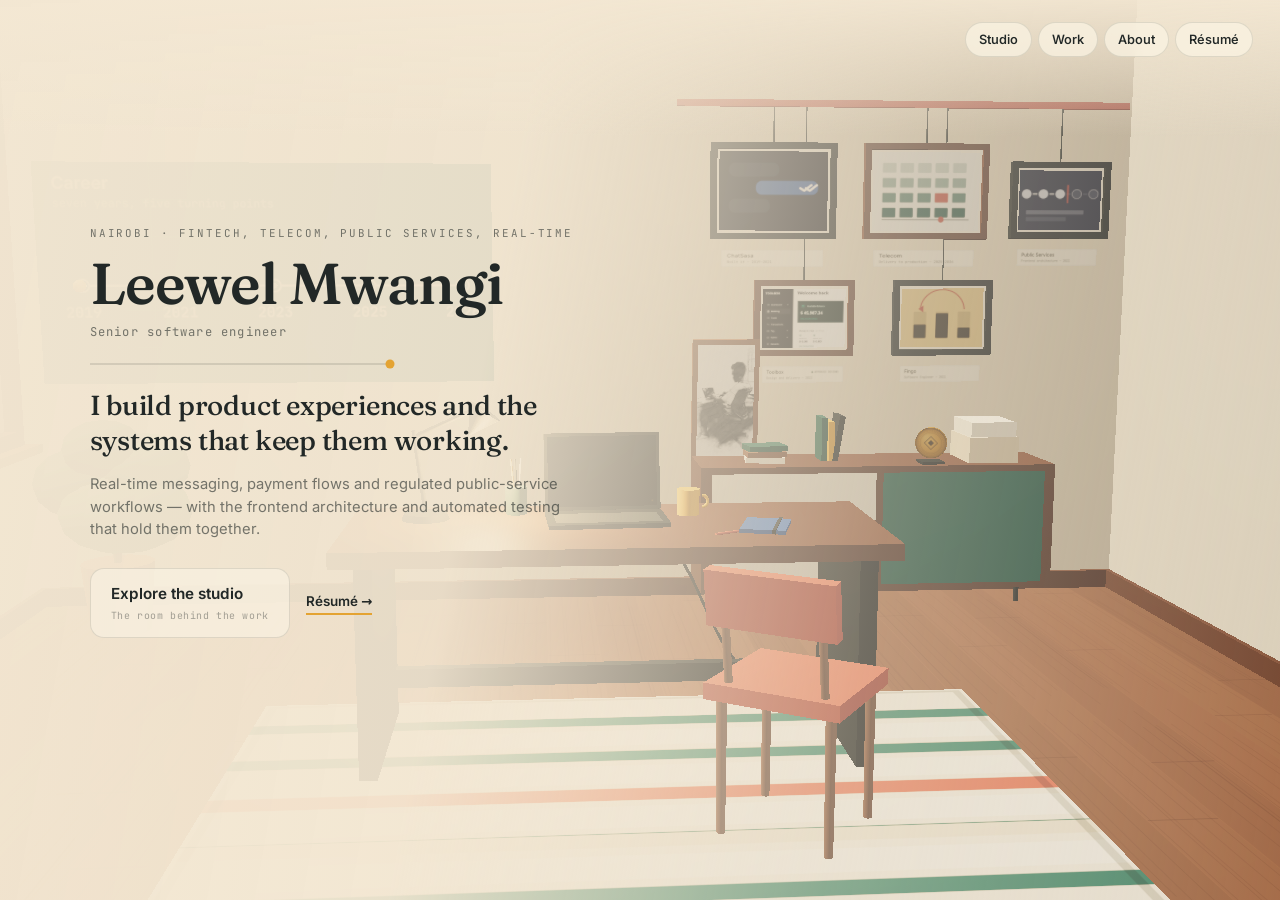
<file: index.html>
<!DOCTYPE html><html lang="en"><head><meta charSet="utf-8"/><meta name="viewport" content="width=device-width, initial-scale=1"/><link rel="stylesheet" href="/_next/static/css/dda6ed43df173816.css" data-precedence="next"/><link rel="stylesheet" href="/_next/static/css/31bce136018fc36a.css" data-precedence="next"/><link rel="stylesheet" href="/_next/static/css/b18c43d97103b0ef.css" data-precedence="next"/><link rel="stylesheet" href="/_next/static/css/24539f4addccb46e.css" data-precedence="next"/><link rel="stylesheet" href="/_next/static/css/39bd261ce0619094.css" data-precedence="next"/><link rel="stylesheet" href="/_next/static/css/f38aee37905703e0.css" data-precedence="next"/><link rel="preload" as="script" fetchPriority="low" href="/_next/static/chunks/webpack-2099aaf30e9140ea.js"/><script src="/_next/static/chunks/fd9d1056-462349e6a029f87e.js" async=""></script><script src="/_next/static/chunks/2117-c3ad4d7d2342abe8.js" async=""></script><script src="/_next/static/chunks/main-app-011ec1527de2dac9.js" async=""></script><script src="/_next/static/chunks/2972-194d198fec74020e.js" async=""></script><script src="/_next/static/chunks/5726-321fecac9c1182ab.js" async=""></script><script src="/_next/static/chunks/2225-bf3eab88cabf53c5.js" async=""></script><script src="/_next/static/chunks/787-8568f65dedabfa6e.js" async=""></script><script src="/_next/static/chunks/8281-7dc2cb63730da8fa.js" async=""></script><script src="/_next/static/chunks/9128-c7b6d7492a2e07e2.js" async=""></script><script src="/_next/static/chunks/1323-945424904b777ddf.js" async=""></script><script src="/_next/static/chunks/app/(en)/page-5c1670e83986356b.js" async=""></script><script src="/_next/static/chunks/592-7f3bfb9130a3bf20.js" async=""></script><script src="/_next/static/chunks/6845-509de89170e55fdf.js" async=""></script><script src="/_next/static/chunks/4430-9ac88a2e98d08e55.js" async=""></script><script src="/_next/static/chunks/app/(en)/layout-405a98cb6a3655e0.js" async=""></script><script src="/_next/static/chunks/215-0a4afc60eec959ce.js" async=""></script><script src="/_next/static/chunks/app/(en)/template-c9d6f056e0727e8b.js" async=""></script><script src="/_next/static/chunks/app/(en)/not-found-2d0ebe01b32d57c5.js" async=""></script><meta name="theme-color" content="#F3E7D2"/><title>Leewel Mwangi — Senior Software Engineer, Nairobi</title><meta name="description" content="Senior software engineer and full-stack product engineer in Nairobi. I build product experiences and the systems that keep them working — real-time messaging, payment flows and public-service workflows, with the frontend architecture and automated testing behind them."/><link rel="canonical" href="/"/><meta property="og:title" content="Leewel Mwangi — Senior Software Engineer, Nairobi"/><meta property="og:description" content="Selected work: a real-time messaging SDK published to npm, telecom order systems from requirements to production, a public services platform built in a National Government collaboration, and a business banking redesign."/><meta property="og:url" content="/"/><meta property="og:type" content="website"/><meta name="twitter:card" content="summary_large_image"/><meta name="twitter:title" content="Leewel Mwangi — Senior Software Engineer, Nairobi"/><meta name="twitter:description" content="Five examples of what I built and owned — real-time systems, public-service workflows, frontend architecture and release quality."/><link rel="icon" href="/favicon.ico"/><script src="/_next/static/chunks/polyfills-42372ed130431b0a.js" noModule=""></script></head><body class="font-sans antialiased"><style data-project-themes="">:root:has([data-project-page][data-project-theme="chatsasa"]){color-scheme:dark;--paper:11 22 48;--surface:22 33 58;--raised:31 41 66;--ink:233 238 247;--muted:144 152 167;--faint:109 117 136;--line:51 61 84;--accent:79 131 255;--accent-soft:22 39 81;--accent-ink:79 131 255;--accent-2:79 131 255;--ink-paper:11 22 48;--ink-accent:79 131 255;--residue:79 131 255}
:root:has([data-project-page][data-project-theme="telecom"]){color-scheme:dark;--paper:36 22 48;--surface:46 33 58;--raised:55 41 66;--ink:243 238 252;--muted:160 152 170;--faint:129 119 140;--line:73 61 85;--accent:169 125 255;--accent-soft:57 38 81;--accent-ink:169 125 255;--accent-2:255 94 58;--ink-paper:36 22 48;--ink-accent:169 125 255;--residue:169 125 255}
:root:has([data-project-page][data-project-theme="publicServices"]){color-scheme:light;--paper:230 218 184;--surface:241 235 216;--raised:250 247 239;--ink:22 38 28;--muted:91 97 79;--faint:120 123 101;--line:188 182 153;--accent:14 92 51;--accent-soft:195 198 163;--accent-ink:14 92 51;--accent-2:212 163 38;--ink-paper:230 218 184;--ink-accent:14 92 51;--residue:14 92 51}
:root:has([data-project-page][data-project-theme="cards"]){color-scheme:dark;--paper:12 58 43;--surface:23 68 53;--raised:33 75 61;--ink:240 250 243;--muted:160 183 173;--faint:124 152 141;--line:53 93 79;--accent:155 227 184;--accent-soft:35 85 66;--accent-ink:155 227 184;--accent-2:155 227 184;--ink-paper:12 58 43;--ink-accent:155 227 184;--residue:155 227 184}
:root:has([data-project-page][data-project-theme="fingo"]){color-scheme:dark;--paper:111 47 242;--surface:118 57 243;--raised:124 66 243;--ink:255 255 255;--muted:242 236 254;--faint:209 188 251;--line:137 84 244;--accent:216 255 61;--accent-soft:128 80 213;--accent-ink:216 255 61;--accent-2:22 10 44;--ink-paper:111 47 242;--ink-accent:216 255 61;--residue:216 255 61}
:root:has([data-project-residue="chatsasa"]){--residue:79 131 255}
:root:has([data-project-residue="telecom"]){--residue:169 125 255}
:root:has([data-project-residue="publicServices"]){--residue:14 92 51}
:root:has([data-project-residue="cards"]){--residue:155 227 184}
:root:has([data-project-residue="fingo"]){--residue:216 255 61}</style><a href="#main" class="sr-only focus:not-sr-only focus:fixed focus:left-4 focus:top-4 focus:z-[100] focus:rounded-full focus:bg-ink focus:px-4 focus:py-2 focus:text-paper">Skip to content</a><header data-site-chrome="true" class="sticky top-0 z-40 border-b border-line/70 bg-paper/80 backdrop-blur-md"><nav class="container-content flex h-16 items-center justify-between gap-2"><a class="group flex min-h-[44px] shrink-0 items-center gap-2 whitespace-nowrap font-display text-[15.5px] font-semibold tracking-tight focus-visible:outline focus-visible:outline-2 focus-visible:outline-offset-2 focus-visible:outline-accent xs:text-[17px] sm:text-lg" href="/"><span>Leewel<span class="max-[399px]:sr-only"> Mwangi</span></span> <span class="hidden font-mono text-[10px] font-medium uppercase tracking-eyebrow text-faint sm:inline">Engineer</span><span class="sr-only">, <!-- -->Home</span></a><div class="-mr-2 flex min-w-0 items-center gap-0.5 overflow-x-auto [-ms-overflow-style:none] [scrollbar-width:none] sm:mr-0 sm:gap-1 [&amp;::-webkit-scrollbar]:hidden"><a class="inline-flex min-h-[44px] items-center shrink-0 whitespace-nowrap rounded-full px-2 py-1.5 text-[13px] max-[399px]:px-1.5 font-medium transition-colors focus-visible:outline focus-visible:outline-2 focus-visible:outline-offset-2 focus-visible:outline-accent sm:px-3 sm:text-sm text-muted hover:text-ink" href="/?path=studio">Studio</a><a class="inline-flex min-h-[44px] items-center shrink-0 whitespace-nowrap rounded-full px-2 py-1.5 text-[13px] max-[399px]:px-1.5 font-medium transition-colors focus-visible:outline focus-visible:outline-2 focus-visible:outline-offset-2 focus-visible:outline-accent sm:px-3 sm:text-sm text-muted hover:text-ink" href="/work/">Work</a><a class="inline-flex min-h-[44px] items-center shrink-0 whitespace-nowrap rounded-full px-2 py-1.5 text-[13px] max-[399px]:px-1.5 font-medium transition-colors focus-visible:outline focus-visible:outline-2 focus-visible:outline-offset-2 focus-visible:outline-accent sm:px-3 sm:text-sm text-muted hover:text-ink" href="/about/">About</a><a class="inline-flex min-h-[44px] items-center shrink-0 whitespace-nowrap rounded-full px-2 py-1.5 text-[13px] max-[399px]:px-1.5 font-medium transition-colors focus-visible:outline focus-visible:outline-2 focus-visible:outline-offset-2 focus-visible:outline-accent sm:px-3 sm:text-sm text-muted hover:text-ink" href="/resume/">Résumé</a></div></nav></header><main id="main"><script data-legacy-work-redirect-script="">(function(){try{var r={"chatsasa":"/work/chatsasa-sdk/","telecom":"/work/telecom/","publicServices":"/work/public-services/","cards":"/work/cards/","fingo":"/work/fingo/"},g={"chatsasa":"#0b1630","telecom":"#241630","publicServices":"#e6dab8","cards":"#0c3a2b","fingo":"#6f2ff2"},w="/work/",q=new URLSearchParams(location.search);if(q.get("path")!=="work")return;var c=q.get("case"),k=!!c&&Object.prototype.hasOwnProperty.call(r,c);var d=document.documentElement;d.setAttribute("data-legacy-work-redirect",k?c:"work");if(k)d.style.background=g[c];var s=document.createElement("style");s.textContent="html[data-legacy-work-redirect] body{visibility:hidden}";document.head.appendChild(s);setTimeout(function(){d.removeAttribute("data-legacy-work-redirect");d.style.background=""},5000);location.replace((k?r[c]:w)+location.hash)}catch(e){}})();</script><div data-home-v3-root="true" data-home-v3-boot-state="SHELL_READY" data-home-v3-entry-pending="false" data-home-v3-interactive="false" data-home-v3-boot-slow="false" data-home-v3-attempt="0" data-home-v3-degraded-reasons="" data-home-v3-decorative="loading" data-home-v3-mode="landing" data-home-v3-phase="boot" data-home-v3-view="entry" data-home-v3-world="none" data-home-v3-project-world="none" data-home-v3-project-world-phase="none" data-home-v3-stop="0" data-home-v3-quality="medium" data-home-v3-taught="false" data-home-v3-reduced-motion="false" data-home-v3-canvas-ready="false" data-setout-act="set-out" data-setout-view="entry" data-home-v3-launcher-ready="false" data-studio-register="closed" class="StudioExperience_root__RGOuc" style="--setout-desk-y:0.5586"><div class="StudioExperience_stage__MHNcr" data-veiled="false" data-coherent="false" style="cursor:auto"></div><div class="StudioExperience_setOutLayer__g60lM" data-setout-drawing="true" data-setout-reveal="instant" aria-hidden="true"><div class="StudioExperience_setOutInk__ccNI9"><svg class="StudioExperience_setOutSvg__hZ8I4" data-setout-pose="desktop" viewBox="-1.0125 -0.3375 2.0251 0.675" preserveAspectRatio="xMidYMid meet" aria-hidden="true" focusable="false" style="aspect-ratio:3"><g data-setout-release="shell"><g data-setout-group="shell"><path d="M-0.4473 0.1167L0.3509 0.1019L0.373 -0.3371L-0.4773 -0.3499L-0.4473 0.1167" data-setout-mark="shell-back-wall" data-setout-role="shell" stroke-width="0.9" vector-effect="non-scaling-stroke" fill="none"></path><path d="M-0.4767 -0.0135L-0.5894 0.0225L-0.6191 -0.3317L-0.4953 -0.2884L-0.4767 -0.0135" data-setout-mark="shell-window" data-setout-role="shell" data-room-occludes="" stroke-width="0.9" vector-effect="non-scaling-stroke"></path><path d="M-0.4473 0.1167L-48.8567 33.7933" data-setout-mark="shell-floor-left" data-setout-role="shell" stroke-width="0.9" vector-effect="non-scaling-stroke" fill="none"></path><path d="M-0.4773 -0.3499L-49.4852 -25.7947" data-setout-mark="shell-ceiling-left" data-setout-role="shell" stroke-width="0.9" vector-effect="non-scaling-stroke" fill="none"></path><path d="M0.3509 0.1019L59.4488 33.7933" data-setout-mark="shell-floor-right" data-setout-role="shell" stroke-width="0.9" vector-effect="non-scaling-stroke" fill="none"></path><path d="M0.373 -0.3371L58.8203 -25.7947" data-setout-mark="shell-ceiling-right" data-setout-role="shell" stroke-width="0.9" vector-effect="non-scaling-stroke" fill="none"></path></g></g><g data-setout-release="route"><g data-setout-group="route"><path d="M-0.4466 -0.0494L-0.1094 -0.0516L-0.1119 -0.2147L-0.4571 -0.2165L-0.4466 -0.0494" data-setout-mark="mural-panel" data-setout-role="route" data-room-occludes="" stroke-width="1.15" vector-effect="non-scaling-stroke"></path><path d="M-0.4189 -0.1231L-0.3463 -0.1232L-0.2745 -0.1233L-0.2034 -0.1234L-0.1331 -0.1234" data-setout-mark="mural-route" data-setout-role="route" stroke-width="1.15" vector-effect="non-scaling-stroke" fill="none"></path><path d="M-0.4189 -0.1231L-0.4189 -0.1231" data-setout-mark="mural-node-0" data-setout-role="node" stroke-width="6" vector-effect="non-scaling-stroke" fill="none"></path><path d="M-0.3463 -0.1232L-0.3463 -0.1232" data-setout-mark="mural-node-1" data-setout-role="node" stroke-width="6" vector-effect="non-scaling-stroke" fill="none"></path><path d="M-0.2745 -0.1233L-0.2745 -0.1233" data-setout-mark="mural-node-2" data-setout-role="node" stroke-width="6" vector-effect="non-scaling-stroke" fill="none"></path><path d="M-0.2034 -0.1234L-0.2034 -0.1234" data-setout-mark="mural-node-3" data-setout-role="node" stroke-width="6" vector-effect="non-scaling-stroke" fill="none"></path><path d="M-0.1331 -0.1234L-0.1331 -0.1234" data-setout-mark="mural-node-4" data-setout-role="node" stroke-width="6" vector-effect="non-scaling-stroke" fill="none"></path></g></g><g data-setout-release="work"><g data-setout-group="work"><path d="M0.0527 -0.1582L0.1463 -0.158L0.1478 -0.2303L0.0533 -0.2309L0.0527 -0.1582" data-setout-mark="frame-chatsasa" data-setout-role="work" data-room-occludes="" stroke-width="1.35" vector-effect="non-scaling-stroke"></path><path d="M0.061 -0.1375L0.1375 -0.1375" data-setout-mark="plate-chatsasa" data-setout-role="plate" stroke-width="1" vector-effect="non-scaling-stroke" fill="none"></path><path d="M0.1673 -0.158L0.2593 -0.1579L0.2618 -0.2295L0.1689 -0.2301L0.1673 -0.158" data-setout-mark="frame-telecom" data-setout-role="work" data-room-occludes="" stroke-width="1.35" vector-effect="non-scaling-stroke"></path><path d="M0.1751 -0.1375L0.2503 -0.1375" data-setout-mark="plate-telecom" data-setout-role="plate" stroke-width="1" vector-effect="non-scaling-stroke" fill="none"></path><path d="M0.2769 -0.1586L0.35 -0.1585L0.3528 -0.2158L0.2792 -0.2162L0.2769 -0.1586" data-setout-mark="frame-publicServices" data-setout-role="work" data-room-occludes="" stroke-width="1.35" vector-effect="non-scaling-stroke"></path><path d="M0.2828 -0.1383L0.3425 -0.1383" data-setout-mark="plate-publicServices" data-setout-role="plate" stroke-width="1" vector-effect="non-scaling-stroke" fill="none"></path><path d="M0.085 -0.0703L0.1593 -0.0707L0.1606 -0.1274L0.0857 -0.1273L0.085 -0.0703" data-setout-mark="frame-cards" data-setout-role="work" data-room-occludes="" stroke-width="1.35" vector-effect="non-scaling-stroke"></path><path d="M0.0915 -0.0502L0.1523 -0.0506" data-setout-mark="plate-cards" data-setout-role="plate" stroke-width="1" vector-effect="non-scaling-stroke" fill="none"></path><path d="M0.1888 -0.0709L0.262 -0.0713L0.264 -0.1275L0.1903 -0.1274L0.1888 -0.0709" data-setout-mark="frame-fingo" data-setout-role="work" data-room-occludes="" stroke-width="1.35" vector-effect="non-scaling-stroke"></path><path d="M0.1949 -0.0509L0.2547 -0.0513" data-setout-mark="plate-fingo" data-setout-role="plate" stroke-width="1" vector-effect="non-scaling-stroke" fill="none"></path></g></g><g data-setout-release="furniture"><g data-setout-group="furniture"><path d="M-0.2802 0.192L0.2414 0.1793L0.4241 0.3641L-0.4053 0.3963L-0.2802 0.192" data-setout-mark="rug" data-setout-role="furniture" data-room-occludes="" stroke-width="1.6" vector-effect="non-scaling-stroke"></path><path d="M0.0454 0.1259L0.3065 0.1207L0.3114 0.0107L0.0461 0.0138L0.0454 0.1259" data-setout-mark="credenza-front" data-setout-role="furniture" data-room-occludes="" stroke-width="1.6" vector-effect="non-scaling-stroke"></path><path d="M0.0385 0.0041L0.2877 0.0014L0.3114 0.0107L0.0461 0.0138L0.0385 0.0041" data-setout-mark="credenza-top" data-setout-role="furniture" data-room-occludes="" stroke-width="1.6" vector-effect="non-scaling-stroke"></path></g></g><g data-setout-release="work"><g data-setout-group="work"><path d="M0.0419 0.0043L0.0837 0.0039L0.086 -0.0794L0.0434 -0.0792L0.0419 0.0043" data-setout-mark="sketch-frame" data-setout-role="work" data-room-occludes="" stroke-width="2" vector-effect="non-scaling-stroke"></path></g></g><g data-setout-release="furniture"><g data-setout-group="furniture"><path d="M-0.2085 0.0872L-0.2036 0.2494" data-setout-mark="desk-leg-left" data-setout-role="furniture" stroke-width="1.6" vector-effect="non-scaling-stroke" fill="none"></path><path d="M0.1724 0.0808L0.1685 0.2387" data-setout-mark="desk-leg-right" data-setout-role="furniture" stroke-width="1.6" vector-effect="non-scaling-stroke" fill="none"></path><path d="M-0.2107 0.0436L0.1573 0.0386L0.1989 0.0707L-0.2355 0.0776L-0.2107 0.0436" data-setout-mark="desk-top" data-setout-role="furniture" data-room-occludes="" stroke-width="1.6" vector-effect="non-scaling-stroke"></path><path d="M-0.235 0.0905L0.1985 0.0831" data-setout-mark="desk-front" data-setout-role="furniture" stroke-width="1.6" vector-effect="non-scaling-stroke" fill="none"></path></g></g><g data-setout-release="instruments"><g data-setout-group="instruments"><path d="M0.0806 0.0503L0.1136 0.0516L0.1091 0.0606L0.0746 0.0592L0.0806 0.0503" data-setout-mark="notebook" data-setout-role="instrument" data-room-occludes="" stroke-width="1.6" vector-effect="non-scaling-stroke"></path><path d="M-0.0713 0.0456L0.0151 0.0436L0.0236 0.0547L-0.0679 0.0569L-0.0713 0.0456" data-setout-mark="laptop-base" data-setout-role="instrument" data-room-occludes="" stroke-width="1.6" vector-effect="non-scaling-stroke"></path><path d="M-0.0713 0.0456L0.0151 0.0436L0.0135 -0.0138L-0.0725 -0.0124L-0.0713 0.0456" data-setout-mark="laptop-screen" data-setout-role="instrument" data-room-occludes="" stroke-width="1.6" vector-effect="non-scaling-stroke"></path><path d="M-0.1608 0.052L-0.1628 -0.0362" data-setout-mark="lamp-arm" data-setout-role="instrument" stroke-width="1.6" vector-effect="non-scaling-stroke" fill="none"></path><path d="M-0.1624 -0.0192L-0.1227 -0.0196" data-setout-mark="lamp-head" data-setout-role="instrument" stroke-width="1.6" vector-effect="non-scaling-stroke" fill="none"></path><path d="M-0.1291 -0.0196L-0.1163 -0.0196L-0.106 -0.0045L-0.1394 -0.0045Z" data-setout-mark="lamp-shade" data-setout-role="shade" data-room-occludes="" stroke-width="1.6" vector-effect="non-scaling-stroke"></path></g></g><g data-setout-release="furniture"><g data-setout-group="furniture"><path d="M0.1481 0.1461L0.0498 0.1315L0.0475 0.0897L0.1468 0.1022L0.1481 0.1461" data-setout-mark="chair-back" data-setout-role="furniture" data-room-occludes="" stroke-width="1.6" vector-effect="non-scaling-stroke"></path><path d="M0.15 0.1921L0.0476 0.1744L0.0906 0.1486L0.1864 0.1634L0.15 0.1921" data-setout-mark="chair-seat" data-setout-role="furniture" data-room-occludes="" stroke-width="1.6" vector-effect="non-scaling-stroke"></path></g></g><g data-setout-release="leaders"><g data-setout-group="leaders"><path d="M-0.0199 0.0562L-0.0199 0.1662" data-setout-role="leader" vector-effect="non-scaling-stroke" fill="none"></path><path d="M0.1966 -0.1415L0.3566 -0.2015" data-setout-role="leader" vector-effect="non-scaling-stroke" fill="none"></path><path d="M0.0944 0.0553L0.2244 0.1053" data-setout-role="leader" vector-effect="non-scaling-stroke" fill="none"></path></g></g></svg><svg class="StudioExperience_setOutSvg__hZ8I4" data-setout-pose="mobile" viewBox="-1.2827 -0.4276 2.5654 0.8551" preserveAspectRatio="xMidYMid meet" aria-hidden="true" focusable="false" style="aspect-ratio:3"><g data-setout-release="shell"><g data-setout-group="shell"><path d="M-0.4118 0.1075L0.3246 0.0942L0.3434 -0.3104L-0.4372 -0.3205L-0.4118 0.1075" data-setout-mark="shell-back-wall" data-setout-role="shell" stroke-width="0.9" vector-effect="non-scaling-stroke" fill="none"></path><path d="M-0.4362 -0.0123L-0.5266 0.0201L-0.5502 -0.2948L-0.4516 -0.263L-0.4362 -0.0123" data-setout-mark="shell-window" data-setout-role="shell" data-room-occludes="" stroke-width="0.9" vector-effect="non-scaling-stroke"></path><path d="M-0.4118 0.1075L-47.9974 35.3931" data-setout-mark="shell-floor-left" data-setout-role="shell" stroke-width="0.9" vector-effect="non-scaling-stroke" fill="none"></path><path d="M-0.4372 -0.3205L-48.626 -24.1949" data-setout-mark="shell-ceiling-left" data-setout-role="shell" stroke-width="0.9" vector-effect="non-scaling-stroke" fill="none"></path><path d="M0.3246 0.0942L13.0539 7.5851" data-setout-mark="shell-floor-right" data-setout-role="shell" stroke-width="0.9" vector-effect="non-scaling-stroke" fill="none"></path><path d="M0.3434 -0.3104L59.6795 -24.1949" data-setout-mark="shell-ceiling-right" data-setout-role="shell" stroke-width="0.9" vector-effect="non-scaling-stroke" fill="none"></path></g></g><g data-setout-release="route"><g data-setout-group="route"><path d="M-0.4104 -0.0454L-0.1007 -0.0475L-0.1029 -0.1973L-0.4193 -0.1986L-0.4104 -0.0454" data-setout-mark="mural-panel" data-setout-role="route" data-room-occludes="" stroke-width="1.15" vector-effect="non-scaling-stroke"></path><path d="M-0.3846 -0.113L-0.3181 -0.1131L-0.2523 -0.1133L-0.187 -0.1134L-0.1224 -0.1135" data-setout-mark="mural-route" data-setout-role="route" stroke-width="1.15" vector-effect="non-scaling-stroke" fill="none"></path><path d="M-0.3846 -0.113L-0.3846 -0.113" data-setout-mark="mural-node-0" data-setout-role="node" stroke-width="6" vector-effect="non-scaling-stroke" fill="none"></path><path d="M-0.3181 -0.1131L-0.3181 -0.1131" data-setout-mark="mural-node-1" data-setout-role="node" stroke-width="6" vector-effect="non-scaling-stroke" fill="none"></path><path d="M-0.2523 -0.1133L-0.2523 -0.1133" data-setout-mark="mural-node-2" data-setout-role="node" stroke-width="6" vector-effect="non-scaling-stroke" fill="none"></path><path d="M-0.187 -0.1134L-0.187 -0.1134" data-setout-mark="mural-node-3" data-setout-role="node" stroke-width="6" vector-effect="non-scaling-stroke" fill="none"></path><path d="M-0.1224 -0.1135L-0.1224 -0.1135" data-setout-mark="mural-node-4" data-setout-role="node" stroke-width="6" vector-effect="non-scaling-stroke" fill="none"></path></g></g><g data-setout-release="work"><g data-setout-group="work"><path d="M0.0485 -0.1456L0.1347 -0.1455L0.136 -0.2119L0.049 -0.2124L0.0485 -0.1456" data-setout-mark="frame-chatsasa" data-setout-role="work" data-room-occludes="" stroke-width="1.35" vector-effect="non-scaling-stroke"></path><path d="M0.0562 -0.1265L0.1267 -0.1266" data-setout-mark="plate-chatsasa" data-setout-role="plate" stroke-width="1" vector-effect="non-scaling-stroke" fill="none"></path><path d="M0.1541 -0.1455L0.2389 -0.1455L0.2411 -0.2113L0.1555 -0.2118L0.1541 -0.1455" data-setout-mark="frame-telecom" data-setout-role="work" data-room-occludes="" stroke-width="1.35" vector-effect="non-scaling-stroke"></path><path d="M0.1613 -0.1267L0.2307 -0.1267" data-setout-mark="plate-telecom" data-setout-role="plate" stroke-width="1" vector-effect="non-scaling-stroke" fill="none"></path><path d="M0.2552 -0.1462L0.3227 -0.1462L0.3251 -0.1989L0.2571 -0.1991L0.2552 -0.1462" data-setout-mark="frame-publicServices" data-setout-role="work" data-room-occludes="" stroke-width="1.35" vector-effect="non-scaling-stroke"></path><path d="M0.2607 -0.1275L0.3159 -0.1275" data-setout-mark="plate-publicServices" data-setout-role="plate" stroke-width="1" vector-effect="non-scaling-stroke" fill="none"></path><path d="M0.0784 -0.0648L0.1469 -0.0652L0.148 -0.1174L0.0789 -0.1173L0.0784 -0.0648" data-setout-mark="frame-cards" data-setout-role="work" data-room-occludes="" stroke-width="1.35" vector-effect="non-scaling-stroke"></path><path d="M0.0843 -0.0463L0.1404 -0.0467" data-setout-mark="plate-cards" data-setout-role="plate" stroke-width="1" vector-effect="non-scaling-stroke" fill="none"></path><path d="M0.1741 -0.0654L0.2416 -0.0657L0.2434 -0.1176L0.1754 -0.1174L0.1741 -0.0654" data-setout-mark="frame-fingo" data-setout-role="work" data-room-occludes="" stroke-width="1.35" vector-effect="non-scaling-stroke"></path><path d="M0.1797 -0.047L0.235 -0.0474" data-setout-mark="plate-fingo" data-setout-role="plate" stroke-width="1" vector-effect="non-scaling-stroke" fill="none"></path></g></g><g data-setout-release="furniture"><g data-setout-group="furniture"><path d="M-0.2521 0.1728L0.218 0.162L0.3628 0.3114L-0.3436 0.3359L-0.2521 0.1728" data-setout-mark="rug" data-setout-role="furniture" data-room-occludes="" stroke-width="1.6" vector-effect="non-scaling-stroke"></path><path d="M0.0417 0.1156L0.2819 0.111L0.286 0.0098L0.0423 0.0126L0.0417 0.1156" data-setout-mark="credenza-front" data-setout-role="furniture" data-room-occludes="" stroke-width="1.6" vector-effect="non-scaling-stroke"></path><path d="M0.0355 0.0038L0.2655 0.0013L0.286 0.0098L0.0423 0.0126L0.0355 0.0038" data-setout-mark="credenza-top" data-setout-role="furniture" data-room-occludes="" stroke-width="1.6" vector-effect="non-scaling-stroke"></path></g></g><g data-setout-release="work"><g data-setout-group="work"><path d="M0.0386 0.004L0.0771 0.0036L0.0792 -0.0731L0.0399 -0.0729L0.0386 0.004" data-setout-mark="sketch-frame" data-setout-role="work" data-room-occludes="" stroke-width="2" vector-effect="non-scaling-stroke"></path></g></g><g data-setout-release="furniture"><g data-setout-group="furniture"><path d="M-0.1839 0.0769L-0.1801 0.2207" data-setout-mark="desk-leg-left" data-setout-role="furniture" stroke-width="1.6" vector-effect="non-scaling-stroke" fill="none"></path><path d="M0.1526 0.0715L0.1495 0.2119" data-setout-mark="desk-leg-right" data-setout-role="furniture" stroke-width="1.6" vector-effect="non-scaling-stroke" fill="none"></path><path d="M-0.1891 0.0391L0.1416 0.0347L0.1759 0.0625L-0.2075 0.0684L-0.1891 0.0391" data-setout-mark="desk-top" data-setout-role="furniture" data-room-occludes="" stroke-width="1.6" vector-effect="non-scaling-stroke"></path><path d="M-0.2071 0.0797L0.1756 0.0735" data-setout-mark="desk-front" data-setout-role="furniture" stroke-width="1.6" vector-effect="non-scaling-stroke" fill="none"></path></g></g><g data-setout-release="instruments"><g data-setout-group="instruments"><path d="M0.0719 0.0449L0.1013 0.046L0.0968 0.0538L0.0662 0.0526L0.0719 0.0449" data-setout-mark="notebook" data-setout-role="instrument" data-room-occludes="" stroke-width="1.6" vector-effect="non-scaling-stroke"></path><path d="M-0.0638 0.0408L0.0135 0.039L0.021 0.0487L-0.0604 0.0506L-0.0638 0.0408" data-setout-mark="laptop-base" data-setout-role="instrument" data-room-occludes="" stroke-width="1.6" vector-effect="non-scaling-stroke"></path><path d="M-0.0638 0.0408L0.0135 0.039L0.0121 -0.0123L-0.0649 -0.0111L-0.0638 0.0408" data-setout-mark="laptop-screen" data-setout-role="instrument" data-room-occludes="" stroke-width="1.6" vector-effect="non-scaling-stroke"></path><path d="M-0.1436 0.0465L-0.1452 -0.0323" data-setout-mark="lamp-arm" data-setout-role="instrument" stroke-width="1.6" vector-effect="non-scaling-stroke" fill="none"></path><path d="M-0.1449 -0.0171L-0.1095 -0.0175" data-setout-mark="lamp-head" data-setout-role="instrument" stroke-width="1.6" vector-effect="non-scaling-stroke" fill="none"></path><path d="M-0.1152 -0.0175L-0.1038 -0.0175L-0.0946 -0.004L-0.1244 -0.004Z" data-setout-mark="lamp-shade" data-setout-role="shade" data-room-occludes="" stroke-width="1.6" vector-effect="non-scaling-stroke"></path></g></g><g data-setout-release="furniture"><g data-setout-group="furniture"><path d="M0.1282 0.1265L0.0434 0.1146L0.0414 0.078L0.1269 0.0884L0.1282 0.1265" data-setout-mark="chair-back" data-setout-role="furniture" data-room-occludes="" stroke-width="1.6" vector-effect="non-scaling-stroke"></path><path d="M0.13 0.1664L0.0416 0.1522L0.0799 0.131L0.1634 0.1432L0.13 0.1664" data-setout-mark="chair-seat" data-setout-role="furniture" data-room-occludes="" stroke-width="1.6" vector-effect="non-scaling-stroke"></path></g></g><g data-setout-release="leaders"><g data-setout-group="leaders"><path d="M-0.0177 0.0501L-0.0177 0.1401" data-setout-role="leader" vector-effect="non-scaling-stroke" fill="none"></path><path d="M0.1812 -0.1304L0.1112 -0.0804" data-setout-role="leader" vector-effect="non-scaling-stroke" fill="none"></path></g></g></svg></div><div class="StudioExperience_setOutAnnotations__hY09_" data-setout-pose="desktop"><span class="StudioExperience_setOutAnnotation__zioan" data-setout-annotation="desk" data-setout-mobile="true" style="left:calc(50% + -2.9453%);top:calc(50% - -24.6187%)">desk — the laptop opens selected work</span><span class="StudioExperience_setOutAnnotation__zioan" data-setout-annotation="work" data-setout-mobile="true" style="left:calc(50% + 52.8326%);top:calc(50% - 29.8563%)">work wall — five pieces</span><span class="StudioExperience_setOutAnnotation__zioan" data-setout-annotation="notebook" data-setout-mobile="false" style="left:calc(50% + 33.2485%);top:calc(50% - -15.6066%)">notebook — practice</span></div><div class="StudioExperience_setOutAnnotations__hY09_" data-setout-pose="mobile"><span class="StudioExperience_setOutAnnotation__zioan" data-setout-annotation="desk" data-setout-mobile="true" style="left:calc(50% + -2.0724%);top:calc(50% - -16.3809%)">desk — the laptop opens selected work</span><span class="StudioExperience_setOutAnnotation__zioan" data-setout-annotation="work" data-setout-mobile="true" style="left:calc(50% + 12.9996%);top:calc(50% - 9.4024%)">work wall — five pieces</span></div></div><header class="StudioExperience_topBar__8bl0g" data-quiet="true"><div class="StudioExperience_identity__zrdt8"></div><nav class="StudioExperience_directNav__oXhms" aria-label="Direct navigation"><a href="/?path=studio">Studio</a><a href="/work/">Work</a><a href="/about/">About</a><a href="/resume/">Résumé</a></nav></header><aside class="StudioExperience_bootSurface__XAESB" data-home-v3-boot-surface="true" data-setout-sheet="true" aria-label="Studio preparation"><div class="StudioExperience_setOutBandSpacer__KSkDy" aria-hidden="true"></div><div class="StudioExperience_setOutTitleBlock__cjOmB" data-setout-title-block="true"><p class="StudioExperience_eyebrow__XBVMQ" data-setout-variant="desktop">The studio</p><div role="status" aria-live="polite" aria-atomic="true"><p class="StudioExperience_bootTitle__JJC5X" data-setout-variant="desktop">Setting out the room</p><p class="StudioExperience_setOutBody__J_v9S" data-setout-variant="desktop">Selected work and the résumé are ready while the room is built.</p><p class="StudioExperience_setOutBody__J_v9S" data-setout-variant="mobile">Setting out the room</p></div><a class="StudioExperience_setOutLink__1dKyx" href="/work/">Go directly to selected work<!-- --> →</a></div></aside><p class="StudioExperience_srOnly__YA4Yv" data-home-v3-ready-status="true" role="status" aria-live="polite" aria-atomic="true"></p><section class="StudioExperience_landing__gT4QW" data-reveal="instant" aria-label="Introduction"><div class="StudioExperience_landingInner__Jli5K"><p class="StudioExperience_landingEyebrow__coasp">Nairobi · fintech, telecom, public services, real-time</p><h1 class="StudioExperience_landingName__KJSaF" data-studio-shell-heading="true">Leewel Mwangi</h1><p class="StudioExperience_landingRole__cEdr7">Senior software engineer</p><div class="StudioExperience_landingRule__U3sVk" aria-hidden="true"><i></i></div><p class="StudioExperience_landingHeadline__6gM1Y" data-studio-shell-copy="true">I build product experiences and the systems that keep them working.</p><p class="StudioExperience_landingSupport__xhcL5">Real-time messaging, payment flows and regulated public-service workflows — with the frontend architecture and automated testing that hold them together.</p><div class="StudioExperience_landingActions__WKgPL" data-studio-shell-actions="true"><button type="button" class="StudioExperience_landingSecondary__THF5Q"><strong>Explore the studio</strong><span>The room behind the work</span></button><a class="StudioExperience_landingResume__MdnnR" href="/resume/">Résumé<!-- --> →</a></div><p class="StudioExperience_landingPreparing__WOaJh" data-ready="false" aria-hidden="true">Preparing the studio</p></div></section><p class="StudioExperience_srOnly__YA4Yv" role="status" aria-live="polite"></p><div class="StudioExperience_veil__PfI4M" data-state="open" aria-hidden="true"></div><noscript><style>header[data-site-chrome], footer[data-site-chrome] { display: block !important; }
[data-home-v3-root] { position: relative !important; inset: auto !important; display: flow-root !important; min-height: 100vh; height: auto !important; overflow: visible !important; }
[data-home-v3-root] &gt; .StudioExperience_stage__MHNcr, [data-home-v3-root] &gt; .StudioExperience_landing__gT4QW, [data-home-v3-root] &gt; .StudioExperience_bootSurface__XAESB, [data-setout-drawing] { bottom: auto !important; height: 100vh !important; }
body:has([data-home-v3-root]) { overflow-y: auto !important; }</style><div class="StudioExperience_noscriptDoc__ghRNJ"><section class="StudioExperience_registerDocument__B_bro" aria-label="The Studio · drawing register"><p class="StudioExperience_registerKicker__jjyxv">The Studio · drawing register<!-- --> · <!-- -->3<!-- --> <!-- -->sheets</p><p class="StudioExperience_registerSign__Bl3or">Tried, dated, kept.</p><ol><li><b>01<!-- --> · <!-- -->The room, v01</b><span>How does a room read when the renderer is slow, absent, or asked for less motion?</span><small>study<!-- --> · <!-- -->Aug–Oct 2026<!-- --> · <!-- -->as built</small></li><li><b>02<!-- --> · <!-- -->Setting out</b><span>Can the loader be the room itself, drawn by its own camera? (This drawing is it.)</span><small>method<!-- --> · this sheet<!-- --> · <!-- -->Sep 2026<!-- --> · <!-- -->as built</small></li><li><b>03<!-- --> · <!-- -->The plate is the door</b><span>Can the thing you touched become the first frame of where you land?</span><small>prototype<!-- --> · <!-- -->Sep 2026<!-- --> · <!-- -->in Work</small></li></ol></section><p class="StudioExperience_noscript__bpjwx">JavaScript is required for the studio. Continue with the standard<!-- --> <a href="/work">work</a>,<!-- --> <a href="/about">about</a>, or<!-- --> <a href="/resume">résumé</a> <!-- -->pages.</p></div></noscript></div></main><footer data-site-chrome="true" data-closing="true" class="SiteFooter_footer__aUaTs relative z-[4]"><div class="SiteFooter_field__5oJLe" data-register="house-dark"><span class="SiteFooter_grain__4ZVbu" aria-hidden="true"></span><span class="SiteFooter_point__iR7EN" data-continuing-point="" aria-hidden="true"></span><div class="SiteFooter_inner__23SNm container-content"><p class="SiteFooter_closing__SZSpd">Shipped is just the <span class="SiteFooter_last__a9MtR">start<span class="SiteFooter_stop__ehSUl" data-closing-stop=""><span class="SiteFooter_origin__tza6L" aria-hidden="true"></span>.</span></span></p><nav class="SiteFooter_contact__U2eQQ" aria-label="Contact"><ul class="SiteFooter_destinations__Xp1TN"><li><a href="mailto:leewelkarani@gmail.com?subject=Portfolio%20enquiry" class="SiteFooter_destination__ayheC" data-contact="email"><span class="SiteFooter_word__EVHhw" data-word="">Email</span><span class="SiteFooter_slot__i1JA1" data-slot="" aria-hidden="true"></span></a></li><li><a href="https://www.linkedin.com/in/leewelmwangi" target="_blank" rel="noopener noreferrer" class="SiteFooter_destination__ayheC" data-contact="linkedin"><span class="SiteFooter_word__EVHhw" data-word="">LinkedIn</span><span class="SiteFooter_slot__i1JA1" data-slot="" aria-hidden="true"></span></a></li></ul></nav><p class="SiteFooter_signature__ZsR8R"><span class="SiteFooter_name__1U2ET">Leewel Mwangi</span><span class="SiteFooter_year__Ht8Qt">© <!-- -->2026</span></p><p class="SiteFooter_quiet__xKCQO"><a class="SiteFooter_privacy__caNSS" href="/about/#privacy">Privacy</a></p></div></div></footer><div class="entrance_host__TCyYn" data-entrance-host="" aria-hidden="true"></div><script src="/_next/static/chunks/webpack-2099aaf30e9140ea.js" async=""></script><script>(self.__next_f=self.__next_f||[]).push([0]);self.__next_f.push([2,null])</script><script>self.__next_f.push([1,"1:HL[\"/_next/static/css/dda6ed43df173816.css\",\"style\"]\n2:HL[\"/_next/static/css/31bce136018fc36a.css\",\"style\"]\n3:HL[\"/_next/static/css/b18c43d97103b0ef.css\",\"style\"]\n4:HL[\"/_next/static/css/24539f4addccb46e.css\",\"style\"]\n5:HL[\"/_next/static/css/39bd261ce0619094.css\",\"style\"]\n6:HL[\"/_next/static/css/f38aee37905703e0.css\",\"style\"]\n"])</script><script>self.__next_f.push([1,"7:I[2846,[],\"\"]\n9:I[9275,[\"2972\",\"static/chunks/2972-194d198fec74020e.js\",\"5726\",\"static/chunks/5726-321fecac9c1182ab.js\",\"2225\",\"static/chunks/2225-bf3eab88cabf53c5.js\",\"787\",\"static/chunks/787-8568f65dedabfa6e.js\",\"8281\",\"static/chunks/8281-7dc2cb63730da8fa.js\",\"9128\",\"static/chunks/9128-c7b6d7492a2e07e2.js\",\"1323\",\"static/chunks/1323-945424904b777ddf.js\",\"5200\",\"static/chunks/app/(en)/page-5c1670e83986356b.js\"],\"StudioExperience\"]\nb:I[3339,[\"2972\",\"static/chunks/2972-194d198fec74020e.js\",\"2225\",\"static/chunks/2225-bf3eab88cabf53c5.js\",\"592\",\"static/chunks/592-7f3bfb9130a3bf20.js\",\"8281\",\"static/chunks/8281-7dc2cb63730da8fa.js\",\"9128\",\"static/chunks/9128-c7b6d7492a2e07e2.js\",\"6845\",\"static/chunks/6845-509de89170e55fdf.js\",\"4430\",\"static/chunks/4430-9ac88a2e98d08e55.js\",\"1439\",\"static/chunks/app/(en)/layout-405a98cb6a3655e0.js\"],\"SiteNav\"]\nc:I[4707,[],\"\"]\nd:I[4752,[\"215\",\"static/chunks/215-0a4afc60eec959ce.js\",\"592\",\"static/chunks/592-7f3bfb9130a3bf20.js\",\"787\",\"static/chunks/787-8568f65dedabfa6e.js\",\"6845\",\"static/chunks/6845-509de89170e55fdf.js\",\"59\",\"static/chunks/app/(en)/template-c9d6f056e0727e8b.js\"],\"default\"]\ne:I[6423,[],\"\"]\nf:I[2972,[\"2972\",\"static/chunks/2972-194d198fec74020e.js\",\"2238\",\"static/chunks/app/(en)/not-found-2d0ebe01b32d57c5.js\"],\"\"]\n10:I[5127,[\"2972\",\"static/chunks/2972-194d198fec74020e.js\",\"2225\",\"static/chunks/2225-bf3eab88cabf53c5.js\",\"592\",\"static/chunks/592-7f3bfb9130a3bf20.js\",\"8281\",\"static/chunks/8281-7dc2cb63730da8fa.js\",\"9128\",\"static/chunks/9128-c7b6d7492a2e07e2.js\",\"6845\",\"static/chunks/6845-509de89170e55fdf.js\",\"4430\",\"static/chunks/4430-9ac88a2e98d08e55.js\",\"1439\",\"static/chunks/app/(en)/layout-405a98cb6a3655e0.js\"],\"SiteFooter\"]\n11:I[2803,[\"2972\",\"static/chunks/2972-194d198fec74020e.js\",\"2225\",\"static/chunks/2225-bf3eab88cabf53c5.js\",\"592\",\"static/chunks/592-7f3bfb9130a3bf20.js\",\"8281\",\"static/chunks/8281-7dc2cb63730da8fa.js\",\"9128\",\"static/chunks/9128-c7b6d7492a2e07e2.js\",\"6845\",\"static/chunks/6845-509de89170e55fdf.js\",\"4430\",\"static/chunks/4430-9ac88a2e98d08e55.js\",\"1439\","])</script><script>self.__next_f.push([1,"\"static/chunks/app/(en)/layout-405a98cb6a3655e0.js\"],\"EntranceHost\"]\n12:I[6082,[\"2972\",\"static/chunks/2972-194d198fec74020e.js\",\"2225\",\"static/chunks/2225-bf3eab88cabf53c5.js\",\"592\",\"static/chunks/592-7f3bfb9130a3bf20.js\",\"8281\",\"static/chunks/8281-7dc2cb63730da8fa.js\",\"9128\",\"static/chunks/9128-c7b6d7492a2e07e2.js\",\"6845\",\"static/chunks/6845-509de89170e55fdf.js\",\"4430\",\"static/chunks/4430-9ac88a2e98d08e55.js\",\"1439\",\"static/chunks/app/(en)/layout-405a98cb6a3655e0.js\"],\"IntentCursor\"]\n13:I[9439,[\"2972\",\"static/chunks/2972-194d198fec74020e.js\",\"2225\",\"static/chunks/2225-bf3eab88cabf53c5.js\",\"592\",\"static/chunks/592-7f3bfb9130a3bf20.js\",\"8281\",\"static/chunks/8281-7dc2cb63730da8fa.js\",\"9128\",\"static/chunks/9128-c7b6d7492a2e07e2.js\",\"6845\",\"static/chunks/6845-509de89170e55fdf.js\",\"4430\",\"static/chunks/4430-9ac88a2e98d08e55.js\",\"1439\",\"static/chunks/app/(en)/layout-405a98cb6a3655e0.js\"],\"AnalyticsProvider\"]\n15:I[1060,[],\"\"]\na:T87f,"])</script><script>self.__next_f.push([1,":root:has([data-project-page][data-project-theme=\"chatsasa\"]){color-scheme:dark;--paper:11 22 48;--surface:22 33 58;--raised:31 41 66;--ink:233 238 247;--muted:144 152 167;--faint:109 117 136;--line:51 61 84;--accent:79 131 255;--accent-soft:22 39 81;--accent-ink:79 131 255;--accent-2:79 131 255;--ink-paper:11 22 48;--ink-accent:79 131 255;--residue:79 131 255}\n:root:has([data-project-page][data-project-theme=\"telecom\"]){color-scheme:dark;--paper:36 22 48;--surface:46 33 58;--raised:55 41 66;--ink:243 238 252;--muted:160 152 170;--faint:129 119 140;--line:73 61 85;--accent:169 125 255;--accent-soft:57 38 81;--accent-ink:169 125 255;--accent-2:255 94 58;--ink-paper:36 22 48;--ink-accent:169 125 255;--residue:169 125 255}\n:root:has([data-project-page][data-project-theme=\"publicServices\"]){color-scheme:light;--paper:230 218 184;--surface:241 235 216;--raised:250 247 239;--ink:22 38 28;--muted:91 97 79;--faint:120 123 101;--line:188 182 153;--accent:14 92 51;--accent-soft:195 198 163;--accent-ink:14 92 51;--accent-2:212 163 38;--ink-paper:230 218 184;--ink-accent:14 92 51;--residue:14 92 51}\n:root:has([data-project-page][data-project-theme=\"cards\"]){color-scheme:dark;--paper:12 58 43;--surface:23 68 53;--raised:33 75 61;--ink:240 250 243;--muted:160 183 173;--faint:124 152 141;--line:53 93 79;--accent:155 227 184;--accent-soft:35 85 66;--accent-ink:155 227 184;--accent-2:155 227 184;--ink-paper:12 58 43;--ink-accent:155 227 184;--residue:155 227 184}\n:root:has([data-project-page][data-project-theme=\"fingo\"]){color-scheme:dark;--paper:111 47 242;--surface:118 57 243;--raised:124 66 243;--ink:255 255 255;--muted:242 236 254;--faint:209 188 251;--line:137 84 244;--accent:216 255 61;--accent-soft:128 80 213;--accent-ink:216 255 61;--accent-2:22 10 44;--ink-paper:111 47 242;--ink-accent:216 255 61;--residue:216 255 61}\n:root:has([data-project-residue=\"chatsasa\"]){--residue:79 131 255}\n:root:has([data-project-residue=\"telecom\"]){--residue:169 125 255}\n:root:has([data-project-residue=\"publicServices\"]){--residue:14 92 51}\n:root:has([data-project-residue=\"cards\"]){--residue:155 227 184}\n:root:has([data-project-residue=\"fingo\"]){--residue:216 255 61}"])</script><script>self.__next_f.push([1,"16:[]\n"])</script><script>self.__next_f.push([1,"0:[\"$\",\"$L7\",null,{\"buildId\":\"ngNyyrtBb7WEHQNGa5Lel\",\"assetPrefix\":\"\",\"urlParts\":[\"\",\"\"],\"initialTree\":[\"\",{\"children\":[\"(en)\",{\"children\":[\"__PAGE__\",{}]},\"$undefined\",\"$undefined\",true]}],\"initialSeedData\":[\"\",{\"children\":[\"(en)\",{\"children\":[\"__PAGE__\",{},[[\"$L8\",[[\"$\",\"script\",null,{\"data-legacy-work-redirect-script\":\"\",\"dangerouslySetInnerHTML\":{\"__html\":\"(function(){try{var r={\\\"chatsasa\\\":\\\"/work/chatsasa-sdk/\\\",\\\"telecom\\\":\\\"/work/telecom/\\\",\\\"publicServices\\\":\\\"/work/public-services/\\\",\\\"cards\\\":\\\"/work/cards/\\\",\\\"fingo\\\":\\\"/work/fingo/\\\"},g={\\\"chatsasa\\\":\\\"#0b1630\\\",\\\"telecom\\\":\\\"#241630\\\",\\\"publicServices\\\":\\\"#e6dab8\\\",\\\"cards\\\":\\\"#0c3a2b\\\",\\\"fingo\\\":\\\"#6f2ff2\\\"},w=\\\"/work/\\\",q=new URLSearchParams(location.search);if(q.get(\\\"path\\\")!==\\\"work\\\")return;var c=q.get(\\\"case\\\"),k=!!c\u0026\u0026Object.prototype.hasOwnProperty.call(r,c);var d=document.documentElement;d.setAttribute(\\\"data-legacy-work-redirect\\\",k?c:\\\"work\\\");if(k)d.style.background=g[c];var s=document.createElement(\\\"style\\\");s.textContent=\\\"html[data-legacy-work-redirect] body{visibility:hidden}\\\";document.head.appendChild(s);setTimeout(function(){d.removeAttribute(\\\"data-legacy-work-redirect\\\");d.style.background=\\\"\\\"},5000);location.replace((k?r[c]:w)+location.hash)}catch(e){}})();\"}}],[\"$\",\"$L9\",null,{\"copy\":{\"locale\":\"en\",\"landing\":{\"eyebrow\":\"Nairobi · fintech, telecom, public services, real-time\",\"identityRole\":\"Senior software engineer\",\"headline\":\"I build product experiences and the systems that keep them working.\",\"support\":\"Real-time messaging, payment flows and regulated public-service workflows — with the frontend architecture and automated testing that hold them together.\",\"primaryLabel\":\"View selected work\",\"primaryDetail\":\"Five examples, with the evidence\",\"secondaryLabel\":\"Explore the studio\",\"secondaryDetail\":\"The room behind the work\",\"resumeLabel\":\"Résumé\",\"preparing\":\"Preparing the studio\",\"entryPending\":\"The studio will open when the room is ready. You can browse selected work while you wait.\",\"cancelEntry\":\"Cancel studio entry\",\"regionLabel\":\"Introduction\"},\"boot\":{\"regionLabel\":\"Studio preparation\",\"eyebrow\":\"The studio\",\"preparing\":\"Preparing the room\",\"restoring\":\"Restoring the studio\",\"slow\":\"This is taking longer than usual. Your work and résumé are ready to read.\",\"readyWhilePreparing\":\"Selected work and the résumé are ready while the room prepares.\",\"workLink\":\"Go directly to selected work\",\"ready\":\"The studio is ready.\",\"pendingEntry\":\"The studio will open when the room is ready.\",\"stayWork\":\"Stay with selected work\",\"fallback\":\"The interactive studio is unavailable. The standard portfolio is ready.\"},\"setout\":{\"title\":\"Setting out the room\",\"titleRebuild\":\"Rebuilding the room\",\"body\":\"Selected work and the résumé are ready while the room is built.\",\"bodySlow\":\"This is taking longer than usual on this connection. Your selected work and résumé are ready to read now.\",\"bodyRebuild\":\"The renderer was reset. Selected work and the résumé are unaffected.\",\"captionDefault\":\"Setting out the room\",\"captionSlow\":\"Taking longer than usual · Selected work is ready\",\"captionRebuild\":\"Rebuilding the room\",\"annDesk\":\"desk — the laptop opens selected work\",\"annWork\":\"work wall — five pieces\",\"annMural\":\"mural — five years\",\"annNotebook\":\"notebook — practice\",\"annWindow\":\"window — daylight\"},\"zones\":{\"laptop\":{\"label\":\"The desk\",\"hint\":\"The laptop — open selected work\"},\"projects\":{\"label\":\"Work wall\",\"hint\":\"The wall — five selected projects\"},\"timeline\":{\"label\":\"Timeline\",\"hint\":\"The mural — five years that turned the work\"},\"practice\":{\"label\":\"Practice\",\"hint\":\"The notebook — testing and AI tools\"}},\"laptopPanel\":{\"eyebrow\":\"On the desk\",\"openCase\":\"Open case\",\"allWork\":\"View all selected work\",\"openPractice\":\"Open engineering practice\",\"readEvidence\":\"Read the evidence\"},\"libraryHeader\":{\"eyebrow\":\"Selected work\",\"title\":\"Five examples of what I built and owned\",\"line\":\"Each one answers a different question. Open any of them.\",\"regionLabel\":\"Selected work\"},\"libraryEnding\":{\"eyebrow\":\"That is the strongest evidence I have\",\"title\":\"If this is the engineer you need, let's talk.\",\"emailLabel\":\"Email me\",\"resumeLabel\":\"View résumé\"},\"launcher\":{\"title\":\"Selected work\",\"subtitle\":\"Four systems. Open one.\",\"onScreen\":\"Four systems, on the screen. Open one.\",\"wakeHint\":\"Select an application\",\"empty\":\"Choose a project\",\"emptyHint\":\"Four systems on the screen. Select one to see what it was.\",\"switch\":\"Switch application\",\"more\":\"More work\",\"back\":\"← Studio\"},\"timelineHeader\":{\"title\":\"Career\",\"line\":\"seven years, five turning points\"},\"directNavLabel\":\"Direct navigation\",\"homeLabel\":\"Home\",\"studio\":{\"identityRole\":\"Senior software engineer\",\"skip\":\"Skip\",\"hintExplore\":\"Select an object to explore.\",\"hintWorld\":\"Toolbox, on the work wall, opens its approved designs.\",\"focusedObject\":\"Focused object\",\"expandDetails\":\"Expand the details\",\"collapseDetails\":\"Collapse the details\"},\"directNav\":[{\"href\":\"/\",\"search\":\"?path=studio\",\"label\":\"Studio\"},{\"href\":\"/work\",\"label\":\"Work\"},{\"href\":\"/about\",\"label\":\"About\"},{\"href\":\"/resume\",\"label\":\"Résumé\"}],\"noscript\":{\"lead\":\"JavaScript is required for the studio. Continue with the standard\",\"work\":\"work\",\"about\":\"about\",\"resume\":\"résumé\",\"trailer\":\"pages.\"},\"register\":{\"label\":\"The Studio · drawing register\",\"sign\":\"Tried, dated, kept.\",\"latest\":\"latest\",\"sheets\":\"sheets\",\"open\":\"open\",\"close\":\"close\",\"cols\":[\"No.\",\"Title · the question\",\"Kind\",\"Date · state\"],\"showInRoom\":\"Show in room\",\"onPaper\":\"on paper\",\"thisSheet\":\"this sheet\",\"studyHere\":\"study here\",\"studiesHere\":\"studies here\",\"objects\":{\"laptop\":\"laptop\",\"wall\":\"wall\"},\"noWebgl\":\"no WebGL · the room is its own drawing\",\"drawn\":\"The Studio · drawn\",\"room\":\"Room\",\"phoneHead\":\"Drawing register\",\"rows\":{\"room\":{\"title\":\"The room, v01\",\"question\":\"How does a room read when the renderer is slow, absent, or asked for less motion?\",\"kind\":\"study\",\"when\":\"Aug–Oct 2026\",\"state\":\"as built\"},\"settingOut\":{\"title\":\"Setting out\",\"question\":\"Can the loader be the room itself, drawn by its own camera? (This drawing is it.)\",\"kind\":\"method\",\"when\":\"Sep 2026\",\"state\":\"as built\"},\"plateDoor\":{\"title\":\"The plate is the door\",\"question\":\"Can the thing you touched become the first frame of where you land?\",\"kind\":\"prototype\",\"when\":\"Sep 2026\",\"state\":\"in Work\"}}},\"recovery\":{\"navLabel\":\"Studio navigation\",\"open\":\"Navigate\",\"close\":\"Close\",\"openWork\":\"Open selected work\",\"recentre\":\"Recentre the room\",\"resume\":\"Résumé →\",\"privacy\":\"Privacy\"},\"projectsPanel\":{\"title\":\"Five pieces of evidence\",\"line\":\"One picture per project — what the system did, drawn. Focus a piece to read it.\"},\"framePanel\":{\"wholeWall\":\"← The whole wall\",\"ask\":\"Ask me about this work\",\"enterWorld\":\"Browse the approved designs\",\"worldMark\":\"Approved designs\"},\"projectWorld\":{\"label\":\"Toolbox, inside the work\",\"back\":\"Studio\",\"escKey\":\"Esc\",\"eyebrow\":\"Toolbox · Business banking\",\"claimLead\":\"I rebuilt how\",\"claimEmphasis\":\"money moves\",\"claimTail\":\"through it.\",\"meta\":\"Design and delivery\",\"productionMark\":\"Approved design · cleared\",\"rebuiltMark\":\"Rebuilt by Leewel · invented data\",\"surface\":{\"method\":\"Add funds\",\"bank\":\"Bank\",\"failed\":\"Link failed\",\"amount\":\"Amount\",\"confirm\":\"Confirm\",\"initiated\":\"Initiated\",\"cards\":\"Cards\",\"atm\":\"ATM locator\"},\"provenance\":{\"method\":\"Add funds · cleared\",\"bank\":\"Bank selection · cleared\",\"failed\":\"Link failure · cleared\",\"amount\":\"Transfer amount · cleared\",\"confirm\":\"Confirmation · cleared\",\"initiated\":\"Transfer initiated · cleared\",\"cards\":\"Card states and credit · cleared\",\"atm\":\"ATM locator · cleared\"},\"cueAddFunds\":\"Add Funds\",\"cueAtm\":\"ATM Locator\",\"cueAdmin\":\"Admin — Cards and credit\",\"controlTransfer\":\"ACH Debit / Direct Bank Transfer\",\"bankGroup\":\"Bank\",\"banks\":[\"Gingham Bank\",\"Herringbone Treasury\",\"Bank of Brocade\",\"Ikat Financial\",\"Jacquard Credit Union\",\"Tattersall \u0026 Co\",\"Checker Bank\",\"National Gingham\",\"Chartered Herringbone\",\"Brocade Mutual\"],\"goBack\":\"Go Back\",\"bankBack\":\"Go Back to funding methods\",\"linkBank\":\"Next — link selected bank\",\"chooseBank\":\"Choose another bank\",\"cancelFunding\":\"Cancel funding\",\"amountBack\":\"Go Back to bank selection\",\"amountNext\":\"Next — confirm the transfer\",\"confirmBack\":\"Go Back to the amount\",\"confirmGo\":\"Confirm \u0026 Transfer\",\"viewTransactions\":\"View in Transactions\",\"freeze\":\"Freeze card\",\"unfreeze\":\"Unfreeze card\",\"chipVirtual\":\"Virtual\",\"chipDebit\":\"Debit\",\"chipActive\":\"Active\",\"chipFrozen\":\"Frozen\",\"cardHolder\":\"Card Holder name\",\"cardHolderName\":\"Jordan Avery\",\"cardNumber\":\"Card number ending 0042\",\"cardAvailable\":\"Available\",\"cardUsed\":\"Used balance\",\"status\":{\"focus\":\"Toolbox dashboard. Add Funds and ATM Locator are in the open Actions menu; Admin opens cards and credit.\",\"method\":\"Choose a funding method. ACH Debit / Direct Bank Transfer is available here.\",\"bank\":\"Select your bank.\",\"bankSelected\":\"{bank} selected.\",\"failed\":\"Bank link failed. Choose another bank or Cancel.\",\"amount\":\"Bank transfer: $2,000.00 from External Checking to Toolbox Checking. Next to confirm.\",\"confirm\":\"Confirm the transfer. Transfer from and transfer to are shown side by side.\",\"initiated\":\"Success. The $2,000.00 bank transfer has been initiated. View in Transactions returns to the dashboard.\",\"cards\":\"Cards: three cleared card faces with their states, the credit application under review, and a rebuilt card. Freeze card toggles its state.\",\"atm\":\"ATM locator: the map, the desktop list of locations, and the same locator on a phone.\",\"frozen\":\"Card frozen.\",\"active\":\"Card active.\"},\"alt\":{\"dashboard\":\"Toolbox banking dashboard, with Add Funds in the open Actions menu.\",\"method\":\"Add funds to your accounts. Choose a funding method.\",\"bank\":\"Select your bank in Plaid.\",\"failure\":\"Plaid reports that linking the bank account failed, and offers another bank or cancellation.\",\"amount\":\"Bank Transfer: an amount of $2,000.00, from External Checking **1234 to Toolbox Checking **0297, under ACH limits of $25,000 a day and $100,000 a month.\",\"confirmDesk\":\"Desktop confirmation: transfer-from and transfer-to columns listing account number, beneficiary name, account type and address.\",\"confirmPhone\":\"Account Info on a phone: transfer from and transfer to side by side, the instant-settlement note, Go Back and Confirm \u0026 Transfer.\",\"initiated\":\"Success: your $2,000.00 bank transfer has been successfully initiated; funds will be available in 3–5 business days. The dashboard is behind it.\",\"cardsBand\":\"Three card faces, each labelled with type and state above it, showing available and used balance.\",\"credit\":\"The Credit section of Toolbox: a card application under review, with a Contact Support action.\",\"atmMap\":\"A street map of central Birmingham with five ATM pins and the user’s position.\",\"atm\":\"Find ATMs Near You: withdrawal and deposit limits, a ZIP-code search, and a list of locations.\",\"atmPhone\":\"The ATM locator on a phone: limits and search on top, the map beneath, and the locations as a row that scrolls sideways.\"}},\"timelinePanel\":{\"kind\":{\"role\":\"Role\",\"transition\":\"Move\",\"project\":\"Work\"},\"earlierYear\":\"Earlier year\",\"years\":\"Years\",\"laterYear\":\"Later year\",\"chronology\":\"Full chronology on the résumé →\"},\"practicePanel\":{\"eyebrow\":\"On the desk\",\"title\":\"Engineering practice\",\"line\":\"Testing, release validation and the AI tools I use in daily work.\"},\"library\":{\"backToStudio\":\"Studio\",\"back\":\"Back\",\"casesLabel\":\"Cases\",\"proves\":\"What this proves\",\"exportNote\":\"Approved design · sanitised export · invented demonstration data\",\"nextCase\":\"Next case →\",\"endOfShortlist\":\"End of the shortlist.\",\"allCases\":\"← All cases\"},\"fallback\":{\"selectProject\":\"Select a project to inspect its evidence\",\"muralTitle\":\"Five years that turned the work\",\"portraitAlt\":\"Graphite profile drawing of Leewel seated at a desk, working on a laptop.\",\"portraitCaption\":\"Graphite study — the studio's origin image.\",\"note\":\"The 3D studio needs WebGL, which this device or browser has turned off. Everything it holds is below.\"},\"world\":{\"label\":\"Fingo world\",\"previous\":\"Previous\",\"chapters\":\"World chapters\",\"next\":\"Next\",\"returnToStudio\":\"← Return to the studio\",\"openCase\":\"Open case study →\"},\"practice\":{\"title\":\"Testing, release validation and the AI tools I use in daily work\",\"items\":[{\"title\":\"Browser test architecture\",\"summary\":\"Playwright across seven enterprise CRM modules.\",\"body\":\"I built and maintained the Playwright architecture behind those modules: page objects, deterministic waits and environment-aware execution, so a red run means a defect rather than a flake.\"},{\"title\":\"Test data as infrastructure\",\"summary\":\"Parallel suites that stop competing for the same records.\",\"body\":\"A database-driven test-data orchestrator with retries, circuit breakers and concurrency-safe records.\"},{\"title\":\"Release validation\",\"summary\":\"Regression runs wired into the release path.\",\"body\":\"A change is judged on evidence before it ships, instead of after a customer finds it. SIT and UAT are where that judgement gets made.\"},{\"title\":\"AI-assisted engineering\",\"question\":\"How do I use it without outsourcing judgment?\",\"summary\":\"Claude and Codex in the loop; the outcome still mine.\",\"body\":\"Reading unfamiliar systems, planning and reviewing changes, generating tests, and a second opinion under review pressure. I read every generated change before it ships and own the result either way.\",\"stages\":[{\"label\":\"Context\",\"body\":\"Read the system first. A tool that has not seen the deployment will confidently describe a different one.\"},{\"label\":\"Planning\",\"body\":\"Decide the change and its boundaries before generating anything, so the plan is mine and the typing is not.\"},{\"label\":\"Review\",\"body\":\"Every generated line read as if a colleague wrote it — which means rejected as readily.\"},{\"label\":\"Verification\",\"body\":\"Tests and a run, not a plausible diff. Generated code is a hypothesis until something executes it.\"},{\"label\":\"Responsibility\",\"body\":\"It ships under my name. Where it came from is not a defence and I do not offer it as one.\"}]}]},\"timeline\":[{\"year\":\"2019\",\"headline\":\"Started as an engineer, then took the frontend lead.\",\"domain\":\"Software delivery → real-time\",\"accent\":\"#98aebf\",\"entries\":[{\"kind\":\"role\",\"title\":\"Andela — Junior Software Engineer\",\"detail\":\"Features shipped into existing applications, and defects tracked down in code someone else wrote.\"},{\"kind\":\"transition\",\"title\":\"Andela → Ideas Come to Life Limited\",\"detail\":\"From delivering features to owning the frontend.\"},{\"kind\":\"role\",\"title\":\"Ideas Come to Life Limited — Lead Frontend Engineer\",\"detail\":\"Frontend architecture and UI design from scratch, on a real-time communication product.\"},{\"kind\":\"project\",\"title\":\"ChatSasa begins\",\"detail\":\"The messaging SDK and its transport, built over the next two years.\"}]},{\"year\":\"2021\",\"headline\":\"Into regulated money, and into public-service workflows.\",\"domain\":\"Fintech · public services\",\"accent\":\"#9d70f1\",\"entries\":[{\"kind\":\"role\",\"title\":\"Fingo (Y Combinator S21) — Software Engineer\",\"detail\":\"Savings pots, transaction reversals, notifications and support chat in a Y Combinator S21 neobank.\"},{\"kind\":\"project\",\"title\":\"Public Services Platform\",\"detail\":\"Regulated public-service workflows modelled into reusable components and shared state.\"},{\"kind\":\"project\",\"title\":\"ChatSasa published\",\"detail\":\"Released to npm as chatsasa-react-sdk, with TypeScript types.\"}]},{\"year\":\"2023\",\"headline\":\"Left the neobank; audited and redesigned a banking platform.\",\"domain\":\"Fintech\",\"accent\":\"#806ceb\",\"entries\":[{\"kind\":\"transition\",\"title\":\"Fingo → Neostream Technology Group\",\"detail\":\"Two years at the neobank, then a senior role.\"},{\"kind\":\"role\",\"title\":\"Neostream Technology Group — Senior Software Engineer\",\"detail\":\"Business banking, USSD, operational dashboards, and release validation.\"},{\"kind\":\"project\",\"title\":\"Toolbox redesign\",\"detail\":\"A business banking platform redesigned across its workflows, then shipped into a React monorepo.\"}]},{\"year\":\"2025\",\"headline\":\"Into enterprise telecom, and requirements-to-production ownership.\",\"domain\":\"Telecom\",\"accent\":\"#36b6d5\",\"entries\":[{\"kind\":\"transition\",\"title\":\"Neostream → Skyvera\",\"detail\":\"From product engineering to enterprise change delivery.\"},{\"kind\":\"role\",\"title\":\"Skyvera — AI-First Software Engineer\",\"detail\":\"Change requests and production defects across enterprise order-management and CRM systems.\"},{\"kind\":\"project\",\"title\":\"Browser-test architecture\",\"detail\":\"Playwright across seven enterprise CRM modules, with test data managed as infrastructure.\"}]},{\"year\":\"2026\",\"headline\":\"Owning changes after they ship, not only up to merge.\",\"domain\":\"Telecom\",\"accent\":\"#2C5E50\",\"entries\":[{\"kind\":\"role\",\"title\":\"Skyvera — through April 2026\",\"detail\":\"SIT, UAT, production deployment, then monitoring and the fixes that followed.\"},{\"kind\":\"project\",\"title\":\"Release validation\",\"detail\":\"Regression runs wired into the release path, so a change is judged on evidence before it ships.\"}]}],\"wall\":[{\"slug\":\"chatsasa\",\"title\":\"ChatSasa — real-time communication made reusable\",\"accent\":\"cobalt\",\"evidence\":\"A message thread carrying its delivery receipts — sent, delivered, read.\",\"plateTitle\":\"ChatSasa\",\"plateRole\":\"Built it — 2019→2021\",\"attribution\":\"I built it — transport, backend, SDK, interface and docs\",\"line\":\"Real-time communication and a reusable React SDK.\",\"route\":\"/work/chatsasa-sdk\"},{\"slug\":\"telecom\",\"title\":\"Telecom order systems — requirements to production\",\"accent\":\"mineral\",\"evidence\":\"A regression grid: modules across, runs down, and the one defect it caught.\",\"plateTitle\":\"Telecom\",\"plateRole\":\"Delivery to production — 2025→2026\",\"attribution\":\"Delivery and production ownership across the order stack\",\"line\":\"Enterprise order systems, carried from requirement to production.\",\"route\":\"/work/telecom\"},{\"slug\":\"publicServices\",\"title\":\"Public Services Platform\",\"accent\":\"indigo\",\"evidence\":\"A governed record, mid-workflow, stopped at its validation gate.\",\"plateTitle\":\"Public Services\",\"plateRole\":\"Frontend architecture — 2021\",\"attribution\":\"Frontend technical ownership across architecture, delivery and production support\",\"line\":\"Public-service process turned into workflows that survive their own regulations.\",\"route\":\"/work/public-services\"},{\"slug\":\"cards\",\"title\":\"Toolbox — redesigning a business banking platform\",\"accent\":\"evergreen\",\"evidence\":\"The approved platform design itself — dashboard, balances, transactions.\",\"plateTitle\":\"Toolbox\",\"plateRole\":\"Design and delivery — 2023\",\"attribution\":\"Design and frontend delivery across the redesign\",\"line\":\"A business banking platform redesigned, then shipped into production.\",\"route\":\"/work/cards\"},{\"slug\":\"fingo\",\"title\":\"Fingo — early software engineering on a neobank\",\"accent\":\"marigold\",\"evidence\":\"Savings pots filling, and the reversal arc that returns money to the first.\",\"plateTitle\":\"Fingo\",\"plateRole\":\"Software Engineer — 2021\",\"attribution\":\"Software Engineer\",\"line\":\"Regulated money flows in a mobile banking app, React Native then Flutter.\",\"route\":\"/work/fingo\"}],\"caseActions\":{\"ask\":\"Ask me about this work\",\"askDetail\":\"Opens your mail app\",\"resume\":\"Résumé\",\"resumeDetail\":\"Full history\"},\"apps\":{\"chatsasa\":{\"name\":\"ChatSasa\",\"hint\":\"Real-time communication and a reusable React SDK.\"},\"telecom\":{\"name\":\"Telecom\",\"hint\":\"Enterprise order systems, carried from requirement to production.\"},\"publicServices\":{\"name\":\"Public Services\",\"hint\":\"Public-service process turned into workflows that survive their own regulations.\"},\"cards\":{\"name\":\"Toolbox\",\"hint\":\"A business banking platform redesigned, then shipped into production.\"},\"fingo\":{\"name\":\"Fingo\",\"hint\":\"Regulated money flows in a mobile banking app, React Native then Flutter.\"},\"practice\":{\"name\":\"Practice\",\"hint\":\"Testing, release validation and AI tools\"}},\"contact\":{\"emailLabel\":\"Email me\",\"copyLabel\":\"Copy email address\",\"copied\":\"Copied\",\"copiedMessage\":\"Copied: leewelkarani@gmail.com\",\"copyPrompt\":\"Copy the email address\"}},\"locale\":\"en\",\"available\":[\"en\"],\"language\":{\"groupLabel\":\"Language\",\"current\":\"Current language\",\"switchTo\":\"Switch to {language}\",\"openSheet\":\"Change language\",\"sheetTitle\":\"Language\",\"sheetClose\":\"Close\",\"perspectiveLabel\":\"Language / Perspective\"}}]],[[\"$\",\"link\",\"0\",{\"rel\":\"stylesheet\",\"href\":\"/_next/static/css/39bd261ce0619094.css\",\"precedence\":\"next\",\"crossOrigin\":\"$undefined\"}],[\"$\",\"link\",\"1\",{\"rel\":\"stylesheet\",\"href\":\"/_next/static/css/f38aee37905703e0.css\",\"precedence\":\"next\",\"crossOrigin\":\"$undefined\"}]]],null],null]},[[[[\"$\",\"link\",\"0\",{\"rel\":\"stylesheet\",\"href\":\"/_next/static/css/dda6ed43df173816.css\",\"precedence\":\"next\",\"crossOrigin\":\"$undefined\"}],[\"$\",\"link\",\"1\",{\"rel\":\"stylesheet\",\"href\":\"/_next/static/css/31bce136018fc36a.css\",\"precedence\":\"next\",\"crossOrigin\":\"$undefined\"}],[\"$\",\"link\",\"2\",{\"rel\":\"stylesheet\",\"href\":\"/_next/static/css/b18c43d97103b0ef.css\",\"precedence\":\"next\",\"crossOrigin\":\"$undefined\"}],[\"$\",\"link\",\"3\",{\"rel\":\"stylesheet\",\"href\":\"/_next/static/css/24539f4addccb46e.css\",\"precedence\":\"next\",\"crossOrigin\":\"$undefined\"}]],[\"$\",\"html\",null,{\"lang\":\"en\",\"children\":[\"$\",\"body\",null,{\"className\":\"font-sans antialiased\",\"children\":[[\"$\",\"style\",null,{\"data-project-themes\":\"\",\"dangerouslySetInnerHTML\":{\"__html\":\"$a\"}}],[\"$\",\"a\",null,{\"href\":\"#main\",\"className\":\"sr-only focus:not-sr-only focus:fixed focus:left-4 focus:top-4 focus:z-[100] focus:rounded-full focus:bg-ink focus:px-4 focus:py-2 focus:text-paper\",\"children\":\"Skip to content\"}],[\"$\",\"$Lb\",null,{\"locale\":\"en\",\"available\":[\"en\"],\"strings\":{\"home\":\"Home\",\"studio\":\"Studio\",\"work\":\"Work\",\"resume\":\"Résumé\",\"about\":\"About\",\"brandRole\":\"Engineer\",\"language\":{\"groupLabel\":\"Language\",\"current\":\"Current language\",\"switchTo\":\"Switch to {language}\",\"openSheet\":\"Change language\",\"sheetTitle\":\"Language\",\"sheetClose\":\"Close\",\"perspectiveLabel\":\"Language / Perspective\"}}}],[\"$\",\"main\",null,{\"id\":\"main\",\"children\":[\"$\",\"$Lc\",null,{\"parallelRouterKey\":\"children\",\"segmentPath\":[\"children\",\"(en)\",\"children\"],\"error\":\"$undefined\",\"errorStyles\":\"$undefined\",\"errorScripts\":\"$undefined\",\"template\":[\"$\",\"$Ld\",null,{\"children\":[\"$\",\"$Le\",null,{}]}],\"templateStyles\":[],\"templateScripts\":[],\"notFound\":[\"$\",\"div\",null,{\"className\":\"container-content flex min-h-[60vh] flex-col items-center justify-center py-24 text-center\",\"children\":[[\"$\",\"div\",null,{\"className\":\"eyebrow\",\"children\":\"404\"}],[\"$\",\"h1\",null,{\"className\":\"display mt-4 text-[clamp(2rem,5vw,3rem)]\",\"children\":\"This page hasn't been built yet.\"}],[\"$\",\"p\",null,{\"className\":\"mt-4 max-w-prose text-muted\",\"children\":\"The link may be a placeholder, or the page has moved. Head back to the story.\"}],[\"$\",\"div\",null,{\"className\":\"mt-8 flex flex-wrap justify-center gap-3\",\"children\":[[\"$\",\"$Lf\",null,{\"href\":\"/\",\"className\":\"btn btn-primary\",\"children\":\"← Home\"}],[\"$\",\"$Lf\",null,{\"href\":\"/work\",\"className\":\"btn\",\"children\":\"See the work\"}]]}]]}],\"notFoundStyles\":[]}]}],[\"$\",\"$L10\",null,{\"locale\":\"en\",\"strings\":{\"closing\":\"Shipped is just the start.\",\"contact\":\"Contact\",\"privacy\":\"Privacy\"}}],[\"$\",\"$L11\",null,{}],[\"$\",\"$L12\",null,{}],[\"$\",\"$L13\",null,{}]]}]}]],null],null]},[null,[\"$\",\"$Lc\",null,{\"parallelRouterKey\":\"children\",\"segmentPath\":[\"children\"],\"error\":\"$undefined\",\"errorStyles\":\"$undefined\",\"errorScripts\":\"$undefined\",\"template\":[\"$\",\"$Le\",null,{}],\"templateStyles\":\"$undefined\",\"templateScripts\":\"$undefined\",\"notFound\":[[\"$\",\"title\",null,{\"children\":\"404: This page could not be found.\"}],[\"$\",\"div\",null,{\"style\":{\"fontFamily\":\"system-ui,\\\"Segoe UI\\\",Roboto,Helvetica,Arial,sans-serif,\\\"Apple Color Emoji\\\",\\\"Segoe UI Emoji\\\"\",\"height\":\"100vh\",\"textAlign\":\"center\",\"display\":\"flex\",\"flexDirection\":\"column\",\"alignItems\":\"center\",\"justifyContent\":\"center\"},\"children\":[\"$\",\"div\",null,{\"children\":[[\"$\",\"style\",null,{\"dangerouslySetInnerHTML\":{\"__html\":\"body{color:#000;background:#fff;margin:0}.next-error-h1{border-right:1px solid rgba(0,0,0,.3)}@media (prefers-color-scheme:dark){body{color:#fff;background:#000}.next-error-h1{border-right:1px solid rgba(255,255,255,.3)}}\"}}],[\"$\",\"h1\",null,{\"className\":\"next-error-h1\",\"style\":{\"display\":\"inline-block\",\"margin\":\"0 20px 0 0\",\"padding\":\"0 23px 0 0\",\"fontSize\":24,\"fontWeight\":500,\"verticalAlign\":\"top\",\"lineHeight\":\"49px\"},\"children\":\"404\"}],[\"$\",\"div\",null,{\"style\":{\"display\":\"inline-block\"},\"children\":[\"$\",\"h2\",null,{\"style\":{\"fontSize\":14,\"fontWeight\":400,\"lineHeight\":\"49px\",\"margin\":0},\"children\":\"This page could not be found.\"}]}]]}]}]],\"notFoundStyles\":[]}]],null],\"couldBeIntercepted\":false,\"initialHead\":[null,\"$L14\"],\"globalErrorComponent\":\"$15\",\"missingSlots\":\"$W16\"}]\n"])</script><script>self.__next_f.push([1,"14:[[\"$\",\"meta\",\"0\",{\"name\":\"viewport\",\"content\":\"width=device-width, initial-scale=1\"}],[\"$\",\"meta\",\"1\",{\"name\":\"theme-color\",\"content\":\"#F3E7D2\"}],[\"$\",\"meta\",\"2\",{\"charSet\":\"utf-8\"}],[\"$\",\"title\",\"3\",{\"children\":\"Leewel Mwangi — Senior Software Engineer, Nairobi\"}],[\"$\",\"meta\",\"4\",{\"name\":\"description\",\"content\":\"Senior software engineer and full-stack product engineer in Nairobi. I build product experiences and the systems that keep them working — real-time messaging, payment flows and public-service workflows, with the frontend architecture and automated testing behind them.\"}],[\"$\",\"link\",\"5\",{\"rel\":\"canonical\",\"href\":\"/\"}],[\"$\",\"meta\",\"6\",{\"property\":\"og:title\",\"content\":\"Leewel Mwangi — Senior Software Engineer, Nairobi\"}],[\"$\",\"meta\",\"7\",{\"property\":\"og:description\",\"content\":\"Selected work: a real-time messaging SDK published to npm, telecom order systems from requirements to production, a public services platform built in a National Government collaboration, and a business banking redesign.\"}],[\"$\",\"meta\",\"8\",{\"property\":\"og:url\",\"content\":\"/\"}],[\"$\",\"meta\",\"9\",{\"property\":\"og:type\",\"content\":\"website\"}],[\"$\",\"meta\",\"10\",{\"name\":\"twitter:card\",\"content\":\"summary_large_image\"}],[\"$\",\"meta\",\"11\",{\"name\":\"twitter:title\",\"content\":\"Leewel Mwangi — Senior Software Engineer, Nairobi\"}],[\"$\",\"meta\",\"12\",{\"name\":\"twitter:description\",\"content\":\"Five examples of what I built and owned — real-time systems, public-service workflows, frontend architecture and release quality.\"}],[\"$\",\"link\",\"13\",{\"rel\":\"icon\",\"href\":\"/favicon.ico\"}]]\n8:null\n"])</script></body></html>
</file>
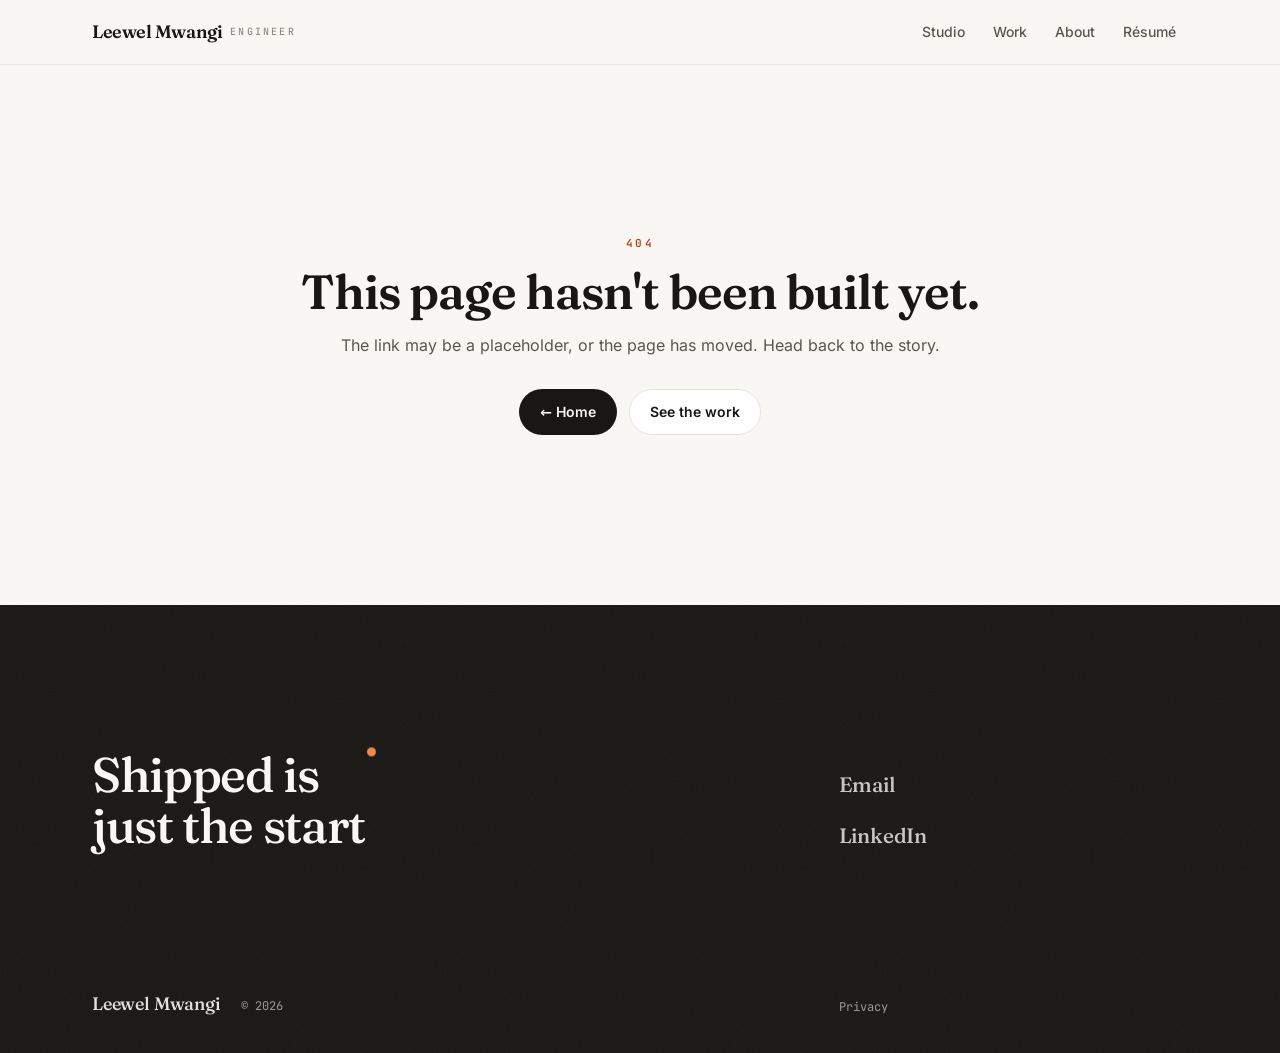
<file: 404/index.html>
<!DOCTYPE html><html lang="en"><head><meta charSet="utf-8"/><meta name="viewport" content="width=device-width, initial-scale=1"/><link rel="stylesheet" href="/_next/static/css/dda6ed43df173816.css" data-precedence="next"/><link rel="stylesheet" href="/_next/static/css/31bce136018fc36a.css" data-precedence="next"/><link rel="stylesheet" href="/_next/static/css/b18c43d97103b0ef.css" data-precedence="next"/><link rel="stylesheet" href="/_next/static/css/24539f4addccb46e.css" data-precedence="next"/><link rel="preload" as="script" fetchPriority="low" href="/_next/static/chunks/webpack-2099aaf30e9140ea.js"/><script src="/_next/static/chunks/fd9d1056-462349e6a029f87e.js" async=""></script><script src="/_next/static/chunks/2117-c3ad4d7d2342abe8.js" async=""></script><script src="/_next/static/chunks/main-app-011ec1527de2dac9.js" async=""></script><script src="/_next/static/chunks/2972-194d198fec74020e.js" async=""></script><script src="/_next/static/chunks/app/(en)/404/page-be017ae2c95e5752.js" async=""></script><script src="/_next/static/chunks/2225-bf3eab88cabf53c5.js" async=""></script><script src="/_next/static/chunks/592-7f3bfb9130a3bf20.js" async=""></script><script src="/_next/static/chunks/8281-7dc2cb63730da8fa.js" async=""></script><script src="/_next/static/chunks/9128-c7b6d7492a2e07e2.js" async=""></script><script src="/_next/static/chunks/6845-509de89170e55fdf.js" async=""></script><script src="/_next/static/chunks/4430-9ac88a2e98d08e55.js" async=""></script><script src="/_next/static/chunks/app/(en)/layout-405a98cb6a3655e0.js" async=""></script><script src="/_next/static/chunks/215-0a4afc60eec959ce.js" async=""></script><script src="/_next/static/chunks/787-8568f65dedabfa6e.js" async=""></script><script src="/_next/static/chunks/app/(en)/template-c9d6f056e0727e8b.js" async=""></script><meta name="robots" content="noindex"/><title>Leewel Mwangi — Senior Software Engineer | Full-Stack Product Engineer</title><meta name="description" content="Seven years of production engineering across fintech, telecom, public-service platforms and real-time communication. I work across frontend architecture, backend and API integration, technical design, testing, releases and production troubleshooting — taking a change from an unclear request through to what happens after it is deployed."/><meta property="og:title" content="Leewel Mwangi — Senior Software Engineer | Full-Stack Product Engineer"/><meta property="og:description" content="Seven years of production engineering across fintech, telecom, public-service platforms and real-time communication, in Nairobi."/><meta property="og:type" content="website"/><meta name="twitter:card" content="summary"/><meta name="twitter:title" content="Leewel Mwangi — Senior Software Engineer | Full-Stack Product Engineer"/><meta name="twitter:description" content="Seven years of production engineering across fintech, telecom, public-service platforms and real-time communication, in Nairobi."/><link rel="icon" href="/favicon.ico"/><script src="/_next/static/chunks/polyfills-42372ed130431b0a.js" noModule=""></script></head><body class="font-sans antialiased"><style data-project-themes="">:root:has([data-project-page][data-project-theme="chatsasa"]){color-scheme:dark;--paper:11 22 48;--surface:22 33 58;--raised:31 41 66;--ink:233 238 247;--muted:144 152 167;--faint:109 117 136;--line:51 61 84;--accent:79 131 255;--accent-soft:22 39 81;--accent-ink:79 131 255;--accent-2:79 131 255;--ink-paper:11 22 48;--ink-accent:79 131 255;--residue:79 131 255}
:root:has([data-project-page][data-project-theme="telecom"]){color-scheme:dark;--paper:36 22 48;--surface:46 33 58;--raised:55 41 66;--ink:243 238 252;--muted:160 152 170;--faint:129 119 140;--line:73 61 85;--accent:169 125 255;--accent-soft:57 38 81;--accent-ink:169 125 255;--accent-2:255 94 58;--ink-paper:36 22 48;--ink-accent:169 125 255;--residue:169 125 255}
:root:has([data-project-page][data-project-theme="publicServices"]){color-scheme:light;--paper:230 218 184;--surface:241 235 216;--raised:250 247 239;--ink:22 38 28;--muted:91 97 79;--faint:120 123 101;--line:188 182 153;--accent:14 92 51;--accent-soft:195 198 163;--accent-ink:14 92 51;--accent-2:212 163 38;--ink-paper:230 218 184;--ink-accent:14 92 51;--residue:14 92 51}
:root:has([data-project-page][data-project-theme="cards"]){color-scheme:dark;--paper:12 58 43;--surface:23 68 53;--raised:33 75 61;--ink:240 250 243;--muted:160 183 173;--faint:124 152 141;--line:53 93 79;--accent:155 227 184;--accent-soft:35 85 66;--accent-ink:155 227 184;--accent-2:155 227 184;--ink-paper:12 58 43;--ink-accent:155 227 184;--residue:155 227 184}
:root:has([data-project-page][data-project-theme="fingo"]){color-scheme:dark;--paper:111 47 242;--surface:118 57 243;--raised:124 66 243;--ink:255 255 255;--muted:242 236 254;--faint:209 188 251;--line:137 84 244;--accent:216 255 61;--accent-soft:128 80 213;--accent-ink:216 255 61;--accent-2:22 10 44;--ink-paper:111 47 242;--ink-accent:216 255 61;--residue:216 255 61}
:root:has([data-project-residue="chatsasa"]){--residue:79 131 255}
:root:has([data-project-residue="telecom"]){--residue:169 125 255}
:root:has([data-project-residue="publicServices"]){--residue:14 92 51}
:root:has([data-project-residue="cards"]){--residue:155 227 184}
:root:has([data-project-residue="fingo"]){--residue:216 255 61}</style><a href="#main" class="sr-only focus:not-sr-only focus:fixed focus:left-4 focus:top-4 focus:z-[100] focus:rounded-full focus:bg-ink focus:px-4 focus:py-2 focus:text-paper">Skip to content</a><header data-site-chrome="true" class="sticky top-0 z-40 border-b border-line/70 bg-paper/80 backdrop-blur-md"><nav class="container-content flex h-16 items-center justify-between gap-2"><a class="group flex min-h-[44px] shrink-0 items-center gap-2 whitespace-nowrap font-display text-[15.5px] font-semibold tracking-tight focus-visible:outline focus-visible:outline-2 focus-visible:outline-offset-2 focus-visible:outline-accent xs:text-[17px] sm:text-lg" href="/"><span>Leewel<span class="max-[399px]:sr-only"> Mwangi</span></span> <span class="hidden font-mono text-[10px] font-medium uppercase tracking-eyebrow text-faint sm:inline">Engineer</span><span class="sr-only">, <!-- -->Home</span></a><div class="-mr-2 flex min-w-0 items-center gap-0.5 overflow-x-auto [-ms-overflow-style:none] [scrollbar-width:none] sm:mr-0 sm:gap-1 [&amp;::-webkit-scrollbar]:hidden"><a class="inline-flex min-h-[44px] items-center shrink-0 whitespace-nowrap rounded-full px-2 py-1.5 text-[13px] max-[399px]:px-1.5 font-medium transition-colors focus-visible:outline focus-visible:outline-2 focus-visible:outline-offset-2 focus-visible:outline-accent sm:px-3 sm:text-sm text-muted hover:text-ink" href="/?path=studio">Studio</a><a class="inline-flex min-h-[44px] items-center shrink-0 whitespace-nowrap rounded-full px-2 py-1.5 text-[13px] max-[399px]:px-1.5 font-medium transition-colors focus-visible:outline focus-visible:outline-2 focus-visible:outline-offset-2 focus-visible:outline-accent sm:px-3 sm:text-sm text-muted hover:text-ink" href="/work/">Work</a><a class="inline-flex min-h-[44px] items-center shrink-0 whitespace-nowrap rounded-full px-2 py-1.5 text-[13px] max-[399px]:px-1.5 font-medium transition-colors focus-visible:outline focus-visible:outline-2 focus-visible:outline-offset-2 focus-visible:outline-accent sm:px-3 sm:text-sm text-muted hover:text-ink" href="/about/">About</a><a class="inline-flex min-h-[44px] items-center shrink-0 whitespace-nowrap rounded-full px-2 py-1.5 text-[13px] max-[399px]:px-1.5 font-medium transition-colors focus-visible:outline focus-visible:outline-2 focus-visible:outline-offset-2 focus-visible:outline-accent sm:px-3 sm:text-sm text-muted hover:text-ink" href="/resume/">Résumé</a></div></nav></header><main id="main"><div class="container-content flex min-h-[60vh] flex-col items-center justify-center py-24 text-center"><div class="eyebrow">404</div><h1 class="display mt-4 text-[clamp(2rem,5vw,3rem)]">This page hasn&#x27;t been built yet.</h1><p class="mt-4 max-w-prose text-muted">The link may be a placeholder, or the page has moved. Head back to the story.</p><div class="mt-8 flex flex-wrap justify-center gap-3"><a class="btn btn-primary" href="/">← Home</a><a class="btn" href="/work/">See the work</a></div></div></main><footer data-site-chrome="true" data-closing="true" class="SiteFooter_footer__aUaTs relative z-[4]"><div class="SiteFooter_field__5oJLe" data-register="house-dark"><span class="SiteFooter_grain__4ZVbu" aria-hidden="true"></span><span class="SiteFooter_point__iR7EN" data-continuing-point="" aria-hidden="true"></span><div class="SiteFooter_inner__23SNm container-content"><p class="SiteFooter_closing__SZSpd">Shipped is just the <span class="SiteFooter_last__a9MtR">start<span class="SiteFooter_stop__ehSUl" data-closing-stop=""><span class="SiteFooter_origin__tza6L" aria-hidden="true"></span>.</span></span></p><nav class="SiteFooter_contact__U2eQQ" aria-label="Contact"><ul class="SiteFooter_destinations__Xp1TN"><li><a href="mailto:leewelkarani@gmail.com?subject=Portfolio%20enquiry" class="SiteFooter_destination__ayheC" data-contact="email"><span class="SiteFooter_word__EVHhw" data-word="">Email</span><span class="SiteFooter_slot__i1JA1" data-slot="" aria-hidden="true"></span></a></li><li><a href="https://www.linkedin.com/in/leewelmwangi" target="_blank" rel="noopener noreferrer" class="SiteFooter_destination__ayheC" data-contact="linkedin"><span class="SiteFooter_word__EVHhw" data-word="">LinkedIn</span><span class="SiteFooter_slot__i1JA1" data-slot="" aria-hidden="true"></span></a></li></ul></nav><p class="SiteFooter_signature__ZsR8R"><span class="SiteFooter_name__1U2ET">Leewel Mwangi</span><span class="SiteFooter_year__Ht8Qt">© <!-- -->2026</span></p><p class="SiteFooter_quiet__xKCQO"><a class="SiteFooter_privacy__caNSS" href="/about/#privacy">Privacy</a></p></div></div></footer><div class="entrance_host__TCyYn" data-entrance-host="" aria-hidden="true"></div><script src="/_next/static/chunks/webpack-2099aaf30e9140ea.js" async=""></script><script>(self.__next_f=self.__next_f||[]).push([0]);self.__next_f.push([2,null])</script><script>self.__next_f.push([1,"1:HL[\"/_next/static/css/dda6ed43df173816.css\",\"style\"]\n2:HL[\"/_next/static/css/31bce136018fc36a.css\",\"style\"]\n3:HL[\"/_next/static/css/b18c43d97103b0ef.css\",\"style\"]\n4:HL[\"/_next/static/css/24539f4addccb46e.css\",\"style\"]\n"])</script><script>self.__next_f.push([1,"5:I[2846,[],\"\"]\n7:I[2972,[\"2972\",\"static/chunks/2972-194d198fec74020e.js\",\"1139\",\"static/chunks/app/(en)/404/page-be017ae2c95e5752.js\"],\"\"]\n8:I[4707,[],\"\"]\n9:I[6423,[],\"\"]\nb:I[3339,[\"2972\",\"static/chunks/2972-194d198fec74020e.js\",\"2225\",\"static/chunks/2225-bf3eab88cabf53c5.js\",\"592\",\"static/chunks/592-7f3bfb9130a3bf20.js\",\"8281\",\"static/chunks/8281-7dc2cb63730da8fa.js\",\"9128\",\"static/chunks/9128-c7b6d7492a2e07e2.js\",\"6845\",\"static/chunks/6845-509de89170e55fdf.js\",\"4430\",\"static/chunks/4430-9ac88a2e98d08e55.js\",\"1439\",\"static/chunks/app/(en)/layout-405a98cb6a3655e0.js\"],\"SiteNav\"]\nc:I[4752,[\"215\",\"static/chunks/215-0a4afc60eec959ce.js\",\"592\",\"static/chunks/592-7f3bfb9130a3bf20.js\",\"787\",\"static/chunks/787-8568f65dedabfa6e.js\",\"6845\",\"static/chunks/6845-509de89170e55fdf.js\",\"59\",\"static/chunks/app/(en)/template-c9d6f056e0727e8b.js\"],\"default\"]\nd:I[5127,[\"2972\",\"static/chunks/2972-194d198fec74020e.js\",\"2225\",\"static/chunks/2225-bf3eab88cabf53c5.js\",\"592\",\"static/chunks/592-7f3bfb9130a3bf20.js\",\"8281\",\"static/chunks/8281-7dc2cb63730da8fa.js\",\"9128\",\"static/chunks/9128-c7b6d7492a2e07e2.js\",\"6845\",\"static/chunks/6845-509de89170e55fdf.js\",\"4430\",\"static/chunks/4430-9ac88a2e98d08e55.js\",\"1439\",\"static/chunks/app/(en)/layout-405a98cb6a3655e0.js\"],\"SiteFooter\"]\ne:I[2803,[\"2972\",\"static/chunks/2972-194d198fec74020e.js\",\"2225\",\"static/chunks/2225-bf3eab88cabf53c5.js\",\"592\",\"static/chunks/592-7f3bfb9130a3bf20.js\",\"8281\",\"static/chunks/8281-7dc2cb63730da8fa.js\",\"9128\",\"static/chunks/9128-c7b6d7492a2e07e2.js\",\"6845\",\"static/chunks/6845-509de89170e55fdf.js\",\"4430\",\"static/chunks/4430-9ac88a2e98d08e55.js\",\"1439\",\"static/chunks/app/(en)/layout-405a98cb6a3655e0.js\"],\"EntranceHost\"]\nf:I[6082,[\"2972\",\"static/chunks/2972-194d198fec74020e.js\",\"2225\",\"static/chunks/2225-bf3eab88cabf53c5.js\",\"592\",\"static/chunks/592-7f3bfb9130a3bf20.js\",\"8281\",\"static/chunks/8281-7dc2cb63730da8fa.js\",\"9128\",\"static/chunks/9128-c7b6d7492a2e07e2.js\",\"6845\",\"static/chunks/6845-509de89170e55fdf.js\",\"4430\",\"static/chunks/4430-9ac88a2e98d08e55.js\",\"1439\",\"stat"])</script><script>self.__next_f.push([1,"ic/chunks/app/(en)/layout-405a98cb6a3655e0.js\"],\"IntentCursor\"]\n10:I[9439,[\"2972\",\"static/chunks/2972-194d198fec74020e.js\",\"2225\",\"static/chunks/2225-bf3eab88cabf53c5.js\",\"592\",\"static/chunks/592-7f3bfb9130a3bf20.js\",\"8281\",\"static/chunks/8281-7dc2cb63730da8fa.js\",\"9128\",\"static/chunks/9128-c7b6d7492a2e07e2.js\",\"6845\",\"static/chunks/6845-509de89170e55fdf.js\",\"4430\",\"static/chunks/4430-9ac88a2e98d08e55.js\",\"1439\",\"static/chunks/app/(en)/layout-405a98cb6a3655e0.js\"],\"AnalyticsProvider\"]\n12:I[1060,[],\"\"]\na:T87f,"])</script><script>self.__next_f.push([1,":root:has([data-project-page][data-project-theme=\"chatsasa\"]){color-scheme:dark;--paper:11 22 48;--surface:22 33 58;--raised:31 41 66;--ink:233 238 247;--muted:144 152 167;--faint:109 117 136;--line:51 61 84;--accent:79 131 255;--accent-soft:22 39 81;--accent-ink:79 131 255;--accent-2:79 131 255;--ink-paper:11 22 48;--ink-accent:79 131 255;--residue:79 131 255}\n:root:has([data-project-page][data-project-theme=\"telecom\"]){color-scheme:dark;--paper:36 22 48;--surface:46 33 58;--raised:55 41 66;--ink:243 238 252;--muted:160 152 170;--faint:129 119 140;--line:73 61 85;--accent:169 125 255;--accent-soft:57 38 81;--accent-ink:169 125 255;--accent-2:255 94 58;--ink-paper:36 22 48;--ink-accent:169 125 255;--residue:169 125 255}\n:root:has([data-project-page][data-project-theme=\"publicServices\"]){color-scheme:light;--paper:230 218 184;--surface:241 235 216;--raised:250 247 239;--ink:22 38 28;--muted:91 97 79;--faint:120 123 101;--line:188 182 153;--accent:14 92 51;--accent-soft:195 198 163;--accent-ink:14 92 51;--accent-2:212 163 38;--ink-paper:230 218 184;--ink-accent:14 92 51;--residue:14 92 51}\n:root:has([data-project-page][data-project-theme=\"cards\"]){color-scheme:dark;--paper:12 58 43;--surface:23 68 53;--raised:33 75 61;--ink:240 250 243;--muted:160 183 173;--faint:124 152 141;--line:53 93 79;--accent:155 227 184;--accent-soft:35 85 66;--accent-ink:155 227 184;--accent-2:155 227 184;--ink-paper:12 58 43;--ink-accent:155 227 184;--residue:155 227 184}\n:root:has([data-project-page][data-project-theme=\"fingo\"]){color-scheme:dark;--paper:111 47 242;--surface:118 57 243;--raised:124 66 243;--ink:255 255 255;--muted:242 236 254;--faint:209 188 251;--line:137 84 244;--accent:216 255 61;--accent-soft:128 80 213;--accent-ink:216 255 61;--accent-2:22 10 44;--ink-paper:111 47 242;--ink-accent:216 255 61;--residue:216 255 61}\n:root:has([data-project-residue=\"chatsasa\"]){--residue:79 131 255}\n:root:has([data-project-residue=\"telecom\"]){--residue:169 125 255}\n:root:has([data-project-residue=\"publicServices\"]){--residue:14 92 51}\n:root:has([data-project-residue=\"cards\"]){--residue:155 227 184}\n:root:has([data-project-residue=\"fingo\"]){--residue:216 255 61}"])</script><script>self.__next_f.push([1,"13:[]\n"])</script><script>self.__next_f.push([1,"0:[\"$\",\"$L5\",null,{\"buildId\":\"ngNyyrtBb7WEHQNGa5Lel\",\"assetPrefix\":\"\",\"urlParts\":[\"\",\"404\",\"\"],\"initialTree\":[\"\",{\"children\":[\"(en)\",{\"children\":[\"404\",{\"children\":[\"__PAGE__\",{}]}]},\"$undefined\",\"$undefined\",true]}],\"initialSeedData\":[\"\",{\"children\":[\"(en)\",{\"children\":[\"404\",{\"children\":[\"__PAGE__\",{},[[\"$L6\",[\"$\",\"div\",null,{\"className\":\"container-content flex min-h-[60vh] flex-col items-center justify-center py-24 text-center\",\"children\":[[\"$\",\"div\",null,{\"className\":\"eyebrow\",\"children\":\"404\"}],[\"$\",\"h1\",null,{\"className\":\"display mt-4 text-[clamp(2rem,5vw,3rem)]\",\"children\":\"This page hasn't been built yet.\"}],[\"$\",\"p\",null,{\"className\":\"mt-4 max-w-prose text-muted\",\"children\":\"The link may be a placeholder, or the page has moved. Head back to the story.\"}],[\"$\",\"div\",null,{\"className\":\"mt-8 flex flex-wrap justify-center gap-3\",\"children\":[[\"$\",\"$L7\",null,{\"href\":\"/\",\"className\":\"btn btn-primary\",\"children\":\"← Home\"}],[\"$\",\"$L7\",null,{\"href\":\"/work\",\"className\":\"btn\",\"children\":\"See the work\"}]]}]]}],null],null],null]},[null,[\"$\",\"$L8\",null,{\"parallelRouterKey\":\"children\",\"segmentPath\":[\"children\",\"(en)\",\"children\",\"404\",\"children\"],\"error\":\"$undefined\",\"errorStyles\":\"$undefined\",\"errorScripts\":\"$undefined\",\"template\":[\"$\",\"$L9\",null,{}],\"templateStyles\":\"$undefined\",\"templateScripts\":\"$undefined\",\"notFound\":\"$undefined\",\"notFoundStyles\":\"$undefined\"}]],null]},[[[[\"$\",\"link\",\"0\",{\"rel\":\"stylesheet\",\"href\":\"/_next/static/css/dda6ed43df173816.css\",\"precedence\":\"next\",\"crossOrigin\":\"$undefined\"}],[\"$\",\"link\",\"1\",{\"rel\":\"stylesheet\",\"href\":\"/_next/static/css/31bce136018fc36a.css\",\"precedence\":\"next\",\"crossOrigin\":\"$undefined\"}],[\"$\",\"link\",\"2\",{\"rel\":\"stylesheet\",\"href\":\"/_next/static/css/b18c43d97103b0ef.css\",\"precedence\":\"next\",\"crossOrigin\":\"$undefined\"}],[\"$\",\"link\",\"3\",{\"rel\":\"stylesheet\",\"href\":\"/_next/static/css/24539f4addccb46e.css\",\"precedence\":\"next\",\"crossOrigin\":\"$undefined\"}]],[\"$\",\"html\",null,{\"lang\":\"en\",\"children\":[\"$\",\"body\",null,{\"className\":\"font-sans antialiased\",\"children\":[[\"$\",\"style\",null,{\"data-project-themes\":\"\",\"dangerouslySetInnerHTML\":{\"__html\":\"$a\"}}],[\"$\",\"a\",null,{\"href\":\"#main\",\"className\":\"sr-only focus:not-sr-only focus:fixed focus:left-4 focus:top-4 focus:z-[100] focus:rounded-full focus:bg-ink focus:px-4 focus:py-2 focus:text-paper\",\"children\":\"Skip to content\"}],[\"$\",\"$Lb\",null,{\"locale\":\"en\",\"available\":[\"en\"],\"strings\":{\"home\":\"Home\",\"studio\":\"Studio\",\"work\":\"Work\",\"resume\":\"Résumé\",\"about\":\"About\",\"brandRole\":\"Engineer\",\"language\":{\"groupLabel\":\"Language\",\"current\":\"Current language\",\"switchTo\":\"Switch to {language}\",\"openSheet\":\"Change language\",\"sheetTitle\":\"Language\",\"sheetClose\":\"Close\",\"perspectiveLabel\":\"Language / Perspective\"}}}],[\"$\",\"main\",null,{\"id\":\"main\",\"children\":[\"$\",\"$L8\",null,{\"parallelRouterKey\":\"children\",\"segmentPath\":[\"children\",\"(en)\",\"children\"],\"error\":\"$undefined\",\"errorStyles\":\"$undefined\",\"errorScripts\":\"$undefined\",\"template\":[\"$\",\"$Lc\",null,{\"children\":[\"$\",\"$L9\",null,{}]}],\"templateStyles\":[],\"templateScripts\":[],\"notFound\":[\"$\",\"div\",null,{\"className\":\"container-content flex min-h-[60vh] flex-col items-center justify-center py-24 text-center\",\"children\":[[\"$\",\"div\",null,{\"className\":\"eyebrow\",\"children\":\"404\"}],[\"$\",\"h1\",null,{\"className\":\"display mt-4 text-[clamp(2rem,5vw,3rem)]\",\"children\":\"This page hasn't been built yet.\"}],[\"$\",\"p\",null,{\"className\":\"mt-4 max-w-prose text-muted\",\"children\":\"The link may be a placeholder, or the page has moved. Head back to the story.\"}],[\"$\",\"div\",null,{\"className\":\"mt-8 flex flex-wrap justify-center gap-3\",\"children\":[[\"$\",\"$L7\",null,{\"href\":\"/\",\"className\":\"btn btn-primary\",\"children\":\"← Home\"}],[\"$\",\"$L7\",null,{\"href\":\"/work\",\"className\":\"btn\",\"children\":\"See the work\"}]]}]]}],\"notFoundStyles\":[]}]}],[\"$\",\"$Ld\",null,{\"locale\":\"en\",\"strings\":{\"closing\":\"Shipped is just the start.\",\"contact\":\"Contact\",\"privacy\":\"Privacy\"}}],[\"$\",\"$Le\",null,{}],[\"$\",\"$Lf\",null,{}],[\"$\",\"$L10\",null,{}]]}]}]],null],null]},[null,[\"$\",\"$L8\",null,{\"parallelRouterKey\":\"children\",\"segmentPath\":[\"children\"],\"error\":\"$undefined\",\"errorStyles\":\"$undefined\",\"errorScripts\":\"$undefined\",\"template\":[\"$\",\"$L9\",null,{}],\"templateStyles\":\"$undefined\",\"templateScripts\":\"$undefined\",\"notFound\":[[\"$\",\"title\",null,{\"children\":\"404: This page could not be found.\"}],[\"$\",\"div\",null,{\"style\":{\"fontFamily\":\"system-ui,\\\"Segoe UI\\\",Roboto,Helvetica,Arial,sans-serif,\\\"Apple Color Emoji\\\",\\\"Segoe UI Emoji\\\"\",\"height\":\"100vh\",\"textAlign\":\"center\",\"display\":\"flex\",\"flexDirection\":\"column\",\"alignItems\":\"center\",\"justifyContent\":\"center\"},\"children\":[\"$\",\"div\",null,{\"children\":[[\"$\",\"style\",null,{\"dangerouslySetInnerHTML\":{\"__html\":\"body{color:#000;background:#fff;margin:0}.next-error-h1{border-right:1px solid rgba(0,0,0,.3)}@media (prefers-color-scheme:dark){body{color:#fff;background:#000}.next-error-h1{border-right:1px solid rgba(255,255,255,.3)}}\"}}],[\"$\",\"h1\",null,{\"className\":\"next-error-h1\",\"style\":{\"display\":\"inline-block\",\"margin\":\"0 20px 0 0\",\"padding\":\"0 23px 0 0\",\"fontSize\":24,\"fontWeight\":500,\"verticalAlign\":\"top\",\"lineHeight\":\"49px\"},\"children\":\"404\"}],[\"$\",\"div\",null,{\"style\":{\"display\":\"inline-block\"},\"children\":[\"$\",\"h2\",null,{\"style\":{\"fontSize\":14,\"fontWeight\":400,\"lineHeight\":\"49px\",\"margin\":0},\"children\":\"This page could not be found.\"}]}]]}]}]],\"notFoundStyles\":[]}]],null],\"couldBeIntercepted\":false,\"initialHead\":[[\"$\",\"meta\",null,{\"name\":\"robots\",\"content\":\"noindex\"}],\"$L11\"],\"globalErrorComponent\":\"$12\",\"missingSlots\":\"$W13\"}]\n"])</script><script>self.__next_f.push([1,"11:[[\"$\",\"meta\",\"0\",{\"name\":\"viewport\",\"content\":\"width=device-width, initial-scale=1\"}],[\"$\",\"meta\",\"1\",{\"charSet\":\"utf-8\"}],[\"$\",\"title\",\"2\",{\"children\":\"Leewel Mwangi — Senior Software Engineer | Full-Stack Product Engineer\"}],[\"$\",\"meta\",\"3\",{\"name\":\"description\",\"content\":\"Seven years of production engineering across fintech, telecom, public-service platforms and real-time communication. I work across frontend architecture, backend and API integration, technical design, testing, releases and production troubleshooting — taking a change from an unclear request through to what happens after it is deployed.\"}],[\"$\",\"meta\",\"4\",{\"property\":\"og:title\",\"content\":\"Leewel Mwangi — Senior Software Engineer | Full-Stack Product Engineer\"}],[\"$\",\"meta\",\"5\",{\"property\":\"og:description\",\"content\":\"Seven years of production engineering across fintech, telecom, public-service platforms and real-time communication, in Nairobi.\"}],[\"$\",\"meta\",\"6\",{\"property\":\"og:type\",\"content\":\"website\"}],[\"$\",\"meta\",\"7\",{\"name\":\"twitter:card\",\"content\":\"summary\"}],[\"$\",\"meta\",\"8\",{\"name\":\"twitter:title\",\"content\":\"Leewel Mwangi — Senior Software Engineer | Full-Stack Product Engineer\"}],[\"$\",\"meta\",\"9\",{\"name\":\"twitter:description\",\"content\":\"Seven years of production engineering across fintech, telecom, public-service platforms and real-time communication, in Nairobi.\"}],[\"$\",\"link\",\"10\",{\"rel\":\"icon\",\"href\":\"/favicon.ico\"}]]\n6:null\n"])</script></body></html>
</file>
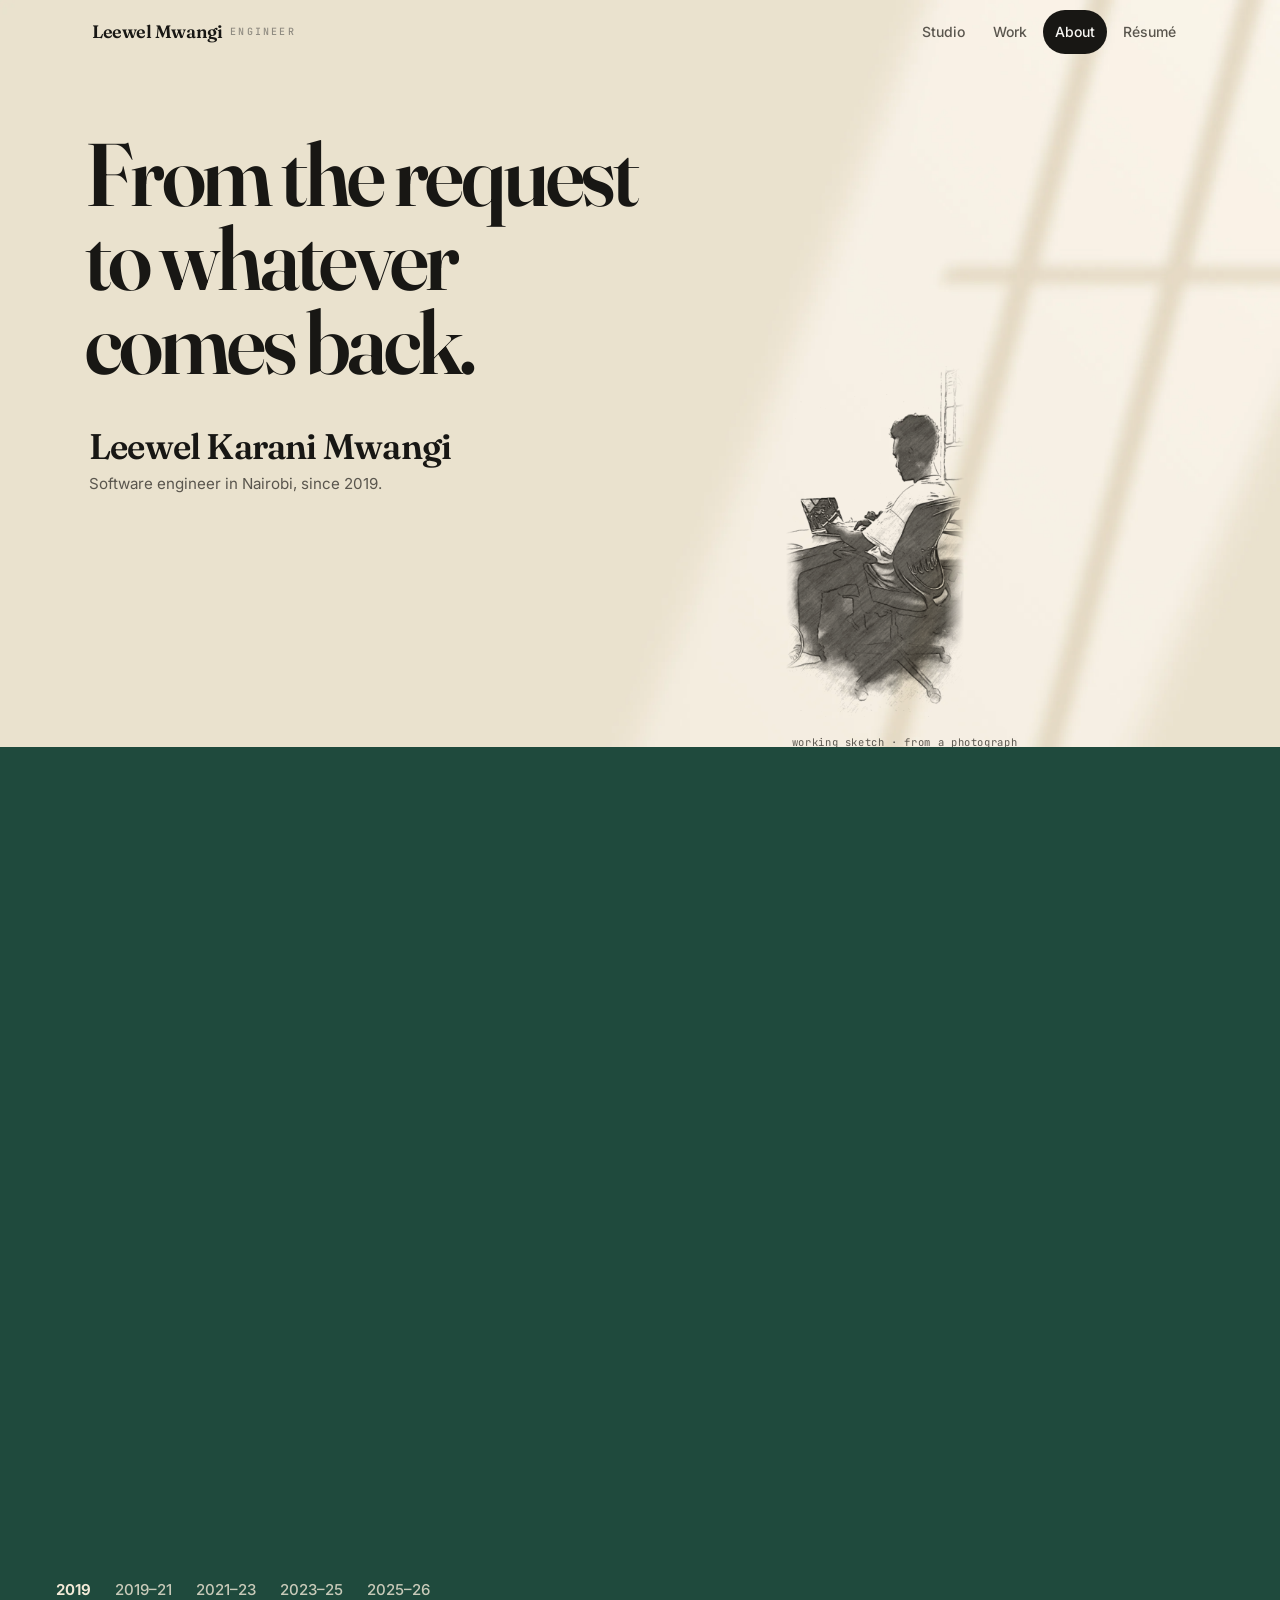
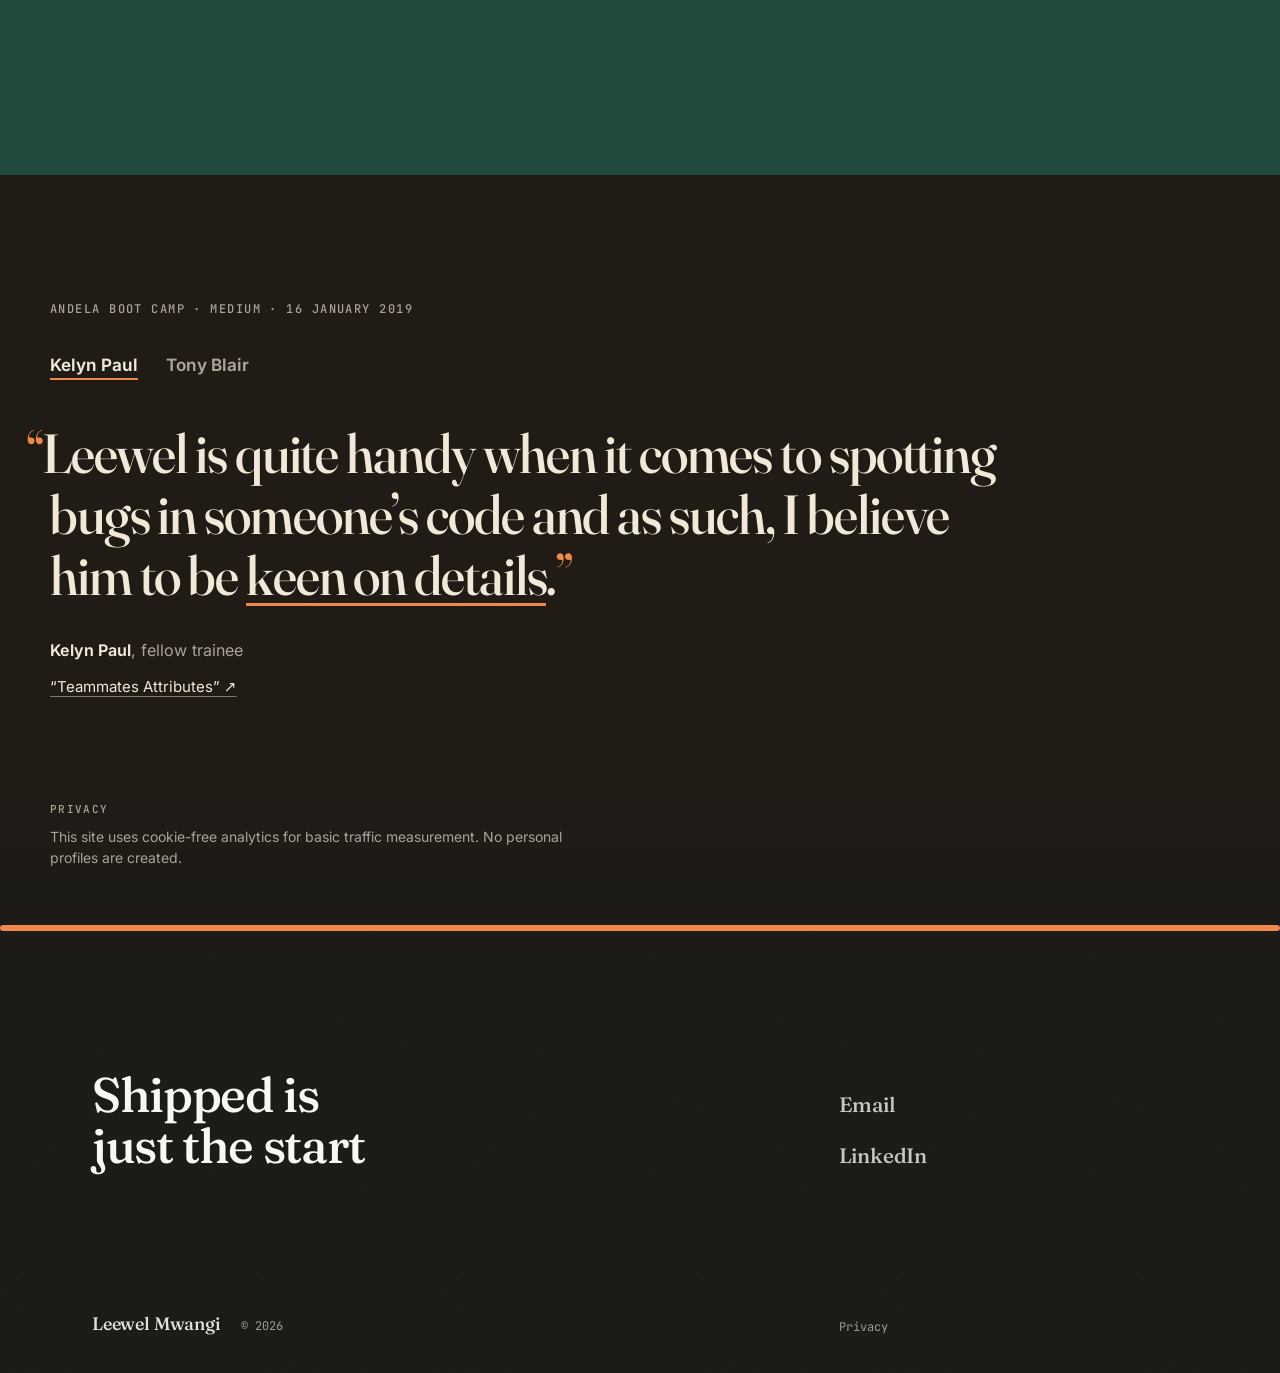
<file: about/index.html>
<!DOCTYPE html><html lang="en"><head><meta charSet="utf-8"/><meta name="viewport" content="width=device-width, initial-scale=1"/><link rel="preload" href="/_next/static/media/ee130f78dcd136da.p.woff2" as="font" crossorigin="" type="font/woff2"/><link rel="preload" as="image" href="/about/sketch-alpha.webp"/><link rel="stylesheet" href="/_next/static/css/dda6ed43df173816.css" data-precedence="next"/><link rel="stylesheet" href="/_next/static/css/31bce136018fc36a.css" data-precedence="next"/><link rel="stylesheet" href="/_next/static/css/b18c43d97103b0ef.css" data-precedence="next"/><link rel="stylesheet" href="/_next/static/css/24539f4addccb46e.css" data-precedence="next"/><link rel="stylesheet" href="/_next/static/css/65f4b69d9a3f80ac.css" data-precedence="next"/><link rel="preload" as="script" fetchPriority="low" href="/_next/static/chunks/webpack-2099aaf30e9140ea.js"/><script src="/_next/static/chunks/fd9d1056-462349e6a029f87e.js" async=""></script><script src="/_next/static/chunks/2117-c3ad4d7d2342abe8.js" async=""></script><script src="/_next/static/chunks/main-app-011ec1527de2dac9.js" async=""></script><script src="/_next/static/chunks/6263-a6e820fae84618b6.js" async=""></script><script src="/_next/static/chunks/app/(en)/about/page-e875132b730702b0.js" async=""></script><script src="/_next/static/chunks/2972-194d198fec74020e.js" async=""></script><script src="/_next/static/chunks/2225-bf3eab88cabf53c5.js" async=""></script><script src="/_next/static/chunks/592-7f3bfb9130a3bf20.js" async=""></script><script src="/_next/static/chunks/8281-7dc2cb63730da8fa.js" async=""></script><script src="/_next/static/chunks/9128-c7b6d7492a2e07e2.js" async=""></script><script src="/_next/static/chunks/6845-509de89170e55fdf.js" async=""></script><script src="/_next/static/chunks/4430-9ac88a2e98d08e55.js" async=""></script><script src="/_next/static/chunks/app/(en)/layout-405a98cb6a3655e0.js" async=""></script><script src="/_next/static/chunks/215-0a4afc60eec959ce.js" async=""></script><script src="/_next/static/chunks/787-8568f65dedabfa6e.js" async=""></script><script src="/_next/static/chunks/app/(en)/template-c9d6f056e0727e8b.js" async=""></script><script src="/_next/static/chunks/app/(en)/not-found-2d0ebe01b32d57c5.js" async=""></script><title>About · Leewel Mwangi</title><meta name="description" content="How I work: product engineering across the full stack, technical design, delivery and production ownership."/><meta property="og:title" content="Leewel Mwangi — Senior Software Engineer | Full-Stack Product Engineer"/><meta property="og:description" content="Seven years of production engineering across fintech, telecom, public-service platforms and real-time communication, in Nairobi."/><meta property="og:type" content="website"/><meta name="twitter:card" content="summary"/><meta name="twitter:title" content="Leewel Mwangi — Senior Software Engineer | Full-Stack Product Engineer"/><meta name="twitter:description" content="Seven years of production engineering across fintech, telecom, public-service platforms and real-time communication, in Nairobi."/><link rel="icon" href="/favicon.ico"/><script src="/_next/static/chunks/polyfills-42372ed130431b0a.js" noModule=""></script></head><body class="font-sans antialiased"><style data-project-themes="">:root:has([data-project-page][data-project-theme="chatsasa"]){color-scheme:dark;--paper:11 22 48;--surface:22 33 58;--raised:31 41 66;--ink:233 238 247;--muted:144 152 167;--faint:109 117 136;--line:51 61 84;--accent:79 131 255;--accent-soft:22 39 81;--accent-ink:79 131 255;--accent-2:79 131 255;--ink-paper:11 22 48;--ink-accent:79 131 255;--residue:79 131 255}
:root:has([data-project-page][data-project-theme="telecom"]){color-scheme:dark;--paper:36 22 48;--surface:46 33 58;--raised:55 41 66;--ink:243 238 252;--muted:160 152 170;--faint:129 119 140;--line:73 61 85;--accent:169 125 255;--accent-soft:57 38 81;--accent-ink:169 125 255;--accent-2:255 94 58;--ink-paper:36 22 48;--ink-accent:169 125 255;--residue:169 125 255}
:root:has([data-project-page][data-project-theme="publicServices"]){color-scheme:light;--paper:230 218 184;--surface:241 235 216;--raised:250 247 239;--ink:22 38 28;--muted:91 97 79;--faint:120 123 101;--line:188 182 153;--accent:14 92 51;--accent-soft:195 198 163;--accent-ink:14 92 51;--accent-2:212 163 38;--ink-paper:230 218 184;--ink-accent:14 92 51;--residue:14 92 51}
:root:has([data-project-page][data-project-theme="cards"]){color-scheme:dark;--paper:12 58 43;--surface:23 68 53;--raised:33 75 61;--ink:240 250 243;--muted:160 183 173;--faint:124 152 141;--line:53 93 79;--accent:155 227 184;--accent-soft:35 85 66;--accent-ink:155 227 184;--accent-2:155 227 184;--ink-paper:12 58 43;--ink-accent:155 227 184;--residue:155 227 184}
:root:has([data-project-page][data-project-theme="fingo"]){color-scheme:dark;--paper:111 47 242;--surface:118 57 243;--raised:124 66 243;--ink:255 255 255;--muted:242 236 254;--faint:209 188 251;--line:137 84 244;--accent:216 255 61;--accent-soft:128 80 213;--accent-ink:216 255 61;--accent-2:22 10 44;--ink-paper:111 47 242;--ink-accent:216 255 61;--residue:216 255 61}
:root:has([data-project-residue="chatsasa"]){--residue:79 131 255}
:root:has([data-project-residue="telecom"]){--residue:169 125 255}
:root:has([data-project-residue="publicServices"]){--residue:14 92 51}
:root:has([data-project-residue="cards"]){--residue:155 227 184}
:root:has([data-project-residue="fingo"]){--residue:216 255 61}</style><a href="#main" class="sr-only focus:not-sr-only focus:fixed focus:left-4 focus:top-4 focus:z-[100] focus:rounded-full focus:bg-ink focus:px-4 focus:py-2 focus:text-paper">Skip to content</a><header data-site-chrome="true" class="sticky top-0 z-40 border-b border-line/70 bg-paper/80 backdrop-blur-md"><nav class="container-content flex h-16 items-center justify-between gap-2"><a class="group flex min-h-[44px] shrink-0 items-center gap-2 whitespace-nowrap font-display text-[15.5px] font-semibold tracking-tight focus-visible:outline focus-visible:outline-2 focus-visible:outline-offset-2 focus-visible:outline-accent xs:text-[17px] sm:text-lg" href="/"><span>Leewel<span class="max-[399px]:sr-only"> Mwangi</span></span> <span class="hidden font-mono text-[10px] font-medium uppercase tracking-eyebrow text-faint sm:inline">Engineer</span><span class="sr-only">, <!-- -->Home</span></a><div class="-mr-2 flex min-w-0 items-center gap-0.5 overflow-x-auto [-ms-overflow-style:none] [scrollbar-width:none] sm:mr-0 sm:gap-1 [&amp;::-webkit-scrollbar]:hidden"><a class="inline-flex min-h-[44px] items-center shrink-0 whitespace-nowrap rounded-full px-2 py-1.5 text-[13px] max-[399px]:px-1.5 font-medium transition-colors focus-visible:outline focus-visible:outline-2 focus-visible:outline-offset-2 focus-visible:outline-accent sm:px-3 sm:text-sm text-muted hover:text-ink" href="/?path=studio">Studio</a><a class="inline-flex min-h-[44px] items-center shrink-0 whitespace-nowrap rounded-full px-2 py-1.5 text-[13px] max-[399px]:px-1.5 font-medium transition-colors focus-visible:outline focus-visible:outline-2 focus-visible:outline-offset-2 focus-visible:outline-accent sm:px-3 sm:text-sm text-muted hover:text-ink" href="/work/">Work</a><a aria-current="page" class="inline-flex min-h-[44px] items-center shrink-0 whitespace-nowrap rounded-full px-2 py-1.5 text-[13px] max-[399px]:px-1.5 font-medium transition-colors focus-visible:outline focus-visible:outline-2 focus-visible:outline-offset-2 focus-visible:outline-accent sm:px-3 sm:text-sm bg-ink text-paper" href="/about/">About</a><a class="inline-flex min-h-[44px] items-center shrink-0 whitespace-nowrap rounded-full px-2 py-1.5 text-[13px] max-[399px]:px-1.5 font-medium transition-colors focus-visible:outline focus-visible:outline-2 focus-visible:outline-offset-2 focus-visible:outline-accent sm:px-3 sm:text-sm text-muted hover:text-ink" href="/resume/">Résumé</a></div></nav></header><main id="main"><div class="About_root__TMh3e __variable_ec7b47" data-about-root="true"><section class="About_hero__voqoR" data-about-act="hero" data-portrait="sketch"><div class="About_heroLight__UxTYt" aria-hidden="true"></div><div class="About_heroFrame__Zlx9N"><h1 class="About_heroLine__stQBO"><span>From the request<!-- --> </span><span>to whatever<!-- --> </span><span>comes back.</span></h1><p class="About_heroName__BG_Ne"><b>Leewel Karani Mwangi</b><span class="About_srOnly__dbvsy"> — </span><span class="About_heroRole__4tavY">Software engineer in Nairobi, since 2019.</span></p><figure class="About_figure__FLPb7" data-about-figure="true" style="aspect-ratio:486 / 1000"><img class="About_figureSketch__wqWts" src="/about/sketch-alpha.webp" width="486" height="1000" alt="Leewel at a laptop, seen from behind." decoding="async"/><figcaption class="About_figureLabel__OB1O7">working sketch · from a photograph</figcaption></figure></div></section><section class="About_career__cAy_T" data-about-act="career" aria-labelledby="about-career"><h2 id="about-career" class="sr-only">Career</h2><ol class="sr-only" data-career-list="true"><li data-career-sentence="0">2019, Andela. From the design to the release.</li><li data-career-sentence="1">2019–21, Ideas Come to Life. From the design to the production.</li><li data-career-sentence="2">2021–23, Fingo, with the team. From the build to the production.</li><li>2021, Public Services, a project alongside, not an employer. From the design to the production.</li><li data-career-sentence="3">2023–25, Neostream. From the audit to the production, on some client projects.</li><li data-career-sentence="4">2025–26, Skyvera. From the request to whatever comes back.</li><li>Handing over at merge is not ownership.</li></ol><div class="About_film__Pc_z_" data-career-film="true" style="--len:192"><div class="About_riderTrack__H6liU" data-rider-track="true" data-holds="7.00 42.20 72.20 102.20 174.48"><div class="About_riderStage__Vu_ND" data-rider-stage="true"><div class="About_riderArt__9DE4B" data-rider-art="true" aria-hidden="true"><div class="About_riderAfter__QvTGw" data-rider-after="true"></div><div class="About_riderWords__U2p7i" style="font-family:&#x27;__aboutDisplay_ec7b47&#x27;, Georgia, Times New Roman, serif"><span class="About_riderWord__HhEGw" data-rider-word="0">request</span><span class="About_riderWord__HhEGw" data-rider-word="1"><span class="About_riderSlot__u4f3Z">design</span><span class="About_riderAlt__SRW_P" data-rider-alt="true">audit</span></span><span class="About_riderWord__HhEGw" data-rider-word="2">build</span><span class="About_riderWord__HhEGw" data-rider-word="3">test</span><span class="About_riderWord__HhEGw" data-rider-word="4">release</span><span class="About_riderWord__HhEGw" data-rider-word="5">production</span><span class="About_riderWord__HhEGw" data-rider-word="6">whatever comes back</span></div><span class="About_riderMerge__MufKY" data-rider-merge="true">merge</span><i class="About_riderDatum__BhY_S" data-rider-datum="true"></i><div class="About_riderAlong___xeP9" data-rider-along="true"><i class="About_riderAlongBar__dFbl6" data-rider-along-bar="true"></i><span class="About_riderAlongLabel__uUJ_p" data-rider-along-label="true">2021 · Public Services, a project alongside</span></div><div class="About_riderBar__rKRwQ" data-rider-bar="true"><i class="About_riderPre__teYHF" data-rider-pre="true"></i><i class="About_riderPost__RRb3A" data-rider-post="true"></i></div><i class="About_riderCap__FpFV3" data-rider-cap="from"></i><i class="About_riderCap__FpFV3" data-rider-cap="to"></i><div class="About_rider__BNebB" data-rider="true"><i class="About_riderTie__8XOUZ" data-rider-tie="true"></i><div class="About_riderYear__lSYfr" style="font-family:&#x27;__aboutDisplay_ec7b47&#x27;, Georgia, Times New Roman, serif"><span data-rider-year="a">2019</span><span data-rider-year="b"></span></div><div class="About_riderWho__mmQH0"><span data-rider-who="a"><b>Andela</b></span><span data-rider-who="b"></span></div><div class="About_riderRole__a5Fl_"><span data-rider-role="a">Junior Software Engineer</span><span data-rider-role="b"></span></div><p class="About_riderPhoneAlong__Eis5D" data-rider-phone-along="true">2021 · Public Services, a project alongside</p></div><span class="About_riderHint__B6zyW" style="font-family:&#x27;__aboutDisplay_ec7b47&#x27;, Georgia, Times New Roman, serif" data-rider-hint="true">the line is what that role owned</span><p class="About_riderJudgment__XWQY6" data-rider-judgment="before" style="font-family:&#x27;__aboutDisplay_ec7b47&#x27;, Georgia, Times New Roman, serif"><span>Handing over</span> <span>at merge</span></p><p class="About_riderJudgment__XWQY6" data-rider-judgment="after" style="font-family:&#x27;__aboutDisplay_ec7b47&#x27;, Georgia, Times New Roman, serif"><span>is not</span> <span>ownership.</span></p><span class="About_riderDot__82ZcI" data-rider-dot="true"></span><div class="About_riderNight__G9u8b" data-rider-night="true"></div></div><ol class="About_yearRail__MOADE" aria-label="Years" data-career-index="rail"><li><button type="button" data-career-jump="0" aria-current="true" aria-label="2019, Andela" tabindex="0">2019</button></li><li><button type="button" data-career-jump="1" aria-label="2019–21, Ideas Come to Life" tabindex="-1">2019–21</button></li><li><button type="button" data-career-jump="2" aria-label="2021–23, Fingo" tabindex="-1">2021–23</button></li><li><button type="button" data-career-jump="3" aria-label="2023–25, Neostream" tabindex="-1">2023–25</button></li><li><button type="button" data-career-jump="4" aria-label="2025–26, Skyvera" tabindex="-1">2025–26</button></li></ol></div></div><p class="sr-only" role="status" aria-live="polite" aria-atomic="true" data-career-live="true"></p></div><div class="About_chart__d8Kvj" data-career-chart="true" aria-hidden="true"><div class="About_chartHead__HHyEw"><span></span><ol class="About_chartStages__8NtWL" style="font-family:&#x27;__aboutDisplay_ec7b47&#x27;, Georgia, Times New Roman, serif"><li>request</li><li>design</li><li>build</li><li>test</li><li>release</li><li>production</li><li data-last="">whatever comes back</li></ol></div><div class="About_chartBody__Kx_Pg"><p class="About_chartMerge___ni8F">merge</p><ol class="About_chartRows__dAtI3"><li class="About_chartRow__Y_CBH"><span class="About_chartYears__8iFG5">2019</span><span class="About_chartWho__HaI9f"><b>Andela</b><span>Junior Software Engineer</span></span><span class="About_chartTrack___2CGD" style="--from:1;--to:5;--datum:3"><i class="About_chartBefore__Cdc2Q"></i><i class="About_chartAfter__m6vEb"></i><span class="About_chartEnds__uF4Fe" style="font-family:&#x27;__aboutDisplay_ec7b47&#x27;, Georgia, Times New Roman, serif"><span>design</span><span data-after="">release</span></span></span></li><li class="About_chartRow__Y_CBH"><span class="About_chartYears__8iFG5">2019–21</span><span class="About_chartWho__HaI9f"><b>Ideas Come to Life</b><span>Lead Frontend Engineer</span></span><span class="About_chartTrack___2CGD" style="--from:1;--to:6;--datum:3"><i class="About_chartBefore__Cdc2Q"></i><i class="About_chartAfter__m6vEb"></i><span class="About_chartEnds__uF4Fe" style="font-family:&#x27;__aboutDisplay_ec7b47&#x27;, Georgia, Times New Roman, serif"><span>design</span><span data-after="">production</span></span></span></li><li class="About_chartRow__Y_CBH" data-project=""><span class="About_chartYears__8iFG5">2021</span><span class="About_chartWho__HaI9f"><b>Public Services</b><span>project alongside · not an employer</span></span><span class="About_chartTrack___2CGD" style="--from:1;--to:6;--datum:3"><i class="About_chartBefore__Cdc2Q"></i><i class="About_chartAfter__m6vEb"></i></span></li><li class="About_chartRow__Y_CBH"><span class="About_chartYears__8iFG5">2021–23</span><span class="About_chartWho__HaI9f"><b>Fingo</b><span>Software Engineer · with the team</span></span><span class="About_chartTrack___2CGD" style="--from:2;--to:6;--datum:3"><i class="About_chartBefore__Cdc2Q"></i><i class="About_chartAfter__m6vEb"></i><span class="About_chartEnds__uF4Fe" style="font-family:&#x27;__aboutDisplay_ec7b47&#x27;, Georgia, Times New Roman, serif"><span>build</span><span data-after="">production</span></span></span></li><li class="About_chartRow__Y_CBH"><span class="About_chartYears__8iFG5">2023–25</span><span class="About_chartWho__HaI9f"><b>Neostream</b><span>Senior Software Engineer · production on some client projects</span></span><span class="About_chartTrack___2CGD" style="--from:1;--to:6;--datum:3"><i class="About_chartBefore__Cdc2Q"></i><i class="About_chartAfter__m6vEb"></i><em class="About_chartStartWord___KXFn">↳ <!-- -->audit</em><span class="About_chartEnds__uF4Fe" style="font-family:&#x27;__aboutDisplay_ec7b47&#x27;, Georgia, Times New Roman, serif"><span>audit</span><span data-after="">production</span></span></span></li><li class="About_chartRow__Y_CBH"><span class="About_chartYears__8iFG5">2025–26</span><span class="About_chartWho__HaI9f"><b>Skyvera</b><span>AI-First Software Engineer</span></span><span class="About_chartTrack___2CGD" style="--from:0;--to:7;--datum:3"><i class="About_chartBefore__Cdc2Q"></i><i class="About_chartAfter__m6vEb"></i><span class="About_chartEnds__uF4Fe" style="font-family:&#x27;__aboutDisplay_ec7b47&#x27;, Georgia, Times New Roman, serif"><span>request</span><span data-after="">whatever comes back</span></span></span></li></ol><p class="About_chartStatement__ZKESl" style="font-family:&#x27;__aboutDisplay_ec7b47&#x27;, Georgia, Times New Roman, serif"><span class="About_chartStatementBefore__qH75R"><span>Handing over</span> <span>at merge</span></span><i class="About_chartDot__07mcP"></i><span class="About_chartStatementAfter__WB7DL"><span>is not</span> <span>ownership.</span></span></p></div></div></section><section class="About_voices__sdP1j" data-about-act="voices" aria-labelledby="about-voices"><h2 id="about-voices" class="About_voicesWhen__illi4">Andela boot camp · Medium<!-- --> · <time dateTime="2019-01-16">16 January 2019</time></h2><div class="About_voiceTabs__O6mop" role="tablist" aria-labelledby="about-voices" data-voice-tabs="true"><button type="button" role="tab" id="voice-tab-kelyn" class="About_voiceTab__dKbNW" aria-selected="true" aria-controls="voice-kelyn" tabindex="0" data-voice-tab="0">Kelyn Paul</button><button type="button" role="tab" id="voice-tab-tony" class="About_voiceTab__dKbNW" aria-selected="false" aria-controls="voice-tony" tabindex="-1" data-voice-tab="1">Tony Blair</button></div><div class="About_voicePanels__yDi1k" data-voice-panels="true"><figure id="voice-kelyn" role="tabpanel" aria-labelledby="voice-tab-kelyn" class="About_voice__RhI3A" data-voice="0" data-active="true"><blockquote class="About_voiceQuote__tohz4" cite="https://medium.com/@KelynPaul/teammates-attributes-c761e0d11b82" data-voice-quote="true" style="font-family:&#x27;__aboutDisplay_ec7b47&#x27;, Georgia, Times New Roman, serif"><p><span class="About_voiceMarkQ__vvfCO">“</span>Leewel is quite handy when it comes to spotting bugs in someone’s code and as such, I believe him to be <span class="About_voiceMark__9hhex" data-voice-mark="true">keen on details</span>.<span class="About_voiceMarkQ__vvfCO">”</span></p></blockquote><figcaption class="About_voiceCite__2XbYZ" data-voice-cite="true"><b>Kelyn Paul</b>, <!-- -->fellow trainee<a class="About_voiceSourceLink__uM7gj" href="https://medium.com/@KelynPaul/teammates-attributes-c761e0d11b82" target="_blank" rel="noopener noreferrer" data-voice-link="true">“<!-- -->Teammates Attributes<!-- -->” <span aria-hidden="true">↗</span><span class="sr-only"> (<!-- -->opens in a new tab<!-- -->)</span></a></figcaption></figure><figure id="voice-tony" role="tabpanel" aria-labelledby="voice-tab-tony" class="About_voice__RhI3A" data-voice="1" data-active="false"><blockquote class="About_voiceQuote__tohz4" cite="https://medium.com/@blairt371.dev/andela-bootcamp-day-3-my-interactions-adb4b5950346" data-voice-quote="true" style="font-family:&#x27;__aboutDisplay_ec7b47&#x27;, Georgia, Times New Roman, serif"><p><span class="About_voiceMarkQ__vvfCO">“</span>Being in his second year of study and having the knowledge just <span class="About_voiceMark__9hhex" data-voice-mark="true">like an experienced software engineer</span> just shows how ambitious he is.<span class="About_voiceMarkQ__vvfCO">”</span></p></blockquote><figcaption class="About_voiceCite__2XbYZ" data-voice-cite="true"><b>Tony Blair</b>, <!-- -->fellow trainee<a class="About_voiceSourceLink__uM7gj" href="https://medium.com/@blairt371.dev/andela-bootcamp-day-3-my-interactions-adb4b5950346" target="_blank" rel="noopener noreferrer" data-voice-link="true">“<!-- -->My Interactions at Andela<!-- -->” <span aria-hidden="true">↗</span><span class="sr-only"> (<!-- -->opens in a new tab<!-- -->)</span></a></figcaption></figure></div></section><section id="privacy" class="About_privacy__wp1AA" aria-labelledby="privacy-title"><h2 id="privacy-title" class="About_privacyTitle__Abnyf">Privacy</h2><p class="About_privacyBody__svq5Y">This site uses cookie-free analytics for basic traffic measurement. No personal profiles are created.</p></section></div></main><footer data-site-chrome="true" data-closing="true" class="SiteFooter_footer__aUaTs relative z-[4]"><div class="SiteFooter_field__5oJLe" data-register="house-dark"><span class="SiteFooter_grain__4ZVbu" aria-hidden="true"></span><span class="SiteFooter_point__iR7EN" data-continuing-point="" aria-hidden="true"></span><div class="SiteFooter_inner__23SNm container-content"><p class="SiteFooter_closing__SZSpd">Shipped is just the <span class="SiteFooter_last__a9MtR">start<span class="SiteFooter_stop__ehSUl" data-closing-stop=""><span class="SiteFooter_origin__tza6L" aria-hidden="true"></span>.</span></span></p><nav class="SiteFooter_contact__U2eQQ" aria-label="Contact"><ul class="SiteFooter_destinations__Xp1TN"><li><a href="mailto:leewelkarani@gmail.com?subject=Portfolio%20enquiry" class="SiteFooter_destination__ayheC" data-contact="email"><span class="SiteFooter_word__EVHhw" data-word="">Email</span><span class="SiteFooter_slot__i1JA1" data-slot="" aria-hidden="true"></span></a></li><li><a href="https://www.linkedin.com/in/leewelmwangi" target="_blank" rel="noopener noreferrer" class="SiteFooter_destination__ayheC" data-contact="linkedin"><span class="SiteFooter_word__EVHhw" data-word="">LinkedIn</span><span class="SiteFooter_slot__i1JA1" data-slot="" aria-hidden="true"></span></a></li></ul></nav><p class="SiteFooter_signature__ZsR8R"><span class="SiteFooter_name__1U2ET">Leewel Mwangi</span><span class="SiteFooter_year__Ht8Qt">© <!-- -->2026</span></p><p class="SiteFooter_quiet__xKCQO"><a class="SiteFooter_privacy__caNSS" href="/about/#privacy">Privacy</a></p></div></div></footer><div class="entrance_host__TCyYn" data-entrance-host="" aria-hidden="true"></div><script src="/_next/static/chunks/webpack-2099aaf30e9140ea.js" async=""></script><script>(self.__next_f=self.__next_f||[]).push([0]);self.__next_f.push([2,null])</script><script>self.__next_f.push([1,"1:HL[\"/_next/static/css/dda6ed43df173816.css\",\"style\"]\n2:HL[\"/_next/static/css/31bce136018fc36a.css\",\"style\"]\n3:HL[\"/_next/static/css/b18c43d97103b0ef.css\",\"style\"]\n4:HL[\"/_next/static/css/24539f4addccb46e.css\",\"style\"]\n5:HL[\"/_next/static/media/ee130f78dcd136da.p.woff2\",\"font\",{\"crossOrigin\":\"\",\"type\":\"font/woff2\"}]\n6:HL[\"/_next/static/css/65f4b69d9a3f80ac.css\",\"style\"]\n"])</script><script>self.__next_f.push([1,"7:I[2846,[],\"\"]\n9:I[7625,[\"6263\",\"static/chunks/6263-a6e820fae84618b6.js\",\"7011\",\"static/chunks/app/(en)/about/page-e875132b730702b0.js\"],\"AboutScrollMemory\"]\na:I[8019,[\"6263\",\"static/chunks/6263-a6e820fae84618b6.js\",\"7011\",\"static/chunks/app/(en)/about/page-e875132b730702b0.js\"],\"AboutHeadroom\"]\nb:I[3298,[\"6263\",\"static/chunks/6263-a6e820fae84618b6.js\",\"7011\",\"static/chunks/app/(en)/about/page-e875132b730702b0.js\"],\"CareerFilm\"]\nc:I[1351,[\"6263\",\"static/chunks/6263-a6e820fae84618b6.js\",\"7011\",\"static/chunks/app/(en)/about/page-e875132b730702b0.js\"],\"VoicesSwitch\"]\nd:I[4707,[],\"\"]\ne:I[6423,[],\"\"]\n10:I[3339,[\"2972\",\"static/chunks/2972-194d198fec74020e.js\",\"2225\",\"static/chunks/2225-bf3eab88cabf53c5.js\",\"592\",\"static/chunks/592-7f3bfb9130a3bf20.js\",\"8281\",\"static/chunks/8281-7dc2cb63730da8fa.js\",\"9128\",\"static/chunks/9128-c7b6d7492a2e07e2.js\",\"6845\",\"static/chunks/6845-509de89170e55fdf.js\",\"4430\",\"static/chunks/4430-9ac88a2e98d08e55.js\",\"1439\",\"static/chunks/app/(en)/layout-405a98cb6a3655e0.js\"],\"SiteNav\"]\n11:I[4752,[\"215\",\"static/chunks/215-0a4afc60eec959ce.js\",\"592\",\"static/chunks/592-7f3bfb9130a3bf20.js\",\"787\",\"static/chunks/787-8568f65dedabfa6e.js\",\"6845\",\"static/chunks/6845-509de89170e55fdf.js\",\"59\",\"static/chunks/app/(en)/template-c9d6f056e0727e8b.js\"],\"default\"]\n12:I[2972,[\"2972\",\"static/chunks/2972-194d198fec74020e.js\",\"2238\",\"static/chunks/app/(en)/not-found-2d0ebe01b32d57c5.js\"],\"\"]\n13:I[5127,[\"2972\",\"static/chunks/2972-194d198fec74020e.js\",\"2225\",\"static/chunks/2225-bf3eab88cabf53c5.js\",\"592\",\"static/chunks/592-7f3bfb9130a3bf20.js\",\"8281\",\"static/chunks/8281-7dc2cb63730da8fa.js\",\"9128\",\"static/chunks/9128-c7b6d7492a2e07e2.js\",\"6845\",\"static/chunks/6845-509de89170e55fdf.js\",\"4430\",\"static/chunks/4430-9ac88a2e98d08e55.js\",\"1439\",\"static/chunks/app/(en)/layout-405a98cb6a3655e0.js\"],\"SiteFooter\"]\n14:I[2803,[\"2972\",\"static/chunks/2972-194d198fec74020e.js\",\"2225\",\"static/chunks/2225-bf3eab88cabf53c5.js\",\"592\",\"static/chunks/592-7f3bfb9130a3bf20.js\",\"8281\",\"static/chunks/8281-7dc2cb63730da8fa.js\",\"9128\",\"static"])</script><script>self.__next_f.push([1,"/chunks/9128-c7b6d7492a2e07e2.js\",\"6845\",\"static/chunks/6845-509de89170e55fdf.js\",\"4430\",\"static/chunks/4430-9ac88a2e98d08e55.js\",\"1439\",\"static/chunks/app/(en)/layout-405a98cb6a3655e0.js\"],\"EntranceHost\"]\n15:I[6082,[\"2972\",\"static/chunks/2972-194d198fec74020e.js\",\"2225\",\"static/chunks/2225-bf3eab88cabf53c5.js\",\"592\",\"static/chunks/592-7f3bfb9130a3bf20.js\",\"8281\",\"static/chunks/8281-7dc2cb63730da8fa.js\",\"9128\",\"static/chunks/9128-c7b6d7492a2e07e2.js\",\"6845\",\"static/chunks/6845-509de89170e55fdf.js\",\"4430\",\"static/chunks/4430-9ac88a2e98d08e55.js\",\"1439\",\"static/chunks/app/(en)/layout-405a98cb6a3655e0.js\"],\"IntentCursor\"]\n16:I[9439,[\"2972\",\"static/chunks/2972-194d198fec74020e.js\",\"2225\",\"static/chunks/2225-bf3eab88cabf53c5.js\",\"592\",\"static/chunks/592-7f3bfb9130a3bf20.js\",\"8281\",\"static/chunks/8281-7dc2cb63730da8fa.js\",\"9128\",\"static/chunks/9128-c7b6d7492a2e07e2.js\",\"6845\",\"static/chunks/6845-509de89170e55fdf.js\",\"4430\",\"static/chunks/4430-9ac88a2e98d08e55.js\",\"1439\",\"static/chunks/app/(en)/layout-405a98cb6a3655e0.js\"],\"AnalyticsProvider\"]\n18:I[1060,[],\"\"]\nf:T87f,"])</script><script>self.__next_f.push([1,":root:has([data-project-page][data-project-theme=\"chatsasa\"]){color-scheme:dark;--paper:11 22 48;--surface:22 33 58;--raised:31 41 66;--ink:233 238 247;--muted:144 152 167;--faint:109 117 136;--line:51 61 84;--accent:79 131 255;--accent-soft:22 39 81;--accent-ink:79 131 255;--accent-2:79 131 255;--ink-paper:11 22 48;--ink-accent:79 131 255;--residue:79 131 255}\n:root:has([data-project-page][data-project-theme=\"telecom\"]){color-scheme:dark;--paper:36 22 48;--surface:46 33 58;--raised:55 41 66;--ink:243 238 252;--muted:160 152 170;--faint:129 119 140;--line:73 61 85;--accent:169 125 255;--accent-soft:57 38 81;--accent-ink:169 125 255;--accent-2:255 94 58;--ink-paper:36 22 48;--ink-accent:169 125 255;--residue:169 125 255}\n:root:has([data-project-page][data-project-theme=\"publicServices\"]){color-scheme:light;--paper:230 218 184;--surface:241 235 216;--raised:250 247 239;--ink:22 38 28;--muted:91 97 79;--faint:120 123 101;--line:188 182 153;--accent:14 92 51;--accent-soft:195 198 163;--accent-ink:14 92 51;--accent-2:212 163 38;--ink-paper:230 218 184;--ink-accent:14 92 51;--residue:14 92 51}\n:root:has([data-project-page][data-project-theme=\"cards\"]){color-scheme:dark;--paper:12 58 43;--surface:23 68 53;--raised:33 75 61;--ink:240 250 243;--muted:160 183 173;--faint:124 152 141;--line:53 93 79;--accent:155 227 184;--accent-soft:35 85 66;--accent-ink:155 227 184;--accent-2:155 227 184;--ink-paper:12 58 43;--ink-accent:155 227 184;--residue:155 227 184}\n:root:has([data-project-page][data-project-theme=\"fingo\"]){color-scheme:dark;--paper:111 47 242;--surface:118 57 243;--raised:124 66 243;--ink:255 255 255;--muted:242 236 254;--faint:209 188 251;--line:137 84 244;--accent:216 255 61;--accent-soft:128 80 213;--accent-ink:216 255 61;--accent-2:22 10 44;--ink-paper:111 47 242;--ink-accent:216 255 61;--residue:216 255 61}\n:root:has([data-project-residue=\"chatsasa\"]){--residue:79 131 255}\n:root:has([data-project-residue=\"telecom\"]){--residue:169 125 255}\n:root:has([data-project-residue=\"publicServices\"]){--residue:14 92 51}\n:root:has([data-project-residue=\"cards\"]){--residue:155 227 184}\n:root:has([data-project-residue=\"fingo\"]){--residue:216 255 61}"])</script><script>self.__next_f.push([1,"19:[]\n"])</script><script>self.__next_f.push([1,"0:[\"$\",\"$L7\",null,{\"buildId\":\"ngNyyrtBb7WEHQNGa5Lel\",\"assetPrefix\":\"\",\"urlParts\":[\"\",\"about\",\"\"],\"initialTree\":[\"\",{\"children\":[\"(en)\",{\"children\":[\"about\",{\"children\":[\"__PAGE__\",{}]}]},\"$undefined\",\"$undefined\",true]}],\"initialSeedData\":[\"\",{\"children\":[\"(en)\",{\"children\":[\"about\",{\"children\":[\"__PAGE__\",{},[[\"$L8\",[\"$\",\"div\",null,{\"className\":\"About_root__TMh3e __variable_ec7b47\",\"data-about-root\":true,\"children\":[[\"$\",\"$L9\",null,{}],[\"$\",\"$La\",null,{}],[\"$\",\"section\",null,{\"className\":\"About_hero__voqoR\",\"data-about-act\":\"hero\",\"data-portrait\":\"sketch\",\"children\":[[\"$\",\"div\",null,{\"className\":\"About_heroLight__UxTYt\",\"aria-hidden\":\"true\"}],[\"$\",\"div\",null,{\"className\":\"About_heroFrame__Zlx9N\",\"children\":[[\"$\",\"h1\",null,{\"className\":\"About_heroLine__stQBO\",\"children\":[[\"$\",\"span\",\"From the request\",{\"children\":[\"From the request\",\" \"]}],[\"$\",\"span\",\"to whatever\",{\"children\":[\"to whatever\",\" \"]}],[\"$\",\"span\",\"comes back.\",{\"children\":[\"comes back.\",null]}]]}],[\"$\",\"p\",null,{\"className\":\"About_heroName__BG_Ne\",\"children\":[[\"$\",\"b\",null,{\"children\":\"Leewel Karani Mwangi\"}],[\"$\",\"span\",null,{\"className\":\"About_srOnly__dbvsy\",\"children\":\" — \"}],[\"$\",\"span\",null,{\"className\":\"About_heroRole__4tavY\",\"children\":\"Software engineer in Nairobi, since 2019.\"}]]}],[\"$\",\"figure\",null,{\"className\":\"About_figure__FLPb7\",\"data-about-figure\":true,\"style\":{\"aspectRatio\":\"486 / 1000\"},\"children\":[[\"$\",\"img\",null,{\"className\":\"About_figureSketch__wqWts\",\"src\":\"/about/sketch-alpha.webp\",\"width\":486,\"height\":1000,\"alt\":\"Leewel at a laptop, seen from behind.\",\"decoding\":\"async\"}],[\"$\",\"figcaption\",null,{\"className\":\"About_figureLabel__OB1O7\",\"children\":\"working sketch · from a photograph\"}]]}]]}]]}],[\"$\",\"section\",null,{\"className\":\"About_career__cAy_T\",\"data-about-act\":\"career\",\"aria-labelledby\":\"about-career\",\"children\":[[\"$\",\"h2\",null,{\"id\":\"about-career\",\"className\":\"sr-only\",\"children\":\"Career\"}],[\"$\",\"ol\",null,{\"className\":\"sr-only\",\"data-career-list\":true,\"children\":[[[\"$\",\"li\",\"andela\",{\"data-career-sentence\":0,\"children\":\"2019, Andela. From the design to the release.\"}],[\"$\",\"li\",\"ictlife\",{\"data-career-sentence\":1,\"children\":\"2019–21, Ideas Come to Life. From the design to the production.\"}],[\"$\",\"li\",\"fingo\",{\"data-career-sentence\":2,\"children\":\"2021–23, Fingo, with the team. From the build to the production.\"}],[\"$\",\"li\",\"publicServices\",{\"children\":\"2021, Public Services, a project alongside, not an employer. From the design to the production.\"}],[\"$\",\"li\",\"neostream\",{\"data-career-sentence\":3,\"children\":\"2023–25, Neostream. From the audit to the production, on some client projects.\"}],[\"$\",\"li\",\"skyvera\",{\"data-career-sentence\":4,\"children\":\"2025–26, Skyvera. From the request to whatever comes back.\"}]],[\"$\",\"li\",null,{\"children\":\"Handing over at merge is not ownership.\"}]]}],[\"$\",\"$Lb\",null,{\"displayFamily\":\"'__aboutDisplay_ec7b47', Georgia, Times New Roman, serif\",\"lengthVh\":192,\"children\":[\"$\",\"div\",null,{\"className\":\"About_riderTrack__H6liU\",\"data-rider-track\":true,\"data-holds\":\"7.00 42.20 72.20 102.20 174.48\",\"children\":[\"$\",\"div\",null,{\"className\":\"About_riderStage__Vu_ND\",\"data-rider-stage\":true,\"children\":[[\"$\",\"div\",null,{\"className\":\"About_riderArt__9DE4B\",\"data-rider-art\":true,\"aria-hidden\":\"true\",\"children\":[[\"$\",\"div\",null,{\"className\":\"About_riderAfter__QvTGw\",\"data-rider-after\":true}],[\"$\",\"div\",null,{\"className\":\"About_riderWords__U2p7i\",\"style\":{\"fontFamily\":\"'__aboutDisplay_ec7b47', Georgia, Times New Roman, serif\"},\"children\":[[\"$\",\"span\",\"request\",{\"className\":\"About_riderWord__HhEGw\",\"data-rider-word\":0,\"children\":\"request\"}],[\"$\",\"span\",\"design\",{\"className\":\"About_riderWord__HhEGw\",\"data-rider-word\":1,\"children\":[[\"$\",\"span\",null,{\"className\":\"About_riderSlot__u4f3Z\",\"children\":\"design\"}],[\"$\",\"span\",null,{\"className\":\"About_riderAlt__SRW_P\",\"data-rider-alt\":true,\"children\":\"audit\"}]]}],[\"$\",\"span\",\"build\",{\"className\":\"About_riderWord__HhEGw\",\"data-rider-word\":2,\"children\":\"build\"}],[\"$\",\"span\",\"test\",{\"className\":\"About_riderWord__HhEGw\",\"data-rider-word\":3,\"children\":\"test\"}],[\"$\",\"span\",\"release\",{\"className\":\"About_riderWord__HhEGw\",\"data-rider-word\":4,\"children\":\"release\"}],[\"$\",\"span\",\"production\",{\"className\":\"About_riderWord__HhEGw\",\"data-rider-word\":5,\"children\":\"production\"}],[\"$\",\"span\",\"whatever comes back\",{\"className\":\"About_riderWord__HhEGw\",\"data-rider-word\":6,\"children\":\"whatever comes back\"}]]}],[\"$\",\"span\",null,{\"className\":\"About_riderMerge__MufKY\",\"data-rider-merge\":true,\"children\":\"merge\"}],[\"$\",\"i\",null,{\"className\":\"About_riderDatum__BhY_S\",\"data-rider-datum\":true}],[\"$\",\"div\",null,{\"className\":\"About_riderAlong___xeP9\",\"data-rider-along\":true,\"children\":[[\"$\",\"i\",null,{\"className\":\"About_riderAlongBar__dFbl6\",\"data-rider-along-bar\":true}],[\"$\",\"span\",null,{\"className\":\"About_riderAlongLabel__uUJ_p\",\"data-rider-along-label\":true,\"children\":\"2021 · Public Services, a project alongside\"}]]}],[\"$\",\"div\",null,{\"className\":\"About_riderBar__rKRwQ\",\"data-rider-bar\":true,\"children\":[[\"$\",\"i\",null,{\"className\":\"About_riderPre__teYHF\",\"data-rider-pre\":true}],[\"$\",\"i\",null,{\"className\":\"About_riderPost__RRb3A\",\"data-rider-post\":true}]]}],[\"$\",\"i\",null,{\"className\":\"About_riderCap__FpFV3\",\"data-rider-cap\":\"from\"}],[\"$\",\"i\",null,{\"className\":\"About_riderCap__FpFV3\",\"data-rider-cap\":\"to\"}],[\"$\",\"div\",null,{\"className\":\"About_rider__BNebB\",\"data-rider\":true,\"children\":[[\"$\",\"i\",null,{\"className\":\"About_riderTie__8XOUZ\",\"data-rider-tie\":true}],[\"$\",\"div\",null,{\"className\":\"About_riderYear__lSYfr\",\"style\":{\"fontFamily\":\"'__aboutDisplay_ec7b47', Georgia, Times New Roman, serif\"},\"children\":[[\"$\",\"span\",null,{\"data-rider-year\":\"a\",\"children\":\"2019\"}],[\"$\",\"span\",null,{\"data-rider-year\":\"b\"}]]}],[\"$\",\"div\",null,{\"className\":\"About_riderWho__mmQH0\",\"children\":[[\"$\",\"span\",null,{\"data-rider-who\":\"a\",\"children\":[[\"$\",\"b\",null,{\"children\":\"Andela\"}],null]}],[\"$\",\"span\",null,{\"data-rider-who\":\"b\"}]]}],[\"$\",\"div\",null,{\"className\":\"About_riderRole__a5Fl_\",\"children\":[[\"$\",\"span\",null,{\"data-rider-role\":\"a\",\"children\":\"Junior Software Engineer\"}],[\"$\",\"span\",null,{\"data-rider-role\":\"b\"}]]}],[\"$\",\"p\",null,{\"className\":\"About_riderPhoneAlong__Eis5D\",\"data-rider-phone-along\":true,\"children\":\"2021 · Public Services, a project alongside\"}]]}],[\"$\",\"span\",null,{\"className\":\"About_riderHint__B6zyW\",\"style\":{\"fontFamily\":\"'__aboutDisplay_ec7b47', Georgia, Times New Roman, serif\"},\"data-rider-hint\":true,\"children\":\"the line is what that role owned\"}],[\"$\",\"p\",null,{\"className\":\"About_riderJudgment__XWQY6\",\"data-rider-judgment\":\"before\",\"style\":{\"fontFamily\":\"'__aboutDisplay_ec7b47', Georgia, Times New Roman, serif\"},\"children\":[[\"$\",\"span\",null,{\"children\":\"Handing over\"}],\" \",[\"$\",\"span\",null,{\"children\":\"at merge\"}]]}],[\"$\",\"p\",null,{\"className\":\"About_riderJudgment__XWQY6\",\"data-rider-judgment\":\"after\",\"style\":{\"fontFamily\":\"'__aboutDisplay_ec7b47', Georgia, Times New Roman, serif\"},\"children\":[[\"$\",\"span\",null,{\"children\":\"is not\"}],\" \",[\"$\",\"span\",null,{\"children\":\"ownership.\"}]]}],[\"$\",\"span\",null,{\"className\":\"About_riderDot__82ZcI\",\"data-rider-dot\":true}],[\"$\",\"div\",null,{\"className\":\"About_riderNight__G9u8b\",\"data-rider-night\":true}]]}],[\"$\",\"ol\",null,{\"className\":\"About_yearRail__MOADE\",\"aria-label\":\"Years\",\"data-career-index\":\"rail\",\"children\":[[\"$\",\"li\",\"andela\",{\"children\":[\"$\",\"button\",null,{\"type\":\"button\",\"data-career-jump\":0,\"aria-current\":\"true\",\"aria-label\":\"2019, Andela\",\"tabIndex\":0,\"children\":\"2019\"}]}],[\"$\",\"li\",\"ictlife\",{\"children\":[\"$\",\"button\",null,{\"type\":\"button\",\"data-career-jump\":1,\"aria-current\":\"$undefined\",\"aria-label\":\"2019–21, Ideas Come to Life\",\"tabIndex\":-1,\"children\":\"2019–21\"}]}],[\"$\",\"li\",\"fingo\",{\"children\":[\"$\",\"button\",null,{\"type\":\"button\",\"data-career-jump\":2,\"aria-current\":\"$undefined\",\"aria-label\":\"2021–23, Fingo\",\"tabIndex\":-1,\"children\":\"2021–23\"}]}],[\"$\",\"li\",\"neostream\",{\"children\":[\"$\",\"button\",null,{\"type\":\"button\",\"data-career-jump\":3,\"aria-current\":\"$undefined\",\"aria-label\":\"2023–25, Neostream\",\"tabIndex\":-1,\"children\":\"2023–25\"}]}],[\"$\",\"li\",\"skyvera\",{\"children\":[\"$\",\"button\",null,{\"type\":\"button\",\"data-career-jump\":4,\"aria-current\":\"$undefined\",\"aria-label\":\"2025–26, Skyvera\",\"tabIndex\":-1,\"children\":\"2025–26\"}]}]]}]]}]}]}],[\"$\",\"div\",null,{\"className\":\"About_chart__d8Kvj\",\"data-career-chart\":true,\"aria-hidden\":\"true\",\"children\":[[\"$\",\"div\",null,{\"className\":\"About_chartHead__HHyEw\",\"children\":[[\"$\",\"span\",null,{}],[\"$\",\"ol\",null,{\"className\":\"About_chartStages__8NtWL\",\"style\":{\"fontFamily\":\"'__aboutDisplay_ec7b47', Georgia, Times New Roman, serif\"},\"children\":[[\"$\",\"li\",\"request\",{\"data-last\":\"$undefined\",\"children\":\"request\"}],[\"$\",\"li\",\"design\",{\"data-last\":\"$undefined\",\"children\":\"design\"}],[\"$\",\"li\",\"build\",{\"data-last\":\"$undefined\",\"children\":\"build\"}],[\"$\",\"li\",\"test\",{\"data-last\":\"$undefined\",\"children\":\"test\"}],[\"$\",\"li\",\"release\",{\"data-last\":\"$undefined\",\"children\":\"release\"}],[\"$\",\"li\",\"production\",{\"data-last\":\"$undefined\",\"children\":\"production\"}],[\"$\",\"li\",\"whatever comes back\",{\"data-last\":\"\",\"children\":\"whatever comes back\"}]]}]]}],[\"$\",\"div\",null,{\"className\":\"About_chartBody__Kx_Pg\",\"children\":[[\"$\",\"p\",null,{\"className\":\"About_chartMerge___ni8F\",\"children\":\"merge\"}],[\"$\",\"ol\",null,{\"className\":\"About_chartRows__dAtI3\",\"children\":[[\"$\",\"li\",null,{\"className\":\"About_chartRow__Y_CBH\",\"data-project\":\"$undefined\",\"children\":[[\"$\",\"span\",null,{\"className\":\"About_chartYears__8iFG5\",\"children\":\"2019\"}],[\"$\",\"span\",null,{\"className\":\"About_chartWho__HaI9f\",\"children\":[[\"$\",\"b\",null,{\"children\":\"Andela\"}],[\"$\",\"span\",null,{\"children\":\"Junior Software Engineer\"}]]}],[\"$\",\"span\",null,{\"className\":\"About_chartTrack___2CGD\",\"style\":{\"--from\":1,\"--to\":5,\"--datum\":3},\"children\":[[\"$\",\"i\",null,{\"className\":\"About_chartBefore__Cdc2Q\",\"data-to-datum\":\"$undefined\"}],[\"$\",\"i\",null,{\"className\":\"About_chartAfter__m6vEb\"}],null,[\"$\",\"span\",null,{\"className\":\"About_chartEnds__uF4Fe\",\"style\":{\"fontFamily\":\"'__aboutDisplay_ec7b47', Georgia, Times New Roman, serif\"},\"children\":[[\"$\",\"span\",null,{\"children\":\"design\"}],[\"$\",\"span\",null,{\"data-after\":\"\",\"data-merge\":\"$undefined\",\"children\":\"release\"}]]}]]}]]}],[\"$\",\"li\",null,{\"className\":\"About_chartRow__Y_CBH\",\"data-project\":\"$undefined\",\"children\":[[\"$\",\"span\",null,{\"className\":\"About_chartYears__8iFG5\",\"children\":\"2019–21\"}],[\"$\",\"span\",null,{\"className\":\"About_chartWho__HaI9f\",\"children\":[[\"$\",\"b\",null,{\"children\":\"Ideas Come to Life\"}],[\"$\",\"span\",null,{\"children\":\"Lead Frontend Engineer\"}]]}],[\"$\",\"span\",null,{\"className\":\"About_chartTrack___2CGD\",\"style\":{\"--from\":1,\"--to\":6,\"--datum\":3},\"children\":[[\"$\",\"i\",null,{\"className\":\"About_chartBefore__Cdc2Q\",\"data-to-datum\":\"$undefined\"}],[\"$\",\"i\",null,{\"className\":\"About_chartAfter__m6vEb\"}],null,[\"$\",\"span\",null,{\"className\":\"About_chartEnds__uF4Fe\",\"style\":{\"fontFamily\":\"'__aboutDisplay_ec7b47', Georgia, Times New Roman, serif\"},\"children\":[[\"$\",\"span\",null,{\"children\":\"design\"}],[\"$\",\"span\",null,{\"data-after\":\"\",\"data-merge\":\"$undefined\",\"children\":\"production\"}]]}]]}]]}],[\"$\",\"li\",null,{\"className\":\"About_chartRow__Y_CBH\",\"data-project\":\"\",\"children\":[[\"$\",\"span\",null,{\"className\":\"About_chartYears__8iFG5\",\"children\":\"2021\"}],[\"$\",\"span\",null,{\"className\":\"About_chartWho__HaI9f\",\"children\":[[\"$\",\"b\",null,{\"children\":\"Public Services\"}],[\"$\",\"span\",null,{\"children\":\"project alongside · not an employer\"}]]}],[\"$\",\"span\",null,{\"className\":\"About_chartTrack___2CGD\",\"style\":{\"--from\":1,\"--to\":6,\"--datum\":3},\"children\":[[\"$\",\"i\",null,{\"className\":\"About_chartBefore__Cdc2Q\",\"data-to-datum\":\"$undefined\"}],[\"$\",\"i\",null,{\"className\":\"About_chartAfter__m6vEb\"}],null,null]}]]}],[\"$\",\"li\",null,{\"className\":\"About_chartRow__Y_CBH\",\"data-project\":\"$undefined\",\"children\":[[\"$\",\"span\",null,{\"className\":\"About_chartYears__8iFG5\",\"children\":\"2021–23\"}],[\"$\",\"span\",null,{\"className\":\"About_chartWho__HaI9f\",\"children\":[[\"$\",\"b\",null,{\"children\":\"Fingo\"}],[\"$\",\"span\",null,{\"children\":\"Software Engineer · with the team\"}]]}],[\"$\",\"span\",null,{\"className\":\"About_chartTrack___2CGD\",\"style\":{\"--from\":2,\"--to\":6,\"--datum\":3},\"children\":[[\"$\",\"i\",null,{\"className\":\"About_chartBefore__Cdc2Q\",\"data-to-datum\":\"$undefined\"}],[\"$\",\"i\",null,{\"className\":\"About_chartAfter__m6vEb\"}],null,[\"$\",\"span\",null,{\"className\":\"About_chartEnds__uF4Fe\",\"style\":{\"fontFamily\":\"'__aboutDisplay_ec7b47', Georgia, Times New Roman, serif\"},\"children\":[[\"$\",\"span\",null,{\"children\":\"build\"}],[\"$\",\"span\",null,{\"data-after\":\"\",\"data-merge\":\"$undefined\",\"children\":\"production\"}]]}]]}]]}],[\"$\",\"li\",null,{\"className\":\"About_chartRow__Y_CBH\",\"data-project\":\"$undefined\",\"children\":[[\"$\",\"span\",null,{\"className\":\"About_chartYears__8iFG5\",\"children\":\"2023–25\"}],[\"$\",\"span\",null,{\"className\":\"About_chartWho__HaI9f\",\"children\":[[\"$\",\"b\",null,{\"children\":\"Neostream\"}],[\"$\",\"span\",null,{\"children\":\"Senior Software Engineer · production on some client projects\"}]]}],[\"$\",\"span\",null,{\"className\":\"About_chartTrack___2CGD\",\"style\":{\"--from\":1,\"--to\":6,\"--datum\":3},\"children\":[[\"$\",\"i\",null,{\"className\":\"About_chartBefore__Cdc2Q\",\"data-to-datum\":\"$undefined\"}],[\"$\",\"i\",null,{\"className\":\"About_chartAfter__m6vEb\"}],[\"$\",\"em\",null,{\"className\":\"About_chartStartWord___KXFn\",\"children\":[\"↳ \",\"audit\"]}],[\"$\",\"span\",null,{\"className\":\"About_chartEnds__uF4Fe\",\"style\":{\"fontFamily\":\"'__aboutDisplay_ec7b47', Georgia, Times New Roman, serif\"},\"children\":[[\"$\",\"span\",null,{\"children\":\"audit\"}],[\"$\",\"span\",null,{\"data-after\":\"\",\"data-merge\":\"$undefined\",\"children\":\"production\"}]]}]]}]]}],[\"$\",\"li\",null,{\"className\":\"About_chartRow__Y_CBH\",\"data-project\":\"$undefined\",\"children\":[[\"$\",\"span\",null,{\"className\":\"About_chartYears__8iFG5\",\"children\":\"2025–26\"}],[\"$\",\"span\",null,{\"className\":\"About_chartWho__HaI9f\",\"children\":[[\"$\",\"b\",null,{\"children\":\"Skyvera\"}],[\"$\",\"span\",null,{\"children\":\"AI-First Software Engineer\"}]]}],[\"$\",\"span\",null,{\"className\":\"About_chartTrack___2CGD\",\"style\":{\"--from\":0,\"--to\":7,\"--datum\":3},\"children\":[[\"$\",\"i\",null,{\"className\":\"About_chartBefore__Cdc2Q\",\"data-to-datum\":\"$undefined\"}],[\"$\",\"i\",null,{\"className\":\"About_chartAfter__m6vEb\"}],null,[\"$\",\"span\",null,{\"className\":\"About_chartEnds__uF4Fe\",\"style\":{\"fontFamily\":\"'__aboutDisplay_ec7b47', Georgia, Times New Roman, serif\"},\"children\":[[\"$\",\"span\",null,{\"children\":\"request\"}],[\"$\",\"span\",null,{\"data-after\":\"\",\"data-merge\":\"$undefined\",\"children\":\"whatever comes back\"}]]}]]}]]}]]}],[\"$\",\"p\",null,{\"className\":\"About_chartStatement__ZKESl\",\"style\":{\"fontFamily\":\"'__aboutDisplay_ec7b47', Georgia, Times New Roman, serif\"},\"children\":[[\"$\",\"span\",null,{\"className\":\"About_chartStatementBefore__qH75R\",\"children\":[[\"$\",\"span\",null,{\"children\":\"Handing over\"}],\" \",[\"$\",\"span\",null,{\"children\":\"at merge\"}]]}],[\"$\",\"i\",null,{\"className\":\"About_chartDot__07mcP\"}],[\"$\",\"span\",null,{\"className\":\"About_chartStatementAfter__WB7DL\",\"children\":[[\"$\",\"span\",null,{\"children\":\"is not\"}],\" \",[\"$\",\"span\",null,{\"children\":\"ownership.\"}]]}]]}]]}]]}]]}],[\"$\",\"section\",null,{\"className\":\"About_voices__sdP1j\",\"data-about-act\":\"voices\",\"aria-labelledby\":\"about-voices\",\"children\":[[\"$\",\"h2\",null,{\"id\":\"about-voices\",\"className\":\"About_voicesWhen__illi4\",\"children\":[\"Andela boot camp · Medium\",\" · \",[\"$\",\"time\",null,{\"dateTime\":\"2019-01-16\",\"children\":\"16 January 2019\"}]]}],[\"$\",\"$Lc\",null,{\"voices\":[{\"id\":\"kelyn\",\"author\":\"Kelyn Paul\",\"relation\":\"fellow trainee\",\"title\":\"Teammates Attributes\",\"href\":\"https://medium.com/@KelynPaul/teammates-attributes-c761e0d11b82\",\"pre\":\"Leewel is quite handy when it comes to spotting bugs in someone’s code and as such, I believe him to be \",\"mark\":\"keen on details\",\"post\":\".\"},{\"id\":\"tony\",\"author\":\"Tony Blair\",\"relation\":\"fellow trainee\",\"title\":\"My Interactions at Andela\",\"href\":\"https://medium.com/@blairt371.dev/andela-bootcamp-day-3-my-interactions-adb4b5950346\",\"pre\":\"Being in his second year of study and having the knowledge just \",\"mark\":\"like an experienced software engineer\",\"post\":\" just shows how ambitious he is.\"}],\"displayFamily\":\"'__aboutDisplay_ec7b47', Georgia, Times New Roman, serif\",\"opensInNewTab\":\"opens in a new tab\"}]]}],[\"$\",\"section\",null,{\"id\":\"privacy\",\"className\":\"About_privacy__wp1AA\",\"aria-labelledby\":\"privacy-title\",\"children\":[[\"$\",\"h2\",null,{\"id\":\"privacy-title\",\"className\":\"About_privacyTitle__Abnyf\",\"children\":\"Privacy\"}],[\"$\",\"p\",null,{\"className\":\"About_privacyBody__svq5Y\",\"children\":\"This site uses cookie-free analytics for basic traffic measurement. No personal profiles are created.\"}]]}]]}],[[\"$\",\"link\",\"0\",{\"rel\":\"stylesheet\",\"href\":\"/_next/static/css/65f4b69d9a3f80ac.css\",\"precedence\":\"next\",\"crossOrigin\":\"$undefined\"}]]],null],null]},[null,[\"$\",\"$Ld\",null,{\"parallelRouterKey\":\"children\",\"segmentPath\":[\"children\",\"(en)\",\"children\",\"about\",\"children\"],\"error\":\"$undefined\",\"errorStyles\":\"$undefined\",\"errorScripts\":\"$undefined\",\"template\":[\"$\",\"$Le\",null,{}],\"templateStyles\":\"$undefined\",\"templateScripts\":\"$undefined\",\"notFound\":\"$undefined\",\"notFoundStyles\":\"$undefined\"}]],null]},[[[[\"$\",\"link\",\"0\",{\"rel\":\"stylesheet\",\"href\":\"/_next/static/css/dda6ed43df173816.css\",\"precedence\":\"next\",\"crossOrigin\":\"$undefined\"}],[\"$\",\"link\",\"1\",{\"rel\":\"stylesheet\",\"href\":\"/_next/static/css/31bce136018fc36a.css\",\"precedence\":\"next\",\"crossOrigin\":\"$undefined\"}],[\"$\",\"link\",\"2\",{\"rel\":\"stylesheet\",\"href\":\"/_next/static/css/b18c43d97103b0ef.css\",\"precedence\":\"next\",\"crossOrigin\":\"$undefined\"}],[\"$\",\"link\",\"3\",{\"rel\":\"stylesheet\",\"href\":\"/_next/static/css/24539f4addccb46e.css\",\"precedence\":\"next\",\"crossOrigin\":\"$undefined\"}]],[\"$\",\"html\",null,{\"lang\":\"en\",\"children\":[\"$\",\"body\",null,{\"className\":\"font-sans antialiased\",\"children\":[[\"$\",\"style\",null,{\"data-project-themes\":\"\",\"dangerouslySetInnerHTML\":{\"__html\":\"$f\"}}],[\"$\",\"a\",null,{\"href\":\"#main\",\"className\":\"sr-only focus:not-sr-only focus:fixed focus:left-4 focus:top-4 focus:z-[100] focus:rounded-full focus:bg-ink focus:px-4 focus:py-2 focus:text-paper\",\"children\":\"Skip to content\"}],[\"$\",\"$L10\",null,{\"locale\":\"en\",\"available\":[\"en\"],\"strings\":{\"home\":\"Home\",\"studio\":\"Studio\",\"work\":\"Work\",\"resume\":\"Résumé\",\"about\":\"About\",\"brandRole\":\"Engineer\",\"language\":{\"groupLabel\":\"Language\",\"current\":\"Current language\",\"switchTo\":\"Switch to {language}\",\"openSheet\":\"Change language\",\"sheetTitle\":\"Language\",\"sheetClose\":\"Close\",\"perspectiveLabel\":\"Language / Perspective\"}}}],[\"$\",\"main\",null,{\"id\":\"main\",\"children\":[\"$\",\"$Ld\",null,{\"parallelRouterKey\":\"children\",\"segmentPath\":[\"children\",\"(en)\",\"children\"],\"error\":\"$undefined\",\"errorStyles\":\"$undefined\",\"errorScripts\":\"$undefined\",\"template\":[\"$\",\"$L11\",null,{\"children\":[\"$\",\"$Le\",null,{}]}],\"templateStyles\":[],\"templateScripts\":[],\"notFound\":[\"$\",\"div\",null,{\"className\":\"container-content flex min-h-[60vh] flex-col items-center justify-center py-24 text-center\",\"children\":[[\"$\",\"div\",null,{\"className\":\"eyebrow\",\"children\":\"404\"}],[\"$\",\"h1\",null,{\"className\":\"display mt-4 text-[clamp(2rem,5vw,3rem)]\",\"children\":\"This page hasn't been built yet.\"}],[\"$\",\"p\",null,{\"className\":\"mt-4 max-w-prose text-muted\",\"children\":\"The link may be a placeholder, or the page has moved. Head back to the story.\"}],[\"$\",\"div\",null,{\"className\":\"mt-8 flex flex-wrap justify-center gap-3\",\"children\":[[\"$\",\"$L12\",null,{\"href\":\"/\",\"className\":\"btn btn-primary\",\"children\":\"← Home\"}],[\"$\",\"$L12\",null,{\"href\":\"/work\",\"className\":\"btn\",\"children\":\"See the work\"}]]}]]}],\"notFoundStyles\":[]}]}],[\"$\",\"$L13\",null,{\"locale\":\"en\",\"strings\":{\"closing\":\"Shipped is just the start.\",\"contact\":\"Contact\",\"privacy\":\"Privacy\"}}],[\"$\",\"$L14\",null,{}],[\"$\",\"$L15\",null,{}],[\"$\",\"$L16\",null,{}]]}]}]],null],null]},[null,[\"$\",\"$Ld\",null,{\"parallelRouterKey\":\"children\",\"segmentPath\":[\"children\"],\"error\":\"$undefined\",\"errorStyles\":\"$undefined\",\"errorScripts\":\"$undefined\",\"template\":[\"$\",\"$Le\",null,{}],\"templateStyles\":\"$undefined\",\"templateScripts\":\"$undefined\",\"notFound\":[[\"$\",\"title\",null,{\"children\":\"404: This page could not be found.\"}],[\"$\",\"div\",null,{\"style\":{\"fontFamily\":\"system-ui,\\\"Segoe UI\\\",Roboto,Helvetica,Arial,sans-serif,\\\"Apple Color Emoji\\\",\\\"Segoe UI Emoji\\\"\",\"height\":\"100vh\",\"textAlign\":\"center\",\"display\":\"flex\",\"flexDirection\":\"column\",\"alignItems\":\"center\",\"justifyContent\":\"center\"},\"children\":[\"$\",\"div\",null,{\"children\":[[\"$\",\"style\",null,{\"dangerouslySetInnerHTML\":{\"__html\":\"body{color:#000;background:#fff;margin:0}.next-error-h1{border-right:1px solid rgba(0,0,0,.3)}@media (prefers-color-scheme:dark){body{color:#fff;background:#000}.next-error-h1{border-right:1px solid rgba(255,255,255,.3)}}\"}}],[\"$\",\"h1\",null,{\"className\":\"next-error-h1\",\"style\":{\"display\":\"inline-block\",\"margin\":\"0 20px 0 0\",\"padding\":\"0 23px 0 0\",\"fontSize\":24,\"fontWeight\":500,\"verticalAlign\":\"top\",\"lineHeight\":\"49px\"},\"children\":\"404\"}],[\"$\",\"div\",null,{\"style\":{\"display\":\"inline-block\"},\"children\":[\"$\",\"h2\",null,{\"style\":{\"fontSize\":14,\"fontWeight\":400,\"lineHeight\":\"49px\",\"margin\":0},\"children\":\"This page could not be found.\"}]}]]}]}]],\"notFoundStyles\":[]}]],null],\"couldBeIntercepted\":false,\"initialHead\":[null,\"$L17\"],\"globalErrorComponent\":\"$18\",\"missingSlots\":\"$W19\"}]\n"])</script><script>self.__next_f.push([1,"17:[[\"$\",\"meta\",\"0\",{\"name\":\"viewport\",\"content\":\"width=device-width, initial-scale=1\"}],[\"$\",\"meta\",\"1\",{\"charSet\":\"utf-8\"}],[\"$\",\"title\",\"2\",{\"children\":\"About · Leewel Mwangi\"}],[\"$\",\"meta\",\"3\",{\"name\":\"description\",\"content\":\"How I work: product engineering across the full stack, technical design, delivery and production ownership.\"}],[\"$\",\"meta\",\"4\",{\"property\":\"og:title\",\"content\":\"Leewel Mwangi — Senior Software Engineer | Full-Stack Product Engineer\"}],[\"$\",\"meta\",\"5\",{\"property\":\"og:description\",\"content\":\"Seven years of production engineering across fintech, telecom, public-service platforms and real-time communication, in Nairobi.\"}],[\"$\",\"meta\",\"6\",{\"property\":\"og:type\",\"content\":\"website\"}],[\"$\",\"meta\",\"7\",{\"name\":\"twitter:card\",\"content\":\"summary\"}],[\"$\",\"meta\",\"8\",{\"name\":\"twitter:title\",\"content\":\"Leewel Mwangi — Senior Software Engineer | Full-Stack Product Engineer\"}],[\"$\",\"meta\",\"9\",{\"name\":\"twitter:description\",\"content\":\"Seven years of production engineering across fintech, telecom, public-service platforms and real-time communication, in Nairobi.\"}],[\"$\",\"link\",\"10\",{\"rel\":\"icon\",\"href\":\"/favicon.ico\"}]]\n8:null\n"])</script></body></html>
</file>
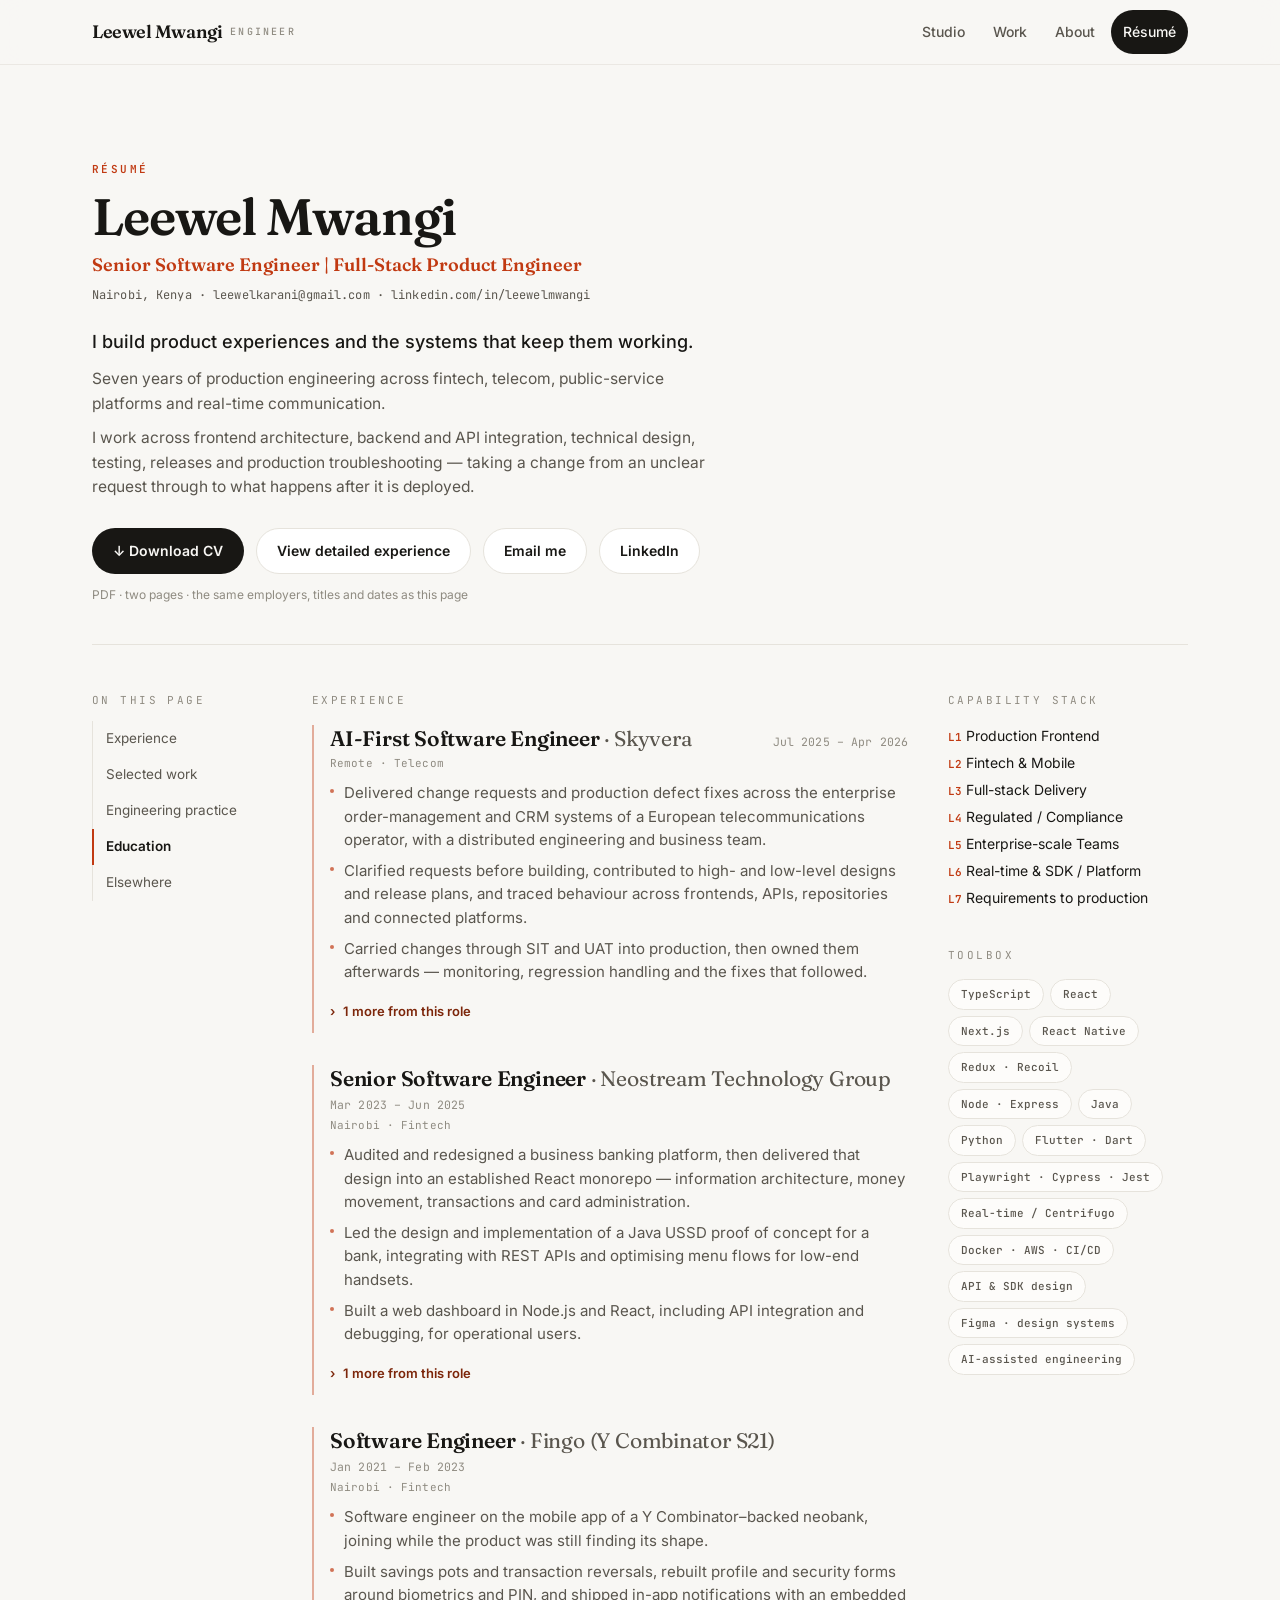
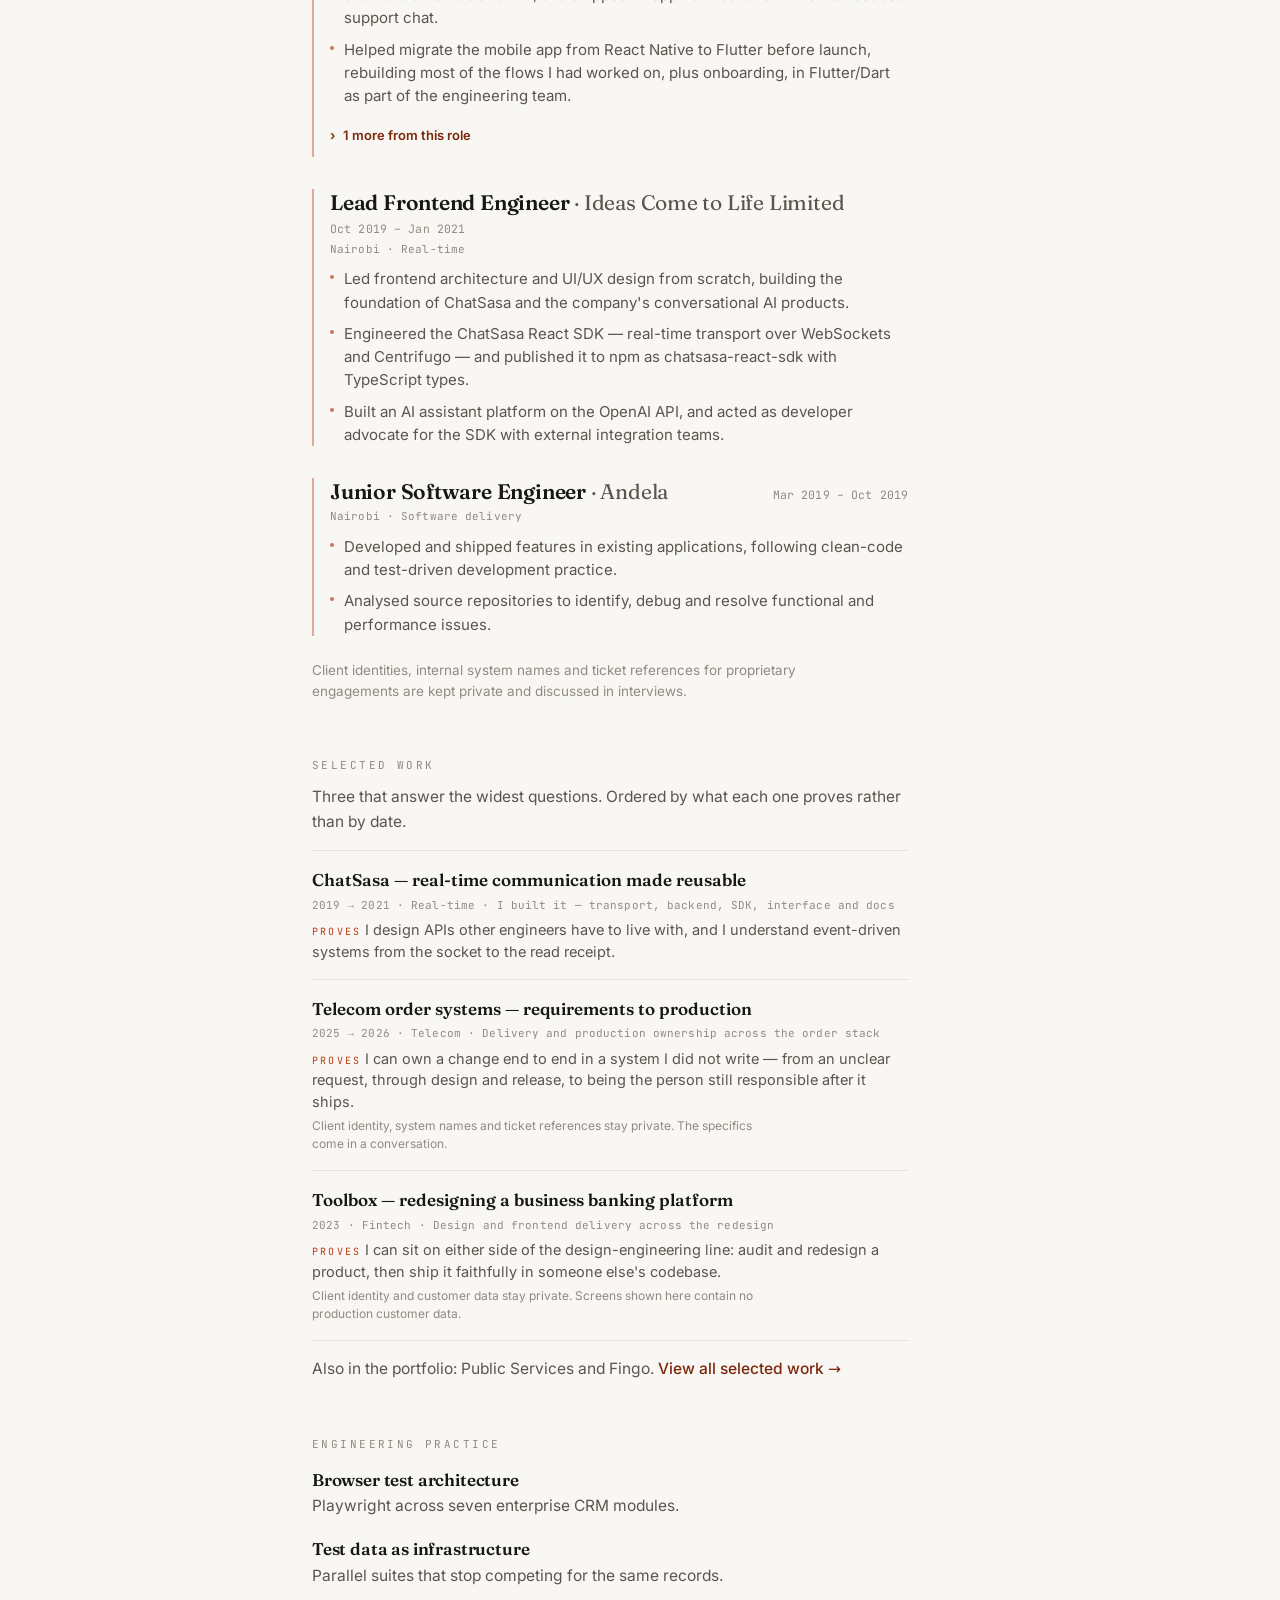
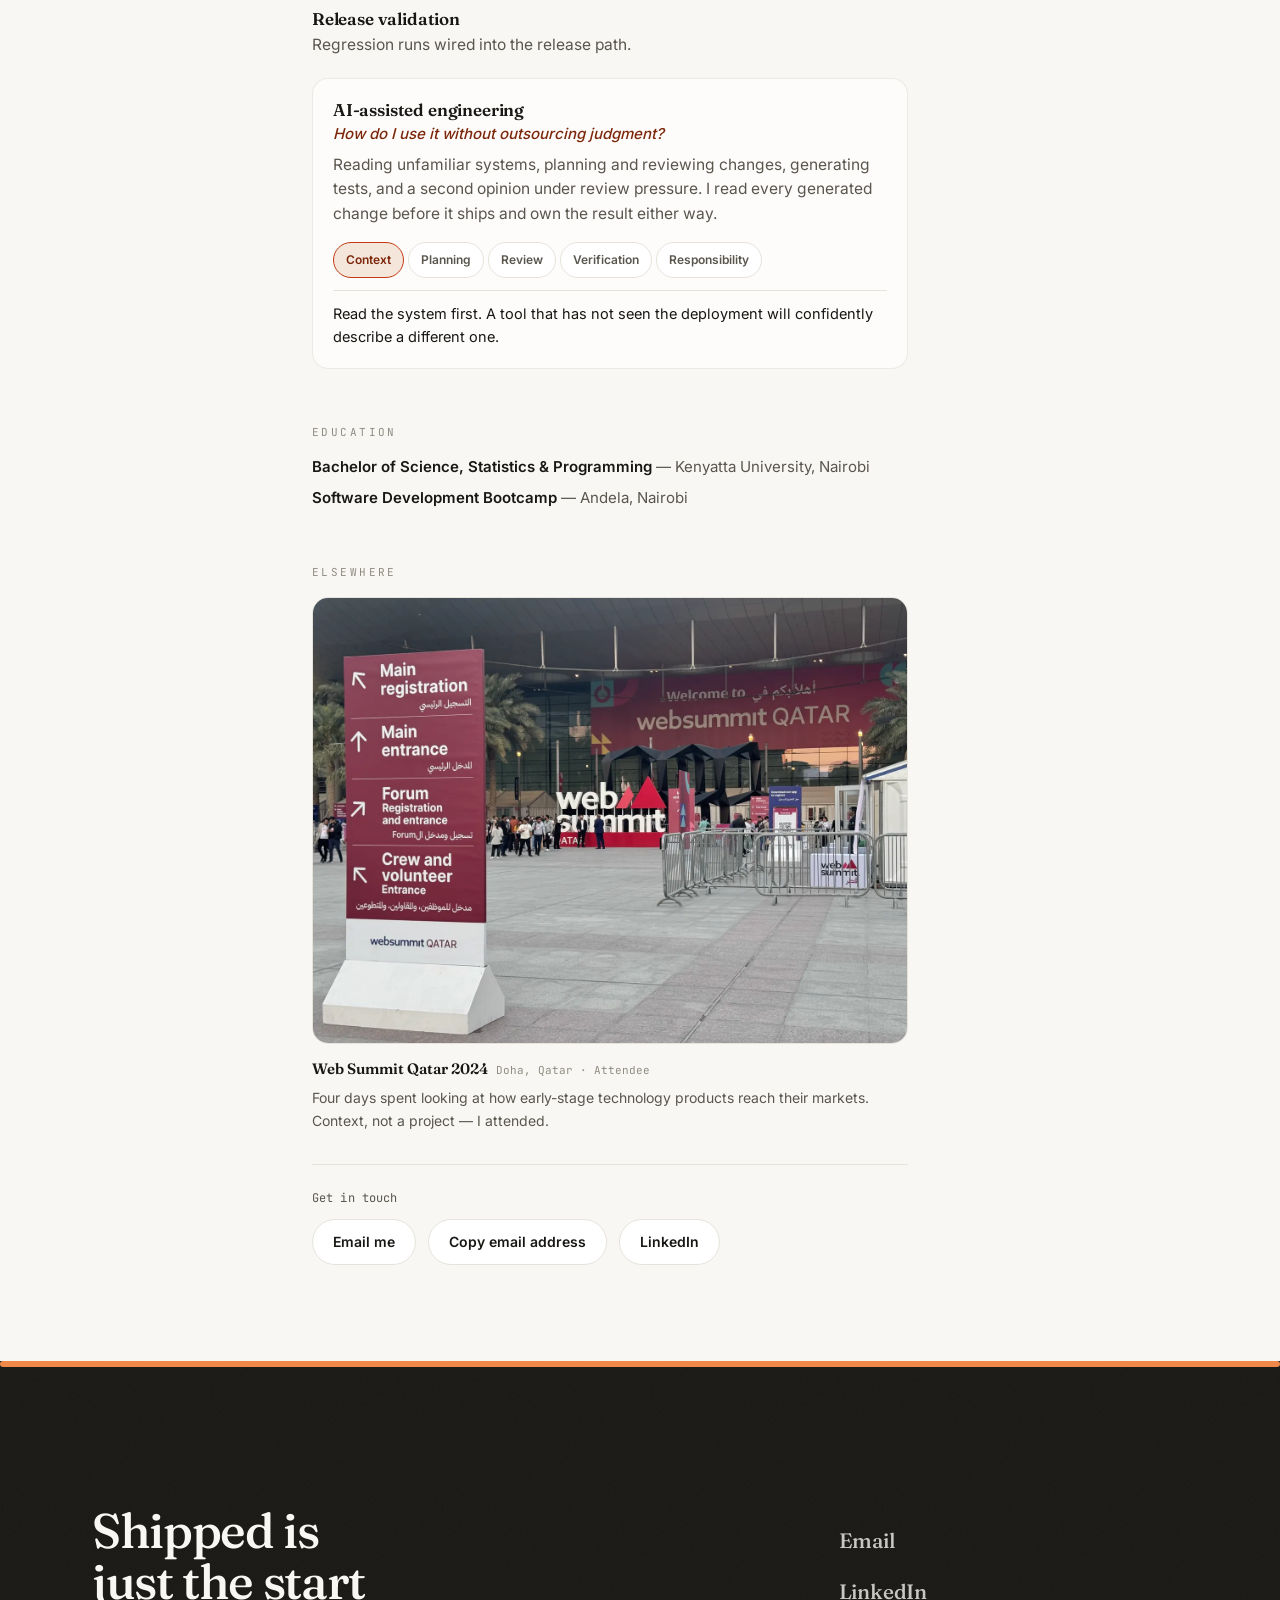
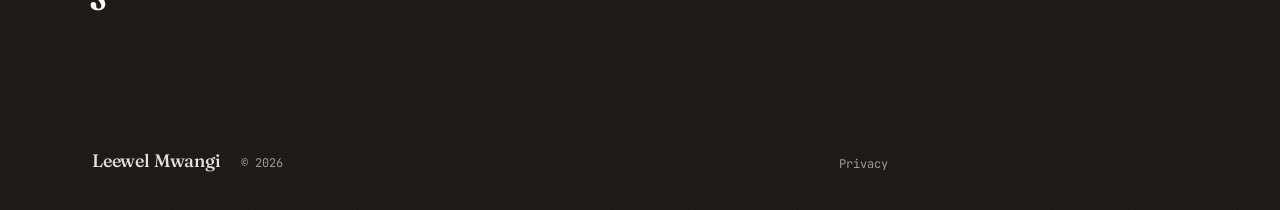
<file: resume/index.html>
<!DOCTYPE html><html lang="en"><head><meta charSet="utf-8"/><meta name="viewport" content="width=device-width, initial-scale=1"/><link rel="stylesheet" href="/_next/static/css/dda6ed43df173816.css" data-precedence="next"/><link rel="stylesheet" href="/_next/static/css/31bce136018fc36a.css" data-precedence="next"/><link rel="stylesheet" href="/_next/static/css/b18c43d97103b0ef.css" data-precedence="next"/><link rel="stylesheet" href="/_next/static/css/24539f4addccb46e.css" data-precedence="next"/><link rel="preload" as="script" fetchPriority="low" href="/_next/static/chunks/webpack-2099aaf30e9140ea.js"/><script src="/_next/static/chunks/fd9d1056-462349e6a029f87e.js" async=""></script><script src="/_next/static/chunks/2117-c3ad4d7d2342abe8.js" async=""></script><script src="/_next/static/chunks/main-app-011ec1527de2dac9.js" async=""></script><script src="/_next/static/chunks/2972-194d198fec74020e.js" async=""></script><script src="/_next/static/chunks/2225-bf3eab88cabf53c5.js" async=""></script><script src="/_next/static/chunks/1354-85c9fcbe353b76fa.js" async=""></script><script src="/_next/static/chunks/app/(en)/resume/page-9ff1fecac3fe56d0.js" async=""></script><script src="/_next/static/chunks/592-7f3bfb9130a3bf20.js" async=""></script><script src="/_next/static/chunks/8281-7dc2cb63730da8fa.js" async=""></script><script src="/_next/static/chunks/9128-c7b6d7492a2e07e2.js" async=""></script><script src="/_next/static/chunks/6845-509de89170e55fdf.js" async=""></script><script src="/_next/static/chunks/4430-9ac88a2e98d08e55.js" async=""></script><script src="/_next/static/chunks/app/(en)/layout-405a98cb6a3655e0.js" async=""></script><script src="/_next/static/chunks/215-0a4afc60eec959ce.js" async=""></script><script src="/_next/static/chunks/787-8568f65dedabfa6e.js" async=""></script><script src="/_next/static/chunks/app/(en)/template-c9d6f056e0727e8b.js" async=""></script><title>Résumé · Leewel Mwangi</title><meta name="description" content="Seven years of production engineering across fintech, telecom, public-service platforms and real-time communication. I work across frontend architecture, backend and API integration, technical design, testing, releases and production troubleshooting — taking a change from an unclear request through to what happens after it is deployed."/><link rel="canonical" href="/resume"/><meta property="og:title" content="Leewel Mwangi — Senior Software Engineer | Full-Stack Product Engineer"/><meta property="og:description" content="Seven years of production engineering across fintech, telecom, public-service platforms and real-time communication, in Nairobi."/><meta property="og:type" content="website"/><meta name="twitter:card" content="summary"/><meta name="twitter:title" content="Leewel Mwangi — Senior Software Engineer | Full-Stack Product Engineer"/><meta name="twitter:description" content="Seven years of production engineering across fintech, telecom, public-service platforms and real-time communication, in Nairobi."/><link rel="icon" href="/favicon.ico"/><script src="/_next/static/chunks/polyfills-42372ed130431b0a.js" noModule=""></script></head><body class="font-sans antialiased"><style data-project-themes="">:root:has([data-project-page][data-project-theme="chatsasa"]){color-scheme:dark;--paper:11 22 48;--surface:22 33 58;--raised:31 41 66;--ink:233 238 247;--muted:144 152 167;--faint:109 117 136;--line:51 61 84;--accent:79 131 255;--accent-soft:22 39 81;--accent-ink:79 131 255;--accent-2:79 131 255;--ink-paper:11 22 48;--ink-accent:79 131 255;--residue:79 131 255}
:root:has([data-project-page][data-project-theme="telecom"]){color-scheme:dark;--paper:36 22 48;--surface:46 33 58;--raised:55 41 66;--ink:243 238 252;--muted:160 152 170;--faint:129 119 140;--line:73 61 85;--accent:169 125 255;--accent-soft:57 38 81;--accent-ink:169 125 255;--accent-2:255 94 58;--ink-paper:36 22 48;--ink-accent:169 125 255;--residue:169 125 255}
:root:has([data-project-page][data-project-theme="publicServices"]){color-scheme:light;--paper:230 218 184;--surface:241 235 216;--raised:250 247 239;--ink:22 38 28;--muted:91 97 79;--faint:120 123 101;--line:188 182 153;--accent:14 92 51;--accent-soft:195 198 163;--accent-ink:14 92 51;--accent-2:212 163 38;--ink-paper:230 218 184;--ink-accent:14 92 51;--residue:14 92 51}
:root:has([data-project-page][data-project-theme="cards"]){color-scheme:dark;--paper:12 58 43;--surface:23 68 53;--raised:33 75 61;--ink:240 250 243;--muted:160 183 173;--faint:124 152 141;--line:53 93 79;--accent:155 227 184;--accent-soft:35 85 66;--accent-ink:155 227 184;--accent-2:155 227 184;--ink-paper:12 58 43;--ink-accent:155 227 184;--residue:155 227 184}
:root:has([data-project-page][data-project-theme="fingo"]){color-scheme:dark;--paper:111 47 242;--surface:118 57 243;--raised:124 66 243;--ink:255 255 255;--muted:242 236 254;--faint:209 188 251;--line:137 84 244;--accent:216 255 61;--accent-soft:128 80 213;--accent-ink:216 255 61;--accent-2:22 10 44;--ink-paper:111 47 242;--ink-accent:216 255 61;--residue:216 255 61}
:root:has([data-project-residue="chatsasa"]){--residue:79 131 255}
:root:has([data-project-residue="telecom"]){--residue:169 125 255}
:root:has([data-project-residue="publicServices"]){--residue:14 92 51}
:root:has([data-project-residue="cards"]){--residue:155 227 184}
:root:has([data-project-residue="fingo"]){--residue:216 255 61}</style><a href="#main" class="sr-only focus:not-sr-only focus:fixed focus:left-4 focus:top-4 focus:z-[100] focus:rounded-full focus:bg-ink focus:px-4 focus:py-2 focus:text-paper">Skip to content</a><header data-site-chrome="true" class="sticky top-0 z-40 border-b border-line/70 bg-paper/80 backdrop-blur-md"><nav class="container-content flex h-16 items-center justify-between gap-2"><a class="group flex min-h-[44px] shrink-0 items-center gap-2 whitespace-nowrap font-display text-[15.5px] font-semibold tracking-tight focus-visible:outline focus-visible:outline-2 focus-visible:outline-offset-2 focus-visible:outline-accent xs:text-[17px] sm:text-lg" href="/"><span>Leewel<span class="max-[399px]:sr-only"> Mwangi</span></span> <span class="hidden font-mono text-[10px] font-medium uppercase tracking-eyebrow text-faint sm:inline">Engineer</span><span class="sr-only">, <!-- -->Home</span></a><div class="-mr-2 flex min-w-0 items-center gap-0.5 overflow-x-auto [-ms-overflow-style:none] [scrollbar-width:none] sm:mr-0 sm:gap-1 [&amp;::-webkit-scrollbar]:hidden"><a class="inline-flex min-h-[44px] items-center shrink-0 whitespace-nowrap rounded-full px-2 py-1.5 text-[13px] max-[399px]:px-1.5 font-medium transition-colors focus-visible:outline focus-visible:outline-2 focus-visible:outline-offset-2 focus-visible:outline-accent sm:px-3 sm:text-sm text-muted hover:text-ink" href="/?path=studio">Studio</a><a class="inline-flex min-h-[44px] items-center shrink-0 whitespace-nowrap rounded-full px-2 py-1.5 text-[13px] max-[399px]:px-1.5 font-medium transition-colors focus-visible:outline focus-visible:outline-2 focus-visible:outline-offset-2 focus-visible:outline-accent sm:px-3 sm:text-sm text-muted hover:text-ink" href="/work/">Work</a><a class="inline-flex min-h-[44px] items-center shrink-0 whitespace-nowrap rounded-full px-2 py-1.5 text-[13px] max-[399px]:px-1.5 font-medium transition-colors focus-visible:outline focus-visible:outline-2 focus-visible:outline-offset-2 focus-visible:outline-accent sm:px-3 sm:text-sm text-muted hover:text-ink" href="/about/">About</a><a aria-current="page" class="inline-flex min-h-[44px] items-center shrink-0 whitespace-nowrap rounded-full px-2 py-1.5 text-[13px] max-[399px]:px-1.5 font-medium transition-colors focus-visible:outline focus-visible:outline-2 focus-visible:outline-offset-2 focus-visible:outline-accent sm:px-3 sm:text-sm bg-ink text-paper" href="/resume/">Résumé</a></div></nav></header><main id="main"><div class="container-content py-16 md:py-24"><header class="border-b border-line pb-10"><p class="eyebrow">Résumé</p><h1 class="t-display mt-3">Leewel Mwangi</h1><p class="mt-2 font-display text-[18px] font-semibold text-accent">Senior Software Engineer | Full-Stack Product Engineer</p><p class="t-meta mt-2">Nairobi, Kenya · leewelkarani@gmail.com · linkedin.com/in/leewelmwangi</p><p class="measure mt-6 text-[18px] font-medium leading-[1.5] text-ink">I build product experiences and the systems that keep them working.</p><div class="mt-3 space-y-2.5"><p class="t-compact">Seven years of production engineering across fintech, telecom, public-service platforms and real-time communication.</p><p class="t-compact">I work across frontend architecture, backend and API integration, technical design, testing, releases and production troubleshooting — taking a change from an unclear request through to what happens after it is deployed.</p></div><div class="mt-7 flex flex-wrap items-center gap-3 print:hidden"><a class="btn btn-primary" href="/resume/leewel-mwangi.pdf" download="leewel-mwangi.pdf">↓ <!-- -->Download CV</a><a class="btn" href="#experience">View detailed experience</a><a class="btn" href="mailto:leewelkarani@gmail.com?subject=Portfolio%20enquiry">Email me</a><a href="https://www.linkedin.com/in/leewelmwangi" class="btn" target="_blank" rel="noopener noreferrer">LinkedIn</a></div><p class="t-evidence mt-3 text-[12px] print:hidden">PDF · two pages · the same employers, titles and dates as this page</p></header><div class="mt-12 grid grid-cols-1 gap-x-10 gap-y-12 lg:grid-cols-[minmax(0,180px)_minmax(0,1fr)_minmax(0,240px)]"><nav aria-label="On this page" class="sticky top-24 hidden self-start lg:block print:hidden"><p class="t-caption">On this page</p><ul class="mt-3 list-none border-l border-line p-0"><li><a href="#experience" aria-current="true" class="-ml-px flex min-h-[36px] items-center border-l-2 pl-3 text-[13.5px] leading-snug no-underline transition-colors duration-200 motion-reduce:transition-none border-accent font-semibold text-ink">Experience</a></li><li><a href="#selected-work" class="-ml-px flex min-h-[36px] items-center border-l-2 pl-3 text-[13.5px] leading-snug no-underline transition-colors duration-200 motion-reduce:transition-none border-transparent text-muted hover:border-line hover:text-ink">Selected work</a></li><li><a href="#practice" class="-ml-px flex min-h-[36px] items-center border-l-2 pl-3 text-[13.5px] leading-snug no-underline transition-colors duration-200 motion-reduce:transition-none border-transparent text-muted hover:border-line hover:text-ink">Engineering practice</a></li><li><a href="#education" class="-ml-px flex min-h-[36px] items-center border-l-2 pl-3 text-[13.5px] leading-snug no-underline transition-colors duration-200 motion-reduce:transition-none border-transparent text-muted hover:border-line hover:text-ink">Education</a></li><li><a href="#elsewhere" class="-ml-px flex min-h-[36px] items-center border-l-2 pl-3 text-[13.5px] leading-snug no-underline transition-colors duration-200 motion-reduce:transition-none border-transparent text-muted hover:border-line hover:text-ink">Elsewhere</a></li></ul></nav><div class="space-y-14"><section id="experience" class="scroll-mt-24"><h2 class="t-caption">Experience</h2><div class="mt-4"><ol class="space-y-8"><li class="border-l-2 border-accent/40 pl-4 print:border-l-0 print:pl-0"><div class="flex flex-wrap items-baseline justify-between gap-x-4 gap-y-1"><h3 class="t-section">AI-First Software Engineer<span class="font-normal text-muted"> · <!-- -->Skyvera</span></h3><span class="t-meta text-[11.5px] text-faint">Jul 2025<!-- --> – <!-- -->Apr 2026</span></div><p class="t-meta mt-1 text-[11px] text-faint">Remote<!-- --> · <!-- -->Telecom</p><ul class="measure-tight mt-2.5 space-y-2"><li class="flex gap-2.5 text-[15px] leading-[1.55] text-muted"><span aria-hidden="true" class="mt-[8px] h-1 w-1 shrink-0 rounded-full bg-accent/70"></span><span>Delivered change requests and production defect fixes across the enterprise order-management and CRM systems of a European telecommunications operator, with a distributed engineering and business team.</span></li><li class="flex gap-2.5 text-[15px] leading-[1.55] text-muted"><span aria-hidden="true" class="mt-[8px] h-1 w-1 shrink-0 rounded-full bg-accent/70"></span><span>Clarified requests before building, contributed to high- and low-level designs and release plans, and traced behaviour across frontends, APIs, repositories and connected platforms.</span></li><li class="flex gap-2.5 text-[15px] leading-[1.55] text-muted"><span aria-hidden="true" class="mt-[8px] h-1 w-1 shrink-0 rounded-full bg-accent/70"></span><span>Carried changes through SIT and UAT into production, then owned them afterwards — monitoring, regression handling and the fixes that followed.</span></li></ul><button type="button" aria-expanded="false" aria-controls="role-skyvera-detail" class="t-nav mt-1.5 text-[13px] text-accent-ink hover:text-accent print:hidden"><span aria-hidden="true" class="inline-block transition-transform duration-200 motion-reduce:transition-none ">›</span>1 more from this role</button><ul id="role-skyvera-detail" hidden="" class="measure-tight mt-1 space-y-2 print:!block"><li class="flex gap-2.5 text-[15px] leading-[1.55] text-muted"><span aria-hidden="true" class="mt-[8px] h-1 w-1 shrink-0 rounded-full bg-line"></span><span>Built and maintained the Playwright browser-test architecture used across seven enterprise CRM modules.</span></li></ul></li><li class="border-l-2 border-accent/40 pl-4 print:border-l-0 print:pl-0"><div class="flex flex-wrap items-baseline justify-between gap-x-4 gap-y-1"><h3 class="t-section">Senior Software Engineer<span class="font-normal text-muted"> · <!-- -->Neostream Technology Group</span></h3><span class="t-meta text-[11.5px] text-faint">Mar 2023<!-- --> – <!-- -->Jun 2025</span></div><p class="t-meta mt-1 text-[11px] text-faint">Nairobi<!-- --> · <!-- -->Fintech</p><ul class="measure-tight mt-2.5 space-y-2"><li class="flex gap-2.5 text-[15px] leading-[1.55] text-muted"><span aria-hidden="true" class="mt-[8px] h-1 w-1 shrink-0 rounded-full bg-accent/70"></span><span>Audited and redesigned a business banking platform, then delivered that design into an established React monorepo — information architecture, money movement, transactions and card administration.</span></li><li class="flex gap-2.5 text-[15px] leading-[1.55] text-muted"><span aria-hidden="true" class="mt-[8px] h-1 w-1 shrink-0 rounded-full bg-accent/70"></span><span>Led the design and implementation of a Java USSD proof of concept for a bank, integrating with REST APIs and optimising menu flows for low-end handsets.</span></li><li class="flex gap-2.5 text-[15px] leading-[1.55] text-muted"><span aria-hidden="true" class="mt-[8px] h-1 w-1 shrink-0 rounded-full bg-accent/70"></span><span>Built a web dashboard in Node.js and React, including API integration and debugging, for operational users.</span></li></ul><button type="button" aria-expanded="false" aria-controls="role-neostream-detail" class="t-nav mt-1.5 text-[13px] text-accent-ink hover:text-accent print:hidden"><span aria-hidden="true" class="inline-block transition-transform duration-200 motion-reduce:transition-none ">›</span>1 more from this role</button><ul id="role-neostream-detail" hidden="" class="measure-tight mt-1 space-y-2 print:!block"><li class="flex gap-2.5 text-[15px] leading-[1.55] text-muted"><span aria-hidden="true" class="mt-[8px] h-1 w-1 shrink-0 rounded-full bg-line"></span><span>Led UAT and production release validation for an agricultural banking solution, and supported a data governance and fraud prevention programme.</span></li></ul></li><li class="border-l-2 border-accent/40 pl-4 print:border-l-0 print:pl-0"><div class="flex flex-wrap items-baseline justify-between gap-x-4 gap-y-1"><h3 class="t-section">Software Engineer<span class="font-normal text-muted"> · <!-- -->Fingo (Y Combinator S21)</span></h3><span class="t-meta text-[11.5px] text-faint">Jan 2021<!-- --> – <!-- -->Feb 2023</span></div><p class="t-meta mt-1 text-[11px] text-faint">Nairobi<!-- --> · <!-- -->Fintech</p><ul class="measure-tight mt-2.5 space-y-2"><li class="flex gap-2.5 text-[15px] leading-[1.55] text-muted"><span aria-hidden="true" class="mt-[8px] h-1 w-1 shrink-0 rounded-full bg-accent/70"></span><span>Software engineer on the mobile app of a Y Combinator–backed neobank, joining while the product was still finding its shape.</span></li><li class="flex gap-2.5 text-[15px] leading-[1.55] text-muted"><span aria-hidden="true" class="mt-[8px] h-1 w-1 shrink-0 rounded-full bg-accent/70"></span><span>Built savings pots and transaction reversals, rebuilt profile and security forms around biometrics and PIN, and shipped in-app notifications with an embedded support chat.</span></li><li class="flex gap-2.5 text-[15px] leading-[1.55] text-muted"><span aria-hidden="true" class="mt-[8px] h-1 w-1 shrink-0 rounded-full bg-accent/70"></span><span>Helped migrate the mobile app from React Native to Flutter before launch, rebuilding most of the flows I had worked on, plus onboarding, in Flutter/Dart as part of the engineering team.</span></li></ul><button type="button" aria-expanded="false" aria-controls="role-fingo-detail" class="t-nav mt-1.5 text-[13px] text-accent-ink hover:text-accent print:hidden"><span aria-hidden="true" class="inline-block transition-transform duration-200 motion-reduce:transition-none ">›</span>1 more from this role</button><ul id="role-fingo-detail" hidden="" class="measure-tight mt-1 space-y-2 print:!block"><li class="flex gap-2.5 text-[15px] leading-[1.55] text-muted"><span aria-hidden="true" class="mt-[8px] h-1 w-1 shrink-0 rounded-full bg-line"></span><span>Implemented product analytics instrumentation and a proactive outage notification system.</span></li></ul></li><li class="border-l-2 border-accent/40 pl-4 print:border-l-0 print:pl-0"><div class="flex flex-wrap items-baseline justify-between gap-x-4 gap-y-1"><h3 class="t-section">Lead Frontend Engineer<span class="font-normal text-muted"> · <!-- -->Ideas Come to Life Limited</span></h3><span class="t-meta text-[11.5px] text-faint">Oct 2019<!-- --> – <!-- -->Jan 2021</span></div><p class="t-meta mt-1 text-[11px] text-faint">Nairobi<!-- --> · <!-- -->Real-time</p><ul class="measure-tight mt-2.5 space-y-2"><li class="flex gap-2.5 text-[15px] leading-[1.55] text-muted"><span aria-hidden="true" class="mt-[8px] h-1 w-1 shrink-0 rounded-full bg-accent/70"></span><span>Led frontend architecture and UI/UX design from scratch, building the foundation of ChatSasa and the company&#x27;s conversational AI products.</span></li><li class="flex gap-2.5 text-[15px] leading-[1.55] text-muted"><span aria-hidden="true" class="mt-[8px] h-1 w-1 shrink-0 rounded-full bg-accent/70"></span><span>Engineered the ChatSasa React SDK — real-time transport over WebSockets and Centrifugo — and published it to npm as chatsasa-react-sdk with TypeScript types.</span></li><li class="flex gap-2.5 text-[15px] leading-[1.55] text-muted"><span aria-hidden="true" class="mt-[8px] h-1 w-1 shrink-0 rounded-full bg-accent/70"></span><span>Built an AI assistant platform on the OpenAI API, and acted as developer advocate for the SDK with external integration teams.</span></li></ul></li><li class="border-l-2 border-accent/40 pl-4 print:border-l-0 print:pl-0"><div class="flex flex-wrap items-baseline justify-between gap-x-4 gap-y-1"><h3 class="t-section">Junior Software Engineer<span class="font-normal text-muted"> · <!-- -->Andela</span></h3><span class="t-meta text-[11.5px] text-faint">Mar 2019<!-- --> – <!-- -->Oct 2019</span></div><p class="t-meta mt-1 text-[11px] text-faint">Nairobi<!-- --> · <!-- -->Software delivery</p><ul class="measure-tight mt-2.5 space-y-2"><li class="flex gap-2.5 text-[15px] leading-[1.55] text-muted"><span aria-hidden="true" class="mt-[8px] h-1 w-1 shrink-0 rounded-full bg-accent/70"></span><span>Developed and shipped features in existing applications, following clean-code and test-driven development practice.</span></li><li class="flex gap-2.5 text-[15px] leading-[1.55] text-muted"><span aria-hidden="true" class="mt-[8px] h-1 w-1 shrink-0 rounded-full bg-accent/70"></span><span>Analysed source repositories to identify, debug and resolve functional and performance issues.</span></li></ul></li></ol><p class="t-evidence mt-6">Client identities, internal system names and ticket references for proprietary engagements are kept private and discussed in interviews.</p></div></section><section id="selected-work" class="scroll-mt-24"><h2 class="t-caption">Selected work</h2><div class="mt-4"><p class="t-compact -mt-1 mb-4">Three that answer the widest questions. Ordered by what each one proves rather than by date.</p><ul class="list-none space-y-0 border-t border-line p-0"><li class="border-b border-line py-4"><div class="flex flex-wrap items-baseline gap-x-3 gap-y-1"><a class="font-display text-[17px] font-semibold hover:text-accent" href="/work/chatsasa-sdk/">ChatSasa — real-time communication made reusable</a><span class="t-meta text-[11px] text-faint">2019 → 2021<!-- --> · <!-- -->Real-time<!-- --> · <!-- -->I built it — transport, backend, SDK, interface and docs</span></div><p class="mt-1.5 text-[14.5px] leading-[1.5] text-muted"><span class="font-mono text-[10px] uppercase tracking-eyebrow text-accent">Proves</span> <!-- -->I design APIs other engineers have to live with, and I understand event-driven systems from the socket to the read receipt.</p></li><li class="border-b border-line py-4"><div class="flex flex-wrap items-baseline gap-x-3 gap-y-1"><a class="font-display text-[17px] font-semibold hover:text-accent" href="/work/telecom/">Telecom order systems — requirements to production</a><span class="t-meta text-[11px] text-faint">2025 → 2026<!-- --> · <!-- -->Telecom<!-- --> · <!-- -->Delivery and production ownership across the order stack</span></div><p class="mt-1.5 text-[14.5px] leading-[1.5] text-muted"><span class="font-mono text-[10px] uppercase tracking-eyebrow text-accent">Proves</span> <!-- -->I can own a change end to end in a system I did not write — from an unclear request, through design and release, to being the person still responsible after it ships.</p><p class="t-evidence mt-1 text-[12px]">Client identity, system names and ticket references stay private. The specifics come in a conversation.</p></li><li class="border-b border-line py-4"><div class="flex flex-wrap items-baseline gap-x-3 gap-y-1"><a class="font-display text-[17px] font-semibold hover:text-accent" href="/work/cards/">Toolbox — redesigning a business banking platform</a><span class="t-meta text-[11px] text-faint">2023<!-- --> · <!-- -->Fintech<!-- --> · <!-- -->Design and frontend delivery across the redesign</span></div><p class="mt-1.5 text-[14.5px] leading-[1.5] text-muted"><span class="font-mono text-[10px] uppercase tracking-eyebrow text-accent">Proves</span> <!-- -->I can sit on either side of the design-engineering line: audit and redesign a product, then ship it faithfully in someone else&#x27;s codebase.</p><p class="t-evidence mt-1 text-[12px]">Client identity and customer data stay private. Screens shown here contain no production customer data.</p></li></ul><p class="t-compact mt-4">Also in the portfolio: Public Services and Fingo.<!-- --> <a class="font-medium text-accent-ink hover:text-accent" href="/work/">View all selected work →</a></p></div></section><section id="practice" class="scroll-mt-24"><h2 class="t-caption">Engineering practice</h2><div class="mt-4"><ul class="list-none space-y-5 p-0"><li><h3 class="t-section text-[16px] md:text-[17px]">Browser test architecture</h3><p class="t-compact mt-1">Playwright across seven enterprise CRM modules.</p></li><li><h3 class="t-section text-[16px] md:text-[17px]">Test data as infrastructure</h3><p class="t-compact mt-1">Parallel suites that stop competing for the same records.</p></li><li><h3 class="t-section text-[16px] md:text-[17px]">Release validation</h3><p class="t-compact mt-1">Regression runs wired into the release path.</p></li><li class="panel-inset p-5"><h3 class="t-section text-[16px] md:text-[17px]">AI-assisted engineering</h3><p class="mt-1 text-[15px] font-medium italic leading-snug text-accent-ink">How do I use it without outsourcing judgment?</p><p class="t-compact mt-2">Reading unfamiliar systems, planning and reviewing changes, generating tests, and a second opinion under review pressure. I read every generated change before it ships and own the result either way.</p><div role="tablist" aria-label="AI-assisted engineering — stages" class="-mx-0.5 mt-4 flex flex-wrap gap-1 px-0.5"><button type="button" role="tab" id="ai-assisted-engineering-tab-0" aria-selected="true" aria-controls="ai-assisted-engineering-panel" tabindex="0" class="flex min-h-[36px] items-center rounded-full border px-3 text-[12px] font-semibold transition-colors duration-200 motion-reduce:transition-none border-accent bg-accent-soft text-accent-ink">Context</button><button type="button" role="tab" id="ai-assisted-engineering-tab-1" aria-selected="false" aria-controls="ai-assisted-engineering-panel" tabindex="-1" class="flex min-h-[36px] items-center rounded-full border px-3 text-[12px] font-semibold transition-colors duration-200 motion-reduce:transition-none border-line bg-raised text-muted hover:border-accent/45 hover:text-ink">Planning</button><button type="button" role="tab" id="ai-assisted-engineering-tab-2" aria-selected="false" aria-controls="ai-assisted-engineering-panel" tabindex="-1" class="flex min-h-[36px] items-center rounded-full border px-3 text-[12px] font-semibold transition-colors duration-200 motion-reduce:transition-none border-line bg-raised text-muted hover:border-accent/45 hover:text-ink">Review</button><button type="button" role="tab" id="ai-assisted-engineering-tab-3" aria-selected="false" aria-controls="ai-assisted-engineering-panel" tabindex="-1" class="flex min-h-[36px] items-center rounded-full border px-3 text-[12px] font-semibold transition-colors duration-200 motion-reduce:transition-none border-line bg-raised text-muted hover:border-accent/45 hover:text-ink">Verification</button><button type="button" role="tab" id="ai-assisted-engineering-tab-4" aria-selected="false" aria-controls="ai-assisted-engineering-panel" tabindex="-1" class="flex min-h-[36px] items-center rounded-full border px-3 text-[12px] font-semibold transition-colors duration-200 motion-reduce:transition-none border-line bg-raised text-muted hover:border-accent/45 hover:text-ink">Responsibility</button></div><div role="tabpanel" id="ai-assisted-engineering-panel" aria-labelledby="ai-assisted-engineering-tab-0" tabindex="0" class="mt-3 border-t border-line pt-3"><p class="text-[14.5px] leading-[1.55] text-ink">Read the system first. A tool that has not seen the deployment will confidently describe a different one.</p></div></li></ul></div></section><section id="education" class="scroll-mt-24"><h2 class="t-caption">Education</h2><div class="mt-4"><ul class="space-y-2"><li class="text-[15px] text-ink"><span class="font-semibold">Bachelor of Science, Statistics &amp; Programming</span><span class="text-muted"> — <!-- -->Kenyatta University, Nairobi</span></li><li class="text-[15px] text-ink"><span class="font-semibold">Software Development Bootcamp</span><span class="text-muted"> — <!-- -->Andela, Nairobi</span></li></ul></div></section><section id="elsewhere" class="scroll-mt-24"><h2 class="t-caption">Elsewhere</h2><div class="mt-4"><div class="space-y-6"><figure class="m-0"><div class="relative overflow-hidden rounded-2xl border border-line bg-surface"><img src="/presence/web-summit-qatar-2024.webp" width="1400" height="1050" alt="The main entrance of Web Summit Qatar 2024 in Doha: event wayfinding signage in front of the convention centre at dusk." loading="lazy" class="block h-auto w-full" style="opacity:1;transition:opacity 420ms ease"/><canvas aria-hidden="true" class="pointer-events-none absolute inset-0 h-full w-full" style="opacity:0;transition:opacity 420ms ease"></canvas></div><figcaption class="mt-3"><span class="font-display text-[15px] font-semibold">Web Summit Qatar 2024</span><span class="ml-2 font-mono text-[11px] text-faint">Doha, Qatar · Attendee</span><p class="mt-1.5 max-w-prose text-[14px] leading-relaxed text-muted">Four days spent looking at how early-stage technology products reach their markets. Context, not a project — I attended.</p></figcaption></figure></div><div class="mt-8 border-t border-line pt-6 print:hidden"><p class="t-meta">Get in touch</p><div class="mt-3 flex flex-wrap items-center gap-3"><a class="btn" href="mailto:leewelkarani@gmail.com?subject=Portfolio%20enquiry">Email me</a><button type="button" class="btn" aria-label="Copy email address">Copy email address</button><p role="status" aria-live="polite" class="sr-only"></p><a href="https://www.linkedin.com/in/leewelmwangi" class="btn" target="_blank" rel="noopener noreferrer">LinkedIn</a></div></div></div></section></div><aside class="space-y-10 lg:sticky lg:top-24 lg:self-start"><section class="scroll-mt-24"><h2 class="t-caption">Capability stack</h2><div class="mt-4"><ol class="space-y-1.5"><li class="text-[14px] text-ink"><span class="font-mono text-[11px] font-semibold text-accent">L<!-- -->1</span> <!-- -->Production Frontend</li><li class="text-[14px] text-ink"><span class="font-mono text-[11px] font-semibold text-accent">L<!-- -->2</span> <!-- -->Fintech &amp; Mobile</li><li class="text-[14px] text-ink"><span class="font-mono text-[11px] font-semibold text-accent">L<!-- -->3</span> <!-- -->Full-stack Delivery</li><li class="text-[14px] text-ink"><span class="font-mono text-[11px] font-semibold text-accent">L<!-- -->4</span> <!-- -->Regulated / Compliance</li><li class="text-[14px] text-ink"><span class="font-mono text-[11px] font-semibold text-accent">L<!-- -->5</span> <!-- -->Enterprise-scale Teams</li><li class="text-[14px] text-ink"><span class="font-mono text-[11px] font-semibold text-accent">L<!-- -->6</span> <!-- -->Real-time &amp; SDK / Platform</li><li class="text-[14px] text-ink"><span class="font-mono text-[11px] font-semibold text-accent">L<!-- -->7</span> <!-- -->Requirements to production</li></ol></div></section><section class="scroll-mt-24"><h2 class="t-caption">Toolbox</h2><div class="mt-4"><div class="flex flex-wrap gap-1.5"><span class="chip">TypeScript</span><span class="chip">React</span><span class="chip">Next.js</span><span class="chip">React Native</span><span class="chip">Redux · Recoil</span><span class="chip">Node · Express</span><span class="chip">Java</span><span class="chip">Python</span><span class="chip">Flutter · Dart</span><span class="chip">Playwright · Cypress · Jest</span><span class="chip">Real-time / Centrifugo</span><span class="chip">Docker · AWS · CI/CD</span><span class="chip">API &amp; SDK design</span><span class="chip">Figma · design systems</span><span class="chip">AI-assisted engineering</span></div></div></section></aside></div></div></main><footer data-site-chrome="true" data-closing="true" class="SiteFooter_footer__aUaTs relative z-[4]"><div class="SiteFooter_field__5oJLe" data-register="house-dark"><span class="SiteFooter_grain__4ZVbu" aria-hidden="true"></span><span class="SiteFooter_point__iR7EN" data-continuing-point="" aria-hidden="true"></span><div class="SiteFooter_inner__23SNm container-content"><p class="SiteFooter_closing__SZSpd">Shipped is just the <span class="SiteFooter_last__a9MtR">start<span class="SiteFooter_stop__ehSUl" data-closing-stop=""><span class="SiteFooter_origin__tza6L" aria-hidden="true"></span>.</span></span></p><nav class="SiteFooter_contact__U2eQQ" aria-label="Contact"><ul class="SiteFooter_destinations__Xp1TN"><li><a href="mailto:leewelkarani@gmail.com?subject=Portfolio%20enquiry" class="SiteFooter_destination__ayheC" data-contact="email"><span class="SiteFooter_word__EVHhw" data-word="">Email</span><span class="SiteFooter_slot__i1JA1" data-slot="" aria-hidden="true"></span></a></li><li><a href="https://www.linkedin.com/in/leewelmwangi" target="_blank" rel="noopener noreferrer" class="SiteFooter_destination__ayheC" data-contact="linkedin"><span class="SiteFooter_word__EVHhw" data-word="">LinkedIn</span><span class="SiteFooter_slot__i1JA1" data-slot="" aria-hidden="true"></span></a></li></ul></nav><p class="SiteFooter_signature__ZsR8R"><span class="SiteFooter_name__1U2ET">Leewel Mwangi</span><span class="SiteFooter_year__Ht8Qt">© <!-- -->2026</span></p><p class="SiteFooter_quiet__xKCQO"><a class="SiteFooter_privacy__caNSS" href="/about/#privacy">Privacy</a></p></div></div></footer><div class="entrance_host__TCyYn" data-entrance-host="" aria-hidden="true"></div><script src="/_next/static/chunks/webpack-2099aaf30e9140ea.js" async=""></script><script>(self.__next_f=self.__next_f||[]).push([0]);self.__next_f.push([2,null])</script><script>self.__next_f.push([1,"1:HL[\"/_next/static/css/dda6ed43df173816.css\",\"style\"]\n2:HL[\"/_next/static/css/31bce136018fc36a.css\",\"style\"]\n3:HL[\"/_next/static/css/b18c43d97103b0ef.css\",\"style\"]\n4:HL[\"/_next/static/css/24539f4addccb46e.css\",\"style\"]\n"])</script><script>self.__next_f.push([1,"5:I[2846,[],\"\"]\n7:I[1006,[\"2972\",\"static/chunks/2972-194d198fec74020e.js\",\"2225\",\"static/chunks/2225-bf3eab88cabf53c5.js\",\"1354\",\"static/chunks/1354-85c9fcbe353b76fa.js\",\"7413\",\"static/chunks/app/(en)/resume/page-9ff1fecac3fe56d0.js\"],\"TrackedAnchor\"]\n8:I[6080,[\"2972\",\"static/chunks/2972-194d198fec74020e.js\",\"2225\",\"static/chunks/2225-bf3eab88cabf53c5.js\",\"1354\",\"static/chunks/1354-85c9fcbe353b76fa.js\",\"7413\",\"static/chunks/app/(en)/resume/page-9ff1fecac3fe56d0.js\"],\"SectionIndex\"]\n9:I[1366,[\"2972\",\"static/chunks/2972-194d198fec74020e.js\",\"2225\",\"static/chunks/2225-bf3eab88cabf53c5.js\",\"1354\",\"static/chunks/1354-85c9fcbe353b76fa.js\",\"7413\",\"static/chunks/app/(en)/resume/page-9ff1fecac3fe56d0.js\"],\"EmploymentEntry\"]\nb:I[2972,[\"2972\",\"static/chunks/2972-194d198fec74020e.js\",\"2225\",\"static/chunks/2225-bf3eab88cabf53c5.js\",\"1354\",\"static/chunks/1354-85c9fcbe353b76fa.js\",\"7413\",\"static/chunks/app/(en)/resume/page-9ff1fecac3fe56d0.js\"],\"\"]\nc:I[2863,[\"2972\",\"static/chunks/2972-194d198fec74020e.js\",\"2225\",\"static/chunks/2225-bf3eab88cabf53c5.js\",\"1354\",\"static/chunks/1354-85c9fcbe353b76fa.js\",\"7413\",\"static/chunks/app/(en)/resume/page-9ff1fecac3fe56d0.js\"],\"PracticeItem\"]\nd:I[9486,[\"2972\",\"static/chunks/2972-194d198fec74020e.js\",\"2225\",\"static/chunks/2225-bf3eab88cabf53c5.js\",\"1354\",\"static/chunks/1354-85c9fcbe353b76fa.js\",\"7413\",\"static/chunks/app/(en)/resume/page-9ff1fecac3fe56d0.js\"],\"PublicPresence\"]\ne:I[3509,[\"2972\",\"static/chunks/2972-194d198fec74020e.js\",\"2225\",\"static/chunks/2225-bf3eab88cabf53c5.js\",\"1354\",\"static/chunks/1354-85c9fcbe353b76fa.js\",\"7413\",\"static/chunks/app/(en)/resume/page-9ff1fecac3fe56d0.js\"],\"CopyEmailButton\"]\nf:I[4707,[],\"\"]\n10:I[6423,[],\"\"]\n12:I[3339,[\"2972\",\"static/chunks/2972-194d198fec74020e.js\",\"2225\",\"static/chunks/2225-bf3eab88cabf53c5.js\",\"592\",\"static/chunks/592-7f3bfb9130a3bf20.js\",\"8281\",\"static/chunks/8281-7dc2cb63730da8fa.js\",\"9128\",\"static/chunks/9128-c7b6d7492a2e07e2.js\",\"6845\",\"static/chunks/6845-509de89170e55fdf.js\",\"4430\",\"static/chunks/4430-9ac88a2e98d08e55.js\",\"1439\",\"stat"])</script><script>self.__next_f.push([1,"ic/chunks/app/(en)/layout-405a98cb6a3655e0.js\"],\"SiteNav\"]\n13:I[4752,[\"215\",\"static/chunks/215-0a4afc60eec959ce.js\",\"592\",\"static/chunks/592-7f3bfb9130a3bf20.js\",\"787\",\"static/chunks/787-8568f65dedabfa6e.js\",\"6845\",\"static/chunks/6845-509de89170e55fdf.js\",\"59\",\"static/chunks/app/(en)/template-c9d6f056e0727e8b.js\"],\"default\"]\n14:I[5127,[\"2972\",\"static/chunks/2972-194d198fec74020e.js\",\"2225\",\"static/chunks/2225-bf3eab88cabf53c5.js\",\"592\",\"static/chunks/592-7f3bfb9130a3bf20.js\",\"8281\",\"static/chunks/8281-7dc2cb63730da8fa.js\",\"9128\",\"static/chunks/9128-c7b6d7492a2e07e2.js\",\"6845\",\"static/chunks/6845-509de89170e55fdf.js\",\"4430\",\"static/chunks/4430-9ac88a2e98d08e55.js\",\"1439\",\"static/chunks/app/(en)/layout-405a98cb6a3655e0.js\"],\"SiteFooter\"]\n15:I[2803,[\"2972\",\"static/chunks/2972-194d198fec74020e.js\",\"2225\",\"static/chunks/2225-bf3eab88cabf53c5.js\",\"592\",\"static/chunks/592-7f3bfb9130a3bf20.js\",\"8281\",\"static/chunks/8281-7dc2cb63730da8fa.js\",\"9128\",\"static/chunks/9128-c7b6d7492a2e07e2.js\",\"6845\",\"static/chunks/6845-509de89170e55fdf.js\",\"4430\",\"static/chunks/4430-9ac88a2e98d08e55.js\",\"1439\",\"static/chunks/app/(en)/layout-405a98cb6a3655e0.js\"],\"EntranceHost\"]\n16:I[6082,[\"2972\",\"static/chunks/2972-194d198fec74020e.js\",\"2225\",\"static/chunks/2225-bf3eab88cabf53c5.js\",\"592\",\"static/chunks/592-7f3bfb9130a3bf20.js\",\"8281\",\"static/chunks/8281-7dc2cb63730da8fa.js\",\"9128\",\"static/chunks/9128-c7b6d7492a2e07e2.js\",\"6845\",\"static/chunks/6845-509de89170e55fdf.js\",\"4430\",\"static/chunks/4430-9ac88a2e98d08e55.js\",\"1439\",\"static/chunks/app/(en)/layout-405a98cb6a3655e0.js\"],\"IntentCursor\"]\n17:I[9439,[\"2972\",\"static/chunks/2972-194d198fec74020e.js\",\"2225\",\"static/chunks/2225-bf3eab88cabf53c5.js\",\"592\",\"static/chunks/592-7f3bfb9130a3bf20.js\",\"8281\",\"static/chunks/8281-7dc2cb63730da8fa.js\",\"9128\",\"static/chunks/9128-c7b6d7492a2e07e2.js\",\"6845\",\"static/chunks/6845-509de89170e55fdf.js\",\"4430\",\"static/chunks/4430-9ac88a2e98d08e55.js\",\"1439\",\"static/chunks/app/(en)/layout-405a98cb6a3655e0.js\"],\"AnalyticsProvider\"]\n19:I[1060,[],\"\"]\na:{\"more\":\"{count"])</script><script>self.__next_f.push([1,"} more from this role\",\"less\":\"Less\"}\n11:T87f,"])</script><script>self.__next_f.push([1,":root:has([data-project-page][data-project-theme=\"chatsasa\"]){color-scheme:dark;--paper:11 22 48;--surface:22 33 58;--raised:31 41 66;--ink:233 238 247;--muted:144 152 167;--faint:109 117 136;--line:51 61 84;--accent:79 131 255;--accent-soft:22 39 81;--accent-ink:79 131 255;--accent-2:79 131 255;--ink-paper:11 22 48;--ink-accent:79 131 255;--residue:79 131 255}\n:root:has([data-project-page][data-project-theme=\"telecom\"]){color-scheme:dark;--paper:36 22 48;--surface:46 33 58;--raised:55 41 66;--ink:243 238 252;--muted:160 152 170;--faint:129 119 140;--line:73 61 85;--accent:169 125 255;--accent-soft:57 38 81;--accent-ink:169 125 255;--accent-2:255 94 58;--ink-paper:36 22 48;--ink-accent:169 125 255;--residue:169 125 255}\n:root:has([data-project-page][data-project-theme=\"publicServices\"]){color-scheme:light;--paper:230 218 184;--surface:241 235 216;--raised:250 247 239;--ink:22 38 28;--muted:91 97 79;--faint:120 123 101;--line:188 182 153;--accent:14 92 51;--accent-soft:195 198 163;--accent-ink:14 92 51;--accent-2:212 163 38;--ink-paper:230 218 184;--ink-accent:14 92 51;--residue:14 92 51}\n:root:has([data-project-page][data-project-theme=\"cards\"]){color-scheme:dark;--paper:12 58 43;--surface:23 68 53;--raised:33 75 61;--ink:240 250 243;--muted:160 183 173;--faint:124 152 141;--line:53 93 79;--accent:155 227 184;--accent-soft:35 85 66;--accent-ink:155 227 184;--accent-2:155 227 184;--ink-paper:12 58 43;--ink-accent:155 227 184;--residue:155 227 184}\n:root:has([data-project-page][data-project-theme=\"fingo\"]){color-scheme:dark;--paper:111 47 242;--surface:118 57 243;--raised:124 66 243;--ink:255 255 255;--muted:242 236 254;--faint:209 188 251;--line:137 84 244;--accent:216 255 61;--accent-soft:128 80 213;--accent-ink:216 255 61;--accent-2:22 10 44;--ink-paper:111 47 242;--ink-accent:216 255 61;--residue:216 255 61}\n:root:has([data-project-residue=\"chatsasa\"]){--residue:79 131 255}\n:root:has([data-project-residue=\"telecom\"]){--residue:169 125 255}\n:root:has([data-project-residue=\"publicServices\"]){--residue:14 92 51}\n:root:has([data-project-residue=\"cards\"]){--residue:155 227 184}\n:root:has([data-project-residue=\"fingo\"]){--residue:216 255 61}"])</script><script>self.__next_f.push([1,"1a:[]\n"])</script><script>self.__next_f.push([1,"0:[\"$\",\"$L5\",null,{\"buildId\":\"ngNyyrtBb7WEHQNGa5Lel\",\"assetPrefix\":\"\",\"urlParts\":[\"\",\"resume\",\"\"],\"initialTree\":[\"\",{\"children\":[\"(en)\",{\"children\":[\"resume\",{\"children\":[\"__PAGE__\",{}]}]},\"$undefined\",\"$undefined\",true]}],\"initialSeedData\":[\"\",{\"children\":[\"(en)\",{\"children\":[\"resume\",{\"children\":[\"__PAGE__\",{},[[\"$L6\",[\"$\",\"div\",null,{\"className\":\"container-content py-16 md:py-24\",\"children\":[[\"$\",\"header\",null,{\"className\":\"border-b border-line pb-10\",\"children\":[[\"$\",\"p\",null,{\"className\":\"eyebrow\",\"children\":\"Résumé\"}],[\"$\",\"h1\",null,{\"className\":\"t-display mt-3\",\"children\":\"Leewel Mwangi\"}],[\"$\",\"p\",null,{\"className\":\"mt-2 font-display text-[18px] font-semibold text-accent\",\"children\":\"Senior Software Engineer | Full-Stack Product Engineer\"}],[\"$\",\"p\",null,{\"className\":\"t-meta mt-2\",\"children\":\"Nairobi, Kenya · leewelkarani@gmail.com · linkedin.com/in/leewelmwangi\"}],[\"$\",\"p\",null,{\"className\":\"measure mt-6 text-[18px] font-medium leading-[1.5] text-ink\",\"children\":\"I build product experiences and the systems that keep them working.\"}],[\"$\",\"div\",null,{\"className\":\"mt-3 space-y-2.5\",\"children\":[[\"$\",\"p\",\"Seven years of production engineering across fintech, telecom, public-service platforms and real-time communication.\",{\"className\":\"t-compact\",\"children\":\"Seven years of production engineering across fintech, telecom, public-service platforms and real-time communication.\"}],[\"$\",\"p\",\"I work across frontend architecture, backend and API integration, technical design, testing, releases and production troubleshooting — taking a change from an unclear request through to what happens after it is deployed.\",{\"className\":\"t-compact\",\"children\":\"I work across frontend architecture, backend and API integration, technical design, testing, releases and production troubleshooting — taking a change from an unclear request through to what happens after it is deployed.\"}]]}],[\"$\",\"div\",null,{\"className\":\"mt-7 flex flex-wrap items-center gap-3 print:hidden\",\"children\":[[\"$\",\"$L7\",null,{\"className\":\"btn btn-primary\",\"href\":\"/resume/leewel-mwangi.pdf\",\"download\":\"leewel-mwangi.pdf\",\"event\":\"resume-download\",\"children\":[\"↓ \",\"Download CV\"]}],[\"$\",\"a\",null,{\"className\":\"btn\",\"href\":\"#experience\",\"children\":\"View detailed experience\"}],[\"$\",\"$L7\",null,{\"className\":\"btn\",\"href\":\"mailto:leewelkarani@gmail.com?subject=Portfolio%20enquiry\",\"event\":\"email-click\",\"children\":\"Email me\"}],[[\"$\",\"$L7\",\"LinkedIn\",{\"href\":\"https://www.linkedin.com/in/leewelmwangi\",\"className\":\"btn\",\"target\":\"_blank\",\"rel\":\"noopener noreferrer\",\"event\":\"linkedin-click\",\"children\":\"LinkedIn\"}]]]}],[\"$\",\"p\",null,{\"className\":\"t-evidence mt-3 text-[12px] print:hidden\",\"children\":\"PDF · two pages · the same employers, titles and dates as this page\"}],null]}],[\"$\",\"div\",null,{\"className\":\"mt-12 grid grid-cols-1 gap-x-10 gap-y-12 lg:grid-cols-[minmax(0,180px)_minmax(0,1fr)_minmax(0,240px)]\",\"children\":[[\"$\",\"$L8\",null,{\"sections\":[{\"id\":\"experience\",\"label\":\"Experience\"},{\"id\":\"selected-work\",\"label\":\"Selected work\"},{\"id\":\"practice\",\"label\":\"Engineering practice\"},{\"id\":\"education\",\"label\":\"Education\"},{\"id\":\"elsewhere\",\"label\":\"Elsewhere\"}],\"label\":\"On this page\"}],[\"$\",\"div\",null,{\"className\":\"space-y-14\",\"children\":[[\"$\",\"section\",null,{\"id\":\"experience\",\"className\":\"scroll-mt-24\",\"children\":[[\"$\",\"h2\",null,{\"className\":\"t-caption\",\"children\":\"Experience\"}],[\"$\",\"div\",null,{\"className\":\"mt-4\",\"children\":[[\"$\",\"ol\",null,{\"className\":\"space-y-8\",\"children\":[[\"$\",\"$L9\",\"skyvera\",{\"role\":{\"id\":\"skyvera\",\"title\":\"AI-First Software Engineer\",\"employer\":\"Skyvera\",\"location\":\"Remote\",\"start\":\"Jul 2025\",\"end\":\"Apr 2026\",\"domain\":\"Telecom\",\"lines\":[\"Delivered change requests and production defect fixes across the enterprise order-management and CRM systems of a European telecommunications operator, with a distributed engineering and business team.\",\"Clarified requests before building, contributed to high- and low-level designs and release plans, and traced behaviour across frontends, APIs, repositories and connected platforms.\",\"Carried changes through SIT and UAT into production, then owned them afterwards — monitoring, regression handling and the fixes that followed.\",\"Built and maintained the Playwright browser-test architecture used across seven enterprise CRM modules.\"]},\"copy\":{\"more\":\"{count} more from this role\",\"less\":\"Less\"}}],[\"$\",\"$L9\",\"neostream\",{\"role\":{\"id\":\"neostream\",\"title\":\"Senior Software Engineer\",\"employer\":\"Neostream Technology Group\",\"location\":\"Nairobi\",\"start\":\"Mar 2023\",\"end\":\"Jun 2025\",\"domain\":\"Fintech\",\"lines\":[\"Audited and redesigned a business banking platform, then delivered that design into an established React monorepo — information architecture, money movement, transactions and card administration.\",\"Led the design and implementation of a Java USSD proof of concept for a bank, integrating with REST APIs and optimising menu flows for low-end handsets.\",\"Built a web dashboard in Node.js and React, including API integration and debugging, for operational users.\",\"Led UAT and production release validation for an agricultural banking solution, and supported a data governance and fraud prevention programme.\"]},\"copy\":\"$a\"}],[\"$\",\"$L9\",\"fingo\",{\"role\":{\"id\":\"fingo\",\"title\":\"Software Engineer\",\"employer\":\"Fingo (Y Combinator S21)\",\"location\":\"Nairobi\",\"start\":\"Jan 2021\",\"end\":\"Feb 2023\",\"domain\":\"Fintech\",\"lines\":[\"Software engineer on the mobile app of a Y Combinator–backed neobank, joining while the product was still finding its shape.\",\"Built savings pots and transaction reversals, rebuilt profile and security forms around biometrics and PIN, and shipped in-app notifications with an embedded support chat.\",\"Helped migrate the mobile app from React Native to Flutter before launch, rebuilding most of the flows I had worked on, plus onboarding, in Flutter/Dart as part of the engineering team.\",\"Implemented product analytics instrumentation and a proactive outage notification system.\"]},\"copy\":\"$a\"}],[\"$\",\"$L9\",\"ictlife\",{\"role\":{\"id\":\"ictlife\",\"title\":\"Lead Frontend Engineer\",\"employer\":\"Ideas Come to Life Limited\",\"location\":\"Nairobi\",\"start\":\"Oct 2019\",\"end\":\"Jan 2021\",\"domain\":\"Real-time\",\"lines\":[\"Led frontend architecture and UI/UX design from scratch, building the foundation of ChatSasa and the company's conversational AI products.\",\"Engineered the ChatSasa React SDK — real-time transport over WebSockets and Centrifugo — and published it to npm as chatsasa-react-sdk with TypeScript types.\",\"Built an AI assistant platform on the OpenAI API, and acted as developer advocate for the SDK with external integration teams.\"]},\"copy\":\"$a\"}],[\"$\",\"$L9\",\"andela\",{\"role\":{\"id\":\"andela\",\"title\":\"Junior Software Engineer\",\"employer\":\"Andela\",\"location\":\"Nairobi\",\"start\":\"Mar 2019\",\"end\":\"Oct 2019\",\"domain\":\"Software delivery\",\"lines\":[\"Developed and shipped features in existing applications, following clean-code and test-driven development practice.\",\"Analysed source repositories to identify, debug and resolve functional and performance issues.\"]},\"copy\":\"$a\"}]]}],[\"$\",\"p\",null,{\"className\":\"t-evidence mt-6\",\"children\":\"Client identities, internal system names and ticket references for proprietary engagements are kept private and discussed in interviews.\"}]]}]]}],[\"$\",\"section\",null,{\"id\":\"selected-work\",\"className\":\"scroll-mt-24\",\"children\":[[\"$\",\"h2\",null,{\"className\":\"t-caption\",\"children\":\"Selected work\"}],[\"$\",\"div\",null,{\"className\":\"mt-4\",\"children\":[[\"$\",\"p\",null,{\"className\":\"t-compact -mt-1 mb-4\",\"children\":\"Three that answer the widest questions. Ordered by what each one proves rather than by date.\"}],[\"$\",\"ul\",null,{\"className\":\"list-none space-y-0 border-t border-line p-0\",\"children\":[[\"$\",\"li\",\"chatsasa\",{\"className\":\"border-b border-line py-4\",\"children\":[[\"$\",\"div\",null,{\"className\":\"flex flex-wrap items-baseline gap-x-3 gap-y-1\",\"children\":[[\"$\",\"$Lb\",null,{\"href\":\"/work/chatsasa-sdk\",\"className\":\"font-display text-[17px] font-semibold hover:text-accent\",\"children\":\"ChatSasa — real-time communication made reusable\"}],[\"$\",\"span\",null,{\"className\":\"t-meta text-[11px] text-faint\",\"children\":[\"2019 → 2021\",\" · \",\"Real-time\",\" · \",\"I built it — transport, backend, SDK, interface and docs\"]}]]}],[\"$\",\"p\",null,{\"className\":\"mt-1.5 text-[14.5px] leading-[1.5] text-muted\",\"children\":[[\"$\",\"span\",null,{\"className\":\"font-mono text-[10px] uppercase tracking-eyebrow text-accent\",\"children\":\"Proves\"}],\" \",\"I design APIs other engineers have to live with, and I understand event-driven systems from the socket to the read receipt.\"]}],null]}],[\"$\",\"li\",\"telecom\",{\"className\":\"border-b border-line py-4\",\"children\":[[\"$\",\"div\",null,{\"className\":\"flex flex-wrap items-baseline gap-x-3 gap-y-1\",\"children\":[[\"$\",\"$Lb\",null,{\"href\":\"/work/telecom\",\"className\":\"font-display text-[17px] font-semibold hover:text-accent\",\"children\":\"Telecom order systems — requirements to production\"}],[\"$\",\"span\",null,{\"className\":\"t-meta text-[11px] text-faint\",\"children\":[\"2025 → 2026\",\" · \",\"Telecom\",\" · \",\"Delivery and production ownership across the order stack\"]}]]}],[\"$\",\"p\",null,{\"className\":\"mt-1.5 text-[14.5px] leading-[1.5] text-muted\",\"children\":[[\"$\",\"span\",null,{\"className\":\"font-mono text-[10px] uppercase tracking-eyebrow text-accent\",\"children\":\"Proves\"}],\" \",\"I can own a change end to end in a system I did not write — from an unclear request, through design and release, to being the person still responsible after it ships.\"]}],[\"$\",\"p\",null,{\"className\":\"t-evidence mt-1 text-[12px]\",\"children\":\"Client identity, system names and ticket references stay private. The specifics come in a conversation.\"}]]}],[\"$\",\"li\",\"cards\",{\"className\":\"border-b border-line py-4\",\"children\":[[\"$\",\"div\",null,{\"className\":\"flex flex-wrap items-baseline gap-x-3 gap-y-1\",\"children\":[[\"$\",\"$Lb\",null,{\"href\":\"/work/cards\",\"className\":\"font-display text-[17px] font-semibold hover:text-accent\",\"children\":\"Toolbox — redesigning a business banking platform\"}],[\"$\",\"span\",null,{\"className\":\"t-meta text-[11px] text-faint\",\"children\":[\"2023\",\" · \",\"Fintech\",\" · \",\"Design and frontend delivery across the redesign\"]}]]}],[\"$\",\"p\",null,{\"className\":\"mt-1.5 text-[14.5px] leading-[1.5] text-muted\",\"children\":[[\"$\",\"span\",null,{\"className\":\"font-mono text-[10px] uppercase tracking-eyebrow text-accent\",\"children\":\"Proves\"}],\" \",\"I can sit on either side of the design-engineering line: audit and redesign a product, then ship it faithfully in someone else's codebase.\"]}],[\"$\",\"p\",null,{\"className\":\"t-evidence mt-1 text-[12px]\",\"children\":\"Client identity and customer data stay private. Screens shown here contain no production customer data.\"}]]}]]}],[\"$\",\"p\",null,{\"className\":\"t-compact mt-4\",\"children\":[\"Also in the portfolio: Public Services and Fingo.\",\" \",[\"$\",\"$Lb\",null,{\"href\":\"/work\",\"className\":\"font-medium text-accent-ink hover:text-accent\",\"children\":\"View all selected work →\"}]]}]]}]]}],[\"$\",\"section\",null,{\"id\":\"practice\",\"className\":\"scroll-mt-24\",\"children\":[[\"$\",\"h2\",null,{\"className\":\"t-caption\",\"children\":\"Engineering practice\"}],[\"$\",\"div\",null,{\"className\":\"mt-4\",\"children\":[\"$\",\"ul\",null,{\"className\":\"list-none space-y-5 p-0\",\"children\":[[\"$\",\"$Lc\",\"Browser test architecture\",{\"title\":\"Browser test architecture\",\"question\":\"$undefined\",\"summary\":\"Playwright across seven enterprise CRM modules.\",\"body\":\"I built and maintained the Playwright architecture behind those modules: page objects, deterministic waits and environment-aware execution, so a red run means a defect rather than a flake.\",\"stages\":\"$undefined\",\"stagesLabel\":\"{title} — stages\"}],[\"$\",\"$Lc\",\"Test data as infrastructure\",{\"title\":\"Test data as infrastructure\",\"question\":\"$undefined\",\"summary\":\"Parallel suites that stop competing for the same records.\",\"body\":\"A database-driven test-data orchestrator with retries, circuit breakers and concurrency-safe records.\",\"stages\":\"$undefined\",\"stagesLabel\":\"{title} — stages\"}],[\"$\",\"$Lc\",\"Release validation\",{\"title\":\"Release validation\",\"question\":\"$undefined\",\"summary\":\"Regression runs wired into the release path.\",\"body\":\"A change is judged on evidence before it ships, instead of after a customer finds it. SIT and UAT are where that judgement gets made.\",\"stages\":\"$undefined\",\"stagesLabel\":\"{title} — stages\"}],[\"$\",\"$Lc\",\"AI-assisted engineering\",{\"title\":\"AI-assisted engineering\",\"question\":\"How do I use it without outsourcing judgment?\",\"summary\":\"Claude and Codex in the loop; the outcome still mine.\",\"body\":\"Reading unfamiliar systems, planning and reviewing changes, generating tests, and a second opinion under review pressure. I read every generated change before it ships and own the result either way.\",\"stages\":[{\"label\":\"Context\",\"body\":\"Read the system first. A tool that has not seen the deployment will confidently describe a different one.\"},{\"label\":\"Planning\",\"body\":\"Decide the change and its boundaries before generating anything, so the plan is mine and the typing is not.\"},{\"label\":\"Review\",\"body\":\"Every generated line read as if a colleague wrote it — which means rejected as readily.\"},{\"label\":\"Verification\",\"body\":\"Tests and a run, not a plausible diff. Generated code is a hypothesis until something executes it.\"},{\"label\":\"Responsibility\",\"body\":\"It ships under my name. Where it came from is not a defence and I do not offer it as one.\"}],\"stagesLabel\":\"{title} — stages\"}]]}]}]]}],[\"$\",\"section\",null,{\"id\":\"education\",\"className\":\"scroll-mt-24\",\"children\":[[\"$\",\"h2\",null,{\"className\":\"t-caption\",\"children\":\"Education\"}],[\"$\",\"div\",null,{\"className\":\"mt-4\",\"children\":[\"$\",\"ul\",null,{\"className\":\"space-y-2\",\"children\":[[\"$\",\"li\",\"Bachelor of Science, Statistics \u0026 Programming\",{\"className\":\"text-[15px] text-ink\",\"children\":[[\"$\",\"span\",null,{\"className\":\"font-semibold\",\"children\":\"Bachelor of Science, Statistics \u0026 Programming\"}],[\"$\",\"span\",null,{\"className\":\"text-muted\",\"children\":[\" — \",\"Kenyatta University, Nairobi\"]}]]}],[\"$\",\"li\",\"Software Development Bootcamp\",{\"className\":\"text-[15px] text-ink\",\"children\":[[\"$\",\"span\",null,{\"className\":\"font-semibold\",\"children\":\"Software Development Bootcamp\"}],[\"$\",\"span\",null,{\"className\":\"text-muted\",\"children\":[\" — \",\"Andela, Nairobi\"]}]]}]]}]}]]}],[\"$\",\"section\",null,{\"id\":\"elsewhere\",\"className\":\"scroll-mt-24\",\"children\":[[\"$\",\"h2\",null,{\"className\":\"t-caption\",\"children\":\"Elsewhere\"}],[\"$\",\"div\",null,{\"className\":\"mt-4\",\"children\":[[\"$\",\"$Ld\",null,{\"copy\":{\"eventName\":\"Web Summit Qatar 2024\",\"locationRole\":\"Doha, Qatar · Attendee\",\"note\":\"Four days spent looking at how early-stage technology products reach their markets. Context, not a project — I attended.\",\"photoAlt\":\"The main entrance of Web Summit Qatar 2024 in Doha: event wayfinding signage in front of the convention centre at dusk.\"}}],[\"$\",\"div\",null,{\"className\":\"mt-8 border-t border-line pt-6 print:hidden\",\"children\":[[\"$\",\"p\",null,{\"className\":\"t-meta\",\"children\":\"Get in touch\"}],[\"$\",\"div\",null,{\"className\":\"mt-3 flex flex-wrap items-center gap-3\",\"children\":[[\"$\",\"$L7\",null,{\"className\":\"btn\",\"href\":\"mailto:leewelkarani@gmail.com?subject=Portfolio%20enquiry\",\"event\":\"email-click\",\"children\":\"Email me\"}],[\"$\",\"$Le\",null,{\"copy\":{\"emailLabel\":\"Email me\",\"copyLabel\":\"Copy email address\",\"copied\":\"Copied\",\"copiedMessage\":\"Copied: leewelkarani@gmail.com\",\"copyPrompt\":\"Copy the email address\"}}],[[\"$\",\"$L7\",\"LinkedIn\",{\"href\":\"https://www.linkedin.com/in/leewelmwangi\",\"className\":\"btn\",\"target\":\"_blank\",\"rel\":\"noopener noreferrer\",\"event\":\"linkedin-click\",\"children\":\"LinkedIn\"}]]]}]]}]]}]]}]]}],[\"$\",\"aside\",null,{\"className\":\"space-y-10 lg:sticky lg:top-24 lg:self-start\",\"children\":[[\"$\",\"section\",null,{\"id\":\"$undefined\",\"className\":\"scroll-mt-24\",\"children\":[[\"$\",\"h2\",null,{\"className\":\"t-caption\",\"children\":\"Capability stack\"}],[\"$\",\"div\",null,{\"className\":\"mt-4\",\"children\":[\"$\",\"ol\",null,{\"className\":\"space-y-1.5\",\"children\":[[\"$\",\"li\",\"0\",{\"className\":\"text-[14px] text-ink\",\"children\":[[\"$\",\"span\",null,{\"className\":\"font-mono text-[11px] font-semibold text-accent\",\"children\":[\"L\",1]}],\" \",\"Production Frontend\"]}],[\"$\",\"li\",\"1\",{\"className\":\"text-[14px] text-ink\",\"children\":[[\"$\",\"span\",null,{\"className\":\"font-mono text-[11px] font-semibold text-accent\",\"children\":[\"L\",2]}],\" \",\"Fintech \u0026 Mobile\"]}],[\"$\",\"li\",\"2\",{\"className\":\"text-[14px] text-ink\",\"children\":[[\"$\",\"span\",null,{\"className\":\"font-mono text-[11px] font-semibold text-accent\",\"children\":[\"L\",3]}],\" \",\"Full-stack Delivery\"]}],[\"$\",\"li\",\"3\",{\"className\":\"text-[14px] text-ink\",\"children\":[[\"$\",\"span\",null,{\"className\":\"font-mono text-[11px] font-semibold text-accent\",\"children\":[\"L\",4]}],\" \",\"Regulated / Compliance\"]}],[\"$\",\"li\",\"4\",{\"className\":\"text-[14px] text-ink\",\"children\":[[\"$\",\"span\",null,{\"className\":\"font-mono text-[11px] font-semibold text-accent\",\"children\":[\"L\",5]}],\" \",\"Enterprise-scale Teams\"]}],[\"$\",\"li\",\"5\",{\"className\":\"text-[14px] text-ink\",\"children\":[[\"$\",\"span\",null,{\"className\":\"font-mono text-[11px] font-semibold text-accent\",\"children\":[\"L\",6]}],\" \",\"Real-time \u0026 SDK / Platform\"]}],[\"$\",\"li\",\"6\",{\"className\":\"text-[14px] text-ink\",\"children\":[[\"$\",\"span\",null,{\"className\":\"font-mono text-[11px] font-semibold text-accent\",\"children\":[\"L\",7]}],\" \",\"Requirements to production\"]}]]}]}]]}],[\"$\",\"section\",null,{\"id\":\"$undefined\",\"className\":\"scroll-mt-24\",\"children\":[[\"$\",\"h2\",null,{\"className\":\"t-caption\",\"children\":\"Toolbox\"}],[\"$\",\"div\",null,{\"className\":\"mt-4\",\"children\":[\"$\",\"div\",null,{\"className\":\"flex flex-wrap gap-1.5\",\"children\":[[\"$\",\"span\",\"TypeScript\",{\"className\":\"chip\",\"children\":\"TypeScript\"}],[\"$\",\"span\",\"React\",{\"className\":\"chip\",\"children\":\"React\"}],[\"$\",\"span\",\"Next.js\",{\"className\":\"chip\",\"children\":\"Next.js\"}],[\"$\",\"span\",\"React Native\",{\"className\":\"chip\",\"children\":\"React Native\"}],[\"$\",\"span\",\"Redux · Recoil\",{\"className\":\"chip\",\"children\":\"Redux · Recoil\"}],[\"$\",\"span\",\"Node · Express\",{\"className\":\"chip\",\"children\":\"Node · Express\"}],[\"$\",\"span\",\"Java\",{\"className\":\"chip\",\"children\":\"Java\"}],[\"$\",\"span\",\"Python\",{\"className\":\"chip\",\"children\":\"Python\"}],[\"$\",\"span\",\"Flutter · Dart\",{\"className\":\"chip\",\"children\":\"Flutter · Dart\"}],[\"$\",\"span\",\"Playwright · Cypress · Jest\",{\"className\":\"chip\",\"children\":\"Playwright · Cypress · Jest\"}],[\"$\",\"span\",\"Real-time / Centrifugo\",{\"className\":\"chip\",\"children\":\"Real-time / Centrifugo\"}],[\"$\",\"span\",\"Docker · AWS · CI/CD\",{\"className\":\"chip\",\"children\":\"Docker · AWS · CI/CD\"}],[\"$\",\"span\",\"API \u0026 SDK design\",{\"className\":\"chip\",\"children\":\"API \u0026 SDK design\"}],[\"$\",\"span\",\"Figma · design systems\",{\"className\":\"chip\",\"children\":\"Figma · design systems\"}],[\"$\",\"span\",\"AI-assisted engineering\",{\"className\":\"chip\",\"children\":\"AI-assisted engineering\"}]]}]}]]}]]}]]}]]}],null],null],null]},[null,[\"$\",\"$Lf\",null,{\"parallelRouterKey\":\"children\",\"segmentPath\":[\"children\",\"(en)\",\"children\",\"resume\",\"children\"],\"error\":\"$undefined\",\"errorStyles\":\"$undefined\",\"errorScripts\":\"$undefined\",\"template\":[\"$\",\"$L10\",null,{}],\"templateStyles\":\"$undefined\",\"templateScripts\":\"$undefined\",\"notFound\":\"$undefined\",\"notFoundStyles\":\"$undefined\"}]],null]},[[[[\"$\",\"link\",\"0\",{\"rel\":\"stylesheet\",\"href\":\"/_next/static/css/dda6ed43df173816.css\",\"precedence\":\"next\",\"crossOrigin\":\"$undefined\"}],[\"$\",\"link\",\"1\",{\"rel\":\"stylesheet\",\"href\":\"/_next/static/css/31bce136018fc36a.css\",\"precedence\":\"next\",\"crossOrigin\":\"$undefined\"}],[\"$\",\"link\",\"2\",{\"rel\":\"stylesheet\",\"href\":\"/_next/static/css/b18c43d97103b0ef.css\",\"precedence\":\"next\",\"crossOrigin\":\"$undefined\"}],[\"$\",\"link\",\"3\",{\"rel\":\"stylesheet\",\"href\":\"/_next/static/css/24539f4addccb46e.css\",\"precedence\":\"next\",\"crossOrigin\":\"$undefined\"}]],[\"$\",\"html\",null,{\"lang\":\"en\",\"children\":[\"$\",\"body\",null,{\"className\":\"font-sans antialiased\",\"children\":[[\"$\",\"style\",null,{\"data-project-themes\":\"\",\"dangerouslySetInnerHTML\":{\"__html\":\"$11\"}}],[\"$\",\"a\",null,{\"href\":\"#main\",\"className\":\"sr-only focus:not-sr-only focus:fixed focus:left-4 focus:top-4 focus:z-[100] focus:rounded-full focus:bg-ink focus:px-4 focus:py-2 focus:text-paper\",\"children\":\"Skip to content\"}],[\"$\",\"$L12\",null,{\"locale\":\"en\",\"available\":[\"en\"],\"strings\":{\"home\":\"Home\",\"studio\":\"Studio\",\"work\":\"Work\",\"resume\":\"Résumé\",\"about\":\"About\",\"brandRole\":\"Engineer\",\"language\":{\"groupLabel\":\"Language\",\"current\":\"Current language\",\"switchTo\":\"Switch to {language}\",\"openSheet\":\"Change language\",\"sheetTitle\":\"Language\",\"sheetClose\":\"Close\",\"perspectiveLabel\":\"Language / Perspective\"}}}],[\"$\",\"main\",null,{\"id\":\"main\",\"children\":[\"$\",\"$Lf\",null,{\"parallelRouterKey\":\"children\",\"segmentPath\":[\"children\",\"(en)\",\"children\"],\"error\":\"$undefined\",\"errorStyles\":\"$undefined\",\"errorScripts\":\"$undefined\",\"template\":[\"$\",\"$L13\",null,{\"children\":[\"$\",\"$L10\",null,{}]}],\"templateStyles\":[],\"templateScripts\":[],\"notFound\":[\"$\",\"div\",null,{\"className\":\"container-content flex min-h-[60vh] flex-col items-center justify-center py-24 text-center\",\"children\":[[\"$\",\"div\",null,{\"className\":\"eyebrow\",\"children\":\"404\"}],[\"$\",\"h1\",null,{\"className\":\"display mt-4 text-[clamp(2rem,5vw,3rem)]\",\"children\":\"This page hasn't been built yet.\"}],[\"$\",\"p\",null,{\"className\":\"mt-4 max-w-prose text-muted\",\"children\":\"The link may be a placeholder, or the page has moved. Head back to the story.\"}],[\"$\",\"div\",null,{\"className\":\"mt-8 flex flex-wrap justify-center gap-3\",\"children\":[[\"$\",\"$Lb\",null,{\"href\":\"/\",\"className\":\"btn btn-primary\",\"children\":\"← Home\"}],[\"$\",\"$Lb\",null,{\"href\":\"/work\",\"className\":\"btn\",\"children\":\"See the work\"}]]}]]}],\"notFoundStyles\":[]}]}],[\"$\",\"$L14\",null,{\"locale\":\"en\",\"strings\":{\"closing\":\"Shipped is just the start.\",\"contact\":\"Contact\",\"privacy\":\"Privacy\"}}],[\"$\",\"$L15\",null,{}],[\"$\",\"$L16\",null,{}],[\"$\",\"$L17\",null,{}]]}]}]],null],null]},[null,[\"$\",\"$Lf\",null,{\"parallelRouterKey\":\"children\",\"segmentPath\":[\"children\"],\"error\":\"$undefined\",\"errorStyles\":\"$undefined\",\"errorScripts\":\"$undefined\",\"template\":[\"$\",\"$L10\",null,{}],\"templateStyles\":\"$undefined\",\"templateScripts\":\"$undefined\",\"notFound\":[[\"$\",\"title\",null,{\"children\":\"404: This page could not be found.\"}],[\"$\",\"div\",null,{\"style\":{\"fontFamily\":\"system-ui,\\\"Segoe UI\\\",Roboto,Helvetica,Arial,sans-serif,\\\"Apple Color Emoji\\\",\\\"Segoe UI Emoji\\\"\",\"height\":\"100vh\",\"textAlign\":\"center\",\"display\":\"flex\",\"flexDirection\":\"column\",\"alignItems\":\"center\",\"justifyContent\":\"center\"},\"children\":[\"$\",\"div\",null,{\"children\":[[\"$\",\"style\",null,{\"dangerouslySetInnerHTML\":{\"__html\":\"body{color:#000;background:#fff;margin:0}.next-error-h1{border-right:1px solid rgba(0,0,0,.3)}@media (prefers-color-scheme:dark){body{color:#fff;background:#000}.next-error-h1{border-right:1px solid rgba(255,255,255,.3)}}\"}}],[\"$\",\"h1\",null,{\"className\":\"next-error-h1\",\"style\":{\"display\":\"inline-block\",\"margin\":\"0 20px 0 0\",\"padding\":\"0 23px 0 0\",\"fontSize\":24,\"fontWeight\":500,\"verticalAlign\":\"top\",\"lineHeight\":\"49px\"},\"children\":\"404\"}],[\"$\",\"div\",null,{\"style\":{\"display\":\"inline-block\"},\"children\":[\"$\",\"h2\",null,{\"style\":{\"fontSize\":14,\"fontWeight\":400,\"lineHeight\":\"49px\",\"margin\":0},\"children\":\"This page could not be found.\"}]}]]}]}]],\"notFoundStyles\":[]}]],null],\"couldBeIntercepted\":false,\"initialHead\":[null,\"$L18\"],\"globalErrorComponent\":\"$19\",\"missingSlots\":\"$W1a\"}]\n"])</script><script>self.__next_f.push([1,"18:[[\"$\",\"meta\",\"0\",{\"name\":\"viewport\",\"content\":\"width=device-width, initial-scale=1\"}],[\"$\",\"meta\",\"1\",{\"charSet\":\"utf-8\"}],[\"$\",\"title\",\"2\",{\"children\":\"Résumé · Leewel Mwangi\"}],[\"$\",\"meta\",\"3\",{\"name\":\"description\",\"content\":\"Seven years of production engineering across fintech, telecom, public-service platforms and real-time communication. I work across frontend architecture, backend and API integration, technical design, testing, releases and production troubleshooting — taking a change from an unclear request through to what happens after it is deployed.\"}],[\"$\",\"link\",\"4\",{\"rel\":\"canonical\",\"href\":\"/resume\"}],[\"$\",\"meta\",\"5\",{\"property\":\"og:title\",\"content\":\"Leewel Mwangi — Senior Software Engineer | Full-Stack Product Engineer\"}],[\"$\",\"meta\",\"6\",{\"property\":\"og:description\",\"content\":\"Seven years of production engineering across fintech, telecom, public-service platforms and real-time communication, in Nairobi.\"}],[\"$\",\"meta\",\"7\",{\"property\":\"og:type\",\"content\":\"website\"}],[\"$\",\"meta\",\"8\",{\"name\":\"twitter:card\",\"content\":\"summary\"}],[\"$\",\"meta\",\"9\",{\"name\":\"twitter:title\",\"content\":\"Leewel Mwangi — Senior Software Engineer | Full-Stack Product Engineer\"}],[\"$\",\"meta\",\"10\",{\"name\":\"twitter:description\",\"content\":\"Seven years of production engineering across fintech, telecom, public-service platforms and real-time communication, in Nairobi.\"}],[\"$\",\"link\",\"11\",{\"rel\":\"icon\",\"href\":\"/favicon.ico\"}]]\n6:null\n"])</script></body></html>
</file>
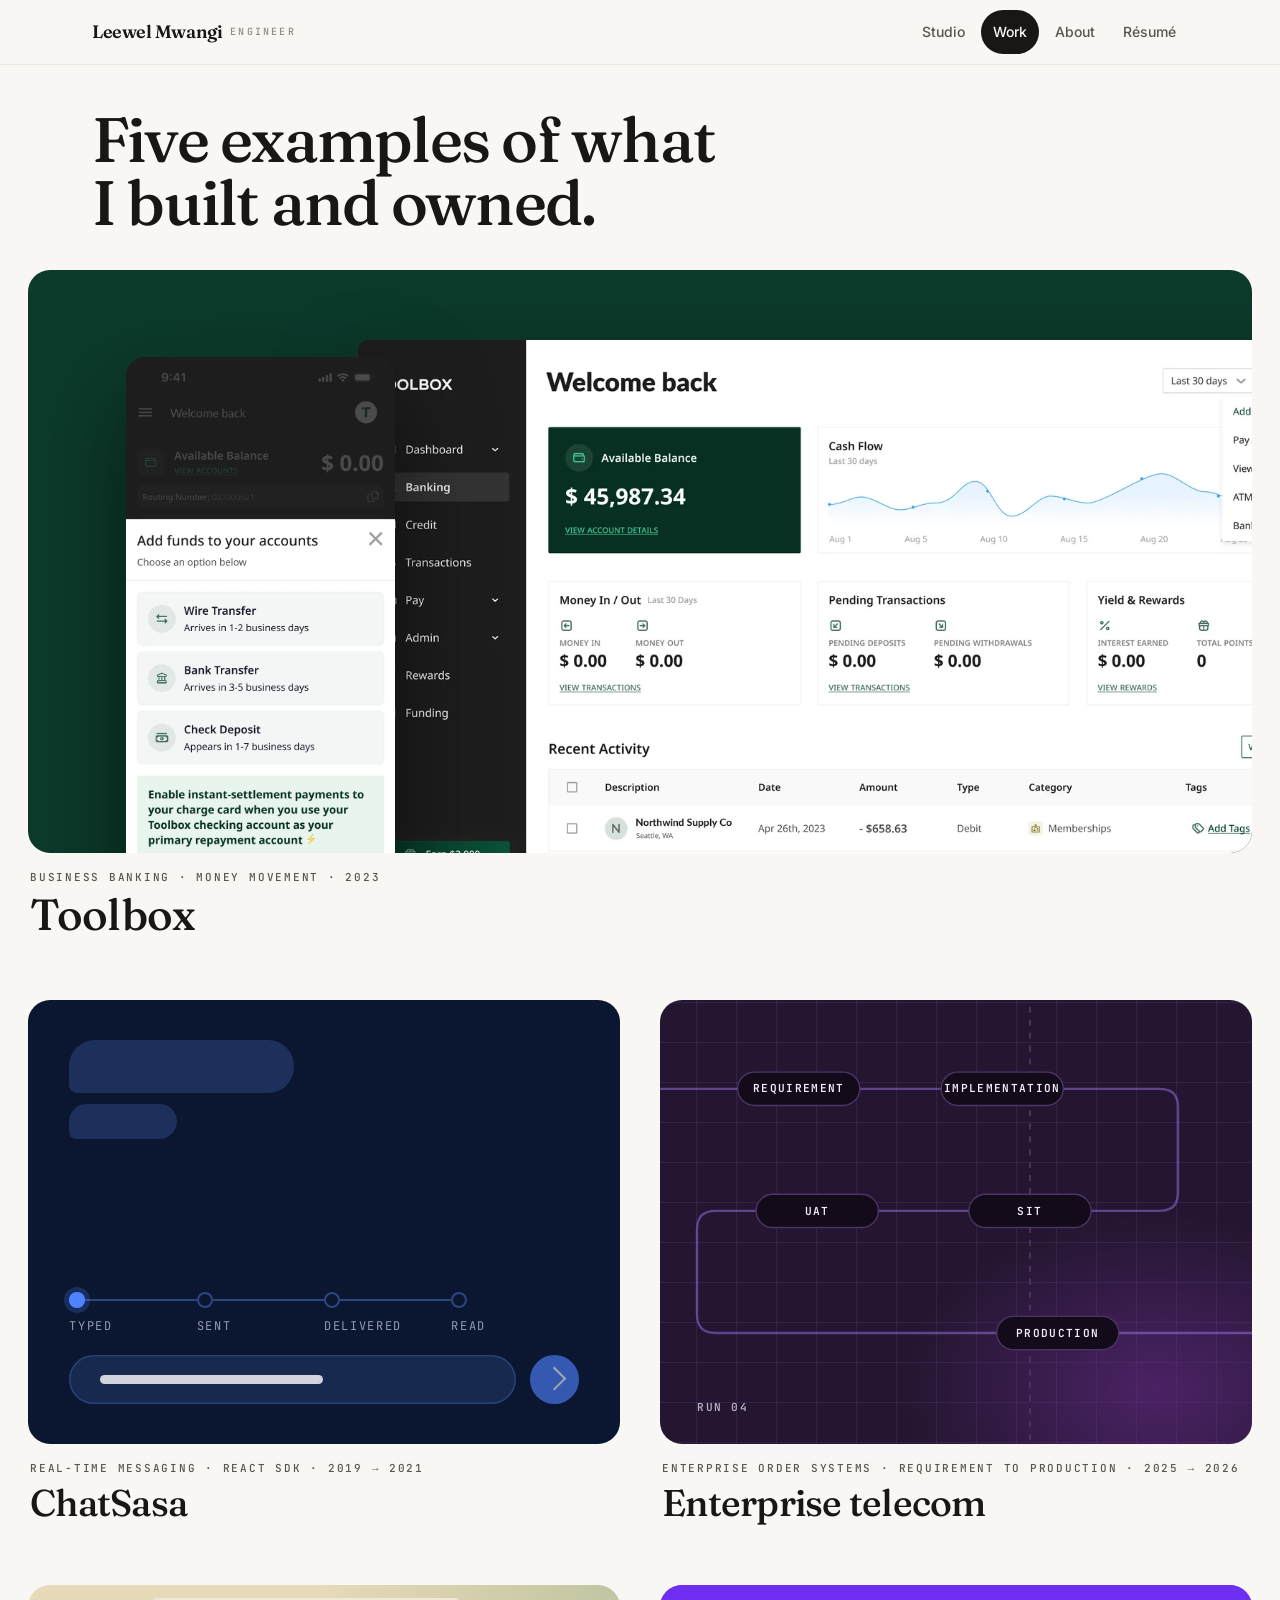
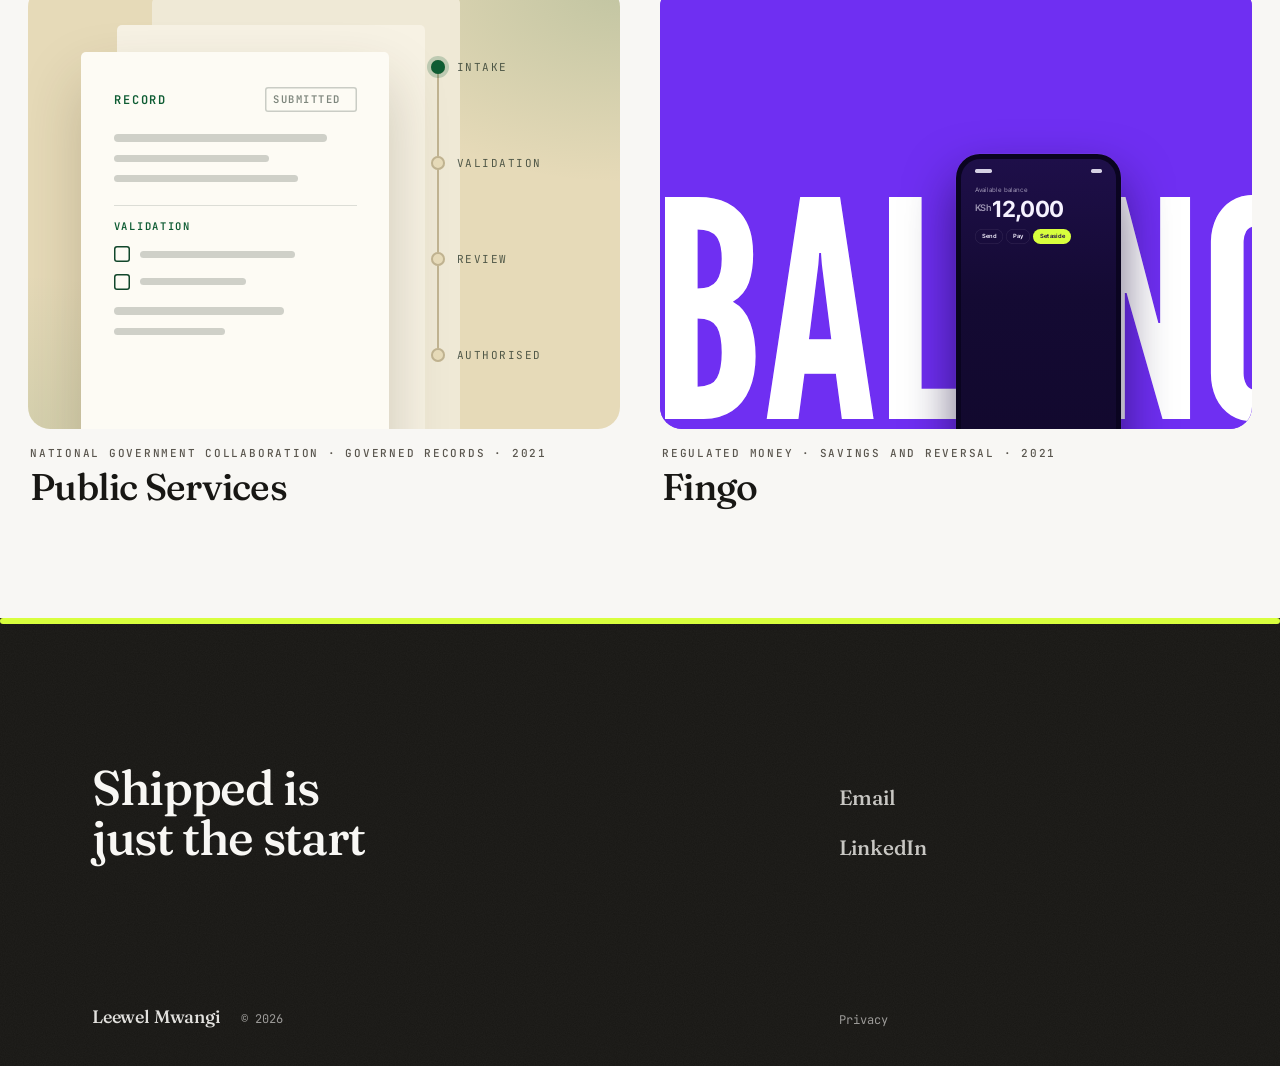
<file: work/index.html>
<!DOCTYPE html><html lang="en"><head><meta charSet="utf-8"/><meta name="viewport" content="width=device-width, initial-scale=1"/><link rel="preload" as="image" imageSrcSet="/work/toolbox/platform-overview@1400.webp 1400w, /work/toolbox/platform-overview.webp 2000w" imageSizes="(min-width: 900px) 1100px, 160vw"/><link rel="preload" as="image" href="/work/toolbox/funding-01-method-mobile.webp"/><link rel="stylesheet" href="/_next/static/css/dda6ed43df173816.css" data-precedence="next"/><link rel="stylesheet" href="/_next/static/css/31bce136018fc36a.css" data-precedence="next"/><link rel="stylesheet" href="/_next/static/css/b18c43d97103b0ef.css" data-precedence="next"/><link rel="stylesheet" href="/_next/static/css/24539f4addccb46e.css" data-precedence="next"/><link rel="preload" as="script" fetchPriority="low" href="/_next/static/chunks/webpack-2099aaf30e9140ea.js"/><script src="/_next/static/chunks/fd9d1056-462349e6a029f87e.js" async=""></script><script src="/_next/static/chunks/2117-c3ad4d7d2342abe8.js" async=""></script><script src="/_next/static/chunks/main-app-011ec1527de2dac9.js" async=""></script><script src="/_next/static/chunks/2225-bf3eab88cabf53c5.js" async=""></script><script src="/_next/static/chunks/592-7f3bfb9130a3bf20.js" async=""></script><script src="/_next/static/chunks/787-8568f65dedabfa6e.js" async=""></script><script src="/_next/static/chunks/8281-7dc2cb63730da8fa.js" async=""></script><script src="/_next/static/chunks/9722-2aca74b6327bba99.js" async=""></script><script src="/_next/static/chunks/4706-90792b9ccecb2f42.js" async=""></script><script src="/_next/static/chunks/app/(en)/work/page-379b207c616f78bf.js" async=""></script><script src="/_next/static/chunks/2972-194d198fec74020e.js" async=""></script><script src="/_next/static/chunks/9128-c7b6d7492a2e07e2.js" async=""></script><script src="/_next/static/chunks/6845-509de89170e55fdf.js" async=""></script><script src="/_next/static/chunks/4430-9ac88a2e98d08e55.js" async=""></script><script src="/_next/static/chunks/app/(en)/layout-405a98cb6a3655e0.js" async=""></script><script src="/_next/static/chunks/215-0a4afc60eec959ce.js" async=""></script><script src="/_next/static/chunks/app/(en)/template-c9d6f056e0727e8b.js" async=""></script><script src="/_next/static/chunks/app/(en)/not-found-2d0ebe01b32d57c5.js" async=""></script><title>Work · Leewel Mwangi</title><meta name="description" content="Case studies you can open — a real-time messaging SDK, a business banking redesign, and early engineering on a Y Combinator–backed neobank."/><meta property="og:title" content="Leewel Mwangi — Senior Software Engineer | Full-Stack Product Engineer"/><meta property="og:description" content="Seven years of production engineering across fintech, telecom, public-service platforms and real-time communication, in Nairobi."/><meta property="og:type" content="website"/><meta name="twitter:card" content="summary"/><meta name="twitter:title" content="Leewel Mwangi — Senior Software Engineer | Full-Stack Product Engineer"/><meta name="twitter:description" content="Seven years of production engineering across fintech, telecom, public-service platforms and real-time communication, in Nairobi."/><link rel="icon" href="/favicon.ico"/><script src="/_next/static/chunks/polyfills-42372ed130431b0a.js" noModule=""></script></head><body class="font-sans antialiased"><style data-project-themes="">:root:has([data-project-page][data-project-theme="chatsasa"]){color-scheme:dark;--paper:11 22 48;--surface:22 33 58;--raised:31 41 66;--ink:233 238 247;--muted:144 152 167;--faint:109 117 136;--line:51 61 84;--accent:79 131 255;--accent-soft:22 39 81;--accent-ink:79 131 255;--accent-2:79 131 255;--ink-paper:11 22 48;--ink-accent:79 131 255;--residue:79 131 255}
:root:has([data-project-page][data-project-theme="telecom"]){color-scheme:dark;--paper:36 22 48;--surface:46 33 58;--raised:55 41 66;--ink:243 238 252;--muted:160 152 170;--faint:129 119 140;--line:73 61 85;--accent:169 125 255;--accent-soft:57 38 81;--accent-ink:169 125 255;--accent-2:255 94 58;--ink-paper:36 22 48;--ink-accent:169 125 255;--residue:169 125 255}
:root:has([data-project-page][data-project-theme="publicServices"]){color-scheme:light;--paper:230 218 184;--surface:241 235 216;--raised:250 247 239;--ink:22 38 28;--muted:91 97 79;--faint:120 123 101;--line:188 182 153;--accent:14 92 51;--accent-soft:195 198 163;--accent-ink:14 92 51;--accent-2:212 163 38;--ink-paper:230 218 184;--ink-accent:14 92 51;--residue:14 92 51}
:root:has([data-project-page][data-project-theme="cards"]){color-scheme:dark;--paper:12 58 43;--surface:23 68 53;--raised:33 75 61;--ink:240 250 243;--muted:160 183 173;--faint:124 152 141;--line:53 93 79;--accent:155 227 184;--accent-soft:35 85 66;--accent-ink:155 227 184;--accent-2:155 227 184;--ink-paper:12 58 43;--ink-accent:155 227 184;--residue:155 227 184}
:root:has([data-project-page][data-project-theme="fingo"]){color-scheme:dark;--paper:111 47 242;--surface:118 57 243;--raised:124 66 243;--ink:255 255 255;--muted:242 236 254;--faint:209 188 251;--line:137 84 244;--accent:216 255 61;--accent-soft:128 80 213;--accent-ink:216 255 61;--accent-2:22 10 44;--ink-paper:111 47 242;--ink-accent:216 255 61;--residue:216 255 61}
:root:has([data-project-residue="chatsasa"]){--residue:79 131 255}
:root:has([data-project-residue="telecom"]){--residue:169 125 255}
:root:has([data-project-residue="publicServices"]){--residue:14 92 51}
:root:has([data-project-residue="cards"]){--residue:155 227 184}
:root:has([data-project-residue="fingo"]){--residue:216 255 61}</style><a href="#main" class="sr-only focus:not-sr-only focus:fixed focus:left-4 focus:top-4 focus:z-[100] focus:rounded-full focus:bg-ink focus:px-4 focus:py-2 focus:text-paper">Skip to content</a><header data-site-chrome="true" class="sticky top-0 z-40 border-b border-line/70 bg-paper/80 backdrop-blur-md"><nav class="container-content flex h-16 items-center justify-between gap-2"><a class="group flex min-h-[44px] shrink-0 items-center gap-2 whitespace-nowrap font-display text-[15.5px] font-semibold tracking-tight focus-visible:outline focus-visible:outline-2 focus-visible:outline-offset-2 focus-visible:outline-accent xs:text-[17px] sm:text-lg" href="/"><span>Leewel<span class="max-[399px]:sr-only"> Mwangi</span></span> <span class="hidden font-mono text-[10px] font-medium uppercase tracking-eyebrow text-faint sm:inline">Engineer</span><span class="sr-only">, <!-- -->Home</span></a><div class="-mr-2 flex min-w-0 items-center gap-0.5 overflow-x-auto [-ms-overflow-style:none] [scrollbar-width:none] sm:mr-0 sm:gap-1 [&amp;::-webkit-scrollbar]:hidden"><a class="inline-flex min-h-[44px] items-center shrink-0 whitespace-nowrap rounded-full px-2 py-1.5 text-[13px] max-[399px]:px-1.5 font-medium transition-colors focus-visible:outline focus-visible:outline-2 focus-visible:outline-offset-2 focus-visible:outline-accent sm:px-3 sm:text-sm text-muted hover:text-ink" href="/?path=studio">Studio</a><a aria-current="page" class="inline-flex min-h-[44px] items-center shrink-0 whitespace-nowrap rounded-full px-2 py-1.5 text-[13px] max-[399px]:px-1.5 font-medium transition-colors focus-visible:outline focus-visible:outline-2 focus-visible:outline-offset-2 focus-visible:outline-accent sm:px-3 sm:text-sm bg-ink text-paper" href="/work/">Work</a><a class="inline-flex min-h-[44px] items-center shrink-0 whitespace-nowrap rounded-full px-2 py-1.5 text-[13px] max-[399px]:px-1.5 font-medium transition-colors focus-visible:outline focus-visible:outline-2 focus-visible:outline-offset-2 focus-visible:outline-accent sm:px-3 sm:text-sm text-muted hover:text-ink" href="/about/">About</a><a class="inline-flex min-h-[44px] items-center shrink-0 whitespace-nowrap rounded-full px-2 py-1.5 text-[13px] max-[399px]:px-1.5 font-medium transition-colors focus-visible:outline focus-visible:outline-2 focus-visible:outline-offset-2 focus-visible:outline-accent sm:px-3 sm:text-sm text-muted hover:text-ink" href="/resume/">Résumé</a></div></nav></header><main id="main"><div class="container-content pb-20 md:pb-28"><header class="workListing_head__nOVly"><h1 class="workListing_title__KL4M5">Five examples of what I built and owned.</h1></header><ol class="workListing_list__jqnHT" aria-label="Five projects" data-work-listing="" data-project-residue="fingo"><li class="workListing_item__jehHN" data-plate="cards" data-project="cards" data-project-theme="cards" data-span="wide" style="--p-ground:#0c3a2b;--p-ink:#f0faf3;--p-accent:#9be3b8;--p-dim:#2d6b52;--p-mark:#17603f"><a class="workListing_plate__6oQie" href="/work/cards" data-cursor="open" data-destination="route" data-entrance="cards"><span class="workListing_media__oZpnc" aria-hidden="true" data-entrance-plate=""><div class="workListing_tb__oZS67"><div class="workListing_layer__t62NX" style="--depth:6"><img class="workListing_tbPlatform__k30XO" data-entrance-part="dashboard" src="/work/toolbox/platform-overview@1400.webp" srcSet="/work/toolbox/platform-overview@1400.webp 1400w, /work/toolbox/platform-overview.webp 2000w" sizes="(min-width: 900px) 1100px, 160vw" width="1400" height="875" alt="" loading="eager" decoding="async"/><span class="workListing_tbDim__Knn8_" data-entrance-part="dim"></span></div><div class="workListing_layer__t62NX" data-role="dialog" style="--depth:10"><span class="workListing_tbDialog__Xkd9N" data-entrance-part="dialog" style="aspect-ratio:308 / 208;background-image:url(/work/toolbox/funding-06-initiated.webp);background-size:324.7% auto;background-position:50% 50%"></span></div><div class="workListing_layer__t62NX" style="--depth:16"><img class="workListing_tbPhone__c_RMg" data-entrance-part="phone" src="/work/toolbox/funding-01-method-mobile.webp" width="760" height="1645" alt="" loading="eager" decoding="async"/></div></div></span><span class="workListing_caption__EFHiK"><span class="workListing_line__dDxw4">Business banking · money movement<!-- --> · <!-- -->2023</span><span class="workListing_name__2CLo4">Toolbox</span><span class="sr-only">The Toolbox dashboard: a dark navigation rail listing Dashboard, Banking, Credit, Transactions, Pay, Admin, Rewards and Funding; an available-balance card and a cash-flow chart across the top; money-in/out, pending-transaction and yield summaries below; and a recent-activity table with description, date, amount, type, category and tag columns.</span></span></a></li><li class="workListing_item__jehHN" data-plate="chatsasa" data-project="chatsasa" data-project-theme="chatsasa" data-span="half" style="--p-ground:#0b1630;--p-ink:#e9eef7;--p-accent:#4f83ff;--p-dim:#2b4680;--p-mark:#3b6ae0"><a class="workListing_plate__6oQie" href="/work/chatsasa-sdk" data-cursor="open" data-destination="route" data-entrance="chatsasa"><span class="workListing_media__oZpnc" aria-hidden="true" data-entrance-plate=""><div class="workListing_cs__4_qR7"><div class="workListing_layer__t62NX" style="--depth:4"><span class="workListing_csIn__BZz42" data-entrance-part="incoming"></span></div><div class="workListing_layer__t62NX" style="--depth:12"><span class="workListing_csOut__sWw1r" data-entrance-part="message"><span class="workListing_csBar__yx4nQ" style="width:82%"></span><span class="workListing_csBar__yx4nQ" style="width:56%"></span><span class="workListing_csReceipt__t3_oV"><span data-receipt="0">○</span><span data-receipt="1">✓</span><span data-receipt="2">✓✓</span></span></span></div><div class="workListing_layer__t62NX" style="--depth:7"><span class="workListing_csCompose__kWDUE" data-entrance-part="composer"><span class="workListing_csDraft__rYTLv"><span class="workListing_csBar__yx4nQ" style="width:58%"></span></span><span class="workListing_csSend__Pa4R_" data-entrance-part="send"></span></span></div><ol class="workListing_csRail__FrKsr" data-entrance-part="rail"><li style="--i:0"><span class="workListing_csNode__iNB9g"></span><span>Typed</span></li><li style="--i:1"><span class="workListing_csNode__iNB9g"></span><span>Sent</span></li><li style="--i:2"><span class="workListing_csNode__iNB9g"></span><span>Delivered</span></li><li style="--i:3"><span class="workListing_csNode__iNB9g"></span><span>Read</span></li></ol></div></span><span class="workListing_caption__EFHiK"><span class="workListing_line__dDxw4">Real-time messaging · React SDK<!-- --> · <!-- -->2019 → 2021</span><span class="workListing_name__2CLo4">ChatSasa</span><span class="sr-only">A drawn message thread. One message moves through typed, sent, delivered, read, failed and recovered.</span></span></a></li><li class="workListing_item__jehHN" data-plate="telecom" data-project="telecom" data-project-theme="telecom" data-span="half" style="--p-ground:#241630;--p-ink:#f3eefc;--p-accent:#a97dff;--p-dim:#4b3566;--p-mark:#6b2c91;--p-second:#ff5e3a"><a class="workListing_plate__6oQie" href="/work/telecom" data-cursor="open" data-destination="route" data-entrance="telecom"><span class="workListing_media__oZpnc" aria-hidden="true" data-entrance-plate=""><div class="workListing_te__IJH6f"><div class="workListing_layer__t62NX" style="--depth:6"><svg class="workListing_teSvg__GMP0_" viewBox="0 0 640 480" preserveAspectRatio="xMidYMid slice" data-layout="desktop"><defs><radialGradient id="te-glow-Rat7pt4va"><stop offset="0" stop-color="var(--p-accent)" stop-opacity="0.55"></stop><stop offset="1" stop-color="var(--p-accent)" stop-opacity="0"></stop></radialGradient></defs><path class="workListing_teCross__H1c_B" d="M 400 -20 V 500" data-entrance-part="crossing"></path><path class="workListing_tePath__tKagA" d="M -20 96 H 540 Q 560 96 560 116 V 208 Q 560 228 540 228 H 400" data-entrance-part="route-to-sit"></path><path class="workListing_tePath__tKagA" d="M 400 228 H 60 Q 40 228 40 248 V 340 Q 40 360 60 360 H 660" data-entrance-part="route-from-sit"></path><circle class="workListing_teGlow___rG49" cx="430" cy="360" r="118.8" fill="url(#te-glow-Rat7pt4va)" data-entrance-part="glow"></circle><path class="workListing_teSignal__bNPHy" data-leg="to-sit" pathLength="1000" d="M -20 96 H 540 Q 560 96 560 116 V 208 Q 560 228 540 228 H 400"></path><path class="workListing_teSignal__bNPHy" data-leg="from-sit" pathLength="1000" d="M 400 228 H 60 Q 40 228 40 248 V 340 Q 40 360 60 360 H 660"></path><rect class="workListing_teBurst__KtTi7" data-entrance-part="burst" x="328" y="204" width="144" height="48" rx="24"></rect><rect class="workListing_teContained__FiemZ" data-entrance-part="contained" x="327" y="203" width="146" height="50" rx="25"></rect><g class="workListing_teNode__c_5GI" data-stop="requirement"><rect x="84" y="78" width="132" height="36" rx="18"></rect><text x="150" y="100" text-anchor="middle">REQUIREMENT</text></g><g class="workListing_teNode__c_5GI" data-stop="implementation"><rect x="304" y="78" width="132" height="36" rx="18"></rect><text x="370" y="100" text-anchor="middle">IMPLEMENTATION</text></g><g class="workListing_teNode__c_5GI" data-stop="sit"><rect x="334" y="210" width="132" height="36" rx="18"></rect><text x="400" y="232" text-anchor="middle">SIT</text></g><g class="workListing_teNode__c_5GI" data-stop="uat"><rect x="104" y="210" width="132" height="36" rx="18"></rect><text x="170" y="232" text-anchor="middle">UAT</text></g><g class="workListing_teNode__c_5GI" data-stop="production"><rect x="364" y="342" width="132" height="36" rx="18"></rect><text x="430" y="364" text-anchor="middle">PRODUCTION</text></g><text class="workListing_teReadout__vD1Ut" x="40" y="444" data-entrance-part="readout">RUN 04<tspan class="workListing_teReadoutEnd__vWgcd"> · <!-- -->PRODUCTION</tspan></text></svg><svg class="workListing_teSvg__GMP0_" viewBox="0 0 400 500" preserveAspectRatio="xMidYMid slice" data-layout="phone"><defs><radialGradient id="te-glow-Rit7pt4va"><stop offset="0" stop-color="var(--p-accent)" stop-opacity="0.55"></stop><stop offset="1" stop-color="var(--p-accent)" stop-opacity="0"></stop></radialGradient></defs><path class="workListing_teCross__H1c_B" d="M 280 -20 V 520" data-entrance-part="crossing"></path><path class="workListing_tePath__tKagA" d="M -20 90 H 352 Q 372 90 372 110 V 230 Q 372 250 352 250 H 280" data-entrance-part="route-to-sit"></path><path class="workListing_tePath__tKagA" d="M 280 250 H 48 Q 28 250 28 270 V 390 Q 28 410 48 410 H 420" data-entrance-part="route-from-sit"></path><circle class="workListing_teGlow___rG49" cx="252" cy="410" r="106.2" fill="url(#te-glow-Rit7pt4va)" data-entrance-part="glow"></circle><path class="workListing_teSignal__bNPHy" data-leg="to-sit" pathLength="1000" d="M -20 90 H 352 Q 372 90 372 110 V 230 Q 372 250 352 250 H 280"></path><path class="workListing_teSignal__bNPHy" data-leg="from-sit" pathLength="1000" d="M 280 250 H 48 Q 28 250 28 270 V 390 Q 28 410 48 410 H 420"></path><rect class="workListing_teBurst__KtTi7" data-entrance-part="burst" x="215" y="227" width="130" height="46" rx="23"></rect><rect class="workListing_teContained__FiemZ" data-entrance-part="contained" x="214" y="226" width="132" height="48" rx="24"></rect><g class="workListing_teNode__c_5GI" data-stop="requirement"><rect x="53" y="73" width="118" height="34" rx="17"></rect><text x="112" y="94" text-anchor="middle">REQUIREMENT</text></g><g class="workListing_teNode__c_5GI" data-stop="implementation"><rect x="217" y="73" width="118" height="34" rx="17"></rect><text x="276" y="94" text-anchor="middle">IMPLEMENTATION</text></g><g class="workListing_teNode__c_5GI" data-stop="sit"><rect x="221" y="233" width="118" height="34" rx="17"></rect><text x="280" y="254" text-anchor="middle">SIT</text></g><g class="workListing_teNode__c_5GI" data-stop="uat"><rect x="57" y="233" width="118" height="34" rx="17"></rect><text x="116" y="254" text-anchor="middle">UAT</text></g><g class="workListing_teNode__c_5GI" data-stop="production"><rect x="193" y="393" width="118" height="34" rx="17"></rect><text x="252" y="414" text-anchor="middle">PRODUCTION</text></g><text class="workListing_teReadout__vD1Ut" x="28" y="476" data-entrance-part="readout">RUN 04<tspan class="workListing_teReadoutEnd__vWgcd"> · <!-- -->PRODUCTION</tspan></text></svg></div></div></span><span class="workListing_caption__EFHiK"><span class="workListing_line__dDxw4">Enterprise order systems · requirement to production<!-- --> · <!-- -->2025 → 2026</span><span class="workListing_name__2CLo4">Enterprise telecom</span><span class="sr-only">A drawn regression grid. Seven delivery gates across, successive runs down, and one defect caught at system integration.</span></span></a></li><li class="workListing_item__jehHN" data-plate="publicServices" data-project="publicServices" data-project-theme="publicServices" data-span="half" style="--p-ground:#e6dab8;--p-ink:#16261c;--p-accent:#0e5c33;--p-dim:#bfb290;--p-mark:#0e5c33;--p-second:#d4a326"><a class="workListing_plate__6oQie" href="/work/public-services" data-cursor="open" data-destination="route" data-entrance="publicServices"><span class="workListing_media__oZpnc" aria-hidden="true" data-entrance-plate=""><div class="workListing_co__3av_i"><div class="workListing_layer__t62NX" style="--depth:3"><span class="workListing_coSheet__4rtS0" data-depth="2" data-entrance-part="sheet"></span></div><div class="workListing_layer__t62NX" style="--depth:7"><span class="workListing_coSheet__4rtS0" data-depth="1" data-entrance-part="sheet"><span class="workListing_coLine__1_Ylo" style="width:72%"></span><span class="workListing_coLine__1_Ylo" style="width:48%"></span><span class="workListing_coLine__1_Ylo" style="width:60%"></span></span></div><div class="workListing_layer__t62NX" style="--depth:13"><span class="workListing_coSheet__4rtS0" data-depth="0" data-entrance-part="record"><span class="workListing_coHead__wc777"><span data-entrance-part="word">RECORD</span><span class="workListing_coStatus__WFSC4"><span data-state="rest">SUBMITTED</span><span data-state="on">AUTHORISED</span><span data-state="received">RECEIVED</span></span></span><span class="workListing_coLine__1_Ylo" style="width:88%"></span><span class="workListing_coLine__1_Ylo" style="width:64%"></span><span class="workListing_coLine__1_Ylo" style="width:76%"></span><span class="workListing_coChecks__5doZp"><span class="workListing_coChecksLabel__peu62" data-entrance-part="word">VALIDATION</span><span class="workListing_coCheck__YGwIq" style="--i:0"><span class="workListing_coBox__1nCKi"><svg viewBox="0 0 12 12" aria-hidden="true" data-entrance-part="tick"><path d="M2.5 6.5 L5 9 L9.5 3.5"></path></svg></span><span class="workListing_coLine__1_Ylo" style="width:64%"></span></span><span class="workListing_coCheck__YGwIq" style="--i:1"><span class="workListing_coBox__1nCKi"><svg viewBox="0 0 12 12" aria-hidden="true" data-entrance-part="tick"><path d="M2.5 6.5 L5 9 L9.5 3.5"></path></svg></span><span class="workListing_coLine__1_Ylo" style="width:44%"></span></span></span><span class="workListing_coLine__1_Ylo" style="width:70%"></span><span class="workListing_coLine__1_Ylo" style="width:46%"></span><span class="workListing_coReceipt__tZKTj" data-entrance-part="receipt"><svg viewBox="0 0 64 64" aria-hidden="true"><circle cx="32" cy="32" r="29"></circle><circle cx="32" cy="32" r="22"></circle></svg></span><span class="workListing_coSeal__S70HT" data-entrance-part="seal"><svg viewBox="0 0 64 64" aria-hidden="true"><circle cx="32" cy="32" r="29"></circle><circle cx="32" cy="32" r="22"></circle><path d="M21 33 L28.5 40.5 L43.5 25"></path></svg></span></span></div><ol class="workListing_coRail__EpSbr" data-entrance-part="rail"><li data-stop="intake" style="--i:0"><span class="workListing_coNode__lq9fZ"></span><span>Intake</span></li><li data-stop="validation" style="--i:1"><span class="workListing_coNode__lq9fZ"></span><span>Validation</span></li><li data-stop="review" style="--i:2"><span class="workListing_coNode__lq9fZ"></span><span>Review</span></li><li data-stop="authorised" style="--i:3"><span class="workListing_coNode__lq9fZ"></span><span>Authorised</span></li></ol></div></span><span class="workListing_caption__EFHiK"><span class="workListing_line__dDxw4">National Government collaboration · governed records<!-- --> · <!-- -->2021</span><span class="workListing_name__2CLo4">Public Services</span><span class="sr-only">Three drawn sheets of one governed record. The top one is stopped at its validation gate, beside a ledger of who holds each document.</span></span></a></li><li class="workListing_item__jehHN" data-plate="fingo" data-project="fingo" data-project-theme="fingo" data-span="half" style="--p-ground:#6f2ff2;--p-ink:#ffffff;--p-accent:#d8ff3d;--p-dim:#9a6cf5;--p-mark:#6f2ff2;--p-second:#160a2c"><a class="workListing_plate__6oQie" href="/work/fingo" data-cursor="open" data-destination="route" data-entrance="fingo"><span class="workListing_media__oZpnc" aria-hidden="true" data-entrance-plate=""><div class="workListing_fd__MgnBb"><div class="workListing_layer__t62NX" style="--depth:4"><span class="workListing_fdWord__8jRgS" data-entrance-part="word"><span class="workListing_fdEmpty__Edzmz">BALANCE</span><span class="workListing_fdLit__Rjaov">BALANCE</span><span class="workListing_fdLit__Rjaov workListing_fdOut__8eYMc">BALANCE</span><span class="workListing_fdLit__Rjaov workListing_fdIn__Dwt5D">BALANCE</span></span></div><div class="workListing_layer__t62NX" style="--depth:12"><span class="workListing_fdPhone__0n6k1" data-entrance-part="phone"><span class="workListing_fdScr__WkeDB"><span class="workListing_fdStatus__SSCeP"><i></i><i></i></span><span class="workListing_fdHead__EeFcB"><small>Available balance</small><span class="workListing_fdBal__UdRSI" data-figure="12,000"><b>KSh</b>1<span class="workListing_fdDigit__hgyte"><span>2<br/>1<br/>2</span></span>,000</span></span><span class="workListing_fdPills__Y_sTq"><i data-pill="">Send</i><i data-pill="">Pay</i><i data-pill="">Set aside</i></span><span class="workListing_fdRow__amZ0z" data-entrance-part="row"><i class="workListing_fdIco__bPFAK">S</i><span class="workListing_fdName__lUWVj"><b>Supermarket</b><em>Reversed</em></span><span class="workListing_fdAmt__iO_jX">− <!-- -->1,000</span></span></span></span></div></div></span><span class="workListing_caption__EFHiK"><span class="workListing_line__dDxw4">Regulated money · savings and reversal<!-- --> · <!-- -->2021</span><span class="workListing_name__2CLo4">Fingo</span><span class="sr-only">A phone showing KSh 12,000 in front of the word BALANCE. A purchase lowers the balance to KSh 11,000; its reversal restores KSh 12,000.</span></span></a></li></ol></div></main><footer data-site-chrome="true" data-closing="true" class="SiteFooter_footer__aUaTs relative z-[4]"><div class="SiteFooter_field__5oJLe" data-register="house-dark"><span class="SiteFooter_grain__4ZVbu" aria-hidden="true"></span><span class="SiteFooter_point__iR7EN" data-continuing-point="" aria-hidden="true"></span><div class="SiteFooter_inner__23SNm container-content"><p class="SiteFooter_closing__SZSpd">Shipped is just the <span class="SiteFooter_last__a9MtR">start<span class="SiteFooter_stop__ehSUl" data-closing-stop=""><span class="SiteFooter_origin__tza6L" aria-hidden="true"></span>.</span></span></p><nav class="SiteFooter_contact__U2eQQ" aria-label="Contact"><ul class="SiteFooter_destinations__Xp1TN"><li><a href="mailto:leewelkarani@gmail.com?subject=Portfolio%20enquiry" class="SiteFooter_destination__ayheC" data-contact="email"><span class="SiteFooter_word__EVHhw" data-word="">Email</span><span class="SiteFooter_slot__i1JA1" data-slot="" aria-hidden="true"></span></a></li><li><a href="https://www.linkedin.com/in/leewelmwangi" target="_blank" rel="noopener noreferrer" class="SiteFooter_destination__ayheC" data-contact="linkedin"><span class="SiteFooter_word__EVHhw" data-word="">LinkedIn</span><span class="SiteFooter_slot__i1JA1" data-slot="" aria-hidden="true"></span></a></li></ul></nav><p class="SiteFooter_signature__ZsR8R"><span class="SiteFooter_name__1U2ET">Leewel Mwangi</span><span class="SiteFooter_year__Ht8Qt">© <!-- -->2026</span></p><p class="SiteFooter_quiet__xKCQO"><a class="SiteFooter_privacy__caNSS" href="/about/#privacy">Privacy</a></p></div></div></footer><div class="entrance_host__TCyYn" data-entrance-host="" aria-hidden="true"></div><script src="/_next/static/chunks/webpack-2099aaf30e9140ea.js" async=""></script><script>(self.__next_f=self.__next_f||[]).push([0]);self.__next_f.push([2,null])</script><script>self.__next_f.push([1,"1:HL[\"/_next/static/css/dda6ed43df173816.css\",\"style\"]\n2:HL[\"/_next/static/css/31bce136018fc36a.css\",\"style\"]\n3:HL[\"/_next/static/css/b18c43d97103b0ef.css\",\"style\"]\n4:HL[\"/_next/static/css/24539f4addccb46e.css\",\"style\"]\n"])</script><script>self.__next_f.push([1,"5:I[2846,[],\"\"]\n7:I[6732,[\"2225\",\"static/chunks/2225-bf3eab88cabf53c5.js\",\"592\",\"static/chunks/592-7f3bfb9130a3bf20.js\",\"787\",\"static/chunks/787-8568f65dedabfa6e.js\",\"8281\",\"static/chunks/8281-7dc2cb63730da8fa.js\",\"9722\",\"static/chunks/9722-2aca74b6327bba99.js\",\"4706\",\"static/chunks/4706-90792b9ccecb2f42.js\",\"9773\",\"static/chunks/app/(en)/work/page-379b207c616f78bf.js\"],\"WorkListing\"]\n8:I[4707,[],\"\"]\n9:I[6423,[],\"\"]\nb:I[3339,[\"2972\",\"static/chunks/2972-194d198fec74020e.js\",\"2225\",\"static/chunks/2225-bf3eab88cabf53c5.js\",\"592\",\"static/chunks/592-7f3bfb9130a3bf20.js\",\"8281\",\"static/chunks/8281-7dc2cb63730da8fa.js\",\"9128\",\"static/chunks/9128-c7b6d7492a2e07e2.js\",\"6845\",\"static/chunks/6845-509de89170e55fdf.js\",\"4430\",\"static/chunks/4430-9ac88a2e98d08e55.js\",\"1439\",\"static/chunks/app/(en)/layout-405a98cb6a3655e0.js\"],\"SiteNav\"]\nc:I[4752,[\"215\",\"static/chunks/215-0a4afc60eec959ce.js\",\"592\",\"static/chunks/592-7f3bfb9130a3bf20.js\",\"787\",\"static/chunks/787-8568f65dedabfa6e.js\",\"6845\",\"static/chunks/6845-509de89170e55fdf.js\",\"59\",\"static/chunks/app/(en)/template-c9d6f056e0727e8b.js\"],\"default\"]\nd:I[2972,[\"2972\",\"static/chunks/2972-194d198fec74020e.js\",\"2238\",\"static/chunks/app/(en)/not-found-2d0ebe01b32d57c5.js\"],\"\"]\ne:I[5127,[\"2972\",\"static/chunks/2972-194d198fec74020e.js\",\"2225\",\"static/chunks/2225-bf3eab88cabf53c5.js\",\"592\",\"static/chunks/592-7f3bfb9130a3bf20.js\",\"8281\",\"static/chunks/8281-7dc2cb63730da8fa.js\",\"9128\",\"static/chunks/9128-c7b6d7492a2e07e2.js\",\"6845\",\"static/chunks/6845-509de89170e55fdf.js\",\"4430\",\"static/chunks/4430-9ac88a2e98d08e55.js\",\"1439\",\"static/chunks/app/(en)/layout-405a98cb6a3655e0.js\"],\"SiteFooter\"]\nf:I[2803,[\"2972\",\"static/chunks/2972-194d198fec74020e.js\",\"2225\",\"static/chunks/2225-bf3eab88cabf53c5.js\",\"592\",\"static/chunks/592-7f3bfb9130a3bf20.js\",\"8281\",\"static/chunks/8281-7dc2cb63730da8fa.js\",\"9128\",\"static/chunks/9128-c7b6d7492a2e07e2.js\",\"6845\",\"static/chunks/6845-509de89170e55fdf.js\",\"4430\",\"static/chunks/4430-9ac88a2e98d08e55.js\",\"1439\",\"static/chunks/app/(en)/layout-405a98cb6a3655e0.js\"]"])</script><script>self.__next_f.push([1,",\"EntranceHost\"]\n10:I[6082,[\"2972\",\"static/chunks/2972-194d198fec74020e.js\",\"2225\",\"static/chunks/2225-bf3eab88cabf53c5.js\",\"592\",\"static/chunks/592-7f3bfb9130a3bf20.js\",\"8281\",\"static/chunks/8281-7dc2cb63730da8fa.js\",\"9128\",\"static/chunks/9128-c7b6d7492a2e07e2.js\",\"6845\",\"static/chunks/6845-509de89170e55fdf.js\",\"4430\",\"static/chunks/4430-9ac88a2e98d08e55.js\",\"1439\",\"static/chunks/app/(en)/layout-405a98cb6a3655e0.js\"],\"IntentCursor\"]\n11:I[9439,[\"2972\",\"static/chunks/2972-194d198fec74020e.js\",\"2225\",\"static/chunks/2225-bf3eab88cabf53c5.js\",\"592\",\"static/chunks/592-7f3bfb9130a3bf20.js\",\"8281\",\"static/chunks/8281-7dc2cb63730da8fa.js\",\"9128\",\"static/chunks/9128-c7b6d7492a2e07e2.js\",\"6845\",\"static/chunks/6845-509de89170e55fdf.js\",\"4430\",\"static/chunks/4430-9ac88a2e98d08e55.js\",\"1439\",\"static/chunks/app/(en)/layout-405a98cb6a3655e0.js\"],\"AnalyticsProvider\"]\n13:I[1060,[],\"\"]\na:T87f,"])</script><script>self.__next_f.push([1,":root:has([data-project-page][data-project-theme=\"chatsasa\"]){color-scheme:dark;--paper:11 22 48;--surface:22 33 58;--raised:31 41 66;--ink:233 238 247;--muted:144 152 167;--faint:109 117 136;--line:51 61 84;--accent:79 131 255;--accent-soft:22 39 81;--accent-ink:79 131 255;--accent-2:79 131 255;--ink-paper:11 22 48;--ink-accent:79 131 255;--residue:79 131 255}\n:root:has([data-project-page][data-project-theme=\"telecom\"]){color-scheme:dark;--paper:36 22 48;--surface:46 33 58;--raised:55 41 66;--ink:243 238 252;--muted:160 152 170;--faint:129 119 140;--line:73 61 85;--accent:169 125 255;--accent-soft:57 38 81;--accent-ink:169 125 255;--accent-2:255 94 58;--ink-paper:36 22 48;--ink-accent:169 125 255;--residue:169 125 255}\n:root:has([data-project-page][data-project-theme=\"publicServices\"]){color-scheme:light;--paper:230 218 184;--surface:241 235 216;--raised:250 247 239;--ink:22 38 28;--muted:91 97 79;--faint:120 123 101;--line:188 182 153;--accent:14 92 51;--accent-soft:195 198 163;--accent-ink:14 92 51;--accent-2:212 163 38;--ink-paper:230 218 184;--ink-accent:14 92 51;--residue:14 92 51}\n:root:has([data-project-page][data-project-theme=\"cards\"]){color-scheme:dark;--paper:12 58 43;--surface:23 68 53;--raised:33 75 61;--ink:240 250 243;--muted:160 183 173;--faint:124 152 141;--line:53 93 79;--accent:155 227 184;--accent-soft:35 85 66;--accent-ink:155 227 184;--accent-2:155 227 184;--ink-paper:12 58 43;--ink-accent:155 227 184;--residue:155 227 184}\n:root:has([data-project-page][data-project-theme=\"fingo\"]){color-scheme:dark;--paper:111 47 242;--surface:118 57 243;--raised:124 66 243;--ink:255 255 255;--muted:242 236 254;--faint:209 188 251;--line:137 84 244;--accent:216 255 61;--accent-soft:128 80 213;--accent-ink:216 255 61;--accent-2:22 10 44;--ink-paper:111 47 242;--ink-accent:216 255 61;--residue:216 255 61}\n:root:has([data-project-residue=\"chatsasa\"]){--residue:79 131 255}\n:root:has([data-project-residue=\"telecom\"]){--residue:169 125 255}\n:root:has([data-project-residue=\"publicServices\"]){--residue:14 92 51}\n:root:has([data-project-residue=\"cards\"]){--residue:155 227 184}\n:root:has([data-project-residue=\"fingo\"]){--residue:216 255 61}"])</script><script>self.__next_f.push([1,"14:[]\n"])</script><script>self.__next_f.push([1,"0:[\"$\",\"$L5\",null,{\"buildId\":\"ngNyyrtBb7WEHQNGa5Lel\",\"assetPrefix\":\"\",\"urlParts\":[\"\",\"work\",\"\"],\"initialTree\":[\"\",{\"children\":[\"(en)\",{\"children\":[\"work\",{\"children\":[\"__PAGE__\",{}]}]},\"$undefined\",\"$undefined\",true]}],\"initialSeedData\":[\"\",{\"children\":[\"(en)\",{\"children\":[\"work\",{\"children\":[\"__PAGE__\",{},[[\"$L6\",[\"$\",\"div\",null,{\"className\":\"container-content pb-20 md:pb-28\",\"children\":[[\"$\",\"header\",null,{\"className\":\"workListing_head__nOVly\",\"children\":[\"$\",\"h1\",null,{\"className\":\"workListing_title__KL4M5\",\"children\":\"Five examples of what I built and owned.\"}]}],[\"$\",\"$L7\",null,{\"copy\":{\"title\":\"Five examples of what I built and owned.\",\"listLabel\":\"Five projects\",\"plates\":{\"chatsasa\":{\"title\":\"ChatSasa\",\"line\":\"Real-time messaging · React SDK\",\"figure\":\"A drawn message thread. One message moves through typed, sent, delivered, read, failed and recovered.\"},\"telecom\":{\"title\":\"Enterprise telecom\",\"line\":\"Enterprise order systems · requirement to production\",\"figure\":\"A drawn regression grid. Seven delivery gates across, successive runs down, and one defect caught at system integration.\"},\"publicServices\":{\"title\":\"Public Services\",\"line\":\"National Government collaboration · governed records\",\"figure\":\"Three drawn sheets of one governed record. The top one is stopped at its validation gate, beside a ledger of who holds each document.\"},\"cards\":{\"title\":\"Toolbox\",\"line\":\"Business banking · money movement\",\"figure\":\"The Toolbox dashboard: a dark navigation rail listing Dashboard, Banking, Credit, Transactions, Pay, Admin, Rewards and Funding; an available-balance card and a cash-flow chart across the top; money-in/out, pending-transaction and yield summaries below; and a recent-activity table with description, date, amount, type, category and tag columns.\"},\"fingo\":{\"title\":\"Fingo\",\"line\":\"Regulated money · savings and reversal\",\"figure\":\"A phone showing KSh 12,000 in front of the word BALANCE. A purchase lowers the balance to KSh 11,000; its reversal restores KSh 12,000.\"}},\"stages\":{\"chatsasa\":[{\"id\":\"typed\",\"label\":\"Typed\",\"tone\":\"normal\",\"receipt\":\"typing…\"},{\"id\":\"sent\",\"label\":\"Sent\",\"tone\":\"normal\",\"receipt\":\"○\"},{\"id\":\"delivered\",\"label\":\"Delivered\",\"tone\":\"normal\",\"receipt\":\"✓\"},{\"id\":\"read\",\"label\":\"Read\",\"tone\":\"normal\",\"receipt\":\"✓✓\"},{\"id\":\"failed\",\"label\":\"Failed\",\"tone\":\"fault\",\"receipt\":\"!\"},{\"id\":\"recovered\",\"label\":\"Recovered\",\"tone\":\"recovered\",\"receipt\":\"✓✓\"}],\"telecom\":[{\"id\":\"requirement\",\"label\":\"Requirement\",\"tone\":\"normal\"},{\"id\":\"design\",\"label\":\"HLD / LLD\",\"tone\":\"normal\"},{\"id\":\"implementation\",\"label\":\"Implementation\",\"tone\":\"normal\"},{\"id\":\"sit\",\"label\":\"SIT\",\"tone\":\"normal\"},{\"id\":\"uat\",\"label\":\"UAT\",\"tone\":\"normal\"},{\"id\":\"production\",\"label\":\"Production\",\"tone\":\"normal\"},{\"id\":\"monitoring\",\"label\":\"Monitoring\",\"tone\":\"recovered\"}],\"publicServices\":[{\"id\":\"intake\",\"label\":\"Intake\",\"tone\":\"normal\",\"status\":\"Submitted\"},{\"id\":\"validation\",\"label\":\"Validation\",\"tone\":\"fault\",\"status\":\"Returned or admitted\"},{\"id\":\"review\",\"label\":\"Review\",\"tone\":\"normal\",\"status\":\"Under review\"},{\"id\":\"authorised\",\"label\":\"Authorised\",\"tone\":\"recovered\",\"status\":\"Authorised\"}],\"fingo\":[{\"id\":\"contribution\",\"label\":\"2021 — early contribution\",\"tone\":\"normal\",\"mine\":true},{\"id\":\"yc\",\"label\":\"Y Combinator S21\",\"tone\":\"normal\",\"mine\":false},{\"id\":\"cbk\",\"label\":\"Feb 2023 — CBK approval\",\"tone\":\"normal\",\"mine\":false},{\"id\":\"today\",\"label\":\"Today\",\"tone\":\"recovered\",\"mine\":false}]},\"drawing\":{\"telecomRun\":\"Run {n}\",\"fingoPots\":\"Savings pots\",\"fingoReversal\":\"Reversal\",\"fingo\":{\"word\":\"BALANCE\",\"available\":\"Available balance\",\"currency\":\"KSh\",\"pills\":[\"Send\",\"Pay\",\"Set aside\"],\"supermarket\":\"Supermarket\",\"reversed\":\"Reversed\"},\"recordHead\":\"Record\",\"recordReceived\":\"Received\"}},\"locale\":\"en\"}]]}],null],null],null]},[null,[\"$\",\"$L8\",null,{\"parallelRouterKey\":\"children\",\"segmentPath\":[\"children\",\"(en)\",\"children\",\"work\",\"children\"],\"error\":\"$undefined\",\"errorStyles\":\"$undefined\",\"errorScripts\":\"$undefined\",\"template\":[\"$\",\"$L9\",null,{}],\"templateStyles\":\"$undefined\",\"templateScripts\":\"$undefined\",\"notFound\":\"$undefined\",\"notFoundStyles\":\"$undefined\"}]],null]},[[[[\"$\",\"link\",\"0\",{\"rel\":\"stylesheet\",\"href\":\"/_next/static/css/dda6ed43df173816.css\",\"precedence\":\"next\",\"crossOrigin\":\"$undefined\"}],[\"$\",\"link\",\"1\",{\"rel\":\"stylesheet\",\"href\":\"/_next/static/css/31bce136018fc36a.css\",\"precedence\":\"next\",\"crossOrigin\":\"$undefined\"}],[\"$\",\"link\",\"2\",{\"rel\":\"stylesheet\",\"href\":\"/_next/static/css/b18c43d97103b0ef.css\",\"precedence\":\"next\",\"crossOrigin\":\"$undefined\"}],[\"$\",\"link\",\"3\",{\"rel\":\"stylesheet\",\"href\":\"/_next/static/css/24539f4addccb46e.css\",\"precedence\":\"next\",\"crossOrigin\":\"$undefined\"}]],[\"$\",\"html\",null,{\"lang\":\"en\",\"children\":[\"$\",\"body\",null,{\"className\":\"font-sans antialiased\",\"children\":[[\"$\",\"style\",null,{\"data-project-themes\":\"\",\"dangerouslySetInnerHTML\":{\"__html\":\"$a\"}}],[\"$\",\"a\",null,{\"href\":\"#main\",\"className\":\"sr-only focus:not-sr-only focus:fixed focus:left-4 focus:top-4 focus:z-[100] focus:rounded-full focus:bg-ink focus:px-4 focus:py-2 focus:text-paper\",\"children\":\"Skip to content\"}],[\"$\",\"$Lb\",null,{\"locale\":\"en\",\"available\":[\"en\"],\"strings\":{\"home\":\"Home\",\"studio\":\"Studio\",\"work\":\"Work\",\"resume\":\"Résumé\",\"about\":\"About\",\"brandRole\":\"Engineer\",\"language\":{\"groupLabel\":\"Language\",\"current\":\"Current language\",\"switchTo\":\"Switch to {language}\",\"openSheet\":\"Change language\",\"sheetTitle\":\"Language\",\"sheetClose\":\"Close\",\"perspectiveLabel\":\"Language / Perspective\"}}}],[\"$\",\"main\",null,{\"id\":\"main\",\"children\":[\"$\",\"$L8\",null,{\"parallelRouterKey\":\"children\",\"segmentPath\":[\"children\",\"(en)\",\"children\"],\"error\":\"$undefined\",\"errorStyles\":\"$undefined\",\"errorScripts\":\"$undefined\",\"template\":[\"$\",\"$Lc\",null,{\"children\":[\"$\",\"$L9\",null,{}]}],\"templateStyles\":[],\"templateScripts\":[],\"notFound\":[\"$\",\"div\",null,{\"className\":\"container-content flex min-h-[60vh] flex-col items-center justify-center py-24 text-center\",\"children\":[[\"$\",\"div\",null,{\"className\":\"eyebrow\",\"children\":\"404\"}],[\"$\",\"h1\",null,{\"className\":\"display mt-4 text-[clamp(2rem,5vw,3rem)]\",\"children\":\"This page hasn't been built yet.\"}],[\"$\",\"p\",null,{\"className\":\"mt-4 max-w-prose text-muted\",\"children\":\"The link may be a placeholder, or the page has moved. Head back to the story.\"}],[\"$\",\"div\",null,{\"className\":\"mt-8 flex flex-wrap justify-center gap-3\",\"children\":[[\"$\",\"$Ld\",null,{\"href\":\"/\",\"className\":\"btn btn-primary\",\"children\":\"← Home\"}],[\"$\",\"$Ld\",null,{\"href\":\"/work\",\"className\":\"btn\",\"children\":\"See the work\"}]]}]]}],\"notFoundStyles\":[]}]}],[\"$\",\"$Le\",null,{\"locale\":\"en\",\"strings\":{\"closing\":\"Shipped is just the start.\",\"contact\":\"Contact\",\"privacy\":\"Privacy\"}}],[\"$\",\"$Lf\",null,{}],[\"$\",\"$L10\",null,{}],[\"$\",\"$L11\",null,{}]]}]}]],null],null]},[null,[\"$\",\"$L8\",null,{\"parallelRouterKey\":\"children\",\"segmentPath\":[\"children\"],\"error\":\"$undefined\",\"errorStyles\":\"$undefined\",\"errorScripts\":\"$undefined\",\"template\":[\"$\",\"$L9\",null,{}],\"templateStyles\":\"$undefined\",\"templateScripts\":\"$undefined\",\"notFound\":[[\"$\",\"title\",null,{\"children\":\"404: This page could not be found.\"}],[\"$\",\"div\",null,{\"style\":{\"fontFamily\":\"system-ui,\\\"Segoe UI\\\",Roboto,Helvetica,Arial,sans-serif,\\\"Apple Color Emoji\\\",\\\"Segoe UI Emoji\\\"\",\"height\":\"100vh\",\"textAlign\":\"center\",\"display\":\"flex\",\"flexDirection\":\"column\",\"alignItems\":\"center\",\"justifyContent\":\"center\"},\"children\":[\"$\",\"div\",null,{\"children\":[[\"$\",\"style\",null,{\"dangerouslySetInnerHTML\":{\"__html\":\"body{color:#000;background:#fff;margin:0}.next-error-h1{border-right:1px solid rgba(0,0,0,.3)}@media (prefers-color-scheme:dark){body{color:#fff;background:#000}.next-error-h1{border-right:1px solid rgba(255,255,255,.3)}}\"}}],[\"$\",\"h1\",null,{\"className\":\"next-error-h1\",\"style\":{\"display\":\"inline-block\",\"margin\":\"0 20px 0 0\",\"padding\":\"0 23px 0 0\",\"fontSize\":24,\"fontWeight\":500,\"verticalAlign\":\"top\",\"lineHeight\":\"49px\"},\"children\":\"404\"}],[\"$\",\"div\",null,{\"style\":{\"display\":\"inline-block\"},\"children\":[\"$\",\"h2\",null,{\"style\":{\"fontSize\":14,\"fontWeight\":400,\"lineHeight\":\"49px\",\"margin\":0},\"children\":\"This page could not be found.\"}]}]]}]}]],\"notFoundStyles\":[]}]],null],\"couldBeIntercepted\":false,\"initialHead\":[null,\"$L12\"],\"globalErrorComponent\":\"$13\",\"missingSlots\":\"$W14\"}]\n"])</script><script>self.__next_f.push([1,"12:[[\"$\",\"meta\",\"0\",{\"name\":\"viewport\",\"content\":\"width=device-width, initial-scale=1\"}],[\"$\",\"meta\",\"1\",{\"charSet\":\"utf-8\"}],[\"$\",\"title\",\"2\",{\"children\":\"Work · Leewel Mwangi\"}],[\"$\",\"meta\",\"3\",{\"name\":\"description\",\"content\":\"Case studies you can open — a real-time messaging SDK, a business banking redesign, and early engineering on a Y Combinator–backed neobank.\"}],[\"$\",\"meta\",\"4\",{\"property\":\"og:title\",\"content\":\"Leewel Mwangi — Senior Software Engineer | Full-Stack Product Engineer\"}],[\"$\",\"meta\",\"5\",{\"property\":\"og:description\",\"content\":\"Seven years of production engineering across fintech, telecom, public-service platforms and real-time communication, in Nairobi.\"}],[\"$\",\"meta\",\"6\",{\"property\":\"og:type\",\"content\":\"website\"}],[\"$\",\"meta\",\"7\",{\"name\":\"twitter:card\",\"content\":\"summary\"}],[\"$\",\"meta\",\"8\",{\"name\":\"twitter:title\",\"content\":\"Leewel Mwangi — Senior Software Engineer | Full-Stack Product Engineer\"}],[\"$\",\"meta\",\"9\",{\"name\":\"twitter:description\",\"content\":\"Seven years of production engineering across fintech, telecom, public-service platforms and real-time communication, in Nairobi.\"}],[\"$\",\"link\",\"10\",{\"rel\":\"icon\",\"href\":\"/favicon.ico\"}]]\n6:null\n"])</script></body></html>
</file>
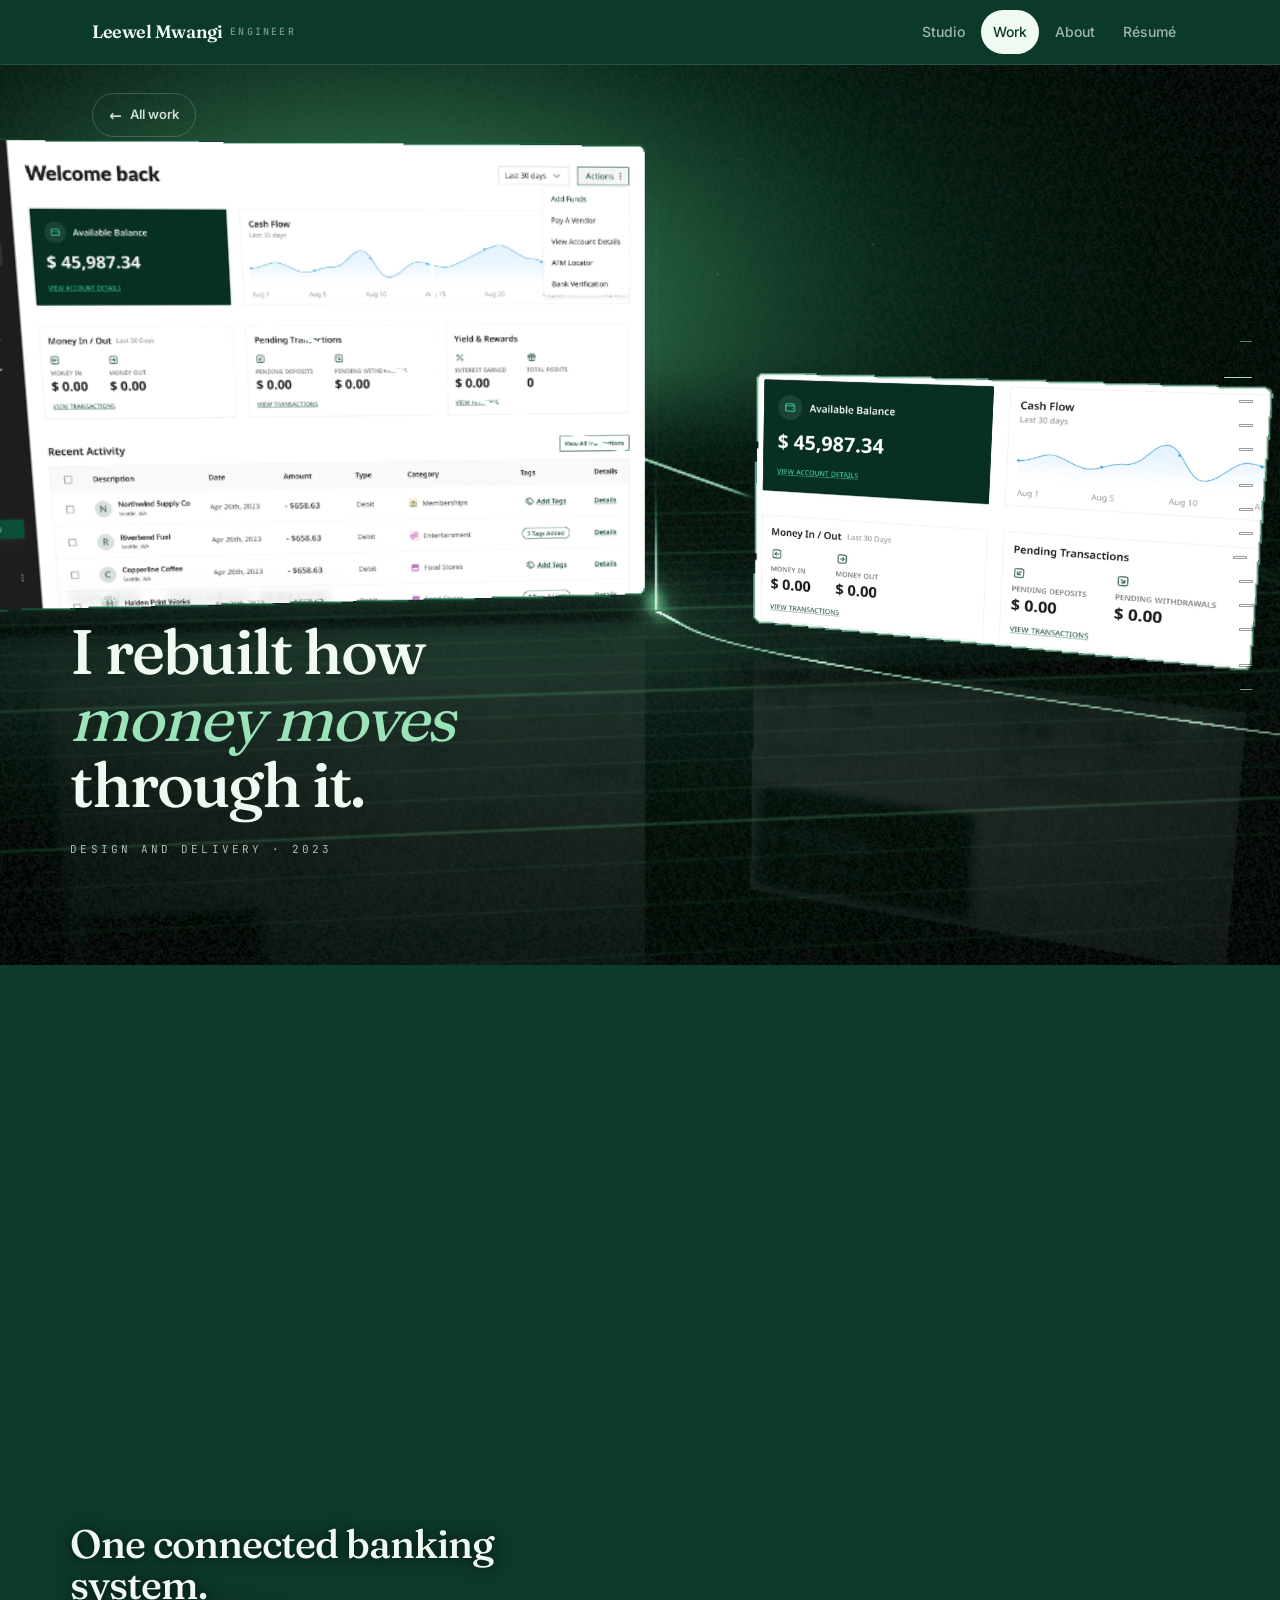
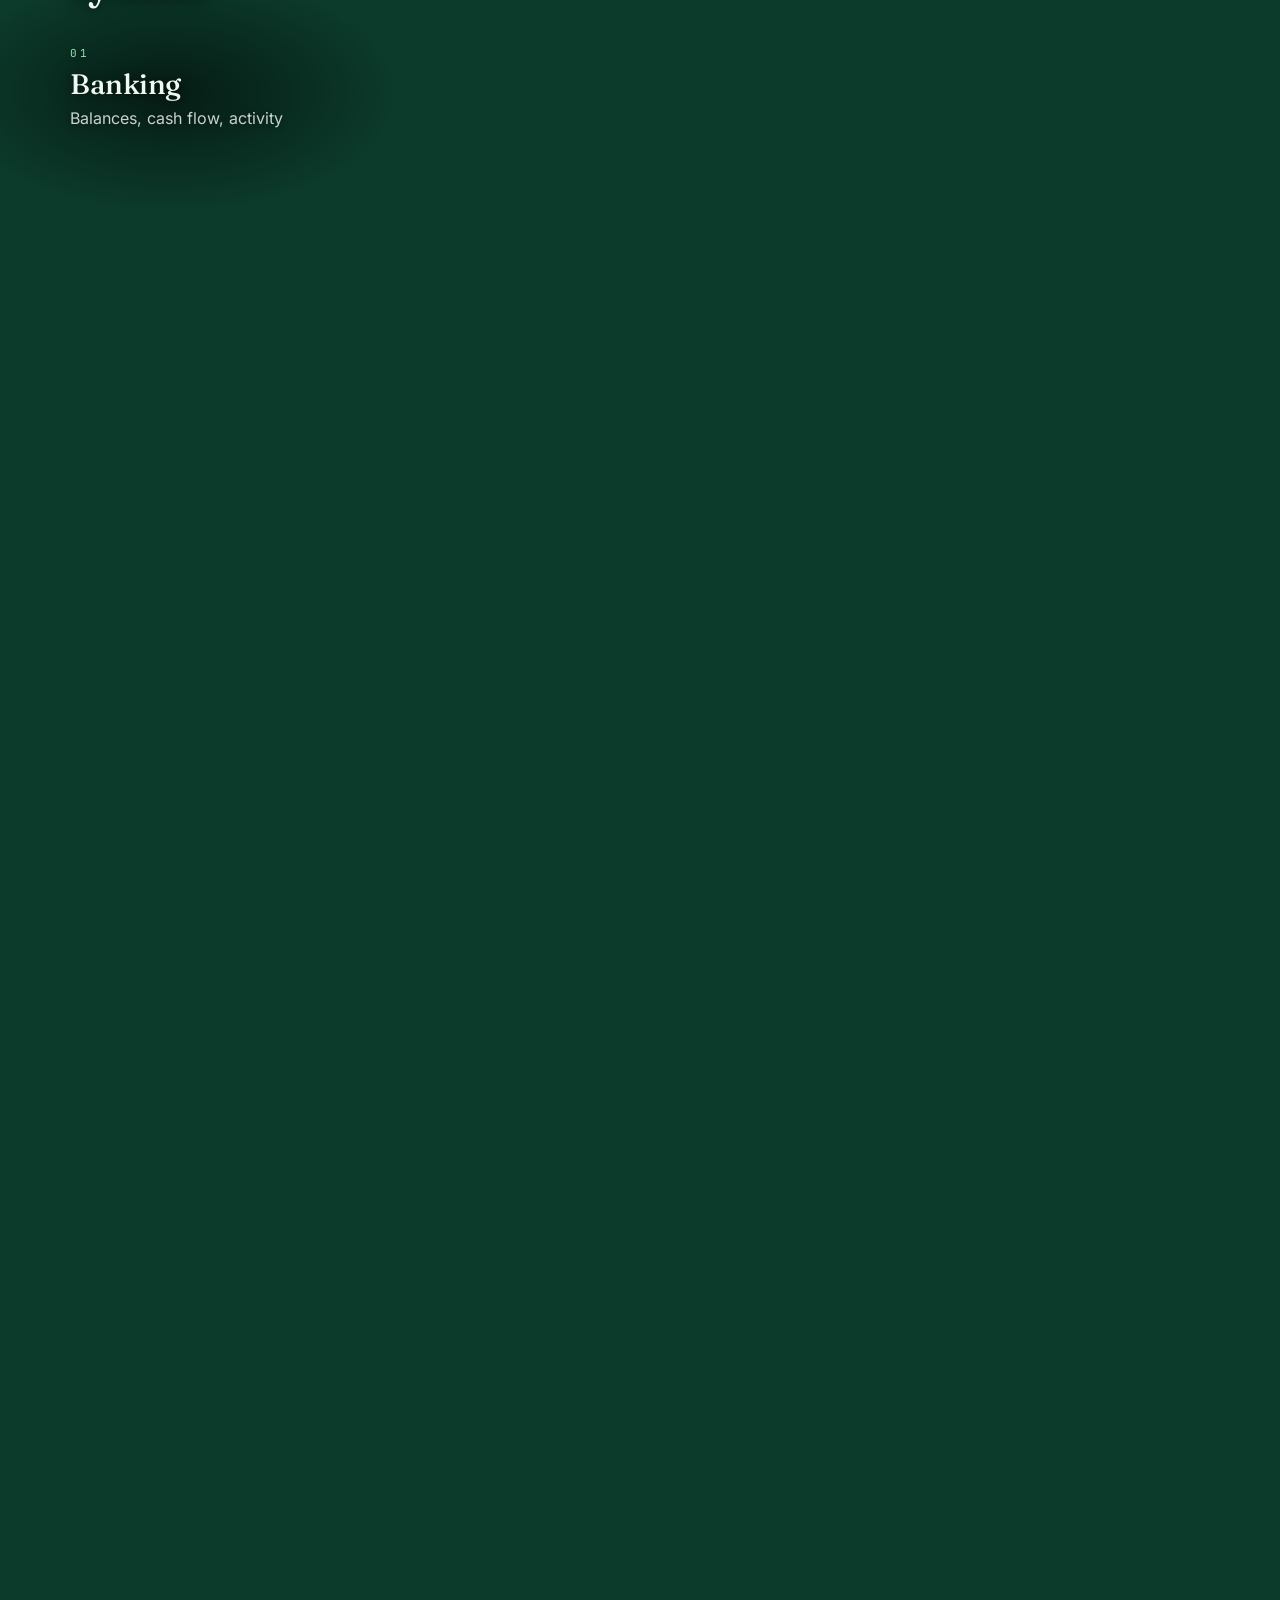
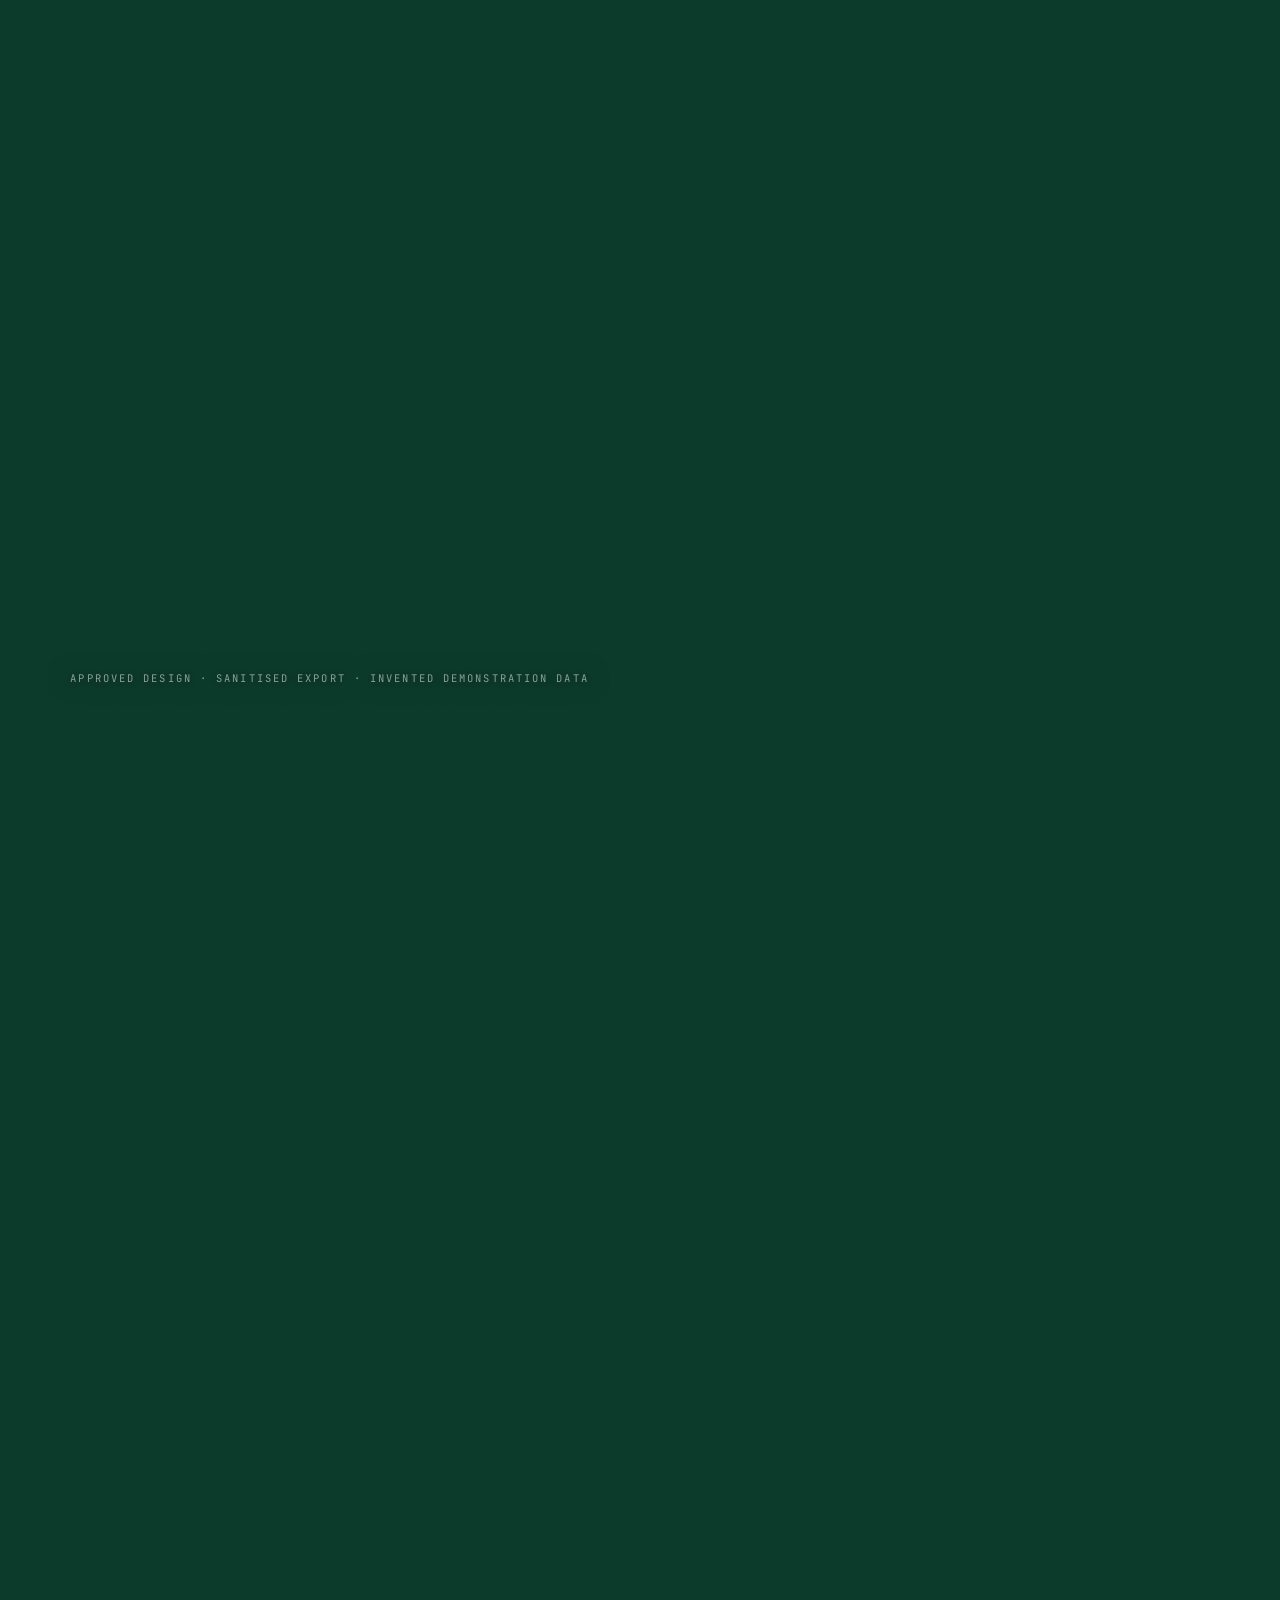
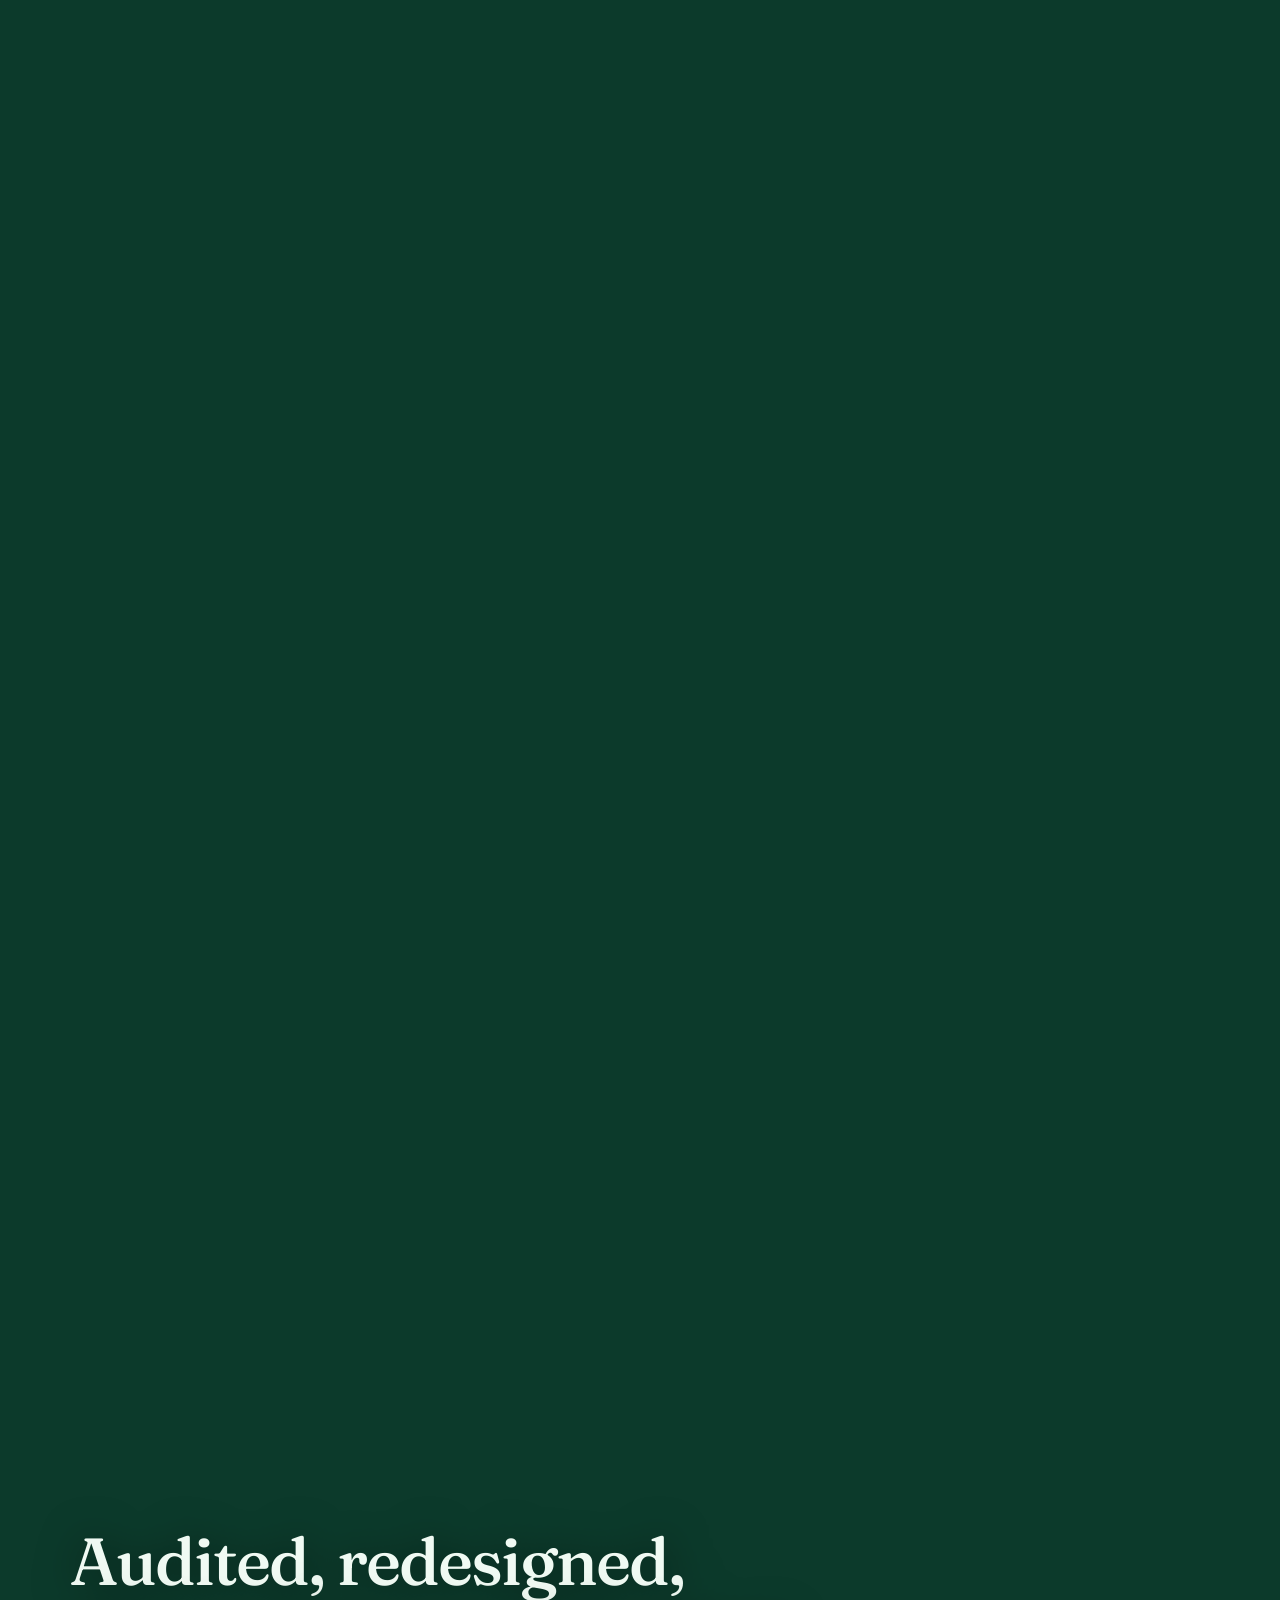
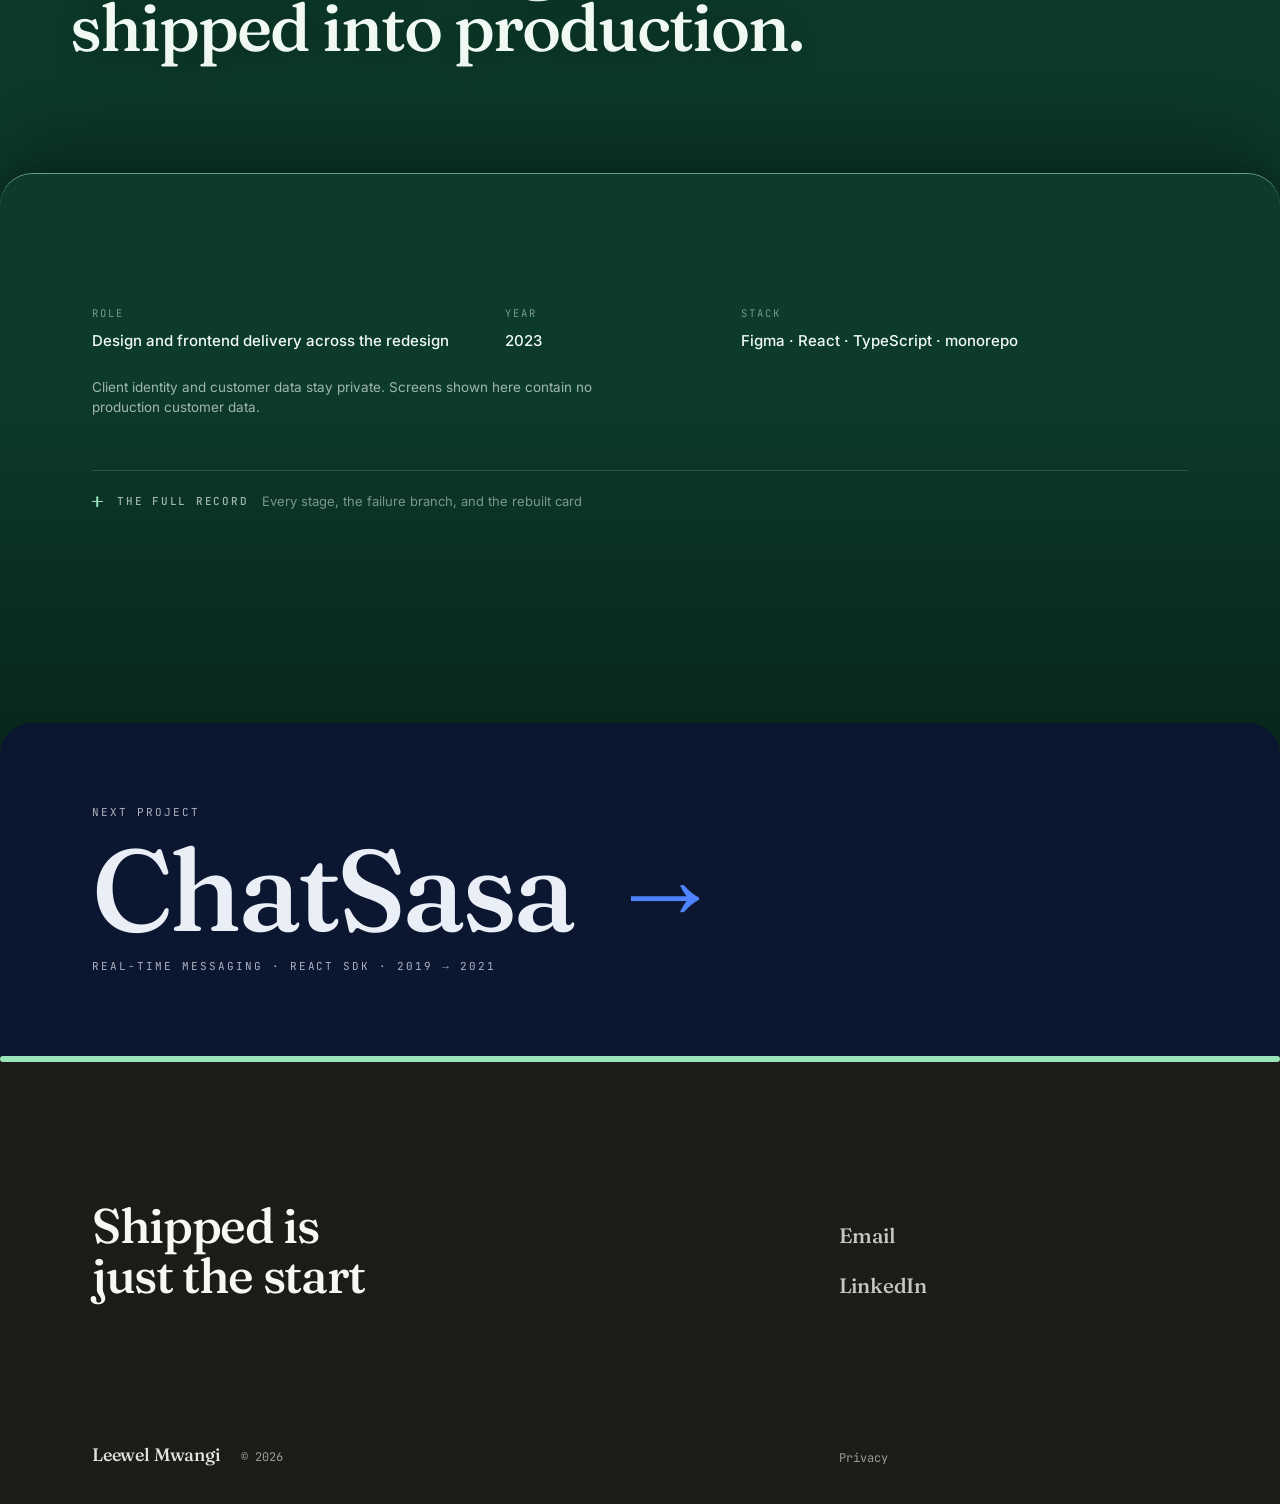
<file: work/cards/index.html>
<!DOCTYPE html><html lang="en"><head><meta charSet="utf-8"/><meta name="viewport" content="width=device-width, initial-scale=1"/><link rel="preload" as="image" href="/work/toolbox/platform-overview.webp"/><link rel="stylesheet" href="/_next/static/css/dda6ed43df173816.css" data-precedence="next"/><link rel="stylesheet" href="/_next/static/css/31bce136018fc36a.css" data-precedence="next"/><link rel="stylesheet" href="/_next/static/css/b18c43d97103b0ef.css" data-precedence="next"/><link rel="stylesheet" href="/_next/static/css/24539f4addccb46e.css" data-precedence="next"/><link rel="stylesheet" href="/_next/static/css/61da9e2c5ded161c.css" data-precedence="next"/><link rel="stylesheet" href="/_next/static/css/77312ead7b3ea104.css" data-precedence="next"/><link rel="stylesheet" href="/_next/static/css/c4691c928c4bac59.css" data-precedence="next"/><link rel="preload" as="script" fetchPriority="low" href="/_next/static/chunks/webpack-2099aaf30e9140ea.js"/><script src="/_next/static/chunks/fd9d1056-462349e6a029f87e.js" async=""></script><script src="/_next/static/chunks/2117-c3ad4d7d2342abe8.js" async=""></script><script src="/_next/static/chunks/main-app-011ec1527de2dac9.js" async=""></script><script src="/_next/static/chunks/2972-194d198fec74020e.js" async=""></script><script src="/_next/static/chunks/5726-321fecac9c1182ab.js" async=""></script><script src="/_next/static/chunks/215-0a4afc60eec959ce.js" async=""></script><script src="/_next/static/chunks/6240-56ded23cb5dfcbb0.js" async=""></script><script src="/_next/static/chunks/2225-bf3eab88cabf53c5.js" async=""></script><script src="/_next/static/chunks/592-7f3bfb9130a3bf20.js" async=""></script><script src="/_next/static/chunks/787-8568f65dedabfa6e.js" async=""></script><script src="/_next/static/chunks/9722-2aca74b6327bba99.js" async=""></script><script src="/_next/static/chunks/8102-3cd572a08eb81100.js" async=""></script><script src="/_next/static/chunks/app/(en)/work/%5Bslug%5D/page-48322d4c2c2264c6.js" async=""></script><script src="/_next/static/chunks/8281-7dc2cb63730da8fa.js" async=""></script><script src="/_next/static/chunks/9128-c7b6d7492a2e07e2.js" async=""></script><script src="/_next/static/chunks/6845-509de89170e55fdf.js" async=""></script><script src="/_next/static/chunks/4430-9ac88a2e98d08e55.js" async=""></script><script src="/_next/static/chunks/app/(en)/layout-405a98cb6a3655e0.js" async=""></script><script src="/_next/static/chunks/app/(en)/template-c9d6f056e0727e8b.js" async=""></script><meta name="theme-color" content="#0c3a2b"/><title>Toolbox — redesigning a business banking platform · Leewel Mwangi</title><meta name="description" content="A business banking platform audited and redesigned across its core workflows — information architecture, money movement, payables, transactions and card administration — then delivered into an established React product."/><meta property="og:title" content="Leewel Mwangi — Senior Software Engineer | Full-Stack Product Engineer"/><meta property="og:description" content="Seven years of production engineering across fintech, telecom, public-service platforms and real-time communication, in Nairobi."/><meta property="og:type" content="website"/><meta name="twitter:card" content="summary"/><meta name="twitter:title" content="Leewel Mwangi — Senior Software Engineer | Full-Stack Product Engineer"/><meta name="twitter:description" content="Seven years of production engineering across fintech, telecom, public-service platforms and real-time communication, in Nairobi."/><link rel="icon" href="/favicon.ico"/><script src="/_next/static/chunks/polyfills-42372ed130431b0a.js" noModule=""></script></head><body class="font-sans antialiased"><style data-project-themes="">:root:has([data-project-page][data-project-theme="chatsasa"]){color-scheme:dark;--paper:11 22 48;--surface:22 33 58;--raised:31 41 66;--ink:233 238 247;--muted:144 152 167;--faint:109 117 136;--line:51 61 84;--accent:79 131 255;--accent-soft:22 39 81;--accent-ink:79 131 255;--accent-2:79 131 255;--ink-paper:11 22 48;--ink-accent:79 131 255;--residue:79 131 255}
:root:has([data-project-page][data-project-theme="telecom"]){color-scheme:dark;--paper:36 22 48;--surface:46 33 58;--raised:55 41 66;--ink:243 238 252;--muted:160 152 170;--faint:129 119 140;--line:73 61 85;--accent:169 125 255;--accent-soft:57 38 81;--accent-ink:169 125 255;--accent-2:255 94 58;--ink-paper:36 22 48;--ink-accent:169 125 255;--residue:169 125 255}
:root:has([data-project-page][data-project-theme="publicServices"]){color-scheme:light;--paper:230 218 184;--surface:241 235 216;--raised:250 247 239;--ink:22 38 28;--muted:91 97 79;--faint:120 123 101;--line:188 182 153;--accent:14 92 51;--accent-soft:195 198 163;--accent-ink:14 92 51;--accent-2:212 163 38;--ink-paper:230 218 184;--ink-accent:14 92 51;--residue:14 92 51}
:root:has([data-project-page][data-project-theme="cards"]){color-scheme:dark;--paper:12 58 43;--surface:23 68 53;--raised:33 75 61;--ink:240 250 243;--muted:160 183 173;--faint:124 152 141;--line:53 93 79;--accent:155 227 184;--accent-soft:35 85 66;--accent-ink:155 227 184;--accent-2:155 227 184;--ink-paper:12 58 43;--ink-accent:155 227 184;--residue:155 227 184}
:root:has([data-project-page][data-project-theme="fingo"]){color-scheme:dark;--paper:111 47 242;--surface:118 57 243;--raised:124 66 243;--ink:255 255 255;--muted:242 236 254;--faint:209 188 251;--line:137 84 244;--accent:216 255 61;--accent-soft:128 80 213;--accent-ink:216 255 61;--accent-2:22 10 44;--ink-paper:111 47 242;--ink-accent:216 255 61;--residue:216 255 61}
:root:has([data-project-residue="chatsasa"]){--residue:79 131 255}
:root:has([data-project-residue="telecom"]){--residue:169 125 255}
:root:has([data-project-residue="publicServices"]){--residue:14 92 51}
:root:has([data-project-residue="cards"]){--residue:155 227 184}
:root:has([data-project-residue="fingo"]){--residue:216 255 61}</style><a href="#main" class="sr-only focus:not-sr-only focus:fixed focus:left-4 focus:top-4 focus:z-[100] focus:rounded-full focus:bg-ink focus:px-4 focus:py-2 focus:text-paper">Skip to content</a><header data-site-chrome="true" class="sticky top-0 z-40 border-b border-line/70 bg-paper/80 backdrop-blur-md"><nav class="container-content flex h-16 items-center justify-between gap-2"><a class="group flex min-h-[44px] shrink-0 items-center gap-2 whitespace-nowrap font-display text-[15.5px] font-semibold tracking-tight focus-visible:outline focus-visible:outline-2 focus-visible:outline-offset-2 focus-visible:outline-accent xs:text-[17px] sm:text-lg" href="/"><span>Leewel<span class="max-[399px]:sr-only"> Mwangi</span></span> <span class="hidden font-mono text-[10px] font-medium uppercase tracking-eyebrow text-faint sm:inline">Engineer</span><span class="sr-only">, <!-- -->Home</span></a><div class="-mr-2 flex min-w-0 items-center gap-0.5 overflow-x-auto [-ms-overflow-style:none] [scrollbar-width:none] sm:mr-0 sm:gap-1 [&amp;::-webkit-scrollbar]:hidden"><a class="inline-flex min-h-[44px] items-center shrink-0 whitespace-nowrap rounded-full px-2 py-1.5 text-[13px] max-[399px]:px-1.5 font-medium transition-colors focus-visible:outline focus-visible:outline-2 focus-visible:outline-offset-2 focus-visible:outline-accent sm:px-3 sm:text-sm text-muted hover:text-ink" href="/?path=studio">Studio</a><a aria-current="page" class="inline-flex min-h-[44px] items-center shrink-0 whitespace-nowrap rounded-full px-2 py-1.5 text-[13px] max-[399px]:px-1.5 font-medium transition-colors focus-visible:outline focus-visible:outline-2 focus-visible:outline-offset-2 focus-visible:outline-accent sm:px-3 sm:text-sm bg-ink text-paper" href="/work/">Work</a><a class="inline-flex min-h-[44px] items-center shrink-0 whitespace-nowrap rounded-full px-2 py-1.5 text-[13px] max-[399px]:px-1.5 font-medium transition-colors focus-visible:outline focus-visible:outline-2 focus-visible:outline-offset-2 focus-visible:outline-accent sm:px-3 sm:text-sm text-muted hover:text-ink" href="/about/">About</a><a class="inline-flex min-h-[44px] items-center shrink-0 whitespace-nowrap rounded-full px-2 py-1.5 text-[13px] max-[399px]:px-1.5 font-medium transition-colors focus-visible:outline focus-visible:outline-2 focus-visible:outline-offset-2 focus-visible:outline-accent sm:px-3 sm:text-sm text-muted hover:text-ink" href="/resume/">Résumé</a></div></nav></header><main id="main"><article data-project-page="" data-project-theme="cards" data-project="cards" data-project-route="cards" data-project-layout="bleed" class="relative"><div data-case-back="true" data-variant="inline" class="container-content pointer-events-none absolute inset-x-0 top-5 z-30 print:hidden md:top-7"><a data-cursor="back" class="group pointer-events-auto inline-flex min-h-[44px] items-center gap-2 rounded-full border border-ink/20 px-4 text-[13px] font-semibold text-ink/85 transition-colors duration-200 hover:border-ink/45 hover:text-ink focus-visible:outline focus-visible:outline-2 focus-visible:outline-offset-2 focus-visible:outline-accent motion-reduce:transition-none" href="/work/"><span aria-hidden="true" class="text-[15px] leading-none transition-transform duration-200 group-hover:-translate-x-0.5 motion-reduce:transition-none">←</span>All work</a></div><style data-project-registers="cards">[data-project-page][data-project-theme="cards"] [data-register="base"]{color-scheme:dark;--paper:12 58 43;--surface:23 68 53;--raised:33 75 61;--ink:240 250 243;--muted:160 183 173;--faint:124 152 141;--line:53 93 79;--accent:155 227 184;--accent-soft:35 85 66;--accent-ink:155 227 184;--accent-2:155 227 184;--ink-paper:12 58 43;--ink-accent:155 227 184;background-color:rgb(var(--paper));color:rgb(var(--ink))}
[data-project-page][data-project-theme="cards"] [data-register="deep"]{color-scheme:dark;--paper:4 19 14;--surface:16 31 25;--raised:25 40 35;--ink:240 250 243;--muted:146 158 151;--faint:103 116 110;--line:46 61 55;--accent:155 227 184;--accent-soft:28 52 41;--accent-ink:155 227 184;--accent-2:155 227 184;--ink-paper:4 19 14;--ink-accent:155 227 184;background-color:rgb(var(--paper));color:rgb(var(--ink))}
:root:has([data-project-page][data-project-theme="cards"][data-chrome="deep"]){color-scheme:dark;--paper:4 19 14;--surface:16 31 25;--raised:25 40 35;--ink:240 250 243;--muted:146 158 151;--faint:103 116 110;--line:46 61 55;--accent:155 227 184;--accent-soft:28 52 41;--accent-ink:155 227 184;--accent-2:155 227 184;--ink-paper:4 19 14;--ink-accent:155 227 184}
[data-project-page][data-project-theme="cards"] [data-register="surface"]{color-scheme:light;--paper:249 253 250;--surface:252 254 252;--raised:254 255 254;--ink:4 19 14;--muted:102 113 108;--faint:136 145 141;--line:200 206 203;--accent:23 96 63;--accent-soft:213 228 220;--accent-ink:23 96 63;--accent-2:23 96 63;--ink-paper:249 253 250;--ink-accent:23 96 63;background-color:rgb(var(--paper));color:rgb(var(--ink))}
:root:has([data-project-page][data-project-theme="cards"][data-chrome="surface"]){color-scheme:light;--paper:249 253 250;--surface:252 254 252;--raised:254 255 254;--ink:4 19 14;--muted:102 113 108;--faint:136 145 141;--line:200 206 203;--accent:23 96 63;--accent-soft:213 228 220;--accent-ink:23 96 63;--accent-2:23 96 63;--ink-paper:249 253 250;--ink-accent:23 96 63}
[data-project-page][data-project-theme="cards"] [data-register="signal"]{color-scheme:light;--paper:155 227 184;--surface:200 240 216;--raised:233 249 239;--ink:4 19 14;--muted:61 98 79;--faint:81 125 101;--line:125 185 150;--accent:12 58 43;--accent-soft:132 200 161;--accent-ink:12 58 43;--accent-2:12 58 43;--ink-paper:155 227 184;--ink-accent:12 58 43;background-color:rgb(var(--paper));color:rgb(var(--ink))}
:root:has([data-project-page][data-project-theme="cards"][data-chrome="signal"]){color-scheme:light;--paper:155 227 184;--surface:200 240 216;--raised:233 249 239;--ink:4 19 14;--muted:61 98 79;--faint:81 125 101;--line:125 185 150;--accent:12 58 43;--accent-soft:132 200 161;--accent-ink:12 58 43;--accent-2:12 58 43;--ink-paper:155 227 184;--ink-accent:12 58 43}
@media (prefers-reduced-motion: no-preference){:root:has([data-project-page][data-project-theme="cards"]) header[data-site-chrome]{transition:background-color .32s ease,border-color .32s ease}:root:has([data-project-page][data-project-theme="cards"]) header[data-site-chrome] a{transition:background-color .32s ease,color .16s ease,border-color .32s ease}}</style><div class="toolboxWorld_case__ZJomH" data-toolbox-case=""><div class="toolboxWorld_stage__Xumip" data-world-stage=""><div class="toolboxWorld_ground__l6WmA" aria-hidden="true"></div><div class="toolboxWorld_planes__ayuU_"><figure class="toolboxWorld_plane__z2uEg" data-plane="dash" data-entrance-evidence="" style="--radius:10px"><img src="/work/toolbox/platform-overview.webp" alt="The Toolbox dashboard: a dark navigation rail listing Dashboard, Banking, Credit, Transactions, Pay, Admin, Rewards and Funding; an available-balance card and a cash-flow chart across the top; money-in/out, pending-transaction and yield summaries below; and a recent-activity table with description, date, amount, type, category and tag columns." width="2000" height="1250" loading="eager" decoding="async" draggable="false"/><span class="toolboxWorld_air__1NsZb" data-air="" aria-hidden="true"></span></figure><figure class="toolboxWorld_plane__z2uEg" data-plane="part-banking" aria-hidden="true" style="--radius:8px"><div class="toolboxWorld_face__3j5me" data-face=""><span class="toolboxCase_crop__TEBlN " style="aspect-ratio:735 / 400" data-evidence="platform-overview.webp"><img src="/work/toolbox/platform-overview.webp" alt="" width="2000" height="1250" loading="lazy" decoding="async" draggable="false" style="width:190.47619047619045%;left:-34.69387755102041%;top:-28.000000000000004%"/></span><span class="toolboxWorld_air__1NsZb" data-air=""></span></div></figure><figure class="toolboxWorld_plane__z2uEg" data-plane="part-funding" aria-hidden="true" style="--radius:8px"><div class="toolboxWorld_face__3j5me" data-face=""><span class="toolboxCase_crop__TEBlN " style="aspect-ratio:514 / 274" data-evidence="funding-01-method.webp"><img src="/work/toolbox/funding-01-method.webp" alt="" width="1600" height="1000" loading="lazy" decoding="async" draggable="false" style="width:194.55252918287937%;left:-47.276264591439684%;top:-43.06569343065693%"/></span><span class="toolboxWorld_air__1NsZb" data-air=""></span></div></figure><figure class="toolboxWorld_plane__z2uEg" data-plane="part-cards" aria-hidden="true" style="--radius:8px"><div class="toolboxWorld_face__3j5me" data-face=""><span class="toolboxCase_crop__TEBlN " style="aspect-ratio:745 / 270" data-evidence="cards-active.webp"><img src="/work/toolbox/cards-active.webp" alt="" width="2000" height="1250" loading="lazy" decoding="async" draggable="false" style="width:187.91946308724832%;left:-34.22818791946309%;top:-85.92592592592592%"/></span><span class="toolboxWorld_air__1NsZb" data-air=""></span></div></figure><figure class="toolboxWorld_plane__z2uEg" data-plane="part-atm" aria-hidden="true" style="--radius:8px"><div class="toolboxWorld_face__3j5me" data-face=""><span class="toolboxCase_crop__TEBlN " style="aspect-ratio:756 / 368" data-evidence="atm-locator.webp"><img src="/work/toolbox/atm-locator.webp" alt="" width="1600" height="1000" loading="lazy" decoding="async" draggable="false" style="width:132.27513227513228%;left:-16.137566137566136%;top:-27.445652173913043%"/></span><span class="toolboxWorld_air__1NsZb" data-air=""></span></div></figure><figure class="toolboxWorld_plane__z2uEg" data-plane="dlg-method" aria-hidden="true" style="--radius:6px"><div class="toolboxWorld_face__3j5me" data-face=""><span class="toolboxCase_crop__TEBlN " style="aspect-ratio:514 / 274" data-evidence="funding-01-method.webp"><img src="/work/toolbox/funding-01-method.webp" alt="" width="1600" height="1000" loading="lazy" decoding="async" draggable="false" style="width:194.55252918287937%;left:-47.276264591439684%;top:-43.06569343065693%"/></span><span class="toolboxWorld_air__1NsZb" data-air=""></span></div></figure><figure class="toolboxWorld_plane__z2uEg" data-plane="dlg-bank" aria-hidden="true" style="--radius:6px"><div class="toolboxWorld_face__3j5me" data-face=""><span class="toolboxCase_crop__TEBlN " style="aspect-ratio:470 / 345" data-evidence="funding-02-select-bank.webp"><img src="/work/toolbox/funding-02-select-bank.webp" alt="" width="1600" height="1000" loading="lazy" decoding="async" draggable="false" style="width:212.7659574468085%;left:-56.38297872340425%;top:-29.855072463768117%"/></span><span class="toolboxWorld_air__1NsZb" data-air=""></span></div></figure><figure class="toolboxWorld_plane__z2uEg" data-plane="dlg-failed" aria-hidden="true" style="--radius:6px"><div class="toolboxWorld_face__3j5me" data-face=""><span class="toolboxCase_crop__TEBlN " style="aspect-ratio:308 / 265" data-evidence="funding-03-link-failed.webp"><img src="/work/toolbox/funding-03-link-failed.webp" alt="" width="1600" height="1000" loading="lazy" decoding="async" draggable="false" style="width:324.67532467532465%;left:-112.33766233766234%;top:-67.9245283018868%"/></span><span class="toolboxWorld_air__1NsZb" data-air=""></span></div></figure><figure class="toolboxWorld_plane__z2uEg" data-plane="dlg-amount" aria-hidden="true" style="--radius:6px"><div class="toolboxWorld_face__3j5me" data-face=""><span class="toolboxCase_crop__TEBlN " style="aspect-ratio:470 / 396" data-evidence="funding-04-amount.webp"><img src="/work/toolbox/funding-04-amount.webp" alt="" width="1600" height="1000" loading="lazy" decoding="async" draggable="false" style="width:212.7659574468085%;left:-56.38297872340425%;top:-18.181818181818183%"/></span><span class="toolboxWorld_air__1NsZb" data-air=""></span></div></figure><figure class="toolboxWorld_plane__z2uEg" data-plane="dlg-confirm" aria-hidden="true" style="--radius:6px"><div class="toolboxWorld_face__3j5me" data-face=""><span class="toolboxCase_crop__TEBlN " style="aspect-ratio:514 / 222" data-evidence="funding-05-confirm.webp"><img src="/work/toolbox/funding-05-confirm.webp" alt="" width="1600" height="1000" loading="lazy" decoding="async" draggable="false" style="width:194.55252918287937%;left:-47.276264591439684%;top:-81.98198198198197%"/></span><span class="toolboxWorld_air__1NsZb" data-air=""></span></div></figure><figure class="toolboxWorld_plane__z2uEg" data-plane="dlg-initiated" aria-hidden="true" style="--radius:6px"><div class="toolboxWorld_face__3j5me" data-face=""><span class="toolboxCase_crop__TEBlN " style="aspect-ratio:308 / 208" data-evidence="funding-06-initiated.webp"><img src="/work/toolbox/funding-06-initiated.webp" alt="" width="1600" height="1000" loading="lazy" decoding="async" draggable="false" style="width:324.67532467532465%;left:-112.33766233766234%;top:-100%"/></span><span class="toolboxWorld_air__1NsZb" data-air=""></span></div></figure><figure class="toolboxWorld_plane__z2uEg" data-plane="twice-confirm" aria-hidden="true" style="--radius:6px"><div class="toolboxWorld_face__3j5me" data-face=""><span class="toolboxCase_crop__TEBlN " style="aspect-ratio:514 / 345" data-evidence="funding-05-confirm.webp"><img src="/work/toolbox/funding-05-confirm.webp" alt="" width="1600" height="1000" loading="lazy" decoding="async" draggable="false" style="width:194.55252918287937%;left:-47.276264591439684%;top:-17.391304347826086%"/></span><span class="toolboxWorld_air__1NsZb" data-air=""></span></div></figure><figure class="toolboxWorld_plane__z2uEg" data-plane="phone" aria-hidden="true" style="--radius:22px"><div class="toolboxWorld_face__3j5me" data-face=""><img src="/work/toolbox/funding-05-confirm-mobile.webp" alt="" width="760" height="1645" loading="lazy" decoding="async" draggable="false"/><span class="toolboxWorld_air__1NsZb" data-air=""></span></div></figure></div><canvas class="toolboxWorld_canvas__Hj3eP" data-world-canvas="" aria-hidden="true"></canvas><div class="toolboxWorld_rail__YFGca"><button type="button" data-rail-beat="0" data-cursor="next"><span>Toolbox · Business banking</span><i aria-hidden="true"></i></button><ol aria-label="Parts of the system"><li data-rail-beat="1"><button type="button" data-cursor="next"><span>Banking</span><i aria-hidden="true"></i></button></li><li data-rail-beat="2"><button type="button" data-cursor="next"><span>Funding</span><i aria-hidden="true"></i></button></li><li data-rail-beat="3"><button type="button" data-cursor="next"><span>Cards</span><i aria-hidden="true"></i></button></li><li data-rail-beat="4"><button type="button" data-cursor="next"><span>ATM</span><i aria-hidden="true"></i></button></li></ol><ol aria-label="Funding states"><li data-rail-beat="5"><button type="button" data-cursor="next"><span>Entry</span><i aria-hidden="true"></i></button></li><li data-rail-beat="6"><button type="button" data-cursor="next"><span>Method</span><i aria-hidden="true"></i></button></li><li data-rail-beat="7"><button type="button" data-cursor="next"><span>Bank</span><i aria-hidden="true"></i></button></li><li data-rail-beat="8" data-branch=""><button type="button" data-cursor="next"><span>Link failed</span><i aria-hidden="true"></i></button></li><li data-rail-beat="9"><button type="button" data-cursor="next"><span>Amount</span><i aria-hidden="true"></i></button></li><li data-rail-beat="10"><button type="button" data-cursor="next"><span>Confirm</span><i aria-hidden="true"></i></button></li><li data-rail-beat="11"><button type="button" data-cursor="next"><span>Initiated</span><i aria-hidden="true"></i></button></li></ol><ol aria-label="The same task, composed twice."><li data-rail-beat="12"><button type="button" data-cursor="next"><span>Desktop · a modal</span><i aria-hidden="true"></i></button></li><li data-rail-beat="13"><button type="button" data-cursor="next"><span>Phone · a full screen</span><i aria-hidden="true"></i></button></li></ol></div></div><div class="toolboxWorld_document___Ch9Q"><section class="toolboxWorld_arrival__3X8Ou" data-scene="arrival" aria-labelledby="toolbox-claim"><div class="toolboxWorld_arrivalWords__Zoo_m" data-cam="0"><p class="toolboxWorld_eyebrow__q0NmY">Toolbox · Business banking</p><h1 id="toolbox-claim" class="toolboxWorld_claim__RAVuH"><span class="toolboxWorld_claimLine__G2o_B"><span>I rebuilt how</span></span> <span class="toolboxWorld_claimLine__G2o_B"><em>money moves</em></span> <span class="toolboxWorld_claimLine__G2o_B"><span>through it.</span></span></h1><p class="toolboxWorld_meta__q38Up">Design and delivery · 2023</p></div><p class="toolboxWorld_scrollCue__Pvefq" aria-hidden="true"><span></span>Scroll</p></section><section class="toolboxWorld_chapter__bU8Xe" data-scene="system" aria-labelledby="toolbox-system-title"><div class="toolboxWorld_step__abnYb" data-cam="1"><h2 id="toolbox-system-title" class="toolboxWorld_chapterTitle__dNS7o">One connected banking system.</h2><figure id="toolbox-part-banking" class="toolboxWorld_beat__hAGyJ" data-part="banking"><div class="toolboxWorld_still__jjwBu"><span class="toolboxCase_crop__TEBlN " style="aspect-ratio:735 / 400" data-evidence="platform-overview.webp"><img src="/work/toolbox/platform-overview.webp" alt="The Toolbox dashboard: a dark navigation rail listing Dashboard, Banking, Credit, Transactions, Pay, Admin, Rewards and Funding; an available-balance card and a cash-flow chart across the top; money-in/out, pending-transaction and yield summaries below; and a recent-activity table with description, date, amount, type, category and tag columns." width="2000" height="1250" loading="lazy" decoding="async" draggable="false" style="width:190.47619047619045%;left:-34.69387755102041%;top:-28.000000000000004%"/></span></div><figcaption><span>01</span><strong>Banking</strong><em>Balances, cash flow, activity</em></figcaption></figure></div><div class="toolboxWorld_step__abnYb" data-cam="2"><figure id="toolbox-part-funding" class="toolboxWorld_beat__hAGyJ" data-part="funding"><div class="toolboxWorld_still__jjwBu"><span class="toolboxCase_crop__TEBlN " style="aspect-ratio:514 / 274" data-evidence="funding-01-method.webp"><img src="/work/toolbox/funding-01-method.webp" alt="An Add funds dialog offering three options — fund by ACH or wire in 1–2 business days, ACH debit or direct bank transfer in 3–5 days, and check deposit in 1–7 days — above a highlighted note about instant-settlement repayment." width="1600" height="1000" loading="lazy" decoding="async" draggable="false" style="width:194.55252918287937%;left:-47.276264591439684%;top:-43.06569343065693%"/></span></div><figcaption><span>02</span><strong>Funding</strong><em>Money in, from any bank</em></figcaption></figure></div><div class="toolboxWorld_step__abnYb" data-cam="3"><figure id="toolbox-part-cards" class="toolboxWorld_beat__hAGyJ" data-part="cards"><div class="toolboxWorld_still__jjwBu"><span class="toolboxCase_crop__TEBlN " style="aspect-ratio:745 / 270" data-evidence="cards-active.webp"><img src="/work/toolbox/cards-active.webp" alt="The Cards screen with tabs for active, pending-activation and cancelled cards; three card faces each labelled with their type and state — virtual/debit/active, physical/charge/frozen, physical/debit/active — each showing available and used balance; a capability list for administrator, bookkeeper and employee roles; and an invite-team-member panel." width="2000" height="1250" loading="lazy" decoding="async" draggable="false" style="width:187.91946308724832%;left:-34.22818791946309%;top:-85.92592592592592%"/></span></div><figcaption><span>03</span><strong>Cards</strong><em>Every card state, visible</em></figcaption></figure></div><div class="toolboxWorld_step__abnYb" data-cam="4"><figure id="toolbox-part-atm" class="toolboxWorld_beat__hAGyJ" data-part="atm"><div class="toolboxWorld_still__jjwBu"><span class="toolboxCase_crop__TEBlN " style="aspect-ratio:756 / 368" data-evidence="atm-locator.webp"><img src="/work/toolbox/atm-locator.webp" alt="A Find ATMs Near You dialog: withdrawal and deposit limits across the top, a ZIP-code search, a list of ATM locations on the left and an embedded Google map with pins on the right." width="1600" height="1000" loading="lazy" decoding="async" draggable="false" style="width:132.27513227513228%;left:-16.137566137566136%;top:-27.445652173913043%"/></span></div><figcaption><span>04</span><strong>ATM</strong><em>Cash, located</em></figcaption></figure></div></section><section class="toolboxWorld_chapter__bU8Xe" data-scene="money" aria-labelledby="toolbox-money-title"><div class="toolboxWorld_step__abnYb" data-cam="5"><h2 id="toolbox-money-title" class="toolboxWorld_chapterTitle__dNS7o">Funding an account, end to end.</h2><figure id="toolbox-state-entry" class="toolboxWorld_beat__hAGyJ" data-state-id="entry"><figcaption><span>01</span><strong>Entry</strong><em>It starts on the dashboard.</em></figcaption></figure></div><div class="toolboxWorld_step__abnYb" data-cam="6"><figure id="toolbox-state-method" class="toolboxWorld_beat__hAGyJ" data-dialog="method" data-state-id="method"><div class="toolboxWorld_still__jjwBu"><span class="toolboxCase_crop__TEBlN " style="aspect-ratio:514 / 274" data-evidence="funding-01-method.webp"><img src="/work/toolbox/funding-01-method.webp" alt="An Add funds dialog offering three options — fund by ACH or wire in 1–2 business days, ACH debit or direct bank transfer in 3–5 days, and check deposit in 1–7 days — above a highlighted note about instant-settlement repayment." width="1600" height="1000" loading="lazy" decoding="async" draggable="false" style="width:194.55252918287937%;left:-47.276264591439684%;top:-43.06569343065693%"/></span></div><figcaption><span>02</span><strong>Method</strong><em>Each method says when money lands.</em></figcaption></figure></div><div class="toolboxWorld_step__abnYb" data-cam="7"><figure id="toolbox-state-bank" class="toolboxWorld_beat__hAGyJ" data-dialog="bank" data-state-id="bank"><div class="toolboxWorld_still__jjwBu"><span class="toolboxCase_crop__TEBlN " style="aspect-ratio:470 / 345" data-evidence="funding-02-select-bank.webp"><img src="/work/toolbox/funding-02-select-bank.webp" alt="A Plaid-branded Select your bank dialog with a search field and a grid of ten institutions from Plaid&#x27;s fictional sandbox set, the first of them selected." width="1600" height="1000" loading="lazy" decoding="async" draggable="false" style="width:212.7659574468085%;left:-56.38297872340425%;top:-29.855072463768117%"/></span></div><figcaption><span>03</span><strong>Bank</strong><em>Plaid’s surface, framed as Plaid’s.</em><small>Plaid Link · third party</small></figcaption></figure></div><div class="toolboxWorld_step__abnYb" data-cam="8"><figure id="toolbox-state-failed" class="toolboxWorld_beat__hAGyJ" data-dialog="failed" data-state-id="failed"><div class="toolboxWorld_still__jjwBu"><span class="toolboxCase_crop__TEBlN " style="aspect-ratio:308 / 265" data-evidence="funding-03-link-failed.webp"><img src="/work/toolbox/funding-03-link-failed.webp" alt="A Plaid-branded failure dialog reading Fail, explaining that the bank account could not be linked, with Choose another bank as the primary action and Cancel beneath it." width="1600" height="1000" loading="lazy" decoding="async" draggable="false" style="width:324.67532467532465%;left:-112.33766233766234%;top:-67.9245283018868%"/></span></div><figcaption><span>04</span><strong>Link failed</strong><em>When the link fails, a way forward.</em><small>Plaid Link · third party</small></figcaption></figure></div><div class="toolboxWorld_step__abnYb" data-cam="9"><figure id="toolbox-state-amount" class="toolboxWorld_beat__hAGyJ" data-dialog="amount" data-state-id="amount"><div class="toolboxWorld_still__jjwBu"><span class="toolboxCase_crop__TEBlN " style="aspect-ratio:470 / 396" data-evidence="funding-04-amount.webp"><img src="/work/toolbox/funding-04-amount.webp" alt="A Bank Transfer dialog with a large 2,000.00 amount field, a note giving ACH debit limits of $25,000 per day and $100,000 per month, a transfer-from row showing an external checking account and a transfer-to row showing the Toolbox checking account." width="1600" height="1000" loading="lazy" decoding="async" draggable="false" style="width:212.7659574468085%;left:-56.38297872340425%;top:-18.181818181818183%"/></span></div><figcaption><span>05</span><strong>Amount</strong><em>Limits sit beside the amount.</em></figcaption></figure></div><div class="toolboxWorld_step__abnYb" data-cam="10"><figure id="toolbox-state-confirm" class="toolboxWorld_beat__hAGyJ" data-dialog="confirm" data-state-id="confirm"><div class="toolboxWorld_still__jjwBu"><span class="toolboxCase_crop__TEBlN " style="aspect-ratio:514 / 222" data-evidence="funding-05-confirm.webp"><img src="/work/toolbox/funding-05-confirm.webp" alt="A Bank Transfer confirmation showing a $200.00 amount above two matching columns — transfer from and transfer to — each listing account number, beneficiary name, account type and beneficiary address, with Go Back and Confirm &amp; Transfer actions." width="1600" height="1000" loading="lazy" decoding="async" draggable="false" style="width:194.55252918287937%;left:-47.276264591439684%;top:-81.98198198198197%"/></span></div><figcaption><span>06</span><strong>Confirm</strong><em>Both accounts, in the same shape.</em></figcaption></figure></div><div class="toolboxWorld_step__abnYb" data-cam="11"><figure id="toolbox-state-initiated" class="toolboxWorld_beat__hAGyJ" data-dialog="initiated" data-state-id="initiated"><div class="toolboxWorld_still__jjwBu"><span class="toolboxCase_crop__TEBlN " style="aspect-ratio:308 / 208" data-evidence="funding-06-initiated.webp"><img src="/work/toolbox/funding-06-initiated.webp" alt="A success dialog confirming that a $2,000.00 bank transfer has been initiated and that funds will be available in three to five business days, with a View in Transactions action." width="1600" height="1000" loading="lazy" decoding="async" draggable="false" style="width:324.67532467532465%;left:-112.33766233766234%;top:-100%"/></span></div><figcaption><span>07</span><strong>Initiated</strong><em>Initiated — not arrived.</em></figcaption></figure></div><p class="toolboxWorld_provenance__CL3TN">Approved design · sanitised export · invented demonstration data</p></section><section class="toolboxWorld_chapter__bU8Xe" data-scene="twice" aria-labelledby="toolbox-twice-title"><div class="toolboxWorld_step__abnYb" data-cam="12"><h2 id="toolbox-twice-title" class="toolboxWorld_chapterTitle__dNS7o">The same task, composed twice.</h2><figure class="toolboxWorld_beat__hAGyJ" data-composition="desktop"><div class="toolboxWorld_still__jjwBu"><span class="toolboxCase_crop__TEBlN " style="aspect-ratio:514 / 345" data-evidence="funding-05-confirm.webp"><img src="/work/toolbox/funding-05-confirm.webp" alt="The desktop confirmation as a modal over the dimmed dashboard, with transfer-from and transfer-to as two side-by-side columns." width="1600" height="1000" loading="lazy" decoding="async" draggable="false" style="width:194.55252918287937%;left:-47.276264591439684%;top:-17.391304347826086%"/></span></div><figcaption><strong>Desktop · a modal</strong></figcaption></figure></div><div class="toolboxWorld_step__abnYb" data-cam="13"><figure class="toolboxWorld_beat__hAGyJ" data-composition="phone"><div class="toolboxWorld_still__jjwBu" data-tall=""><img src="/work/toolbox/funding-05-confirm-mobile.webp" alt="The same confirmation on a phone as a full-screen Account Info view, with the two columns kept side by side and the confirm action pinned below them." width="760" height="1645" loading="lazy" decoding="async" draggable="false"/></div><figcaption><strong>Phone · a full screen</strong><em class="toolboxWorld_twiceLine__eHVzx">Same two columns. Different container.</em></figcaption></figure></div></section><section class="toolboxWorld_releaseScene__YL1YM" data-scene="release" aria-labelledby="toolbox-release-line"><div class="toolboxWorld_closing__Y6w_J" data-cam="14"><h2 id="toolbox-release-line" class="toolboxCase_releaseLine___yQhI">Audited, redesigned, shipped into production.</h2></div><div class="toolboxCase_release__Hk_1f toolboxWorld_releaseSheet__cXsdD" data-register="base" data-world-cover=""><div class="toolboxCase_releaseInner__emSbv"><dl class="toolboxCase_facts__9H39H"><div><dt>Role</dt><dd>Design and frontend delivery across the redesign</dd></div><div><dt>Year</dt><dd>2023</dd></div><div><dt>Stack</dt><dd>Figma · React · TypeScript · monorepo</dd></div></dl><p class="toolboxCase_privacy__zkkYz">Client identity and customer data stay private. Screens shown here contain no production customer data.</p><div class="toolboxCase_depth__Yl3DO"><div class="toolboxCase_record__HUVX_" data-open="false"><button type="button" id="toolbox-record-toggle" class="toolboxCase_recordToggle__HxpIL" aria-expanded="false" aria-controls=":R1mml7rpt4va:" data-cursor="explore"><span class="toolboxCase_recordSign__HEoV3" aria-hidden="true"></span><span class="toolboxCase_recordLabel__TNS6m">The full record</span><span class="toolboxCase_recordHint__l9wSK">Every stage, the failure branch, and the rebuilt card</span></button></div></div></div><a class="toolboxCase_next__ltCpV" data-cursor="open" data-project="chatsasa" data-project-theme="chatsasa" data-toolbox-next="" style="--n-ground:#0b1630;--n-ink:#e9eef7;--n-accent:#4f83ff" href="/work/chatsasa-sdk/"><span class="toolboxCase_nextLabel__ZsHEV">Next project</span><span class="toolboxCase_nextTitle__7YhtF">ChatSasa<i aria-hidden="true">→</i></span><span class="toolboxCase_nextLine__VccsA">Real-time messaging · React SDK · 2019 → 2021</span></a></div></section></div></div></article></main><footer data-site-chrome="true" data-closing="true" class="SiteFooter_footer__aUaTs relative z-[4]"><div class="SiteFooter_field__5oJLe" data-register="house-dark"><span class="SiteFooter_grain__4ZVbu" aria-hidden="true"></span><span class="SiteFooter_point__iR7EN" data-continuing-point="" aria-hidden="true"></span><div class="SiteFooter_inner__23SNm container-content"><p class="SiteFooter_closing__SZSpd">Shipped is just the <span class="SiteFooter_last__a9MtR">start<span class="SiteFooter_stop__ehSUl" data-closing-stop=""><span class="SiteFooter_origin__tza6L" aria-hidden="true"></span>.</span></span></p><nav class="SiteFooter_contact__U2eQQ" aria-label="Contact"><ul class="SiteFooter_destinations__Xp1TN"><li><a href="mailto:leewelkarani@gmail.com?subject=Portfolio%20enquiry" class="SiteFooter_destination__ayheC" data-contact="email"><span class="SiteFooter_word__EVHhw" data-word="">Email</span><span class="SiteFooter_slot__i1JA1" data-slot="" aria-hidden="true"></span></a></li><li><a href="https://www.linkedin.com/in/leewelmwangi" target="_blank" rel="noopener noreferrer" class="SiteFooter_destination__ayheC" data-contact="linkedin"><span class="SiteFooter_word__EVHhw" data-word="">LinkedIn</span><span class="SiteFooter_slot__i1JA1" data-slot="" aria-hidden="true"></span></a></li></ul></nav><p class="SiteFooter_signature__ZsR8R"><span class="SiteFooter_name__1U2ET">Leewel Mwangi</span><span class="SiteFooter_year__Ht8Qt">© <!-- -->2026</span></p><p class="SiteFooter_quiet__xKCQO"><a class="SiteFooter_privacy__caNSS" href="/about/#privacy">Privacy</a></p></div></div></footer><div class="entrance_host__TCyYn" data-entrance-host="" aria-hidden="true"></div><script src="/_next/static/chunks/webpack-2099aaf30e9140ea.js" async=""></script><script>(self.__next_f=self.__next_f||[]).push([0]);self.__next_f.push([2,null])</script><script>self.__next_f.push([1,"1:HL[\"/_next/static/css/dda6ed43df173816.css\",\"style\"]\n2:HL[\"/_next/static/css/31bce136018fc36a.css\",\"style\"]\n3:HL[\"/_next/static/css/b18c43d97103b0ef.css\",\"style\"]\n4:HL[\"/_next/static/css/24539f4addccb46e.css\",\"style\"]\n5:HL[\"/_next/static/css/61da9e2c5ded161c.css\",\"style\"]\n6:HL[\"/_next/static/css/77312ead7b3ea104.css\",\"style\"]\n7:HL[\"/_next/static/css/c4691c928c4bac59.css\",\"style\"]\n"])</script><script>self.__next_f.push([1,"8:I[2846,[],\"\"]\na:I[9228,[\"2972\",\"static/chunks/2972-194d198fec74020e.js\",\"5726\",\"static/chunks/5726-321fecac9c1182ab.js\",\"215\",\"static/chunks/215-0a4afc60eec959ce.js\",\"6240\",\"static/chunks/6240-56ded23cb5dfcbb0.js\",\"2225\",\"static/chunks/2225-bf3eab88cabf53c5.js\",\"592\",\"static/chunks/592-7f3bfb9130a3bf20.js\",\"787\",\"static/chunks/787-8568f65dedabfa6e.js\",\"9722\",\"static/chunks/9722-2aca74b6327bba99.js\",\"8102\",\"static/chunks/8102-3cd572a08eb81100.js\",\"7797\",\"static/chunks/app/(en)/work/%5Bslug%5D/page-48322d4c2c2264c6.js\"],\"CaseBack\"]\nc:I[7493,[\"2972\",\"static/chunks/2972-194d198fec74020e.js\",\"5726\",\"static/chunks/5726-321fecac9c1182ab.js\",\"215\",\"static/chunks/215-0a4afc60eec959ce.js\",\"6240\",\"static/chunks/6240-56ded23cb5dfcbb0.js\",\"2225\",\"static/chunks/2225-bf3eab88cabf53c5.js\",\"592\",\"static/chunks/592-7f3bfb9130a3bf20.js\",\"787\",\"static/chunks/787-8568f65dedabfa6e.js\",\"9722\",\"static/chunks/9722-2aca74b6327bba99.js\",\"8102\",\"static/chunks/8102-3cd572a08eb81100.js\",\"7797\",\"static/chunks/app/(en)/work/%5Bslug%5D/page-48322d4c2c2264c6.js\"],\"ToolboxStage\"]\nd:I[3544,[\"2972\",\"static/chunks/2972-194d198fec74020e.js\",\"5726\",\"static/chunks/5726-321fecac9c1182ab.js\",\"215\",\"static/chunks/215-0a4afc60eec959ce.js\",\"6240\",\"static/chunks/6240-56ded23cb5dfcbb0.js\",\"2225\",\"static/chunks/2225-bf3eab88cabf53c5.js\",\"592\",\"static/chunks/592-7f3bfb9130a3bf20.js\",\"787\",\"static/chunks/787-8568f65dedabfa6e.js\",\"9722\",\"static/chunks/9722-2aca74b6327bba99.js\",\"8102\",\"static/chunks/8102-3cd572a08eb81100.js\",\"7797\",\"static/chunks/app/(en)/work/%5Bslug%5D/page-48322d4c2c2264c6.js\"],\"WorkflowGroups\"]\ne:I[7921,[\"2972\",\"static/chunks/2972-194d198fec74020e.js\",\"5726\",\"static/chunks/5726-321fecac9c1182ab.js\",\"215\",\"static/chunks/215-0a4afc60eec959ce.js\",\"6240\",\"static/chunks/6240-56ded23cb5dfcbb0.js\",\"2225\",\"static/chunks/2225-bf3eab88cabf53c5.js\",\"592\",\"static/chunks/592-7f3bfb9130a3bf20.js\",\"787\",\"static/chunks/787-8568f65dedabfa6e.js\",\"9722\",\"static/chunks/9722-2aca74b6327bba99.js\",\"8102\",\"static/chunks/8102-3cd572a08eb81100.js\",\"7797\",\"static/chunk"])</script><script>self.__next_f.push([1,"s/app/(en)/work/%5Bslug%5D/page-48322d4c2c2264c6.js\"],\"FundingFlow\"]\nf:I[9041,[\"2972\",\"static/chunks/2972-194d198fec74020e.js\",\"5726\",\"static/chunks/5726-321fecac9c1182ab.js\",\"215\",\"static/chunks/215-0a4afc60eec959ce.js\",\"6240\",\"static/chunks/6240-56ded23cb5dfcbb0.js\",\"2225\",\"static/chunks/2225-bf3eab88cabf53c5.js\",\"592\",\"static/chunks/592-7f3bfb9130a3bf20.js\",\"787\",\"static/chunks/787-8568f65dedabfa6e.js\",\"9722\",\"static/chunks/9722-2aca74b6327bba99.js\",\"8102\",\"static/chunks/8102-3cd572a08eb81100.js\",\"7797\",\"static/chunks/app/(en)/work/%5Bslug%5D/page-48322d4c2c2264c6.js\"],\"ResponsiveStudy\"]\n10:I[2801,[\"2972\",\"static/chunks/2972-194d198fec74020e.js\",\"5726\",\"static/chunks/5726-321fecac9c1182ab.js\",\"215\",\"static/chunks/215-0a4afc60eec959ce.js\",\"6240\",\"static/chunks/6240-56ded23cb5dfcbb0.js\",\"2225\",\"static/chunks/2225-bf3eab88cabf53c5.js\",\"592\",\"static/chunks/592-7f3bfb9130a3bf20.js\",\"787\",\"static/chunks/787-8568f65dedabfa6e.js\",\"9722\",\"static/chunks/9722-2aca74b6327bba99.js\",\"8102\",\"static/chunks/8102-3cd572a08eb81100.js\",\"7797\",\"static/chunks/app/(en)/work/%5Bslug%5D/page-48322d4c2c2264c6.js\"],\"CardsAndCredit\"]\n11:I[5878,[\"2972\",\"static/chunks/2972-194d198fec74020e.js\",\"5726\",\"static/chunks/5726-321fecac9c1182ab.js\",\"215\",\"static/chunks/215-0a4afc60eec959ce.js\",\"6240\",\"static/chunks/6240-56ded23cb5dfcbb0.js\",\"2225\",\"static/chunks/2225-bf3eab88cabf53c5.js\",\"592\",\"static/chunks/592-7f3bfb9130a3bf20.js\",\"787\",\"static/chunks/787-8568f65dedabfa6e.js\",\"9722\",\"static/chunks/9722-2aca74b6327bba99.js\",\"8102\",\"static/chunks/8102-3cd572a08eb81100.js\",\"7797\",\"static/chunks/app/(en)/work/%5Bslug%5D/page-48322d4c2c2264c6.js\"],\"Image\"]\n12:I[2591,[\"2972\",\"static/chunks/2972-194d198fec74020e.js\",\"5726\",\"static/chunks/5726-321fecac9c1182ab.js\",\"215\",\"static/chunks/215-0a4afc60eec959ce.js\",\"6240\",\"static/chunks/6240-56ded23cb5dfcbb0.js\",\"2225\",\"static/chunks/2225-bf3eab88cabf53c5.js\",\"592\",\"static/chunks/592-7f3bfb9130a3bf20.js\",\"787\",\"static/chunks/787-8568f65dedabfa6e.js\",\"9722\",\"static/chunks/9722-2aca74b6327bba99.js\",\"8102\",\"stat"])</script><script>self.__next_f.push([1,"ic/chunks/8102-3cd572a08eb81100.js\",\"7797\",\"static/chunks/app/(en)/work/%5Bslug%5D/page-48322d4c2c2264c6.js\"],\"CardStudio\"]\n13:I[4707,[],\"\"]\n15:I[6423,[],\"\"]\n17:I[3339,[\"2972\",\"static/chunks/2972-194d198fec74020e.js\",\"2225\",\"static/chunks/2225-bf3eab88cabf53c5.js\",\"592\",\"static/chunks/592-7f3bfb9130a3bf20.js\",\"8281\",\"static/chunks/8281-7dc2cb63730da8fa.js\",\"9128\",\"static/chunks/9128-c7b6d7492a2e07e2.js\",\"6845\",\"static/chunks/6845-509de89170e55fdf.js\",\"4430\",\"static/chunks/4430-9ac88a2e98d08e55.js\",\"1439\",\"static/chunks/app/(en)/layout-405a98cb6a3655e0.js\"],\"SiteNav\"]\n18:I[4752,[\"215\",\"static/chunks/215-0a4afc60eec959ce.js\",\"592\",\"static/chunks/592-7f3bfb9130a3bf20.js\",\"787\",\"static/chunks/787-8568f65dedabfa6e.js\",\"6845\",\"static/chunks/6845-509de89170e55fdf.js\",\"59\",\"static/chunks/app/(en)/template-c9d6f056e0727e8b.js\"],\"default\"]\n19:I[2972,[\"2972\",\"static/chunks/2972-194d198fec74020e.js\",\"5726\",\"static/chunks/5726-321fecac9c1182ab.js\",\"215\",\"static/chunks/215-0a4afc60eec959ce.js\",\"6240\",\"static/chunks/6240-56ded23cb5dfcbb0.js\",\"2225\",\"static/chunks/2225-bf3eab88cabf53c5.js\",\"592\",\"static/chunks/592-7f3bfb9130a3bf20.js\",\"787\",\"static/chunks/787-8568f65dedabfa6e.js\",\"9722\",\"static/chunks/9722-2aca74b6327bba99.js\",\"8102\",\"static/chunks/8102-3cd572a08eb81100.js\",\"7797\",\"static/chunks/app/(en)/work/%5Bslug%5D/page-48322d4c2c2264c6.js\"],\"\"]\n1a:I[5127,[\"2972\",\"static/chunks/2972-194d198fec74020e.js\",\"2225\",\"static/chunks/2225-bf3eab88cabf53c5.js\",\"592\",\"static/chunks/592-7f3bfb9130a3bf20.js\",\"8281\",\"static/chunks/8281-7dc2cb63730da8fa.js\",\"9128\",\"static/chunks/9128-c7b6d7492a2e07e2.js\",\"6845\",\"static/chunks/6845-509de89170e55fdf.js\",\"4430\",\"static/chunks/4430-9ac88a2e98d08e55.js\",\"1439\",\"static/chunks/app/(en)/layout-405a98cb6a3655e0.js\"],\"SiteFooter\"]\n1b:I[2803,[\"2972\",\"static/chunks/2972-194d198fec74020e.js\",\"2225\",\"static/chunks/2225-bf3eab88cabf53c5.js\",\"592\",\"static/chunks/592-7f3bfb9130a3bf20.js\",\"8281\",\"static/chunks/8281-7dc2cb63730da8fa.js\",\"9128\",\"static/chunks/9128-c7b6d7492a2e07e2.js\",\"6845\",\"static/chunks/6"])</script><script>self.__next_f.push([1,"845-509de89170e55fdf.js\",\"4430\",\"static/chunks/4430-9ac88a2e98d08e55.js\",\"1439\",\"static/chunks/app/(en)/layout-405a98cb6a3655e0.js\"],\"EntranceHost\"]\n1c:I[6082,[\"2972\",\"static/chunks/2972-194d198fec74020e.js\",\"2225\",\"static/chunks/2225-bf3eab88cabf53c5.js\",\"592\",\"static/chunks/592-7f3bfb9130a3bf20.js\",\"8281\",\"static/chunks/8281-7dc2cb63730da8fa.js\",\"9128\",\"static/chunks/9128-c7b6d7492a2e07e2.js\",\"6845\",\"static/chunks/6845-509de89170e55fdf.js\",\"4430\",\"static/chunks/4430-9ac88a2e98d08e55.js\",\"1439\",\"static/chunks/app/(en)/layout-405a98cb6a3655e0.js\"],\"IntentCursor\"]\n1d:I[9439,[\"2972\",\"static/chunks/2972-194d198fec74020e.js\",\"2225\",\"static/chunks/2225-bf3eab88cabf53c5.js\",\"592\",\"static/chunks/592-7f3bfb9130a3bf20.js\",\"8281\",\"static/chunks/8281-7dc2cb63730da8fa.js\",\"9128\",\"static/chunks/9128-c7b6d7492a2e07e2.js\",\"6845\",\"static/chunks/6845-509de89170e55fdf.js\",\"4430\",\"static/chunks/4430-9ac88a2e98d08e55.js\",\"1439\",\"static/chunks/app/(en)/layout-405a98cb6a3655e0.js\"],\"AnalyticsProvider\"]\n1f:I[1060,[],\"\"]\nb:Tc26,"])</script><script>self.__next_f.push([1,"[data-project-page][data-project-theme=\"cards\"] [data-register=\"base\"]{color-scheme:dark;--paper:12 58 43;--surface:23 68 53;--raised:33 75 61;--ink:240 250 243;--muted:160 183 173;--faint:124 152 141;--line:53 93 79;--accent:155 227 184;--accent-soft:35 85 66;--accent-ink:155 227 184;--accent-2:155 227 184;--ink-paper:12 58 43;--ink-accent:155 227 184;background-color:rgb(var(--paper));color:rgb(var(--ink))}\n[data-project-page][data-project-theme=\"cards\"] [data-register=\"deep\"]{color-scheme:dark;--paper:4 19 14;--surface:16 31 25;--raised:25 40 35;--ink:240 250 243;--muted:146 158 151;--faint:103 116 110;--line:46 61 55;--accent:155 227 184;--accent-soft:28 52 41;--accent-ink:155 227 184;--accent-2:155 227 184;--ink-paper:4 19 14;--ink-accent:155 227 184;background-color:rgb(var(--paper));color:rgb(var(--ink))}\n:root:has([data-project-page][data-project-theme=\"cards\"][data-chrome=\"deep\"]){color-scheme:dark;--paper:4 19 14;--surface:16 31 25;--raised:25 40 35;--ink:240 250 243;--muted:146 158 151;--faint:103 116 110;--line:46 61 55;--accent:155 227 184;--accent-soft:28 52 41;--accent-ink:155 227 184;--accent-2:155 227 184;--ink-paper:4 19 14;--ink-accent:155 227 184}\n[data-project-page][data-project-theme=\"cards\"] [data-register=\"surface\"]{color-scheme:light;--paper:249 253 250;--surface:252 254 252;--raised:254 255 254;--ink:4 19 14;--muted:102 113 108;--faint:136 145 141;--line:200 206 203;--accent:23 96 63;--accent-soft:213 228 220;--accent-ink:23 96 63;--accent-2:23 96 63;--ink-paper:249 253 250;--ink-accent:23 96 63;background-color:rgb(var(--paper));color:rgb(var(--ink))}\n:root:has([data-project-page][data-project-theme=\"cards\"][data-chrome=\"surface\"]){color-scheme:light;--paper:249 253 250;--surface:252 254 252;--raised:254 255 254;--ink:4 19 14;--muted:102 113 108;--faint:136 145 141;--line:200 206 203;--accent:23 96 63;--accent-soft:213 228 220;--accent-ink:23 96 63;--accent-2:23 96 63;--ink-paper:249 253 250;--ink-accent:23 96 63}\n[data-project-page][data-project-theme=\"cards\"] [data-register=\"signal\"]{color-scheme:light;--paper:155 227 184;--surface:200 240 216;--raised:233 249 239;--ink:4 19 14;--muted:61 98 79;--faint:81 125 101;--line:125 185 150;--accent:12 58 43;--accent-soft:132 200 161;--accent-ink:12 58 43;--accent-2:12 58 43;--ink-paper:155 227 184;--ink-accent:12 58 43;background-color:rgb(var(--paper));color:rgb(var(--ink))}\n:root:has([data-project-page][data-project-theme=\"cards\"][data-chrome=\"signal\"]){color-scheme:light;--paper:155 227 184;--surface:200 240 216;--raised:233 249 239;--ink:4 19 14;--muted:61 98 79;--faint:81 125 101;--line:125 185 150;--accent:12 58 43;--accent-soft:132 200 161;--accent-ink:12 58 43;--accent-2:12 58 43;--ink-paper:155 227 184;--ink-accent:12 58 43}\n@media (prefers-reduced-motion: no-preference){:root:has([data-project-page][data-project-theme=\"cards\"]) header[data-site-chrome]{transition:background-color .32s ease,border-color .32s ease}:root:has([data-project-page][data-project-theme=\"cards\"]) header[data-site-chrome] a{transition:background-color .32s ease,color .16s ease,border-color .32s ease}}"])</script><script>self.__next_f.push([1,"14:[\"slug\",\"cards\",\"d\"]\n16:T87f,"])</script><script>self.__next_f.push([1,":root:has([data-project-page][data-project-theme=\"chatsasa\"]){color-scheme:dark;--paper:11 22 48;--surface:22 33 58;--raised:31 41 66;--ink:233 238 247;--muted:144 152 167;--faint:109 117 136;--line:51 61 84;--accent:79 131 255;--accent-soft:22 39 81;--accent-ink:79 131 255;--accent-2:79 131 255;--ink-paper:11 22 48;--ink-accent:79 131 255;--residue:79 131 255}\n:root:has([data-project-page][data-project-theme=\"telecom\"]){color-scheme:dark;--paper:36 22 48;--surface:46 33 58;--raised:55 41 66;--ink:243 238 252;--muted:160 152 170;--faint:129 119 140;--line:73 61 85;--accent:169 125 255;--accent-soft:57 38 81;--accent-ink:169 125 255;--accent-2:255 94 58;--ink-paper:36 22 48;--ink-accent:169 125 255;--residue:169 125 255}\n:root:has([data-project-page][data-project-theme=\"publicServices\"]){color-scheme:light;--paper:230 218 184;--surface:241 235 216;--raised:250 247 239;--ink:22 38 28;--muted:91 97 79;--faint:120 123 101;--line:188 182 153;--accent:14 92 51;--accent-soft:195 198 163;--accent-ink:14 92 51;--accent-2:212 163 38;--ink-paper:230 218 184;--ink-accent:14 92 51;--residue:14 92 51}\n:root:has([data-project-page][data-project-theme=\"cards\"]){color-scheme:dark;--paper:12 58 43;--surface:23 68 53;--raised:33 75 61;--ink:240 250 243;--muted:160 183 173;--faint:124 152 141;--line:53 93 79;--accent:155 227 184;--accent-soft:35 85 66;--accent-ink:155 227 184;--accent-2:155 227 184;--ink-paper:12 58 43;--ink-accent:155 227 184;--residue:155 227 184}\n:root:has([data-project-page][data-project-theme=\"fingo\"]){color-scheme:dark;--paper:111 47 242;--surface:118 57 243;--raised:124 66 243;--ink:255 255 255;--muted:242 236 254;--faint:209 188 251;--line:137 84 244;--accent:216 255 61;--accent-soft:128 80 213;--accent-ink:216 255 61;--accent-2:22 10 44;--ink-paper:111 47 242;--ink-accent:216 255 61;--residue:216 255 61}\n:root:has([data-project-residue=\"chatsasa\"]){--residue:79 131 255}\n:root:has([data-project-residue=\"telecom\"]){--residue:169 125 255}\n:root:has([data-project-residue=\"publicServices\"]){--residue:14 92 51}\n:root:has([data-project-residue=\"cards\"]){--residue:155 227 184}\n:root:has([data-project-residue=\"fingo\"]){--residue:216 255 61}"])</script><script>self.__next_f.push([1,"20:[]\n"])</script><script>self.__next_f.push([1,"0:[\"$\",\"$L8\",null,{\"buildId\":\"ngNyyrtBb7WEHQNGa5Lel\",\"assetPrefix\":\"\",\"urlParts\":[\"\",\"work\",\"cards\",\"\"],\"initialTree\":[\"\",{\"children\":[\"(en)\",{\"children\":[\"work\",{\"children\":[[\"slug\",\"cards\",\"d\"],{\"children\":[\"__PAGE__?{\\\"slug\\\":\\\"cards\\\"}\",{}]}]}]},\"$undefined\",\"$undefined\",true]}],\"initialSeedData\":[\"\",{\"children\":[\"(en)\",{\"children\":[\"work\",{\"children\":[[\"slug\",\"cards\",\"d\"],{\"children\":[\"__PAGE__\",{},[[\"$L9\",[\"$\",\"article\",null,{\"data-project-page\":\"\",\"data-project-theme\":\"cards\",\"data-project\":\"cards\",\"data-project-route\":\"cards\",\"data-project-layout\":\"bleed\",\"className\":\"relative\",\"children\":[[\"$\",\"$La\",null,{\"href\":\"/work\",\"variant\":\"inline\"}],[[\"$\",\"style\",null,{\"data-project-registers\":\"cards\",\"dangerouslySetInnerHTML\":{\"__html\":\"$b\"}}],[\"$\",\"$Lc\",null,{\"copy\":{\"arrival\":{\"eyebrow\":\"Toolbox · Business banking\",\"claim\":[\"I rebuilt how\",\"money moves\",\"through it.\"],\"meta\":\"Design and delivery · 2023\",\"scroll\":\"Scroll\",\"dashboardAlt\":\"The Toolbox dashboard: a dark navigation rail listing Dashboard, Banking, Credit, Transactions, Pay, Admin, Rewards and Funding; an available-balance card and a cash-flow chart across the top; money-in/out, pending-transaction and yield summaries below; and a recent-activity table with description, date, amount, type, category and tag columns.\"},\"system\":{\"title\":\"One connected banking system.\",\"railLabel\":\"Parts of the system\",\"parts\":[{\"id\":\"banking\",\"label\":\"Banking\",\"line\":\"Balances, cash flow, activity\",\"alt\":\"The Toolbox dashboard: a dark navigation rail listing Dashboard, Banking, Credit, Transactions, Pay, Admin, Rewards and Funding; an available-balance card and a cash-flow chart across the top; money-in/out, pending-transaction and yield summaries below; and a recent-activity table with description, date, amount, type, category and tag columns.\"},{\"id\":\"funding\",\"label\":\"Funding\",\"line\":\"Money in, from any bank\",\"alt\":\"An Add funds dialog offering three options — fund by ACH or wire in 1–2 business days, ACH debit or direct bank transfer in 3–5 days, and check deposit in 1–7 days — above a highlighted note about instant-settlement repayment.\"},{\"id\":\"cards\",\"label\":\"Cards\",\"line\":\"Every card state, visible\",\"alt\":\"The Cards screen with tabs for active, pending-activation and cancelled cards; three card faces each labelled with their type and state — virtual/debit/active, physical/charge/frozen, physical/debit/active — each showing available and used balance; a capability list for administrator, bookkeeper and employee roles; and an invite-team-member panel.\"},{\"id\":\"atm\",\"label\":\"ATM\",\"line\":\"Cash, located\",\"alt\":\"A Find ATMs Near You dialog: withdrawal and deposit limits across the top, a ZIP-code search, a list of ATM locations on the left and an embedded Google map with pins on the right.\"}]},\"money\":{\"title\":\"Funding an account, end to end.\",\"railLabel\":\"Funding states\",\"provenance\":\"Approved design · sanitised export · invented demonstration data\",\"thirdParty\":\"Plaid Link · third party\",\"states\":[{\"id\":\"entry\",\"label\":\"Entry\",\"line\":\"It starts on the dashboard.\",\"alt\":\"\"},{\"id\":\"method\",\"label\":\"Method\",\"line\":\"Each method says when money lands.\",\"alt\":\"An Add funds dialog offering three options — fund by ACH or wire in 1–2 business days, ACH debit or direct bank transfer in 3–5 days, and check deposit in 1–7 days — above a highlighted note about instant-settlement repayment.\"},{\"id\":\"bank\",\"label\":\"Bank\",\"line\":\"Plaid’s surface, framed as Plaid’s.\",\"alt\":\"A Plaid-branded Select your bank dialog with a search field and a grid of ten institutions from Plaid's fictional sandbox set, the first of them selected.\",\"thirdParty\":true},{\"id\":\"failed\",\"label\":\"Link failed\",\"line\":\"When the link fails, a way forward.\",\"alt\":\"A Plaid-branded failure dialog reading Fail, explaining that the bank account could not be linked, with Choose another bank as the primary action and Cancel beneath it.\",\"thirdParty\":true},{\"id\":\"amount\",\"label\":\"Amount\",\"line\":\"Limits sit beside the amount.\",\"alt\":\"A Bank Transfer dialog with a large 2,000.00 amount field, a note giving ACH debit limits of $25,000 per day and $100,000 per month, a transfer-from row showing an external checking account and a transfer-to row showing the Toolbox checking account.\"},{\"id\":\"confirm\",\"label\":\"Confirm\",\"line\":\"Both accounts, in the same shape.\",\"alt\":\"A Bank Transfer confirmation showing a $200.00 amount above two matching columns — transfer from and transfer to — each listing account number, beneficiary name, account type and beneficiary address, with Go Back and Confirm \u0026 Transfer actions.\"},{\"id\":\"initiated\",\"label\":\"Initiated\",\"line\":\"Initiated — not arrived.\",\"alt\":\"A success dialog confirming that a $2,000.00 bank transfer has been initiated and that funds will be available in three to five business days, with a View in Transactions action.\"}]},\"twice\":{\"title\":\"The same task, composed twice.\",\"desktop\":\"Desktop · a modal\",\"phone\":\"Phone · a full screen\",\"line\":\"Same two columns. Different container.\",\"desktopAlt\":\"The desktop confirmation as a modal over the dimmed dashboard, with transfer-from and transfer-to as two side-by-side columns.\",\"phoneAlt\":\"The same confirmation on a phone as a full-screen Account Info view, with the two columns kept side by side and the confirm action pinned below them.\"},\"release\":{\"line\":\"Audited, redesigned, shipped into production.\",\"facts\":[{\"term\":\"Role\",\"value\":\"Design and frontend delivery across the redesign\"},{\"term\":\"Year\",\"value\":\"2023\"},{\"term\":\"Stack\",\"value\":\"Figma · React · TypeScript · monorepo\"}],\"privacy\":\"Client identity and customer data stay private. Screens shown here contain no production customer data.\",\"record\":\"The full record\",\"recordHint\":\"Every stage, the failure branch, and the rebuilt card\",\"next\":{\"label\":\"Next project\",\"title\":\"ChatSasa\",\"line\":\"Real-time messaging · React SDK · 2019 → 2021\",\"href\":\"/work/chatsasa-sdk\",\"slug\":\"chatsasa\",\"ground\":\"#0b1630\",\"ink\":\"#e9eef7\",\"accent\":\"#4f83ff\"}}},\"record\":[[\"$\",\"h3\",null,{\"className\":\"t-caption\",\"children\":\"What I did\"}],[\"$\",\"ul\",null,{\"className\":\"toolboxCase_recordProof__qHCkO\",\"children\":[[\"$\",\"li\",\"Audited an existing business banking product and found the real problem: connected workflows that had drifted apart, not individual unattractive screens.\",{\"children\":\"Audited an existing business banking product and found the real problem: connected workflows that had drifted apart, not individual unattractive screens.\"}],[\"$\",\"li\",\"Redesigned across the platform rather than screen by screen — information architecture, navigation, and component behaviour that holds when reused.\",{\"children\":\"Redesigned across the platform rather than screen by screen — information architecture, navigation, and component behaviour that holds when reused.\"}],[\"$\",\"li\",\"Took approved designs into production inside an established React monorepo, and resolved production UI issues without letting the system drift back apart.\",{\"children\":\"Took approved designs into production inside an established React monorepo, and resolved production UI issues without letting the system drift back apart.\"}],[\"$\",\"li\",\"Worked through the money paths: ACH and direct bank transfers, vendor payments and payable workflows.\",{\"children\":\"Worked through the money paths: ACH and direct bank transfers, vendor payments and payable workflows.\"}],[\"$\",\"li\",\"Worked through the reading paths: transactions, filters, tags and categories, and the data-dense views that make them usable.\",{\"children\":\"Worked through the reading paths: transactions, filters, tags and categories, and the data-dense views that make them usable.\"}],[\"$\",\"li\",\"Card administration was one chapter of it — card states, controls, and the operational workflow around them.\",{\"children\":\"Card administration was one chapter of it — card states, controls, and the operational workflow around them.\"}],[\"$\",\"li\",\"Authored desktop and mobile as separate compositions of the same workflow, not one squeezed into the other.\",{\"children\":\"Authored desktop and mobile as separate compositions of the same workflow, not one squeezed into the other.\"}]]}],[\"$\",\"$Ld\",null,{\"groups\":[{\"id\":\"toolbox-move-money\",\"title\":\"Move money\",\"line\":\"Funding an account from an outside bank, including the stage that fails — and the same task composed for a phone.\",\"count\":\"6 stages · 2 devices\",\"body\":[[\"$\",\"$Le\",null,{}],[\"$\",\"$Lf\",null,{}]]},{\"id\":\"toolbox-cards\",\"title\":\"Cards and credit\",\"line\":\"Card administration, the credit application behind it, and a working reconstruction of the card component itself.\",\"count\":\"Interactive\",\"body\":[[\"$\",\"$L10\",null,{}],[\"$\",\"section\",null,{\"id\":\"card-controls\",\"className\":\"mt-14 scroll-mt-24\",\"aria-labelledby\":\"design-comparison-title\",\"children\":[[\"$\",\"div\",null,{\"className\":\"eyebrow\",\"children\":\"Design → implementation\"}],[\"$\",\"h2\",null,{\"id\":\"design-comparison-title\",\"className\":\"display mt-2 text-[clamp(1.5rem,3vw,2rem)]\",\"children\":\"Card controls, drawn and rebuilt\"}],[\"$\",\"p\",null,{\"className\":\"mt-3 max-w-prose text-[15px] leading-relaxed text-muted\",\"children\":\"The approved frame, and a working reconstruction of the same component underneath it. Change the finish, spend against the limit, freeze it, flip it.\"}],[\"$\",\"div\",null,{\"className\":\"mt-6 space-y-10\",\"children\":[[\"$\",\"figure\",\"card-states\",{\"className\":\"m-0\",\"children\":[[\"$\",\"div\",null,{\"className\":\"space-y-5\",\"children\":[[\"$\",\"div\",null,{\"children\":[[\"$\",\"p\",null,{\"className\":\"mb-2 font-mono text-[11px] uppercase tracking-eyebrow text-faint\",\"children\":\"Approved design\"}],[\"$\",\"$L11\",null,{\"src\":\"/work/toolbox/cards-design-detail.webp\",\"width\":1600,\"height\":397,\"alt\":\"Three approved card designs side by side, each labelled with its type and state — virtual/debit/active, physical/charge/frozen and physical/debit/active — showing the cardholder line, a masked number, available balance and a used-balance meter.\",\"className\":\"w-full rounded-xl border border-line\",\"sizes\":\"(max-width: 768px) 100vw, 1100px\"}]]}],[\"$\",\"div\",null,{\"children\":[[\"$\",\"p\",null,{\"className\":\"mb-2 font-mono text-[11px] uppercase tracking-eyebrow text-faint\",\"children\":\"Public-safe interactive reconstruction\"}],[\"$\",\"$L12\",null,{}]]}]]}],[\"$\",\"figcaption\",null,{\"className\":\"mt-4 max-w-prose\",\"children\":[[\"$\",\"span\",null,{\"className\":\"font-display text-[15px] font-semibold\",\"children\":\"Card states, drawn and rebuilt\"}],[\"$\",\"span\",null,{\"className\":\"mt-1 block text-[14px] leading-relaxed text-muted\",\"children\":\"The approved frame above, and a working reconstruction of the same component below it. Change the finish, spend against the limit, freeze it, flip it — the states are the design's, the data is invented.\"}]]}],[\"$\",\"dl\",null,{\"className\":\"mt-5 grid grid-cols-1 gap-px overflow-hidden rounded-xl border border-line bg-line/70 sm:grid-cols-3\",\"children\":[[\"$\",\"div\",\"State before identity\",{\"className\":\"bg-raised p-4\",\"children\":[[\"$\",\"dt\",null,{\"className\":\"t-caption\",\"children\":\"State before identity\"}],[\"$\",\"dd\",null,{\"className\":\"mt-1.5 text-[13.5px] leading-relaxed text-ink\",\"children\":\"Type and state sit above the card as labels, not inside it as styling. An operator scanning a page of cards reads status without opening one.\"}]]}],[\"$\",\"div\",\"Spend on the face\",{\"className\":\"bg-raised p-4\",\"children\":[[\"$\",\"dt\",null,{\"className\":\"t-caption\",\"children\":\"Spend on the face\"}],[\"$\",\"dd\",null,{\"className\":\"mt-1.5 text-[13.5px] leading-relaxed text-ink\",\"children\":\"Available, used and the meter between them live on the card itself, because the limit only means anything next to the instrument it constrains.\"}]]}],[\"$\",\"div\",\"Frozen is legible, not hidden\",{\"className\":\"bg-raised p-4\",\"children\":[[\"$\",\"dt\",null,{\"className\":\"t-caption\",\"children\":\"Frozen is legible, not hidden\"}],[\"$\",\"dd\",null,{\"className\":\"mt-1.5 text-[13.5px] leading-relaxed text-ink\",\"children\":\"A frozen card stays readable and keeps its position. Removing it would lose the fact that it exists, which is the thing the operator needs.\"}]]}]]}]]}]]}]]}]]},{\"id\":\"toolbox-locator\",\"title\":\"More of the system\",\"line\":\"The ATM locator — a map and list pairing that had to survive a phone.\",\"count\":\"2 screens\",\"body\":[\"$\",\"details\",null,{\"className\":\"panel-inset group mt-10 p-0\",\"children\":[[\"$\",\"summary\",null,{\"data-cursor\":\"explore\",\"className\":\"t-nav flex cursor-pointer list-none items-center gap-2 p-5 text-accent-ink hover:text-accent\",\"children\":[[\"$\",\"span\",null,{\"aria-hidden\":true,\"className\":\"transition-transform group-open:rotate-90\",\"children\":\"›\"}],\"More of the system — \",\"ATM locator\"]}],[\"$\",\"div\",null,{\"className\":\"border-t border-line p-5\",\"children\":[[\"$\",\"p\",null,{\"className\":\"t-compact measure\",\"children\":\"Search, limits and a map/list pairing that becomes a stack on a phone. The map itself is Google's — the design decisions here are the limits banner, the search, and which of the two panes wins the fold.\"}],[\"$\",\"div\",null,{\"className\":\"toolbox_field__xRY5v mt-5\",\"children\":[[\"$\",\"div\",null,{\"className\":\"toolbox_rail__5Xw8l\",\"children\":[[\"$\",\"span\",null,{\"className\":\"toolbox_railMark__4KWRv\",\"children\":\"Toolbox\"}],[\"$\",\"p\",null,{\"className\":\"toolbox_railTitle__L3zeX\",\"children\":\"Banking → ATM locator\"}],[\"$\",\"span\",null,{\"className\":\"toolbox_railSpacer__h_ZMZ\"}],[\"$\",\"p\",null,{\"className\":\"toolbox_railNote__ma3Dq\",\"children\":\"Map tiles are Google Maps, not Toolbox UI\"}]]}],[\"$\",\"div\",null,{\"className\":\"toolbox_canvas___xgEA\",\"children\":[\"$\",\"div\",null,{\"className\":\"toolbox_devices__CrquK\",\"data-mode\":\"both\",\"children\":[[\"$\",\"figure\",null,{\"className\":\"toolbox_device__BRp12\",\"children\":[[\"$\",\"p\",null,{\"className\":\"toolbox_deviceLabel__DaOfk\",\"children\":\"Desktop · list beside map\"}],[\"$\",\"div\",null,{\"className\":\"toolbox_deviceShot__q9bPO\",\"children\":[\"$\",\"$L11\",null,{\"src\":\"/work/toolbox/atm-locator.webp\",\"width\":1600,\"height\":1000,\"alt\":\"A Find ATMs Near You dialog: withdrawal and deposit limits across the top, a ZIP-code search, a list of ATM locations on the left and an embedded Google map with pins on the right.\",\"sizes\":\"(max-width: 900px) 100vw, 600px\"}]}]]}],[\"$\",\"figure\",null,{\"className\":\"toolbox_device__BRp12\",\"children\":[[\"$\",\"p\",null,{\"className\":\"toolbox_deviceLabel__DaOfk\",\"children\":\"Mobile · limits, search, map, list\"}],[\"$\",\"div\",null,{\"className\":\"toolbox_deviceShot__q9bPO toolbox_phone___JAbx\",\"children\":[\"$\",\"$L11\",null,{\"src\":\"/work/toolbox/atm-locator-mobile.webp\",\"width\":760,\"height\":1645,\"alt\":\"The same ATM locator on a phone, with the limits banner and search at the top, the map beneath them, and the location list below the map.\",\"sizes\":\"(max-width: 900px) 100vw, 230px\"}]}]]}]]}]}]]}]]}]]}]}]}]]}]]]}],[[\"$\",\"link\",\"0\",{\"rel\":\"stylesheet\",\"href\":\"/_next/static/css/61da9e2c5ded161c.css\",\"precedence\":\"next\",\"crossOrigin\":\"$undefined\"}],[\"$\",\"link\",\"1\",{\"rel\":\"stylesheet\",\"href\":\"/_next/static/css/77312ead7b3ea104.css\",\"precedence\":\"next\",\"crossOrigin\":\"$undefined\"}],[\"$\",\"link\",\"2\",{\"rel\":\"stylesheet\",\"href\":\"/_next/static/css/c4691c928c4bac59.css\",\"precedence\":\"next\",\"crossOrigin\":\"$undefined\"}]]],null],null]},[null,[\"$\",\"$L13\",null,{\"parallelRouterKey\":\"children\",\"segmentPath\":[\"children\",\"(en)\",\"children\",\"work\",\"children\",\"$14\",\"children\"],\"error\":\"$undefined\",\"errorStyles\":\"$undefined\",\"errorScripts\":\"$undefined\",\"template\":[\"$\",\"$L15\",null,{}],\"templateStyles\":\"$undefined\",\"templateScripts\":\"$undefined\",\"notFound\":\"$undefined\",\"notFoundStyles\":\"$undefined\"}]],null]},[null,[\"$\",\"$L13\",null,{\"parallelRouterKey\":\"children\",\"segmentPath\":[\"children\",\"(en)\",\"children\",\"work\",\"children\"],\"error\":\"$undefined\",\"errorStyles\":\"$undefined\",\"errorScripts\":\"$undefined\",\"template\":[\"$\",\"$L15\",null,{}],\"templateStyles\":\"$undefined\",\"templateScripts\":\"$undefined\",\"notFound\":\"$undefined\",\"notFoundStyles\":\"$undefined\"}]],null]},[[[[\"$\",\"link\",\"0\",{\"rel\":\"stylesheet\",\"href\":\"/_next/static/css/dda6ed43df173816.css\",\"precedence\":\"next\",\"crossOrigin\":\"$undefined\"}],[\"$\",\"link\",\"1\",{\"rel\":\"stylesheet\",\"href\":\"/_next/static/css/31bce136018fc36a.css\",\"precedence\":\"next\",\"crossOrigin\":\"$undefined\"}],[\"$\",\"link\",\"2\",{\"rel\":\"stylesheet\",\"href\":\"/_next/static/css/b18c43d97103b0ef.css\",\"precedence\":\"next\",\"crossOrigin\":\"$undefined\"}],[\"$\",\"link\",\"3\",{\"rel\":\"stylesheet\",\"href\":\"/_next/static/css/24539f4addccb46e.css\",\"precedence\":\"next\",\"crossOrigin\":\"$undefined\"}]],[\"$\",\"html\",null,{\"lang\":\"en\",\"children\":[\"$\",\"body\",null,{\"className\":\"font-sans antialiased\",\"children\":[[\"$\",\"style\",null,{\"data-project-themes\":\"\",\"dangerouslySetInnerHTML\":{\"__html\":\"$16\"}}],[\"$\",\"a\",null,{\"href\":\"#main\",\"className\":\"sr-only focus:not-sr-only focus:fixed focus:left-4 focus:top-4 focus:z-[100] focus:rounded-full focus:bg-ink focus:px-4 focus:py-2 focus:text-paper\",\"children\":\"Skip to content\"}],[\"$\",\"$L17\",null,{\"locale\":\"en\",\"available\":[\"en\"],\"strings\":{\"home\":\"Home\",\"studio\":\"Studio\",\"work\":\"Work\",\"resume\":\"Résumé\",\"about\":\"About\",\"brandRole\":\"Engineer\",\"language\":{\"groupLabel\":\"Language\",\"current\":\"Current language\",\"switchTo\":\"Switch to {language}\",\"openSheet\":\"Change language\",\"sheetTitle\":\"Language\",\"sheetClose\":\"Close\",\"perspectiveLabel\":\"Language / Perspective\"}}}],[\"$\",\"main\",null,{\"id\":\"main\",\"children\":[\"$\",\"$L13\",null,{\"parallelRouterKey\":\"children\",\"segmentPath\":[\"children\",\"(en)\",\"children\"],\"error\":\"$undefined\",\"errorStyles\":\"$undefined\",\"errorScripts\":\"$undefined\",\"template\":[\"$\",\"$L18\",null,{\"children\":[\"$\",\"$L15\",null,{}]}],\"templateStyles\":[],\"templateScripts\":[],\"notFound\":[\"$\",\"div\",null,{\"className\":\"container-content flex min-h-[60vh] flex-col items-center justify-center py-24 text-center\",\"children\":[[\"$\",\"div\",null,{\"className\":\"eyebrow\",\"children\":\"404\"}],[\"$\",\"h1\",null,{\"className\":\"display mt-4 text-[clamp(2rem,5vw,3rem)]\",\"children\":\"This page hasn't been built yet.\"}],[\"$\",\"p\",null,{\"className\":\"mt-4 max-w-prose text-muted\",\"children\":\"The link may be a placeholder, or the page has moved. Head back to the story.\"}],[\"$\",\"div\",null,{\"className\":\"mt-8 flex flex-wrap justify-center gap-3\",\"children\":[[\"$\",\"$L19\",null,{\"href\":\"/\",\"className\":\"btn btn-primary\",\"children\":\"← Home\"}],[\"$\",\"$L19\",null,{\"href\":\"/work\",\"className\":\"btn\",\"children\":\"See the work\"}]]}]]}],\"notFoundStyles\":[]}]}],[\"$\",\"$L1a\",null,{\"locale\":\"en\",\"strings\":{\"closing\":\"Shipped is just the start.\",\"contact\":\"Contact\",\"privacy\":\"Privacy\"}}],[\"$\",\"$L1b\",null,{}],[\"$\",\"$L1c\",null,{}],[\"$\",\"$L1d\",null,{}]]}]}]],null],null]},[null,[\"$\",\"$L13\",null,{\"parallelRouterKey\":\"children\",\"segmentPath\":[\"children\"],\"error\":\"$undefined\",\"errorStyles\":\"$undefined\",\"errorScripts\":\"$undefined\",\"template\":[\"$\",\"$L15\",null,{}],\"templateStyles\":\"$undefined\",\"templateScripts\":\"$undefined\",\"notFound\":[[\"$\",\"title\",null,{\"children\":\"404: This page could not be found.\"}],[\"$\",\"div\",null,{\"style\":{\"fontFamily\":\"system-ui,\\\"Segoe UI\\\",Roboto,Helvetica,Arial,sans-serif,\\\"Apple Color Emoji\\\",\\\"Segoe UI Emoji\\\"\",\"height\":\"100vh\",\"textAlign\":\"center\",\"display\":\"flex\",\"flexDirection\":\"column\",\"alignItems\":\"center\",\"justifyContent\":\"center\"},\"children\":[\"$\",\"div\",null,{\"children\":[[\"$\",\"style\",null,{\"dangerouslySetInnerHTML\":{\"__html\":\"body{color:#000;background:#fff;margin:0}.next-error-h1{border-right:1px solid rgba(0,0,0,.3)}@media (prefers-color-scheme:dark){body{color:#fff;background:#000}.next-error-h1{border-right:1px solid rgba(255,255,255,.3)}}\"}}],[\"$\",\"h1\",null,{\"className\":\"next-error-h1\",\"style\":{\"display\":\"inline-block\",\"margin\":\"0 20px 0 0\",\"padding\":\"0 23px 0 0\",\"fontSize\":24,\"fontWeight\":500,\"verticalAlign\":\"top\",\"lineHeight\":\"49px\"},\"children\":\"404\"}],[\"$\",\"div\",null,{\"style\":{\"display\":\"inline-block\"},\"children\":[\"$\",\"h2\",null,{\"style\":{\"fontSize\":14,\"fontWeight\":400,\"lineHeight\":\"49px\",\"margin\":0},\"children\":\"This page could not be found.\"}]}]]}]}]],\"notFoundStyles\":[]}]],null],\"couldBeIntercepted\":false,\"initialHead\":[null,\"$L1e\"],\"globalErrorComponent\":\"$1f\",\"missingSlots\":\"$W20\"}]\n"])</script><script>self.__next_f.push([1,"1e:[[\"$\",\"meta\",\"0\",{\"name\":\"viewport\",\"content\":\"width=device-width, initial-scale=1\"}],[\"$\",\"meta\",\"1\",{\"name\":\"theme-color\",\"content\":\"#0c3a2b\"}],[\"$\",\"meta\",\"2\",{\"charSet\":\"utf-8\"}],[\"$\",\"title\",\"3\",{\"children\":\"Toolbox — redesigning a business banking platform · Leewel Mwangi\"}],[\"$\",\"meta\",\"4\",{\"name\":\"description\",\"content\":\"A business banking platform audited and redesigned across its core workflows — information architecture, money movement, payables, transactions and card administration — then delivered into an established React product.\"}],[\"$\",\"meta\",\"5\",{\"property\":\"og:title\",\"content\":\"Leewel Mwangi — Senior Software Engineer | Full-Stack Product Engineer\"}],[\"$\",\"meta\",\"6\",{\"property\":\"og:description\",\"content\":\"Seven years of production engineering across fintech, telecom, public-service platforms and real-time communication, in Nairobi.\"}],[\"$\",\"meta\",\"7\",{\"property\":\"og:type\",\"content\":\"website\"}],[\"$\",\"meta\",\"8\",{\"name\":\"twitter:card\",\"content\":\"summary\"}],[\"$\",\"meta\",\"9\",{\"name\":\"twitter:title\",\"content\":\"Leewel Mwangi — Senior Software Engineer | Full-Stack Product Engineer\"}],[\"$\",\"meta\",\"10\",{\"name\":\"twitter:description\",\"content\":\"Seven years of production engineering across fintech, telecom, public-service platforms and real-time communication, in Nairobi.\"}],[\"$\",\"link\",\"11\",{\"rel\":\"icon\",\"href\":\"/favicon.ico\"}]]\n9:null\n"])</script></body></html>
</file>
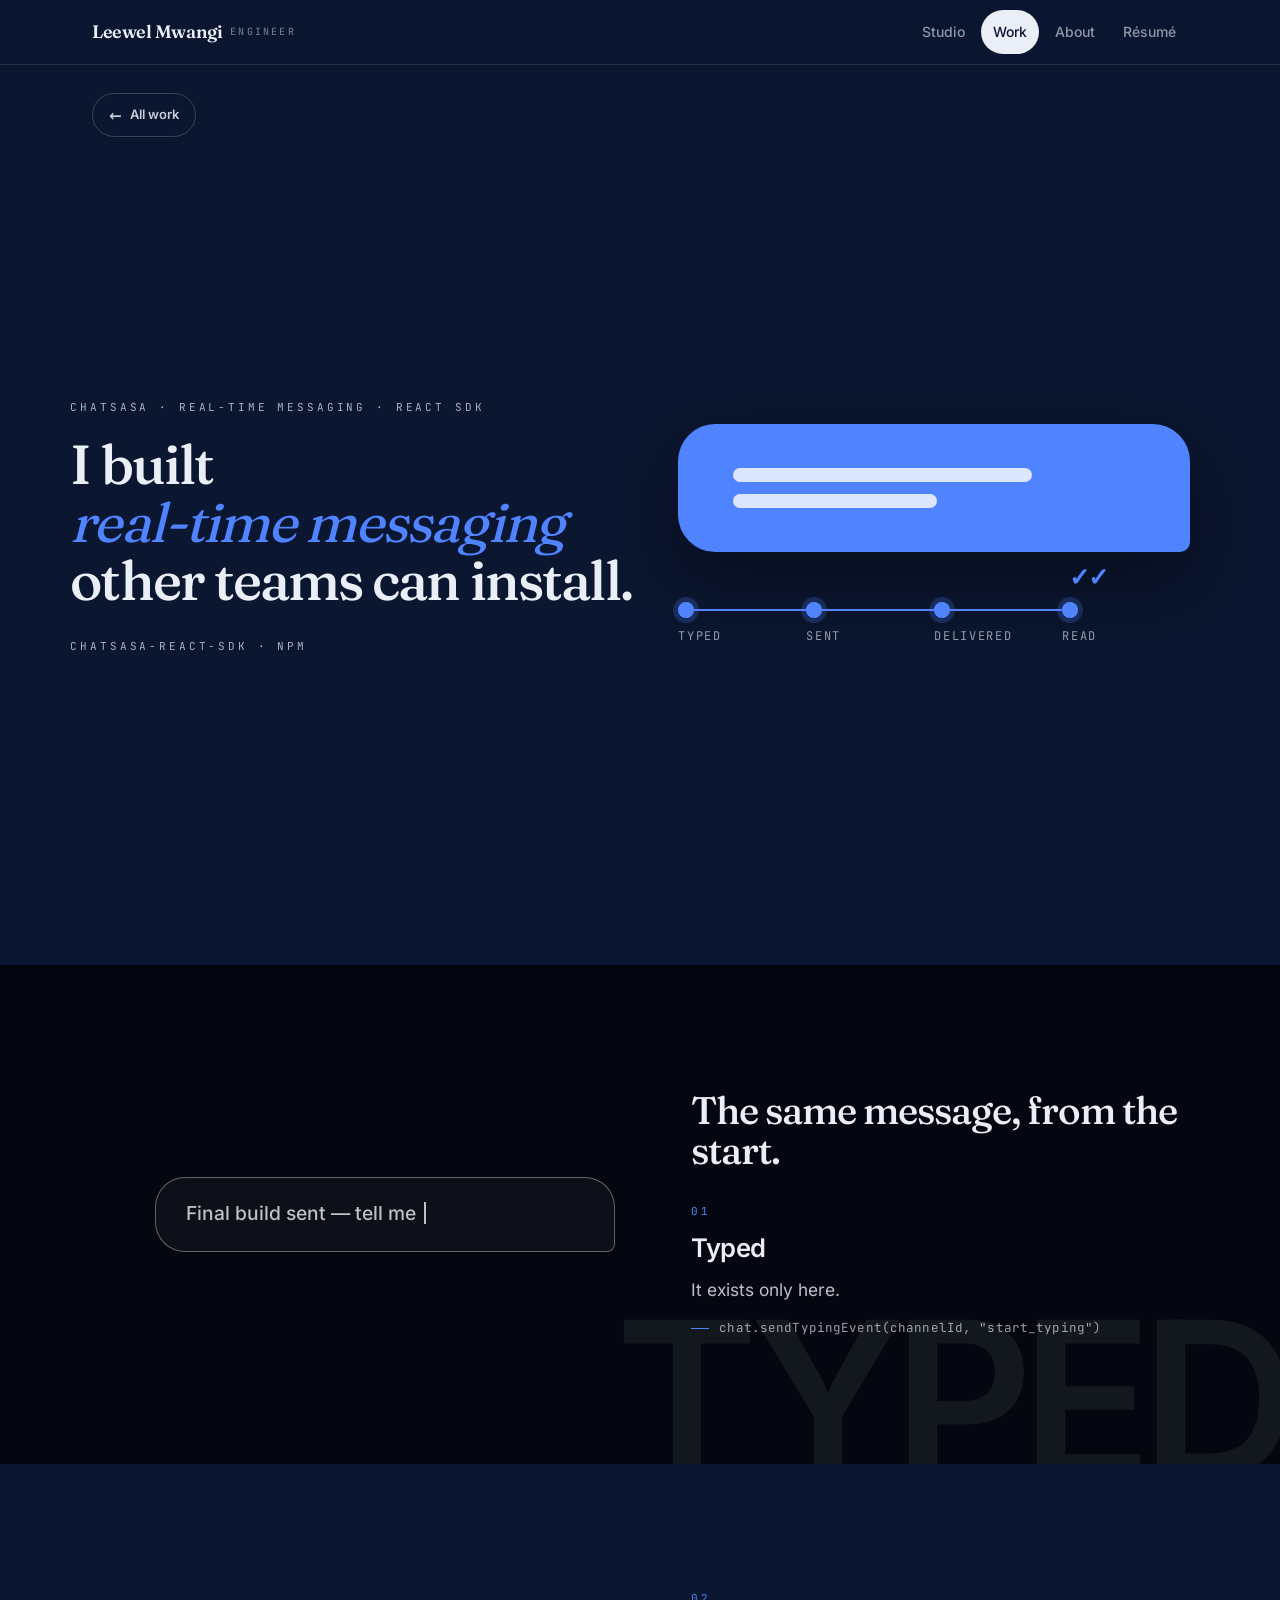
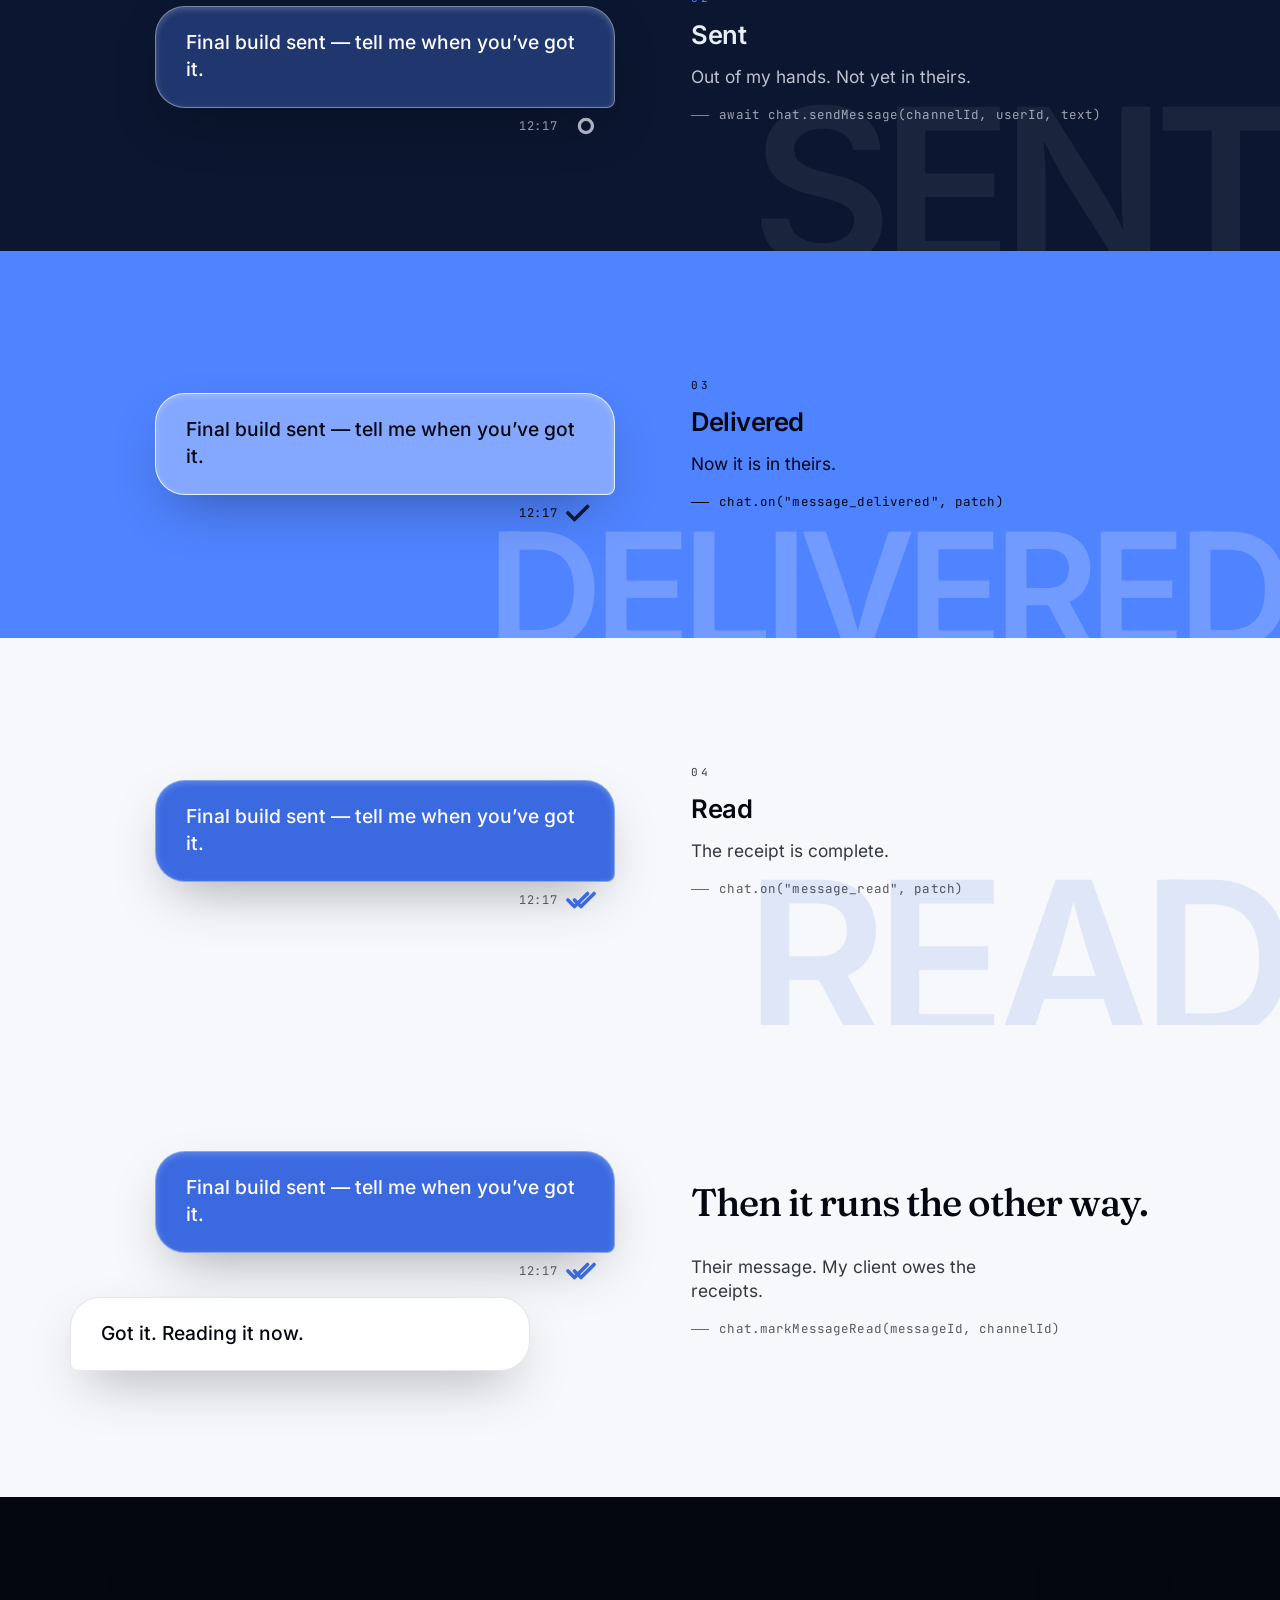
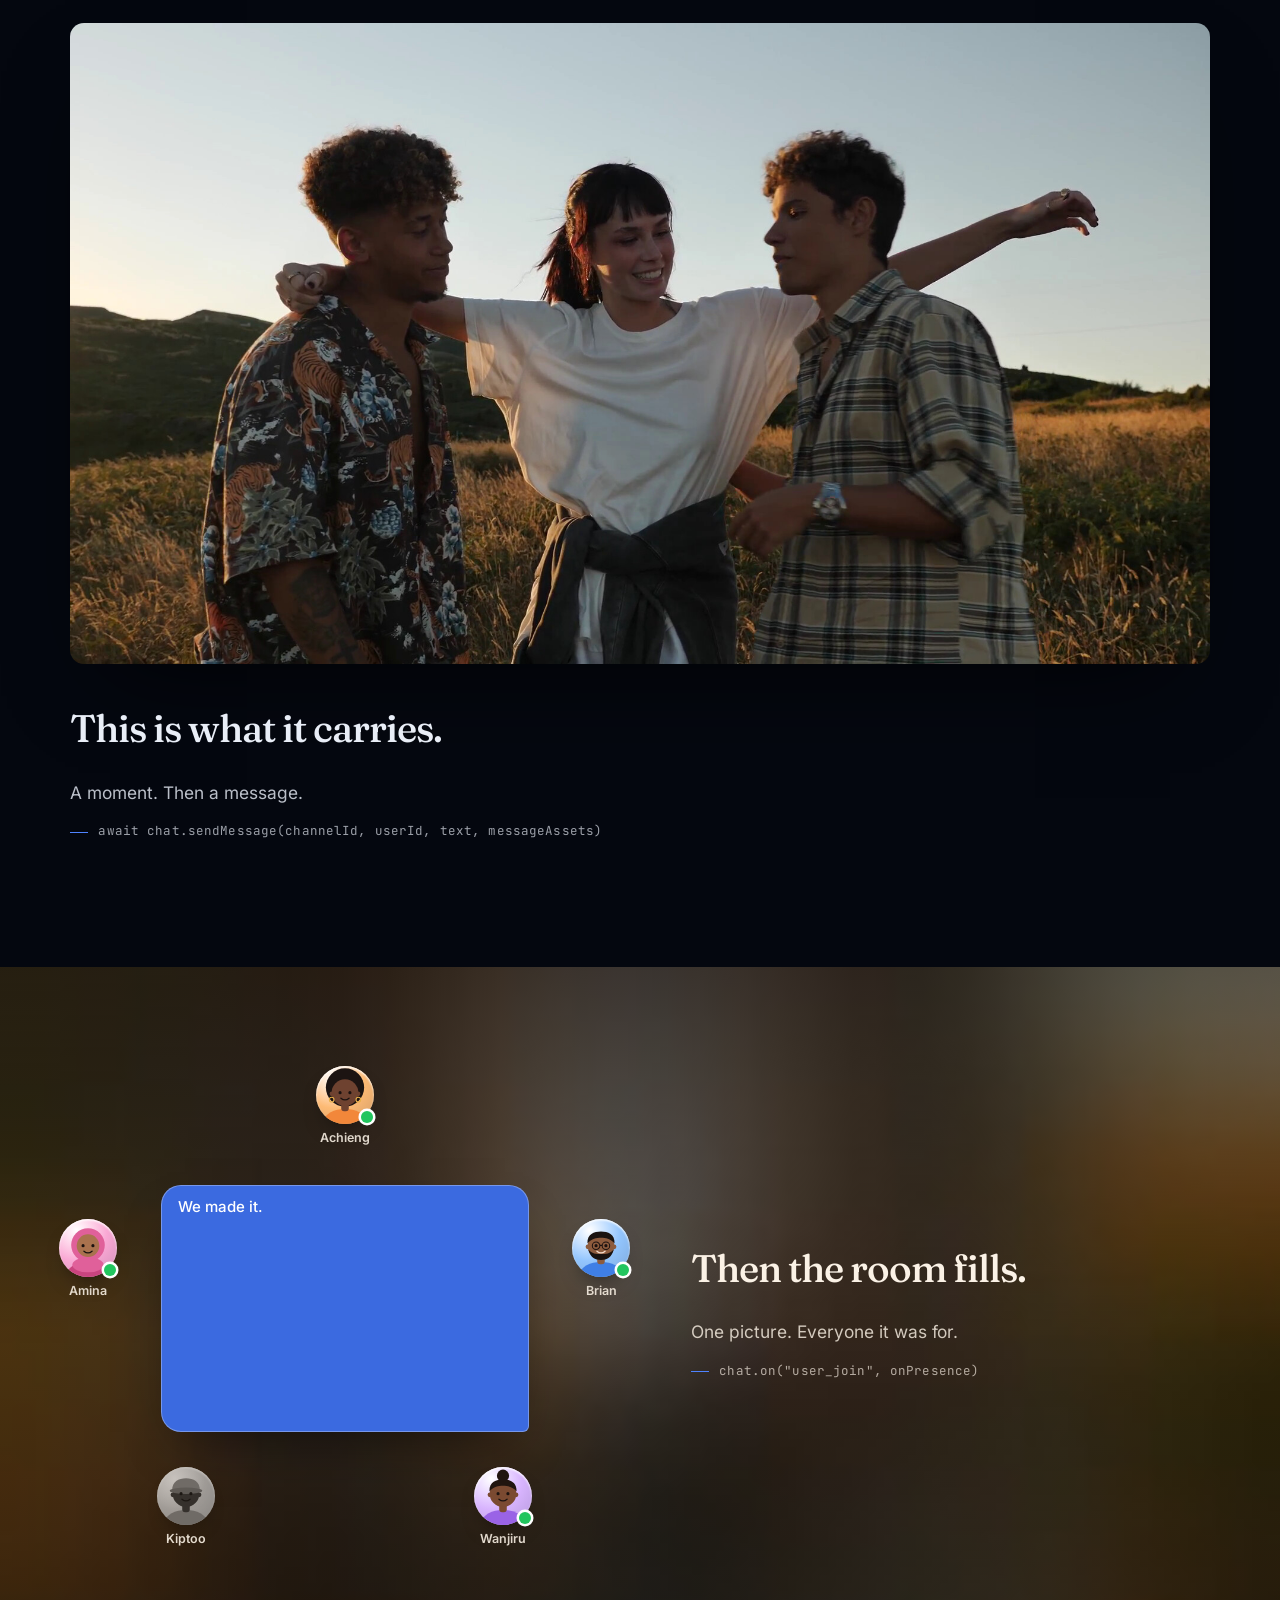
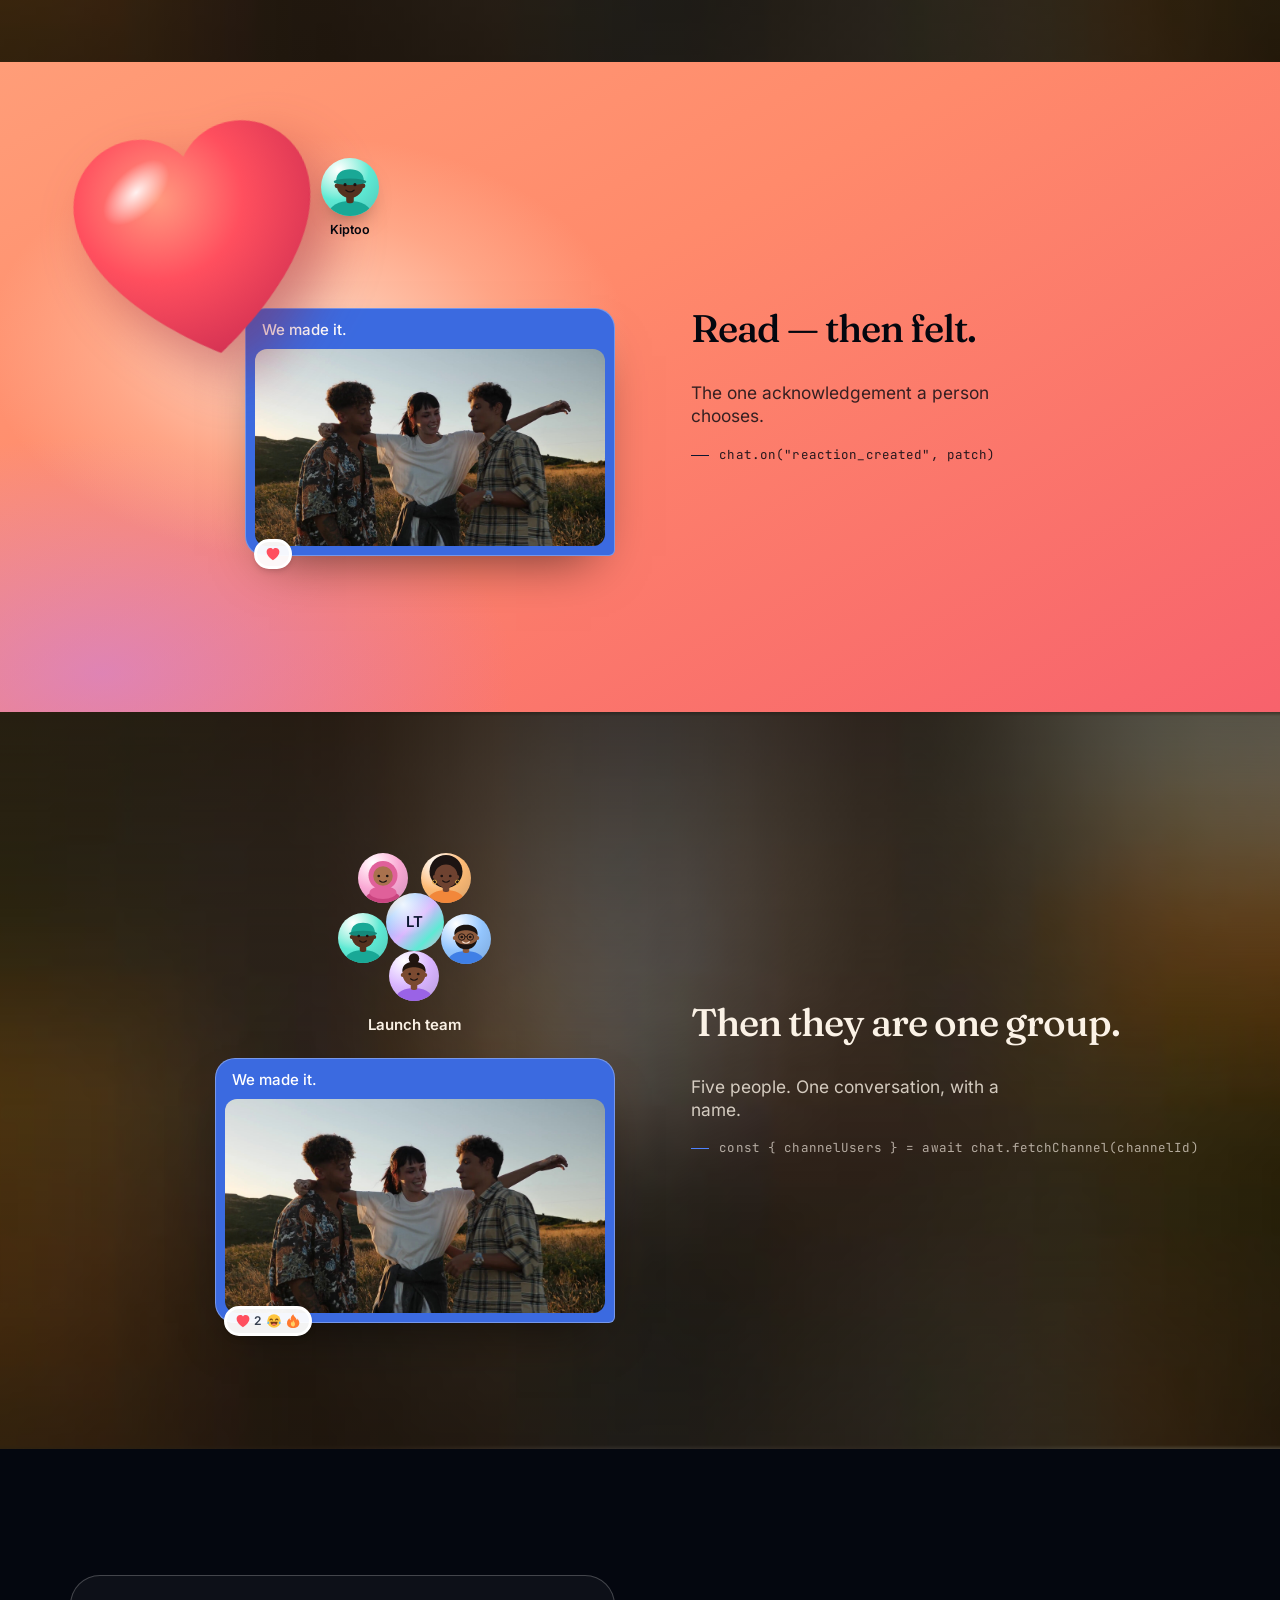
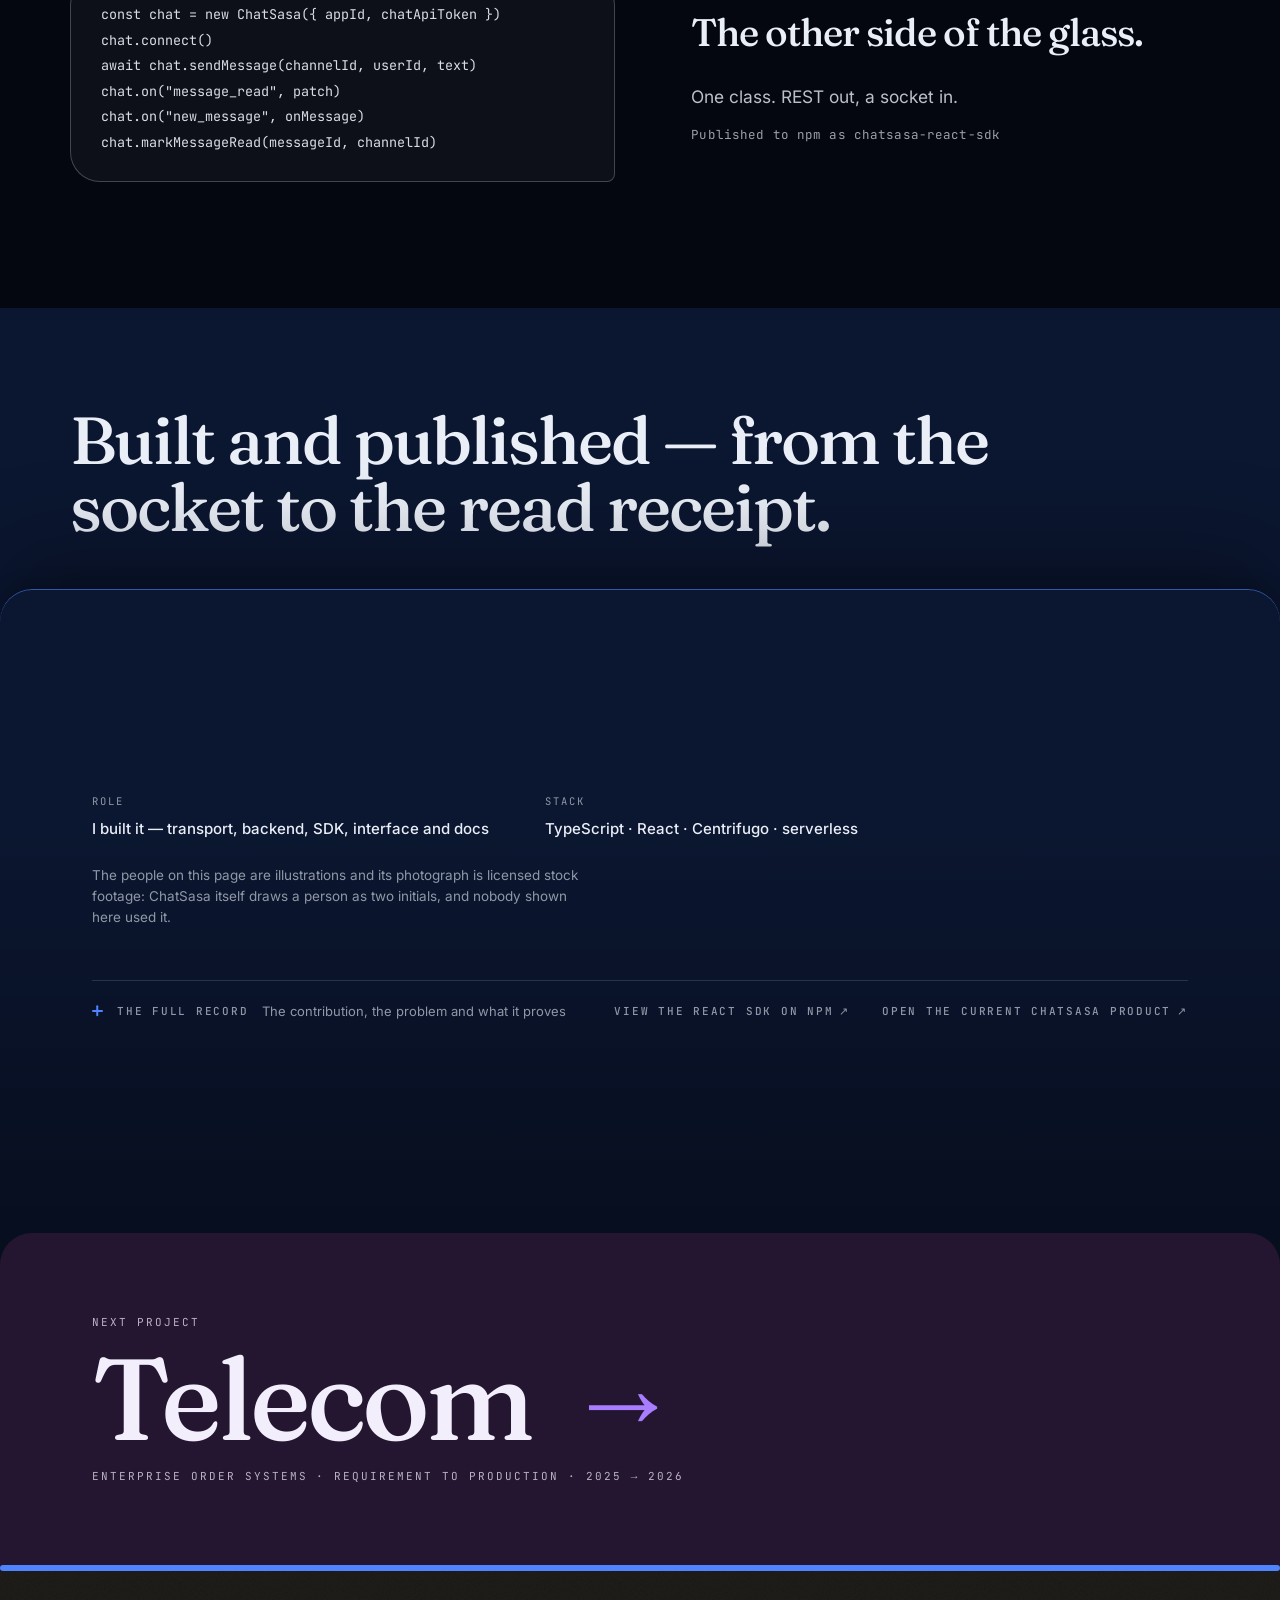
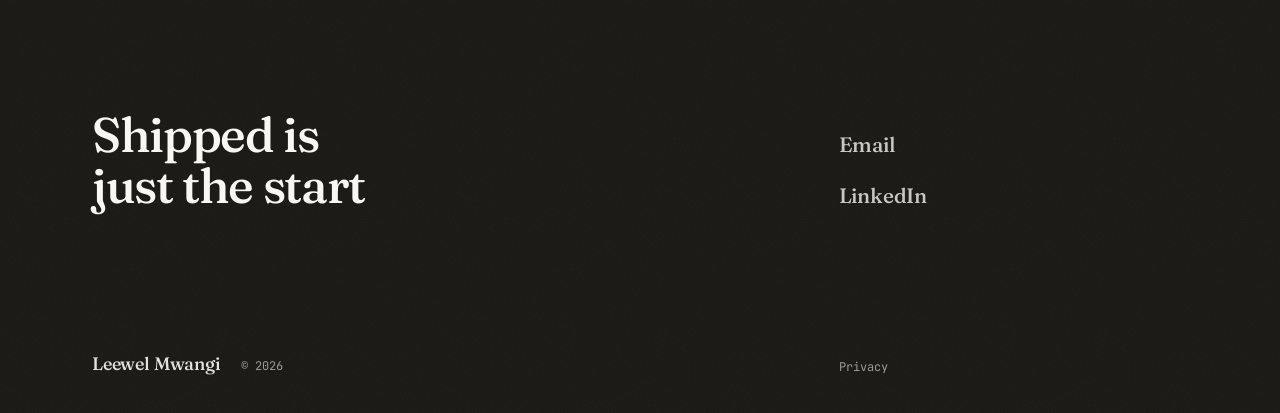
<file: work/chatsasa-sdk/index.html>
<!DOCTYPE html><html lang="en"><head><meta charSet="utf-8"/><meta name="viewport" content="width=device-width, initial-scale=1"/><link rel="stylesheet" href="/_next/static/css/dda6ed43df173816.css" data-precedence="next"/><link rel="stylesheet" href="/_next/static/css/31bce136018fc36a.css" data-precedence="next"/><link rel="stylesheet" href="/_next/static/css/b18c43d97103b0ef.css" data-precedence="next"/><link rel="stylesheet" href="/_next/static/css/24539f4addccb46e.css" data-precedence="next"/><link rel="stylesheet" href="/_next/static/css/61da9e2c5ded161c.css" data-precedence="next"/><link rel="stylesheet" href="/_next/static/css/77312ead7b3ea104.css" data-precedence="next"/><link rel="stylesheet" href="/_next/static/css/c4691c928c4bac59.css" data-precedence="next"/><link rel="preload" as="script" fetchPriority="low" href="/_next/static/chunks/webpack-2099aaf30e9140ea.js"/><script src="/_next/static/chunks/fd9d1056-462349e6a029f87e.js" async=""></script><script src="/_next/static/chunks/2117-c3ad4d7d2342abe8.js" async=""></script><script src="/_next/static/chunks/main-app-011ec1527de2dac9.js" async=""></script><script src="/_next/static/chunks/2972-194d198fec74020e.js" async=""></script><script src="/_next/static/chunks/5726-321fecac9c1182ab.js" async=""></script><script src="/_next/static/chunks/215-0a4afc60eec959ce.js" async=""></script><script src="/_next/static/chunks/6240-56ded23cb5dfcbb0.js" async=""></script><script src="/_next/static/chunks/2225-bf3eab88cabf53c5.js" async=""></script><script src="/_next/static/chunks/592-7f3bfb9130a3bf20.js" async=""></script><script src="/_next/static/chunks/787-8568f65dedabfa6e.js" async=""></script><script src="/_next/static/chunks/9722-2aca74b6327bba99.js" async=""></script><script src="/_next/static/chunks/8102-3cd572a08eb81100.js" async=""></script><script src="/_next/static/chunks/app/(en)/work/%5Bslug%5D/page-48322d4c2c2264c6.js" async=""></script><script src="/_next/static/chunks/8281-7dc2cb63730da8fa.js" async=""></script><script src="/_next/static/chunks/9128-c7b6d7492a2e07e2.js" async=""></script><script src="/_next/static/chunks/6845-509de89170e55fdf.js" async=""></script><script src="/_next/static/chunks/4430-9ac88a2e98d08e55.js" async=""></script><script src="/_next/static/chunks/app/(en)/layout-405a98cb6a3655e0.js" async=""></script><script src="/_next/static/chunks/app/(en)/template-c9d6f056e0727e8b.js" async=""></script><meta name="theme-color" content="#0b1630"/><title>Chatsasa SDK · Leewel Mwangi</title><meta name="description" content="A drop-in real-time messaging SDK — presence, delivery and read receipts, reactions, and pagination — with its own serverless backend and a live demo."/><meta property="og:title" content="Leewel Mwangi — Senior Software Engineer | Full-Stack Product Engineer"/><meta property="og:description" content="Seven years of production engineering across fintech, telecom, public-service platforms and real-time communication, in Nairobi."/><meta property="og:type" content="website"/><meta name="twitter:card" content="summary"/><meta name="twitter:title" content="Leewel Mwangi — Senior Software Engineer | Full-Stack Product Engineer"/><meta name="twitter:description" content="Seven years of production engineering across fintech, telecom, public-service platforms and real-time communication, in Nairobi."/><link rel="icon" href="/favicon.ico"/><script src="/_next/static/chunks/polyfills-42372ed130431b0a.js" noModule=""></script></head><body class="font-sans antialiased"><style data-project-themes="">:root:has([data-project-page][data-project-theme="chatsasa"]){color-scheme:dark;--paper:11 22 48;--surface:22 33 58;--raised:31 41 66;--ink:233 238 247;--muted:144 152 167;--faint:109 117 136;--line:51 61 84;--accent:79 131 255;--accent-soft:22 39 81;--accent-ink:79 131 255;--accent-2:79 131 255;--ink-paper:11 22 48;--ink-accent:79 131 255;--residue:79 131 255}
:root:has([data-project-page][data-project-theme="telecom"]){color-scheme:dark;--paper:36 22 48;--surface:46 33 58;--raised:55 41 66;--ink:243 238 252;--muted:160 152 170;--faint:129 119 140;--line:73 61 85;--accent:169 125 255;--accent-soft:57 38 81;--accent-ink:169 125 255;--accent-2:255 94 58;--ink-paper:36 22 48;--ink-accent:169 125 255;--residue:169 125 255}
:root:has([data-project-page][data-project-theme="publicServices"]){color-scheme:light;--paper:230 218 184;--surface:241 235 216;--raised:250 247 239;--ink:22 38 28;--muted:91 97 79;--faint:120 123 101;--line:188 182 153;--accent:14 92 51;--accent-soft:195 198 163;--accent-ink:14 92 51;--accent-2:212 163 38;--ink-paper:230 218 184;--ink-accent:14 92 51;--residue:14 92 51}
:root:has([data-project-page][data-project-theme="cards"]){color-scheme:dark;--paper:12 58 43;--surface:23 68 53;--raised:33 75 61;--ink:240 250 243;--muted:160 183 173;--faint:124 152 141;--line:53 93 79;--accent:155 227 184;--accent-soft:35 85 66;--accent-ink:155 227 184;--accent-2:155 227 184;--ink-paper:12 58 43;--ink-accent:155 227 184;--residue:155 227 184}
:root:has([data-project-page][data-project-theme="fingo"]){color-scheme:dark;--paper:111 47 242;--surface:118 57 243;--raised:124 66 243;--ink:255 255 255;--muted:242 236 254;--faint:209 188 251;--line:137 84 244;--accent:216 255 61;--accent-soft:128 80 213;--accent-ink:216 255 61;--accent-2:22 10 44;--ink-paper:111 47 242;--ink-accent:216 255 61;--residue:216 255 61}
:root:has([data-project-residue="chatsasa"]){--residue:79 131 255}
:root:has([data-project-residue="telecom"]){--residue:169 125 255}
:root:has([data-project-residue="publicServices"]){--residue:14 92 51}
:root:has([data-project-residue="cards"]){--residue:155 227 184}
:root:has([data-project-residue="fingo"]){--residue:216 255 61}</style><a href="#main" class="sr-only focus:not-sr-only focus:fixed focus:left-4 focus:top-4 focus:z-[100] focus:rounded-full focus:bg-ink focus:px-4 focus:py-2 focus:text-paper">Skip to content</a><header data-site-chrome="true" class="sticky top-0 z-40 border-b border-line/70 bg-paper/80 backdrop-blur-md"><nav class="container-content flex h-16 items-center justify-between gap-2"><a class="group flex min-h-[44px] shrink-0 items-center gap-2 whitespace-nowrap font-display text-[15.5px] font-semibold tracking-tight focus-visible:outline focus-visible:outline-2 focus-visible:outline-offset-2 focus-visible:outline-accent xs:text-[17px] sm:text-lg" href="/"><span>Leewel<span class="max-[399px]:sr-only"> Mwangi</span></span> <span class="hidden font-mono text-[10px] font-medium uppercase tracking-eyebrow text-faint sm:inline">Engineer</span><span class="sr-only">, <!-- -->Home</span></a><div class="-mr-2 flex min-w-0 items-center gap-0.5 overflow-x-auto [-ms-overflow-style:none] [scrollbar-width:none] sm:mr-0 sm:gap-1 [&amp;::-webkit-scrollbar]:hidden"><a class="inline-flex min-h-[44px] items-center shrink-0 whitespace-nowrap rounded-full px-2 py-1.5 text-[13px] max-[399px]:px-1.5 font-medium transition-colors focus-visible:outline focus-visible:outline-2 focus-visible:outline-offset-2 focus-visible:outline-accent sm:px-3 sm:text-sm text-muted hover:text-ink" href="/?path=studio">Studio</a><a aria-current="page" class="inline-flex min-h-[44px] items-center shrink-0 whitespace-nowrap rounded-full px-2 py-1.5 text-[13px] max-[399px]:px-1.5 font-medium transition-colors focus-visible:outline focus-visible:outline-2 focus-visible:outline-offset-2 focus-visible:outline-accent sm:px-3 sm:text-sm bg-ink text-paper" href="/work/">Work</a><a class="inline-flex min-h-[44px] items-center shrink-0 whitespace-nowrap rounded-full px-2 py-1.5 text-[13px] max-[399px]:px-1.5 font-medium transition-colors focus-visible:outline focus-visible:outline-2 focus-visible:outline-offset-2 focus-visible:outline-accent sm:px-3 sm:text-sm text-muted hover:text-ink" href="/about/">About</a><a class="inline-flex min-h-[44px] items-center shrink-0 whitespace-nowrap rounded-full px-2 py-1.5 text-[13px] max-[399px]:px-1.5 font-medium transition-colors focus-visible:outline focus-visible:outline-2 focus-visible:outline-offset-2 focus-visible:outline-accent sm:px-3 sm:text-sm text-muted hover:text-ink" href="/resume/">Résumé</a></div></nav></header><main id="main"><article data-project-page="" data-project-theme="chatsasa" data-project="chatsasa" data-project-route="chatsasa-sdk" data-project-layout="bleed" class="relative"><div data-case-back="true" data-variant="inline" class="container-content pointer-events-none absolute inset-x-0 top-5 z-30 print:hidden md:top-7"><a data-cursor="back" class="group pointer-events-auto inline-flex min-h-[44px] items-center gap-2 rounded-full border border-ink/20 px-4 text-[13px] font-semibold text-ink/85 transition-colors duration-200 hover:border-ink/45 hover:text-ink focus-visible:outline focus-visible:outline-2 focus-visible:outline-offset-2 focus-visible:outline-accent motion-reduce:transition-none" href="/work/"><span aria-hidden="true" class="text-[15px] leading-none transition-transform duration-200 group-hover:-translate-x-0.5 motion-reduce:transition-none">←</span>All work</a></div><style data-project-registers="chatsasa">[data-project-page][data-project-theme="chatsasa"] [data-register="base"]{color-scheme:dark;--paper:11 22 48;--surface:22 33 58;--raised:31 41 66;--ink:233 238 247;--muted:144 152 167;--faint:109 117 136;--line:51 61 84;--accent:79 131 255;--accent-soft:22 39 81;--accent-ink:79 131 255;--accent-2:79 131 255;--ink-paper:11 22 48;--ink-accent:79 131 255;background-color:rgb(var(--paper));color:rgb(var(--ink))}
[data-project-page][data-project-theme="chatsasa"] [data-register="deep"]{color-scheme:dark;--paper:4 7 15;--surface:15 19 27;--raised:25 28 36;--ink:233 238 247;--muted:141 146 154;--faint:102 106 115;--line:45 49 57;--accent:79 131 255;--accent-soft:16 27 53;--accent-ink:79 131 255;--accent-2:79 131 255;--ink-paper:4 7 15;--ink-accent:79 131 255;background-color:rgb(var(--paper));color:rgb(var(--ink))}
:root:has([data-project-page][data-project-theme="chatsasa"][data-chrome="deep"]){color-scheme:dark;--paper:4 7 15;--surface:15 19 27;--raised:25 28 36;--ink:233 238 247;--muted:141 146 154;--faint:102 106 115;--line:45 49 57;--accent:79 131 255;--accent-soft:16 27 53;--accent-ink:79 131 255;--accent-2:79 131 255;--ink-paper:4 7 15;--ink-accent:79 131 255}
[data-project-page][data-project-theme="chatsasa"] [data-register="surface"]{color-scheme:light;--paper:246 248 252;--surface:250 251 253;--raised:253 253 254;--ink:4 7 15;--muted:101 103 110;--faint:137 140 145;--line:198 200 205;--accent:59 106 224;--accent-soft:216 225 248;--accent-ink:59 106 224;--accent-2:59 106 224;--ink-paper:246 248 252;--ink-accent:59 106 224;background-color:rgb(var(--paper));color:rgb(var(--ink))}
:root:has([data-project-page][data-project-theme="chatsasa"][data-chrome="surface"]){color-scheme:light;--paper:246 248 252;--surface:250 251 253;--raised:253 253 254;--ink:4 7 15;--muted:101 103 110;--faint:137 140 145;--line:198 200 205;--accent:59 106 224;--accent-soft:216 225 248;--accent-ink:59 106 224;--accent-2:59 106 224;--ink-paper:246 248 252;--ink-accent:59 106 224}
[data-project-page][data-project-theme="chatsasa"] [data-register="signal"]{color-scheme:light;--paper:79 131 255;--surface:158 187 255;--raised:216 228 255;--ink:4 7 15;--muted:19 32 63;--faint:35 58 113;--line:64 106 207;--accent:11 22 48;--accent-soft:68 114 222;--accent-ink:11 22 48;--accent-2:11 22 48;--ink-paper:79 131 255;--ink-accent:11 22 48;background-color:rgb(var(--paper));color:rgb(var(--ink))}
:root:has([data-project-page][data-project-theme="chatsasa"][data-chrome="signal"]){color-scheme:light;--paper:79 131 255;--surface:158 187 255;--raised:216 228 255;--ink:4 7 15;--muted:19 32 63;--faint:35 58 113;--line:64 106 207;--accent:11 22 48;--accent-soft:68 114 222;--accent-ink:11 22 48;--accent-2:11 22 48;--ink-paper:79 131 255;--ink-accent:11 22 48}
@media (prefers-reduced-motion: no-preference){:root:has([data-project-page][data-project-theme="chatsasa"]) header[data-site-chrome]{transition:background-color .32s ease,border-color .32s ease}:root:has([data-project-page][data-project-theme="chatsasa"]) header[data-site-chrome] a{transition:background-color .32s ease,color .16s ease,border-color .32s ease}}
[data-project-page][data-project-theme="chatsasa"] [data-register="memory"]{color-scheme:dark;--paper:42 30 17;--surface:52 41 28;--raised:61 49 36;--ink:251 242 230;--muted:167 157 145;--faint:136 125 113;--line:80 68 55;--accent:79 131 255;--accent-soft:48 46 55;--accent-ink:79 131 255;--accent-2:79 131 255;--ink-paper:42 30 17;--ink-accent:79 131 255;background-color:rgb(var(--paper));color:rgb(var(--ink))}
:root:has([data-project-page][data-project-theme="chatsasa"][data-chrome="memory"]){color-scheme:dark;--paper:42 30 17;--surface:52 41 28;--raised:61 49 36;--ink:251 242 230;--muted:167 157 145;--faint:136 125 113;--line:80 68 55;--accent:79 131 255;--accent-soft:48 46 55;--accent-ink:79 131 255;--accent-2:79 131 255;--ink-paper:42 30 17;--ink-accent:79 131 255}
[data-project-page][data-project-theme="chatsasa"] [data-register="warm"]{color-scheme:light;--paper:255 138 107;--surface:255 191 174;--raised:255 229 222;--ink:4 7 15;--muted:89 52 46;--faint:129 72 61;--line:205 112 89;--accent:11 22 48;--accent-soft:216 119 98;--accent-ink:11 22 48;--accent-2:11 22 48;--ink-paper:255 138 107;--ink-accent:11 22 48;background-color:rgb(var(--paper));color:rgb(var(--ink))}
:root:has([data-project-page][data-project-theme="chatsasa"][data-chrome="warm"]){color-scheme:light;--paper:255 138 107;--surface:255 191 174;--raised:255 229 222;--ink:4 7 15;--muted:89 52 46;--faint:129 72 61;--line:205 112 89;--accent:11 22 48;--accent-soft:216 119 98;--accent-ink:11 22 48;--accent-2:11 22 48;--ink-paper:255 138 107;--ink-accent:11 22 48}
[data-project-page][data-project-theme="chatsasa"] [data-chatsasa-case][data-live][data-field="base"] [data-step] figcaption{color-scheme:dark;--paper:11 22 48;--surface:22 33 58;--raised:31 41 66;--ink:233 238 247;--muted:144 152 167;--faint:109 117 136;--line:51 61 84;--accent:79 131 255;--accent-soft:22 39 81;--accent-ink:79 131 255;--accent-2:79 131 255;--ink-paper:11 22 48;--ink-accent:79 131 255;color:rgb(var(--ink))}
[data-project-page][data-project-theme="chatsasa"] [data-chatsasa-case][data-live][data-field="deep"] [data-step] figcaption{color-scheme:dark;--paper:4 7 15;--surface:15 19 27;--raised:25 28 36;--ink:233 238 247;--muted:141 146 154;--faint:102 106 115;--line:45 49 57;--accent:79 131 255;--accent-soft:16 27 53;--accent-ink:79 131 255;--accent-2:79 131 255;--ink-paper:4 7 15;--ink-accent:79 131 255;color:rgb(var(--ink))}
[data-project-page][data-project-theme="chatsasa"] [data-chatsasa-case][data-live][data-field="surface"] [data-step] figcaption{color-scheme:light;--paper:246 248 252;--surface:250 251 253;--raised:253 253 254;--ink:4 7 15;--muted:101 103 110;--faint:137 140 145;--line:198 200 205;--accent:59 106 224;--accent-soft:216 225 248;--accent-ink:59 106 224;--accent-2:59 106 224;--ink-paper:246 248 252;--ink-accent:59 106 224;color:rgb(var(--ink))}
[data-project-page][data-project-theme="chatsasa"] [data-chatsasa-case][data-live][data-field="signal"] [data-step] figcaption{color-scheme:light;--paper:79 131 255;--surface:158 187 255;--raised:216 228 255;--ink:4 7 15;--muted:19 32 63;--faint:35 58 113;--line:64 106 207;--accent:11 22 48;--accent-soft:68 114 222;--accent-ink:11 22 48;--accent-2:11 22 48;--ink-paper:79 131 255;--ink-accent:11 22 48;color:rgb(var(--ink))}
[data-project-page][data-project-theme="chatsasa"] [data-chatsasa-case][data-live][data-field="memory"] [data-step] figcaption{color-scheme:dark;--paper:42 30 17;--surface:52 41 28;--raised:61 49 36;--ink:251 242 230;--muted:167 157 145;--faint:136 125 113;--line:80 68 55;--accent:79 131 255;--accent-soft:48 46 55;--accent-ink:79 131 255;--accent-2:79 131 255;--ink-paper:42 30 17;--ink-accent:79 131 255;color:rgb(var(--ink))}
[data-project-page][data-project-theme="chatsasa"] [data-chatsasa-case][data-live][data-field="warm"] [data-step] figcaption{color-scheme:light;--paper:255 138 107;--surface:255 191 174;--raised:255 229 222;--ink:4 7 15;--muted:89 52 46;--faint:129 72 61;--line:205 112 89;--accent:11 22 48;--accent-soft:216 119 98;--accent-ink:11 22 48;--accent-2:11 22 48;--ink-paper:255 138 107;--ink-accent:11 22 48;color:rgb(var(--ink))}</style><div class="chatsasaWorld_case__wID_K" data-chatsasa-case=""><div class="chatsasaWorld_stage__6xn3W" data-world-stage=""><div class="chatsasaWorld_fields__A_F33" aria-hidden="true"><div class="chatsasaWorld_field__MS_m9" data-field-layer="deep" data-register="deep"></div><div class="chatsasaWorld_field__MS_m9" data-field-layer="base" data-register="base"></div><div class="chatsasaWorld_field__MS_m9" data-field-layer="signal" data-register="signal"></div><div class="chatsasaWorld_field__MS_m9" data-field-layer="surface" data-register="surface"></div><div class="chatsasaWorld_field__MS_m9" data-field-layer="memory" data-register="memory" style="--memory:url(/media/chatsasa/moment/moment-blur.jpg)"></div><div class="chatsasaWorld_field__MS_m9" data-field-layer="warm" data-register="warm"></div></div><div class="chatsasaWorld_words__uO3Jg" data-words="" aria-hidden="true"><span data-word="typed">Typed</span><span data-word="sent">Sent</span><span data-word="delivered">Delivered</span><span data-word="read">Read</span></div><div class="chatsasaWorld_dof__PIibo" aria-hidden="true"></div><canvas class="chatsasaWorld_canvas__KLpmX" data-world-canvas="" aria-hidden="true"></canvas><div class="chatsasaWorld_hero__3Ao0J" data-hero="" style="--p-ground:#0b1630;--p-ink:#e9eef7;--p-accent:#4f83ff;--p-dim:#2b4680"><div class="chatsasaWorld_message__do4nd" data-entrance-evidence="" aria-hidden="true"><span class="chatsasaWorld_bar__CkfWB"></span><span class="chatsasaWorld_bar__CkfWB"></span><span class="chatsasaWorld_glyph__qHExy">✓✓</span></div><ol class="chatsasaWorld_rail__vDM2u" data-entrance-carried="" aria-label="Receipt states"><li data-rail-beat="1" data-rail-state="typed" style="--i:0"><span class="chatsasaWorld_node__x6b58" aria-hidden="true"></span><button type="button" class="chatsasaWorld_railLabel__uyQob" data-cursor="next">Typed</button></li><li data-rail-beat="2" data-rail-state="sent" style="--i:1"><span class="chatsasaWorld_node__x6b58" aria-hidden="true"></span><button type="button" class="chatsasaWorld_railLabel__uyQob" data-cursor="next">Sent</button></li><li data-rail-beat="3" data-rail-state="delivered" style="--i:2"><span class="chatsasaWorld_node__x6b58" aria-hidden="true"></span><button type="button" class="chatsasaWorld_railLabel__uyQob" data-cursor="next">Delivered</button></li><li data-rail-beat="4" data-rail-state="read" style="--i:3"><span class="chatsasaWorld_node__x6b58" aria-hidden="true"></span><button type="button" class="chatsasaWorld_railLabel__uyQob" data-cursor="next">Read</button></li></ol></div><p class="chatsasaWorld_receipt__mGk2R" data-receipt-row="" aria-hidden="true"><span>12:17</span><svg class="chatsasaWorld_ticks___7_3E" viewBox="0 0 18 11" width="18" height="11" fill="none" aria-hidden="true"><circle data-tick="0" cx="12" cy="5.5" r="4" stroke-width="2"></circle><path data-tick="1" d="M1 5.5L5 9.5L13 1.5" stroke-width="2.2" stroke-linecap="round" stroke-linejoin="round"></path><path data-tick="2" d="M5 5.5L9 9.5L17 1.5" stroke-width="2.2" stroke-linecap="round" stroke-linejoin="round"></path></svg></p><p class="chatsasaWorld_owed__6wrTG" data-owed-row="" aria-hidden="true">markMessageDelivered() · markMessageRead()</p><p class="chatsasaWorld_reaction__dw29o" data-reaction-row="" aria-hidden="true"><span class="chatsasaWorld_reactionPill__K89Rf"><svg viewBox="0 0 24 24" width="16" height="16" data-reaction="heart" aria-hidden="true"><path d="M12 21.2C12 21.2 2.4 15.4 2.4 8.6C2.4 5.4 4.9 3 7.9 3C9.6 3 11.1 3.8 12 5.1C12.9 3.8 14.4 3 16.1 3C19.1 3 21.6 5.4 21.6 8.6C21.6 15.4 12 21.2 12 21.2Z"></path></svg><span data-reaction-count="" aria-hidden="true"></span><svg viewBox="0 0 24 24" width="16" height="16" data-reaction="laugh" aria-hidden="true"><circle cx="12" cy="12" r="10" fill="#ffc53d"></circle><path d="M6 10.4c.8-1.6 2.8-1.6 3.6 0M14.4 10.4c.8-1.6 2.8-1.6 3.6 0" fill="none" stroke="#7a4a12" stroke-width="1.7" stroke-linecap="round"></path><path d="M6.6 13.2h10.8c0 3.3-2.3 5.7-5.4 5.7s-5.4-2.4-5.4-5.7z" fill="#7a3b16"></path><path d="M8.7 17.1c.8-1 1.9-1.5 3.3-1.5s2.5.5 3.3 1.5c-.9.9-2 1.4-3.3 1.4s-2.4-.5-3.3-1.4z" fill="#ff7a6b"></path><path d="M3.4 12.4c-1.3 1.5-1.7 2.7-1 3.6.6.8 1.9.7 2.4-.2.5-.9-.1-2.1-1.4-3.4zM20.6 12.4c1.3 1.5 1.7 2.7 1 3.6-.6.8-1.9.7-2.4-.2-.5-.9.1-2.1 1.4-3.4z" fill="#5ab8ff"></path></svg><svg viewBox="0 0 24 24" width="16" height="16" data-reaction="fire" aria-hidden="true"><path d="M12.4 1.8c.5 3.3 4.3 5.2 5.6 8.9.4-.7.6-1.6.5-2.6 2.1 2.3 3 4.7 3 6.9 0 4.5-4 7.5-9.3 7.5S3 19.5 3 15.2c0-3.3 1.9-5.4 3.6-7.3.2 1.3.8 2.4 1.8 3.1-.3-3.9 1.3-7.1 4-9.2z" fill="#ff7a2f"></path><path d="M12.2 10.4c.4 2 2.8 3.2 2.8 6 0 2.2-1.3 3.9-3 3.9s-3.2-1.5-3.2-3.7c0-1.7.9-2.8 1.8-3.8.1.7.4 1.3.9 1.7-.1-1.6.2-3 .7-4.1z" fill="#ffd166"></path></svg></span></p><p class="chatsasaWorld_pictureReceipt___omIH" data-picture-receipt-row="" aria-hidden="true"><span>18:42</span><svg class="chatsasaWorld_ticks___7_3E" viewBox="0 0 18 11" width="18" height="11" fill="none" aria-hidden="true"><circle data-tick="0" cx="12" cy="5.5" r="4" stroke-width="2"></circle><path data-tick="1" d="M1 5.5L5 9.5L13 1.5" stroke-width="2.2" stroke-linecap="round" stroke-linejoin="round"></path><path data-tick="2" d="M5 5.5L9 9.5L17 1.5" stroke-width="2.2" stroke-linecap="round" stroke-linejoin="round"></path></svg></p><span class="chatsasaWorld_personName__Ltpts" data-person-name="" aria-hidden="true">Achieng</span><span class="chatsasaWorld_personName__Ltpts" data-person-name="" aria-hidden="true">Brian</span><span class="chatsasaWorld_personName__Ltpts" data-person-name="" aria-hidden="true">Wanjiru</span><span class="chatsasaWorld_personName__Ltpts" data-person-name="" aria-hidden="true">Kiptoo</span><span class="chatsasaWorld_personName__Ltpts" data-person-name="" aria-hidden="true">Amina</span><p class="chatsasaWorld_team__Ye1uL" data-team-row="" aria-hidden="true">Launch team</p><button type="button" class="chatsasaWorld_grab__6BD44" data-grab="" data-cursor="drag" aria-pressed="false" aria-label="Turn the message over"><span class="chatsasaWorld_grabHint__XWAdU" aria-hidden="true">Drag to turn it</span></button></div><div class="chatsasaWorld_document__m0RBD"><header class="chatsasaWorld_arrival__zMNsr" data-scene="arrival" data-cam="0"><div class="chatsasaWorld_arrivalWords__9eibd"><p class="chatsasaWorld_eyebrow__mOya_">ChatSasa · Real-time messaging · React SDK</p><h1 id="chatsasa-claim" class="chatsasaWorld_claim__GzHRE"><span class="chatsasaWorld_claimLine__R5jZ6"><span>I built</span></span> <span class="chatsasaWorld_claimLine__R5jZ6"><em>real-time messaging</em></span> <span class="chatsasaWorld_claimLine__R5jZ6"><span>other teams can install.</span></span></h1><p class="chatsasaWorld_meta__hvshA">chatsasa-react-sdk · npm</p></div><p class="chatsasaWorld_scrollCue__eGuM8" aria-hidden="true"><span></span>Scroll</p></header><section data-scene="lifecycle" aria-labelledby="chatsasa-rewind"><div id="chatsasa-state-typed" class="chatsasaWorld_step__JH3cD" data-cam="1" data-step="typed" data-register="deep"><span class="chatsasaWorld_stepWord__3CSXI" aria-hidden="true">Typed</span><figure class="chatsasaWorld_beat__w4_B7"><div class="chatsasaWorld_still__nK0zz" data-pane="typed" data-mine="true"><p class="chatsasaWorld_stillBody__KGSke">Final build sent — tell me </p><p class="chatsasaWorld_stillReceipt__AhK9u" aria-hidden="true"><span>12:17</span><svg class="chatsasaWorld_ticks___7_3E" viewBox="0 0 18 11" width="18" height="11" fill="none" aria-hidden="true"><circle data-tick="0" cx="12" cy="5.5" r="4" stroke-width="2"></circle><path data-tick="1" d="M1 5.5L5 9.5L13 1.5" stroke-width="2.2" stroke-linecap="round" stroke-linejoin="round"></path><path data-tick="2" d="M5 5.5L9 9.5L17 1.5" stroke-width="2.2" stroke-linecap="round" stroke-linejoin="round"></path></svg></p></div><figcaption><h2 id="chatsasa-rewind" class="chatsasaWorld_beatTitle__09e2z">The same message, from the start.</h2><span class="chatsasaWorld_index__7UiXC">01</span><strong>Typed</strong><em>It exists only here.</em><code class="chatsasaWorld_sdk__023Rf">chat.sendTypingEvent(channelId, &quot;start_typing&quot;)</code></figcaption></figure></div><div id="chatsasa-state-sent" class="chatsasaWorld_step__JH3cD" data-cam="2" data-step="sent" data-register="base"><span class="chatsasaWorld_stepWord__3CSXI" aria-hidden="true">Sent</span><figure class="chatsasaWorld_beat__w4_B7"><div class="chatsasaWorld_still__nK0zz" data-pane="sent" data-mine="true"><p class="chatsasaWorld_stillBody__KGSke">Final build sent — tell me when you’ve got it.</p><p class="chatsasaWorld_stillReceipt__AhK9u" aria-hidden="true"><span>12:17</span><svg class="chatsasaWorld_ticks___7_3E" viewBox="0 0 18 11" width="18" height="11" fill="none" aria-hidden="true"><circle data-tick="0" cx="12" cy="5.5" r="4" stroke-width="2"></circle><path data-tick="1" d="M1 5.5L5 9.5L13 1.5" stroke-width="2.2" stroke-linecap="round" stroke-linejoin="round"></path><path data-tick="2" d="M5 5.5L9 9.5L17 1.5" stroke-width="2.2" stroke-linecap="round" stroke-linejoin="round"></path></svg></p></div><figcaption><span class="chatsasaWorld_index__7UiXC">02</span><strong>Sent</strong><em>Out of my hands. Not yet in theirs.</em><code class="chatsasaWorld_sdk__023Rf">await chat.sendMessage(channelId, userId, text)</code></figcaption></figure></div><div id="chatsasa-state-delivered" class="chatsasaWorld_step__JH3cD" data-cam="3" data-step="delivered" data-register="signal"><span class="chatsasaWorld_stepWord__3CSXI" aria-hidden="true">Delivered</span><figure class="chatsasaWorld_beat__w4_B7"><div class="chatsasaWorld_still__nK0zz" data-pane="delivered" data-mine="true"><p class="chatsasaWorld_stillBody__KGSke">Final build sent — tell me when you’ve got it.</p><p class="chatsasaWorld_stillReceipt__AhK9u" aria-hidden="true"><span>12:17</span><svg class="chatsasaWorld_ticks___7_3E" viewBox="0 0 18 11" width="18" height="11" fill="none" aria-hidden="true"><circle data-tick="0" cx="12" cy="5.5" r="4" stroke-width="2"></circle><path data-tick="1" d="M1 5.5L5 9.5L13 1.5" stroke-width="2.2" stroke-linecap="round" stroke-linejoin="round"></path><path data-tick="2" d="M5 5.5L9 9.5L17 1.5" stroke-width="2.2" stroke-linecap="round" stroke-linejoin="round"></path></svg></p></div><figcaption><span class="chatsasaWorld_index__7UiXC">03</span><strong>Delivered</strong><em>Now it is in theirs.</em><code class="chatsasaWorld_sdk__023Rf">chat.on(&quot;message_delivered&quot;, patch)</code></figcaption></figure></div><div id="chatsasa-state-read" class="chatsasaWorld_step__JH3cD" data-cam="4" data-step="read" data-register="surface"><span class="chatsasaWorld_stepWord__3CSXI" aria-hidden="true">Read</span><figure class="chatsasaWorld_beat__w4_B7"><div class="chatsasaWorld_still__nK0zz" data-pane="read" data-mine="true"><p class="chatsasaWorld_stillBody__KGSke">Final build sent — tell me when you’ve got it.</p><p class="chatsasaWorld_stillReceipt__AhK9u" aria-hidden="true"><span>12:17</span><svg class="chatsasaWorld_ticks___7_3E" viewBox="0 0 18 11" width="18" height="11" fill="none" aria-hidden="true"><circle data-tick="0" cx="12" cy="5.5" r="4" stroke-width="2"></circle><path data-tick="1" d="M1 5.5L5 9.5L13 1.5" stroke-width="2.2" stroke-linecap="round" stroke-linejoin="round"></path><path data-tick="2" d="M5 5.5L9 9.5L17 1.5" stroke-width="2.2" stroke-linecap="round" stroke-linejoin="round"></path></svg></p></div><figcaption><span class="chatsasaWorld_index__7UiXC">04</span><strong>Read</strong><em>The receipt is complete.</em><code class="chatsasaWorld_sdk__023Rf">chat.on(&quot;message_read&quot;, patch)</code></figcaption></figure></div></section><section class="chatsasaWorld_step__JH3cD" data-scene="reply" data-cam="5" data-step="reply" data-register="surface" aria-labelledby="chatsasa-reply-title"><figure class="chatsasaWorld_beat__w4_B7"><div class="chatsasaWorld_thread__wdz5e"><div class="chatsasaWorld_still__nK0zz" data-pane="read" data-mine="true"><p class="chatsasaWorld_stillBody__KGSke">Final build sent — tell me when you’ve got it.</p><p class="chatsasaWorld_stillReceipt__AhK9u" aria-hidden="true"><span>12:17</span><svg class="chatsasaWorld_ticks___7_3E" viewBox="0 0 18 11" width="18" height="11" fill="none" aria-hidden="true"><circle data-tick="0" cx="12" cy="5.5" r="4" stroke-width="2"></circle><path data-tick="1" d="M1 5.5L5 9.5L13 1.5" stroke-width="2.2" stroke-linecap="round" stroke-linejoin="round"></path><path data-tick="2" d="M5 5.5L9 9.5L17 1.5" stroke-width="2.2" stroke-linecap="round" stroke-linejoin="round"></path></svg></p></div><div class="chatsasaWorld_still__nK0zz" data-pane="read" data-mine="false"><p class="chatsasaWorld_stillBody__KGSke">Got it. Reading it now.</p></div></div><figcaption><h2 id="chatsasa-reply-title" class="chatsasaWorld_beatTitle__09e2z">Then it runs the other way.</h2><em>Their message. My client owes the receipts.</em><code class="chatsasaWorld_sdk__023Rf">chat.markMessageRead(messageId, channelId)</code></figcaption></figure></section><section class="chatsasaWorld_step__JH3cD chatsasaWorld_momentStep__RRhfz" data-scene="moment" data-cam="6" data-step="moment" data-register="deep" aria-labelledby="chatsasa-moment-title"><figure class="chatsasaWorld_beat__w4_B7"><span class="chatsasaWorld_filmFrame__R49OI" role="img" aria-label="Three friends in a field in the last of the sun: the woman in the middle has her arms round the other two, and all three are smiling."><img class="chatsasaWorld_film__Thu2u" data-picture="" src="/media/chatsasa/moment/moment-960.jpg" srcSet="/media/chatsasa/moment/moment-960.jpg 960w, /media/chatsasa/moment/moment-1920.jpg 1920w" sizes="(min-width: 1240px) 1160px, 92vw" width="1920" height="1080" alt="" loading="lazy" decoding="async"/></span><figcaption><h2 id="chatsasa-moment-title" class="chatsasaWorld_beatTitle__09e2z">This is what it carries.</h2><em>A moment. Then a message.</em><code class="chatsasaWorld_sdk__023Rf">await chat.sendMessage(channelId, userId, text, messageAssets)</code></figcaption></figure></section><section class="chatsasaWorld_step__JH3cD chatsasaWorld_memoryStep__TQ7ag" data-scene="room" data-cam="7" data-step="room" data-register="memory" style="--memory:url(/media/chatsasa/moment/moment-blur.jpg);--p-mark:#3b6ae0;--p-ground:#0b1630" aria-labelledby="chatsasa-room-title"><figure class="chatsasaWorld_beat__w4_B7"><div class="chatsasaWorld_roomStill__4eLVo" role="group" aria-label="The picture, in its message, with five people gathered round it: Achieng, Brian, Wanjiru and Amina are here; Kiptoo is away."><div class="chatsasaWorld_orbit__3A3QM"><figure class="chatsasaWorld_bubble__HJzXo" data-picture-message=""><span>We made it.</span><img class="chatsasaWorld_picture__6rEc7" data-picture="" src="/media/chatsasa/moment/moment-960.jpg" srcSet="/media/chatsasa/moment/moment-960.jpg 960w, /media/chatsasa/moment/moment-1920.jpg 1920w" sizes="(min-width: 720px) 360px, 70vw" width="1920" height="1080" alt="" loading="lazy" decoding="async"/></figure><span class="chatsasaWorld_person__jvEbu" data-here="true" style="--x:50.00%;--y:0.00%;--tint:#fdba74" aria-hidden="true"><i><svg viewBox="0 0 100 100" data-figure="afro" aria-hidden="true"><circle cx="50" cy="37" r="33" fill="#1c1412"></circle><ellipse cx="50" cy="93" rx="35" ry="19" fill="#f2873a"></ellipse><rect x="43.5" y="62" width="13" height="16" rx="5" fill="#6e4230"></rect><circle cx="50" cy="46" r="23" fill="#6e4230"></circle><circle cx="27.5" cy="48" r="4" fill="#6e4230"></circle><circle cx="72.5" cy="48" r="4" fill="#6e4230"></circle><circle cx="41.5" cy="46" r="2.7" fill="#1b1210"></circle><circle cx="58.5" cy="46" r="2.7" fill="#1b1210"></circle><path d="M43 55.5Q50 61.5 57 55.5" fill="none" stroke="#1b1210" stroke-width="2.3" stroke-linecap="round"></path><circle cx="27" cy="58" r="4" fill="none" stroke="#e8b04a" stroke-width="1.8"></circle><circle cx="73" cy="58" r="4" fill="none" stroke="#e8b04a" stroke-width="1.8"></circle></svg></i><b>Achieng</b></span><span class="chatsasaWorld_person__jvEbu" data-here="true" style="--x:97.55%;--y:34.55%;--tint:#93c5fd" aria-hidden="true"><i><svg viewBox="0 0 100 100" data-figure="fade" aria-hidden="true"><ellipse cx="50" cy="93" rx="35" ry="19" fill="#3f7fe6"></ellipse><rect x="43.5" y="62" width="13" height="16" rx="5" fill="#8d5b3d"></rect><circle cx="50" cy="46" r="23" fill="#8d5b3d"></circle><circle cx="27.5" cy="48" r="4" fill="#8d5b3d"></circle><circle cx="72.5" cy="48" r="4" fill="#8d5b3d"></circle><path d="M26.6 42C26 26 38 21.5 50 21.5S74 26 73.4 42C66 34 58 32.5 50 32.5S34 34 26.6 42Z" fill="#1a1310"></path><path d="M28 52C31 66 40 70.5 50 70.5S69 66 72 52C66 60 58 60.5 50 60.5S34 60 28 52Z" fill="#1a1310"></path><circle cx="41.5" cy="46" r="2.7" fill="#1b1210"></circle><circle cx="58.5" cy="46" r="2.7" fill="#1b1210"></circle><path d="M43 55.5Q50 61.5 57 55.5" fill="none" stroke="#f4dccb" stroke-width="2.3" stroke-linecap="round"></path><path d="M35 46a6.5 6.5 0 1 0 13 0a6.5 6.5 0 1 0-13 0M52 46a6.5 6.5 0 1 0 13 0a6.5 6.5 0 1 0-13 0M48 45.5h4" fill="none" stroke="#1b1210" stroke-width="1.8"></path></svg></i><b>Brian</b></span><span class="chatsasaWorld_person__jvEbu" data-here="true" style="--x:79.39%;--y:90.45%;--tint:#d8b4fe" aria-hidden="true"><i><svg viewBox="0 0 100 100" data-figure="bun" aria-hidden="true"><ellipse cx="50" cy="93" rx="35" ry="19" fill="#9a63e6"></ellipse><rect x="43.5" y="62" width="13" height="16" rx="5" fill="#7b4a31"></rect><circle cx="50" cy="46" r="23" fill="#7b4a31"></circle><circle cx="27.5" cy="48" r="4" fill="#7b4a31"></circle><circle cx="72.5" cy="48" r="4" fill="#7b4a31"></circle><path d="M26.6 42C26 26 38 21.5 50 21.5S74 26 73.4 42C66 34 58 32.5 50 32.5S34 34 26.6 42Z" fill="#21150f"></path><circle cx="50" cy="15" r="10.5" fill="#21150f"></circle><circle cx="41.5" cy="46" r="2.7" fill="#1b1210"></circle><circle cx="58.5" cy="46" r="2.7" fill="#1b1210"></circle><path d="M43 55.5Q50 61.5 57 55.5" fill="none" stroke="#1b1210" stroke-width="2.3" stroke-linecap="round"></path></svg></i><b>Wanjiru</b></span><span class="chatsasaWorld_person__jvEbu" data-here="false" style="--x:20.61%;--y:90.45%;--tint:#5eead4" aria-hidden="true"><i><svg viewBox="0 0 100 100" data-figure="cap" aria-hidden="true"><ellipse cx="50" cy="93" rx="35" ry="19" fill="#19a896"></ellipse><rect x="43.5" y="62" width="13" height="16" rx="5" fill="#55311f"></rect><circle cx="50" cy="46" r="23" fill="#55311f"></circle><circle cx="27.5" cy="48" r="4" fill="#55311f"></circle><circle cx="72.5" cy="48" r="4" fill="#55311f"></circle><path d="M26 41C26 25 37 19.5 50 19.5S74 25 74 41Z" fill="#19a896"></path><ellipse cx="50" cy="41" rx="28" ry="5.5" fill="#19a896" style="filter:brightness(0.82)"></ellipse><circle cx="41.5" cy="46" r="2.7" fill="#1b1210"></circle><circle cx="58.5" cy="46" r="2.7" fill="#1b1210"></circle><path d="M43 55.5Q50 61.5 57 55.5" fill="none" stroke="#1b1210" stroke-width="2.3" stroke-linecap="round"></path></svg></i><b>Kiptoo</b></span><span class="chatsasaWorld_person__jvEbu" data-here="true" style="--x:2.45%;--y:34.55%;--tint:#f9a8d4" aria-hidden="true"><i><svg viewBox="0 0 100 100" data-figure="wrap" aria-hidden="true"><circle cx="50" cy="45" r="29" fill="#e0609a"></circle><ellipse cx="50" cy="93" rx="35" ry="19" fill="#c9447f"></ellipse><ellipse cx="50" cy="79" rx="27" ry="13" fill="#e0609a"></ellipse><circle cx="50" cy="46" r="19.5" fill="#a9724e"></circle><circle cx="41.5" cy="46" r="2.7" fill="#1b1210"></circle><circle cx="58.5" cy="46" r="2.7" fill="#1b1210"></circle><path d="M43 55.5Q50 61.5 57 55.5" fill="none" stroke="#1b1210" stroke-width="2.3" stroke-linecap="round"></path></svg></i><b>Amina</b></span></div></div><figcaption><h2 id="chatsasa-room-title" class="chatsasaWorld_beatTitle__09e2z">Then the room fills.</h2><em>One picture. Everyone it was for.</em><code class="chatsasaWorld_sdk__023Rf">chat.on(&quot;user_join&quot;, onPresence)</code></figcaption></figure></section><section class="chatsasaWorld_step__JH3cD chatsasaWorld_feltStep__AGVVN" data-scene="felt" data-cam="8" data-step="felt" data-register="warm" aria-labelledby="chatsasa-felt-title"><figure class="chatsasaWorld_beat__w4_B7"><div class="chatsasaWorld_feltStill__Aavxt" style="--p-mark:#3b6ae0;--p-ground:#0b1630"><svg class="chatsasaWorld_bigHeart__4wC6T" viewBox="0 0 24 24" aria-hidden="true"><defs><radialGradient id="chatsasa-heart-body" cx="0.36" cy="0.28" r="0.85"><stop offset="0" stop-color="#ff9a80"></stop><stop offset="0.42" stop-color="#ff4f5e"></stop><stop offset="1" stop-color="#c92a50"></stop></radialGradient><radialGradient id="chatsasa-heart-glint" cx="0.5" cy="0.5" r="0.5"><stop offset="0" stop-color="#fff" stop-opacity="0.9"></stop><stop offset="1" stop-color="#fff" stop-opacity="0"></stop></radialGradient></defs><path d="M12 21.2C12 21.2 2.4 15.4 2.4 8.6C2.4 5.4 4.9 3 7.9 3C9.6 3 11.1 3.8 12 5.1C12.9 3.8 14.4 3 16.1 3C19.1 3 21.6 5.4 21.6 8.6C21.6 15.4 12 21.2 12 21.2Z" fill="url(#chatsasa-heart-body)"></path><ellipse cx="7.7" cy="7.2" rx="3.3" ry="1.8" transform="rotate(-34 7.7 7.2)" fill="url(#chatsasa-heart-glint)"></ellipse></svg><span class="chatsasaWorld_owner__nw3cs" style="--tint:#5eead4" aria-hidden="true"><i><svg viewBox="0 0 100 100" data-figure="cap" aria-hidden="true"><ellipse cx="50" cy="93" rx="35" ry="19" fill="#19a896"></ellipse><rect x="43.5" y="62" width="13" height="16" rx="5" fill="#55311f"></rect><circle cx="50" cy="46" r="23" fill="#55311f"></circle><circle cx="27.5" cy="48" r="4" fill="#55311f"></circle><circle cx="72.5" cy="48" r="4" fill="#55311f"></circle><path d="M26 41C26 25 37 19.5 50 19.5S74 25 74 41Z" fill="#19a896"></path><ellipse cx="50" cy="41" rx="28" ry="5.5" fill="#19a896" style="filter:brightness(0.82)"></ellipse><circle cx="41.5" cy="46" r="2.7" fill="#1b1210"></circle><circle cx="58.5" cy="46" r="2.7" fill="#1b1210"></circle><path d="M43 55.5Q50 61.5 57 55.5" fill="none" stroke="#1b1210" stroke-width="2.3" stroke-linecap="round"></path></svg></i><b>Kiptoo</b></span><div class="chatsasaWorld_reacted__rqvIy"><figure class="chatsasaWorld_bubble__HJzXo" data-picture-message=""><span>We made it.</span><img class="chatsasaWorld_picture__6rEc7" data-picture="" src="/media/chatsasa/moment/moment-960.jpg" srcSet="/media/chatsasa/moment/moment-960.jpg 960w, /media/chatsasa/moment/moment-1920.jpg 1920w" sizes="(min-width: 720px) 360px, 70vw" width="1920" height="1080" alt="" loading="lazy" decoding="async"/><span class="chatsasaWorld_reactionPill__K89Rf" role="img" aria-label="One reaction: a heart"><svg viewBox="0 0 24 24" width="16" height="16" data-reaction="heart" aria-hidden="true"><path d="M12 21.2C12 21.2 2.4 15.4 2.4 8.6C2.4 5.4 4.9 3 7.9 3C9.6 3 11.1 3.8 12 5.1C12.9 3.8 14.4 3 16.1 3C19.1 3 21.6 5.4 21.6 8.6C21.6 15.4 12 21.2 12 21.2Z"></path></svg><span data-reaction-count="" aria-hidden="true"></span></span></figure></div></div><figcaption><h2 id="chatsasa-felt-title" class="chatsasaWorld_beatTitle__09e2z">Read — then felt.</h2><em>The one acknowledgement a person chooses.</em><code class="chatsasaWorld_sdk__023Rf">chat.on(&quot;reaction_created&quot;, patch)</code></figcaption></figure></section><section class="chatsasaWorld_step__JH3cD chatsasaWorld_memoryStep__TQ7ag" data-scene="together" data-cam="9" data-step="together" data-register="memory" style="--memory:url(/media/chatsasa/moment/moment-blur.jpg);--p-mark:#3b6ae0;--p-ground:#0b1630" aria-labelledby="chatsasa-together-title"><figure class="chatsasaWorld_beat__w4_B7"><div class="chatsasaWorld_togetherStill__hzImq"><div class="chatsasaWorld_molecule__cDq4V" aria-hidden="true"><i style="--run:#fdba74, #93c5fd, #d8b4fe, #5eead4, #f9a8d4">LT</i><span style="--x:68.85%;--y:24.14%;--tint:#fdba74"><svg viewBox="0 0 100 100" data-figure="afro" aria-hidden="true"><circle cx="50" cy="37" r="33" fill="#1c1412"></circle><ellipse cx="50" cy="93" rx="35" ry="19" fill="#f2873a"></ellipse><rect x="43.5" y="62" width="13" height="16" rx="5" fill="#6e4230"></rect><circle cx="50" cy="46" r="23" fill="#6e4230"></circle><circle cx="27.5" cy="48" r="4" fill="#6e4230"></circle><circle cx="72.5" cy="48" r="4" fill="#6e4230"></circle><circle cx="41.5" cy="46" r="2.7" fill="#1b1210"></circle><circle cx="58.5" cy="46" r="2.7" fill="#1b1210"></circle><path d="M43 55.5Q50 61.5 57 55.5" fill="none" stroke="#1b1210" stroke-width="2.3" stroke-linecap="round"></path><circle cx="27" cy="58" r="4" fill="none" stroke="#e8b04a" stroke-width="1.8"></circle><circle cx="73" cy="58" r="4" fill="none" stroke="#e8b04a" stroke-width="1.8"></circle></svg></span><span style="--x:80.42%;--y:59.94%;--tint:#93c5fd"><svg viewBox="0 0 100 100" data-figure="fade" aria-hidden="true"><ellipse cx="50" cy="93" rx="35" ry="19" fill="#3f7fe6"></ellipse><rect x="43.5" y="62" width="13" height="16" rx="5" fill="#8d5b3d"></rect><circle cx="50" cy="46" r="23" fill="#8d5b3d"></circle><circle cx="27.5" cy="48" r="4" fill="#8d5b3d"></circle><circle cx="72.5" cy="48" r="4" fill="#8d5b3d"></circle><path d="M26.6 42C26 26 38 21.5 50 21.5S74 26 73.4 42C66 34 58 32.5 50 32.5S34 34 26.6 42Z" fill="#1a1310"></path><path d="M28 52C31 66 40 70.5 50 70.5S69 66 72 52C66 60 58 60.5 50 60.5S34 60 28 52Z" fill="#1a1310"></path><circle cx="41.5" cy="46" r="2.7" fill="#1b1210"></circle><circle cx="58.5" cy="46" r="2.7" fill="#1b1210"></circle><path d="M43 55.5Q50 61.5 57 55.5" fill="none" stroke="#f4dccb" stroke-width="2.3" stroke-linecap="round"></path><path d="M35 46a6.5 6.5 0 1 0 13 0a6.5 6.5 0 1 0-13 0M52 46a6.5 6.5 0 1 0 13 0a6.5 6.5 0 1 0-13 0M48 45.5h4" fill="none" stroke="#1b1210" stroke-width="1.8"></path></svg></span><span style="--x:49.95%;--y:82.00%;--tint:#d8b4fe"><svg viewBox="0 0 100 100" data-figure="bun" aria-hidden="true"><ellipse cx="50" cy="93" rx="35" ry="19" fill="#9a63e6"></ellipse><rect x="43.5" y="62" width="13" height="16" rx="5" fill="#7b4a31"></rect><circle cx="50" cy="46" r="23" fill="#7b4a31"></circle><circle cx="27.5" cy="48" r="4" fill="#7b4a31"></circle><circle cx="72.5" cy="48" r="4" fill="#7b4a31"></circle><path d="M26.6 42C26 26 38 21.5 50 21.5S74 26 73.4 42C66 34 58 32.5 50 32.5S34 34 26.6 42Z" fill="#21150f"></path><circle cx="50" cy="15" r="10.5" fill="#21150f"></circle><circle cx="41.5" cy="46" r="2.7" fill="#1b1210"></circle><circle cx="58.5" cy="46" r="2.7" fill="#1b1210"></circle><path d="M43 55.5Q50 61.5 57 55.5" fill="none" stroke="#1b1210" stroke-width="2.3" stroke-linecap="round"></path></svg></span><span style="--x:19.55%;--y:59.84%;--tint:#5eead4"><svg viewBox="0 0 100 100" data-figure="cap" aria-hidden="true"><ellipse cx="50" cy="93" rx="35" ry="19" fill="#19a896"></ellipse><rect x="43.5" y="62" width="13" height="16" rx="5" fill="#55311f"></rect><circle cx="50" cy="46" r="23" fill="#55311f"></circle><circle cx="27.5" cy="48" r="4" fill="#55311f"></circle><circle cx="72.5" cy="48" r="4" fill="#55311f"></circle><path d="M26 41C26 25 37 19.5 50 19.5S74 25 74 41Z" fill="#19a896"></path><ellipse cx="50" cy="41" rx="28" ry="5.5" fill="#19a896" style="filter:brightness(0.82)"></ellipse><circle cx="41.5" cy="46" r="2.7" fill="#1b1210"></circle><circle cx="58.5" cy="46" r="2.7" fill="#1b1210"></circle><path d="M43 55.5Q50 61.5 57 55.5" fill="none" stroke="#1b1210" stroke-width="2.3" stroke-linecap="round"></path></svg></span><span style="--x:31.23%;--y:24.08%;--tint:#f9a8d4"><svg viewBox="0 0 100 100" data-figure="wrap" aria-hidden="true"><circle cx="50" cy="45" r="29" fill="#e0609a"></circle><ellipse cx="50" cy="93" rx="35" ry="19" fill="#c9447f"></ellipse><ellipse cx="50" cy="79" rx="27" ry="13" fill="#e0609a"></ellipse><circle cx="50" cy="46" r="19.5" fill="#a9724e"></circle><circle cx="41.5" cy="46" r="2.7" fill="#1b1210"></circle><circle cx="58.5" cy="46" r="2.7" fill="#1b1210"></circle><path d="M43 55.5Q50 61.5 57 55.5" fill="none" stroke="#1b1210" stroke-width="2.3" stroke-linecap="round"></path></svg></span></div><span class="chatsasaWorld_groupName__Opbwx">Launch team</span><figure class="chatsasaWorld_bubble__HJzXo" data-picture-message=""><span>We made it.</span><img class="chatsasaWorld_picture__6rEc7" data-picture="" src="/media/chatsasa/moment/moment-960.jpg" srcSet="/media/chatsasa/moment/moment-960.jpg 960w, /media/chatsasa/moment/moment-1920.jpg 1920w" sizes="(min-width: 720px) 360px, 70vw" width="1920" height="1080" alt="" loading="lazy" decoding="async"/><span class="chatsasaWorld_reactionPill__K89Rf" role="img" aria-label="Reactions: two hearts, a laugh and a flame"><svg viewBox="0 0 24 24" width="16" height="16" data-reaction="heart" aria-hidden="true"><path d="M12 21.2C12 21.2 2.4 15.4 2.4 8.6C2.4 5.4 4.9 3 7.9 3C9.6 3 11.1 3.8 12 5.1C12.9 3.8 14.4 3 16.1 3C19.1 3 21.6 5.4 21.6 8.6C21.6 15.4 12 21.2 12 21.2Z"></path></svg><span data-reaction-count="" aria-hidden="true">2</span><svg viewBox="0 0 24 24" width="16" height="16" data-reaction="laugh" aria-hidden="true"><circle cx="12" cy="12" r="10" fill="#ffc53d"></circle><path d="M6 10.4c.8-1.6 2.8-1.6 3.6 0M14.4 10.4c.8-1.6 2.8-1.6 3.6 0" fill="none" stroke="#7a4a12" stroke-width="1.7" stroke-linecap="round"></path><path d="M6.6 13.2h10.8c0 3.3-2.3 5.7-5.4 5.7s-5.4-2.4-5.4-5.7z" fill="#7a3b16"></path><path d="M8.7 17.1c.8-1 1.9-1.5 3.3-1.5s2.5.5 3.3 1.5c-.9.9-2 1.4-3.3 1.4s-2.4-.5-3.3-1.4z" fill="#ff7a6b"></path><path d="M3.4 12.4c-1.3 1.5-1.7 2.7-1 3.6.6.8 1.9.7 2.4-.2.5-.9-.1-2.1-1.4-3.4zM20.6 12.4c1.3 1.5 1.7 2.7 1 3.6-.6.8-1.9.7-2.4-.2-.5-.9.1-2.1 1.4-3.4z" fill="#5ab8ff"></path></svg><svg viewBox="0 0 24 24" width="16" height="16" data-reaction="fire" aria-hidden="true"><path d="M12.4 1.8c.5 3.3 4.3 5.2 5.6 8.9.4-.7.6-1.6.5-2.6 2.1 2.3 3 4.7 3 6.9 0 4.5-4 7.5-9.3 7.5S3 19.5 3 15.2c0-3.3 1.9-5.4 3.6-7.3.2 1.3.8 2.4 1.8 3.1-.3-3.9 1.3-7.1 4-9.2z" fill="#ff7a2f"></path><path d="M12.2 10.4c.4 2 2.8 3.2 2.8 6 0 2.2-1.3 3.9-3 3.9s-3.2-1.5-3.2-3.7c0-1.7.9-2.8 1.8-3.8.1.7.4 1.3.9 1.7-.1-1.6.2-3 .7-4.1z" fill="#ffd166"></path></svg></span></figure></div><figcaption><h2 id="chatsasa-together-title" class="chatsasaWorld_beatTitle__09e2z">Then they are one group.</h2><em>Five people. One conversation, with a name.</em><code class="chatsasaWorld_sdk__023Rf">const { channelUsers } = await chat.fetchChannel(channelId)</code></figcaption></figure></section><section class="chatsasaWorld_step__JH3cD" data-scene="system" data-cam="10" data-step="system" data-register="deep" aria-labelledby="chatsasa-system-title"><figure class="chatsasaWorld_beat__w4_B7"><pre class="chatsasaWorld_code__BGu9H"><code>const chat = new ChatSasa({ appId, chatApiToken })
chat.connect()
await chat.sendMessage(channelId, userId, text)
chat.on(&quot;message_read&quot;, patch)
chat.on(&quot;new_message&quot;, onMessage)
chat.markMessageRead(messageId, channelId)</code></pre><figcaption><h2 id="chatsasa-system-title" class="chatsasaWorld_beatTitle__09e2z">The other side of the glass.</h2><em>One class. REST out, a socket in.</em><span class="chatsasaWorld_stack__mmIta">Published to npm as chatsasa-react-sdk</span></figcaption></figure></section><section class="chatsasaWorld_releaseScene___J09x" data-scene="release" aria-labelledby="chatsasa-release-line"><div class="chatsasaWorld_closing__AexvF" data-cam="11" data-step="release"><h2 id="chatsasa-release-line" class="chatsasaWorld_releaseLine__UFdEY">Built and published — from the socket to the read receipt.</h2></div><div class="chatsasaWorld_ending__lFSed"><div class="projectEnding_ending__wSqyt projectEnding_release__Kj0HT" data-register="base" data-world-cover="" data-density="regular"><div class="projectEnding_releaseInner__GQYh4"><dl class="projectEnding_facts__gubtW"><div><dt>Role</dt><dd>I built it — transport, backend, SDK, interface and docs</dd></div><div><dt>Stack</dt><dd>TypeScript · React · Centrifugo · serverless</dd></div></dl><p class="projectEnding_privacy__8fn2t">The people on this page are illustrations and its photograph is licensed stock footage: ChatSasa itself draws a person as two initials, and nobody shown here used it.</p><div class="projectEnding_depth__i9oHi"><div class="projectEnding_record___Z_zI" data-open="false"><button type="button" id="project-record-toggle" class="projectEnding_recordToggle__FPsDV" aria-expanded="false" aria-controls=":R7d6l7rpt4va:" data-cursor="explore"><span class="projectEnding_recordSign__aNXV9" aria-hidden="true"></span><span class="projectEnding_recordLabel__hyi30">The full record</span><span class="projectEnding_recordHint__8vH_I">The contribution, the problem and what it proves</span></button></div><p class="projectEnding_ways__BAyPW"><a href="https://www.npmjs.com/package/chatsasa-react-sdk" class="projectEnding_way__f_1cl" target="_blank" rel="noopener noreferrer" title="chatsasa-react-sdk · published under my npm account" data-cursor="open">View the React SDK on npm<span aria-hidden="true"> ↗</span></a><a href="https://app.chatsasa.com/" class="projectEnding_way__f_1cl" target="_blank" rel="noopener noreferrer" title="Live product — it has grown well beyond the SDK I built" data-cursor="open">Open the current ChatSasa product<span aria-hidden="true"> ↗</span></a></p></div></div><a class="projectEnding_next__Mjwy_" data-cursor="open" data-project="telecom" data-project-theme="telecom" data-project-next="" style="--n-ground:#241630;--n-ink:#f3eefc;--n-accent:#a97dff" href="/work/telecom/"><span class="projectEnding_nextLabel__KpNhs">Next project</span><span class="projectEnding_nextTitle__mIeI0">Telecom<i aria-hidden="true">→</i></span><span class="projectEnding_nextLine__hRZ3b">Enterprise order systems · requirement to production · 2025 → 2026</span></a></div></div></section></div></div></article></main><footer data-site-chrome="true" data-closing="true" class="SiteFooter_footer__aUaTs relative z-[4]"><div class="SiteFooter_field__5oJLe" data-register="house-dark"><span class="SiteFooter_grain__4ZVbu" aria-hidden="true"></span><span class="SiteFooter_point__iR7EN" data-continuing-point="" aria-hidden="true"></span><div class="SiteFooter_inner__23SNm container-content"><p class="SiteFooter_closing__SZSpd">Shipped is just the <span class="SiteFooter_last__a9MtR">start<span class="SiteFooter_stop__ehSUl" data-closing-stop=""><span class="SiteFooter_origin__tza6L" aria-hidden="true"></span>.</span></span></p><nav class="SiteFooter_contact__U2eQQ" aria-label="Contact"><ul class="SiteFooter_destinations__Xp1TN"><li><a href="mailto:leewelkarani@gmail.com?subject=Portfolio%20enquiry" class="SiteFooter_destination__ayheC" data-contact="email"><span class="SiteFooter_word__EVHhw" data-word="">Email</span><span class="SiteFooter_slot__i1JA1" data-slot="" aria-hidden="true"></span></a></li><li><a href="https://www.linkedin.com/in/leewelmwangi" target="_blank" rel="noopener noreferrer" class="SiteFooter_destination__ayheC" data-contact="linkedin"><span class="SiteFooter_word__EVHhw" data-word="">LinkedIn</span><span class="SiteFooter_slot__i1JA1" data-slot="" aria-hidden="true"></span></a></li></ul></nav><p class="SiteFooter_signature__ZsR8R"><span class="SiteFooter_name__1U2ET">Leewel Mwangi</span><span class="SiteFooter_year__Ht8Qt">© <!-- -->2026</span></p><p class="SiteFooter_quiet__xKCQO"><a class="SiteFooter_privacy__caNSS" href="/about/#privacy">Privacy</a></p></div></div></footer><div class="entrance_host__TCyYn" data-entrance-host="" aria-hidden="true"></div><script src="/_next/static/chunks/webpack-2099aaf30e9140ea.js" async=""></script><script>(self.__next_f=self.__next_f||[]).push([0]);self.__next_f.push([2,null])</script><script>self.__next_f.push([1,"1:HL[\"/_next/static/css/dda6ed43df173816.css\",\"style\"]\n2:HL[\"/_next/static/css/31bce136018fc36a.css\",\"style\"]\n3:HL[\"/_next/static/css/b18c43d97103b0ef.css\",\"style\"]\n4:HL[\"/_next/static/css/24539f4addccb46e.css\",\"style\"]\n5:HL[\"/_next/static/css/61da9e2c5ded161c.css\",\"style\"]\n6:HL[\"/_next/static/css/77312ead7b3ea104.css\",\"style\"]\n7:HL[\"/_next/static/css/c4691c928c4bac59.css\",\"style\"]\n"])</script><script>self.__next_f.push([1,"8:I[2846,[],\"\"]\na:I[9228,[\"2972\",\"static/chunks/2972-194d198fec74020e.js\",\"5726\",\"static/chunks/5726-321fecac9c1182ab.js\",\"215\",\"static/chunks/215-0a4afc60eec959ce.js\",\"6240\",\"static/chunks/6240-56ded23cb5dfcbb0.js\",\"2225\",\"static/chunks/2225-bf3eab88cabf53c5.js\",\"592\",\"static/chunks/592-7f3bfb9130a3bf20.js\",\"787\",\"static/chunks/787-8568f65dedabfa6e.js\",\"9722\",\"static/chunks/9722-2aca74b6327bba99.js\",\"8102\",\"static/chunks/8102-3cd572a08eb81100.js\",\"7797\",\"static/chunks/app/(en)/work/%5Bslug%5D/page-48322d4c2c2264c6.js\"],\"CaseBack\"]\nc:I[1361,[\"2972\",\"static/chunks/2972-194d198fec74020e.js\",\"5726\",\"static/chunks/5726-321fecac9c1182ab.js\",\"215\",\"static/chunks/215-0a4afc60eec959ce.js\",\"6240\",\"static/chunks/6240-56ded23cb5dfcbb0.js\",\"2225\",\"static/chunks/2225-bf3eab88cabf53c5.js\",\"592\",\"static/chunks/592-7f3bfb9130a3bf20.js\",\"787\",\"static/chunks/787-8568f65dedabfa6e.js\",\"9722\",\"static/chunks/9722-2aca74b6327bba99.js\",\"8102\",\"static/chunks/8102-3cd572a08eb81100.js\",\"7797\",\"static/chunks/app/(en)/work/%5Bslug%5D/page-48322d4c2c2264c6.js\"],\"ChatSasaStage\"]\nd:I[3018,[\"2972\",\"static/chunks/2972-194d198fec74020e.js\",\"5726\",\"static/chunks/5726-321fecac9c1182ab.js\",\"215\",\"static/chunks/215-0a4afc60eec959ce.js\",\"6240\",\"static/chunks/6240-56ded23cb5dfcbb0.js\",\"2225\",\"static/chunks/2225-bf3eab88cabf53c5.js\",\"592\",\"static/chunks/592-7f3bfb9130a3bf20.js\",\"787\",\"static/chunks/787-8568f65dedabfa6e.js\",\"9722\",\"static/chunks/9722-2aca74b6327bba99.js\",\"8102\",\"static/chunks/8102-3cd572a08eb81100.js\",\"7797\",\"static/chunks/app/(en)/work/%5Bslug%5D/page-48322d4c2c2264c6.js\"],\"ProjectRecord\"]\ne:I[1006,[\"2972\",\"static/chunks/2972-194d198fec74020e.js\",\"5726\",\"static/chunks/5726-321fecac9c1182ab.js\",\"215\",\"static/chunks/215-0a4afc60eec959ce.js\",\"6240\",\"static/chunks/6240-56ded23cb5dfcbb0.js\",\"2225\",\"static/chunks/2225-bf3eab88cabf53c5.js\",\"592\",\"static/chunks/592-7f3bfb9130a3bf20.js\",\"787\",\"static/chunks/787-8568f65dedabfa6e.js\",\"9722\",\"static/chunks/9722-2aca74b6327bba99.js\",\"8102\",\"static/chunks/8102-3cd572a08eb81100.js\",\"7797\",\"static/chunk"])</script><script>self.__next_f.push([1,"s/app/(en)/work/%5Bslug%5D/page-48322d4c2c2264c6.js\"],\"TrackedAnchor\"]\nf:I[2972,[\"2972\",\"static/chunks/2972-194d198fec74020e.js\",\"5726\",\"static/chunks/5726-321fecac9c1182ab.js\",\"215\",\"static/chunks/215-0a4afc60eec959ce.js\",\"6240\",\"static/chunks/6240-56ded23cb5dfcbb0.js\",\"2225\",\"static/chunks/2225-bf3eab88cabf53c5.js\",\"592\",\"static/chunks/592-7f3bfb9130a3bf20.js\",\"787\",\"static/chunks/787-8568f65dedabfa6e.js\",\"9722\",\"static/chunks/9722-2aca74b6327bba99.js\",\"8102\",\"static/chunks/8102-3cd572a08eb81100.js\",\"7797\",\"static/chunks/app/(en)/work/%5Bslug%5D/page-48322d4c2c2264c6.js\"],\"\"]\n10:I[4707,[],\"\"]\n12:I[6423,[],\"\"]\n14:I[3339,[\"2972\",\"static/chunks/2972-194d198fec74020e.js\",\"2225\",\"static/chunks/2225-bf3eab88cabf53c5.js\",\"592\",\"static/chunks/592-7f3bfb9130a3bf20.js\",\"8281\",\"static/chunks/8281-7dc2cb63730da8fa.js\",\"9128\",\"static/chunks/9128-c7b6d7492a2e07e2.js\",\"6845\",\"static/chunks/6845-509de89170e55fdf.js\",\"4430\",\"static/chunks/4430-9ac88a2e98d08e55.js\",\"1439\",\"static/chunks/app/(en)/layout-405a98cb6a3655e0.js\"],\"SiteNav\"]\n15:I[4752,[\"215\",\"static/chunks/215-0a4afc60eec959ce.js\",\"592\",\"static/chunks/592-7f3bfb9130a3bf20.js\",\"787\",\"static/chunks/787-8568f65dedabfa6e.js\",\"6845\",\"static/chunks/6845-509de89170e55fdf.js\",\"59\",\"static/chunks/app/(en)/template-c9d6f056e0727e8b.js\"],\"default\"]\n16:I[5127,[\"2972\",\"static/chunks/2972-194d198fec74020e.js\",\"2225\",\"static/chunks/2225-bf3eab88cabf53c5.js\",\"592\",\"static/chunks/592-7f3bfb9130a3bf20.js\",\"8281\",\"static/chunks/8281-7dc2cb63730da8fa.js\",\"9128\",\"static/chunks/9128-c7b6d7492a2e07e2.js\",\"6845\",\"static/chunks/6845-509de89170e55fdf.js\",\"4430\",\"static/chunks/4430-9ac88a2e98d08e55.js\",\"1439\",\"static/chunks/app/(en)/layout-405a98cb6a3655e0.js\"],\"SiteFooter\"]\n17:I[2803,[\"2972\",\"static/chunks/2972-194d198fec74020e.js\",\"2225\",\"static/chunks/2225-bf3eab88cabf53c5.js\",\"592\",\"static/chunks/592-7f3bfb9130a3bf20.js\",\"8281\",\"static/chunks/8281-7dc2cb63730da8fa.js\",\"9128\",\"static/chunks/9128-c7b6d7492a2e07e2.js\",\"6845\",\"static/chunks/6845-509de89170e55fdf.js\",\"4430\",\"static/chunks/4430-9a"])</script><script>self.__next_f.push([1,"c88a2e98d08e55.js\",\"1439\",\"static/chunks/app/(en)/layout-405a98cb6a3655e0.js\"],\"EntranceHost\"]\n18:I[6082,[\"2972\",\"static/chunks/2972-194d198fec74020e.js\",\"2225\",\"static/chunks/2225-bf3eab88cabf53c5.js\",\"592\",\"static/chunks/592-7f3bfb9130a3bf20.js\",\"8281\",\"static/chunks/8281-7dc2cb63730da8fa.js\",\"9128\",\"static/chunks/9128-c7b6d7492a2e07e2.js\",\"6845\",\"static/chunks/6845-509de89170e55fdf.js\",\"4430\",\"static/chunks/4430-9ac88a2e98d08e55.js\",\"1439\",\"static/chunks/app/(en)/layout-405a98cb6a3655e0.js\"],\"IntentCursor\"]\n19:I[9439,[\"2972\",\"static/chunks/2972-194d198fec74020e.js\",\"2225\",\"static/chunks/2225-bf3eab88cabf53c5.js\",\"592\",\"static/chunks/592-7f3bfb9130a3bf20.js\",\"8281\",\"static/chunks/8281-7dc2cb63730da8fa.js\",\"9128\",\"static/chunks/9128-c7b6d7492a2e07e2.js\",\"6845\",\"static/chunks/6845-509de89170e55fdf.js\",\"4430\",\"static/chunks/4430-9ac88a2e98d08e55.js\",\"1439\",\"static/chunks/app/(en)/layout-405a98cb6a3655e0.js\"],\"AnalyticsProvider\"]\n1b:I[1060,[],\"\"]\nb:T1c58,"])</script><script>self.__next_f.push([1,"[data-project-page][data-project-theme=\"chatsasa\"] [data-register=\"base\"]{color-scheme:dark;--paper:11 22 48;--surface:22 33 58;--raised:31 41 66;--ink:233 238 247;--muted:144 152 167;--faint:109 117 136;--line:51 61 84;--accent:79 131 255;--accent-soft:22 39 81;--accent-ink:79 131 255;--accent-2:79 131 255;--ink-paper:11 22 48;--ink-accent:79 131 255;background-color:rgb(var(--paper));color:rgb(var(--ink))}\n[data-project-page][data-project-theme=\"chatsasa\"] [data-register=\"deep\"]{color-scheme:dark;--paper:4 7 15;--surface:15 19 27;--raised:25 28 36;--ink:233 238 247;--muted:141 146 154;--faint:102 106 115;--line:45 49 57;--accent:79 131 255;--accent-soft:16 27 53;--accent-ink:79 131 255;--accent-2:79 131 255;--ink-paper:4 7 15;--ink-accent:79 131 255;background-color:rgb(var(--paper));color:rgb(var(--ink))}\n:root:has([data-project-page][data-project-theme=\"chatsasa\"][data-chrome=\"deep\"]){color-scheme:dark;--paper:4 7 15;--surface:15 19 27;--raised:25 28 36;--ink:233 238 247;--muted:141 146 154;--faint:102 106 115;--line:45 49 57;--accent:79 131 255;--accent-soft:16 27 53;--accent-ink:79 131 255;--accent-2:79 131 255;--ink-paper:4 7 15;--ink-accent:79 131 255}\n[data-project-page][data-project-theme=\"chatsasa\"] [data-register=\"surface\"]{color-scheme:light;--paper:246 248 252;--surface:250 251 253;--raised:253 253 254;--ink:4 7 15;--muted:101 103 110;--faint:137 140 145;--line:198 200 205;--accent:59 106 224;--accent-soft:216 225 248;--accent-ink:59 106 224;--accent-2:59 106 224;--ink-paper:246 248 252;--ink-accent:59 106 224;background-color:rgb(var(--paper));color:rgb(var(--ink))}\n:root:has([data-project-page][data-project-theme=\"chatsasa\"][data-chrome=\"surface\"]){color-scheme:light;--paper:246 248 252;--surface:250 251 253;--raised:253 253 254;--ink:4 7 15;--muted:101 103 110;--faint:137 140 145;--line:198 200 205;--accent:59 106 224;--accent-soft:216 225 248;--accent-ink:59 106 224;--accent-2:59 106 224;--ink-paper:246 248 252;--ink-accent:59 106 224}\n[data-project-page][data-project-theme=\"chatsasa\"] [data-register=\"signal\"]{color-scheme:light;--paper:79 131 255;--surface:158 187 255;--raised:216 228 255;--ink:4 7 15;--muted:19 32 63;--faint:35 58 113;--line:64 106 207;--accent:11 22 48;--accent-soft:68 114 222;--accent-ink:11 22 48;--accent-2:11 22 48;--ink-paper:79 131 255;--ink-accent:11 22 48;background-color:rgb(var(--paper));color:rgb(var(--ink))}\n:root:has([data-project-page][data-project-theme=\"chatsasa\"][data-chrome=\"signal\"]){color-scheme:light;--paper:79 131 255;--surface:158 187 255;--raised:216 228 255;--ink:4 7 15;--muted:19 32 63;--faint:35 58 113;--line:64 106 207;--accent:11 22 48;--accent-soft:68 114 222;--accent-ink:11 22 48;--accent-2:11 22 48;--ink-paper:79 131 255;--ink-accent:11 22 48}\n@media (prefers-reduced-motion: no-preference){:root:has([data-project-page][data-project-theme=\"chatsasa\"]) header[data-site-chrome]{transition:background-color .32s ease,border-color .32s ease}:root:has([data-project-page][data-project-theme=\"chatsasa\"]) header[data-site-chrome] a{transition:background-color .32s ease,color .16s ease,border-color .32s ease}}\n[data-project-page][data-project-theme=\"chatsasa\"] [data-register=\"memory\"]{color-scheme:dark;--paper:42 30 17;--surface:52 41 28;--raised:61 49 36;--ink:251 242 230;--muted:167 157 145;--faint:136 125 113;--line:80 68 55;--accent:79 131 255;--accent-soft:48 46 55;--accent-ink:79 131 255;--accent-2:79 131 255;--ink-paper:42 30 17;--ink-accent:79 131 255;background-color:rgb(var(--paper));color:rgb(var(--ink))}\n:root:has([data-project-page][data-project-theme=\"chatsasa\"][data-chrome=\"memory\"]){color-scheme:dark;--paper:42 30 17;--surface:52 41 28;--raised:61 49 36;--ink:251 242 230;--muted:167 157 145;--faint:136 125 113;--line:80 68 55;--accent:79 131 255;--accent-soft:48 46 55;--accent-ink:79 131 255;--accent-2:79 131 255;--ink-paper:42 30 17;--ink-accent:79 131 255}\n[data-project-page][data-project-theme=\"chatsasa\"] [data-register=\"warm\"]{color-scheme:light;--paper:255 138 107;--surface:255 191 174;--raised:255 229 222;--ink:4 7 15;--muted:89 52 46;--faint:129 72 61;--line:205 112 89;--accent:11 22 48;--accent-soft:216 119 98;--accent-ink:11 22 48;--accent-2:11 22 48;--ink-paper:255 138 107;--ink-accent:11 22 48;background-color:rgb(var(--paper));color:rgb(var(--ink))}\n:root:has([data-project-page][data-project-theme=\"chatsasa\"][data-chrome=\"warm\"]){color-scheme:light;--paper:255 138 107;--surface:255 191 174;--raised:255 229 222;--ink:4 7 15;--muted:89 52 46;--faint:129 72 61;--line:205 112 89;--accent:11 22 48;--accent-soft:216 119 98;--accent-ink:11 22 48;--accent-2:11 22 48;--ink-paper:255 138 107;--ink-accent:11 22 48}\n[data-project-page][data-project-theme=\"chatsasa\"] [data-chatsasa-case][data-live][data-field=\"base\"] [data-step] figcaption{color-scheme:dark;--paper:11 22 48;--surface:22 33 58;--raised:31 41 66;--ink:233 238 247;--muted:144 152 167;--faint:109 117 136;--line:51 61 84;--accent:79 131 255;--accent-soft:22 39 81;--accent-ink:79 131 255;--accent-2:79 131 255;--ink-paper:11 22 48;--ink-accent:79 131 255;color:rgb(var(--ink))}\n[data-project-page][data-project-theme=\"chatsasa\"] [data-chatsasa-case][data-live][data-field=\"deep\"] [data-step] figcaption{color-scheme:dark;--paper:4 7 15;--surface:15 19 27;--raised:25 28 36;--ink:233 238 247;--muted:141 146 154;--faint:102 106 115;--line:45 49 57;--accent:79 131 255;--accent-soft:16 27 53;--accent-ink:79 131 255;--accent-2:79 131 255;--ink-paper:4 7 15;--ink-accent:79 131 255;color:rgb(var(--ink))}\n[data-project-page][data-project-theme=\"chatsasa\"] [data-chatsasa-case][data-live][data-field=\"surface\"] [data-step] figcaption{color-scheme:light;--paper:246 248 252;--surface:250 251 253;--raised:253 253 254;--ink:4 7 15;--muted:101 103 110;--faint:137 140 145;--line:198 200 205;--accent:59 106 224;--accent-soft:216 225 248;--accent-ink:59 106 224;--accent-2:59 106 224;--ink-paper:246 248 252;--ink-accent:59 106 224;color:rgb(var(--ink))}\n[data-project-page][data-project-theme=\"chatsasa\"] [data-chatsasa-case][data-live][data-field=\"signal\"] [data-step] figcaption{color-scheme:light;--paper:79 131 255;--surface:158 187 255;--raised:216 228 255;--ink:4 7 15;--muted:19 32 63;--faint:35 58 113;--line:64 106 207;--accent:11 22 48;--accent-soft:68 114 222;--accent-ink:11 22 48;--accent-2:11 22 48;--ink-paper:79 131 255;--ink-accent:11 22 48;color:rgb(var(--ink))}\n[data-project-page][data-project-theme=\"chatsasa\"] [data-chatsasa-case][data-live][data-field=\"memory\"] [data-step] figcaption{color-scheme:dark;--paper:42 30 17;--surface:52 41 28;--raised:61 49 36;--ink:251 242 230;--muted:167 157 145;--faint:136 125 113;--line:80 68 55;--accent:79 131 255;--accent-soft:48 46 55;--accent-ink:79 131 255;--accent-2:79 131 255;--ink-paper:42 30 17;--ink-accent:79 131 255;color:rgb(var(--ink))}\n[data-project-page][data-project-theme=\"chatsasa\"] [data-chatsasa-case][data-live][data-field=\"warm\"] [data-step] figcaption{color-scheme:light;--paper:255 138 107;--surface:255 191 174;--raised:255 229 222;--ink:4 7 15;--muted:89 52 46;--faint:129 72 61;--line:205 112 89;--accent:11 22 48;--accent-soft:216 119 98;--accent-ink:11 22 48;--accent-2:11 22 48;--ink-paper:255 138 107;--ink-accent:11 22 48;color:rgb(var(--ink))}"])</script><script>self.__next_f.push([1,"11:[\"slug\",\"chatsasa-sdk\",\"d\"]\n13:T87f,"])</script><script>self.__next_f.push([1,":root:has([data-project-page][data-project-theme=\"chatsasa\"]){color-scheme:dark;--paper:11 22 48;--surface:22 33 58;--raised:31 41 66;--ink:233 238 247;--muted:144 152 167;--faint:109 117 136;--line:51 61 84;--accent:79 131 255;--accent-soft:22 39 81;--accent-ink:79 131 255;--accent-2:79 131 255;--ink-paper:11 22 48;--ink-accent:79 131 255;--residue:79 131 255}\n:root:has([data-project-page][data-project-theme=\"telecom\"]){color-scheme:dark;--paper:36 22 48;--surface:46 33 58;--raised:55 41 66;--ink:243 238 252;--muted:160 152 170;--faint:129 119 140;--line:73 61 85;--accent:169 125 255;--accent-soft:57 38 81;--accent-ink:169 125 255;--accent-2:255 94 58;--ink-paper:36 22 48;--ink-accent:169 125 255;--residue:169 125 255}\n:root:has([data-project-page][data-project-theme=\"publicServices\"]){color-scheme:light;--paper:230 218 184;--surface:241 235 216;--raised:250 247 239;--ink:22 38 28;--muted:91 97 79;--faint:120 123 101;--line:188 182 153;--accent:14 92 51;--accent-soft:195 198 163;--accent-ink:14 92 51;--accent-2:212 163 38;--ink-paper:230 218 184;--ink-accent:14 92 51;--residue:14 92 51}\n:root:has([data-project-page][data-project-theme=\"cards\"]){color-scheme:dark;--paper:12 58 43;--surface:23 68 53;--raised:33 75 61;--ink:240 250 243;--muted:160 183 173;--faint:124 152 141;--line:53 93 79;--accent:155 227 184;--accent-soft:35 85 66;--accent-ink:155 227 184;--accent-2:155 227 184;--ink-paper:12 58 43;--ink-accent:155 227 184;--residue:155 227 184}\n:root:has([data-project-page][data-project-theme=\"fingo\"]){color-scheme:dark;--paper:111 47 242;--surface:118 57 243;--raised:124 66 243;--ink:255 255 255;--muted:242 236 254;--faint:209 188 251;--line:137 84 244;--accent:216 255 61;--accent-soft:128 80 213;--accent-ink:216 255 61;--accent-2:22 10 44;--ink-paper:111 47 242;--ink-accent:216 255 61;--residue:216 255 61}\n:root:has([data-project-residue=\"chatsasa\"]){--residue:79 131 255}\n:root:has([data-project-residue=\"telecom\"]){--residue:169 125 255}\n:root:has([data-project-residue=\"publicServices\"]){--residue:14 92 51}\n:root:has([data-project-residue=\"cards\"]){--residue:155 227 184}\n:root:has([data-project-residue=\"fingo\"]){--residue:216 255 61}"])</script><script>self.__next_f.push([1,"1c:[]\n"])</script><script>self.__next_f.push([1,"0:[\"$\",\"$L8\",null,{\"buildId\":\"ngNyyrtBb7WEHQNGa5Lel\",\"assetPrefix\":\"\",\"urlParts\":[\"\",\"work\",\"chatsasa-sdk\",\"\"],\"initialTree\":[\"\",{\"children\":[\"(en)\",{\"children\":[\"work\",{\"children\":[[\"slug\",\"chatsasa-sdk\",\"d\"],{\"children\":[\"__PAGE__?{\\\"slug\\\":\\\"chatsasa-sdk\\\"}\",{}]}]}]},\"$undefined\",\"$undefined\",true]}],\"initialSeedData\":[\"\",{\"children\":[\"(en)\",{\"children\":[\"work\",{\"children\":[[\"slug\",\"chatsasa-sdk\",\"d\"],{\"children\":[\"__PAGE__\",{},[[\"$L9\",[\"$\",\"article\",null,{\"data-project-page\":\"\",\"data-project-theme\":\"chatsasa\",\"data-project\":\"chatsasa\",\"data-project-route\":\"chatsasa-sdk\",\"data-project-layout\":\"bleed\",\"className\":\"relative\",\"children\":[[\"$\",\"$La\",null,{\"href\":\"/work\",\"variant\":\"inline\"}],[[\"$\",\"style\",null,{\"data-project-registers\":\"chatsasa\",\"dangerouslySetInnerHTML\":{\"__html\":\"$b\"}}],[\"$\",\"$Lc\",null,{\"copy\":{\"arrival\":{\"eyebrow\":\"ChatSasa · Real-time messaging · React SDK\",\"claim\":[\"I built\",\"real-time messaging\",\"other teams can install.\"],\"meta\":\"chatsasa-react-sdk · npm\",\"scroll\":\"Scroll\"},\"states\":[{\"id\":\"typed\",\"label\":\"Typed\",\"line\":\"It exists only here.\"},{\"id\":\"sent\",\"label\":\"Sent\",\"line\":\"Out of my hands. Not yet in theirs.\"},{\"id\":\"delivered\",\"label\":\"Delivered\",\"line\":\"Now it is in theirs.\"},{\"id\":\"read\",\"label\":\"Read\",\"line\":\"The receipt is complete.\"}],\"railLabel\":\"Receipt states\",\"rewind\":\"The same message, from the start.\",\"message\":{\"out\":\"Final build sent — tell me when you’ve got it.\",\"in\":\"Got it. Reading it now.\"},\"reply\":{\"title\":\"Then it runs the other way.\",\"line\":\"Their message. My client owes the receipts.\"},\"moment\":{\"title\":\"This is what it carries.\",\"line\":\"A moment. Then a message.\",\"text\":\"We made it.\",\"alt\":\"Three friends in a field in the last of the sun: the woman in the middle has her arms round the other two, and all three are smiling.\"},\"room\":{\"title\":\"Then the room fills.\",\"line\":\"One picture. Everyone it was for.\",\"group\":\"Launch team\",\"initials\":\"LT\",\"people\":\"The picture, in its message, with five people gathered round it: Achieng, Brian, Wanjiru and Amina are here; Kiptoo is away.\"},\"felt\":{\"title\":\"Read — then felt.\",\"line\":\"The one acknowledgement a person chooses.\",\"reaction\":\"One reaction: a heart\"},\"together\":{\"title\":\"Then they are one group.\",\"line\":\"Five people. One conversation, with a name.\",\"reactions\":\"Reactions: two hearts, a laugh and a flame\"},\"system\":{\"title\":\"The other side of the glass.\",\"line\":\"One class. REST out, a socket in.\",\"outcome\":\"Published to npm as chatsasa-react-sdk\"},\"turn\":{\"label\":\"Turn the message over\",\"hint\":\"Drag to turn it\"},\"release\":{\"line\":\"Built and published — from the socket to the read receipt.\"}},\"ending\":[\"$\",\"div\",null,{\"className\":\"projectEnding_ending__wSqyt projectEnding_release__Kj0HT\",\"data-register\":\"base\",\"data-world-cover\":\"\",\"data-density\":\"regular\",\"children\":[[\"$\",\"div\",null,{\"className\":\"projectEnding_releaseInner__GQYh4\",\"children\":[[\"$\",\"dl\",null,{\"className\":\"projectEnding_facts__gubtW\",\"children\":[[\"$\",\"div\",\"Role\",{\"children\":[[\"$\",\"dt\",null,{\"children\":\"Role\"}],[\"$\",\"dd\",null,{\"children\":\"I built it — transport, backend, SDK, interface and docs\"}]]}],[\"$\",\"div\",\"Stack\",{\"children\":[[\"$\",\"dt\",null,{\"children\":\"Stack\"}],[\"$\",\"dd\",null,{\"children\":\"TypeScript · React · Centrifugo · serverless\"}]]}]]}],[\"$\",\"p\",null,{\"className\":\"projectEnding_privacy__8fn2t\",\"children\":\"The people on this page are illustrations and its photograph is licensed stock footage: ChatSasa itself draws a person as two initials, and nobody shown here used it.\"}],[\"$\",\"div\",null,{\"className\":\"projectEnding_depth__i9oHi\",\"children\":[[\"$\",\"$Ld\",null,{\"label\":\"The full record\",\"hint\":\"The contribution, the problem and what it proves\",\"children\":[[\"$\",\"h3\",null,{\"className\":\"t-caption\",\"children\":\"What I did\"}],[\"$\",\"ul\",null,{\"className\":\"projectEnding_recordProof__z2LEK\",\"children\":[[\"$\",\"li\",\"Published as chatsasa-react-sdk on npm, under my own account, with TypeScript types shipped alongside the build.\",{\"children\":\"Published as chatsasa-react-sdk on npm, under my own account, with TypeScript types shipped alongside the build.\"}],[\"$\",\"li\",\"Real-time transport over Centrifugo: presence, delivery and read receipts, reactions, and paginated history.\",{\"children\":\"Real-time transport over Centrifugo: presence, delivery and read receipts, reactions, and paginated history.\"}],[\"$\",\"li\",\"Every message state designed as interface, not as an afterthought — typed, sent, delivered, read.\",{\"children\":\"Every message state designed as interface, not as an afterthought — typed, sent, delivered, read.\"}],[\"$\",\"li\",\"A serverless backend and a live demo, so integrating it is a short job rather than a research project.\",{\"children\":\"A serverless backend and a live demo, so integrating it is a short job rather than a research project.\"}],[\"$\",\"li\",\"Support-chat workflows built on the same primitives.\",{\"children\":\"Support-chat workflows built on the same primitives.\"}]]}],[\"$\",\"p\",null,{\"className\":\"mt-8 max-w-[62ch] text-[15px] leading-[1.6] text-ink\",\"children\":\"Every product reinvents real-time chat. I wanted one clean, reusable API surface that handles the hard parts so a team does not have to.\"}],[\"$\",\"p\",null,{\"className\":\"mt-4 max-w-[62ch] text-[15px] leading-[1.6] text-ink\",\"children\":\"I design APIs other engineers have to live with, and I understand event-driven systems from the socket to the read receipt.\"}]]}],[\"$\",\"p\",null,{\"className\":\"projectEnding_ways__BAyPW\",\"children\":[[\"$\",\"$Le\",\"https://www.npmjs.com/package/chatsasa-react-sdk\",{\"href\":\"https://www.npmjs.com/package/chatsasa-react-sdk\",\"className\":\"projectEnding_way__f_1cl\",\"target\":\"_blank\",\"rel\":\"noopener noreferrer\",\"title\":\"chatsasa-react-sdk · published under my npm account\",\"event\":\"external-proof-open-npm\",\"data-cursor\":\"open\",\"children\":[\"View the React SDK on npm\",[\"$\",\"span\",null,{\"aria-hidden\":true,\"children\":\" ↗\"}]]}],[\"$\",\"$Le\",\"https://app.chatsasa.com/\",{\"href\":\"https://app.chatsasa.com/\",\"className\":\"projectEnding_way__f_1cl\",\"target\":\"_blank\",\"rel\":\"noopener noreferrer\",\"title\":\"Live product — it has grown well beyond the SDK I built\",\"event\":\"external-proof-open-chatsasa-product\",\"data-cursor\":\"open\",\"children\":[\"Open the current ChatSasa product\",[\"$\",\"span\",null,{\"aria-hidden\":true,\"children\":\" ↗\"}]]}]]}]]}]]}],[\"$\",\"$Lf\",null,{\"href\":\"/work/telecom\",\"className\":\"projectEnding_next__Mjwy_\",\"data-cursor\":\"open\",\"data-project\":\"telecom\",\"data-project-theme\":\"telecom\",\"data-project-next\":\"\",\"style\":{\"--n-ground\":\"#241630\",\"--n-ink\":\"#f3eefc\",\"--n-accent\":\"#a97dff\"},\"children\":[[\"$\",\"span\",null,{\"className\":\"projectEnding_nextLabel__KpNhs\",\"children\":\"Next project\"}],[\"$\",\"span\",null,{\"className\":\"projectEnding_nextTitle__mIeI0\",\"children\":[\"Telecom\",[\"$\",\"i\",null,{\"aria-hidden\":true,\"children\":\"→\"}]]}],[\"$\",\"span\",null,{\"className\":\"projectEnding_nextLine__hRZ3b\",\"children\":\"Enterprise order systems · requirement to production · 2025 → 2026\"}]]}]]}]}]]]}],[[\"$\",\"link\",\"0\",{\"rel\":\"stylesheet\",\"href\":\"/_next/static/css/61da9e2c5ded161c.css\",\"precedence\":\"next\",\"crossOrigin\":\"$undefined\"}],[\"$\",\"link\",\"1\",{\"rel\":\"stylesheet\",\"href\":\"/_next/static/css/77312ead7b3ea104.css\",\"precedence\":\"next\",\"crossOrigin\":\"$undefined\"}],[\"$\",\"link\",\"2\",{\"rel\":\"stylesheet\",\"href\":\"/_next/static/css/c4691c928c4bac59.css\",\"precedence\":\"next\",\"crossOrigin\":\"$undefined\"}]]],null],null]},[null,[\"$\",\"$L10\",null,{\"parallelRouterKey\":\"children\",\"segmentPath\":[\"children\",\"(en)\",\"children\",\"work\",\"children\",\"$11\",\"children\"],\"error\":\"$undefined\",\"errorStyles\":\"$undefined\",\"errorScripts\":\"$undefined\",\"template\":[\"$\",\"$L12\",null,{}],\"templateStyles\":\"$undefined\",\"templateScripts\":\"$undefined\",\"notFound\":\"$undefined\",\"notFoundStyles\":\"$undefined\"}]],null]},[null,[\"$\",\"$L10\",null,{\"parallelRouterKey\":\"children\",\"segmentPath\":[\"children\",\"(en)\",\"children\",\"work\",\"children\"],\"error\":\"$undefined\",\"errorStyles\":\"$undefined\",\"errorScripts\":\"$undefined\",\"template\":[\"$\",\"$L12\",null,{}],\"templateStyles\":\"$undefined\",\"templateScripts\":\"$undefined\",\"notFound\":\"$undefined\",\"notFoundStyles\":\"$undefined\"}]],null]},[[[[\"$\",\"link\",\"0\",{\"rel\":\"stylesheet\",\"href\":\"/_next/static/css/dda6ed43df173816.css\",\"precedence\":\"next\",\"crossOrigin\":\"$undefined\"}],[\"$\",\"link\",\"1\",{\"rel\":\"stylesheet\",\"href\":\"/_next/static/css/31bce136018fc36a.css\",\"precedence\":\"next\",\"crossOrigin\":\"$undefined\"}],[\"$\",\"link\",\"2\",{\"rel\":\"stylesheet\",\"href\":\"/_next/static/css/b18c43d97103b0ef.css\",\"precedence\":\"next\",\"crossOrigin\":\"$undefined\"}],[\"$\",\"link\",\"3\",{\"rel\":\"stylesheet\",\"href\":\"/_next/static/css/24539f4addccb46e.css\",\"precedence\":\"next\",\"crossOrigin\":\"$undefined\"}]],[\"$\",\"html\",null,{\"lang\":\"en\",\"children\":[\"$\",\"body\",null,{\"className\":\"font-sans antialiased\",\"children\":[[\"$\",\"style\",null,{\"data-project-themes\":\"\",\"dangerouslySetInnerHTML\":{\"__html\":\"$13\"}}],[\"$\",\"a\",null,{\"href\":\"#main\",\"className\":\"sr-only focus:not-sr-only focus:fixed focus:left-4 focus:top-4 focus:z-[100] focus:rounded-full focus:bg-ink focus:px-4 focus:py-2 focus:text-paper\",\"children\":\"Skip to content\"}],[\"$\",\"$L14\",null,{\"locale\":\"en\",\"available\":[\"en\"],\"strings\":{\"home\":\"Home\",\"studio\":\"Studio\",\"work\":\"Work\",\"resume\":\"Résumé\",\"about\":\"About\",\"brandRole\":\"Engineer\",\"language\":{\"groupLabel\":\"Language\",\"current\":\"Current language\",\"switchTo\":\"Switch to {language}\",\"openSheet\":\"Change language\",\"sheetTitle\":\"Language\",\"sheetClose\":\"Close\",\"perspectiveLabel\":\"Language / Perspective\"}}}],[\"$\",\"main\",null,{\"id\":\"main\",\"children\":[\"$\",\"$L10\",null,{\"parallelRouterKey\":\"children\",\"segmentPath\":[\"children\",\"(en)\",\"children\"],\"error\":\"$undefined\",\"errorStyles\":\"$undefined\",\"errorScripts\":\"$undefined\",\"template\":[\"$\",\"$L15\",null,{\"children\":[\"$\",\"$L12\",null,{}]}],\"templateStyles\":[],\"templateScripts\":[],\"notFound\":[\"$\",\"div\",null,{\"className\":\"container-content flex min-h-[60vh] flex-col items-center justify-center py-24 text-center\",\"children\":[[\"$\",\"div\",null,{\"className\":\"eyebrow\",\"children\":\"404\"}],[\"$\",\"h1\",null,{\"className\":\"display mt-4 text-[clamp(2rem,5vw,3rem)]\",\"children\":\"This page hasn't been built yet.\"}],[\"$\",\"p\",null,{\"className\":\"mt-4 max-w-prose text-muted\",\"children\":\"The link may be a placeholder, or the page has moved. Head back to the story.\"}],[\"$\",\"div\",null,{\"className\":\"mt-8 flex flex-wrap justify-center gap-3\",\"children\":[[\"$\",\"$Lf\",null,{\"href\":\"/\",\"className\":\"btn btn-primary\",\"children\":\"← Home\"}],[\"$\",\"$Lf\",null,{\"href\":\"/work\",\"className\":\"btn\",\"children\":\"See the work\"}]]}]]}],\"notFoundStyles\":[]}]}],[\"$\",\"$L16\",null,{\"locale\":\"en\",\"strings\":{\"closing\":\"Shipped is just the start.\",\"contact\":\"Contact\",\"privacy\":\"Privacy\"}}],[\"$\",\"$L17\",null,{}],[\"$\",\"$L18\",null,{}],[\"$\",\"$L19\",null,{}]]}]}]],null],null]},[null,[\"$\",\"$L10\",null,{\"parallelRouterKey\":\"children\",\"segmentPath\":[\"children\"],\"error\":\"$undefined\",\"errorStyles\":\"$undefined\",\"errorScripts\":\"$undefined\",\"template\":[\"$\",\"$L12\",null,{}],\"templateStyles\":\"$undefined\",\"templateScripts\":\"$undefined\",\"notFound\":[[\"$\",\"title\",null,{\"children\":\"404: This page could not be found.\"}],[\"$\",\"div\",null,{\"style\":{\"fontFamily\":\"system-ui,\\\"Segoe UI\\\",Roboto,Helvetica,Arial,sans-serif,\\\"Apple Color Emoji\\\",\\\"Segoe UI Emoji\\\"\",\"height\":\"100vh\",\"textAlign\":\"center\",\"display\":\"flex\",\"flexDirection\":\"column\",\"alignItems\":\"center\",\"justifyContent\":\"center\"},\"children\":[\"$\",\"div\",null,{\"children\":[[\"$\",\"style\",null,{\"dangerouslySetInnerHTML\":{\"__html\":\"body{color:#000;background:#fff;margin:0}.next-error-h1{border-right:1px solid rgba(0,0,0,.3)}@media (prefers-color-scheme:dark){body{color:#fff;background:#000}.next-error-h1{border-right:1px solid rgba(255,255,255,.3)}}\"}}],[\"$\",\"h1\",null,{\"className\":\"next-error-h1\",\"style\":{\"display\":\"inline-block\",\"margin\":\"0 20px 0 0\",\"padding\":\"0 23px 0 0\",\"fontSize\":24,\"fontWeight\":500,\"verticalAlign\":\"top\",\"lineHeight\":\"49px\"},\"children\":\"404\"}],[\"$\",\"div\",null,{\"style\":{\"display\":\"inline-block\"},\"children\":[\"$\",\"h2\",null,{\"style\":{\"fontSize\":14,\"fontWeight\":400,\"lineHeight\":\"49px\",\"margin\":0},\"children\":\"This page could not be found.\"}]}]]}]}]],\"notFoundStyles\":[]}]],null],\"couldBeIntercepted\":false,\"initialHead\":[null,\"$L1a\"],\"globalErrorComponent\":\"$1b\",\"missingSlots\":\"$W1c\"}]\n"])</script><script>self.__next_f.push([1,"1a:[[\"$\",\"meta\",\"0\",{\"name\":\"viewport\",\"content\":\"width=device-width, initial-scale=1\"}],[\"$\",\"meta\",\"1\",{\"name\":\"theme-color\",\"content\":\"#0b1630\"}],[\"$\",\"meta\",\"2\",{\"charSet\":\"utf-8\"}],[\"$\",\"title\",\"3\",{\"children\":\"Chatsasa SDK · Leewel Mwangi\"}],[\"$\",\"meta\",\"4\",{\"name\":\"description\",\"content\":\"A drop-in real-time messaging SDK — presence, delivery and read receipts, reactions, and pagination — with its own serverless backend and a live demo.\"}],[\"$\",\"meta\",\"5\",{\"property\":\"og:title\",\"content\":\"Leewel Mwangi — Senior Software Engineer | Full-Stack Product Engineer\"}],[\"$\",\"meta\",\"6\",{\"property\":\"og:description\",\"content\":\"Seven years of production engineering across fintech, telecom, public-service platforms and real-time communication, in Nairobi.\"}],[\"$\",\"meta\",\"7\",{\"property\":\"og:type\",\"content\":\"website\"}],[\"$\",\"meta\",\"8\",{\"name\":\"twitter:card\",\"content\":\"summary\"}],[\"$\",\"meta\",\"9\",{\"name\":\"twitter:title\",\"content\":\"Leewel Mwangi — Senior Software Engineer | Full-Stack Product Engineer\"}],[\"$\",\"meta\",\"10\",{\"name\":\"twitter:description\",\"content\":\"Seven years of production engineering across fintech, telecom, public-service platforms and real-time communication, in Nairobi.\"}],[\"$\",\"link\",\"11\",{\"rel\":\"icon\",\"href\":\"/favicon.ico\"}]]\n9:null\n"])</script></body></html>
</file>
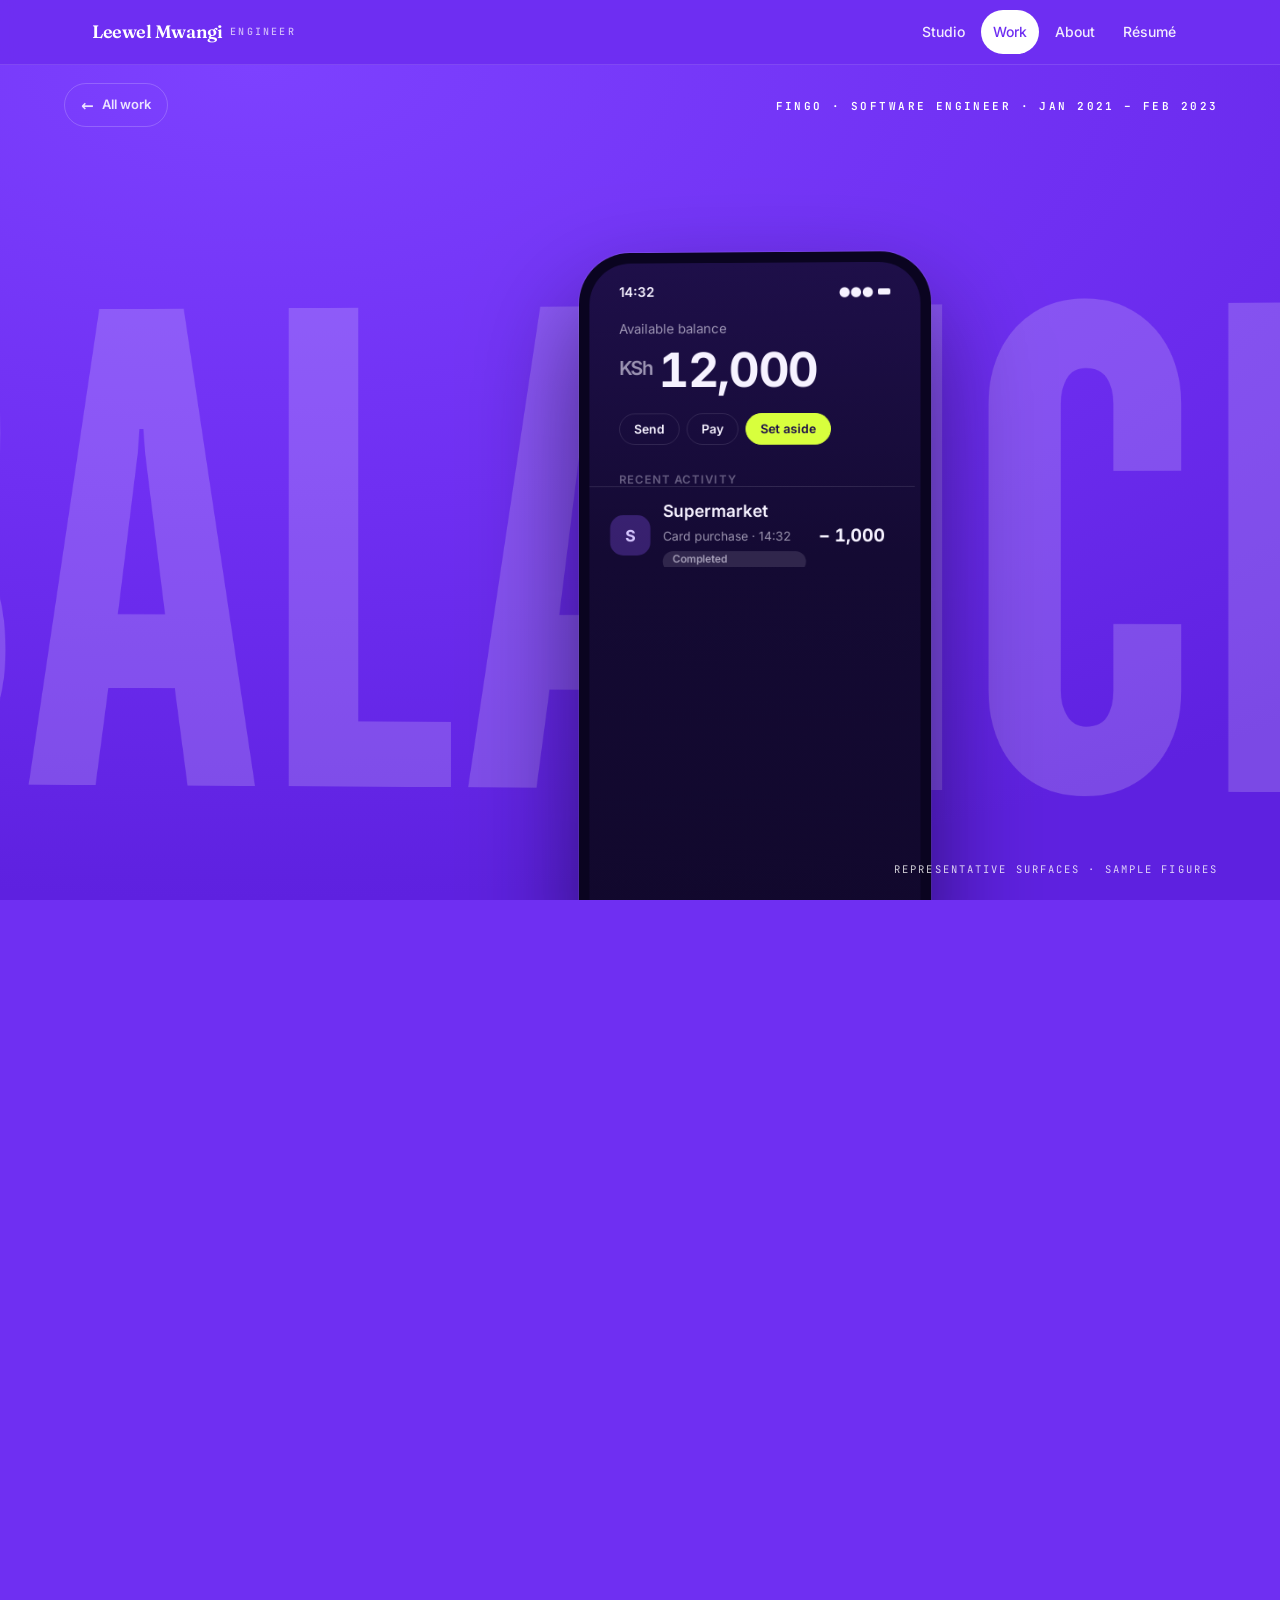
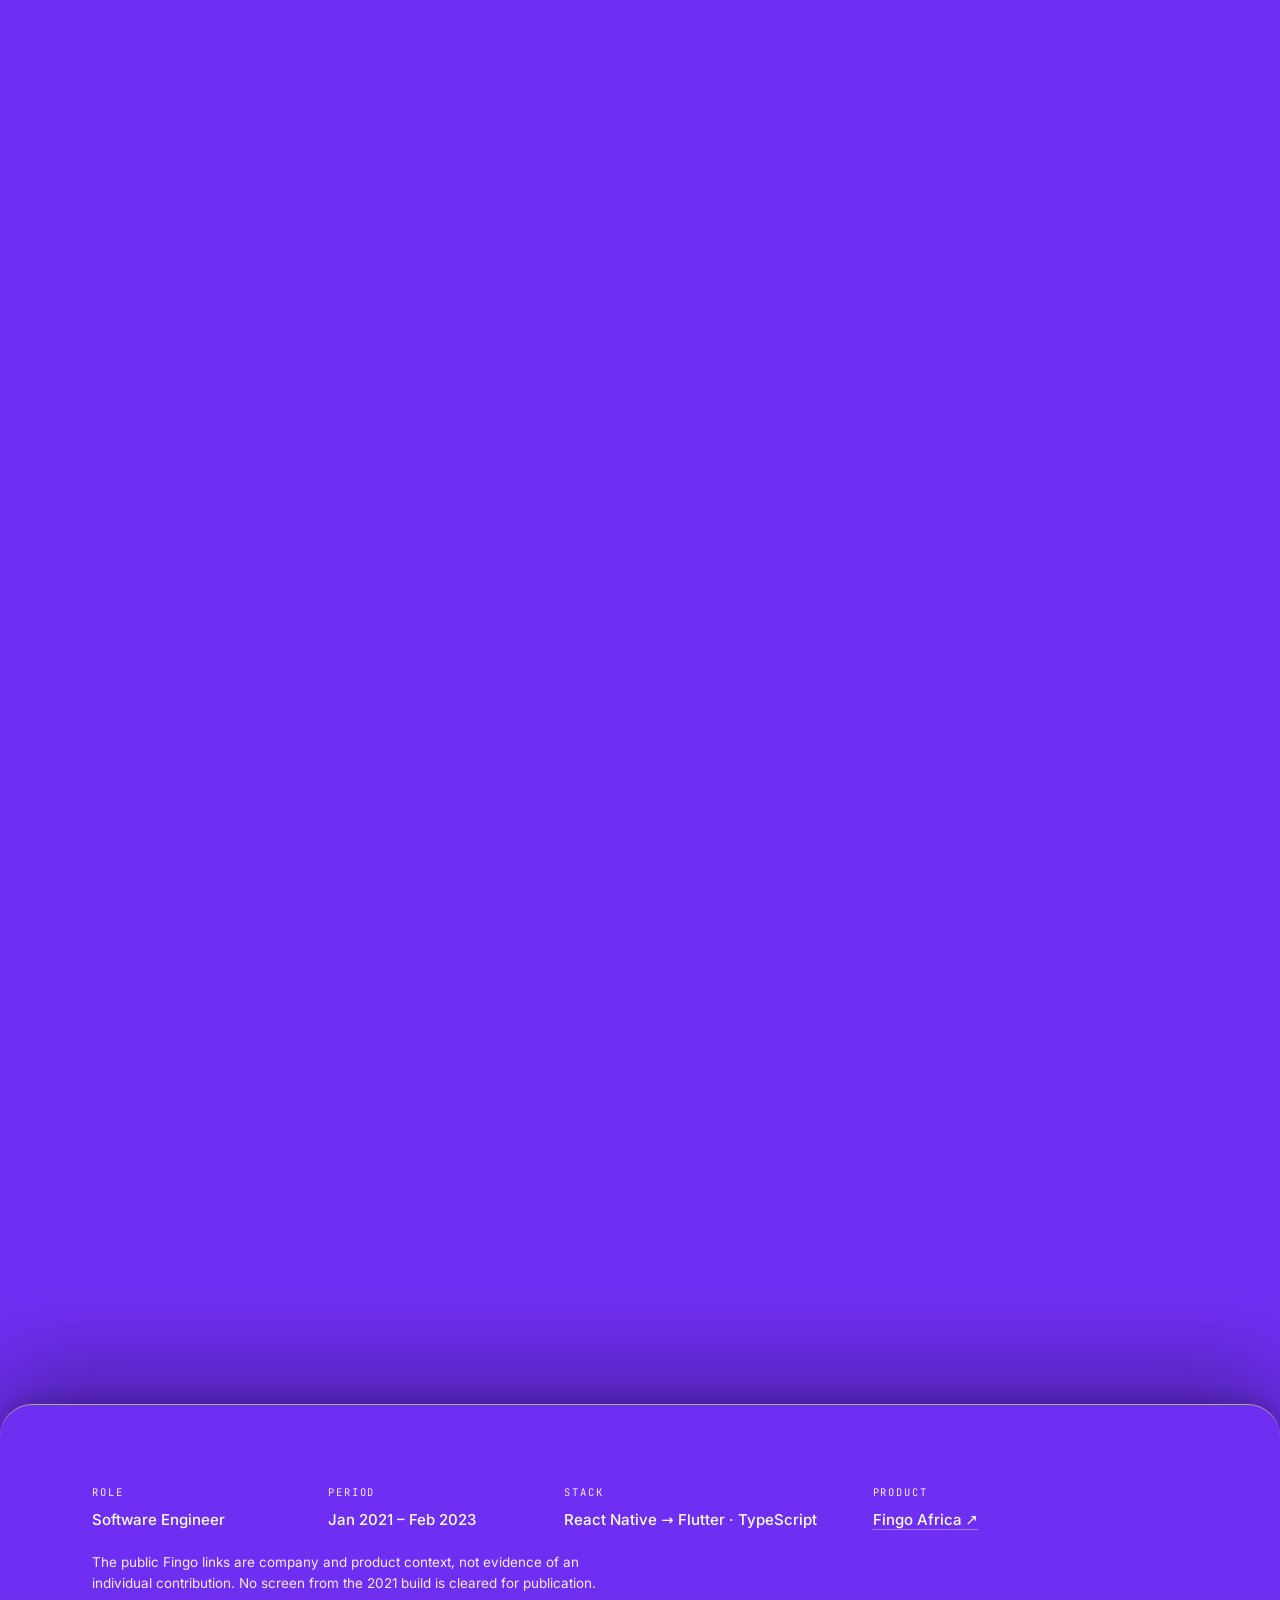
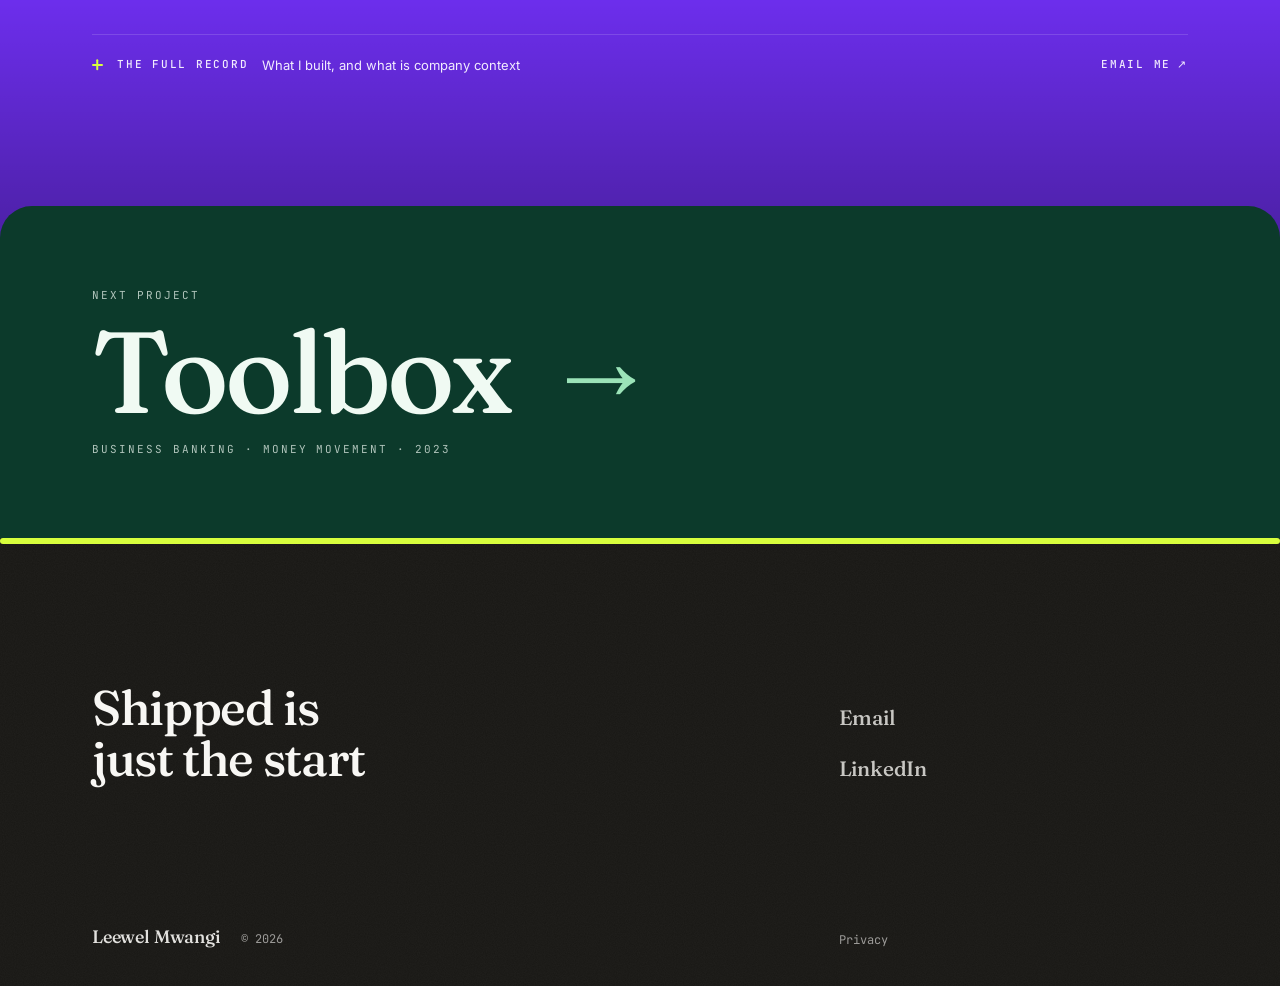
<file: work/fingo/index.html>
<!DOCTYPE html><html lang="en"><head><meta charSet="utf-8"/><meta name="viewport" content="width=device-width, initial-scale=1"/><link rel="preload" as="image" href="/work/fingo/mombasa-kites.jpg"/><link rel="preload" as="image" href="/work/fingo/mombasa-kites-quiet.jpg"/><link rel="preload" as="image" href="/work/fingo/tuition-quiet.jpg"/><link rel="preload" as="image" href="/work/fingo/tuition.jpg"/><link rel="preload" as="image" href="/work/fingo/first-car-quiet.jpg"/><link rel="preload" as="image" href="/work/fingo/first-car.jpg"/><link rel="stylesheet" href="/_next/static/css/dda6ed43df173816.css" data-precedence="next"/><link rel="stylesheet" href="/_next/static/css/31bce136018fc36a.css" data-precedence="next"/><link rel="stylesheet" href="/_next/static/css/b18c43d97103b0ef.css" data-precedence="next"/><link rel="stylesheet" href="/_next/static/css/24539f4addccb46e.css" data-precedence="next"/><link rel="stylesheet" href="/_next/static/css/61da9e2c5ded161c.css" data-precedence="next"/><link rel="stylesheet" href="/_next/static/css/77312ead7b3ea104.css" data-precedence="next"/><link rel="stylesheet" href="/_next/static/css/c4691c928c4bac59.css" data-precedence="next"/><link rel="preload" as="script" fetchPriority="low" href="/_next/static/chunks/webpack-2099aaf30e9140ea.js"/><script src="/_next/static/chunks/fd9d1056-462349e6a029f87e.js" async=""></script><script src="/_next/static/chunks/2117-c3ad4d7d2342abe8.js" async=""></script><script src="/_next/static/chunks/main-app-011ec1527de2dac9.js" async=""></script><script src="/_next/static/chunks/2972-194d198fec74020e.js" async=""></script><script src="/_next/static/chunks/5726-321fecac9c1182ab.js" async=""></script><script src="/_next/static/chunks/215-0a4afc60eec959ce.js" async=""></script><script src="/_next/static/chunks/6240-56ded23cb5dfcbb0.js" async=""></script><script src="/_next/static/chunks/2225-bf3eab88cabf53c5.js" async=""></script><script src="/_next/static/chunks/592-7f3bfb9130a3bf20.js" async=""></script><script src="/_next/static/chunks/787-8568f65dedabfa6e.js" async=""></script><script src="/_next/static/chunks/9722-2aca74b6327bba99.js" async=""></script><script src="/_next/static/chunks/8102-3cd572a08eb81100.js" async=""></script><script src="/_next/static/chunks/app/(en)/work/%5Bslug%5D/page-48322d4c2c2264c6.js" async=""></script><script src="/_next/static/chunks/8281-7dc2cb63730da8fa.js" async=""></script><script src="/_next/static/chunks/9128-c7b6d7492a2e07e2.js" async=""></script><script src="/_next/static/chunks/6845-509de89170e55fdf.js" async=""></script><script src="/_next/static/chunks/4430-9ac88a2e98d08e55.js" async=""></script><script src="/_next/static/chunks/app/(en)/layout-405a98cb6a3655e0.js" async=""></script><script src="/_next/static/chunks/app/(en)/template-c9d6f056e0727e8b.js" async=""></script><meta name="theme-color" content="#6f2ff2"/><title>Fingo — early software engineering on a neobank · Leewel Mwangi</title><meta name="description" content="A Y Combinator S21 neobank&#x27;s mobile app — React Native first, then Flutter before launch — where I built savings pots, transaction reversals, in-app notifications, an embedded support chat, and profile and security flows."/><meta property="og:title" content="Leewel Mwangi — Senior Software Engineer | Full-Stack Product Engineer"/><meta property="og:description" content="Seven years of production engineering across fintech, telecom, public-service platforms and real-time communication, in Nairobi."/><meta property="og:type" content="website"/><meta name="twitter:card" content="summary"/><meta name="twitter:title" content="Leewel Mwangi — Senior Software Engineer | Full-Stack Product Engineer"/><meta name="twitter:description" content="Seven years of production engineering across fintech, telecom, public-service platforms and real-time communication, in Nairobi."/><link rel="icon" href="/favicon.ico"/><script src="/_next/static/chunks/polyfills-42372ed130431b0a.js" noModule=""></script></head><body class="font-sans antialiased"><style data-project-themes="">:root:has([data-project-page][data-project-theme="chatsasa"]){color-scheme:dark;--paper:11 22 48;--surface:22 33 58;--raised:31 41 66;--ink:233 238 247;--muted:144 152 167;--faint:109 117 136;--line:51 61 84;--accent:79 131 255;--accent-soft:22 39 81;--accent-ink:79 131 255;--accent-2:79 131 255;--ink-paper:11 22 48;--ink-accent:79 131 255;--residue:79 131 255}
:root:has([data-project-page][data-project-theme="telecom"]){color-scheme:dark;--paper:36 22 48;--surface:46 33 58;--raised:55 41 66;--ink:243 238 252;--muted:160 152 170;--faint:129 119 140;--line:73 61 85;--accent:169 125 255;--accent-soft:57 38 81;--accent-ink:169 125 255;--accent-2:255 94 58;--ink-paper:36 22 48;--ink-accent:169 125 255;--residue:169 125 255}
:root:has([data-project-page][data-project-theme="publicServices"]){color-scheme:light;--paper:230 218 184;--surface:241 235 216;--raised:250 247 239;--ink:22 38 28;--muted:91 97 79;--faint:120 123 101;--line:188 182 153;--accent:14 92 51;--accent-soft:195 198 163;--accent-ink:14 92 51;--accent-2:212 163 38;--ink-paper:230 218 184;--ink-accent:14 92 51;--residue:14 92 51}
:root:has([data-project-page][data-project-theme="cards"]){color-scheme:dark;--paper:12 58 43;--surface:23 68 53;--raised:33 75 61;--ink:240 250 243;--muted:160 183 173;--faint:124 152 141;--line:53 93 79;--accent:155 227 184;--accent-soft:35 85 66;--accent-ink:155 227 184;--accent-2:155 227 184;--ink-paper:12 58 43;--ink-accent:155 227 184;--residue:155 227 184}
:root:has([data-project-page][data-project-theme="fingo"]){color-scheme:dark;--paper:111 47 242;--surface:118 57 243;--raised:124 66 243;--ink:255 255 255;--muted:242 236 254;--faint:209 188 251;--line:137 84 244;--accent:216 255 61;--accent-soft:128 80 213;--accent-ink:216 255 61;--accent-2:22 10 44;--ink-paper:111 47 242;--ink-accent:216 255 61;--residue:216 255 61}
:root:has([data-project-residue="chatsasa"]){--residue:79 131 255}
:root:has([data-project-residue="telecom"]){--residue:169 125 255}
:root:has([data-project-residue="publicServices"]){--residue:14 92 51}
:root:has([data-project-residue="cards"]){--residue:155 227 184}
:root:has([data-project-residue="fingo"]){--residue:216 255 61}</style><a href="#main" class="sr-only focus:not-sr-only focus:fixed focus:left-4 focus:top-4 focus:z-[100] focus:rounded-full focus:bg-ink focus:px-4 focus:py-2 focus:text-paper">Skip to content</a><header data-site-chrome="true" class="sticky top-0 z-40 border-b border-line/70 bg-paper/80 backdrop-blur-md"><nav class="container-content flex h-16 items-center justify-between gap-2"><a class="group flex min-h-[44px] shrink-0 items-center gap-2 whitespace-nowrap font-display text-[15.5px] font-semibold tracking-tight focus-visible:outline focus-visible:outline-2 focus-visible:outline-offset-2 focus-visible:outline-accent xs:text-[17px] sm:text-lg" href="/"><span>Leewel<span class="max-[399px]:sr-only"> Mwangi</span></span> <span class="hidden font-mono text-[10px] font-medium uppercase tracking-eyebrow text-faint sm:inline">Engineer</span><span class="sr-only">, <!-- -->Home</span></a><div class="-mr-2 flex min-w-0 items-center gap-0.5 overflow-x-auto [-ms-overflow-style:none] [scrollbar-width:none] sm:mr-0 sm:gap-1 [&amp;::-webkit-scrollbar]:hidden"><a class="inline-flex min-h-[44px] items-center shrink-0 whitespace-nowrap rounded-full px-2 py-1.5 text-[13px] max-[399px]:px-1.5 font-medium transition-colors focus-visible:outline focus-visible:outline-2 focus-visible:outline-offset-2 focus-visible:outline-accent sm:px-3 sm:text-sm text-muted hover:text-ink" href="/?path=studio">Studio</a><a aria-current="page" class="inline-flex min-h-[44px] items-center shrink-0 whitespace-nowrap rounded-full px-2 py-1.5 text-[13px] max-[399px]:px-1.5 font-medium transition-colors focus-visible:outline focus-visible:outline-2 focus-visible:outline-offset-2 focus-visible:outline-accent sm:px-3 sm:text-sm bg-ink text-paper" href="/work/">Work</a><a class="inline-flex min-h-[44px] items-center shrink-0 whitespace-nowrap rounded-full px-2 py-1.5 text-[13px] max-[399px]:px-1.5 font-medium transition-colors focus-visible:outline focus-visible:outline-2 focus-visible:outline-offset-2 focus-visible:outline-accent sm:px-3 sm:text-sm text-muted hover:text-ink" href="/about/">About</a><a class="inline-flex min-h-[44px] items-center shrink-0 whitespace-nowrap rounded-full px-2 py-1.5 text-[13px] max-[399px]:px-1.5 font-medium transition-colors focus-visible:outline focus-visible:outline-2 focus-visible:outline-offset-2 focus-visible:outline-accent sm:px-3 sm:text-sm text-muted hover:text-ink" href="/resume/">Résumé</a></div></nav></header><main id="main"><article data-project-page="" data-project-theme="fingo" data-project="fingo" data-project-route="fingo" data-project-layout="bleed" class="relative"><div data-case-back="true" data-variant="inline" class="container-content pointer-events-none absolute inset-x-0 top-5 z-30 print:hidden md:top-7"><a data-cursor="back" class="group pointer-events-auto inline-flex min-h-[44px] items-center gap-2 rounded-full border border-ink/20 px-4 text-[13px] font-semibold text-ink/85 transition-colors duration-200 hover:border-ink/45 hover:text-ink focus-visible:outline focus-visible:outline-2 focus-visible:outline-offset-2 focus-visible:outline-accent motion-reduce:transition-none" href="/work/"><span aria-hidden="true" class="text-[15px] leading-none transition-transform duration-200 group-hover:-translate-x-0.5 motion-reduce:transition-none">←</span>All work</a></div><style data-project-registers="fingo">[data-project-page][data-project-theme="fingo"] [data-register="base"]{color-scheme:dark;--paper:111 47 242;--surface:118 57 243;--raised:124 66 243;--ink:255 255 255;--muted:242 236 254;--faint:209 188 251;--line:137 84 244;--accent:216 255 61;--accent-soft:128 80 213;--accent-ink:216 255 61;--accent-2:22 10 44;--ink-paper:111 47 242;--ink-accent:216 255 61;background-color:rgb(var(--paper));color:rgb(var(--ink))}
[data-project-page][data-project-theme="fingo"] [data-register="deep"]{color-scheme:dark;--paper:36 15 77;--surface:47 27 86;--raised:56 37 93;--ink:255 255 255;--muted:167 159 184;--faint:130 118 154;--line:75 58 109;--accent:216 255 61;--accent-soft:65 53 74;--accent-ink:216 255 61;--accent-2:22 10 44;--ink-paper:36 15 77;--ink-accent:216 255 61;background-color:rgb(var(--paper));color:rgb(var(--ink))}
:root:has([data-project-page][data-project-theme="fingo"][data-chrome="deep"]){color-scheme:dark;--paper:36 15 77;--surface:47 27 86;--raised:56 37 93;--ink:255 255 255;--muted:167 159 184;--faint:130 118 154;--line:75 58 109;--accent:216 255 61;--accent-soft:65 53 74;--accent-ink:216 255 61;--accent-2:22 10 44;--ink-paper:36 15 77;--ink-accent:216 255 61}
[data-project-page][data-project-theme="fingo"] [data-register="surface"]{color-scheme:light;--paper:255 255 255;--surface:255 255 255;--raised:255 255 255;--ink:36 15 77;--muted:124 111 148;--faint:150 140 170;--line:211 207 219;--accent:111 47 242;--accent-soft:232 222 253;--accent-ink:111 47 242;--accent-2:22 10 44;--ink-paper:255 255 255;--ink-accent:111 47 242;background-color:rgb(var(--paper));color:rgb(var(--ink))}
:root:has([data-project-page][data-project-theme="fingo"][data-chrome="surface"]){color-scheme:light;--paper:255 255 255;--surface:255 255 255;--raised:255 255 255;--ink:36 15 77;--muted:124 111 148;--faint:150 140 170;--line:211 207 219;--accent:111 47 242;--accent-soft:232 222 253;--accent-ink:111 47 242;--accent-2:22 10 44;--ink-paper:255 255 255;--ink-accent:111 47 242}
[data-project-page][data-project-theme="fingo"] [data-register="signal"]{color-scheme:light;--paper:216 255 61;--surface:234 255 148;--raised:246 255 212;--ink:36 15 77;--muted:106 109 71;--faint:130 140 69;--line:180 207 64;--accent:111 47 242;--accent-soft:199 222 90;--accent-ink:111 47 242;--accent-2:22 10 44;--ink-paper:216 255 61;--ink-accent:111 47 242;background-color:rgb(var(--paper));color:rgb(var(--ink))}
:root:has([data-project-page][data-project-theme="fingo"][data-chrome="signal"]){color-scheme:light;--paper:216 255 61;--surface:234 255 148;--raised:246 255 212;--ink:36 15 77;--muted:106 109 71;--faint:130 140 69;--line:180 207 64;--accent:111 47 242;--accent-soft:199 222 90;--accent-ink:111 47 242;--accent-2:22 10 44;--ink-paper:216 255 61;--ink-accent:111 47 242}
@media (prefers-reduced-motion: no-preference){:root:has([data-project-page][data-project-theme="fingo"]) header[data-site-chrome]{transition:background-color .32s ease,border-color .32s ease}:root:has([data-project-page][data-project-theme="fingo"]) header[data-site-chrome] a{transition:background-color .32s ease,color .16s ease,border-color .32s ease}}</style><div class="fingoWorld_case__Gksy9" data-fingo-case="" data-stations="0,1,2,3,4,5,6,7,8,9,10,10.5" data-spans="0.8,0.9,1,0.9,1.2,1.1,1.3,1.7,1,1.4,0.5,0"><script>(function(){try{if(!/[?&]world=off(?:&|$)/.test(location.search))document.documentElement.setAttribute('data-fingo-js','')}catch(e){}})()</script><section class="fingoWorld_world__texTh" data-world="" aria-hidden="true"><div class="fingoWorld_frame__ZCFuI" data-frame=""><i class="fingoWorld_band__QJDFS" data-band="0"></i><i class="fingoWorld_band__QJDFS fingoWorld_mid__SNcvA" data-band="1"><i class="fingoWorld_spark__mRcEq" data-spark=""></i></i><i class="fingoWorld_band__QJDFS" data-band="2"></i><div class="fingoWorld_stage__P4enM" data-stage="" role="img" aria-label="Representative banking surfaces with sample figures: a phone showing an available balance of 12,000 and one card purchase of 1,000, the same purchase shown as the customer’s activity, and the same purchase in a statement with a running balance. The purchase is reversed and every surface shows the same state; then 2,000 is set aside into each of three savings goals in turn — a trip to Mombasa (6,000 to 8,000 of 20,000), tuition (7,000 to 9,000 of 30,000) and a first car (48,000 to 50,000 of 200,000) — leaving 10,000, then 8,000, then 6,000 available. The word Balance is lit in proportion to what remains available. Then a notification, a support chat and a lock screen on the phone."><div class="fingoWorld_desk__U7o_M" data-desk=""><div class="fingoWorld_word__5PEKl fingoWorld_w0__MXPpI" data-word="">BALANCE</div><div class="fingoWorld_word__5PEKl fingoWorld_under__lRLFI" data-under="0">ACTIVITY</div><div class="fingoWorld_word__5PEKl fingoWorld_under__lRLFI" data-under="1">HISTORY</div><div class="fingoWorld_surf___V5Ha" data-surf="hist"><div class="fingoWorld_lift__jQv6v fingoWorld_panel__4tizS fingoWorld_hist__SR4jN" data-lift=""><b class="fingoWorld_name__L8tQq">HISTORY</b><h3>Statement<small>Today</small></h3><table><thead><tr><th>Time</th><th>Description</th><th>Amount</th><th>Balance</th></tr></thead><tbody><tr><td><i class="fingoWorld_tab__Fy3lt"></i></td><td>Balance brought forward</td><td class="fingoWorld_num__i9pis"></td><td class="fingoWorld_num__i9pis">12,000</td></tr><tr class="fingoWorld_key__qibiT" data-hkey-row=""><td><i class="fingoWorld_tab__Fy3lt" data-tab=""></i>14:32</td><td>Supermarket<span>Card purchase</span> <em class="fingoWorld_chip__E7i2D" data-chip="" data-reversed="Reversed">Completed</em></td><td class="fingoWorld_num__i9pis" data-amt="">− <!-- -->1,000</td><td class="fingoWorld_num__i9pis"><span data-roll="hkey">11,000</span></td></tr><tr class="fingoWorld_grow__ip9_c fingoWorld_save__3sAya" data-save="hist"><td><i class="fingoWorld_tab__Fy3lt"></i>14:40</td><td>Trip to Mombasa<span>To savings</span></td><td class="fingoWorld_num__i9pis">− <!-- -->2,000</td><td class="fingoWorld_num__i9pis">10,000</td></tr></tbody></table><div class="fingoWorld_foot__fmOvP"><span>Balance</span><b class="fingoWorld_num__i9pis"><span class="fingoWorld_cur__pTtYI">KSh</span> <span data-roll="hbal">12,000</span></b></div><i class="fingoWorld_mask__NTjYd" data-mask=""></i></div></div><div class="fingoWorld_surf___V5Ha" data-surf="act"><div class="fingoWorld_lift__jQv6v fingoWorld_panel__4tizS fingoWorld_act__kQDt6" data-lift=""><b class="fingoWorld_name__L8tQq">ACTIVITY</b><h3>Activity<small>Today</small></h3><div class="fingoWorld_grow__ip9_c fingoWorld_save__3sAya" data-grow="act-save"><div class="fingoWorld_row__A5NXS" data-row="act-save"><i class="fingoWorld_tab__Fy3lt" data-tab=""></i><span class="fingoWorld_ico__Qc0Xi">M</span><div class="fingoWorld_t__ci39A"><b>Trip to Mombasa</b><span>To savings · 14:40</span></div><div class="fingoWorld_a__u5GtJ fingoWorld_num__i9pis" data-amt="">− 2,000</div></div></div><div class="fingoWorld_row__A5NXS fingoWorld_key__qibiT" data-row="act-key"><i class="fingoWorld_tab__Fy3lt" data-tab=""></i><span class="fingoWorld_ico__Qc0Xi">S</span><div class="fingoWorld_t__ci39A"><b>Supermarket</b><span>Card purchase · 14:32</span><span class="fingoWorld_chip__E7i2D" data-chip="" data-reversed="Reversed">Completed</span></div><div class="fingoWorld_a__u5GtJ fingoWorld_num__i9pis" data-amt="">− KSh 1,000</div></div><i class="fingoWorld_mask__NTjYd" data-mask=""></i></div></div><div class="fingoWorld_surf___V5Ha" data-surf="g0"><div class="fingoWorld_lift__jQv6v fingoWorld_panel__4tizS fingoWorld_goal__ZYAXG fingoWorld_big___7SYE" data-lift=""><div class="fingoWorld_pic__PjzQW"><img src="/work/fingo/mombasa-kites.jpg" alt="" draggable="false" loading="eager" decoding="async" data-pic="0"/><i class="fingoWorld_line__AO30j" data-line=""><b data-pct="" data-saved="{pct}% saved">30% saved</b></i></div><div class="fingoWorld_scrim__D887R"></div><div class="fingoWorld_body__Ccjsr" data-body=""><small>Savings goal</small><b>Trip to Mombasa</b><div class="fingoWorld_of__dpevK">KSh<!-- --> <em class="fingoWorld_num__i9pis" data-roll="goal">6,000</em><span>of 20,000</span></div></div></div></div><div class="fingoWorld_surf___V5Ha" data-surf="phone"><div class="fingoWorld_lift__jQv6v fingoWorld_phone__FeOWp" data-lift="" data-entrance-evidence=""><div class="fingoWorld_scr__Kxz6j" data-scr=""><div class="fingoWorld_status__UIEwE"><span>14:32</span><span>●●●<i></i></span></div><div class="fingoWorld_head__lZ3vA" data-head=""><small>Available balance</small><div class="fingoWorld_bal__SRKIg" data-bal-face=""><b>KSh</b><span class="fingoWorld_num__i9pis" data-roll="bal">12,000</span></div></div><div class="fingoWorld_pills___SWQB" data-pills=""><span>Send</span><span>Pay</span><span class="fingoWorld_on__eJ0__">Set aside</span></div><div class="fingoWorld_grow__ip9_c fingoWorld_acts__Qbvm8" data-grow="acts"><h4>Recent activity</h4></div><div class="fingoWorld_grow__ip9_c fingoWorld_save__3sAya" data-grow="phone-save-car"><div class="fingoWorld_row__A5NXS" data-row="phone-save-car"><i class="fingoWorld_tab__Fy3lt" data-tab=""></i><span class="fingoWorld_ico__Qc0Xi">C</span><div class="fingoWorld_t__ci39A"><b>First car</b><span>To savings · 14:40</span></div><div class="fingoWorld_a__u5GtJ fingoWorld_num__i9pis" data-amt="">− 2,000</div></div></div><div class="fingoWorld_grow__ip9_c fingoWorld_save__3sAya" data-grow="phone-save-tuition"><div class="fingoWorld_row__A5NXS" data-row="phone-save-tuition"><i class="fingoWorld_tab__Fy3lt" data-tab=""></i><span class="fingoWorld_ico__Qc0Xi">T</span><div class="fingoWorld_t__ci39A"><b>Tuition</b><span>To savings · 14:40</span></div><div class="fingoWorld_a__u5GtJ fingoWorld_num__i9pis" data-amt="">− 2,000</div></div></div><div class="fingoWorld_grow__ip9_c fingoWorld_save__3sAya" data-grow="phone-save"><div class="fingoWorld_row__A5NXS" data-row="phone-save"><i class="fingoWorld_tab__Fy3lt" data-tab=""></i><span class="fingoWorld_ico__Qc0Xi">M</span><div class="fingoWorld_t__ci39A"><b>Trip to Mombasa</b><span>To savings · 14:40</span></div><div class="fingoWorld_a__u5GtJ fingoWorld_num__i9pis" data-amt="">− 2,000</div></div></div><div class="fingoWorld_grow__ip9_c" data-grow="phone-key"><div class="fingoWorld_row__A5NXS fingoWorld_key__qibiT" data-row="phone-key"><i class="fingoWorld_tab__Fy3lt" data-tab=""></i><span class="fingoWorld_ico__Qc0Xi">S</span><div class="fingoWorld_t__ci39A"><b>Supermarket</b><span>Card purchase · 14:32</span><span class="fingoWorld_chip__E7i2D" data-chip="" data-reversed="Reversed">Completed</span></div><div class="fingoWorld_a__u5GtJ fingoWorld_num__i9pis" data-amt="">− 1,000</div></div></div><div class="fingoWorld_notice__Xs4Va" data-notice="0"><i class="fingoWorld_dot__TzdeV"></i><div><b>Set aside</b><span class="fingoWorld_noticeLine__rL7mi"><span data-one="">KSh 2,000 to Trip to Mombasa</span></span></div></div><div class="fingoWorld_notice__Xs4Va" data-notice="1"><i class="fingoWorld_dot__TzdeV"></i><div><b>Set aside</b><span class="fingoWorld_noticeLine__rL7mi"><span data-one="">KSh 2,000 to Tuition</span></span></div></div><div class="fingoWorld_notice__Xs4Va" data-notice="2"><i class="fingoWorld_dot__TzdeV"></i><div><b>Set aside</b><span class="fingoWorld_noticeLine__rL7mi"><span data-one="">KSh 2,000 to First car</span><span data-sum="">KSh 6,000 in all, to 3 goals</span></span></div></div><button type="button" class="fingoWorld_launch__WKw4d" data-launch="" tabindex="-1" aria-hidden="true"><i></i></button><div class="fingoWorld_sheet__uphRO" data-sheet=""><div class="fingoWorld_grab__wIyM4"></div><b>Support</b><div class="fingoWorld_msg__AGFXJ fingoWorld_them__RlJVv">Hi — how can we help today?</div><div class="fingoWorld_msg__AGFXJ fingoWorld_me__B_eM4">I have a question about a card payment.</div><div class="fingoWorld_msg__AGFXJ fingoWorld_them__RlJVv">Happy to help. Which payment is it?</div><div class="fingoWorld_field__ICQHi">Write a message…</div></div><div class="fingoWorld_lock__Hm2oe" data-lock=""><svg viewBox="0 0 100 100" aria-hidden="true" focusable="false" data-lock-svg=""><circle class="fingoWorld_ring0__fLB_d" cx="50" cy="50" r="44"></circle><circle class="fingoWorld_ring1__kSTBj" cx="50" cy="50" r="44" pathLength="100" data-ring=""></circle><path class="fingoWorld_fp__mTfx7" d="M50 30c-11 0-20 9-20 20v6M50 38c-7 0-12 5-12 12v12M50 46c-2 0-4 2-4 4v18M58 50c0-4-3-8-8-8M62 60V50c0-7-5-12-12-12M70 56v-6c0-11-9-20-20-20"></path></svg><div class="fingoWorld_pins__eY_mg" data-pins=""><i></i><i></i><i></i><i></i></div><small>Unlock with fingerprint or PIN</small></div><i class="fingoWorld_mask__NTjYd" data-mask=""></i></div></div></div><div class="fingoWorld_bigfig__RLjdc" data-bigfig=""><b>KSh</b><span class="fingoWorld_num__i9pis" data-roll="big">11,000</span></div></div></div><div class="fingoWorld_vault__cataX" data-vault=""><div class="fingoWorld_floor__vf8jB" data-floor=""><div class="fingoWorld_pot__bAgL9" data-pot="0"><i class="fingoWorld_pfield__bnINq" data-field=""></i><i class="fingoWorld_wash__UHPaF" data-wash=""></i><img class="fingoWorld_pq__P4aWd" src="/work/fingo/mombasa-kites-quiet.jpg" alt="" draggable="false" decoding="async" data-pq=""/><img class="fingoWorld_pc__yXhrl" src="/work/fingo/mombasa-kites.jpg" alt="" draggable="false" decoding="async" data-pc=""/><img class="fingoWorld_pq__P4aWd fingoWorld_more__QRqIr" src="/work/fingo/mombasa-quiet.jpg" alt="" draggable="false" loading="lazy" decoding="async" data-more-q=""/><img class="fingoWorld_pc__yXhrl fingoWorld_more__QRqIr" src="/work/fingo/mombasa.jpg" alt="" draggable="false" loading="lazy" decoding="async" data-more-c=""/><img class="fingoWorld_pq__P4aWd fingoWorld_more__QRqIr" src="/work/fingo/mombasa-boat-quiet.jpg" alt="" draggable="false" loading="lazy" decoding="async" data-more-q=""/><img class="fingoWorld_pc__yXhrl fingoWorld_more__QRqIr" src="/work/fingo/mombasa-boat.jpg" alt="" draggable="false" loading="lazy" decoding="async" data-more-c=""/><i class="fingoWorld_gain__not5y" data-gain=""></i><i class="fingoWorld_shade___UIdZ" data-shade=""></i><span class="fingoWorld_label__SgWyC fingoWorld_tag__nDFid" data-tag="">Trip to Mombasa</span><div class="fingoWorld_phead__e5_CL" data-phead=""><small class="fingoWorld_label__SgWyC">Savings goal</small><b>Trip to Mombasa</b></div><div class="fingoWorld_lv__ynPkd" data-lv=""><i class="fingoWorld_rule__jNTfA"></i><p class="fingoWorld_pof__HpgPq"><span>KSh</span> <em class="fingoWorld_num__i9pis" data-roll="pot">6,000</em> <span>of 20,000</span></p><b class="fingoWorld_label__SgWyC fingoWorld_share__gUAq9" data-share=""><span data-roll="pct">30</span>% saved</b></div></div><div class="fingoWorld_pot__bAgL9" data-pot="1"><i class="fingoWorld_pfield__bnINq" data-field=""></i><i class="fingoWorld_wash__UHPaF" data-wash=""></i><img class="fingoWorld_pq__P4aWd" src="/work/fingo/tuition-quiet.jpg" alt="" draggable="false" decoding="async" data-pq=""/><img class="fingoWorld_pc__yXhrl" src="/work/fingo/tuition.jpg" alt="" draggable="false" decoding="async" data-pc=""/><i class="fingoWorld_gain__not5y" data-gain=""></i><i class="fingoWorld_shade___UIdZ" data-shade=""></i><span class="fingoWorld_label__SgWyC fingoWorld_tag__nDFid" data-tag="">Tuition</span><div class="fingoWorld_phead__e5_CL" data-phead=""><small class="fingoWorld_label__SgWyC">Savings goal</small><b>Tuition</b></div><div class="fingoWorld_lv__ynPkd" data-lv=""><i class="fingoWorld_rule__jNTfA"></i><p class="fingoWorld_pof__HpgPq"><span>KSh</span> <em class="fingoWorld_num__i9pis" data-roll="pot1">7,000</em> <span>of 30,000</span></p><b class="fingoWorld_label__SgWyC fingoWorld_share__gUAq9" data-share=""><span data-roll="pct1">23</span>% saved</b></div></div><div class="fingoWorld_pot__bAgL9" data-pot="2"><i class="fingoWorld_pfield__bnINq" data-field=""></i><i class="fingoWorld_wash__UHPaF" data-wash=""></i><img class="fingoWorld_pq__P4aWd" src="/work/fingo/first-car-quiet.jpg" alt="" draggable="false" decoding="async" data-pq=""/><img class="fingoWorld_pc__yXhrl" src="/work/fingo/first-car.jpg" alt="" draggable="false" decoding="async" data-pc=""/><i class="fingoWorld_gain__not5y" data-gain=""></i><i class="fingoWorld_shade___UIdZ" data-shade=""></i><span class="fingoWorld_label__SgWyC fingoWorld_tag__nDFid" data-tag="">First car</span><div class="fingoWorld_phead__e5_CL" data-phead=""><small class="fingoWorld_label__SgWyC">Savings goal</small><b>First car</b></div><div class="fingoWorld_lv__ynPkd" data-lv=""><i class="fingoWorld_rule__jNTfA"></i><p class="fingoWorld_pof__HpgPq"><span>KSh</span> <em class="fingoWorld_num__i9pis" data-roll="pot2">48,000</em> <span>of 200,000</span></p><b class="fingoWorld_label__SgWyC fingoWorld_share__gUAq9" data-share=""><span data-roll="pct2">24</span>% saved</b></div></div><i class="fingoWorld_seam__TN_2r" data-seam=""></i><i class="fingoWorld_seam__TN_2r" data-seam=""></i></div><i class="fingoWorld_horizon__zqxPp" data-horizon=""></i><i class="fingoWorld_cross__LqP__" data-cross=""></i><div class="fingoWorld_unit__4N5Md" data-unit=""><div class="fingoWorld_vword__xWamv" data-vword="">BALANCE</div><div class="fingoWorld_vfig__IUVAp" data-vfig=""><small class="fingoWorld_label__SgWyC fingoWorld_avail__Rz_Hc" data-avail="">Available balance</small><b>KSh</b><span class="fingoWorld_num__i9pis" data-roll="vbal">12,000</span></div></div><div class="fingoWorld_vchip__fF5wJ" data-vchip="">KSh<!-- --> <!-- -->2,000</div></div><p class="fingoWorld_prose__2ugQj" data-prose="claim"><span style="--i:0">As one of several engineers at Fingo, I built flows where the <em class="fingoWorld_w__V7mXp" data-w="balance">balance</em> had to be believed.</span><small style="--i:1">Transaction reversals and savings pots, on a neobank’s mobile app.</small></p><p class="fingoWorld_prose__2ugQj" data-prose="one"><span style="--i:0">One reversal.</span><span style="--i:1">One story everywhere.</span></p><p class="fingoWorld_prose__2ugQj" data-prose="aside"><span style="--i:0">Savings pots —</span><span style="--i:1">the flows customers use to set money aside.</span></p><p class="fingoWorld_prose__2ugQj" data-prose="close"><span style="--i:0">That is the part I built, as one of several engineers on the mobile app.</span></p><div class="fingoWorld_beats__Qq_jR" data-beats=""><p class="fingoWorld_beat__fnaKT" data-beat="0"><b class="fingoWorld_label__SgWyC">In-app notifications</b><span>Notifications that appear in the app.</span></p><p class="fingoWorld_beat__fnaKT" data-beat="1"><b class="fingoWorld_label__SgWyC">Support chat</b><span>Embedded in the app, reachable from onboarding onward.</span></p><p class="fingoWorld_beat__fnaKT" data-beat="2"><b class="fingoWorld_label__SgWyC">Security forms</b><span>Profile and security forms that use biometrics and PIN.</span></p></div><div class="fingoWorld_also__N5_Zb" data-also=""><p class="fingoWorld_label__SgWyC">Also in the app</p><p class="fingoWorld_item__tDW31"><b>In-app notifications</b><span>Notifications that appear in the app.</span></p><p class="fingoWorld_item__tDW31"><b>Support chat</b><span>Embedded in the app, reachable from onboarding onward.</span></p><p class="fingoWorld_item__tDW31"><b>Security forms</b><span>Profile and security forms that use biometrics and PIN.</span></p></div><p class="fingoWorld_label__SgWyC fingoWorld_go__cZT8E" data-go="">Scroll<!-- --> ↓</p><p class="fingoWorld_eyebrow__QpPD0" data-eyebrow="">Fingo · Software Engineer · Jan 2021 – Feb 2023</p><p class="fingoWorld_register__SjyrJ" data-disclosure="">Representative surfaces · sample figures</p></div></section><div class="fingoWorld_document__MaG_r" data-document=""><header><p class="fingoWorld_docEyebrow__EHFcl">Fingo · Software Engineer · Jan 2021 – Feb 2023</p><h1 class="fingoWorld_docClaim__69USn">As one of several engineers at Fingo, I built flows where the balance had to be believed.</h1><p class="fingoWorld_docLede__Tw6sn">Transaction reversals and savings pots, on a neobank’s mobile app.</p></header><p class="fingoWorld_docFigures__7X2ic">Representative banking surfaces with sample figures: a phone showing an available balance of 12,000 and one card purchase of 1,000, the same purchase shown as the customer’s activity, and the same purchase in a statement with a running balance. The purchase is reversed and every surface shows the same state; then 2,000 is set aside into each of three savings goals in turn — a trip to Mombasa (6,000 to 8,000 of 20,000), tuition (7,000 to 9,000 of 30,000) and a first car (48,000 to 50,000 of 200,000) — leaving 10,000, then 8,000, then 6,000 available. The word Balance is lit in proportion to what remains available. Then a notification, a support chat and a lock screen on the phone.</p><p class="fingoWorld_docLine__9c6zG">One reversal. One story everywhere.</p><p class="fingoWorld_docLine__9c6zG">Savings pots — the flows customers use to set money aside.</p><p class="fingoWorld_docAlsoHead__ZXzTf" id=":Rl7rpt4va:">Also in the app</p><ul class="fingoWorld_docAlso__lJwYT" aria-labelledby=":Rl7rpt4va:"><li><b>In-app notifications</b><span>Notifications that appear in the app.</span></li><li><b>Support chat</b><span>Embedded in the app, reachable from onboarding onward.</span></li><li><b>Security forms</b><span>Profile and security forms that use biometrics and PIN.</span></li></ul><p class="fingoWorld_docLine__9c6zG">That is the part I built, as one of several engineers on the mobile app.</p><p class="fingoWorld_docRegister__6KzQB">Representative surfaces · sample figures</p></div><div class="fingoWorld_after__sgjvV" data-after=""><div class="projectEnding_ending__wSqyt projectEnding_release__Kj0HT" data-register="base" data-world-cover="" data-density="tight"><div class="projectEnding_releaseInner__GQYh4"><dl class="projectEnding_facts__gubtW"><div><dt>Role</dt><dd>Software Engineer</dd></div><div><dt>Period</dt><dd>Jan 2021 – Feb 2023</dd></div><div><dt>Stack</dt><dd>React Native → Flutter · TypeScript</dd></div><div><dt>Product</dt><dd><a href="https://www.fingo.africa/" class="projectEnding_factLink__bh0ln" target="_blank" rel="noopener noreferrer" data-cursor="open">Fingo Africa<span aria-hidden="true"> ↗</span><span class="sr-only"> <!-- -->(opens in a new tab)</span></a></dd></div></dl><p class="projectEnding_privacy__8fn2t">The public Fingo links are company and product context, not evidence of an individual contribution. No screen from the 2021 build is cleared for publication.</p><div class="projectEnding_depth__i9oHi"><div class="projectEnding_record___Z_zI" data-open="false"><button type="button" id="project-record-toggle" class="projectEnding_recordToggle__FPsDV" aria-expanded="false" aria-controls=":Repl7rpt4va:" data-cursor="explore"><span class="projectEnding_recordSign__aNXV9" aria-hidden="true"></span><span class="projectEnding_recordLabel__hyi30">The full record</span><span class="projectEnding_recordHint__8vH_I">What I built, and what is company context</span></button></div><p class="projectEnding_ways__BAyPW"><a href="mailto:leewelkarani@gmail.com?subject=Portfolio%20enquiry" class="projectEnding_way__f_1cl" data-cursor="open">Email me<span aria-hidden="true"> ↗</span></a></p></div></div><a class="projectEnding_next__Mjwy_" data-cursor="open" data-project="cards" data-project-theme="cards" data-project-next="" style="--n-ground:#0c3a2b;--n-ink:#f0faf3;--n-accent:#9be3b8" href="/work/cards/"><span class="projectEnding_nextLabel__KpNhs">Next project</span><span class="projectEnding_nextTitle__mIeI0">Toolbox<i aria-hidden="true">→</i></span><span class="projectEnding_nextLine__hRZ3b">Business banking · money movement · 2023</span></a></div></div></div></article></main><footer data-site-chrome="true" data-closing="true" class="SiteFooter_footer__aUaTs relative z-[4]"><div class="SiteFooter_field__5oJLe" data-register="house-dark"><span class="SiteFooter_grain__4ZVbu" aria-hidden="true"></span><span class="SiteFooter_point__iR7EN" data-continuing-point="" aria-hidden="true"></span><div class="SiteFooter_inner__23SNm container-content"><p class="SiteFooter_closing__SZSpd">Shipped is just the <span class="SiteFooter_last__a9MtR">start<span class="SiteFooter_stop__ehSUl" data-closing-stop=""><span class="SiteFooter_origin__tza6L" aria-hidden="true"></span>.</span></span></p><nav class="SiteFooter_contact__U2eQQ" aria-label="Contact"><ul class="SiteFooter_destinations__Xp1TN"><li><a href="mailto:leewelkarani@gmail.com?subject=Portfolio%20enquiry" class="SiteFooter_destination__ayheC" data-contact="email"><span class="SiteFooter_word__EVHhw" data-word="">Email</span><span class="SiteFooter_slot__i1JA1" data-slot="" aria-hidden="true"></span></a></li><li><a href="https://www.linkedin.com/in/leewelmwangi" target="_blank" rel="noopener noreferrer" class="SiteFooter_destination__ayheC" data-contact="linkedin"><span class="SiteFooter_word__EVHhw" data-word="">LinkedIn</span><span class="SiteFooter_slot__i1JA1" data-slot="" aria-hidden="true"></span></a></li></ul></nav><p class="SiteFooter_signature__ZsR8R"><span class="SiteFooter_name__1U2ET">Leewel Mwangi</span><span class="SiteFooter_year__Ht8Qt">© <!-- -->2026</span></p><p class="SiteFooter_quiet__xKCQO"><a class="SiteFooter_privacy__caNSS" href="/about/#privacy">Privacy</a></p></div></div></footer><div class="entrance_host__TCyYn" data-entrance-host="" aria-hidden="true"></div><script src="/_next/static/chunks/webpack-2099aaf30e9140ea.js" async=""></script><script>(self.__next_f=self.__next_f||[]).push([0]);self.__next_f.push([2,null])</script><script>self.__next_f.push([1,"1:HL[\"/_next/static/css/dda6ed43df173816.css\",\"style\"]\n2:HL[\"/_next/static/css/31bce136018fc36a.css\",\"style\"]\n3:HL[\"/_next/static/css/b18c43d97103b0ef.css\",\"style\"]\n4:HL[\"/_next/static/css/24539f4addccb46e.css\",\"style\"]\n5:HL[\"/_next/static/css/61da9e2c5ded161c.css\",\"style\"]\n6:HL[\"/_next/static/css/77312ead7b3ea104.css\",\"style\"]\n7:HL[\"/_next/static/css/c4691c928c4bac59.css\",\"style\"]\n"])</script><script>self.__next_f.push([1,"8:I[2846,[],\"\"]\na:I[9228,[\"2972\",\"static/chunks/2972-194d198fec74020e.js\",\"5726\",\"static/chunks/5726-321fecac9c1182ab.js\",\"215\",\"static/chunks/215-0a4afc60eec959ce.js\",\"6240\",\"static/chunks/6240-56ded23cb5dfcbb0.js\",\"2225\",\"static/chunks/2225-bf3eab88cabf53c5.js\",\"592\",\"static/chunks/592-7f3bfb9130a3bf20.js\",\"787\",\"static/chunks/787-8568f65dedabfa6e.js\",\"9722\",\"static/chunks/9722-2aca74b6327bba99.js\",\"8102\",\"static/chunks/8102-3cd572a08eb81100.js\",\"7797\",\"static/chunks/app/(en)/work/%5Bslug%5D/page-48322d4c2c2264c6.js\"],\"CaseBack\"]\nc:I[2230,[\"2972\",\"static/chunks/2972-194d198fec74020e.js\",\"5726\",\"static/chunks/5726-321fecac9c1182ab.js\",\"215\",\"static/chunks/215-0a4afc60eec959ce.js\",\"6240\",\"static/chunks/6240-56ded23cb5dfcbb0.js\",\"2225\",\"static/chunks/2225-bf3eab88cabf53c5.js\",\"592\",\"static/chunks/592-7f3bfb9130a3bf20.js\",\"787\",\"static/chunks/787-8568f65dedabfa6e.js\",\"9722\",\"static/chunks/9722-2aca74b6327bba99.js\",\"8102\",\"static/chunks/8102-3cd572a08eb81100.js\",\"7797\",\"static/chunks/app/(en)/work/%5Bslug%5D/page-48322d4c2c2264c6.js\"],\"FingoStage\"]\nd:I[1006,[\"2972\",\"static/chunks/2972-194d198fec74020e.js\",\"5726\",\"static/chunks/5726-321fecac9c1182ab.js\",\"215\",\"static/chunks/215-0a4afc60eec959ce.js\",\"6240\",\"static/chunks/6240-56ded23cb5dfcbb0.js\",\"2225\",\"static/chunks/2225-bf3eab88cabf53c5.js\",\"592\",\"static/chunks/592-7f3bfb9130a3bf20.js\",\"787\",\"static/chunks/787-8568f65dedabfa6e.js\",\"9722\",\"static/chunks/9722-2aca74b6327bba99.js\",\"8102\",\"static/chunks/8102-3cd572a08eb81100.js\",\"7797\",\"static/chunks/app/(en)/work/%5Bslug%5D/page-48322d4c2c2264c6.js\"],\"TrackedAnchor\"]\ne:I[3018,[\"2972\",\"static/chunks/2972-194d198fec74020e.js\",\"5726\",\"static/chunks/5726-321fecac9c1182ab.js\",\"215\",\"static/chunks/215-0a4afc60eec959ce.js\",\"6240\",\"static/chunks/6240-56ded23cb5dfcbb0.js\",\"2225\",\"static/chunks/2225-bf3eab88cabf53c5.js\",\"592\",\"static/chunks/592-7f3bfb9130a3bf20.js\",\"787\",\"static/chunks/787-8568f65dedabfa6e.js\",\"9722\",\"static/chunks/9722-2aca74b6327bba99.js\",\"8102\",\"static/chunks/8102-3cd572a08eb81100.js\",\"7797\",\"static/chunks/a"])</script><script>self.__next_f.push([1,"pp/(en)/work/%5Bslug%5D/page-48322d4c2c2264c6.js\"],\"ProjectRecord\"]\nf:I[2972,[\"2972\",\"static/chunks/2972-194d198fec74020e.js\",\"5726\",\"static/chunks/5726-321fecac9c1182ab.js\",\"215\",\"static/chunks/215-0a4afc60eec959ce.js\",\"6240\",\"static/chunks/6240-56ded23cb5dfcbb0.js\",\"2225\",\"static/chunks/2225-bf3eab88cabf53c5.js\",\"592\",\"static/chunks/592-7f3bfb9130a3bf20.js\",\"787\",\"static/chunks/787-8568f65dedabfa6e.js\",\"9722\",\"static/chunks/9722-2aca74b6327bba99.js\",\"8102\",\"static/chunks/8102-3cd572a08eb81100.js\",\"7797\",\"static/chunks/app/(en)/work/%5Bslug%5D/page-48322d4c2c2264c6.js\"],\"\"]\n10:I[4707,[],\"\"]\n12:I[6423,[],\"\"]\n14:I[3339,[\"2972\",\"static/chunks/2972-194d198fec74020e.js\",\"2225\",\"static/chunks/2225-bf3eab88cabf53c5.js\",\"592\",\"static/chunks/592-7f3bfb9130a3bf20.js\",\"8281\",\"static/chunks/8281-7dc2cb63730da8fa.js\",\"9128\",\"static/chunks/9128-c7b6d7492a2e07e2.js\",\"6845\",\"static/chunks/6845-509de89170e55fdf.js\",\"4430\",\"static/chunks/4430-9ac88a2e98d08e55.js\",\"1439\",\"static/chunks/app/(en)/layout-405a98cb6a3655e0.js\"],\"SiteNav\"]\n15:I[4752,[\"215\",\"static/chunks/215-0a4afc60eec959ce.js\",\"592\",\"static/chunks/592-7f3bfb9130a3bf20.js\",\"787\",\"static/chunks/787-8568f65dedabfa6e.js\",\"6845\",\"static/chunks/6845-509de89170e55fdf.js\",\"59\",\"static/chunks/app/(en)/template-c9d6f056e0727e8b.js\"],\"default\"]\n16:I[5127,[\"2972\",\"static/chunks/2972-194d198fec74020e.js\",\"2225\",\"static/chunks/2225-bf3eab88cabf53c5.js\",\"592\",\"static/chunks/592-7f3bfb9130a3bf20.js\",\"8281\",\"static/chunks/8281-7dc2cb63730da8fa.js\",\"9128\",\"static/chunks/9128-c7b6d7492a2e07e2.js\",\"6845\",\"static/chunks/6845-509de89170e55fdf.js\",\"4430\",\"static/chunks/4430-9ac88a2e98d08e55.js\",\"1439\",\"static/chunks/app/(en)/layout-405a98cb6a3655e0.js\"],\"SiteFooter\"]\n17:I[2803,[\"2972\",\"static/chunks/2972-194d198fec74020e.js\",\"2225\",\"static/chunks/2225-bf3eab88cabf53c5.js\",\"592\",\"static/chunks/592-7f3bfb9130a3bf20.js\",\"8281\",\"static/chunks/8281-7dc2cb63730da8fa.js\",\"9128\",\"static/chunks/9128-c7b6d7492a2e07e2.js\",\"6845\",\"static/chunks/6845-509de89170e55fdf.js\",\"4430\",\"static/chunks/4430-9ac88"])</script><script>self.__next_f.push([1,"a2e98d08e55.js\",\"1439\",\"static/chunks/app/(en)/layout-405a98cb6a3655e0.js\"],\"EntranceHost\"]\n18:I[6082,[\"2972\",\"static/chunks/2972-194d198fec74020e.js\",\"2225\",\"static/chunks/2225-bf3eab88cabf53c5.js\",\"592\",\"static/chunks/592-7f3bfb9130a3bf20.js\",\"8281\",\"static/chunks/8281-7dc2cb63730da8fa.js\",\"9128\",\"static/chunks/9128-c7b6d7492a2e07e2.js\",\"6845\",\"static/chunks/6845-509de89170e55fdf.js\",\"4430\",\"static/chunks/4430-9ac88a2e98d08e55.js\",\"1439\",\"static/chunks/app/(en)/layout-405a98cb6a3655e0.js\"],\"IntentCursor\"]\n19:I[9439,[\"2972\",\"static/chunks/2972-194d198fec74020e.js\",\"2225\",\"static/chunks/2225-bf3eab88cabf53c5.js\",\"592\",\"static/chunks/592-7f3bfb9130a3bf20.js\",\"8281\",\"static/chunks/8281-7dc2cb63730da8fa.js\",\"9128\",\"static/chunks/9128-c7b6d7492a2e07e2.js\",\"6845\",\"static/chunks/6845-509de89170e55fdf.js\",\"4430\",\"static/chunks/4430-9ac88a2e98d08e55.js\",\"1439\",\"static/chunks/app/(en)/layout-405a98cb6a3655e0.js\"],\"AnalyticsProvider\"]\n1b:I[1060,[],\"\"]\nb:Tc3e,"])</script><script>self.__next_f.push([1,"[data-project-page][data-project-theme=\"fingo\"] [data-register=\"base\"]{color-scheme:dark;--paper:111 47 242;--surface:118 57 243;--raised:124 66 243;--ink:255 255 255;--muted:242 236 254;--faint:209 188 251;--line:137 84 244;--accent:216 255 61;--accent-soft:128 80 213;--accent-ink:216 255 61;--accent-2:22 10 44;--ink-paper:111 47 242;--ink-accent:216 255 61;background-color:rgb(var(--paper));color:rgb(var(--ink))}\n[data-project-page][data-project-theme=\"fingo\"] [data-register=\"deep\"]{color-scheme:dark;--paper:36 15 77;--surface:47 27 86;--raised:56 37 93;--ink:255 255 255;--muted:167 159 184;--faint:130 118 154;--line:75 58 109;--accent:216 255 61;--accent-soft:65 53 74;--accent-ink:216 255 61;--accent-2:22 10 44;--ink-paper:36 15 77;--ink-accent:216 255 61;background-color:rgb(var(--paper));color:rgb(var(--ink))}\n:root:has([data-project-page][data-project-theme=\"fingo\"][data-chrome=\"deep\"]){color-scheme:dark;--paper:36 15 77;--surface:47 27 86;--raised:56 37 93;--ink:255 255 255;--muted:167 159 184;--faint:130 118 154;--line:75 58 109;--accent:216 255 61;--accent-soft:65 53 74;--accent-ink:216 255 61;--accent-2:22 10 44;--ink-paper:36 15 77;--ink-accent:216 255 61}\n[data-project-page][data-project-theme=\"fingo\"] [data-register=\"surface\"]{color-scheme:light;--paper:255 255 255;--surface:255 255 255;--raised:255 255 255;--ink:36 15 77;--muted:124 111 148;--faint:150 140 170;--line:211 207 219;--accent:111 47 242;--accent-soft:232 222 253;--accent-ink:111 47 242;--accent-2:22 10 44;--ink-paper:255 255 255;--ink-accent:111 47 242;background-color:rgb(var(--paper));color:rgb(var(--ink))}\n:root:has([data-project-page][data-project-theme=\"fingo\"][data-chrome=\"surface\"]){color-scheme:light;--paper:255 255 255;--surface:255 255 255;--raised:255 255 255;--ink:36 15 77;--muted:124 111 148;--faint:150 140 170;--line:211 207 219;--accent:111 47 242;--accent-soft:232 222 253;--accent-ink:111 47 242;--accent-2:22 10 44;--ink-paper:255 255 255;--ink-accent:111 47 242}\n[data-project-page][data-project-theme=\"fingo\"] [data-register=\"signal\"]{color-scheme:light;--paper:216 255 61;--surface:234 255 148;--raised:246 255 212;--ink:36 15 77;--muted:106 109 71;--faint:130 140 69;--line:180 207 64;--accent:111 47 242;--accent-soft:199 222 90;--accent-ink:111 47 242;--accent-2:22 10 44;--ink-paper:216 255 61;--ink-accent:111 47 242;background-color:rgb(var(--paper));color:rgb(var(--ink))}\n:root:has([data-project-page][data-project-theme=\"fingo\"][data-chrome=\"signal\"]){color-scheme:light;--paper:216 255 61;--surface:234 255 148;--raised:246 255 212;--ink:36 15 77;--muted:106 109 71;--faint:130 140 69;--line:180 207 64;--accent:111 47 242;--accent-soft:199 222 90;--accent-ink:111 47 242;--accent-2:22 10 44;--ink-paper:216 255 61;--ink-accent:111 47 242}\n@media (prefers-reduced-motion: no-preference){:root:has([data-project-page][data-project-theme=\"fingo\"]) header[data-site-chrome]{transition:background-color .32s ease,border-color .32s ease}:root:has([data-project-page][data-project-theme=\"fingo\"]) header[data-site-chrome] a{transition:background-color .32s ease,color .16s ease,border-color .32s ease}}"])</script><script>self.__next_f.push([1,"11:[\"slug\",\"fingo\",\"d\"]\n13:T87f,"])</script><script>self.__next_f.push([1,":root:has([data-project-page][data-project-theme=\"chatsasa\"]){color-scheme:dark;--paper:11 22 48;--surface:22 33 58;--raised:31 41 66;--ink:233 238 247;--muted:144 152 167;--faint:109 117 136;--line:51 61 84;--accent:79 131 255;--accent-soft:22 39 81;--accent-ink:79 131 255;--accent-2:79 131 255;--ink-paper:11 22 48;--ink-accent:79 131 255;--residue:79 131 255}\n:root:has([data-project-page][data-project-theme=\"telecom\"]){color-scheme:dark;--paper:36 22 48;--surface:46 33 58;--raised:55 41 66;--ink:243 238 252;--muted:160 152 170;--faint:129 119 140;--line:73 61 85;--accent:169 125 255;--accent-soft:57 38 81;--accent-ink:169 125 255;--accent-2:255 94 58;--ink-paper:36 22 48;--ink-accent:169 125 255;--residue:169 125 255}\n:root:has([data-project-page][data-project-theme=\"publicServices\"]){color-scheme:light;--paper:230 218 184;--surface:241 235 216;--raised:250 247 239;--ink:22 38 28;--muted:91 97 79;--faint:120 123 101;--line:188 182 153;--accent:14 92 51;--accent-soft:195 198 163;--accent-ink:14 92 51;--accent-2:212 163 38;--ink-paper:230 218 184;--ink-accent:14 92 51;--residue:14 92 51}\n:root:has([data-project-page][data-project-theme=\"cards\"]){color-scheme:dark;--paper:12 58 43;--surface:23 68 53;--raised:33 75 61;--ink:240 250 243;--muted:160 183 173;--faint:124 152 141;--line:53 93 79;--accent:155 227 184;--accent-soft:35 85 66;--accent-ink:155 227 184;--accent-2:155 227 184;--ink-paper:12 58 43;--ink-accent:155 227 184;--residue:155 227 184}\n:root:has([data-project-page][data-project-theme=\"fingo\"]){color-scheme:dark;--paper:111 47 242;--surface:118 57 243;--raised:124 66 243;--ink:255 255 255;--muted:242 236 254;--faint:209 188 251;--line:137 84 244;--accent:216 255 61;--accent-soft:128 80 213;--accent-ink:216 255 61;--accent-2:22 10 44;--ink-paper:111 47 242;--ink-accent:216 255 61;--residue:216 255 61}\n:root:has([data-project-residue=\"chatsasa\"]){--residue:79 131 255}\n:root:has([data-project-residue=\"telecom\"]){--residue:169 125 255}\n:root:has([data-project-residue=\"publicServices\"]){--residue:14 92 51}\n:root:has([data-project-residue=\"cards\"]){--residue:155 227 184}\n:root:has([data-project-residue=\"fingo\"]){--residue:216 255 61}"])</script><script>self.__next_f.push([1,"1c:[]\n"])</script><script>self.__next_f.push([1,"0:[\"$\",\"$L8\",null,{\"buildId\":\"ngNyyrtBb7WEHQNGa5Lel\",\"assetPrefix\":\"\",\"urlParts\":[\"\",\"work\",\"fingo\",\"\"],\"initialTree\":[\"\",{\"children\":[\"(en)\",{\"children\":[\"work\",{\"children\":[[\"slug\",\"fingo\",\"d\"],{\"children\":[\"__PAGE__?{\\\"slug\\\":\\\"fingo\\\"}\",{}]}]}]},\"$undefined\",\"$undefined\",true]}],\"initialSeedData\":[\"\",{\"children\":[\"(en)\",{\"children\":[\"work\",{\"children\":[[\"slug\",\"fingo\",\"d\"],{\"children\":[\"__PAGE__\",{},[[\"$L9\",[\"$\",\"article\",null,{\"data-project-page\":\"\",\"data-project-theme\":\"fingo\",\"data-project\":\"fingo\",\"data-project-route\":\"fingo\",\"data-project-layout\":\"bleed\",\"className\":\"relative\",\"children\":[[\"$\",\"$La\",null,{\"href\":\"/work\",\"variant\":\"inline\"}],[[\"$\",\"style\",null,{\"data-project-registers\":\"fingo\",\"dangerouslySetInnerHTML\":{\"__html\":\"$b\"}}],[\"$\",\"$Lc\",null,{\"copy\":{\"eyebrow\":\"Fingo · Software Engineer · Jan 2021 – Feb 2023\",\"register\":\"Representative surfaces · sample figures\",\"aria\":\"Representative banking surfaces with sample figures: a phone showing an available balance of 12,000 and one card purchase of 1,000, the same purchase shown as the customer’s activity, and the same purchase in a statement with a running balance. The purchase is reversed and every surface shows the same state; then 2,000 is set aside into each of three savings goals in turn — a trip to Mombasa (6,000 to 8,000 of 20,000), tuition (7,000 to 9,000 of 30,000) and a first car (48,000 to 50,000 of 200,000) — leaving 10,000, then 8,000, then 6,000 available. The word Balance is lit in proportion to what remains available. Then a notification, a support chat and a lock screen on the phone.\",\"word\":\"BALANCE\",\"reads\":[\"Balance\",\"Activity\",\"History\"],\"lines\":{\"claim\":\"As one of several engineers at Fingo, I built flows where the balance had to be believed.\",\"lede\":\"Transaction reversals and savings pots, on a neobank’s mobile app.\",\"one\":\"One reversal.|One story everywhere.\",\"aside\":\"Savings pots — the flows customers use to set money aside.\",\"close\":\"That is the part I built, as one of several engineers on the mobile app.\"},\"cue\":\"Scroll\",\"also\":{\"head\":\"Also in the app\",\"items\":[{\"k\":\"In-app notifications\",\"line\":\"Notifications that appear in the app.\"},{\"k\":\"Support chat\",\"line\":\"Embedded in the app, reachable from onboarding onward.\"},{\"k\":\"Security forms\",\"line\":\"Profile and security forms that use biometrics and PIN.\"}]},\"s\":{\"currency\":\"KSh\",\"available\":\"Available balance\",\"send\":\"Send\",\"pay\":\"Pay\",\"setAside\":\"Set aside\",\"recent\":\"Recent activity\",\"supermarket\":\"Supermarket\",\"cardPurchase\":\"Card purchase\",\"completed\":\"Completed\",\"reversed\":\"Reversed\",\"trip\":\"Trip to Mombasa\",\"toSavings\":\"To savings\",\"activity\":\"Activity\",\"statement\":\"Statement\",\"today\":\"Today\",\"time\":\"Time\",\"description\":\"Description\",\"amount\":\"Amount\",\"balance\":\"Balance\",\"broughtForward\":\"Balance brought forward\",\"goal\":\"Savings goal\",\"of\":\"of {of}\",\"saved\":\"{pct}% saved\",\"tuition\":\"Tuition\",\"car\":\"First car\",\"noticeTitle\":\"Set aside\",\"noticeLine\":\"{amount} to {goal}\",\"noticeGroup\":\"{amount} in all, to {count} goals\",\"support\":{\"title\":\"Support\",\"them\":\"Hi — how can we help today?\",\"me\":\"I have a question about a card payment.\",\"reply\":\"Happy to help. Which payment is it?\",\"field\":\"Write a message…\"},\"unlock\":\"Unlock with fingerprint or PIN\"}},\"ending\":[\"$\",\"div\",null,{\"className\":\"projectEnding_ending__wSqyt projectEnding_release__Kj0HT\",\"data-register\":\"base\",\"data-world-cover\":\"\",\"data-density\":\"tight\",\"children\":[[\"$\",\"div\",null,{\"className\":\"projectEnding_releaseInner__GQYh4\",\"children\":[[\"$\",\"dl\",null,{\"className\":\"projectEnding_facts__gubtW\",\"children\":[[\"$\",\"div\",\"Role\",{\"children\":[[\"$\",\"dt\",null,{\"children\":\"Role\"}],[\"$\",\"dd\",null,{\"children\":\"Software Engineer\"}]]}],[\"$\",\"div\",\"Period\",{\"children\":[[\"$\",\"dt\",null,{\"children\":\"Period\"}],[\"$\",\"dd\",null,{\"children\":\"Jan 2021 – Feb 2023\"}]]}],[\"$\",\"div\",\"Stack\",{\"children\":[[\"$\",\"dt\",null,{\"children\":\"Stack\"}],[\"$\",\"dd\",null,{\"children\":\"React Native → Flutter · TypeScript\"}]]}],[\"$\",\"div\",\"Product\",{\"children\":[[\"$\",\"dt\",null,{\"children\":\"Product\"}],[\"$\",\"dd\",null,{\"children\":[\"$\",\"$Ld\",null,{\"href\":\"https://www.fingo.africa/\",\"className\":\"projectEnding_factLink__bh0ln\",\"target\":\"_blank\",\"rel\":\"noopener noreferrer\",\"event\":\"external-proof-open-fingo-product\",\"data-cursor\":\"open\",\"children\":[\"Fingo Africa\",[\"$\",\"span\",null,{\"aria-hidden\":true,\"children\":\" ↗\"}],[\"$\",\"span\",null,{\"className\":\"sr-only\",\"children\":[\" \",\"(opens in a new tab)\"]}]]}]}]]}]]}],[\"$\",\"p\",null,{\"className\":\"projectEnding_privacy__8fn2t\",\"children\":\"The public Fingo links are company and product context, not evidence of an individual contribution. No screen from the 2021 build is cleared for publication.\"}],[\"$\",\"div\",null,{\"className\":\"projectEnding_depth__i9oHi\",\"children\":[[\"$\",\"$Le\",null,{\"label\":\"The full record\",\"hint\":\"What I built, and what is company context\",\"children\":[[\"$\",\"h3\",null,{\"className\":\"t-caption\",\"children\":\"What I did\"}],[\"$\",\"ul\",null,{\"className\":\"projectEnding_recordProof__z2LEK\",\"children\":[[\"$\",\"li\",\"Joined a small early team while the product and its priorities were still being decided, and built alongside that.\",{\"children\":\"Joined a small early team while the product and its priorities were still being decided, and built alongside that.\"}],[\"$\",\"li\",\"Savings pots: the flows people use to put money aside and take it back out.\",{\"children\":\"Savings pots: the flows people use to put money aside and take it back out.\"}],[\"$\",\"li\",\"Transaction reversals, from the screen a user sees to the history it has to agree with.\",{\"children\":\"Transaction reversals, from the screen a user sees to the history it has to agree with.\"}],[\"$\",\"li\",\"In-app notifications and an embedded support chat.\",{\"children\":\"In-app notifications and an embedded support chat.\"}],[\"$\",\"li\",\"Profile and security forms rebuilt around biometrics and PIN.\",{\"children\":\"Profile and security forms rebuilt around biometrics and PIN.\"}],[\"$\",\"li\",\"Helped migrate the app from React Native to Flutter before launch, rebuilding most of the flows I had worked on — plus onboarding — in Flutter/Dart as part of the engineering team.\",{\"children\":\"Helped migrate the app from React Native to Flutter before launch, rebuilding most of the flows I had worked on — plus onboarding — in Flutter/Dart as part of the engineering team.\"}],[\"$\",\"li\",\"Kept shipping while requirements moved — the normal condition of an early-stage product, not an exception to it.\",{\"children\":\"Kept shipping while requirements moved — the normal condition of an early-stage product, not an exception to it.\"}]]}],[\"$\",\"h3\",null,{\"className\":\"t-caption mt-8 max-w-[64ch]\",\"children\":\"Photographs\"}],[\"$\",\"p\",null,{\"className\":\"mt-3 max-w-[64ch] text-[14px] leading-[1.6] text-muted\",\"children\":\"Representative pictures from Wikimedia Commons, cropped and tinted: “Diani Beach Sunrise Kenya” by Łukasz Ciesielski (CC BY-SA 3.0) · “Kitesurfing during the Kaskazi Season – Kenya Kite Cup 2022” by Lebu Ayiga (CC BY 4.0) · “Boat at Diani Beach, Kenya” by Margarida Taborda (CC BY-SA 4.0) · “Kabianga University Graduation” by Dkiplimo (CC BY-SA 4.0) · “Wing mirror road view” by Sabina Müller (CC BY-SA 4.0). No real place, trip or person is claimed.\"}]]}],[\"$\",\"p\",null,{\"className\":\"projectEnding_ways__BAyPW\",\"children\":[\"$\",\"$Ld\",null,{\"href\":\"mailto:leewelkarani@gmail.com?subject=Portfolio%20enquiry\",\"className\":\"projectEnding_way__f_1cl\",\"event\":\"email-click\",\"data-cursor\":\"open\",\"children\":[\"Email me\",[\"$\",\"span\",null,{\"aria-hidden\":true,\"children\":\" ↗\"}]]}]}]]}]]}],[\"$\",\"$Lf\",null,{\"href\":\"/work/cards\",\"className\":\"projectEnding_next__Mjwy_\",\"data-cursor\":\"open\",\"data-project\":\"cards\",\"data-project-theme\":\"cards\",\"data-project-next\":\"\",\"style\":{\"--n-ground\":\"#0c3a2b\",\"--n-ink\":\"#f0faf3\",\"--n-accent\":\"#9be3b8\"},\"children\":[[\"$\",\"span\",null,{\"className\":\"projectEnding_nextLabel__KpNhs\",\"children\":\"Next project\"}],[\"$\",\"span\",null,{\"className\":\"projectEnding_nextTitle__mIeI0\",\"children\":[\"Toolbox\",[\"$\",\"i\",null,{\"aria-hidden\":true,\"children\":\"→\"}]]}],[\"$\",\"span\",null,{\"className\":\"projectEnding_nextLine__hRZ3b\",\"children\":\"Business banking · money movement · 2023\"}]]}]]}]}]]]}],[[\"$\",\"link\",\"0\",{\"rel\":\"stylesheet\",\"href\":\"/_next/static/css/61da9e2c5ded161c.css\",\"precedence\":\"next\",\"crossOrigin\":\"$undefined\"}],[\"$\",\"link\",\"1\",{\"rel\":\"stylesheet\",\"href\":\"/_next/static/css/77312ead7b3ea104.css\",\"precedence\":\"next\",\"crossOrigin\":\"$undefined\"}],[\"$\",\"link\",\"2\",{\"rel\":\"stylesheet\",\"href\":\"/_next/static/css/c4691c928c4bac59.css\",\"precedence\":\"next\",\"crossOrigin\":\"$undefined\"}]]],null],null]},[null,[\"$\",\"$L10\",null,{\"parallelRouterKey\":\"children\",\"segmentPath\":[\"children\",\"(en)\",\"children\",\"work\",\"children\",\"$11\",\"children\"],\"error\":\"$undefined\",\"errorStyles\":\"$undefined\",\"errorScripts\":\"$undefined\",\"template\":[\"$\",\"$L12\",null,{}],\"templateStyles\":\"$undefined\",\"templateScripts\":\"$undefined\",\"notFound\":\"$undefined\",\"notFoundStyles\":\"$undefined\"}]],null]},[null,[\"$\",\"$L10\",null,{\"parallelRouterKey\":\"children\",\"segmentPath\":[\"children\",\"(en)\",\"children\",\"work\",\"children\"],\"error\":\"$undefined\",\"errorStyles\":\"$undefined\",\"errorScripts\":\"$undefined\",\"template\":[\"$\",\"$L12\",null,{}],\"templateStyles\":\"$undefined\",\"templateScripts\":\"$undefined\",\"notFound\":\"$undefined\",\"notFoundStyles\":\"$undefined\"}]],null]},[[[[\"$\",\"link\",\"0\",{\"rel\":\"stylesheet\",\"href\":\"/_next/static/css/dda6ed43df173816.css\",\"precedence\":\"next\",\"crossOrigin\":\"$undefined\"}],[\"$\",\"link\",\"1\",{\"rel\":\"stylesheet\",\"href\":\"/_next/static/css/31bce136018fc36a.css\",\"precedence\":\"next\",\"crossOrigin\":\"$undefined\"}],[\"$\",\"link\",\"2\",{\"rel\":\"stylesheet\",\"href\":\"/_next/static/css/b18c43d97103b0ef.css\",\"precedence\":\"next\",\"crossOrigin\":\"$undefined\"}],[\"$\",\"link\",\"3\",{\"rel\":\"stylesheet\",\"href\":\"/_next/static/css/24539f4addccb46e.css\",\"precedence\":\"next\",\"crossOrigin\":\"$undefined\"}]],[\"$\",\"html\",null,{\"lang\":\"en\",\"children\":[\"$\",\"body\",null,{\"className\":\"font-sans antialiased\",\"children\":[[\"$\",\"style\",null,{\"data-project-themes\":\"\",\"dangerouslySetInnerHTML\":{\"__html\":\"$13\"}}],[\"$\",\"a\",null,{\"href\":\"#main\",\"className\":\"sr-only focus:not-sr-only focus:fixed focus:left-4 focus:top-4 focus:z-[100] focus:rounded-full focus:bg-ink focus:px-4 focus:py-2 focus:text-paper\",\"children\":\"Skip to content\"}],[\"$\",\"$L14\",null,{\"locale\":\"en\",\"available\":[\"en\"],\"strings\":{\"home\":\"Home\",\"studio\":\"Studio\",\"work\":\"Work\",\"resume\":\"Résumé\",\"about\":\"About\",\"brandRole\":\"Engineer\",\"language\":{\"groupLabel\":\"Language\",\"current\":\"Current language\",\"switchTo\":\"Switch to {language}\",\"openSheet\":\"Change language\",\"sheetTitle\":\"Language\",\"sheetClose\":\"Close\",\"perspectiveLabel\":\"Language / Perspective\"}}}],[\"$\",\"main\",null,{\"id\":\"main\",\"children\":[\"$\",\"$L10\",null,{\"parallelRouterKey\":\"children\",\"segmentPath\":[\"children\",\"(en)\",\"children\"],\"error\":\"$undefined\",\"errorStyles\":\"$undefined\",\"errorScripts\":\"$undefined\",\"template\":[\"$\",\"$L15\",null,{\"children\":[\"$\",\"$L12\",null,{}]}],\"templateStyles\":[],\"templateScripts\":[],\"notFound\":[\"$\",\"div\",null,{\"className\":\"container-content flex min-h-[60vh] flex-col items-center justify-center py-24 text-center\",\"children\":[[\"$\",\"div\",null,{\"className\":\"eyebrow\",\"children\":\"404\"}],[\"$\",\"h1\",null,{\"className\":\"display mt-4 text-[clamp(2rem,5vw,3rem)]\",\"children\":\"This page hasn't been built yet.\"}],[\"$\",\"p\",null,{\"className\":\"mt-4 max-w-prose text-muted\",\"children\":\"The link may be a placeholder, or the page has moved. Head back to the story.\"}],[\"$\",\"div\",null,{\"className\":\"mt-8 flex flex-wrap justify-center gap-3\",\"children\":[[\"$\",\"$Lf\",null,{\"href\":\"/\",\"className\":\"btn btn-primary\",\"children\":\"← Home\"}],[\"$\",\"$Lf\",null,{\"href\":\"/work\",\"className\":\"btn\",\"children\":\"See the work\"}]]}]]}],\"notFoundStyles\":[]}]}],[\"$\",\"$L16\",null,{\"locale\":\"en\",\"strings\":{\"closing\":\"Shipped is just the start.\",\"contact\":\"Contact\",\"privacy\":\"Privacy\"}}],[\"$\",\"$L17\",null,{}],[\"$\",\"$L18\",null,{}],[\"$\",\"$L19\",null,{}]]}]}]],null],null]},[null,[\"$\",\"$L10\",null,{\"parallelRouterKey\":\"children\",\"segmentPath\":[\"children\"],\"error\":\"$undefined\",\"errorStyles\":\"$undefined\",\"errorScripts\":\"$undefined\",\"template\":[\"$\",\"$L12\",null,{}],\"templateStyles\":\"$undefined\",\"templateScripts\":\"$undefined\",\"notFound\":[[\"$\",\"title\",null,{\"children\":\"404: This page could not be found.\"}],[\"$\",\"div\",null,{\"style\":{\"fontFamily\":\"system-ui,\\\"Segoe UI\\\",Roboto,Helvetica,Arial,sans-serif,\\\"Apple Color Emoji\\\",\\\"Segoe UI Emoji\\\"\",\"height\":\"100vh\",\"textAlign\":\"center\",\"display\":\"flex\",\"flexDirection\":\"column\",\"alignItems\":\"center\",\"justifyContent\":\"center\"},\"children\":[\"$\",\"div\",null,{\"children\":[[\"$\",\"style\",null,{\"dangerouslySetInnerHTML\":{\"__html\":\"body{color:#000;background:#fff;margin:0}.next-error-h1{border-right:1px solid rgba(0,0,0,.3)}@media (prefers-color-scheme:dark){body{color:#fff;background:#000}.next-error-h1{border-right:1px solid rgba(255,255,255,.3)}}\"}}],[\"$\",\"h1\",null,{\"className\":\"next-error-h1\",\"style\":{\"display\":\"inline-block\",\"margin\":\"0 20px 0 0\",\"padding\":\"0 23px 0 0\",\"fontSize\":24,\"fontWeight\":500,\"verticalAlign\":\"top\",\"lineHeight\":\"49px\"},\"children\":\"404\"}],[\"$\",\"div\",null,{\"style\":{\"display\":\"inline-block\"},\"children\":[\"$\",\"h2\",null,{\"style\":{\"fontSize\":14,\"fontWeight\":400,\"lineHeight\":\"49px\",\"margin\":0},\"children\":\"This page could not be found.\"}]}]]}]}]],\"notFoundStyles\":[]}]],null],\"couldBeIntercepted\":false,\"initialHead\":[null,\"$L1a\"],\"globalErrorComponent\":\"$1b\",\"missingSlots\":\"$W1c\"}]\n"])</script><script>self.__next_f.push([1,"1a:[[\"$\",\"meta\",\"0\",{\"name\":\"viewport\",\"content\":\"width=device-width, initial-scale=1\"}],[\"$\",\"meta\",\"1\",{\"name\":\"theme-color\",\"content\":\"#6f2ff2\"}],[\"$\",\"meta\",\"2\",{\"charSet\":\"utf-8\"}],[\"$\",\"title\",\"3\",{\"children\":\"Fingo — early software engineering on a neobank · Leewel Mwangi\"}],[\"$\",\"meta\",\"4\",{\"name\":\"description\",\"content\":\"A Y Combinator S21 neobank's mobile app — React Native first, then Flutter before launch — where I built savings pots, transaction reversals, in-app notifications, an embedded support chat, and profile and security flows.\"}],[\"$\",\"meta\",\"5\",{\"property\":\"og:title\",\"content\":\"Leewel Mwangi — Senior Software Engineer | Full-Stack Product Engineer\"}],[\"$\",\"meta\",\"6\",{\"property\":\"og:description\",\"content\":\"Seven years of production engineering across fintech, telecom, public-service platforms and real-time communication, in Nairobi.\"}],[\"$\",\"meta\",\"7\",{\"property\":\"og:type\",\"content\":\"website\"}],[\"$\",\"meta\",\"8\",{\"name\":\"twitter:card\",\"content\":\"summary\"}],[\"$\",\"meta\",\"9\",{\"name\":\"twitter:title\",\"content\":\"Leewel Mwangi — Senior Software Engineer | Full-Stack Product Engineer\"}],[\"$\",\"meta\",\"10\",{\"name\":\"twitter:description\",\"content\":\"Seven years of production engineering across fintech, telecom, public-service platforms and real-time communication, in Nairobi.\"}],[\"$\",\"link\",\"11\",{\"rel\":\"icon\",\"href\":\"/favicon.ico\"}]]\n9:null\n"])</script></body></html>
</file>
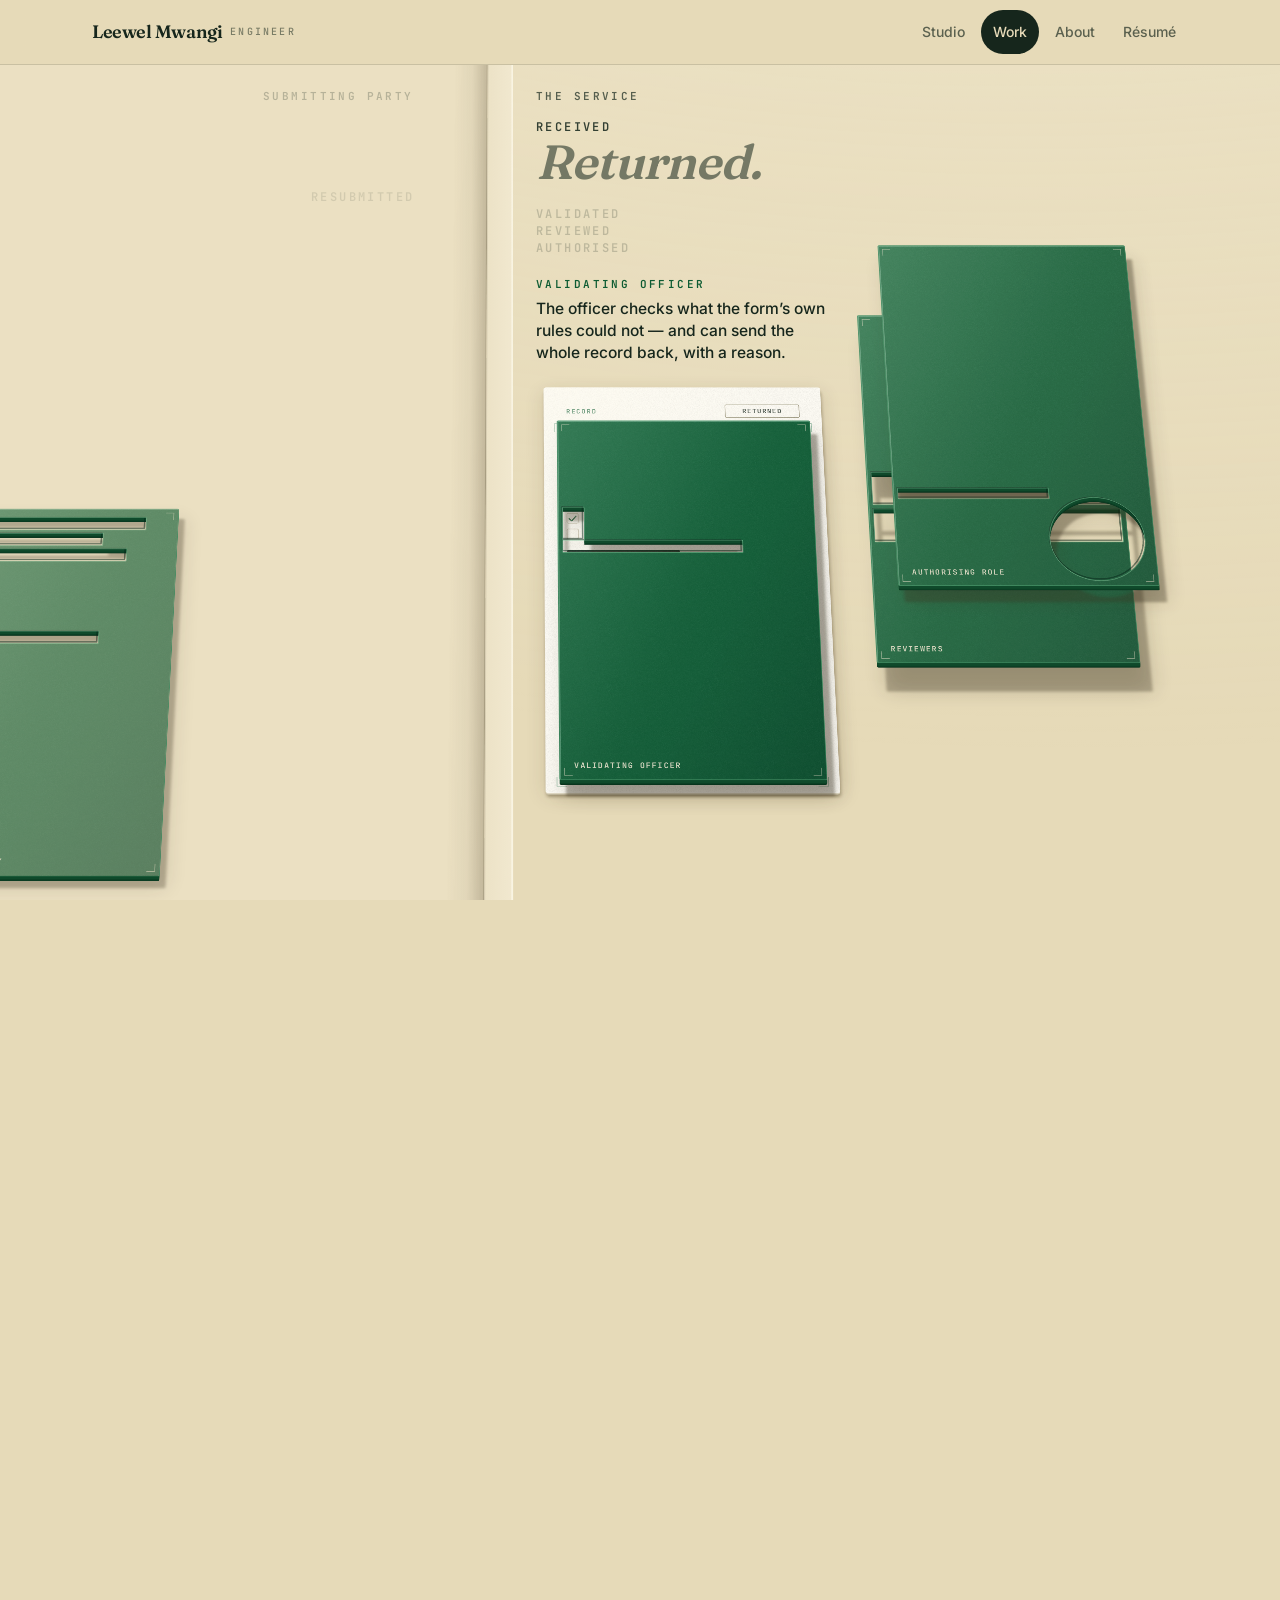
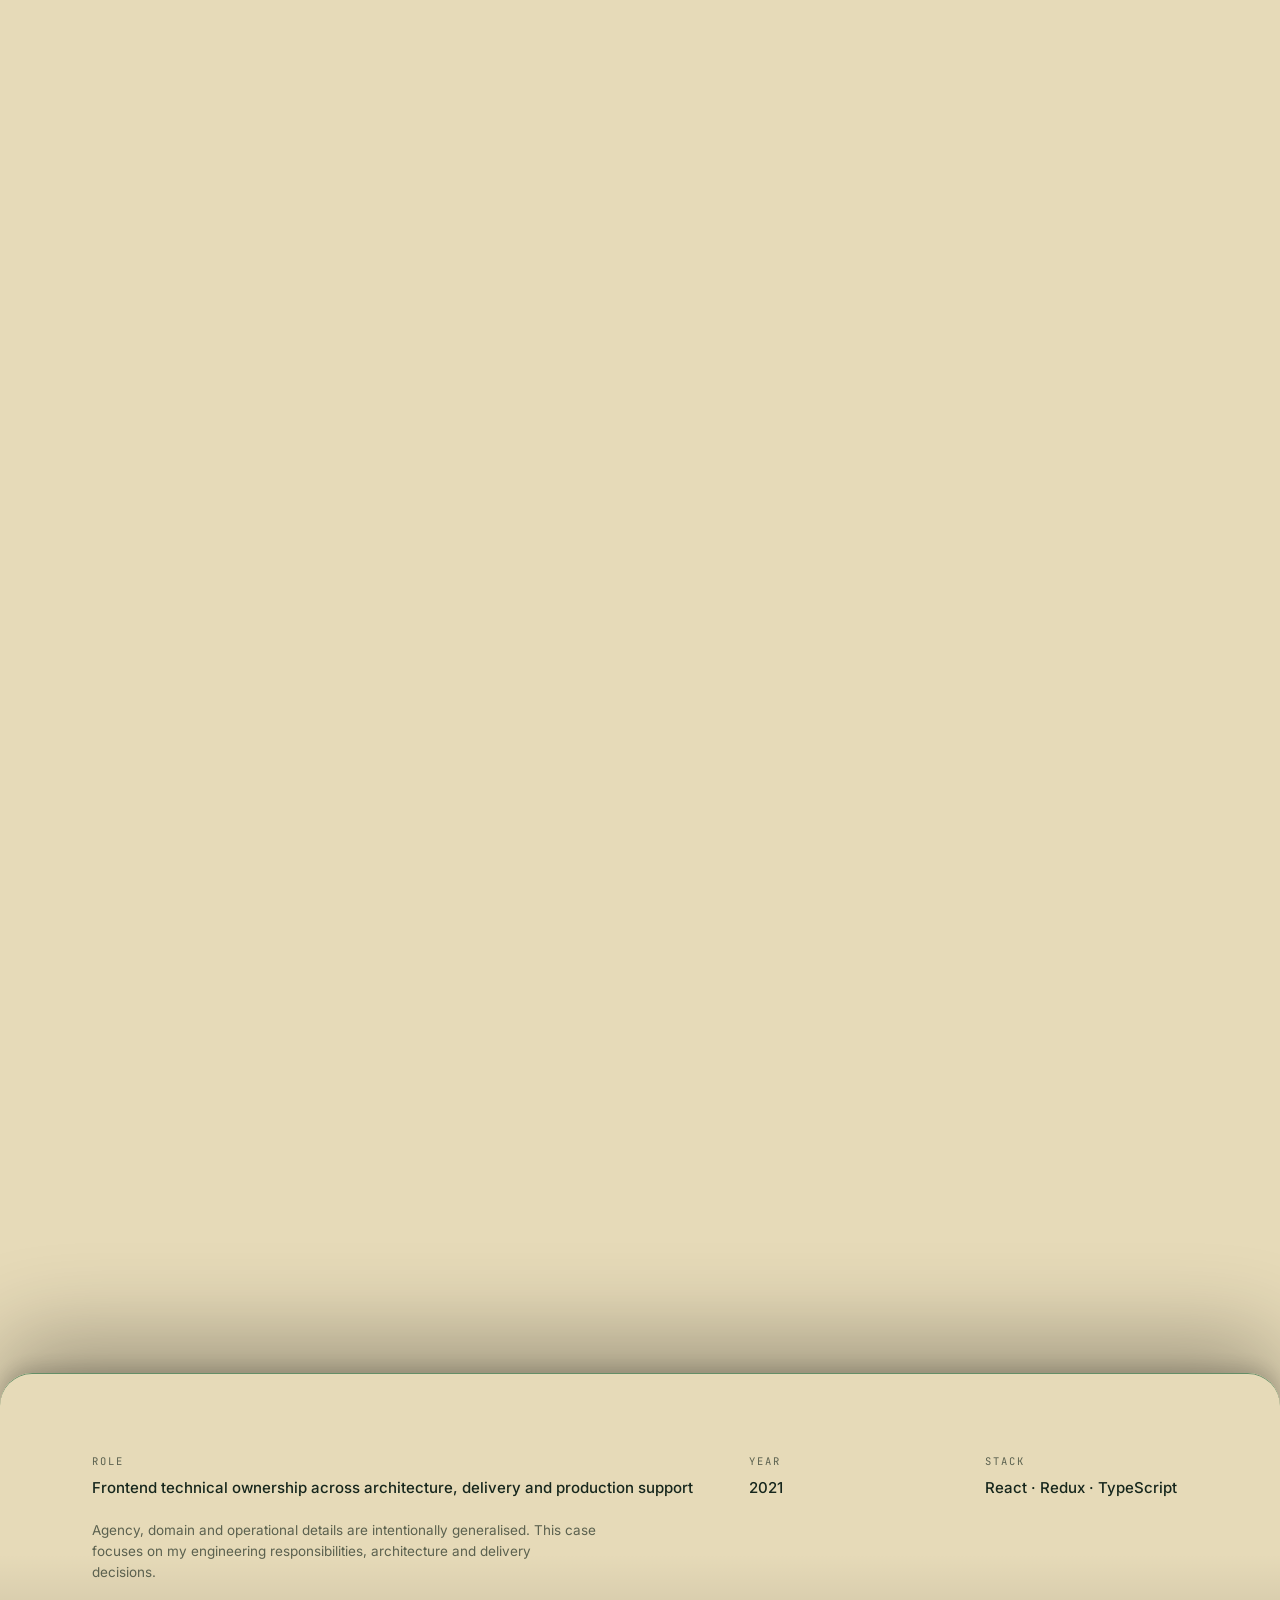
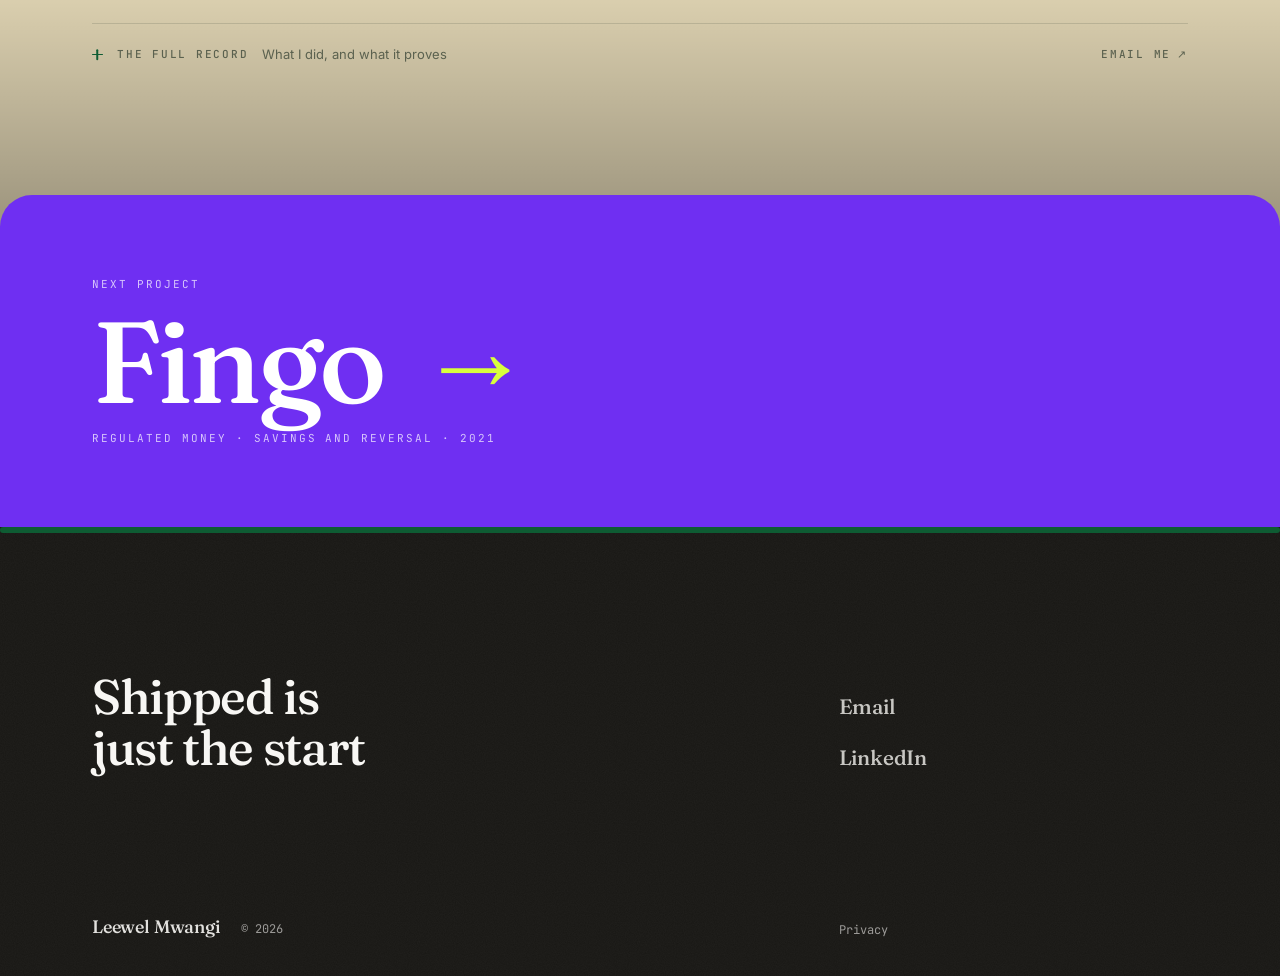
<file: work/public-services/index.html>
<!DOCTYPE html><html lang="en"><head><meta charSet="utf-8"/><meta name="viewport" content="width=device-width, initial-scale=1"/><link rel="stylesheet" href="/_next/static/css/dda6ed43df173816.css" data-precedence="next"/><link rel="stylesheet" href="/_next/static/css/31bce136018fc36a.css" data-precedence="next"/><link rel="stylesheet" href="/_next/static/css/b18c43d97103b0ef.css" data-precedence="next"/><link rel="stylesheet" href="/_next/static/css/24539f4addccb46e.css" data-precedence="next"/><link rel="stylesheet" href="/_next/static/css/61da9e2c5ded161c.css" data-precedence="next"/><link rel="stylesheet" href="/_next/static/css/77312ead7b3ea104.css" data-precedence="next"/><link rel="stylesheet" href="/_next/static/css/c4691c928c4bac59.css" data-precedence="next"/><link rel="preload" as="script" fetchPriority="low" href="/_next/static/chunks/webpack-2099aaf30e9140ea.js"/><script src="/_next/static/chunks/fd9d1056-462349e6a029f87e.js" async=""></script><script src="/_next/static/chunks/2117-c3ad4d7d2342abe8.js" async=""></script><script src="/_next/static/chunks/main-app-011ec1527de2dac9.js" async=""></script><script src="/_next/static/chunks/2972-194d198fec74020e.js" async=""></script><script src="/_next/static/chunks/5726-321fecac9c1182ab.js" async=""></script><script src="/_next/static/chunks/215-0a4afc60eec959ce.js" async=""></script><script src="/_next/static/chunks/6240-56ded23cb5dfcbb0.js" async=""></script><script src="/_next/static/chunks/2225-bf3eab88cabf53c5.js" async=""></script><script src="/_next/static/chunks/592-7f3bfb9130a3bf20.js" async=""></script><script src="/_next/static/chunks/787-8568f65dedabfa6e.js" async=""></script><script src="/_next/static/chunks/9722-2aca74b6327bba99.js" async=""></script><script src="/_next/static/chunks/8102-3cd572a08eb81100.js" async=""></script><script src="/_next/static/chunks/app/(en)/work/%5Bslug%5D/page-48322d4c2c2264c6.js" async=""></script><script src="/_next/static/chunks/8281-7dc2cb63730da8fa.js" async=""></script><script src="/_next/static/chunks/9128-c7b6d7492a2e07e2.js" async=""></script><script src="/_next/static/chunks/6845-509de89170e55fdf.js" async=""></script><script src="/_next/static/chunks/4430-9ac88a2e98d08e55.js" async=""></script><script src="/_next/static/chunks/app/(en)/layout-405a98cb6a3655e0.js" async=""></script><script src="/_next/static/chunks/app/(en)/template-c9d6f056e0727e8b.js" async=""></script><meta name="theme-color" content="#e6dab8"/><title>Public Services Platform · Leewel Mwangi</title><meta name="description" content="Engineering dependable digital workflows for regulated public services."/><meta property="og:title" content="Leewel Mwangi — Senior Software Engineer | Full-Stack Product Engineer"/><meta property="og:description" content="Seven years of production engineering across fintech, telecom, public-service platforms and real-time communication, in Nairobi."/><meta property="og:type" content="website"/><meta name="twitter:card" content="summary"/><meta name="twitter:title" content="Leewel Mwangi — Senior Software Engineer | Full-Stack Product Engineer"/><meta name="twitter:description" content="Seven years of production engineering across fintech, telecom, public-service platforms and real-time communication, in Nairobi."/><link rel="icon" href="/favicon.ico"/><script src="/_next/static/chunks/polyfills-42372ed130431b0a.js" noModule=""></script></head><body class="font-sans antialiased"><style data-project-themes="">:root:has([data-project-page][data-project-theme="chatsasa"]){color-scheme:dark;--paper:11 22 48;--surface:22 33 58;--raised:31 41 66;--ink:233 238 247;--muted:144 152 167;--faint:109 117 136;--line:51 61 84;--accent:79 131 255;--accent-soft:22 39 81;--accent-ink:79 131 255;--accent-2:79 131 255;--ink-paper:11 22 48;--ink-accent:79 131 255;--residue:79 131 255}
:root:has([data-project-page][data-project-theme="telecom"]){color-scheme:dark;--paper:36 22 48;--surface:46 33 58;--raised:55 41 66;--ink:243 238 252;--muted:160 152 170;--faint:129 119 140;--line:73 61 85;--accent:169 125 255;--accent-soft:57 38 81;--accent-ink:169 125 255;--accent-2:255 94 58;--ink-paper:36 22 48;--ink-accent:169 125 255;--residue:169 125 255}
:root:has([data-project-page][data-project-theme="publicServices"]){color-scheme:light;--paper:230 218 184;--surface:241 235 216;--raised:250 247 239;--ink:22 38 28;--muted:91 97 79;--faint:120 123 101;--line:188 182 153;--accent:14 92 51;--accent-soft:195 198 163;--accent-ink:14 92 51;--accent-2:212 163 38;--ink-paper:230 218 184;--ink-accent:14 92 51;--residue:14 92 51}
:root:has([data-project-page][data-project-theme="cards"]){color-scheme:dark;--paper:12 58 43;--surface:23 68 53;--raised:33 75 61;--ink:240 250 243;--muted:160 183 173;--faint:124 152 141;--line:53 93 79;--accent:155 227 184;--accent-soft:35 85 66;--accent-ink:155 227 184;--accent-2:155 227 184;--ink-paper:12 58 43;--ink-accent:155 227 184;--residue:155 227 184}
:root:has([data-project-page][data-project-theme="fingo"]){color-scheme:dark;--paper:111 47 242;--surface:118 57 243;--raised:124 66 243;--ink:255 255 255;--muted:242 236 254;--faint:209 188 251;--line:137 84 244;--accent:216 255 61;--accent-soft:128 80 213;--accent-ink:216 255 61;--accent-2:22 10 44;--ink-paper:111 47 242;--ink-accent:216 255 61;--residue:216 255 61}
:root:has([data-project-residue="chatsasa"]){--residue:79 131 255}
:root:has([data-project-residue="telecom"]){--residue:169 125 255}
:root:has([data-project-residue="publicServices"]){--residue:14 92 51}
:root:has([data-project-residue="cards"]){--residue:155 227 184}
:root:has([data-project-residue="fingo"]){--residue:216 255 61}</style><a href="#main" class="sr-only focus:not-sr-only focus:fixed focus:left-4 focus:top-4 focus:z-[100] focus:rounded-full focus:bg-ink focus:px-4 focus:py-2 focus:text-paper">Skip to content</a><header data-site-chrome="true" class="sticky top-0 z-40 border-b border-line/70 bg-paper/80 backdrop-blur-md"><nav class="container-content flex h-16 items-center justify-between gap-2"><a class="group flex min-h-[44px] shrink-0 items-center gap-2 whitespace-nowrap font-display text-[15.5px] font-semibold tracking-tight focus-visible:outline focus-visible:outline-2 focus-visible:outline-offset-2 focus-visible:outline-accent xs:text-[17px] sm:text-lg" href="/"><span>Leewel<span class="max-[399px]:sr-only"> Mwangi</span></span> <span class="hidden font-mono text-[10px] font-medium uppercase tracking-eyebrow text-faint sm:inline">Engineer</span><span class="sr-only">, <!-- -->Home</span></a><div class="-mr-2 flex min-w-0 items-center gap-0.5 overflow-x-auto [-ms-overflow-style:none] [scrollbar-width:none] sm:mr-0 sm:gap-1 [&amp;::-webkit-scrollbar]:hidden"><a class="inline-flex min-h-[44px] items-center shrink-0 whitespace-nowrap rounded-full px-2 py-1.5 text-[13px] max-[399px]:px-1.5 font-medium transition-colors focus-visible:outline focus-visible:outline-2 focus-visible:outline-offset-2 focus-visible:outline-accent sm:px-3 sm:text-sm text-muted hover:text-ink" href="/?path=studio">Studio</a><a aria-current="page" class="inline-flex min-h-[44px] items-center shrink-0 whitespace-nowrap rounded-full px-2 py-1.5 text-[13px] max-[399px]:px-1.5 font-medium transition-colors focus-visible:outline focus-visible:outline-2 focus-visible:outline-offset-2 focus-visible:outline-accent sm:px-3 sm:text-sm bg-ink text-paper" href="/work/">Work</a><a class="inline-flex min-h-[44px] items-center shrink-0 whitespace-nowrap rounded-full px-2 py-1.5 text-[13px] max-[399px]:px-1.5 font-medium transition-colors focus-visible:outline focus-visible:outline-2 focus-visible:outline-offset-2 focus-visible:outline-accent sm:px-3 sm:text-sm text-muted hover:text-ink" href="/about/">About</a><a class="inline-flex min-h-[44px] items-center shrink-0 whitespace-nowrap rounded-full px-2 py-1.5 text-[13px] max-[399px]:px-1.5 font-medium transition-colors focus-visible:outline focus-visible:outline-2 focus-visible:outline-offset-2 focus-visible:outline-accent sm:px-3 sm:text-sm text-muted hover:text-ink" href="/resume/">Résumé</a></div></nav></header><main id="main"><article data-project-page="" data-project-theme="publicServices" data-project="publicServices" data-project-route="public-services" data-project-layout="bleed" class="relative"><div data-case-back="true" data-variant="inline" class="container-content pointer-events-none absolute inset-x-0 top-5 z-30 print:hidden md:top-7"><a data-cursor="back" class="group pointer-events-auto inline-flex min-h-[44px] items-center gap-2 rounded-full border border-ink/20 px-4 text-[13px] font-semibold text-ink/85 transition-colors duration-200 hover:border-ink/45 hover:text-ink focus-visible:outline focus-visible:outline-2 focus-visible:outline-offset-2 focus-visible:outline-accent motion-reduce:transition-none" href="/work/"><span aria-hidden="true" class="text-[15px] leading-none transition-transform duration-200 group-hover:-translate-x-0.5 motion-reduce:transition-none">←</span>All work</a></div><style data-project-registers="publicServices">[data-project-page][data-project-theme="publicServices"] [data-register="base"]{color-scheme:light;--paper:230 218 184;--surface:241 235 216;--raised:250 247 239;--ink:22 38 28;--muted:91 97 79;--faint:120 123 101;--line:188 182 153;--accent:14 92 51;--accent-soft:195 198 163;--accent-ink:14 92 51;--accent-2:212 163 38;--ink-paper:230 218 184;--ink-accent:14 92 51;background-color:rgb(var(--paper));color:rgb(var(--ink))}
[data-project-page][data-project-theme="publicServices"] [data-register="deep"]{color-scheme:dark;--paper:14 25 18;--surface:26 36 29;--raised:35 45 37;--ink:248 244 234;--muted:154 156 148;--faint:115 119 111;--line:56 64 57;--accent:147 182 163;--accent-soft:35 50 41;--accent-ink:147 182 163;--accent-2:212 163 38;--ink-paper:14 25 18;--ink-accent:147 182 163;background-color:rgb(var(--paper));color:rgb(var(--ink))}
:root:has([data-project-page][data-project-theme="publicServices"][data-chrome="deep"]){color-scheme:dark;--paper:14 25 18;--surface:26 36 29;--raised:35 45 37;--ink:248 244 234;--muted:154 156 148;--faint:115 119 111;--line:56 64 57;--accent:147 182 163;--accent-soft:35 50 41;--accent-ink:147 182 163;--accent-2:212 163 38;--ink-paper:14 25 18;--ink-accent:147 182 163}
[data-project-page][data-project-theme="publicServices"] [data-register="surface"]{color-scheme:light;--paper:248 244 234;--surface:251 249 243;--raised:253 253 250;--ink:14 25 18;--muted:105 110 102;--faint:136 139 130;--line:201 200 191;--accent:14 92 51;--accent-soft:211 220 205;--accent-ink:14 92 51;--accent-2:212 163 38;--ink-paper:248 244 234;--ink-accent:14 92 51;background-color:rgb(var(--paper));color:rgb(var(--ink))}
:root:has([data-project-page][data-project-theme="publicServices"][data-chrome="surface"]){color-scheme:light;--paper:248 244 234;--surface:251 249 243;--raised:253 253 250;--ink:14 25 18;--muted:105 110 102;--faint:136 139 130;--line:201 200 191;--accent:14 92 51;--accent-soft:211 220 205;--accent-ink:14 92 51;--accent-2:212 163 38;--ink-paper:248 244 234;--ink-accent:14 92 51}
[data-project-page][data-project-theme="publicServices"] [data-register="signal"]{color-scheme:light;--paper:212 163 38;--surface:231 204 136;--raised:246 235 207;--ink:14 25 18;--muted:67 62 23;--faint:101 86 27;--line:172 135 34;--accent:14 92 51;--accent-soft:180 152 40;--accent-ink:14 92 51;--accent-2:212 163 38;--ink-paper:212 163 38;--ink-accent:14 92 51;background-color:rgb(var(--paper));color:rgb(var(--ink))}
:root:has([data-project-page][data-project-theme="publicServices"][data-chrome="signal"]){color-scheme:light;--paper:212 163 38;--surface:231 204 136;--raised:246 235 207;--ink:14 25 18;--muted:67 62 23;--faint:101 86 27;--line:172 135 34;--accent:14 92 51;--accent-soft:180 152 40;--accent-ink:14 92 51;--accent-2:212 163 38;--ink-paper:212 163 38;--ink-accent:14 92 51}
@media (prefers-reduced-motion: no-preference){:root:has([data-project-page][data-project-theme="publicServices"]) header[data-site-chrome]{transition:background-color .32s ease,border-color .32s ease}:root:has([data-project-page][data-project-theme="publicServices"]) header[data-site-chrome] a{transition:background-color .32s ease,color .16s ease,border-color .32s ease}}</style><div class="publicServicesWorld_case__Znm63" data-public-services-case=""><script>(function(){try{if(!/[?&]world=off(?:&|$)/.test(location.search))document.documentElement.setAttribute('data-ps-js','')}catch(e){}})()</script><section class="publicServicesWorld_world__NzDp9" data-world="" aria-hidden="true"><div class="publicServicesWorld_frame__qGZDy" data-frame=""><div class="publicServicesWorld_scene__mH605" data-scene=""><div class="publicServicesWorld_desk__4PUMJ" data-desk=""><div class="publicServicesWorld_fieldL__3Xw5e" data-field="l"><i class="publicServicesWorld_day__BwSbJ" data-day="l"></i></div><div class="publicServicesWorld_fieldR__T7nFS" data-field="r"><i class="publicServicesWorld_day__BwSbJ" data-day="r"></i></div><i class="publicServicesWorld_lipAO__39bWn" data-lip-ao=""></i><i class="publicServicesWorld_lipRamp__p98Hp" data-lip-ramp=""></i><div class="publicServicesWorld_shadow__7WQ_l" data-shadow="paper" style="width:600px;height:968px;--round:6px"><i class="publicServicesWorld_soft__HHsha" data-layer="soft"></i><i class="publicServicesWorld_tight__KmNWu" data-layer="tight"></i></div><div class="publicServicesWorld_paper3__v_nbt" data-record="" style="width:600px;height:968px"><i class="publicServicesWorld_paperUnder__GYxSC" style="transform:translateZ(-4px);background:#cdc4ab"></i><i class="publicServicesWorld_paperUnder__GYxSC" style="transform:translateZ(-2px);background:#e6dfcb"></i><div class="publicServicesWorld_paperFace__uK991"><svg class="publicServicesWorld_face__O4iBk" viewBox="0 0 600 968" preserveAspectRatio="none" aria-hidden="true" focusable="false" data-record-face=""><defs><linearGradient id="ps-foil-world" x1="0" y1="0" x2="1" y2="1"><stop offset="0" stop-color="#dcb13a"></stop><stop offset="1" stop-color="#c4941c"></stop></linearGradient></defs><rect class="publicServicesWorld_paper__i1j1I" x="0" y="0" width="600" height="968" rx="5"></rect><text class="publicServicesWorld_word__Qc0Fg" x="48" y="66" data-record-word="">RECORD</text><rect class="publicServicesWorld_chip__Vy6ac" x="392" y="44" width="160" height="32" rx="3" style="opacity:calc(0.45 + 0.55 * var(--receipt, 1))"></rect><rect class="publicServicesWorld_chipFinal__DPSNZ" x="392" y="44" width="160" height="32" rx="3" style="opacity:var(--st-authorised, 0)"></rect><g data-record-status=""><text class="publicServicesWorld_status__O8Q0U" x="472" y="65" data-status="received" style="opacity:var(--st-received, 0)">RECEIVED</text><text class="publicServicesWorld_status__O8Q0U" x="472" y="65" data-status="returned" style="opacity:var(--st-returned, 0)">RETURNED</text><text class="publicServicesWorld_status__O8Q0U" x="472" y="65" data-status="resubmitted" style="opacity:var(--st-resubmitted, 0)">RESUBMITTED</text><text class="publicServicesWorld_status__O8Q0U" x="472" y="65" data-status="validated" style="opacity:var(--st-validated, 0)">VALIDATED</text><text class="publicServicesWorld_status__O8Q0U" x="472" y="65" data-status="reviewed" style="opacity:var(--st-reviewed, 0)">REVIEWED</text><text class="publicServicesWorld_statusFinal__yaC_6" x="472" y="65" data-status="authorised" style="opacity:var(--st-authorised, 0)">AUTHORISED</text></g><g><rect class="publicServicesWorld_rule__tz909" x="48" y="129" width="430" height="6" rx="3"></rect><rect class="publicServicesWorld_inkSet__SDg7m" x="48" y="128" width="356" height="8" rx="4" data-answer="0"></rect></g><g><rect class="publicServicesWorld_rule__tz909" x="48" y="167" width="340" height="6" rx="3"></rect><rect class="publicServicesWorld_inkSet__SDg7m" x="48" y="166" width="236" height="8" rx="4" style="opacity:calc(1 - var(--m-amend, 0))"></rect><rect class="publicServicesWorld_ink___Nrmn" x="48" y="166" width="298" height="8" rx="4" style="transform:scaleX(var(--m-amend, 0))"></rect><rect class="publicServicesWorld_accept___BxCp" x="48" y="177.8" width="340" height="2.4" rx="1.2" style="opacity:var(--m-accept, 0)"></rect><circle class="publicServicesWorld_acceptDot__P92Xl" cx="402" cy="170" r="4.5" style="opacity:var(--m-accept, 0)"></circle></g><g><rect class="publicServicesWorld_rule__tz909" x="48" y="205" width="392" height="6" rx="3"></rect><rect class="publicServicesWorld_inkSet__SDg7m" x="48" y="204" width="318" height="8" rx="4" data-answer="2"></rect></g><rect class="publicServicesWorld_hair__ku1j9" x="48" y="252" width="504" height="1.2"></rect><text class="publicServicesWorld_label__1_r6w" x="48" y="290" data-record-word="">VALIDATION</text><g><rect class="publicServicesWorld_box__GaxM7" x="48" y="314" width="24" height="24" rx="3"></rect><rect class="publicServicesWorld_rule__tz909" x="92" y="323" width="300" height="6" rx="3"></rect><path class="publicServicesWorld_tick__utqUJ" d="M0.2 0.54 L0.42 0.76 L0.8 0.28" pathLength="1" transform="translate(48 314) scale(24)" style="stroke-dashoffset:calc(1 - var(--m-tick-1, 0))"></path></g><g><rect class="publicServicesWorld_box__GaxM7" x="48" y="352" width="24" height="24" rx="3"></rect><rect class="publicServicesWorld_rule__tz909" x="92" y="361" width="244" height="6" rx="3"></rect><path class="publicServicesWorld_tick__utqUJ" d="M0.2 0.54 L0.42 0.76 L0.8 0.28" pathLength="1" transform="translate(48 352) scale(24)" style="stroke-dashoffset:calc(1 - var(--m-tick-2, 0))"></path></g><rect class="publicServicesWorld_rule__tz909" x="48" y="403.5" width="360" height="5" rx="2.5"></rect><rect class="publicServicesWorld_ink___Nrmn" x="48" y="402.5" width="238" height="7" rx="3.5" style="transform:scaleX(var(--m-reason, 0))"></rect><rect class="publicServicesWorld_hair__ku1j9" x="48" y="440" width="504" height="1.2"></rect><text class="publicServicesWorld_label__1_r6w" x="48" y="476" data-record-word="">REVIEW</text><g><g><rect class="publicServicesWorld_rule__tz909" x="48" y="511" width="392" height="6" rx="3"></rect><rect class="publicServicesWorld_ink___Nrmn" x="48" y="510" width="332" height="8" rx="4" style="transform:scaleX(var(--m-note-1, 0))"></rect></g><g><rect class="publicServicesWorld_rule__tz909" x="48" y="545" width="300" height="6" rx="3"></rect><rect class="publicServicesWorld_ink___Nrmn" x="48" y="544" width="214" height="8" rx="4" style="transform:scaleX(var(--m-note-1, 0))"></rect></g><rect class="publicServicesWorld_box__GaxM7" x="528" y="502" width="24" height="24" rx="3"></rect><path class="publicServicesWorld_tick__utqUJ" d="M0.2 0.54 L0.42 0.76 L0.8 0.28" pathLength="1" transform="translate(528 502) scale(24)" style="stroke-dashoffset:calc(1 - var(--m-mark-1, 0))"></path></g><g><g><rect class="publicServicesWorld_rule__tz909" x="48" y="601" width="360" height="6" rx="3"></rect><rect class="publicServicesWorld_ink___Nrmn" x="48" y="600" width="298" height="8" rx="4" style="transform:scaleX(var(--m-note-2, 0))"></rect></g><g><rect class="publicServicesWorld_rule__tz909" x="48" y="635" width="334" height="6" rx="3"></rect><rect class="publicServicesWorld_ink___Nrmn" x="48" y="634" width="262" height="8" rx="4" style="transform:scaleX(var(--m-note-2, 0))"></rect></g><rect class="publicServicesWorld_box__GaxM7" x="528" y="592" width="24" height="24" rx="3"></rect><path class="publicServicesWorld_tick__utqUJ" d="M0.2 0.54 L0.42 0.76 L0.8 0.28" pathLength="1" transform="translate(528 592) scale(24)" style="stroke-dashoffset:calc(1 - var(--m-mark-2, 0))"></path></g><rect class="publicServicesWorld_hair__ku1j9" x="48" y="682" width="504" height="1.2"></rect><rect class="publicServicesWorld_rule__tz909" x="48" y="723.5" width="300" height="5" rx="2.5"></rect><rect class="publicServicesWorld_ink___Nrmn" x="48" y="722.5" width="246" height="7" rx="3.5" style="transform:scaleX(var(--m-decision, 0))"></rect><rect class="publicServicesWorld_printed__Fyj_M" x="48" y="921.5" width="220" height="5" rx="2.5"></rect><rect class="publicServicesWorld_printed__Fyj_M" x="48" y="943.5" width="150" height="5" rx="2.5"></rect><path class="publicServicesWorld_guide__tAX_6" d="M23 112 V91 H44"></path><path class="publicServicesWorld_guide__tAX_6" d="M577 112 V91 H556"></path><path class="publicServicesWorld_guide__tAX_6" d="M23 932 V953 H44"></path><path class="publicServicesWorld_guide__tAX_6" d="M577 932 V953 H556"></path><g class="publicServicesWorld_receipt__cV1P9" data-record-receipt="" style="opacity:var(--receipt, 1);transform:translate(118px, 846px) rotate(-8deg) scale(calc(1.18 - 0.18 * var(--receipt, 1)))"><circle r="44"></circle><circle r="34" class="publicServicesWorld_receiptInner__j3SOu"></circle></g><g transform="translate(452 836)"><g class="publicServicesWorld_sealStrike__yd1_Z" data-record-seal="" style="opacity:min(1, calc(var(--m-seal, 0) * 4));transform:scale(calc(1.05 - var(--m-seal, 0) * 0.05))"><circle r="63" fill="none" stroke="#cfc6ad" stroke-width="1.4" stroke-opacity="0.7"></circle><circle r="58" fill="url(#ps-foil-world)"></circle><path d="M-56.10 8.89 A56.8 56.8 0 0 1 40.16 -40.16" fill="none" stroke="#f3df9c" stroke-width="2.4" stroke-linecap="round"></path><path d="M56.10 -8.89 A56.8 56.8 0 0 1 -40.16 40.16" fill="none" stroke="#8a6810" stroke-width="2.4" stroke-opacity="0.55" stroke-linecap="round"></path><circle r="45" fill="none" stroke="#a8801a" stroke-width="1.2" stroke-opacity="0.75"></circle><circle r="43.4" fill="none" stroke="#f0d78e" stroke-width="0.8" stroke-opacity="0.55"></circle><circle r="31" fill="none" stroke="#a8801a" stroke-width="1.1" stroke-opacity="0.6"></circle><circle r="29.6" fill="none" stroke="#f0d78e" stroke-width="0.8" stroke-opacity="0.5"></circle><circle r="28" fill="#c99a22" fill-opacity="0.35"></circle><path d="M-26.67 4.22 A27 27 0 0 1 19.09 -19.09" fill="none" stroke="#8a6810" stroke-width="1.6" stroke-opacity="0.45" stroke-linecap="round"></path><path d="M26.67 -4.22 A27 27 0 0 1 -19.09 19.09" fill="none" stroke="#f3df9c" stroke-width="1.6" stroke-opacity="0.8" stroke-linecap="round"></path></g></g></svg></div><i class="publicServicesWorld_paperGrain__uEUVq"></i><i class="publicServicesWorld_paperLight__lhT1c"></i><div class="publicServicesWorld_sweepClip__W_5px"><i class="publicServicesWorld_sweep__RAoSa" data-sweep="" style="width:1800px"></i></div><svg class="publicServicesWorld_press__s3LW5" data-press="" viewBox="0 0 600 968" width="100%" height="100%" preserveAspectRatio="none" aria-hidden="true" focusable="false"><defs><radialGradient id="ps-press"><stop offset="0.5" stop-color="#3a2e12" stop-opacity="0.22"></stop><stop offset="1" stop-color="#3a2e12" stop-opacity="0"></stop></radialGradient></defs><circle cx="452" cy="836" r="132" fill="url(#ps-press)"></circle></svg></div><div class="publicServicesWorld_shadow__7WQ_l" data-shadow="officer" style="width:544px;height:852px;--round:6px"><svg class="publicServicesWorld_soft__HHsha" width="100%" height="100%" viewBox="0 0 544 852" preserveAspectRatio="none" data-layer="soft" aria-hidden="true" focusable="false"><path d="M3 0 H541 Q544 0 544 3 V849 Q544 852 541 852 H3 Q0 852 0 849 V3 Q0 0 3 0 Z M11.2 214 H54.8 Q56 214 56 215.2 V292.8 Q56 294 54.8 294 H11.2 Q10 294 10 292.8 V215.2 Q10 214 11.2 214 Z M11.2 294 H388.8 Q390 294 390 295.2 V322.8 Q390 324 388.8 324 H11.2 Q10 324 10 322.8 V295.2 Q10 294 11.2 294 Z" fill="#2a2210" fill-rule="evenodd"></path></svg><svg class="publicServicesWorld_tight__KmNWu" width="100%" height="100%" viewBox="0 0 544 852" preserveAspectRatio="none" data-layer="tight" aria-hidden="true" focusable="false"><path d="M3 0 H541 Q544 0 544 3 V849 Q544 852 541 852 H3 Q0 852 0 849 V3 Q0 0 3 0 Z M11.2 214 H54.8 Q56 214 56 215.2 V292.8 Q56 294 54.8 294 H11.2 Q10 294 10 292.8 V215.2 Q10 214 11.2 214 Z M11.2 294 H388.8 Q390 294 390 295.2 V322.8 Q390 324 388.8 324 H11.2 Q10 324 10 322.8 V295.2 Q10 294 11.2 294 Z" fill="#2a2210" fill-rule="evenodd"></path></svg></div><div class="publicServicesWorld_plate3__MnyUY" data-plate="officer" style="width:544px;height:852px"><svg class="publicServicesWorld_plateTop__xsmSU" width="100%" height="100%" viewBox="0 0 544 852" preserveAspectRatio="none" data-top="" aria-hidden="true" focusable="false"><defs><linearGradient id="ps-plate-officer" x1="0" y1="0" x2="1" y2="1"><stop offset="0" stop-color="#1b6b42"></stop><stop offset="0.55" stop-color="#145f39"></stop><stop offset="1" stop-color="#0f5433"></stop></linearGradient><linearGradient id="ps-sheen-officer" gradientUnits="userSpaceOnUse" x1="-114.58658130171165" y1="245.73171659905194" x2="658.5865813017117" y2="606.2682834009481"><stop offset="0" stop-color="#fffcf0" stop-opacity="0.11"></stop><stop offset="0.42" stop-color="#fffcf0" stop-opacity="0.02"></stop><stop offset="0.6" stop-color="#000000" stop-opacity="0"></stop><stop offset="1" stop-color="#000000" stop-opacity="0.07"></stop></linearGradient><pattern id="ps-grain-officer" patternUnits="userSpaceOnUse" width="96" height="96"><image data-grain-image="" width="96" height="96"></image></pattern><clipPath id="ps-cut-officer"><path d="M11.2 214 H54.8 Q56 214 56 215.2 V292.8 Q56 294 54.8 294 H11.2 Q10 294 10 292.8 V215.2 Q10 214 11.2 214 Z M11.2 294 H388.8 Q390 294 390 295.2 V322.8 Q390 324 388.8 324 H11.2 Q10 324 10 322.8 V295.2 Q10 294 11.2 294 Z"></path></clipPath><clipPath id="ps-body-officer" clip-rule="evenodd"><path d="M3 0 H541 Q544 0 544 3 V849 Q544 852 541 852 H3 Q0 852 0 849 V3 Q0 0 3 0 Z M11.2 214 H54.8 Q56 214 56 215.2 V292.8 Q56 294 54.8 294 H11.2 Q10 294 10 292.8 V215.2 Q10 214 11.2 214 Z M11.2 294 H388.8 Q390 294 390 295.2 V322.8 Q390 324 388.8 324 H11.2 Q10 324 10 322.8 V295.2 Q10 294 11.2 294 Z" clip-rule="evenodd"></path></clipPath></defs><g data-walls=""><path data-wall="8" d="M3 0 H541 Q544 0 544 3 V849 Q544 852 541 852 H3 Q0 852 0 849 V3 Q0 0 3 0 Z M11.2 214 H54.8 Q56 214 56 215.2 V292.8 Q56 294 54.8 294 H11.2 Q10 294 10 292.8 V215.2 Q10 214 11.2 214 Z M11.2 294 H388.8 Q390 294 390 295.2 V322.8 Q390 324 388.8 324 H11.2 Q10 324 10 322.8 V295.2 Q10 294 11.2 294 Z" fill="#08331c" fill-rule="evenodd" transform="translate(0 10.83)"></path><path data-wall="7" d="M3 0 H541 Q544 0 544 3 V849 Q544 852 541 852 H3 Q0 852 0 849 V3 Q0 0 3 0 Z M11.2 214 H54.8 Q56 214 56 215.2 V292.8 Q56 294 54.8 294 H11.2 Q10 294 10 292.8 V215.2 Q10 214 11.2 214 Z M11.2 294 H388.8 Q390 294 390 295.2 V322.8 Q390 324 388.8 324 H11.2 Q10 324 10 322.8 V295.2 Q10 294 11.2 294 Z" fill="#0b3f24" fill-rule="evenodd" transform="translate(0 9.47)"></path><path data-wall="5" d="M3 0 H541 Q544 0 544 3 V849 Q544 852 541 852 H3 Q0 852 0 849 V3 Q0 0 3 0 Z M11.2 214 H54.8 Q56 214 56 215.2 V292.8 Q56 294 54.8 294 H11.2 Q10 294 10 292.8 V215.2 Q10 214 11.2 214 Z M11.2 294 H388.8 Q390 294 390 295.2 V322.8 Q390 324 388.8 324 H11.2 Q10 324 10 322.8 V295.2 Q10 294 11.2 294 Z" fill="#0f4a2b" fill-rule="evenodd" transform="translate(0 6.77)"></path></g><path d="M3 0 H541 Q544 0 544 3 V849 Q544 852 541 852 H3 Q0 852 0 849 V3 Q0 0 3 0 Z M11.2 214 H54.8 Q56 214 56 215.2 V292.8 Q56 294 54.8 294 H11.2 Q10 294 10 292.8 V215.2 Q10 214 11.2 214 Z M11.2 294 H388.8 Q390 294 390 295.2 V322.8 Q390 324 388.8 324 H11.2 Q10 324 10 322.8 V295.2 Q10 294 11.2 294 Z" fill="url(#ps-plate-officer)" fill-rule="evenodd"></path><path d="M11.2 214 H54.8 Q56 214 56 215.2 V292.8 Q56 294 54.8 294 H11.2 Q10 294 10 292.8 V215.2 Q10 214 11.2 214 Z M11.2 294 H388.8 Q390 294 390 295.2 V322.8 Q390 324 388.8 324 H11.2 Q10 324 10 322.8 V295.2 Q10 294 11.2 294 Z" fill="none" stroke="#052416" stroke-width="6" stroke-opacity="0.5" clip-path="url(#ps-cut-officer)" transform="translate(-2 -2.5)"></path><path d="M3 0 H541 Q544 0 544 3 V849 Q544 852 541 852 H3 Q0 852 0 849 V3 Q0 0 3 0 Z M11.2 214 H54.8 Q56 214 56 215.2 V292.8 Q56 294 54.8 294 H11.2 Q10 294 10 292.8 V215.2 Q10 214 11.2 214 Z M11.2 294 H388.8 Q390 294 390 295.2 V322.8 Q390 324 388.8 324 H11.2 Q10 324 10 322.8 V295.2 Q10 294 11.2 294 Z" fill="none" stroke="#4c9a6d" stroke-width="1.2" stroke-opacity="0.85"></path><path d="M11.2 214 H54.8 Q56 214 56 215.2 V292.8 Q56 294 54.8 294 H11.2 Q10 294 10 292.8 V215.2 Q10 214 11.2 214 Z M11.2 294 H388.8 Q390 294 390 295.2 V322.8 Q390 324 388.8 324 H11.2 Q10 324 10 322.8 V295.2 Q10 294 11.2 294 Z" fill="none" stroke="#8cc7a4" stroke-width="0.8" stroke-opacity="0.5" transform="translate(0.6 0.8)"></path><path d="M2 850 V2 H542" fill="none" stroke="#9fd3b6" stroke-width="1.4" stroke-opacity="0.55"></path><path d="M10 26 V10 H26" fill="none" stroke="#e9e2cc" stroke-width="1.3" stroke-opacity="0.62" stroke-linecap="square"></path><path d="M534 26 V10 H518" fill="none" stroke="#e9e2cc" stroke-width="1.3" stroke-opacity="0.62" stroke-linecap="square"></path><path d="M10 826 V842 H26" fill="none" stroke="#e9e2cc" stroke-width="1.3" stroke-opacity="0.62" stroke-linecap="square"></path><path d="M534 826 V842 H518" fill="none" stroke="#e9e2cc" stroke-width="1.3" stroke-opacity="0.62" stroke-linecap="square"></path><text class="publicServicesWorld_plateName__2JqHV" data-label="foot" x="30" y="826" font-size="17">VALIDATING OFFICER</text><text class="publicServicesWorld_plateName__2JqHV" data-label="band" x="30" y="46" font-size="19">VALIDATING OFFICER</text><rect width="544" height="852" fill="url(#ps-grain-officer)" opacity="0.7" clip-path="url(#ps-body-officer)"></rect><rect width="544" height="852" fill="url(#ps-sheen-officer)" clip-path="url(#ps-body-officer)"></rect></svg><svg class="publicServicesWorld_plateDim__J7rnl" data-dim="" width="100%" height="100%" viewBox="0 0 544 852" preserveAspectRatio="none" aria-hidden="true" focusable="false"><defs><clipPath id="ps-dim-officer" clip-rule="evenodd"><path d="M3 0 H541 Q544 0 544 3 V849 Q544 852 541 852 H3 Q0 852 0 849 V3 Q0 0 3 0 Z M11.2 214 H54.8 Q56 214 56 215.2 V292.8 Q56 294 54.8 294 H11.2 Q10 294 10 292.8 V215.2 Q10 214 11.2 214 Z M11.2 294 H388.8 Q390 294 390 295.2 V322.8 Q390 324 388.8 324 H11.2 Q10 324 10 322.8 V295.2 Q10 294 11.2 294 Z" clip-rule="evenodd"></path></clipPath></defs><rect width="544" height="852" fill="var(--ps-ground)" clip-path="url(#ps-dim-officer)"></rect></svg><svg class="publicServicesWorld_plateLit__jZZte" data-lit="" width="100%" height="100%" viewBox="0 0 544 852" preserveAspectRatio="none" aria-hidden="true" focusable="false"><defs><clipPath id="ps-lit-officer" clip-rule="evenodd"><path d="M3 0 H541 Q544 0 544 3 V849 Q544 852 541 852 H3 Q0 852 0 849 V3 Q0 0 3 0 Z M11.2 214 H54.8 Q56 214 56 215.2 V292.8 Q56 294 54.8 294 H11.2 Q10 294 10 292.8 V215.2 Q10 214 11.2 214 Z M11.2 294 H388.8 Q390 294 390 295.2 V322.8 Q390 324 388.8 324 H11.2 Q10 324 10 322.8 V295.2 Q10 294 11.2 294 Z" clip-rule="evenodd"></path></clipPath><linearGradient id="ps-litg-officer" gradientUnits="userSpaceOnUse" x1="-116.46341100608544" y1="201.72054508531647" x2="660.4634110060854" y2="650.2794549146836"><stop offset="0" stop-color="#fffcf0" stop-opacity="0.22"></stop><stop offset="1" stop-color="#fffcf0" stop-opacity="0.04"></stop></linearGradient></defs><rect width="544" height="852" fill="url(#ps-litg-officer)" clip-path="url(#ps-lit-officer)"></rect></svg></div><div class="publicServicesWorld_shadow__7WQ_l" data-shadow="submitter" style="width:544px;height:852px;--round:6px"><svg class="publicServicesWorld_soft__HHsha" width="100%" height="100%" viewBox="0 0 544 852" preserveAspectRatio="none" data-layer="soft" aria-hidden="true" focusable="false"><path d="M3 0 H541 Q544 0 544 3 V849 Q544 852 541 852 H3 Q0 852 0 849 V3 Q0 0 3 0 Z M11.2 21 H474.8 Q476 21 476 22.2 V49.8 Q476 51 474.8 51 H11.2 Q10 51 10 49.8 V22.2 Q10 21 11.2 21 Z M11.2 59 H384.8 Q386 59 386 60.2 V87.8 Q386 89 384.8 89 H11.2 Q10 89 10 87.8 V60.2 Q10 59 11.2 59 Z M11.2 97 H436.8 Q438 97 438 98.2 V125.8 Q438 127 436.8 127 H11.2 Q10 127 10 125.8 V98.2 Q10 97 11.2 97 Z M11.2 294 H388.8 Q390 294 390 295.2 V322.8 Q390 324 388.8 324 H11.2 Q10 324 10 322.8 V295.2 Q10 294 11.2 294 Z" fill="#2a2210" fill-rule="evenodd"></path></svg><svg class="publicServicesWorld_tight__KmNWu" width="100%" height="100%" viewBox="0 0 544 852" preserveAspectRatio="none" data-layer="tight" aria-hidden="true" focusable="false"><path d="M3 0 H541 Q544 0 544 3 V849 Q544 852 541 852 H3 Q0 852 0 849 V3 Q0 0 3 0 Z M11.2 21 H474.8 Q476 21 476 22.2 V49.8 Q476 51 474.8 51 H11.2 Q10 51 10 49.8 V22.2 Q10 21 11.2 21 Z M11.2 59 H384.8 Q386 59 386 60.2 V87.8 Q386 89 384.8 89 H11.2 Q10 89 10 87.8 V60.2 Q10 59 11.2 59 Z M11.2 97 H436.8 Q438 97 438 98.2 V125.8 Q438 127 436.8 127 H11.2 Q10 127 10 125.8 V98.2 Q10 97 11.2 97 Z M11.2 294 H388.8 Q390 294 390 295.2 V322.8 Q390 324 388.8 324 H11.2 Q10 324 10 322.8 V295.2 Q10 294 11.2 294 Z" fill="#2a2210" fill-rule="evenodd"></path></svg></div><div class="publicServicesWorld_plate3__MnyUY" data-plate="submitter" style="width:544px;height:852px"><svg class="publicServicesWorld_plateTop__xsmSU" width="100%" height="100%" viewBox="0 0 544 852" preserveAspectRatio="none" data-top="" aria-hidden="true" focusable="false"><defs><linearGradient id="ps-plate-submitter" x1="0" y1="0" x2="1" y2="1"><stop offset="0" stop-color="#1b6b42"></stop><stop offset="0.55" stop-color="#145f39"></stop><stop offset="1" stop-color="#0f5433"></stop></linearGradient><linearGradient id="ps-sheen-submitter" gradientUnits="userSpaceOnUse" x1="-114.58658130171165" y1="245.73171659905194" x2="658.5865813017117" y2="606.2682834009481"><stop offset="0" stop-color="#fffcf0" stop-opacity="0.11"></stop><stop offset="0.42" stop-color="#fffcf0" stop-opacity="0.02"></stop><stop offset="0.6" stop-color="#000000" stop-opacity="0"></stop><stop offset="1" stop-color="#000000" stop-opacity="0.07"></stop></linearGradient><pattern id="ps-grain-submitter" patternUnits="userSpaceOnUse" width="96" height="96"><image data-grain-image="" width="96" height="96"></image></pattern><clipPath id="ps-cut-submitter"><path d="M11.2 21 H474.8 Q476 21 476 22.2 V49.8 Q476 51 474.8 51 H11.2 Q10 51 10 49.8 V22.2 Q10 21 11.2 21 Z M11.2 59 H384.8 Q386 59 386 60.2 V87.8 Q386 89 384.8 89 H11.2 Q10 89 10 87.8 V60.2 Q10 59 11.2 59 Z M11.2 97 H436.8 Q438 97 438 98.2 V125.8 Q438 127 436.8 127 H11.2 Q10 127 10 125.8 V98.2 Q10 97 11.2 97 Z M11.2 294 H388.8 Q390 294 390 295.2 V322.8 Q390 324 388.8 324 H11.2 Q10 324 10 322.8 V295.2 Q10 294 11.2 294 Z"></path></clipPath><clipPath id="ps-body-submitter" clip-rule="evenodd"><path d="M3 0 H541 Q544 0 544 3 V849 Q544 852 541 852 H3 Q0 852 0 849 V3 Q0 0 3 0 Z M11.2 21 H474.8 Q476 21 476 22.2 V49.8 Q476 51 474.8 51 H11.2 Q10 51 10 49.8 V22.2 Q10 21 11.2 21 Z M11.2 59 H384.8 Q386 59 386 60.2 V87.8 Q386 89 384.8 89 H11.2 Q10 89 10 87.8 V60.2 Q10 59 11.2 59 Z M11.2 97 H436.8 Q438 97 438 98.2 V125.8 Q438 127 436.8 127 H11.2 Q10 127 10 125.8 V98.2 Q10 97 11.2 97 Z M11.2 294 H388.8 Q390 294 390 295.2 V322.8 Q390 324 388.8 324 H11.2 Q10 324 10 322.8 V295.2 Q10 294 11.2 294 Z" clip-rule="evenodd"></path></clipPath></defs><g data-walls=""><path data-wall="8" d="M3 0 H541 Q544 0 544 3 V849 Q544 852 541 852 H3 Q0 852 0 849 V3 Q0 0 3 0 Z M11.2 21 H474.8 Q476 21 476 22.2 V49.8 Q476 51 474.8 51 H11.2 Q10 51 10 49.8 V22.2 Q10 21 11.2 21 Z M11.2 59 H384.8 Q386 59 386 60.2 V87.8 Q386 89 384.8 89 H11.2 Q10 89 10 87.8 V60.2 Q10 59 11.2 59 Z M11.2 97 H436.8 Q438 97 438 98.2 V125.8 Q438 127 436.8 127 H11.2 Q10 127 10 125.8 V98.2 Q10 97 11.2 97 Z M11.2 294 H388.8 Q390 294 390 295.2 V322.8 Q390 324 388.8 324 H11.2 Q10 324 10 322.8 V295.2 Q10 294 11.2 294 Z" fill="#08331c" fill-rule="evenodd" transform="translate(0 10.83)"></path><path data-wall="7" d="M3 0 H541 Q544 0 544 3 V849 Q544 852 541 852 H3 Q0 852 0 849 V3 Q0 0 3 0 Z M11.2 21 H474.8 Q476 21 476 22.2 V49.8 Q476 51 474.8 51 H11.2 Q10 51 10 49.8 V22.2 Q10 21 11.2 21 Z M11.2 59 H384.8 Q386 59 386 60.2 V87.8 Q386 89 384.8 89 H11.2 Q10 89 10 87.8 V60.2 Q10 59 11.2 59 Z M11.2 97 H436.8 Q438 97 438 98.2 V125.8 Q438 127 436.8 127 H11.2 Q10 127 10 125.8 V98.2 Q10 97 11.2 97 Z M11.2 294 H388.8 Q390 294 390 295.2 V322.8 Q390 324 388.8 324 H11.2 Q10 324 10 322.8 V295.2 Q10 294 11.2 294 Z" fill="#0b3f24" fill-rule="evenodd" transform="translate(0 9.47)"></path><path data-wall="5" d="M3 0 H541 Q544 0 544 3 V849 Q544 852 541 852 H3 Q0 852 0 849 V3 Q0 0 3 0 Z M11.2 21 H474.8 Q476 21 476 22.2 V49.8 Q476 51 474.8 51 H11.2 Q10 51 10 49.8 V22.2 Q10 21 11.2 21 Z M11.2 59 H384.8 Q386 59 386 60.2 V87.8 Q386 89 384.8 89 H11.2 Q10 89 10 87.8 V60.2 Q10 59 11.2 59 Z M11.2 97 H436.8 Q438 97 438 98.2 V125.8 Q438 127 436.8 127 H11.2 Q10 127 10 125.8 V98.2 Q10 97 11.2 97 Z M11.2 294 H388.8 Q390 294 390 295.2 V322.8 Q390 324 388.8 324 H11.2 Q10 324 10 322.8 V295.2 Q10 294 11.2 294 Z" fill="#0f4a2b" fill-rule="evenodd" transform="translate(0 6.77)"></path></g><path d="M3 0 H541 Q544 0 544 3 V849 Q544 852 541 852 H3 Q0 852 0 849 V3 Q0 0 3 0 Z M11.2 21 H474.8 Q476 21 476 22.2 V49.8 Q476 51 474.8 51 H11.2 Q10 51 10 49.8 V22.2 Q10 21 11.2 21 Z M11.2 59 H384.8 Q386 59 386 60.2 V87.8 Q386 89 384.8 89 H11.2 Q10 89 10 87.8 V60.2 Q10 59 11.2 59 Z M11.2 97 H436.8 Q438 97 438 98.2 V125.8 Q438 127 436.8 127 H11.2 Q10 127 10 125.8 V98.2 Q10 97 11.2 97 Z M11.2 294 H388.8 Q390 294 390 295.2 V322.8 Q390 324 388.8 324 H11.2 Q10 324 10 322.8 V295.2 Q10 294 11.2 294 Z" fill="url(#ps-plate-submitter)" fill-rule="evenodd"></path><path d="M11.2 21 H474.8 Q476 21 476 22.2 V49.8 Q476 51 474.8 51 H11.2 Q10 51 10 49.8 V22.2 Q10 21 11.2 21 Z M11.2 59 H384.8 Q386 59 386 60.2 V87.8 Q386 89 384.8 89 H11.2 Q10 89 10 87.8 V60.2 Q10 59 11.2 59 Z M11.2 97 H436.8 Q438 97 438 98.2 V125.8 Q438 127 436.8 127 H11.2 Q10 127 10 125.8 V98.2 Q10 97 11.2 97 Z M11.2 294 H388.8 Q390 294 390 295.2 V322.8 Q390 324 388.8 324 H11.2 Q10 324 10 322.8 V295.2 Q10 294 11.2 294 Z" fill="none" stroke="#052416" stroke-width="6" stroke-opacity="0.5" clip-path="url(#ps-cut-submitter)" transform="translate(-2 -2.5)"></path><path d="M3 0 H541 Q544 0 544 3 V849 Q544 852 541 852 H3 Q0 852 0 849 V3 Q0 0 3 0 Z M11.2 21 H474.8 Q476 21 476 22.2 V49.8 Q476 51 474.8 51 H11.2 Q10 51 10 49.8 V22.2 Q10 21 11.2 21 Z M11.2 59 H384.8 Q386 59 386 60.2 V87.8 Q386 89 384.8 89 H11.2 Q10 89 10 87.8 V60.2 Q10 59 11.2 59 Z M11.2 97 H436.8 Q438 97 438 98.2 V125.8 Q438 127 436.8 127 H11.2 Q10 127 10 125.8 V98.2 Q10 97 11.2 97 Z M11.2 294 H388.8 Q390 294 390 295.2 V322.8 Q390 324 388.8 324 H11.2 Q10 324 10 322.8 V295.2 Q10 294 11.2 294 Z" fill="none" stroke="#4c9a6d" stroke-width="1.2" stroke-opacity="0.85"></path><path d="M11.2 21 H474.8 Q476 21 476 22.2 V49.8 Q476 51 474.8 51 H11.2 Q10 51 10 49.8 V22.2 Q10 21 11.2 21 Z M11.2 59 H384.8 Q386 59 386 60.2 V87.8 Q386 89 384.8 89 H11.2 Q10 89 10 87.8 V60.2 Q10 59 11.2 59 Z M11.2 97 H436.8 Q438 97 438 98.2 V125.8 Q438 127 436.8 127 H11.2 Q10 127 10 125.8 V98.2 Q10 97 11.2 97 Z M11.2 294 H388.8 Q390 294 390 295.2 V322.8 Q390 324 388.8 324 H11.2 Q10 324 10 322.8 V295.2 Q10 294 11.2 294 Z" fill="none" stroke="#8cc7a4" stroke-width="0.8" stroke-opacity="0.5" transform="translate(0.6 0.8)"></path><path d="M2 850 V2 H542" fill="none" stroke="#9fd3b6" stroke-width="1.4" stroke-opacity="0.55"></path><path d="M10 26 V10 H26" fill="none" stroke="#e9e2cc" stroke-width="1.3" stroke-opacity="0.62" stroke-linecap="square"></path><path d="M534 26 V10 H518" fill="none" stroke="#e9e2cc" stroke-width="1.3" stroke-opacity="0.62" stroke-linecap="square"></path><path d="M10 826 V842 H26" fill="none" stroke="#e9e2cc" stroke-width="1.3" stroke-opacity="0.62" stroke-linecap="square"></path><path d="M534 826 V842 H518" fill="none" stroke="#e9e2cc" stroke-width="1.3" stroke-opacity="0.62" stroke-linecap="square"></path><text class="publicServicesWorld_plateName__2JqHV" data-label="foot" x="30" y="826" font-size="17">SUBMITTING PARTY</text><text class="publicServicesWorld_plateName__2JqHV" data-label="band" x="30" y="165" font-size="19">SUBMITTING PARTY</text><rect width="544" height="852" fill="url(#ps-grain-submitter)" opacity="0.7" clip-path="url(#ps-body-submitter)"></rect><rect width="544" height="852" fill="url(#ps-sheen-submitter)" clip-path="url(#ps-body-submitter)"></rect></svg><svg class="publicServicesWorld_plateDim__J7rnl" data-dim="" width="100%" height="100%" viewBox="0 0 544 852" preserveAspectRatio="none" aria-hidden="true" focusable="false"><defs><clipPath id="ps-dim-submitter" clip-rule="evenodd"><path d="M3 0 H541 Q544 0 544 3 V849 Q544 852 541 852 H3 Q0 852 0 849 V3 Q0 0 3 0 Z M11.2 21 H474.8 Q476 21 476 22.2 V49.8 Q476 51 474.8 51 H11.2 Q10 51 10 49.8 V22.2 Q10 21 11.2 21 Z M11.2 59 H384.8 Q386 59 386 60.2 V87.8 Q386 89 384.8 89 H11.2 Q10 89 10 87.8 V60.2 Q10 59 11.2 59 Z M11.2 97 H436.8 Q438 97 438 98.2 V125.8 Q438 127 436.8 127 H11.2 Q10 127 10 125.8 V98.2 Q10 97 11.2 97 Z M11.2 294 H388.8 Q390 294 390 295.2 V322.8 Q390 324 388.8 324 H11.2 Q10 324 10 322.8 V295.2 Q10 294 11.2 294 Z" clip-rule="evenodd"></path></clipPath></defs><rect width="544" height="852" fill="var(--ps-ground)" clip-path="url(#ps-dim-submitter)"></rect></svg><svg class="publicServicesWorld_plateLit__jZZte" data-lit="" width="100%" height="100%" viewBox="0 0 544 852" preserveAspectRatio="none" aria-hidden="true" focusable="false"><defs><clipPath id="ps-lit-submitter" clip-rule="evenodd"><path d="M3 0 H541 Q544 0 544 3 V849 Q544 852 541 852 H3 Q0 852 0 849 V3 Q0 0 3 0 Z M11.2 21 H474.8 Q476 21 476 22.2 V49.8 Q476 51 474.8 51 H11.2 Q10 51 10 49.8 V22.2 Q10 21 11.2 21 Z M11.2 59 H384.8 Q386 59 386 60.2 V87.8 Q386 89 384.8 89 H11.2 Q10 89 10 87.8 V60.2 Q10 59 11.2 59 Z M11.2 97 H436.8 Q438 97 438 98.2 V125.8 Q438 127 436.8 127 H11.2 Q10 127 10 125.8 V98.2 Q10 97 11.2 97 Z M11.2 294 H388.8 Q390 294 390 295.2 V322.8 Q390 324 388.8 324 H11.2 Q10 324 10 322.8 V295.2 Q10 294 11.2 294 Z" clip-rule="evenodd"></path></clipPath><linearGradient id="ps-litg-submitter" gradientUnits="userSpaceOnUse" x1="-116.46341100608544" y1="201.72054508531647" x2="660.4634110060854" y2="650.2794549146836"><stop offset="0" stop-color="#fffcf0" stop-opacity="0.22"></stop><stop offset="1" stop-color="#fffcf0" stop-opacity="0.04"></stop></linearGradient></defs><rect width="544" height="852" fill="url(#ps-litg-submitter)" clip-path="url(#ps-lit-submitter)"></rect></svg></div><div class="publicServicesWorld_shadow__7WQ_l" data-shadow="review" style="width:544px;height:852px;--round:6px"><svg class="publicServicesWorld_soft__HHsha" width="100%" height="100%" viewBox="0 0 544 852" preserveAspectRatio="none" data-layer="soft" aria-hidden="true" focusable="false"><path d="M3 0 H541 Q544 0 544 3 V849 Q544 852 541 852 H3 Q0 852 0 849 V3 Q0 0 3 0 Z M11.2 396 H532.8 Q534 396 534 397.2 V474.8 Q534 476 532.8 476 H11.2 Q10 476 10 474.8 V397.2 Q10 396 11.2 396 Z M11.2 486 H532.8 Q534 486 534 487.2 V564.8 Q534 566 532.8 566 H11.2 Q10 566 10 564.8 V487.2 Q10 486 11.2 486 Z" fill="#2a2210" fill-rule="evenodd"></path></svg><svg class="publicServicesWorld_tight__KmNWu" width="100%" height="100%" viewBox="0 0 544 852" preserveAspectRatio="none" data-layer="tight" aria-hidden="true" focusable="false"><path d="M3 0 H541 Q544 0 544 3 V849 Q544 852 541 852 H3 Q0 852 0 849 V3 Q0 0 3 0 Z M11.2 396 H532.8 Q534 396 534 397.2 V474.8 Q534 476 532.8 476 H11.2 Q10 476 10 474.8 V397.2 Q10 396 11.2 396 Z M11.2 486 H532.8 Q534 486 534 487.2 V564.8 Q534 566 532.8 566 H11.2 Q10 566 10 564.8 V487.2 Q10 486 11.2 486 Z" fill="#2a2210" fill-rule="evenodd"></path></svg></div><div class="publicServicesWorld_plate3__MnyUY" data-plate="review" style="width:544px;height:852px"><svg class="publicServicesWorld_plateTop__xsmSU" width="100%" height="100%" viewBox="0 0 544 852" preserveAspectRatio="none" data-top="" aria-hidden="true" focusable="false"><defs><linearGradient id="ps-plate-review" x1="0" y1="0" x2="1" y2="1"><stop offset="0" stop-color="#1b6b42"></stop><stop offset="0.55" stop-color="#145f39"></stop><stop offset="1" stop-color="#0f5433"></stop></linearGradient><linearGradient id="ps-sheen-review" gradientUnits="userSpaceOnUse" x1="-114.58658130171165" y1="245.73171659905194" x2="658.5865813017117" y2="606.2682834009481"><stop offset="0" stop-color="#fffcf0" stop-opacity="0.11"></stop><stop offset="0.42" stop-color="#fffcf0" stop-opacity="0.02"></stop><stop offset="0.6" stop-color="#000000" stop-opacity="0"></stop><stop offset="1" stop-color="#000000" stop-opacity="0.07"></stop></linearGradient><pattern id="ps-grain-review" patternUnits="userSpaceOnUse" width="96" height="96"><image data-grain-image="" width="96" height="96"></image></pattern><clipPath id="ps-cut-review"><path d="M11.2 396 H532.8 Q534 396 534 397.2 V474.8 Q534 476 532.8 476 H11.2 Q10 476 10 474.8 V397.2 Q10 396 11.2 396 Z M11.2 486 H532.8 Q534 486 534 487.2 V564.8 Q534 566 532.8 566 H11.2 Q10 566 10 564.8 V487.2 Q10 486 11.2 486 Z"></path></clipPath><clipPath id="ps-body-review" clip-rule="evenodd"><path d="M3 0 H541 Q544 0 544 3 V849 Q544 852 541 852 H3 Q0 852 0 849 V3 Q0 0 3 0 Z M11.2 396 H532.8 Q534 396 534 397.2 V474.8 Q534 476 532.8 476 H11.2 Q10 476 10 474.8 V397.2 Q10 396 11.2 396 Z M11.2 486 H532.8 Q534 486 534 487.2 V564.8 Q534 566 532.8 566 H11.2 Q10 566 10 564.8 V487.2 Q10 486 11.2 486 Z" clip-rule="evenodd"></path></clipPath></defs><g data-walls=""><path data-wall="8" d="M3 0 H541 Q544 0 544 3 V849 Q544 852 541 852 H3 Q0 852 0 849 V3 Q0 0 3 0 Z M11.2 396 H532.8 Q534 396 534 397.2 V474.8 Q534 476 532.8 476 H11.2 Q10 476 10 474.8 V397.2 Q10 396 11.2 396 Z M11.2 486 H532.8 Q534 486 534 487.2 V564.8 Q534 566 532.8 566 H11.2 Q10 566 10 564.8 V487.2 Q10 486 11.2 486 Z" fill="#08331c" fill-rule="evenodd" transform="translate(0 10.83)"></path><path data-wall="7" d="M3 0 H541 Q544 0 544 3 V849 Q544 852 541 852 H3 Q0 852 0 849 V3 Q0 0 3 0 Z M11.2 396 H532.8 Q534 396 534 397.2 V474.8 Q534 476 532.8 476 H11.2 Q10 476 10 474.8 V397.2 Q10 396 11.2 396 Z M11.2 486 H532.8 Q534 486 534 487.2 V564.8 Q534 566 532.8 566 H11.2 Q10 566 10 564.8 V487.2 Q10 486 11.2 486 Z" fill="#0b3f24" fill-rule="evenodd" transform="translate(0 9.47)"></path><path data-wall="5" d="M3 0 H541 Q544 0 544 3 V849 Q544 852 541 852 H3 Q0 852 0 849 V3 Q0 0 3 0 Z M11.2 396 H532.8 Q534 396 534 397.2 V474.8 Q534 476 532.8 476 H11.2 Q10 476 10 474.8 V397.2 Q10 396 11.2 396 Z M11.2 486 H532.8 Q534 486 534 487.2 V564.8 Q534 566 532.8 566 H11.2 Q10 566 10 564.8 V487.2 Q10 486 11.2 486 Z" fill="#0f4a2b" fill-rule="evenodd" transform="translate(0 6.77)"></path></g><path d="M3 0 H541 Q544 0 544 3 V849 Q544 852 541 852 H3 Q0 852 0 849 V3 Q0 0 3 0 Z M11.2 396 H532.8 Q534 396 534 397.2 V474.8 Q534 476 532.8 476 H11.2 Q10 476 10 474.8 V397.2 Q10 396 11.2 396 Z M11.2 486 H532.8 Q534 486 534 487.2 V564.8 Q534 566 532.8 566 H11.2 Q10 566 10 564.8 V487.2 Q10 486 11.2 486 Z" fill="url(#ps-plate-review)" fill-rule="evenodd"></path><path d="M11.2 396 H532.8 Q534 396 534 397.2 V474.8 Q534 476 532.8 476 H11.2 Q10 476 10 474.8 V397.2 Q10 396 11.2 396 Z M11.2 486 H532.8 Q534 486 534 487.2 V564.8 Q534 566 532.8 566 H11.2 Q10 566 10 564.8 V487.2 Q10 486 11.2 486 Z" fill="none" stroke="#052416" stroke-width="6" stroke-opacity="0.5" clip-path="url(#ps-cut-review)" transform="translate(-2 -2.5)"></path><path d="M3 0 H541 Q544 0 544 3 V849 Q544 852 541 852 H3 Q0 852 0 849 V3 Q0 0 3 0 Z M11.2 396 H532.8 Q534 396 534 397.2 V474.8 Q534 476 532.8 476 H11.2 Q10 476 10 474.8 V397.2 Q10 396 11.2 396 Z M11.2 486 H532.8 Q534 486 534 487.2 V564.8 Q534 566 532.8 566 H11.2 Q10 566 10 564.8 V487.2 Q10 486 11.2 486 Z" fill="none" stroke="#4c9a6d" stroke-width="1.2" stroke-opacity="0.85"></path><path d="M11.2 396 H532.8 Q534 396 534 397.2 V474.8 Q534 476 532.8 476 H11.2 Q10 476 10 474.8 V397.2 Q10 396 11.2 396 Z M11.2 486 H532.8 Q534 486 534 487.2 V564.8 Q534 566 532.8 566 H11.2 Q10 566 10 564.8 V487.2 Q10 486 11.2 486 Z" fill="none" stroke="#8cc7a4" stroke-width="0.8" stroke-opacity="0.5" transform="translate(0.6 0.8)"></path><path d="M2 850 V2 H542" fill="none" stroke="#9fd3b6" stroke-width="1.4" stroke-opacity="0.55"></path><path d="M10 26 V10 H26" fill="none" stroke="#e9e2cc" stroke-width="1.3" stroke-opacity="0.62" stroke-linecap="square"></path><path d="M534 26 V10 H518" fill="none" stroke="#e9e2cc" stroke-width="1.3" stroke-opacity="0.62" stroke-linecap="square"></path><path d="M10 826 V842 H26" fill="none" stroke="#e9e2cc" stroke-width="1.3" stroke-opacity="0.62" stroke-linecap="square"></path><path d="M534 826 V842 H518" fill="none" stroke="#e9e2cc" stroke-width="1.3" stroke-opacity="0.62" stroke-linecap="square"></path><text class="publicServicesWorld_plateName__2JqHV" data-label="foot" x="30" y="826" font-size="17">REVIEWERS</text><text class="publicServicesWorld_plateName__2JqHV" data-label="band" x="30" y="46" font-size="19">REVIEWERS</text><rect width="544" height="852" fill="url(#ps-grain-review)" opacity="0.7" clip-path="url(#ps-body-review)"></rect><rect width="544" height="852" fill="url(#ps-sheen-review)" clip-path="url(#ps-body-review)"></rect></svg><svg class="publicServicesWorld_plateDim__J7rnl" data-dim="" width="100%" height="100%" viewBox="0 0 544 852" preserveAspectRatio="none" aria-hidden="true" focusable="false"><defs><clipPath id="ps-dim-review" clip-rule="evenodd"><path d="M3 0 H541 Q544 0 544 3 V849 Q544 852 541 852 H3 Q0 852 0 849 V3 Q0 0 3 0 Z M11.2 396 H532.8 Q534 396 534 397.2 V474.8 Q534 476 532.8 476 H11.2 Q10 476 10 474.8 V397.2 Q10 396 11.2 396 Z M11.2 486 H532.8 Q534 486 534 487.2 V564.8 Q534 566 532.8 566 H11.2 Q10 566 10 564.8 V487.2 Q10 486 11.2 486 Z" clip-rule="evenodd"></path></clipPath></defs><rect width="544" height="852" fill="var(--ps-ground)" clip-path="url(#ps-dim-review)"></rect></svg><svg class="publicServicesWorld_plateLit__jZZte" data-lit="" width="100%" height="100%" viewBox="0 0 544 852" preserveAspectRatio="none" aria-hidden="true" focusable="false"><defs><clipPath id="ps-lit-review" clip-rule="evenodd"><path d="M3 0 H541 Q544 0 544 3 V849 Q544 852 541 852 H3 Q0 852 0 849 V3 Q0 0 3 0 Z M11.2 396 H532.8 Q534 396 534 397.2 V474.8 Q534 476 532.8 476 H11.2 Q10 476 10 474.8 V397.2 Q10 396 11.2 396 Z M11.2 486 H532.8 Q534 486 534 487.2 V564.8 Q534 566 532.8 566 H11.2 Q10 566 10 564.8 V487.2 Q10 486 11.2 486 Z" clip-rule="evenodd"></path></clipPath><linearGradient id="ps-litg-review" gradientUnits="userSpaceOnUse" x1="-116.46341100608544" y1="201.72054508531647" x2="660.4634110060854" y2="650.2794549146836"><stop offset="0" stop-color="#fffcf0" stop-opacity="0.22"></stop><stop offset="1" stop-color="#fffcf0" stop-opacity="0.04"></stop></linearGradient></defs><rect width="544" height="852" fill="url(#ps-litg-review)" clip-path="url(#ps-lit-review)"></rect></svg></div><div class="publicServicesWorld_shadow__7WQ_l" data-shadow="authoriser" style="width:544px;height:852px;--round:6px"><svg class="publicServicesWorld_soft__HHsha" width="100%" height="100%" viewBox="0 0 544 852" preserveAspectRatio="none" data-layer="soft" aria-hidden="true" focusable="false"><path d="M3 0 H541 Q544 0 544 3 V849 Q544 852 541 852 H3 Q0 852 0 849 V3 Q0 0 3 0 Z M324 740 a100 100 0 1 0 200 0 a100 100 0 1 0 -200 0 Z M11.2 617 H328.8 Q330 617 330 618.2 V641.8 Q330 643 328.8 643 H11.2 Q10 643 10 641.8 V618.2 Q10 617 11.2 617 Z" fill="#2a2210" fill-rule="evenodd"></path></svg><svg class="publicServicesWorld_tight__KmNWu" width="100%" height="100%" viewBox="0 0 544 852" preserveAspectRatio="none" data-layer="tight" aria-hidden="true" focusable="false"><path d="M3 0 H541 Q544 0 544 3 V849 Q544 852 541 852 H3 Q0 852 0 849 V3 Q0 0 3 0 Z M324 740 a100 100 0 1 0 200 0 a100 100 0 1 0 -200 0 Z M11.2 617 H328.8 Q330 617 330 618.2 V641.8 Q330 643 328.8 643 H11.2 Q10 643 10 641.8 V618.2 Q10 617 11.2 617 Z" fill="#2a2210" fill-rule="evenodd"></path></svg></div><div class="publicServicesWorld_plate3__MnyUY" data-plate="authoriser" style="width:544px;height:852px"><svg class="publicServicesWorld_plateTop__xsmSU" width="100%" height="100%" viewBox="0 0 544 852" preserveAspectRatio="none" data-top="" aria-hidden="true" focusable="false"><defs><linearGradient id="ps-plate-authoriser" x1="0" y1="0" x2="1" y2="1"><stop offset="0" stop-color="#1b6b42"></stop><stop offset="0.55" stop-color="#145f39"></stop><stop offset="1" stop-color="#0f5433"></stop></linearGradient><linearGradient id="ps-sheen-authoriser" gradientUnits="userSpaceOnUse" x1="-114.58658130171165" y1="245.73171659905194" x2="658.5865813017117" y2="606.2682834009481"><stop offset="0" stop-color="#fffcf0" stop-opacity="0.11"></stop><stop offset="0.42" stop-color="#fffcf0" stop-opacity="0.02"></stop><stop offset="0.6" stop-color="#000000" stop-opacity="0"></stop><stop offset="1" stop-color="#000000" stop-opacity="0.07"></stop></linearGradient><pattern id="ps-grain-authoriser" patternUnits="userSpaceOnUse" width="96" height="96"><image data-grain-image="" width="96" height="96"></image></pattern><clipPath id="ps-cut-authoriser"><path d="M324 740 a100 100 0 1 0 200 0 a100 100 0 1 0 -200 0 Z M11.2 617 H328.8 Q330 617 330 618.2 V641.8 Q330 643 328.8 643 H11.2 Q10 643 10 641.8 V618.2 Q10 617 11.2 617 Z"></path></clipPath><clipPath id="ps-body-authoriser" clip-rule="evenodd"><path d="M3 0 H541 Q544 0 544 3 V849 Q544 852 541 852 H3 Q0 852 0 849 V3 Q0 0 3 0 Z M324 740 a100 100 0 1 0 200 0 a100 100 0 1 0 -200 0 Z M11.2 617 H328.8 Q330 617 330 618.2 V641.8 Q330 643 328.8 643 H11.2 Q10 643 10 641.8 V618.2 Q10 617 11.2 617 Z" clip-rule="evenodd"></path></clipPath></defs><g data-walls=""><path data-wall="8" d="M3 0 H541 Q544 0 544 3 V849 Q544 852 541 852 H3 Q0 852 0 849 V3 Q0 0 3 0 Z M324 740 a100 100 0 1 0 200 0 a100 100 0 1 0 -200 0 Z M11.2 617 H328.8 Q330 617 330 618.2 V641.8 Q330 643 328.8 643 H11.2 Q10 643 10 641.8 V618.2 Q10 617 11.2 617 Z" fill="#08331c" fill-rule="evenodd" transform="translate(0 10.83)"></path><path data-wall="7" d="M3 0 H541 Q544 0 544 3 V849 Q544 852 541 852 H3 Q0 852 0 849 V3 Q0 0 3 0 Z M324 740 a100 100 0 1 0 200 0 a100 100 0 1 0 -200 0 Z M11.2 617 H328.8 Q330 617 330 618.2 V641.8 Q330 643 328.8 643 H11.2 Q10 643 10 641.8 V618.2 Q10 617 11.2 617 Z" fill="#0b3f24" fill-rule="evenodd" transform="translate(0 9.47)"></path><path data-wall="5" d="M3 0 H541 Q544 0 544 3 V849 Q544 852 541 852 H3 Q0 852 0 849 V3 Q0 0 3 0 Z M324 740 a100 100 0 1 0 200 0 a100 100 0 1 0 -200 0 Z M11.2 617 H328.8 Q330 617 330 618.2 V641.8 Q330 643 328.8 643 H11.2 Q10 643 10 641.8 V618.2 Q10 617 11.2 617 Z" fill="#0f4a2b" fill-rule="evenodd" transform="translate(0 6.77)"></path></g><path d="M3 0 H541 Q544 0 544 3 V849 Q544 852 541 852 H3 Q0 852 0 849 V3 Q0 0 3 0 Z M324 740 a100 100 0 1 0 200 0 a100 100 0 1 0 -200 0 Z M11.2 617 H328.8 Q330 617 330 618.2 V641.8 Q330 643 328.8 643 H11.2 Q10 643 10 641.8 V618.2 Q10 617 11.2 617 Z" fill="url(#ps-plate-authoriser)" fill-rule="evenodd"></path><path d="M324 740 a100 100 0 1 0 200 0 a100 100 0 1 0 -200 0 Z M11.2 617 H328.8 Q330 617 330 618.2 V641.8 Q330 643 328.8 643 H11.2 Q10 643 10 641.8 V618.2 Q10 617 11.2 617 Z" fill="none" stroke="#052416" stroke-width="6" stroke-opacity="0.5" clip-path="url(#ps-cut-authoriser)" transform="translate(-2 -2.5)"></path><path d="M3 0 H541 Q544 0 544 3 V849 Q544 852 541 852 H3 Q0 852 0 849 V3 Q0 0 3 0 Z M324 740 a100 100 0 1 0 200 0 a100 100 0 1 0 -200 0 Z M11.2 617 H328.8 Q330 617 330 618.2 V641.8 Q330 643 328.8 643 H11.2 Q10 643 10 641.8 V618.2 Q10 617 11.2 617 Z" fill="none" stroke="#4c9a6d" stroke-width="1.2" stroke-opacity="0.85"></path><path d="M324 740 a100 100 0 1 0 200 0 a100 100 0 1 0 -200 0 Z M11.2 617 H328.8 Q330 617 330 618.2 V641.8 Q330 643 328.8 643 H11.2 Q10 643 10 641.8 V618.2 Q10 617 11.2 617 Z" fill="none" stroke="#8cc7a4" stroke-width="0.8" stroke-opacity="0.5" transform="translate(0.6 0.8)"></path><path d="M2 850 V2 H542" fill="none" stroke="#9fd3b6" stroke-width="1.4" stroke-opacity="0.55"></path><path d="M10 26 V10 H26" fill="none" stroke="#e9e2cc" stroke-width="1.3" stroke-opacity="0.62" stroke-linecap="square"></path><path d="M534 26 V10 H518" fill="none" stroke="#e9e2cc" stroke-width="1.3" stroke-opacity="0.62" stroke-linecap="square"></path><path d="M10 826 V842 H26" fill="none" stroke="#e9e2cc" stroke-width="1.3" stroke-opacity="0.62" stroke-linecap="square"></path><path d="M534 826 V842 H518" fill="none" stroke="#e9e2cc" stroke-width="1.3" stroke-opacity="0.62" stroke-linecap="square"></path><text class="publicServicesWorld_plateName__2JqHV" data-label="foot" x="30" y="826" font-size="17">AUTHORISING ROLE</text><text class="publicServicesWorld_plateName__2JqHV" data-label="band" x="30" y="46" font-size="19">AUTHORISING ROLE</text><rect width="544" height="852" fill="url(#ps-grain-authoriser)" opacity="0.7" clip-path="url(#ps-body-authoriser)"></rect><rect width="544" height="852" fill="url(#ps-sheen-authoriser)" clip-path="url(#ps-body-authoriser)"></rect></svg><svg class="publicServicesWorld_plateDim__J7rnl" data-dim="" width="100%" height="100%" viewBox="0 0 544 852" preserveAspectRatio="none" aria-hidden="true" focusable="false"><defs><clipPath id="ps-dim-authoriser" clip-rule="evenodd"><path d="M3 0 H541 Q544 0 544 3 V849 Q544 852 541 852 H3 Q0 852 0 849 V3 Q0 0 3 0 Z M324 740 a100 100 0 1 0 200 0 a100 100 0 1 0 -200 0 Z M11.2 617 H328.8 Q330 617 330 618.2 V641.8 Q330 643 328.8 643 H11.2 Q10 643 10 641.8 V618.2 Q10 617 11.2 617 Z" clip-rule="evenodd"></path></clipPath></defs><rect width="544" height="852" fill="var(--ps-ground)" clip-path="url(#ps-dim-authoriser)"></rect></svg><svg class="publicServicesWorld_plateLit__jZZte" data-lit="" width="100%" height="100%" viewBox="0 0 544 852" preserveAspectRatio="none" aria-hidden="true" focusable="false"><defs><clipPath id="ps-lit-authoriser" clip-rule="evenodd"><path d="M3 0 H541 Q544 0 544 3 V849 Q544 852 541 852 H3 Q0 852 0 849 V3 Q0 0 3 0 Z M324 740 a100 100 0 1 0 200 0 a100 100 0 1 0 -200 0 Z M11.2 617 H328.8 Q330 617 330 618.2 V641.8 Q330 643 328.8 643 H11.2 Q10 643 10 641.8 V618.2 Q10 617 11.2 617 Z" clip-rule="evenodd"></path></clipPath><linearGradient id="ps-litg-authoriser" gradientUnits="userSpaceOnUse" x1="-116.46341100608544" y1="201.72054508531647" x2="660.4634110060854" y2="650.2794549146836"><stop offset="0" stop-color="#fffcf0" stop-opacity="0.22"></stop><stop offset="1" stop-color="#fffcf0" stop-opacity="0.04"></stop></linearGradient></defs><rect width="544" height="852" fill="url(#ps-litg-authoriser)" clip-path="url(#ps-lit-authoriser)"></rect></svg></div><div class="publicServicesWorld_shadow__7WQ_l" data-shadow="die" style="width:152px;height:152px;--round:76px"><i class="publicServicesWorld_soft__HHsha" data-layer="soft"></i><i class="publicServicesWorld_tight__KmNWu" data-layer="tight"></i></div><div class="publicServicesWorld_die3__DPL3V" data-die="" style="width:152px;height:152px"><i class="publicServicesWorld_dieLayer__ZOsS0" style="transform:translateZ(-30px);background:#071a11"></i><i class="publicServicesWorld_dieLayer__ZOsS0" style="transform:translateZ(-26.25px);background:#0b2418"></i><i class="publicServicesWorld_dieLayer__ZOsS0" style="transform:translateZ(-22.5px);background:#0b2418"></i><i class="publicServicesWorld_dieLayer__ZOsS0" style="transform:translateZ(-18.75px);background:#0f2e1e"></i><i class="publicServicesWorld_dieLayer__ZOsS0" style="transform:translateZ(-15px);background:#0f2e1e"></i><i class="publicServicesWorld_dieLayer__ZOsS0" style="transform:translateZ(-11.25px);background:#0f2e1e"></i><i class="publicServicesWorld_dieLayer__ZOsS0" style="transform:translateZ(-7.5px);background:#0f2e1e"></i><i class="publicServicesWorld_dieLayer__ZOsS0" style="transform:translateZ(-3.75px);background:#0f2e1e"></i><div class="publicServicesWorld_dieTop__gp8_1"><i class="publicServicesWorld_dieRing__bTyHh"></i><i class="publicServicesWorld_dieCore__F9C2P"></i></div></div></div></div><div class="publicServicesWorld_type__XIxVi" data-type=""><p class="publicServicesWorld_sideLabel__jWog6" data-side-label="l">Submitting party</p><p class="publicServicesWorld_sideLabel__jWog6" data-side-label="r">The service</p><p class="publicServicesWorld_eyebrow__LhFPU" data-eyebrow="">Public Services · National Government collaboration · 2021</p><p class="publicServicesWorld_claim__3nmMu" data-claim="">One request.<!-- -->
<!-- -->Several people decide it.</p><p class="publicServicesWorld_lede___Q0y6" data-lede="">Dependable digital workflows for sensitive public services. Everyone who acts on a request decides a different part of it — I owned the frontend that gave each of them their part, and kept one record whole between them.</p><p class="publicServicesWorld_ledger__mp782" data-ledger="received" data-ledger-side="r">Received</p><p class="publicServicesWorld_ledger__mp782" data-ledger="returned" data-ledger-side="r">Returned</p><p class="publicServicesWorld_ledger__mp782" data-ledger="resubmitted" data-ledger-side="l">Resubmitted</p><p class="publicServicesWorld_ledger__mp782" data-ledger="validated" data-ledger-side="r">Validated</p><p class="publicServicesWorld_ledger__mp782" data-ledger="reviewed" data-ledger-side="r">Reviewed</p><p class="publicServicesWorld_ledger__mp782" data-ledger="authorised" data-ledger-side="r">Authorised</p><p class="publicServicesWorld_statusWord__C9c0k" data-status-word="l"></p><p class="publicServicesWorld_statusWord__C9c0k" data-status-word="r"></p><div class="publicServicesWorld_col__Rn2DF" data-col="l"><p class="publicServicesWorld_role__lh3kd" data-role=""></p><p class="publicServicesWorld_line__zdkJn" data-line=""></p></div><div class="publicServicesWorld_col__Rn2DF" data-col="r"><p class="publicServicesWorld_role__lh3kd" data-role=""></p><p class="publicServicesWorld_line__zdkJn" data-line=""></p></div><p class="publicServicesWorld_closing__3j1X5" data-closing="">One record, complete — every part decided by the role it belongs to.</p><p class="publicServicesWorld_more__4xpft" data-more="">I owned the frontend of these workflows, from architecture to production support: each role’s view and actions, the record’s states, the rules in the form — built from shared parts, so a new kind of request reused the workflow instead of copying it.</p><p class="publicServicesWorld_cue__QTlqP" data-cue=""><span data-cue-text=""></span><span class="publicServicesWorld_cueArrow__prYDF" data-cue-arrow="">↓</span></p><span class="publicServicesWorld_measure__VfokY" data-measure=""></span></div></div><div class="publicServicesWorld_arrivalRecord__jNA2k" data-arrival-record="" data-entrance-evidence="" data-public-services-record=""><svg class="publicServicesWorld_face__O4iBk" viewBox="0 0 600 968" preserveAspectRatio="none" aria-hidden="true" focusable="false" data-record-face=""><defs><linearGradient id="ps-foil-flat" x1="0" y1="0" x2="1" y2="1"><stop offset="0" stop-color="#dcb13a"></stop><stop offset="1" stop-color="#c4941c"></stop></linearGradient></defs><rect class="publicServicesWorld_paper__i1j1I" x="0" y="0" width="600" height="968" rx="5"></rect><text class="publicServicesWorld_word__Qc0Fg" x="48" y="66" data-record-word="">RECORD</text><rect class="publicServicesWorld_chip__Vy6ac" x="392" y="44" width="160" height="32" rx="3" style="opacity:calc(0.45 + 0.55 * var(--receipt, 0))"></rect><rect class="publicServicesWorld_chipFinal__DPSNZ" x="392" y="44" width="160" height="32" rx="3" style="opacity:var(--st-authorised, 0)"></rect><g data-record-status=""><text class="publicServicesWorld_status__O8Q0U" x="472" y="65" data-status-live=""></text></g><g><rect class="publicServicesWorld_rule__tz909" x="48" y="129" width="430" height="6" rx="3"></rect><rect class="publicServicesWorld_inkSet__SDg7m" x="48" y="128" width="356" height="8" rx="4" data-answer="0"></rect></g><g><rect class="publicServicesWorld_rule__tz909" x="48" y="167" width="340" height="6" rx="3"></rect><rect class="publicServicesWorld_inkSet__SDg7m" x="48" y="166" width="236" height="8" rx="4" style="opacity:calc(1 - var(--m-amend, 0))"></rect><rect class="publicServicesWorld_ink___Nrmn" x="48" y="166" width="298" height="8" rx="4" style="transform:scaleX(var(--m-amend, 0))"></rect><rect class="publicServicesWorld_accept___BxCp" x="48" y="177.8" width="340" height="2.4" rx="1.2" style="opacity:var(--m-accept, 0)"></rect><circle class="publicServicesWorld_acceptDot__P92Xl" cx="402" cy="170" r="4.5" style="opacity:var(--m-accept, 0)"></circle></g><g><rect class="publicServicesWorld_rule__tz909" x="48" y="205" width="392" height="6" rx="3"></rect><rect class="publicServicesWorld_inkSet__SDg7m" x="48" y="204" width="318" height="8" rx="4" data-answer="2"></rect></g><rect class="publicServicesWorld_hair__ku1j9" x="48" y="252" width="504" height="1.2"></rect><text class="publicServicesWorld_label__1_r6w" x="48" y="290" data-record-word="">VALIDATION</text><g><rect class="publicServicesWorld_box__GaxM7" x="48" y="314" width="24" height="24" rx="3"></rect><rect class="publicServicesWorld_rule__tz909" x="92" y="323" width="300" height="6" rx="3"></rect><path class="publicServicesWorld_tick__utqUJ" d="M0.2 0.54 L0.42 0.76 L0.8 0.28" pathLength="1" transform="translate(48 314) scale(24)" style="stroke-dashoffset:calc(1 - var(--m-tick-1, 0))"></path></g><g><rect class="publicServicesWorld_box__GaxM7" x="48" y="352" width="24" height="24" rx="3"></rect><rect class="publicServicesWorld_rule__tz909" x="92" y="361" width="244" height="6" rx="3"></rect><path class="publicServicesWorld_tick__utqUJ" d="M0.2 0.54 L0.42 0.76 L0.8 0.28" pathLength="1" transform="translate(48 352) scale(24)" style="stroke-dashoffset:calc(1 - var(--m-tick-2, 0))"></path></g><rect class="publicServicesWorld_rule__tz909" x="48" y="403.5" width="360" height="5" rx="2.5"></rect><rect class="publicServicesWorld_ink___Nrmn" x="48" y="402.5" width="238" height="7" rx="3.5" style="transform:scaleX(var(--m-reason, 0))"></rect><rect class="publicServicesWorld_hair__ku1j9" x="48" y="440" width="504" height="1.2"></rect><text class="publicServicesWorld_label__1_r6w" x="48" y="476" data-record-word="">REVIEW</text><g><g><rect class="publicServicesWorld_rule__tz909" x="48" y="511" width="392" height="6" rx="3"></rect><rect class="publicServicesWorld_ink___Nrmn" x="48" y="510" width="332" height="8" rx="4" style="transform:scaleX(var(--m-note-1, 0))"></rect></g><g><rect class="publicServicesWorld_rule__tz909" x="48" y="545" width="300" height="6" rx="3"></rect><rect class="publicServicesWorld_ink___Nrmn" x="48" y="544" width="214" height="8" rx="4" style="transform:scaleX(var(--m-note-1, 0))"></rect></g><rect class="publicServicesWorld_box__GaxM7" x="528" y="502" width="24" height="24" rx="3"></rect><path class="publicServicesWorld_tick__utqUJ" d="M0.2 0.54 L0.42 0.76 L0.8 0.28" pathLength="1" transform="translate(528 502) scale(24)" style="stroke-dashoffset:calc(1 - var(--m-mark-1, 0))"></path></g><g><g><rect class="publicServicesWorld_rule__tz909" x="48" y="601" width="360" height="6" rx="3"></rect><rect class="publicServicesWorld_ink___Nrmn" x="48" y="600" width="298" height="8" rx="4" style="transform:scaleX(var(--m-note-2, 0))"></rect></g><g><rect class="publicServicesWorld_rule__tz909" x="48" y="635" width="334" height="6" rx="3"></rect><rect class="publicServicesWorld_ink___Nrmn" x="48" y="634" width="262" height="8" rx="4" style="transform:scaleX(var(--m-note-2, 0))"></rect></g><rect class="publicServicesWorld_box__GaxM7" x="528" y="592" width="24" height="24" rx="3"></rect><path class="publicServicesWorld_tick__utqUJ" d="M0.2 0.54 L0.42 0.76 L0.8 0.28" pathLength="1" transform="translate(528 592) scale(24)" style="stroke-dashoffset:calc(1 - var(--m-mark-2, 0))"></path></g><rect class="publicServicesWorld_hair__ku1j9" x="48" y="682" width="504" height="1.2"></rect><rect class="publicServicesWorld_rule__tz909" x="48" y="723.5" width="300" height="5" rx="2.5"></rect><rect class="publicServicesWorld_ink___Nrmn" x="48" y="722.5" width="246" height="7" rx="3.5" style="transform:scaleX(var(--m-decision, 0))"></rect><rect class="publicServicesWorld_printed__Fyj_M" x="48" y="921.5" width="220" height="5" rx="2.5"></rect><rect class="publicServicesWorld_printed__Fyj_M" x="48" y="943.5" width="150" height="5" rx="2.5"></rect><path class="publicServicesWorld_guide__tAX_6" d="M23 112 V91 H44"></path><path class="publicServicesWorld_guide__tAX_6" d="M577 112 V91 H556"></path><path class="publicServicesWorld_guide__tAX_6" d="M23 932 V953 H44"></path><path class="publicServicesWorld_guide__tAX_6" d="M577 932 V953 H556"></path><g class="publicServicesWorld_receipt__cV1P9" data-record-receipt="" style="opacity:var(--receipt, 1);transform:translate(118px, 846px) rotate(-8deg) scale(calc(1.18 - 0.18 * var(--receipt, 1)))"><circle r="44"></circle><circle r="34" class="publicServicesWorld_receiptInner__j3SOu"></circle></g><g transform="translate(452 836)"><g class="publicServicesWorld_sealStrike__yd1_Z" data-record-seal="" style="opacity:min(1, calc(var(--m-seal, 0) * 4));transform:scale(calc(1.05 - var(--m-seal, 0) * 0.05))"><circle r="63" fill="none" stroke="#cfc6ad" stroke-width="1.4" stroke-opacity="0.7"></circle><circle r="58" fill="url(#ps-foil-flat)"></circle><path d="M-56.10 8.89 A56.8 56.8 0 0 1 40.16 -40.16" fill="none" stroke="#f3df9c" stroke-width="2.4" stroke-linecap="round"></path><path d="M56.10 -8.89 A56.8 56.8 0 0 1 -40.16 40.16" fill="none" stroke="#8a6810" stroke-width="2.4" stroke-opacity="0.55" stroke-linecap="round"></path><circle r="45" fill="none" stroke="#a8801a" stroke-width="1.2" stroke-opacity="0.75"></circle><circle r="43.4" fill="none" stroke="#f0d78e" stroke-width="0.8" stroke-opacity="0.55"></circle><circle r="31" fill="none" stroke="#a8801a" stroke-width="1.1" stroke-opacity="0.6"></circle><circle r="29.6" fill="none" stroke="#f0d78e" stroke-width="0.8" stroke-opacity="0.5"></circle><circle r="28" fill="#c99a22" fill-opacity="0.35"></circle><path d="M-26.67 4.22 A27 27 0 0 1 19.09 -19.09" fill="none" stroke="#8a6810" stroke-width="1.6" stroke-opacity="0.45" stroke-linecap="round"></path><path d="M26.67 -4.22 A27 27 0 0 1 -19.09 19.09" fill="none" stroke="#f3df9c" stroke-width="1.6" stroke-opacity="0.8" stroke-linecap="round"></path></g></g></svg></div></section><div class="publicServicesWorld_document__qjkoI" data-document=""><header class="publicServicesWorld_docHead__dBMN6" data-station-doc="arrival"><div class="publicServicesWorld_docWords__4KBcI"><p class="t-meta publicServicesWorld_docEyebrow__3s8d1">Public Services · National Government collaboration · 2021</p><h1 class="publicServicesWorld_docClaim__BtKEO">One request. Several people decide it.</h1><p class="publicServicesWorld_docLede__5nhTw">Dependable digital workflows for sensitive public services. Everyone who acts on a request decides a different part of it — I owned the frontend that gave each of them their part, and kept one record whole between them.</p></div><div class="publicServicesWorld_still__7NrXp" style="--receipt:0;--st-received:0;--st-returned:0;--st-resubmitted:0;--st-validated:0;--st-reviewed:0;--st-authorised:0" data-still="arrival"><svg class="publicServicesWorld_face__O4iBk" viewBox="0 0 600 968" preserveAspectRatio="none" aria-hidden="true" focusable="false" data-record-face=""><defs><linearGradient id="ps-foil-still-0" x1="0" y1="0" x2="1" y2="1"><stop offset="0" stop-color="#dcb13a"></stop><stop offset="1" stop-color="#c4941c"></stop></linearGradient></defs><rect class="publicServicesWorld_paper__i1j1I" x="0" y="0" width="600" height="968" rx="5"></rect><text class="publicServicesWorld_word__Qc0Fg" x="48" y="66" data-record-word="">RECORD</text><rect class="publicServicesWorld_chip__Vy6ac" x="392" y="44" width="160" height="32" rx="3" style="opacity:calc(0.45 + 0.55 * var(--receipt, 1))"></rect><rect class="publicServicesWorld_chipFinal__DPSNZ" x="392" y="44" width="160" height="32" rx="3" style="opacity:var(--st-authorised, 0)"></rect><g data-record-status=""><text class="publicServicesWorld_status__O8Q0U" x="472" y="65" data-status="received" style="opacity:var(--st-received, 0)">RECEIVED</text><text class="publicServicesWorld_status__O8Q0U" x="472" y="65" data-status="returned" style="opacity:var(--st-returned, 0)">RETURNED</text><text class="publicServicesWorld_status__O8Q0U" x="472" y="65" data-status="resubmitted" style="opacity:var(--st-resubmitted, 0)">RESUBMITTED</text><text class="publicServicesWorld_status__O8Q0U" x="472" y="65" data-status="validated" style="opacity:var(--st-validated, 0)">VALIDATED</text><text class="publicServicesWorld_status__O8Q0U" x="472" y="65" data-status="reviewed" style="opacity:var(--st-reviewed, 0)">REVIEWED</text><text class="publicServicesWorld_statusFinal__yaC_6" x="472" y="65" data-status="authorised" style="opacity:var(--st-authorised, 0)">AUTHORISED</text></g><g><rect class="publicServicesWorld_rule__tz909" x="48" y="129" width="430" height="6" rx="3"></rect><rect class="publicServicesWorld_inkSet__SDg7m" x="48" y="128" width="356" height="8" rx="4" data-answer="0"></rect></g><g><rect class="publicServicesWorld_rule__tz909" x="48" y="167" width="340" height="6" rx="3"></rect><rect class="publicServicesWorld_inkSet__SDg7m" x="48" y="166" width="236" height="8" rx="4" style="opacity:calc(1 - var(--m-amend, 0))"></rect><rect class="publicServicesWorld_ink___Nrmn" x="48" y="166" width="298" height="8" rx="4" style="transform:scaleX(var(--m-amend, 0))"></rect><rect class="publicServicesWorld_accept___BxCp" x="48" y="177.8" width="340" height="2.4" rx="1.2" style="opacity:var(--m-accept, 0)"></rect><circle class="publicServicesWorld_acceptDot__P92Xl" cx="402" cy="170" r="4.5" style="opacity:var(--m-accept, 0)"></circle></g><g><rect class="publicServicesWorld_rule__tz909" x="48" y="205" width="392" height="6" rx="3"></rect><rect class="publicServicesWorld_inkSet__SDg7m" x="48" y="204" width="318" height="8" rx="4" data-answer="2"></rect></g><rect class="publicServicesWorld_hair__ku1j9" x="48" y="252" width="504" height="1.2"></rect><text class="publicServicesWorld_label__1_r6w" x="48" y="290" data-record-word="">VALIDATION</text><g><rect class="publicServicesWorld_box__GaxM7" x="48" y="314" width="24" height="24" rx="3"></rect><rect class="publicServicesWorld_rule__tz909" x="92" y="323" width="300" height="6" rx="3"></rect><path class="publicServicesWorld_tick__utqUJ" d="M0.2 0.54 L0.42 0.76 L0.8 0.28" pathLength="1" transform="translate(48 314) scale(24)" style="stroke-dashoffset:calc(1 - var(--m-tick-1, 0))"></path></g><g><rect class="publicServicesWorld_box__GaxM7" x="48" y="352" width="24" height="24" rx="3"></rect><rect class="publicServicesWorld_rule__tz909" x="92" y="361" width="244" height="6" rx="3"></rect><path class="publicServicesWorld_tick__utqUJ" d="M0.2 0.54 L0.42 0.76 L0.8 0.28" pathLength="1" transform="translate(48 352) scale(24)" style="stroke-dashoffset:calc(1 - var(--m-tick-2, 0))"></path></g><rect class="publicServicesWorld_rule__tz909" x="48" y="403.5" width="360" height="5" rx="2.5"></rect><rect class="publicServicesWorld_ink___Nrmn" x="48" y="402.5" width="238" height="7" rx="3.5" style="transform:scaleX(var(--m-reason, 0))"></rect><rect class="publicServicesWorld_hair__ku1j9" x="48" y="440" width="504" height="1.2"></rect><text class="publicServicesWorld_label__1_r6w" x="48" y="476" data-record-word="">REVIEW</text><g><g><rect class="publicServicesWorld_rule__tz909" x="48" y="511" width="392" height="6" rx="3"></rect><rect class="publicServicesWorld_ink___Nrmn" x="48" y="510" width="332" height="8" rx="4" style="transform:scaleX(var(--m-note-1, 0))"></rect></g><g><rect class="publicServicesWorld_rule__tz909" x="48" y="545" width="300" height="6" rx="3"></rect><rect class="publicServicesWorld_ink___Nrmn" x="48" y="544" width="214" height="8" rx="4" style="transform:scaleX(var(--m-note-1, 0))"></rect></g><rect class="publicServicesWorld_box__GaxM7" x="528" y="502" width="24" height="24" rx="3"></rect><path class="publicServicesWorld_tick__utqUJ" d="M0.2 0.54 L0.42 0.76 L0.8 0.28" pathLength="1" transform="translate(528 502) scale(24)" style="stroke-dashoffset:calc(1 - var(--m-mark-1, 0))"></path></g><g><g><rect class="publicServicesWorld_rule__tz909" x="48" y="601" width="360" height="6" rx="3"></rect><rect class="publicServicesWorld_ink___Nrmn" x="48" y="600" width="298" height="8" rx="4" style="transform:scaleX(var(--m-note-2, 0))"></rect></g><g><rect class="publicServicesWorld_rule__tz909" x="48" y="635" width="334" height="6" rx="3"></rect><rect class="publicServicesWorld_ink___Nrmn" x="48" y="634" width="262" height="8" rx="4" style="transform:scaleX(var(--m-note-2, 0))"></rect></g><rect class="publicServicesWorld_box__GaxM7" x="528" y="592" width="24" height="24" rx="3"></rect><path class="publicServicesWorld_tick__utqUJ" d="M0.2 0.54 L0.42 0.76 L0.8 0.28" pathLength="1" transform="translate(528 592) scale(24)" style="stroke-dashoffset:calc(1 - var(--m-mark-2, 0))"></path></g><rect class="publicServicesWorld_hair__ku1j9" x="48" y="682" width="504" height="1.2"></rect><rect class="publicServicesWorld_rule__tz909" x="48" y="723.5" width="300" height="5" rx="2.5"></rect><rect class="publicServicesWorld_ink___Nrmn" x="48" y="722.5" width="246" height="7" rx="3.5" style="transform:scaleX(var(--m-decision, 0))"></rect><rect class="publicServicesWorld_printed__Fyj_M" x="48" y="921.5" width="220" height="5" rx="2.5"></rect><rect class="publicServicesWorld_printed__Fyj_M" x="48" y="943.5" width="150" height="5" rx="2.5"></rect><path class="publicServicesWorld_guide__tAX_6" d="M23 112 V91 H44"></path><path class="publicServicesWorld_guide__tAX_6" d="M577 112 V91 H556"></path><path class="publicServicesWorld_guide__tAX_6" d="M23 932 V953 H44"></path><path class="publicServicesWorld_guide__tAX_6" d="M577 932 V953 H556"></path><g class="publicServicesWorld_receipt__cV1P9" data-record-receipt="" style="opacity:var(--receipt, 1);transform:translate(118px, 846px) rotate(-8deg) scale(calc(1.18 - 0.18 * var(--receipt, 1)))"><circle r="44"></circle><circle r="34" class="publicServicesWorld_receiptInner__j3SOu"></circle></g><g transform="translate(452 836)"><g class="publicServicesWorld_sealStrike__yd1_Z" data-record-seal="" style="opacity:min(1, calc(var(--m-seal, 0) * 4));transform:scale(calc(1.05 - var(--m-seal, 0) * 0.05))"><circle r="63" fill="none" stroke="#cfc6ad" stroke-width="1.4" stroke-opacity="0.7"></circle><circle r="58" fill="url(#ps-foil-still-0)"></circle><path d="M-56.10 8.89 A56.8 56.8 0 0 1 40.16 -40.16" fill="none" stroke="#f3df9c" stroke-width="2.4" stroke-linecap="round"></path><path d="M56.10 -8.89 A56.8 56.8 0 0 1 -40.16 40.16" fill="none" stroke="#8a6810" stroke-width="2.4" stroke-opacity="0.55" stroke-linecap="round"></path><circle r="45" fill="none" stroke="#a8801a" stroke-width="1.2" stroke-opacity="0.75"></circle><circle r="43.4" fill="none" stroke="#f0d78e" stroke-width="0.8" stroke-opacity="0.55"></circle><circle r="31" fill="none" stroke="#a8801a" stroke-width="1.1" stroke-opacity="0.6"></circle><circle r="29.6" fill="none" stroke="#f0d78e" stroke-width="0.8" stroke-opacity="0.5"></circle><circle r="28" fill="#c99a22" fill-opacity="0.35"></circle><path d="M-26.67 4.22 A27 27 0 0 1 19.09 -19.09" fill="none" stroke="#8a6810" stroke-width="1.6" stroke-opacity="0.45" stroke-linecap="round"></path><path d="M26.67 -4.22 A27 27 0 0 1 -19.09 19.09" fill="none" stroke="#f3df9c" stroke-width="1.6" stroke-opacity="0.8" stroke-linecap="round"></path></g></g></svg></div></header><section class="publicServicesWorld_station__JEJww" data-station-doc="received"><div class="publicServicesWorld_still__7NrXp" style="--receipt:1;--st-received:1;--st-returned:0;--st-resubmitted:0;--st-validated:0;--st-reviewed:0;--st-authorised:0" data-still="received"><svg class="publicServicesWorld_face__O4iBk" viewBox="0 0 600 968" preserveAspectRatio="none" aria-hidden="true" focusable="false" data-record-face=""><defs><linearGradient id="ps-foil-still-1" x1="0" y1="0" x2="1" y2="1"><stop offset="0" stop-color="#dcb13a"></stop><stop offset="1" stop-color="#c4941c"></stop></linearGradient></defs><rect class="publicServicesWorld_paper__i1j1I" x="0" y="0" width="600" height="968" rx="5"></rect><text class="publicServicesWorld_word__Qc0Fg" x="48" y="66" data-record-word="">RECORD</text><rect class="publicServicesWorld_chip__Vy6ac" x="392" y="44" width="160" height="32" rx="3" style="opacity:calc(0.45 + 0.55 * var(--receipt, 1))"></rect><rect class="publicServicesWorld_chipFinal__DPSNZ" x="392" y="44" width="160" height="32" rx="3" style="opacity:var(--st-authorised, 0)"></rect><g data-record-status=""><text class="publicServicesWorld_status__O8Q0U" x="472" y="65" data-status="received" style="opacity:var(--st-received, 0)">RECEIVED</text><text class="publicServicesWorld_status__O8Q0U" x="472" y="65" data-status="returned" style="opacity:var(--st-returned, 0)">RETURNED</text><text class="publicServicesWorld_status__O8Q0U" x="472" y="65" data-status="resubmitted" style="opacity:var(--st-resubmitted, 0)">RESUBMITTED</text><text class="publicServicesWorld_status__O8Q0U" x="472" y="65" data-status="validated" style="opacity:var(--st-validated, 0)">VALIDATED</text><text class="publicServicesWorld_status__O8Q0U" x="472" y="65" data-status="reviewed" style="opacity:var(--st-reviewed, 0)">REVIEWED</text><text class="publicServicesWorld_statusFinal__yaC_6" x="472" y="65" data-status="authorised" style="opacity:var(--st-authorised, 0)">AUTHORISED</text></g><g><rect class="publicServicesWorld_rule__tz909" x="48" y="129" width="430" height="6" rx="3"></rect><rect class="publicServicesWorld_inkSet__SDg7m" x="48" y="128" width="356" height="8" rx="4" data-answer="0"></rect></g><g><rect class="publicServicesWorld_rule__tz909" x="48" y="167" width="340" height="6" rx="3"></rect><rect class="publicServicesWorld_inkSet__SDg7m" x="48" y="166" width="236" height="8" rx="4" style="opacity:calc(1 - var(--m-amend, 0))"></rect><rect class="publicServicesWorld_ink___Nrmn" x="48" y="166" width="298" height="8" rx="4" style="transform:scaleX(var(--m-amend, 0))"></rect><rect class="publicServicesWorld_accept___BxCp" x="48" y="177.8" width="340" height="2.4" rx="1.2" style="opacity:var(--m-accept, 0)"></rect><circle class="publicServicesWorld_acceptDot__P92Xl" cx="402" cy="170" r="4.5" style="opacity:var(--m-accept, 0)"></circle></g><g><rect class="publicServicesWorld_rule__tz909" x="48" y="205" width="392" height="6" rx="3"></rect><rect class="publicServicesWorld_inkSet__SDg7m" x="48" y="204" width="318" height="8" rx="4" data-answer="2"></rect></g><rect class="publicServicesWorld_hair__ku1j9" x="48" y="252" width="504" height="1.2"></rect><text class="publicServicesWorld_label__1_r6w" x="48" y="290" data-record-word="">VALIDATION</text><g><rect class="publicServicesWorld_box__GaxM7" x="48" y="314" width="24" height="24" rx="3"></rect><rect class="publicServicesWorld_rule__tz909" x="92" y="323" width="300" height="6" rx="3"></rect><path class="publicServicesWorld_tick__utqUJ" d="M0.2 0.54 L0.42 0.76 L0.8 0.28" pathLength="1" transform="translate(48 314) scale(24)" style="stroke-dashoffset:calc(1 - var(--m-tick-1, 0))"></path></g><g><rect class="publicServicesWorld_box__GaxM7" x="48" y="352" width="24" height="24" rx="3"></rect><rect class="publicServicesWorld_rule__tz909" x="92" y="361" width="244" height="6" rx="3"></rect><path class="publicServicesWorld_tick__utqUJ" d="M0.2 0.54 L0.42 0.76 L0.8 0.28" pathLength="1" transform="translate(48 352) scale(24)" style="stroke-dashoffset:calc(1 - var(--m-tick-2, 0))"></path></g><rect class="publicServicesWorld_rule__tz909" x="48" y="403.5" width="360" height="5" rx="2.5"></rect><rect class="publicServicesWorld_ink___Nrmn" x="48" y="402.5" width="238" height="7" rx="3.5" style="transform:scaleX(var(--m-reason, 0))"></rect><rect class="publicServicesWorld_hair__ku1j9" x="48" y="440" width="504" height="1.2"></rect><text class="publicServicesWorld_label__1_r6w" x="48" y="476" data-record-word="">REVIEW</text><g><g><rect class="publicServicesWorld_rule__tz909" x="48" y="511" width="392" height="6" rx="3"></rect><rect class="publicServicesWorld_ink___Nrmn" x="48" y="510" width="332" height="8" rx="4" style="transform:scaleX(var(--m-note-1, 0))"></rect></g><g><rect class="publicServicesWorld_rule__tz909" x="48" y="545" width="300" height="6" rx="3"></rect><rect class="publicServicesWorld_ink___Nrmn" x="48" y="544" width="214" height="8" rx="4" style="transform:scaleX(var(--m-note-1, 0))"></rect></g><rect class="publicServicesWorld_box__GaxM7" x="528" y="502" width="24" height="24" rx="3"></rect><path class="publicServicesWorld_tick__utqUJ" d="M0.2 0.54 L0.42 0.76 L0.8 0.28" pathLength="1" transform="translate(528 502) scale(24)" style="stroke-dashoffset:calc(1 - var(--m-mark-1, 0))"></path></g><g><g><rect class="publicServicesWorld_rule__tz909" x="48" y="601" width="360" height="6" rx="3"></rect><rect class="publicServicesWorld_ink___Nrmn" x="48" y="600" width="298" height="8" rx="4" style="transform:scaleX(var(--m-note-2, 0))"></rect></g><g><rect class="publicServicesWorld_rule__tz909" x="48" y="635" width="334" height="6" rx="3"></rect><rect class="publicServicesWorld_ink___Nrmn" x="48" y="634" width="262" height="8" rx="4" style="transform:scaleX(var(--m-note-2, 0))"></rect></g><rect class="publicServicesWorld_box__GaxM7" x="528" y="592" width="24" height="24" rx="3"></rect><path class="publicServicesWorld_tick__utqUJ" d="M0.2 0.54 L0.42 0.76 L0.8 0.28" pathLength="1" transform="translate(528 592) scale(24)" style="stroke-dashoffset:calc(1 - var(--m-mark-2, 0))"></path></g><rect class="publicServicesWorld_hair__ku1j9" x="48" y="682" width="504" height="1.2"></rect><rect class="publicServicesWorld_rule__tz909" x="48" y="723.5" width="300" height="5" rx="2.5"></rect><rect class="publicServicesWorld_ink___Nrmn" x="48" y="722.5" width="246" height="7" rx="3.5" style="transform:scaleX(var(--m-decision, 0))"></rect><rect class="publicServicesWorld_printed__Fyj_M" x="48" y="921.5" width="220" height="5" rx="2.5"></rect><rect class="publicServicesWorld_printed__Fyj_M" x="48" y="943.5" width="150" height="5" rx="2.5"></rect><path class="publicServicesWorld_guide__tAX_6" d="M23 112 V91 H44"></path><path class="publicServicesWorld_guide__tAX_6" d="M577 112 V91 H556"></path><path class="publicServicesWorld_guide__tAX_6" d="M23 932 V953 H44"></path><path class="publicServicesWorld_guide__tAX_6" d="M577 932 V953 H556"></path><g class="publicServicesWorld_receipt__cV1P9" data-record-receipt="" style="opacity:var(--receipt, 1);transform:translate(118px, 846px) rotate(-8deg) scale(calc(1.18 - 0.18 * var(--receipt, 1)))"><circle r="44"></circle><circle r="34" class="publicServicesWorld_receiptInner__j3SOu"></circle></g><g transform="translate(452 836)"><g class="publicServicesWorld_sealStrike__yd1_Z" data-record-seal="" style="opacity:min(1, calc(var(--m-seal, 0) * 4));transform:scale(calc(1.05 - var(--m-seal, 0) * 0.05))"><circle r="63" fill="none" stroke="#cfc6ad" stroke-width="1.4" stroke-opacity="0.7"></circle><circle r="58" fill="url(#ps-foil-still-1)"></circle><path d="M-56.10 8.89 A56.8 56.8 0 0 1 40.16 -40.16" fill="none" stroke="#f3df9c" stroke-width="2.4" stroke-linecap="round"></path><path d="M56.10 -8.89 A56.8 56.8 0 0 1 -40.16 40.16" fill="none" stroke="#8a6810" stroke-width="2.4" stroke-opacity="0.55" stroke-linecap="round"></path><circle r="45" fill="none" stroke="#a8801a" stroke-width="1.2" stroke-opacity="0.75"></circle><circle r="43.4" fill="none" stroke="#f0d78e" stroke-width="0.8" stroke-opacity="0.55"></circle><circle r="31" fill="none" stroke="#a8801a" stroke-width="1.1" stroke-opacity="0.6"></circle><circle r="29.6" fill="none" stroke="#f0d78e" stroke-width="0.8" stroke-opacity="0.5"></circle><circle r="28" fill="#c99a22" fill-opacity="0.35"></circle><path d="M-26.67 4.22 A27 27 0 0 1 19.09 -19.09" fill="none" stroke="#8a6810" stroke-width="1.6" stroke-opacity="0.45" stroke-linecap="round"></path><path d="M26.67 -4.22 A27 27 0 0 1 -19.09 19.09" fill="none" stroke="#f3df9c" stroke-width="1.6" stroke-opacity="0.8" stroke-linecap="round"></path></g></g></svg></div><div class="publicServicesWorld_docWords__4KBcI"><p class="publicServicesWorld_docSide__dHvNb">The service</p><h2 class="publicServicesWorld_docStatus__ZAWLs">Received<!-- -->.</h2><p class="publicServicesWorld_docLine__wLcJ1">One record, and everyone who will act on it. Each has a part of their own.</p></div></section><section class="publicServicesWorld_station__JEJww" data-station-doc="check"><div class="publicServicesWorld_still__7NrXp" style="--receipt:1;--m-tick-1:1;--m-reason:1;--st-received:0;--st-returned:1;--st-resubmitted:0;--st-validated:0;--st-reviewed:0;--st-authorised:0" data-still="check"><svg class="publicServicesWorld_face__O4iBk" viewBox="0 0 600 968" preserveAspectRatio="none" aria-hidden="true" focusable="false" data-record-face=""><defs><linearGradient id="ps-foil-still-2" x1="0" y1="0" x2="1" y2="1"><stop offset="0" stop-color="#dcb13a"></stop><stop offset="1" stop-color="#c4941c"></stop></linearGradient></defs><rect class="publicServicesWorld_paper__i1j1I" x="0" y="0" width="600" height="968" rx="5"></rect><text class="publicServicesWorld_word__Qc0Fg" x="48" y="66" data-record-word="">RECORD</text><rect class="publicServicesWorld_chip__Vy6ac" x="392" y="44" width="160" height="32" rx="3" style="opacity:calc(0.45 + 0.55 * var(--receipt, 1))"></rect><rect class="publicServicesWorld_chipFinal__DPSNZ" x="392" y="44" width="160" height="32" rx="3" style="opacity:var(--st-authorised, 0)"></rect><g data-record-status=""><text class="publicServicesWorld_status__O8Q0U" x="472" y="65" data-status="received" style="opacity:var(--st-received, 0)">RECEIVED</text><text class="publicServicesWorld_status__O8Q0U" x="472" y="65" data-status="returned" style="opacity:var(--st-returned, 0)">RETURNED</text><text class="publicServicesWorld_status__O8Q0U" x="472" y="65" data-status="resubmitted" style="opacity:var(--st-resubmitted, 0)">RESUBMITTED</text><text class="publicServicesWorld_status__O8Q0U" x="472" y="65" data-status="validated" style="opacity:var(--st-validated, 0)">VALIDATED</text><text class="publicServicesWorld_status__O8Q0U" x="472" y="65" data-status="reviewed" style="opacity:var(--st-reviewed, 0)">REVIEWED</text><text class="publicServicesWorld_statusFinal__yaC_6" x="472" y="65" data-status="authorised" style="opacity:var(--st-authorised, 0)">AUTHORISED</text></g><g><rect class="publicServicesWorld_rule__tz909" x="48" y="129" width="430" height="6" rx="3"></rect><rect class="publicServicesWorld_inkSet__SDg7m" x="48" y="128" width="356" height="8" rx="4" data-answer="0"></rect></g><g><rect class="publicServicesWorld_rule__tz909" x="48" y="167" width="340" height="6" rx="3"></rect><rect class="publicServicesWorld_inkSet__SDg7m" x="48" y="166" width="236" height="8" rx="4" style="opacity:calc(1 - var(--m-amend, 0))"></rect><rect class="publicServicesWorld_ink___Nrmn" x="48" y="166" width="298" height="8" rx="4" style="transform:scaleX(var(--m-amend, 0))"></rect><rect class="publicServicesWorld_accept___BxCp" x="48" y="177.8" width="340" height="2.4" rx="1.2" style="opacity:var(--m-accept, 0)"></rect><circle class="publicServicesWorld_acceptDot__P92Xl" cx="402" cy="170" r="4.5" style="opacity:var(--m-accept, 0)"></circle></g><g><rect class="publicServicesWorld_rule__tz909" x="48" y="205" width="392" height="6" rx="3"></rect><rect class="publicServicesWorld_inkSet__SDg7m" x="48" y="204" width="318" height="8" rx="4" data-answer="2"></rect></g><rect class="publicServicesWorld_hair__ku1j9" x="48" y="252" width="504" height="1.2"></rect><text class="publicServicesWorld_label__1_r6w" x="48" y="290" data-record-word="">VALIDATION</text><g><rect class="publicServicesWorld_box__GaxM7" x="48" y="314" width="24" height="24" rx="3"></rect><rect class="publicServicesWorld_rule__tz909" x="92" y="323" width="300" height="6" rx="3"></rect><path class="publicServicesWorld_tick__utqUJ" d="M0.2 0.54 L0.42 0.76 L0.8 0.28" pathLength="1" transform="translate(48 314) scale(24)" style="stroke-dashoffset:calc(1 - var(--m-tick-1, 0))"></path></g><g><rect class="publicServicesWorld_box__GaxM7" x="48" y="352" width="24" height="24" rx="3"></rect><rect class="publicServicesWorld_rule__tz909" x="92" y="361" width="244" height="6" rx="3"></rect><path class="publicServicesWorld_tick__utqUJ" d="M0.2 0.54 L0.42 0.76 L0.8 0.28" pathLength="1" transform="translate(48 352) scale(24)" style="stroke-dashoffset:calc(1 - var(--m-tick-2, 0))"></path></g><rect class="publicServicesWorld_rule__tz909" x="48" y="403.5" width="360" height="5" rx="2.5"></rect><rect class="publicServicesWorld_ink___Nrmn" x="48" y="402.5" width="238" height="7" rx="3.5" style="transform:scaleX(var(--m-reason, 0))"></rect><rect class="publicServicesWorld_hair__ku1j9" x="48" y="440" width="504" height="1.2"></rect><text class="publicServicesWorld_label__1_r6w" x="48" y="476" data-record-word="">REVIEW</text><g><g><rect class="publicServicesWorld_rule__tz909" x="48" y="511" width="392" height="6" rx="3"></rect><rect class="publicServicesWorld_ink___Nrmn" x="48" y="510" width="332" height="8" rx="4" style="transform:scaleX(var(--m-note-1, 0))"></rect></g><g><rect class="publicServicesWorld_rule__tz909" x="48" y="545" width="300" height="6" rx="3"></rect><rect class="publicServicesWorld_ink___Nrmn" x="48" y="544" width="214" height="8" rx="4" style="transform:scaleX(var(--m-note-1, 0))"></rect></g><rect class="publicServicesWorld_box__GaxM7" x="528" y="502" width="24" height="24" rx="3"></rect><path class="publicServicesWorld_tick__utqUJ" d="M0.2 0.54 L0.42 0.76 L0.8 0.28" pathLength="1" transform="translate(528 502) scale(24)" style="stroke-dashoffset:calc(1 - var(--m-mark-1, 0))"></path></g><g><g><rect class="publicServicesWorld_rule__tz909" x="48" y="601" width="360" height="6" rx="3"></rect><rect class="publicServicesWorld_ink___Nrmn" x="48" y="600" width="298" height="8" rx="4" style="transform:scaleX(var(--m-note-2, 0))"></rect></g><g><rect class="publicServicesWorld_rule__tz909" x="48" y="635" width="334" height="6" rx="3"></rect><rect class="publicServicesWorld_ink___Nrmn" x="48" y="634" width="262" height="8" rx="4" style="transform:scaleX(var(--m-note-2, 0))"></rect></g><rect class="publicServicesWorld_box__GaxM7" x="528" y="592" width="24" height="24" rx="3"></rect><path class="publicServicesWorld_tick__utqUJ" d="M0.2 0.54 L0.42 0.76 L0.8 0.28" pathLength="1" transform="translate(528 592) scale(24)" style="stroke-dashoffset:calc(1 - var(--m-mark-2, 0))"></path></g><rect class="publicServicesWorld_hair__ku1j9" x="48" y="682" width="504" height="1.2"></rect><rect class="publicServicesWorld_rule__tz909" x="48" y="723.5" width="300" height="5" rx="2.5"></rect><rect class="publicServicesWorld_ink___Nrmn" x="48" y="722.5" width="246" height="7" rx="3.5" style="transform:scaleX(var(--m-decision, 0))"></rect><rect class="publicServicesWorld_printed__Fyj_M" x="48" y="921.5" width="220" height="5" rx="2.5"></rect><rect class="publicServicesWorld_printed__Fyj_M" x="48" y="943.5" width="150" height="5" rx="2.5"></rect><path class="publicServicesWorld_guide__tAX_6" d="M23 112 V91 H44"></path><path class="publicServicesWorld_guide__tAX_6" d="M577 112 V91 H556"></path><path class="publicServicesWorld_guide__tAX_6" d="M23 932 V953 H44"></path><path class="publicServicesWorld_guide__tAX_6" d="M577 932 V953 H556"></path><g class="publicServicesWorld_receipt__cV1P9" data-record-receipt="" style="opacity:var(--receipt, 1);transform:translate(118px, 846px) rotate(-8deg) scale(calc(1.18 - 0.18 * var(--receipt, 1)))"><circle r="44"></circle><circle r="34" class="publicServicesWorld_receiptInner__j3SOu"></circle></g><g transform="translate(452 836)"><g class="publicServicesWorld_sealStrike__yd1_Z" data-record-seal="" style="opacity:min(1, calc(var(--m-seal, 0) * 4));transform:scale(calc(1.05 - var(--m-seal, 0) * 0.05))"><circle r="63" fill="none" stroke="#cfc6ad" stroke-width="1.4" stroke-opacity="0.7"></circle><circle r="58" fill="url(#ps-foil-still-2)"></circle><path d="M-56.10 8.89 A56.8 56.8 0 0 1 40.16 -40.16" fill="none" stroke="#f3df9c" stroke-width="2.4" stroke-linecap="round"></path><path d="M56.10 -8.89 A56.8 56.8 0 0 1 -40.16 40.16" fill="none" stroke="#8a6810" stroke-width="2.4" stroke-opacity="0.55" stroke-linecap="round"></path><circle r="45" fill="none" stroke="#a8801a" stroke-width="1.2" stroke-opacity="0.75"></circle><circle r="43.4" fill="none" stroke="#f0d78e" stroke-width="0.8" stroke-opacity="0.55"></circle><circle r="31" fill="none" stroke="#a8801a" stroke-width="1.1" stroke-opacity="0.6"></circle><circle r="29.6" fill="none" stroke="#f0d78e" stroke-width="0.8" stroke-opacity="0.5"></circle><circle r="28" fill="#c99a22" fill-opacity="0.35"></circle><path d="M-26.67 4.22 A27 27 0 0 1 19.09 -19.09" fill="none" stroke="#8a6810" stroke-width="1.6" stroke-opacity="0.45" stroke-linecap="round"></path><path d="M26.67 -4.22 A27 27 0 0 1 -19.09 19.09" fill="none" stroke="#f3df9c" stroke-width="1.6" stroke-opacity="0.8" stroke-linecap="round"></path></g></g></svg><svg class="publicServicesWorld_stillPlate__Ld0x3" viewBox="0 0 600 968" preserveAspectRatio="none" aria-hidden="true" focusable="false"><path d="M3 0 H541 Q544 0 544 3 V849 Q544 852 541 852 H3 Q0 852 0 849 V3 Q0 0 3 0 Z M11.2 214 H54.8 Q56 214 56 215.2 V292.8 Q56 294 54.8 294 H11.2 Q10 294 10 292.8 V215.2 Q10 214 11.2 214 Z M11.2 294 H388.8 Q390 294 390 295.2 V322.8 Q390 324 388.8 324 H11.2 Q10 324 10 322.8 V295.2 Q10 294 11.2 294 Z" transform="translate(28 96)" fill="#145f39" fill-rule="evenodd"></path><path d="M3 0 H541 Q544 0 544 3 V849 Q544 852 541 852 H3 Q0 852 0 849 V3 Q0 0 3 0 Z M11.2 214 H54.8 Q56 214 56 215.2 V292.8 Q56 294 54.8 294 H11.2 Q10 294 10 292.8 V215.2 Q10 214 11.2 214 Z M11.2 294 H388.8 Q390 294 390 295.2 V322.8 Q390 324 388.8 324 H11.2 Q10 324 10 322.8 V295.2 Q10 294 11.2 294 Z" transform="translate(28 96)" fill="none" stroke="#4c9a6d" stroke-width="1.2" stroke-opacity="0.85"></path></svg></div><div class="publicServicesWorld_docWords__4KBcI"><p class="publicServicesWorld_docSide__dHvNb">The service</p><p class="publicServicesWorld_docRole__iw0N3">Validating officer</p><h2 class="publicServicesWorld_docStatus__ZAWLs">Returned<!-- -->.</h2><p class="publicServicesWorld_docLine__wLcJ1">The officer checks what the form’s own rules could not — and can send the whole record back, with a reason.</p></div></section><section class="publicServicesWorld_station__JEJww" data-station-doc="returned"><div class="publicServicesWorld_still__7NrXp" style="--receipt:1;--m-tick-1:1;--m-reason:1;--st-received:0;--st-returned:1;--st-resubmitted:0;--st-validated:0;--st-reviewed:0;--st-authorised:0" data-still="returned"><svg class="publicServicesWorld_face__O4iBk" viewBox="0 0 600 968" preserveAspectRatio="none" aria-hidden="true" focusable="false" data-record-face=""><defs><linearGradient id="ps-foil-still-3" x1="0" y1="0" x2="1" y2="1"><stop offset="0" stop-color="#dcb13a"></stop><stop offset="1" stop-color="#c4941c"></stop></linearGradient></defs><rect class="publicServicesWorld_paper__i1j1I" x="0" y="0" width="600" height="968" rx="5"></rect><text class="publicServicesWorld_word__Qc0Fg" x="48" y="66" data-record-word="">RECORD</text><rect class="publicServicesWorld_chip__Vy6ac" x="392" y="44" width="160" height="32" rx="3" style="opacity:calc(0.45 + 0.55 * var(--receipt, 1))"></rect><rect class="publicServicesWorld_chipFinal__DPSNZ" x="392" y="44" width="160" height="32" rx="3" style="opacity:var(--st-authorised, 0)"></rect><g data-record-status=""><text class="publicServicesWorld_status__O8Q0U" x="472" y="65" data-status="received" style="opacity:var(--st-received, 0)">RECEIVED</text><text class="publicServicesWorld_status__O8Q0U" x="472" y="65" data-status="returned" style="opacity:var(--st-returned, 0)">RETURNED</text><text class="publicServicesWorld_status__O8Q0U" x="472" y="65" data-status="resubmitted" style="opacity:var(--st-resubmitted, 0)">RESUBMITTED</text><text class="publicServicesWorld_status__O8Q0U" x="472" y="65" data-status="validated" style="opacity:var(--st-validated, 0)">VALIDATED</text><text class="publicServicesWorld_status__O8Q0U" x="472" y="65" data-status="reviewed" style="opacity:var(--st-reviewed, 0)">REVIEWED</text><text class="publicServicesWorld_statusFinal__yaC_6" x="472" y="65" data-status="authorised" style="opacity:var(--st-authorised, 0)">AUTHORISED</text></g><g><rect class="publicServicesWorld_rule__tz909" x="48" y="129" width="430" height="6" rx="3"></rect><rect class="publicServicesWorld_inkSet__SDg7m" x="48" y="128" width="356" height="8" rx="4" data-answer="0"></rect></g><g><rect class="publicServicesWorld_rule__tz909" x="48" y="167" width="340" height="6" rx="3"></rect><rect class="publicServicesWorld_inkSet__SDg7m" x="48" y="166" width="236" height="8" rx="4" style="opacity:calc(1 - var(--m-amend, 0))"></rect><rect class="publicServicesWorld_ink___Nrmn" x="48" y="166" width="298" height="8" rx="4" style="transform:scaleX(var(--m-amend, 0))"></rect><rect class="publicServicesWorld_accept___BxCp" x="48" y="177.8" width="340" height="2.4" rx="1.2" style="opacity:var(--m-accept, 0)"></rect><circle class="publicServicesWorld_acceptDot__P92Xl" cx="402" cy="170" r="4.5" style="opacity:var(--m-accept, 0)"></circle></g><g><rect class="publicServicesWorld_rule__tz909" x="48" y="205" width="392" height="6" rx="3"></rect><rect class="publicServicesWorld_inkSet__SDg7m" x="48" y="204" width="318" height="8" rx="4" data-answer="2"></rect></g><rect class="publicServicesWorld_hair__ku1j9" x="48" y="252" width="504" height="1.2"></rect><text class="publicServicesWorld_label__1_r6w" x="48" y="290" data-record-word="">VALIDATION</text><g><rect class="publicServicesWorld_box__GaxM7" x="48" y="314" width="24" height="24" rx="3"></rect><rect class="publicServicesWorld_rule__tz909" x="92" y="323" width="300" height="6" rx="3"></rect><path class="publicServicesWorld_tick__utqUJ" d="M0.2 0.54 L0.42 0.76 L0.8 0.28" pathLength="1" transform="translate(48 314) scale(24)" style="stroke-dashoffset:calc(1 - var(--m-tick-1, 0))"></path></g><g><rect class="publicServicesWorld_box__GaxM7" x="48" y="352" width="24" height="24" rx="3"></rect><rect class="publicServicesWorld_rule__tz909" x="92" y="361" width="244" height="6" rx="3"></rect><path class="publicServicesWorld_tick__utqUJ" d="M0.2 0.54 L0.42 0.76 L0.8 0.28" pathLength="1" transform="translate(48 352) scale(24)" style="stroke-dashoffset:calc(1 - var(--m-tick-2, 0))"></path></g><rect class="publicServicesWorld_rule__tz909" x="48" y="403.5" width="360" height="5" rx="2.5"></rect><rect class="publicServicesWorld_ink___Nrmn" x="48" y="402.5" width="238" height="7" rx="3.5" style="transform:scaleX(var(--m-reason, 0))"></rect><rect class="publicServicesWorld_hair__ku1j9" x="48" y="440" width="504" height="1.2"></rect><text class="publicServicesWorld_label__1_r6w" x="48" y="476" data-record-word="">REVIEW</text><g><g><rect class="publicServicesWorld_rule__tz909" x="48" y="511" width="392" height="6" rx="3"></rect><rect class="publicServicesWorld_ink___Nrmn" x="48" y="510" width="332" height="8" rx="4" style="transform:scaleX(var(--m-note-1, 0))"></rect></g><g><rect class="publicServicesWorld_rule__tz909" x="48" y="545" width="300" height="6" rx="3"></rect><rect class="publicServicesWorld_ink___Nrmn" x="48" y="544" width="214" height="8" rx="4" style="transform:scaleX(var(--m-note-1, 0))"></rect></g><rect class="publicServicesWorld_box__GaxM7" x="528" y="502" width="24" height="24" rx="3"></rect><path class="publicServicesWorld_tick__utqUJ" d="M0.2 0.54 L0.42 0.76 L0.8 0.28" pathLength="1" transform="translate(528 502) scale(24)" style="stroke-dashoffset:calc(1 - var(--m-mark-1, 0))"></path></g><g><g><rect class="publicServicesWorld_rule__tz909" x="48" y="601" width="360" height="6" rx="3"></rect><rect class="publicServicesWorld_ink___Nrmn" x="48" y="600" width="298" height="8" rx="4" style="transform:scaleX(var(--m-note-2, 0))"></rect></g><g><rect class="publicServicesWorld_rule__tz909" x="48" y="635" width="334" height="6" rx="3"></rect><rect class="publicServicesWorld_ink___Nrmn" x="48" y="634" width="262" height="8" rx="4" style="transform:scaleX(var(--m-note-2, 0))"></rect></g><rect class="publicServicesWorld_box__GaxM7" x="528" y="592" width="24" height="24" rx="3"></rect><path class="publicServicesWorld_tick__utqUJ" d="M0.2 0.54 L0.42 0.76 L0.8 0.28" pathLength="1" transform="translate(528 592) scale(24)" style="stroke-dashoffset:calc(1 - var(--m-mark-2, 0))"></path></g><rect class="publicServicesWorld_hair__ku1j9" x="48" y="682" width="504" height="1.2"></rect><rect class="publicServicesWorld_rule__tz909" x="48" y="723.5" width="300" height="5" rx="2.5"></rect><rect class="publicServicesWorld_ink___Nrmn" x="48" y="722.5" width="246" height="7" rx="3.5" style="transform:scaleX(var(--m-decision, 0))"></rect><rect class="publicServicesWorld_printed__Fyj_M" x="48" y="921.5" width="220" height="5" rx="2.5"></rect><rect class="publicServicesWorld_printed__Fyj_M" x="48" y="943.5" width="150" height="5" rx="2.5"></rect><path class="publicServicesWorld_guide__tAX_6" d="M23 112 V91 H44"></path><path class="publicServicesWorld_guide__tAX_6" d="M577 112 V91 H556"></path><path class="publicServicesWorld_guide__tAX_6" d="M23 932 V953 H44"></path><path class="publicServicesWorld_guide__tAX_6" d="M577 932 V953 H556"></path><g class="publicServicesWorld_receipt__cV1P9" data-record-receipt="" style="opacity:var(--receipt, 1);transform:translate(118px, 846px) rotate(-8deg) scale(calc(1.18 - 0.18 * var(--receipt, 1)))"><circle r="44"></circle><circle r="34" class="publicServicesWorld_receiptInner__j3SOu"></circle></g><g transform="translate(452 836)"><g class="publicServicesWorld_sealStrike__yd1_Z" data-record-seal="" style="opacity:min(1, calc(var(--m-seal, 0) * 4));transform:scale(calc(1.05 - var(--m-seal, 0) * 0.05))"><circle r="63" fill="none" stroke="#cfc6ad" stroke-width="1.4" stroke-opacity="0.7"></circle><circle r="58" fill="url(#ps-foil-still-3)"></circle><path d="M-56.10 8.89 A56.8 56.8 0 0 1 40.16 -40.16" fill="none" stroke="#f3df9c" stroke-width="2.4" stroke-linecap="round"></path><path d="M56.10 -8.89 A56.8 56.8 0 0 1 -40.16 40.16" fill="none" stroke="#8a6810" stroke-width="2.4" stroke-opacity="0.55" stroke-linecap="round"></path><circle r="45" fill="none" stroke="#a8801a" stroke-width="1.2" stroke-opacity="0.75"></circle><circle r="43.4" fill="none" stroke="#f0d78e" stroke-width="0.8" stroke-opacity="0.55"></circle><circle r="31" fill="none" stroke="#a8801a" stroke-width="1.1" stroke-opacity="0.6"></circle><circle r="29.6" fill="none" stroke="#f0d78e" stroke-width="0.8" stroke-opacity="0.5"></circle><circle r="28" fill="#c99a22" fill-opacity="0.35"></circle><path d="M-26.67 4.22 A27 27 0 0 1 19.09 -19.09" fill="none" stroke="#8a6810" stroke-width="1.6" stroke-opacity="0.45" stroke-linecap="round"></path><path d="M26.67 -4.22 A27 27 0 0 1 -19.09 19.09" fill="none" stroke="#f3df9c" stroke-width="1.6" stroke-opacity="0.8" stroke-linecap="round"></path></g></g></svg></div><div class="publicServicesWorld_docWords__4KBcI"><p class="publicServicesWorld_docSide__dHvNb">Submitting party</p><h2 class="publicServicesWorld_docStatus__ZAWLs">Returned<!-- -->.</h2><p class="publicServicesWorld_docLine__wLcJ1">It goes back to the person who can change it, reason and all. They change their own part.</p></div></section><section class="publicServicesWorld_station__JEJww" data-station-doc="correct"><div class="publicServicesWorld_still__7NrXp" style="--receipt:1;--m-tick-1:1;--m-reason:1;--m-amend:1;--m-accept:1;--st-received:0;--st-returned:0;--st-resubmitted:1;--st-validated:0;--st-reviewed:0;--st-authorised:0" data-still="correct"><svg class="publicServicesWorld_face__O4iBk" viewBox="0 0 600 968" preserveAspectRatio="none" aria-hidden="true" focusable="false" data-record-face=""><defs><linearGradient id="ps-foil-still-4" x1="0" y1="0" x2="1" y2="1"><stop offset="0" stop-color="#dcb13a"></stop><stop offset="1" stop-color="#c4941c"></stop></linearGradient></defs><rect class="publicServicesWorld_paper__i1j1I" x="0" y="0" width="600" height="968" rx="5"></rect><text class="publicServicesWorld_word__Qc0Fg" x="48" y="66" data-record-word="">RECORD</text><rect class="publicServicesWorld_chip__Vy6ac" x="392" y="44" width="160" height="32" rx="3" style="opacity:calc(0.45 + 0.55 * var(--receipt, 1))"></rect><rect class="publicServicesWorld_chipFinal__DPSNZ" x="392" y="44" width="160" height="32" rx="3" style="opacity:var(--st-authorised, 0)"></rect><g data-record-status=""><text class="publicServicesWorld_status__O8Q0U" x="472" y="65" data-status="received" style="opacity:var(--st-received, 0)">RECEIVED</text><text class="publicServicesWorld_status__O8Q0U" x="472" y="65" data-status="returned" style="opacity:var(--st-returned, 0)">RETURNED</text><text class="publicServicesWorld_status__O8Q0U" x="472" y="65" data-status="resubmitted" style="opacity:var(--st-resubmitted, 0)">RESUBMITTED</text><text class="publicServicesWorld_status__O8Q0U" x="472" y="65" data-status="validated" style="opacity:var(--st-validated, 0)">VALIDATED</text><text class="publicServicesWorld_status__O8Q0U" x="472" y="65" data-status="reviewed" style="opacity:var(--st-reviewed, 0)">REVIEWED</text><text class="publicServicesWorld_statusFinal__yaC_6" x="472" y="65" data-status="authorised" style="opacity:var(--st-authorised, 0)">AUTHORISED</text></g><g><rect class="publicServicesWorld_rule__tz909" x="48" y="129" width="430" height="6" rx="3"></rect><rect class="publicServicesWorld_inkSet__SDg7m" x="48" y="128" width="356" height="8" rx="4" data-answer="0"></rect></g><g><rect class="publicServicesWorld_rule__tz909" x="48" y="167" width="340" height="6" rx="3"></rect><rect class="publicServicesWorld_inkSet__SDg7m" x="48" y="166" width="236" height="8" rx="4" style="opacity:calc(1 - var(--m-amend, 0))"></rect><rect class="publicServicesWorld_ink___Nrmn" x="48" y="166" width="298" height="8" rx="4" style="transform:scaleX(var(--m-amend, 0))"></rect><rect class="publicServicesWorld_accept___BxCp" x="48" y="177.8" width="340" height="2.4" rx="1.2" style="opacity:var(--m-accept, 0)"></rect><circle class="publicServicesWorld_acceptDot__P92Xl" cx="402" cy="170" r="4.5" style="opacity:var(--m-accept, 0)"></circle></g><g><rect class="publicServicesWorld_rule__tz909" x="48" y="205" width="392" height="6" rx="3"></rect><rect class="publicServicesWorld_inkSet__SDg7m" x="48" y="204" width="318" height="8" rx="4" data-answer="2"></rect></g><rect class="publicServicesWorld_hair__ku1j9" x="48" y="252" width="504" height="1.2"></rect><text class="publicServicesWorld_label__1_r6w" x="48" y="290" data-record-word="">VALIDATION</text><g><rect class="publicServicesWorld_box__GaxM7" x="48" y="314" width="24" height="24" rx="3"></rect><rect class="publicServicesWorld_rule__tz909" x="92" y="323" width="300" height="6" rx="3"></rect><path class="publicServicesWorld_tick__utqUJ" d="M0.2 0.54 L0.42 0.76 L0.8 0.28" pathLength="1" transform="translate(48 314) scale(24)" style="stroke-dashoffset:calc(1 - var(--m-tick-1, 0))"></path></g><g><rect class="publicServicesWorld_box__GaxM7" x="48" y="352" width="24" height="24" rx="3"></rect><rect class="publicServicesWorld_rule__tz909" x="92" y="361" width="244" height="6" rx="3"></rect><path class="publicServicesWorld_tick__utqUJ" d="M0.2 0.54 L0.42 0.76 L0.8 0.28" pathLength="1" transform="translate(48 352) scale(24)" style="stroke-dashoffset:calc(1 - var(--m-tick-2, 0))"></path></g><rect class="publicServicesWorld_rule__tz909" x="48" y="403.5" width="360" height="5" rx="2.5"></rect><rect class="publicServicesWorld_ink___Nrmn" x="48" y="402.5" width="238" height="7" rx="3.5" style="transform:scaleX(var(--m-reason, 0))"></rect><rect class="publicServicesWorld_hair__ku1j9" x="48" y="440" width="504" height="1.2"></rect><text class="publicServicesWorld_label__1_r6w" x="48" y="476" data-record-word="">REVIEW</text><g><g><rect class="publicServicesWorld_rule__tz909" x="48" y="511" width="392" height="6" rx="3"></rect><rect class="publicServicesWorld_ink___Nrmn" x="48" y="510" width="332" height="8" rx="4" style="transform:scaleX(var(--m-note-1, 0))"></rect></g><g><rect class="publicServicesWorld_rule__tz909" x="48" y="545" width="300" height="6" rx="3"></rect><rect class="publicServicesWorld_ink___Nrmn" x="48" y="544" width="214" height="8" rx="4" style="transform:scaleX(var(--m-note-1, 0))"></rect></g><rect class="publicServicesWorld_box__GaxM7" x="528" y="502" width="24" height="24" rx="3"></rect><path class="publicServicesWorld_tick__utqUJ" d="M0.2 0.54 L0.42 0.76 L0.8 0.28" pathLength="1" transform="translate(528 502) scale(24)" style="stroke-dashoffset:calc(1 - var(--m-mark-1, 0))"></path></g><g><g><rect class="publicServicesWorld_rule__tz909" x="48" y="601" width="360" height="6" rx="3"></rect><rect class="publicServicesWorld_ink___Nrmn" x="48" y="600" width="298" height="8" rx="4" style="transform:scaleX(var(--m-note-2, 0))"></rect></g><g><rect class="publicServicesWorld_rule__tz909" x="48" y="635" width="334" height="6" rx="3"></rect><rect class="publicServicesWorld_ink___Nrmn" x="48" y="634" width="262" height="8" rx="4" style="transform:scaleX(var(--m-note-2, 0))"></rect></g><rect class="publicServicesWorld_box__GaxM7" x="528" y="592" width="24" height="24" rx="3"></rect><path class="publicServicesWorld_tick__utqUJ" d="M0.2 0.54 L0.42 0.76 L0.8 0.28" pathLength="1" transform="translate(528 592) scale(24)" style="stroke-dashoffset:calc(1 - var(--m-mark-2, 0))"></path></g><rect class="publicServicesWorld_hair__ku1j9" x="48" y="682" width="504" height="1.2"></rect><rect class="publicServicesWorld_rule__tz909" x="48" y="723.5" width="300" height="5" rx="2.5"></rect><rect class="publicServicesWorld_ink___Nrmn" x="48" y="722.5" width="246" height="7" rx="3.5" style="transform:scaleX(var(--m-decision, 0))"></rect><rect class="publicServicesWorld_printed__Fyj_M" x="48" y="921.5" width="220" height="5" rx="2.5"></rect><rect class="publicServicesWorld_printed__Fyj_M" x="48" y="943.5" width="150" height="5" rx="2.5"></rect><path class="publicServicesWorld_guide__tAX_6" d="M23 112 V91 H44"></path><path class="publicServicesWorld_guide__tAX_6" d="M577 112 V91 H556"></path><path class="publicServicesWorld_guide__tAX_6" d="M23 932 V953 H44"></path><path class="publicServicesWorld_guide__tAX_6" d="M577 932 V953 H556"></path><g class="publicServicesWorld_receipt__cV1P9" data-record-receipt="" style="opacity:var(--receipt, 1);transform:translate(118px, 846px) rotate(-8deg) scale(calc(1.18 - 0.18 * var(--receipt, 1)))"><circle r="44"></circle><circle r="34" class="publicServicesWorld_receiptInner__j3SOu"></circle></g><g transform="translate(452 836)"><g class="publicServicesWorld_sealStrike__yd1_Z" data-record-seal="" style="opacity:min(1, calc(var(--m-seal, 0) * 4));transform:scale(calc(1.05 - var(--m-seal, 0) * 0.05))"><circle r="63" fill="none" stroke="#cfc6ad" stroke-width="1.4" stroke-opacity="0.7"></circle><circle r="58" fill="url(#ps-foil-still-4)"></circle><path d="M-56.10 8.89 A56.8 56.8 0 0 1 40.16 -40.16" fill="none" stroke="#f3df9c" stroke-width="2.4" stroke-linecap="round"></path><path d="M56.10 -8.89 A56.8 56.8 0 0 1 -40.16 40.16" fill="none" stroke="#8a6810" stroke-width="2.4" stroke-opacity="0.55" stroke-linecap="round"></path><circle r="45" fill="none" stroke="#a8801a" stroke-width="1.2" stroke-opacity="0.75"></circle><circle r="43.4" fill="none" stroke="#f0d78e" stroke-width="0.8" stroke-opacity="0.55"></circle><circle r="31" fill="none" stroke="#a8801a" stroke-width="1.1" stroke-opacity="0.6"></circle><circle r="29.6" fill="none" stroke="#f0d78e" stroke-width="0.8" stroke-opacity="0.5"></circle><circle r="28" fill="#c99a22" fill-opacity="0.35"></circle><path d="M-26.67 4.22 A27 27 0 0 1 19.09 -19.09" fill="none" stroke="#8a6810" stroke-width="1.6" stroke-opacity="0.45" stroke-linecap="round"></path><path d="M26.67 -4.22 A27 27 0 0 1 -19.09 19.09" fill="none" stroke="#f3df9c" stroke-width="1.6" stroke-opacity="0.8" stroke-linecap="round"></path></g></g></svg><svg class="publicServicesWorld_stillPlate__Ld0x3" viewBox="0 0 600 968" preserveAspectRatio="none" aria-hidden="true" focusable="false"><path d="M3 0 H541 Q544 0 544 3 V849 Q544 852 541 852 H3 Q0 852 0 849 V3 Q0 0 3 0 Z M11.2 21 H474.8 Q476 21 476 22.2 V49.8 Q476 51 474.8 51 H11.2 Q10 51 10 49.8 V22.2 Q10 21 11.2 21 Z M11.2 59 H384.8 Q386 59 386 60.2 V87.8 Q386 89 384.8 89 H11.2 Q10 89 10 87.8 V60.2 Q10 59 11.2 59 Z M11.2 97 H436.8 Q438 97 438 98.2 V125.8 Q438 127 436.8 127 H11.2 Q10 127 10 125.8 V98.2 Q10 97 11.2 97 Z M11.2 294 H388.8 Q390 294 390 295.2 V322.8 Q390 324 388.8 324 H11.2 Q10 324 10 322.8 V295.2 Q10 294 11.2 294 Z" transform="translate(28 96)" fill="#145f39" fill-rule="evenodd"></path><path d="M3 0 H541 Q544 0 544 3 V849 Q544 852 541 852 H3 Q0 852 0 849 V3 Q0 0 3 0 Z M11.2 21 H474.8 Q476 21 476 22.2 V49.8 Q476 51 474.8 51 H11.2 Q10 51 10 49.8 V22.2 Q10 21 11.2 21 Z M11.2 59 H384.8 Q386 59 386 60.2 V87.8 Q386 89 384.8 89 H11.2 Q10 89 10 87.8 V60.2 Q10 59 11.2 59 Z M11.2 97 H436.8 Q438 97 438 98.2 V125.8 Q438 127 436.8 127 H11.2 Q10 127 10 125.8 V98.2 Q10 97 11.2 97 Z M11.2 294 H388.8 Q390 294 390 295.2 V322.8 Q390 324 388.8 324 H11.2 Q10 324 10 322.8 V295.2 Q10 294 11.2 294 Z" transform="translate(28 96)" fill="none" stroke="#4c9a6d" stroke-width="1.2" stroke-opacity="0.85"></path></svg></div><div class="publicServicesWorld_docWords__4KBcI"><p class="publicServicesWorld_docSide__dHvNb">Submitting party</p><h2 class="publicServicesWorld_docStatus__ZAWLs">Resubmitted<!-- -->.</h2><p class="publicServicesWorld_docLine__wLcJ1">It goes back to the person who can change it, reason and all. They change their own part.</p></div></section><section class="publicServicesWorld_station__JEJww" data-station-doc="validate"><div class="publicServicesWorld_still__7NrXp" style="--receipt:1;--m-tick-1:1;--m-reason:1;--m-amend:1;--m-accept:1;--m-tick-2:1;--st-received:0;--st-returned:0;--st-resubmitted:0;--st-validated:1;--st-reviewed:0;--st-authorised:0" data-still="validate"><svg class="publicServicesWorld_face__O4iBk" viewBox="0 0 600 968" preserveAspectRatio="none" aria-hidden="true" focusable="false" data-record-face=""><defs><linearGradient id="ps-foil-still-5" x1="0" y1="0" x2="1" y2="1"><stop offset="0" stop-color="#dcb13a"></stop><stop offset="1" stop-color="#c4941c"></stop></linearGradient></defs><rect class="publicServicesWorld_paper__i1j1I" x="0" y="0" width="600" height="968" rx="5"></rect><text class="publicServicesWorld_word__Qc0Fg" x="48" y="66" data-record-word="">RECORD</text><rect class="publicServicesWorld_chip__Vy6ac" x="392" y="44" width="160" height="32" rx="3" style="opacity:calc(0.45 + 0.55 * var(--receipt, 1))"></rect><rect class="publicServicesWorld_chipFinal__DPSNZ" x="392" y="44" width="160" height="32" rx="3" style="opacity:var(--st-authorised, 0)"></rect><g data-record-status=""><text class="publicServicesWorld_status__O8Q0U" x="472" y="65" data-status="received" style="opacity:var(--st-received, 0)">RECEIVED</text><text class="publicServicesWorld_status__O8Q0U" x="472" y="65" data-status="returned" style="opacity:var(--st-returned, 0)">RETURNED</text><text class="publicServicesWorld_status__O8Q0U" x="472" y="65" data-status="resubmitted" style="opacity:var(--st-resubmitted, 0)">RESUBMITTED</text><text class="publicServicesWorld_status__O8Q0U" x="472" y="65" data-status="validated" style="opacity:var(--st-validated, 0)">VALIDATED</text><text class="publicServicesWorld_status__O8Q0U" x="472" y="65" data-status="reviewed" style="opacity:var(--st-reviewed, 0)">REVIEWED</text><text class="publicServicesWorld_statusFinal__yaC_6" x="472" y="65" data-status="authorised" style="opacity:var(--st-authorised, 0)">AUTHORISED</text></g><g><rect class="publicServicesWorld_rule__tz909" x="48" y="129" width="430" height="6" rx="3"></rect><rect class="publicServicesWorld_inkSet__SDg7m" x="48" y="128" width="356" height="8" rx="4" data-answer="0"></rect></g><g><rect class="publicServicesWorld_rule__tz909" x="48" y="167" width="340" height="6" rx="3"></rect><rect class="publicServicesWorld_inkSet__SDg7m" x="48" y="166" width="236" height="8" rx="4" style="opacity:calc(1 - var(--m-amend, 0))"></rect><rect class="publicServicesWorld_ink___Nrmn" x="48" y="166" width="298" height="8" rx="4" style="transform:scaleX(var(--m-amend, 0))"></rect><rect class="publicServicesWorld_accept___BxCp" x="48" y="177.8" width="340" height="2.4" rx="1.2" style="opacity:var(--m-accept, 0)"></rect><circle class="publicServicesWorld_acceptDot__P92Xl" cx="402" cy="170" r="4.5" style="opacity:var(--m-accept, 0)"></circle></g><g><rect class="publicServicesWorld_rule__tz909" x="48" y="205" width="392" height="6" rx="3"></rect><rect class="publicServicesWorld_inkSet__SDg7m" x="48" y="204" width="318" height="8" rx="4" data-answer="2"></rect></g><rect class="publicServicesWorld_hair__ku1j9" x="48" y="252" width="504" height="1.2"></rect><text class="publicServicesWorld_label__1_r6w" x="48" y="290" data-record-word="">VALIDATION</text><g><rect class="publicServicesWorld_box__GaxM7" x="48" y="314" width="24" height="24" rx="3"></rect><rect class="publicServicesWorld_rule__tz909" x="92" y="323" width="300" height="6" rx="3"></rect><path class="publicServicesWorld_tick__utqUJ" d="M0.2 0.54 L0.42 0.76 L0.8 0.28" pathLength="1" transform="translate(48 314) scale(24)" style="stroke-dashoffset:calc(1 - var(--m-tick-1, 0))"></path></g><g><rect class="publicServicesWorld_box__GaxM7" x="48" y="352" width="24" height="24" rx="3"></rect><rect class="publicServicesWorld_rule__tz909" x="92" y="361" width="244" height="6" rx="3"></rect><path class="publicServicesWorld_tick__utqUJ" d="M0.2 0.54 L0.42 0.76 L0.8 0.28" pathLength="1" transform="translate(48 352) scale(24)" style="stroke-dashoffset:calc(1 - var(--m-tick-2, 0))"></path></g><rect class="publicServicesWorld_rule__tz909" x="48" y="403.5" width="360" height="5" rx="2.5"></rect><rect class="publicServicesWorld_ink___Nrmn" x="48" y="402.5" width="238" height="7" rx="3.5" style="transform:scaleX(var(--m-reason, 0))"></rect><rect class="publicServicesWorld_hair__ku1j9" x="48" y="440" width="504" height="1.2"></rect><text class="publicServicesWorld_label__1_r6w" x="48" y="476" data-record-word="">REVIEW</text><g><g><rect class="publicServicesWorld_rule__tz909" x="48" y="511" width="392" height="6" rx="3"></rect><rect class="publicServicesWorld_ink___Nrmn" x="48" y="510" width="332" height="8" rx="4" style="transform:scaleX(var(--m-note-1, 0))"></rect></g><g><rect class="publicServicesWorld_rule__tz909" x="48" y="545" width="300" height="6" rx="3"></rect><rect class="publicServicesWorld_ink___Nrmn" x="48" y="544" width="214" height="8" rx="4" style="transform:scaleX(var(--m-note-1, 0))"></rect></g><rect class="publicServicesWorld_box__GaxM7" x="528" y="502" width="24" height="24" rx="3"></rect><path class="publicServicesWorld_tick__utqUJ" d="M0.2 0.54 L0.42 0.76 L0.8 0.28" pathLength="1" transform="translate(528 502) scale(24)" style="stroke-dashoffset:calc(1 - var(--m-mark-1, 0))"></path></g><g><g><rect class="publicServicesWorld_rule__tz909" x="48" y="601" width="360" height="6" rx="3"></rect><rect class="publicServicesWorld_ink___Nrmn" x="48" y="600" width="298" height="8" rx="4" style="transform:scaleX(var(--m-note-2, 0))"></rect></g><g><rect class="publicServicesWorld_rule__tz909" x="48" y="635" width="334" height="6" rx="3"></rect><rect class="publicServicesWorld_ink___Nrmn" x="48" y="634" width="262" height="8" rx="4" style="transform:scaleX(var(--m-note-2, 0))"></rect></g><rect class="publicServicesWorld_box__GaxM7" x="528" y="592" width="24" height="24" rx="3"></rect><path class="publicServicesWorld_tick__utqUJ" d="M0.2 0.54 L0.42 0.76 L0.8 0.28" pathLength="1" transform="translate(528 592) scale(24)" style="stroke-dashoffset:calc(1 - var(--m-mark-2, 0))"></path></g><rect class="publicServicesWorld_hair__ku1j9" x="48" y="682" width="504" height="1.2"></rect><rect class="publicServicesWorld_rule__tz909" x="48" y="723.5" width="300" height="5" rx="2.5"></rect><rect class="publicServicesWorld_ink___Nrmn" x="48" y="722.5" width="246" height="7" rx="3.5" style="transform:scaleX(var(--m-decision, 0))"></rect><rect class="publicServicesWorld_printed__Fyj_M" x="48" y="921.5" width="220" height="5" rx="2.5"></rect><rect class="publicServicesWorld_printed__Fyj_M" x="48" y="943.5" width="150" height="5" rx="2.5"></rect><path class="publicServicesWorld_guide__tAX_6" d="M23 112 V91 H44"></path><path class="publicServicesWorld_guide__tAX_6" d="M577 112 V91 H556"></path><path class="publicServicesWorld_guide__tAX_6" d="M23 932 V953 H44"></path><path class="publicServicesWorld_guide__tAX_6" d="M577 932 V953 H556"></path><g class="publicServicesWorld_receipt__cV1P9" data-record-receipt="" style="opacity:var(--receipt, 1);transform:translate(118px, 846px) rotate(-8deg) scale(calc(1.18 - 0.18 * var(--receipt, 1)))"><circle r="44"></circle><circle r="34" class="publicServicesWorld_receiptInner__j3SOu"></circle></g><g transform="translate(452 836)"><g class="publicServicesWorld_sealStrike__yd1_Z" data-record-seal="" style="opacity:min(1, calc(var(--m-seal, 0) * 4));transform:scale(calc(1.05 - var(--m-seal, 0) * 0.05))"><circle r="63" fill="none" stroke="#cfc6ad" stroke-width="1.4" stroke-opacity="0.7"></circle><circle r="58" fill="url(#ps-foil-still-5)"></circle><path d="M-56.10 8.89 A56.8 56.8 0 0 1 40.16 -40.16" fill="none" stroke="#f3df9c" stroke-width="2.4" stroke-linecap="round"></path><path d="M56.10 -8.89 A56.8 56.8 0 0 1 -40.16 40.16" fill="none" stroke="#8a6810" stroke-width="2.4" stroke-opacity="0.55" stroke-linecap="round"></path><circle r="45" fill="none" stroke="#a8801a" stroke-width="1.2" stroke-opacity="0.75"></circle><circle r="43.4" fill="none" stroke="#f0d78e" stroke-width="0.8" stroke-opacity="0.55"></circle><circle r="31" fill="none" stroke="#a8801a" stroke-width="1.1" stroke-opacity="0.6"></circle><circle r="29.6" fill="none" stroke="#f0d78e" stroke-width="0.8" stroke-opacity="0.5"></circle><circle r="28" fill="#c99a22" fill-opacity="0.35"></circle><path d="M-26.67 4.22 A27 27 0 0 1 19.09 -19.09" fill="none" stroke="#8a6810" stroke-width="1.6" stroke-opacity="0.45" stroke-linecap="round"></path><path d="M26.67 -4.22 A27 27 0 0 1 -19.09 19.09" fill="none" stroke="#f3df9c" stroke-width="1.6" stroke-opacity="0.8" stroke-linecap="round"></path></g></g></svg><svg class="publicServicesWorld_stillPlate__Ld0x3" viewBox="0 0 600 968" preserveAspectRatio="none" aria-hidden="true" focusable="false"><path d="M3 0 H541 Q544 0 544 3 V849 Q544 852 541 852 H3 Q0 852 0 849 V3 Q0 0 3 0 Z M11.2 214 H54.8 Q56 214 56 215.2 V292.8 Q56 294 54.8 294 H11.2 Q10 294 10 292.8 V215.2 Q10 214 11.2 214 Z M11.2 294 H388.8 Q390 294 390 295.2 V322.8 Q390 324 388.8 324 H11.2 Q10 324 10 322.8 V295.2 Q10 294 11.2 294 Z" transform="translate(28 96)" fill="#145f39" fill-rule="evenodd"></path><path d="M3 0 H541 Q544 0 544 3 V849 Q544 852 541 852 H3 Q0 852 0 849 V3 Q0 0 3 0 Z M11.2 214 H54.8 Q56 214 56 215.2 V292.8 Q56 294 54.8 294 H11.2 Q10 294 10 292.8 V215.2 Q10 214 11.2 214 Z M11.2 294 H388.8 Q390 294 390 295.2 V322.8 Q390 324 388.8 324 H11.2 Q10 324 10 322.8 V295.2 Q10 294 11.2 294 Z" transform="translate(28 96)" fill="none" stroke="#4c9a6d" stroke-width="1.2" stroke-opacity="0.85"></path></svg></div><div class="publicServicesWorld_docWords__4KBcI"><p class="publicServicesWorld_docSide__dHvNb">The service</p><p class="publicServicesWorld_docRole__iw0N3">Validating officer</p><h2 class="publicServicesWorld_docStatus__ZAWLs">Validated<!-- -->.</h2><p class="publicServicesWorld_docLine__wLcJ1">Checked again — on the same record, not a new one.</p></div></section><section class="publicServicesWorld_station__JEJww" data-station-doc="review"><div class="publicServicesWorld_still__7NrXp" style="--receipt:1;--m-tick-1:1;--m-reason:1;--m-amend:1;--m-accept:1;--m-tick-2:1;--m-note-1:1;--m-mark-1:1;--m-note-2:1;--m-mark-2:1;--st-received:0;--st-returned:0;--st-resubmitted:0;--st-validated:0;--st-reviewed:1;--st-authorised:0" data-still="review"><svg class="publicServicesWorld_face__O4iBk" viewBox="0 0 600 968" preserveAspectRatio="none" aria-hidden="true" focusable="false" data-record-face=""><defs><linearGradient id="ps-foil-still-6" x1="0" y1="0" x2="1" y2="1"><stop offset="0" stop-color="#dcb13a"></stop><stop offset="1" stop-color="#c4941c"></stop></linearGradient></defs><rect class="publicServicesWorld_paper__i1j1I" x="0" y="0" width="600" height="968" rx="5"></rect><text class="publicServicesWorld_word__Qc0Fg" x="48" y="66" data-record-word="">RECORD</text><rect class="publicServicesWorld_chip__Vy6ac" x="392" y="44" width="160" height="32" rx="3" style="opacity:calc(0.45 + 0.55 * var(--receipt, 1))"></rect><rect class="publicServicesWorld_chipFinal__DPSNZ" x="392" y="44" width="160" height="32" rx="3" style="opacity:var(--st-authorised, 0)"></rect><g data-record-status=""><text class="publicServicesWorld_status__O8Q0U" x="472" y="65" data-status="received" style="opacity:var(--st-received, 0)">RECEIVED</text><text class="publicServicesWorld_status__O8Q0U" x="472" y="65" data-status="returned" style="opacity:var(--st-returned, 0)">RETURNED</text><text class="publicServicesWorld_status__O8Q0U" x="472" y="65" data-status="resubmitted" style="opacity:var(--st-resubmitted, 0)">RESUBMITTED</text><text class="publicServicesWorld_status__O8Q0U" x="472" y="65" data-status="validated" style="opacity:var(--st-validated, 0)">VALIDATED</text><text class="publicServicesWorld_status__O8Q0U" x="472" y="65" data-status="reviewed" style="opacity:var(--st-reviewed, 0)">REVIEWED</text><text class="publicServicesWorld_statusFinal__yaC_6" x="472" y="65" data-status="authorised" style="opacity:var(--st-authorised, 0)">AUTHORISED</text></g><g><rect class="publicServicesWorld_rule__tz909" x="48" y="129" width="430" height="6" rx="3"></rect><rect class="publicServicesWorld_inkSet__SDg7m" x="48" y="128" width="356" height="8" rx="4" data-answer="0"></rect></g><g><rect class="publicServicesWorld_rule__tz909" x="48" y="167" width="340" height="6" rx="3"></rect><rect class="publicServicesWorld_inkSet__SDg7m" x="48" y="166" width="236" height="8" rx="4" style="opacity:calc(1 - var(--m-amend, 0))"></rect><rect class="publicServicesWorld_ink___Nrmn" x="48" y="166" width="298" height="8" rx="4" style="transform:scaleX(var(--m-amend, 0))"></rect><rect class="publicServicesWorld_accept___BxCp" x="48" y="177.8" width="340" height="2.4" rx="1.2" style="opacity:var(--m-accept, 0)"></rect><circle class="publicServicesWorld_acceptDot__P92Xl" cx="402" cy="170" r="4.5" style="opacity:var(--m-accept, 0)"></circle></g><g><rect class="publicServicesWorld_rule__tz909" x="48" y="205" width="392" height="6" rx="3"></rect><rect class="publicServicesWorld_inkSet__SDg7m" x="48" y="204" width="318" height="8" rx="4" data-answer="2"></rect></g><rect class="publicServicesWorld_hair__ku1j9" x="48" y="252" width="504" height="1.2"></rect><text class="publicServicesWorld_label__1_r6w" x="48" y="290" data-record-word="">VALIDATION</text><g><rect class="publicServicesWorld_box__GaxM7" x="48" y="314" width="24" height="24" rx="3"></rect><rect class="publicServicesWorld_rule__tz909" x="92" y="323" width="300" height="6" rx="3"></rect><path class="publicServicesWorld_tick__utqUJ" d="M0.2 0.54 L0.42 0.76 L0.8 0.28" pathLength="1" transform="translate(48 314) scale(24)" style="stroke-dashoffset:calc(1 - var(--m-tick-1, 0))"></path></g><g><rect class="publicServicesWorld_box__GaxM7" x="48" y="352" width="24" height="24" rx="3"></rect><rect class="publicServicesWorld_rule__tz909" x="92" y="361" width="244" height="6" rx="3"></rect><path class="publicServicesWorld_tick__utqUJ" d="M0.2 0.54 L0.42 0.76 L0.8 0.28" pathLength="1" transform="translate(48 352) scale(24)" style="stroke-dashoffset:calc(1 - var(--m-tick-2, 0))"></path></g><rect class="publicServicesWorld_rule__tz909" x="48" y="403.5" width="360" height="5" rx="2.5"></rect><rect class="publicServicesWorld_ink___Nrmn" x="48" y="402.5" width="238" height="7" rx="3.5" style="transform:scaleX(var(--m-reason, 0))"></rect><rect class="publicServicesWorld_hair__ku1j9" x="48" y="440" width="504" height="1.2"></rect><text class="publicServicesWorld_label__1_r6w" x="48" y="476" data-record-word="">REVIEW</text><g><g><rect class="publicServicesWorld_rule__tz909" x="48" y="511" width="392" height="6" rx="3"></rect><rect class="publicServicesWorld_ink___Nrmn" x="48" y="510" width="332" height="8" rx="4" style="transform:scaleX(var(--m-note-1, 0))"></rect></g><g><rect class="publicServicesWorld_rule__tz909" x="48" y="545" width="300" height="6" rx="3"></rect><rect class="publicServicesWorld_ink___Nrmn" x="48" y="544" width="214" height="8" rx="4" style="transform:scaleX(var(--m-note-1, 0))"></rect></g><rect class="publicServicesWorld_box__GaxM7" x="528" y="502" width="24" height="24" rx="3"></rect><path class="publicServicesWorld_tick__utqUJ" d="M0.2 0.54 L0.42 0.76 L0.8 0.28" pathLength="1" transform="translate(528 502) scale(24)" style="stroke-dashoffset:calc(1 - var(--m-mark-1, 0))"></path></g><g><g><rect class="publicServicesWorld_rule__tz909" x="48" y="601" width="360" height="6" rx="3"></rect><rect class="publicServicesWorld_ink___Nrmn" x="48" y="600" width="298" height="8" rx="4" style="transform:scaleX(var(--m-note-2, 0))"></rect></g><g><rect class="publicServicesWorld_rule__tz909" x="48" y="635" width="334" height="6" rx="3"></rect><rect class="publicServicesWorld_ink___Nrmn" x="48" y="634" width="262" height="8" rx="4" style="transform:scaleX(var(--m-note-2, 0))"></rect></g><rect class="publicServicesWorld_box__GaxM7" x="528" y="592" width="24" height="24" rx="3"></rect><path class="publicServicesWorld_tick__utqUJ" d="M0.2 0.54 L0.42 0.76 L0.8 0.28" pathLength="1" transform="translate(528 592) scale(24)" style="stroke-dashoffset:calc(1 - var(--m-mark-2, 0))"></path></g><rect class="publicServicesWorld_hair__ku1j9" x="48" y="682" width="504" height="1.2"></rect><rect class="publicServicesWorld_rule__tz909" x="48" y="723.5" width="300" height="5" rx="2.5"></rect><rect class="publicServicesWorld_ink___Nrmn" x="48" y="722.5" width="246" height="7" rx="3.5" style="transform:scaleX(var(--m-decision, 0))"></rect><rect class="publicServicesWorld_printed__Fyj_M" x="48" y="921.5" width="220" height="5" rx="2.5"></rect><rect class="publicServicesWorld_printed__Fyj_M" x="48" y="943.5" width="150" height="5" rx="2.5"></rect><path class="publicServicesWorld_guide__tAX_6" d="M23 112 V91 H44"></path><path class="publicServicesWorld_guide__tAX_6" d="M577 112 V91 H556"></path><path class="publicServicesWorld_guide__tAX_6" d="M23 932 V953 H44"></path><path class="publicServicesWorld_guide__tAX_6" d="M577 932 V953 H556"></path><g class="publicServicesWorld_receipt__cV1P9" data-record-receipt="" style="opacity:var(--receipt, 1);transform:translate(118px, 846px) rotate(-8deg) scale(calc(1.18 - 0.18 * var(--receipt, 1)))"><circle r="44"></circle><circle r="34" class="publicServicesWorld_receiptInner__j3SOu"></circle></g><g transform="translate(452 836)"><g class="publicServicesWorld_sealStrike__yd1_Z" data-record-seal="" style="opacity:min(1, calc(var(--m-seal, 0) * 4));transform:scale(calc(1.05 - var(--m-seal, 0) * 0.05))"><circle r="63" fill="none" stroke="#cfc6ad" stroke-width="1.4" stroke-opacity="0.7"></circle><circle r="58" fill="url(#ps-foil-still-6)"></circle><path d="M-56.10 8.89 A56.8 56.8 0 0 1 40.16 -40.16" fill="none" stroke="#f3df9c" stroke-width="2.4" stroke-linecap="round"></path><path d="M56.10 -8.89 A56.8 56.8 0 0 1 -40.16 40.16" fill="none" stroke="#8a6810" stroke-width="2.4" stroke-opacity="0.55" stroke-linecap="round"></path><circle r="45" fill="none" stroke="#a8801a" stroke-width="1.2" stroke-opacity="0.75"></circle><circle r="43.4" fill="none" stroke="#f0d78e" stroke-width="0.8" stroke-opacity="0.55"></circle><circle r="31" fill="none" stroke="#a8801a" stroke-width="1.1" stroke-opacity="0.6"></circle><circle r="29.6" fill="none" stroke="#f0d78e" stroke-width="0.8" stroke-opacity="0.5"></circle><circle r="28" fill="#c99a22" fill-opacity="0.35"></circle><path d="M-26.67 4.22 A27 27 0 0 1 19.09 -19.09" fill="none" stroke="#8a6810" stroke-width="1.6" stroke-opacity="0.45" stroke-linecap="round"></path><path d="M26.67 -4.22 A27 27 0 0 1 -19.09 19.09" fill="none" stroke="#f3df9c" stroke-width="1.6" stroke-opacity="0.8" stroke-linecap="round"></path></g></g></svg><svg class="publicServicesWorld_stillPlate__Ld0x3" viewBox="0 0 600 968" preserveAspectRatio="none" aria-hidden="true" focusable="false"><path d="M3 0 H541 Q544 0 544 3 V849 Q544 852 541 852 H3 Q0 852 0 849 V3 Q0 0 3 0 Z M11.2 396 H532.8 Q534 396 534 397.2 V474.8 Q534 476 532.8 476 H11.2 Q10 476 10 474.8 V397.2 Q10 396 11.2 396 Z M11.2 486 H532.8 Q534 486 534 487.2 V564.8 Q534 566 532.8 566 H11.2 Q10 566 10 564.8 V487.2 Q10 486 11.2 486 Z" transform="translate(28 96)" fill="#145f39" fill-rule="evenodd"></path><path d="M3 0 H541 Q544 0 544 3 V849 Q544 852 541 852 H3 Q0 852 0 849 V3 Q0 0 3 0 Z M11.2 396 H532.8 Q534 396 534 397.2 V474.8 Q534 476 532.8 476 H11.2 Q10 476 10 474.8 V397.2 Q10 396 11.2 396 Z M11.2 486 H532.8 Q534 486 534 487.2 V564.8 Q534 566 532.8 566 H11.2 Q10 566 10 564.8 V487.2 Q10 486 11.2 486 Z" transform="translate(28 96)" fill="none" stroke="#4c9a6d" stroke-width="1.2" stroke-opacity="0.85"></path></svg></div><div class="publicServicesWorld_docWords__4KBcI"><p class="publicServicesWorld_docSide__dHvNb">The service</p><p class="publicServicesWorld_docRole__iw0N3">Review</p><h2 class="publicServicesWorld_docStatus__ZAWLs">Reviewed<!-- -->.</h2><p class="publicServicesWorld_docLine__wLcJ1">Each reviewer decides the part they have authority over.</p></div></section><section class="publicServicesWorld_station__JEJww" data-station-doc="authorise"><div class="publicServicesWorld_still__7NrXp" style="--receipt:1;--m-tick-1:1;--m-reason:1;--m-amend:1;--m-accept:1;--m-tick-2:1;--m-note-1:1;--m-mark-1:1;--m-note-2:1;--m-mark-2:1;--m-decision:1;--m-seal:1;--st-received:0;--st-returned:0;--st-resubmitted:0;--st-validated:0;--st-reviewed:0;--st-authorised:1" data-still="authorise"><svg class="publicServicesWorld_face__O4iBk" viewBox="0 0 600 968" preserveAspectRatio="none" aria-hidden="true" focusable="false" data-record-face=""><defs><linearGradient id="ps-foil-still-7" x1="0" y1="0" x2="1" y2="1"><stop offset="0" stop-color="#dcb13a"></stop><stop offset="1" stop-color="#c4941c"></stop></linearGradient></defs><rect class="publicServicesWorld_paper__i1j1I" x="0" y="0" width="600" height="968" rx="5"></rect><text class="publicServicesWorld_word__Qc0Fg" x="48" y="66" data-record-word="">RECORD</text><rect class="publicServicesWorld_chip__Vy6ac" x="392" y="44" width="160" height="32" rx="3" style="opacity:calc(0.45 + 0.55 * var(--receipt, 1))"></rect><rect class="publicServicesWorld_chipFinal__DPSNZ" x="392" y="44" width="160" height="32" rx="3" style="opacity:var(--st-authorised, 0)"></rect><g data-record-status=""><text class="publicServicesWorld_status__O8Q0U" x="472" y="65" data-status="received" style="opacity:var(--st-received, 0)">RECEIVED</text><text class="publicServicesWorld_status__O8Q0U" x="472" y="65" data-status="returned" style="opacity:var(--st-returned, 0)">RETURNED</text><text class="publicServicesWorld_status__O8Q0U" x="472" y="65" data-status="resubmitted" style="opacity:var(--st-resubmitted, 0)">RESUBMITTED</text><text class="publicServicesWorld_status__O8Q0U" x="472" y="65" data-status="validated" style="opacity:var(--st-validated, 0)">VALIDATED</text><text class="publicServicesWorld_status__O8Q0U" x="472" y="65" data-status="reviewed" style="opacity:var(--st-reviewed, 0)">REVIEWED</text><text class="publicServicesWorld_statusFinal__yaC_6" x="472" y="65" data-status="authorised" style="opacity:var(--st-authorised, 0)">AUTHORISED</text></g><g><rect class="publicServicesWorld_rule__tz909" x="48" y="129" width="430" height="6" rx="3"></rect><rect class="publicServicesWorld_inkSet__SDg7m" x="48" y="128" width="356" height="8" rx="4" data-answer="0"></rect></g><g><rect class="publicServicesWorld_rule__tz909" x="48" y="167" width="340" height="6" rx="3"></rect><rect class="publicServicesWorld_inkSet__SDg7m" x="48" y="166" width="236" height="8" rx="4" style="opacity:calc(1 - var(--m-amend, 0))"></rect><rect class="publicServicesWorld_ink___Nrmn" x="48" y="166" width="298" height="8" rx="4" style="transform:scaleX(var(--m-amend, 0))"></rect><rect class="publicServicesWorld_accept___BxCp" x="48" y="177.8" width="340" height="2.4" rx="1.2" style="opacity:var(--m-accept, 0)"></rect><circle class="publicServicesWorld_acceptDot__P92Xl" cx="402" cy="170" r="4.5" style="opacity:var(--m-accept, 0)"></circle></g><g><rect class="publicServicesWorld_rule__tz909" x="48" y="205" width="392" height="6" rx="3"></rect><rect class="publicServicesWorld_inkSet__SDg7m" x="48" y="204" width="318" height="8" rx="4" data-answer="2"></rect></g><rect class="publicServicesWorld_hair__ku1j9" x="48" y="252" width="504" height="1.2"></rect><text class="publicServicesWorld_label__1_r6w" x="48" y="290" data-record-word="">VALIDATION</text><g><rect class="publicServicesWorld_box__GaxM7" x="48" y="314" width="24" height="24" rx="3"></rect><rect class="publicServicesWorld_rule__tz909" x="92" y="323" width="300" height="6" rx="3"></rect><path class="publicServicesWorld_tick__utqUJ" d="M0.2 0.54 L0.42 0.76 L0.8 0.28" pathLength="1" transform="translate(48 314) scale(24)" style="stroke-dashoffset:calc(1 - var(--m-tick-1, 0))"></path></g><g><rect class="publicServicesWorld_box__GaxM7" x="48" y="352" width="24" height="24" rx="3"></rect><rect class="publicServicesWorld_rule__tz909" x="92" y="361" width="244" height="6" rx="3"></rect><path class="publicServicesWorld_tick__utqUJ" d="M0.2 0.54 L0.42 0.76 L0.8 0.28" pathLength="1" transform="translate(48 352) scale(24)" style="stroke-dashoffset:calc(1 - var(--m-tick-2, 0))"></path></g><rect class="publicServicesWorld_rule__tz909" x="48" y="403.5" width="360" height="5" rx="2.5"></rect><rect class="publicServicesWorld_ink___Nrmn" x="48" y="402.5" width="238" height="7" rx="3.5" style="transform:scaleX(var(--m-reason, 0))"></rect><rect class="publicServicesWorld_hair__ku1j9" x="48" y="440" width="504" height="1.2"></rect><text class="publicServicesWorld_label__1_r6w" x="48" y="476" data-record-word="">REVIEW</text><g><g><rect class="publicServicesWorld_rule__tz909" x="48" y="511" width="392" height="6" rx="3"></rect><rect class="publicServicesWorld_ink___Nrmn" x="48" y="510" width="332" height="8" rx="4" style="transform:scaleX(var(--m-note-1, 0))"></rect></g><g><rect class="publicServicesWorld_rule__tz909" x="48" y="545" width="300" height="6" rx="3"></rect><rect class="publicServicesWorld_ink___Nrmn" x="48" y="544" width="214" height="8" rx="4" style="transform:scaleX(var(--m-note-1, 0))"></rect></g><rect class="publicServicesWorld_box__GaxM7" x="528" y="502" width="24" height="24" rx="3"></rect><path class="publicServicesWorld_tick__utqUJ" d="M0.2 0.54 L0.42 0.76 L0.8 0.28" pathLength="1" transform="translate(528 502) scale(24)" style="stroke-dashoffset:calc(1 - var(--m-mark-1, 0))"></path></g><g><g><rect class="publicServicesWorld_rule__tz909" x="48" y="601" width="360" height="6" rx="3"></rect><rect class="publicServicesWorld_ink___Nrmn" x="48" y="600" width="298" height="8" rx="4" style="transform:scaleX(var(--m-note-2, 0))"></rect></g><g><rect class="publicServicesWorld_rule__tz909" x="48" y="635" width="334" height="6" rx="3"></rect><rect class="publicServicesWorld_ink___Nrmn" x="48" y="634" width="262" height="8" rx="4" style="transform:scaleX(var(--m-note-2, 0))"></rect></g><rect class="publicServicesWorld_box__GaxM7" x="528" y="592" width="24" height="24" rx="3"></rect><path class="publicServicesWorld_tick__utqUJ" d="M0.2 0.54 L0.42 0.76 L0.8 0.28" pathLength="1" transform="translate(528 592) scale(24)" style="stroke-dashoffset:calc(1 - var(--m-mark-2, 0))"></path></g><rect class="publicServicesWorld_hair__ku1j9" x="48" y="682" width="504" height="1.2"></rect><rect class="publicServicesWorld_rule__tz909" x="48" y="723.5" width="300" height="5" rx="2.5"></rect><rect class="publicServicesWorld_ink___Nrmn" x="48" y="722.5" width="246" height="7" rx="3.5" style="transform:scaleX(var(--m-decision, 0))"></rect><rect class="publicServicesWorld_printed__Fyj_M" x="48" y="921.5" width="220" height="5" rx="2.5"></rect><rect class="publicServicesWorld_printed__Fyj_M" x="48" y="943.5" width="150" height="5" rx="2.5"></rect><path class="publicServicesWorld_guide__tAX_6" d="M23 112 V91 H44"></path><path class="publicServicesWorld_guide__tAX_6" d="M577 112 V91 H556"></path><path class="publicServicesWorld_guide__tAX_6" d="M23 932 V953 H44"></path><path class="publicServicesWorld_guide__tAX_6" d="M577 932 V953 H556"></path><g class="publicServicesWorld_receipt__cV1P9" data-record-receipt="" style="opacity:var(--receipt, 1);transform:translate(118px, 846px) rotate(-8deg) scale(calc(1.18 - 0.18 * var(--receipt, 1)))"><circle r="44"></circle><circle r="34" class="publicServicesWorld_receiptInner__j3SOu"></circle></g><g transform="translate(452 836)"><g class="publicServicesWorld_sealStrike__yd1_Z" data-record-seal="" style="opacity:min(1, calc(var(--m-seal, 0) * 4));transform:scale(calc(1.05 - var(--m-seal, 0) * 0.05))"><circle r="63" fill="none" stroke="#cfc6ad" stroke-width="1.4" stroke-opacity="0.7"></circle><circle r="58" fill="url(#ps-foil-still-7)"></circle><path d="M-56.10 8.89 A56.8 56.8 0 0 1 40.16 -40.16" fill="none" stroke="#f3df9c" stroke-width="2.4" stroke-linecap="round"></path><path d="M56.10 -8.89 A56.8 56.8 0 0 1 -40.16 40.16" fill="none" stroke="#8a6810" stroke-width="2.4" stroke-opacity="0.55" stroke-linecap="round"></path><circle r="45" fill="none" stroke="#a8801a" stroke-width="1.2" stroke-opacity="0.75"></circle><circle r="43.4" fill="none" stroke="#f0d78e" stroke-width="0.8" stroke-opacity="0.55"></circle><circle r="31" fill="none" stroke="#a8801a" stroke-width="1.1" stroke-opacity="0.6"></circle><circle r="29.6" fill="none" stroke="#f0d78e" stroke-width="0.8" stroke-opacity="0.5"></circle><circle r="28" fill="#c99a22" fill-opacity="0.35"></circle><path d="M-26.67 4.22 A27 27 0 0 1 19.09 -19.09" fill="none" stroke="#8a6810" stroke-width="1.6" stroke-opacity="0.45" stroke-linecap="round"></path><path d="M26.67 -4.22 A27 27 0 0 1 -19.09 19.09" fill="none" stroke="#f3df9c" stroke-width="1.6" stroke-opacity="0.8" stroke-linecap="round"></path></g></g></svg><svg class="publicServicesWorld_stillPlate__Ld0x3" viewBox="0 0 600 968" preserveAspectRatio="none" aria-hidden="true" focusable="false"><path d="M3 0 H541 Q544 0 544 3 V849 Q544 852 541 852 H3 Q0 852 0 849 V3 Q0 0 3 0 Z M324 740 a100 100 0 1 0 200 0 a100 100 0 1 0 -200 0 Z M11.2 617 H328.8 Q330 617 330 618.2 V641.8 Q330 643 328.8 643 H11.2 Q10 643 10 641.8 V618.2 Q10 617 11.2 617 Z" transform="translate(28 96)" fill="#145f39" fill-rule="evenodd"></path><path d="M3 0 H541 Q544 0 544 3 V849 Q544 852 541 852 H3 Q0 852 0 849 V3 Q0 0 3 0 Z M324 740 a100 100 0 1 0 200 0 a100 100 0 1 0 -200 0 Z M11.2 617 H328.8 Q330 617 330 618.2 V641.8 Q330 643 328.8 643 H11.2 Q10 643 10 641.8 V618.2 Q10 617 11.2 617 Z" transform="translate(28 96)" fill="none" stroke="#4c9a6d" stroke-width="1.2" stroke-opacity="0.85"></path></svg></div><div class="publicServicesWorld_docWords__4KBcI"><p class="publicServicesWorld_docSide__dHvNb">The service</p><p class="publicServicesWorld_docRole__iw0N3">Authorising role</p><h2 class="publicServicesWorld_docStatus__ZAWLs">Authorised<!-- -->.</h2><p class="publicServicesWorld_docLine__wLcJ1">One role decides. The record is authorised.</p></div></section><section class="publicServicesWorld_station__JEJww" data-station-doc="whole" data-last=""><div class="publicServicesWorld_still__7NrXp" style="--receipt:1;--m-tick-1:1;--m-reason:1;--m-amend:1;--m-accept:1;--m-tick-2:1;--m-note-1:1;--m-mark-1:1;--m-note-2:1;--m-mark-2:1;--m-decision:1;--m-seal:1;--st-received:0;--st-returned:0;--st-resubmitted:0;--st-validated:0;--st-reviewed:0;--st-authorised:1" data-still="whole"><svg class="publicServicesWorld_face__O4iBk" viewBox="0 0 600 968" preserveAspectRatio="none" aria-hidden="true" focusable="false" data-record-face=""><defs><linearGradient id="ps-foil-still-8" x1="0" y1="0" x2="1" y2="1"><stop offset="0" stop-color="#dcb13a"></stop><stop offset="1" stop-color="#c4941c"></stop></linearGradient></defs><rect class="publicServicesWorld_paper__i1j1I" x="0" y="0" width="600" height="968" rx="5"></rect><text class="publicServicesWorld_word__Qc0Fg" x="48" y="66" data-record-word="">RECORD</text><rect class="publicServicesWorld_chip__Vy6ac" x="392" y="44" width="160" height="32" rx="3" style="opacity:calc(0.45 + 0.55 * var(--receipt, 1))"></rect><rect class="publicServicesWorld_chipFinal__DPSNZ" x="392" y="44" width="160" height="32" rx="3" style="opacity:var(--st-authorised, 0)"></rect><g data-record-status=""><text class="publicServicesWorld_status__O8Q0U" x="472" y="65" data-status="received" style="opacity:var(--st-received, 0)">RECEIVED</text><text class="publicServicesWorld_status__O8Q0U" x="472" y="65" data-status="returned" style="opacity:var(--st-returned, 0)">RETURNED</text><text class="publicServicesWorld_status__O8Q0U" x="472" y="65" data-status="resubmitted" style="opacity:var(--st-resubmitted, 0)">RESUBMITTED</text><text class="publicServicesWorld_status__O8Q0U" x="472" y="65" data-status="validated" style="opacity:var(--st-validated, 0)">VALIDATED</text><text class="publicServicesWorld_status__O8Q0U" x="472" y="65" data-status="reviewed" style="opacity:var(--st-reviewed, 0)">REVIEWED</text><text class="publicServicesWorld_statusFinal__yaC_6" x="472" y="65" data-status="authorised" style="opacity:var(--st-authorised, 0)">AUTHORISED</text></g><g><rect class="publicServicesWorld_rule__tz909" x="48" y="129" width="430" height="6" rx="3"></rect><rect class="publicServicesWorld_inkSet__SDg7m" x="48" y="128" width="356" height="8" rx="4" data-answer="0"></rect></g><g><rect class="publicServicesWorld_rule__tz909" x="48" y="167" width="340" height="6" rx="3"></rect><rect class="publicServicesWorld_inkSet__SDg7m" x="48" y="166" width="236" height="8" rx="4" style="opacity:calc(1 - var(--m-amend, 0))"></rect><rect class="publicServicesWorld_ink___Nrmn" x="48" y="166" width="298" height="8" rx="4" style="transform:scaleX(var(--m-amend, 0))"></rect><rect class="publicServicesWorld_accept___BxCp" x="48" y="177.8" width="340" height="2.4" rx="1.2" style="opacity:var(--m-accept, 0)"></rect><circle class="publicServicesWorld_acceptDot__P92Xl" cx="402" cy="170" r="4.5" style="opacity:var(--m-accept, 0)"></circle></g><g><rect class="publicServicesWorld_rule__tz909" x="48" y="205" width="392" height="6" rx="3"></rect><rect class="publicServicesWorld_inkSet__SDg7m" x="48" y="204" width="318" height="8" rx="4" data-answer="2"></rect></g><rect class="publicServicesWorld_hair__ku1j9" x="48" y="252" width="504" height="1.2"></rect><text class="publicServicesWorld_label__1_r6w" x="48" y="290" data-record-word="">VALIDATION</text><g><rect class="publicServicesWorld_box__GaxM7" x="48" y="314" width="24" height="24" rx="3"></rect><rect class="publicServicesWorld_rule__tz909" x="92" y="323" width="300" height="6" rx="3"></rect><path class="publicServicesWorld_tick__utqUJ" d="M0.2 0.54 L0.42 0.76 L0.8 0.28" pathLength="1" transform="translate(48 314) scale(24)" style="stroke-dashoffset:calc(1 - var(--m-tick-1, 0))"></path></g><g><rect class="publicServicesWorld_box__GaxM7" x="48" y="352" width="24" height="24" rx="3"></rect><rect class="publicServicesWorld_rule__tz909" x="92" y="361" width="244" height="6" rx="3"></rect><path class="publicServicesWorld_tick__utqUJ" d="M0.2 0.54 L0.42 0.76 L0.8 0.28" pathLength="1" transform="translate(48 352) scale(24)" style="stroke-dashoffset:calc(1 - var(--m-tick-2, 0))"></path></g><rect class="publicServicesWorld_rule__tz909" x="48" y="403.5" width="360" height="5" rx="2.5"></rect><rect class="publicServicesWorld_ink___Nrmn" x="48" y="402.5" width="238" height="7" rx="3.5" style="transform:scaleX(var(--m-reason, 0))"></rect><rect class="publicServicesWorld_hair__ku1j9" x="48" y="440" width="504" height="1.2"></rect><text class="publicServicesWorld_label__1_r6w" x="48" y="476" data-record-word="">REVIEW</text><g><g><rect class="publicServicesWorld_rule__tz909" x="48" y="511" width="392" height="6" rx="3"></rect><rect class="publicServicesWorld_ink___Nrmn" x="48" y="510" width="332" height="8" rx="4" style="transform:scaleX(var(--m-note-1, 0))"></rect></g><g><rect class="publicServicesWorld_rule__tz909" x="48" y="545" width="300" height="6" rx="3"></rect><rect class="publicServicesWorld_ink___Nrmn" x="48" y="544" width="214" height="8" rx="4" style="transform:scaleX(var(--m-note-1, 0))"></rect></g><rect class="publicServicesWorld_box__GaxM7" x="528" y="502" width="24" height="24" rx="3"></rect><path class="publicServicesWorld_tick__utqUJ" d="M0.2 0.54 L0.42 0.76 L0.8 0.28" pathLength="1" transform="translate(528 502) scale(24)" style="stroke-dashoffset:calc(1 - var(--m-mark-1, 0))"></path></g><g><g><rect class="publicServicesWorld_rule__tz909" x="48" y="601" width="360" height="6" rx="3"></rect><rect class="publicServicesWorld_ink___Nrmn" x="48" y="600" width="298" height="8" rx="4" style="transform:scaleX(var(--m-note-2, 0))"></rect></g><g><rect class="publicServicesWorld_rule__tz909" x="48" y="635" width="334" height="6" rx="3"></rect><rect class="publicServicesWorld_ink___Nrmn" x="48" y="634" width="262" height="8" rx="4" style="transform:scaleX(var(--m-note-2, 0))"></rect></g><rect class="publicServicesWorld_box__GaxM7" x="528" y="592" width="24" height="24" rx="3"></rect><path class="publicServicesWorld_tick__utqUJ" d="M0.2 0.54 L0.42 0.76 L0.8 0.28" pathLength="1" transform="translate(528 592) scale(24)" style="stroke-dashoffset:calc(1 - var(--m-mark-2, 0))"></path></g><rect class="publicServicesWorld_hair__ku1j9" x="48" y="682" width="504" height="1.2"></rect><rect class="publicServicesWorld_rule__tz909" x="48" y="723.5" width="300" height="5" rx="2.5"></rect><rect class="publicServicesWorld_ink___Nrmn" x="48" y="722.5" width="246" height="7" rx="3.5" style="transform:scaleX(var(--m-decision, 0))"></rect><rect class="publicServicesWorld_printed__Fyj_M" x="48" y="921.5" width="220" height="5" rx="2.5"></rect><rect class="publicServicesWorld_printed__Fyj_M" x="48" y="943.5" width="150" height="5" rx="2.5"></rect><path class="publicServicesWorld_guide__tAX_6" d="M23 112 V91 H44"></path><path class="publicServicesWorld_guide__tAX_6" d="M577 112 V91 H556"></path><path class="publicServicesWorld_guide__tAX_6" d="M23 932 V953 H44"></path><path class="publicServicesWorld_guide__tAX_6" d="M577 932 V953 H556"></path><g class="publicServicesWorld_receipt__cV1P9" data-record-receipt="" style="opacity:var(--receipt, 1);transform:translate(118px, 846px) rotate(-8deg) scale(calc(1.18 - 0.18 * var(--receipt, 1)))"><circle r="44"></circle><circle r="34" class="publicServicesWorld_receiptInner__j3SOu"></circle></g><g transform="translate(452 836)"><g class="publicServicesWorld_sealStrike__yd1_Z" data-record-seal="" style="opacity:min(1, calc(var(--m-seal, 0) * 4));transform:scale(calc(1.05 - var(--m-seal, 0) * 0.05))"><circle r="63" fill="none" stroke="#cfc6ad" stroke-width="1.4" stroke-opacity="0.7"></circle><circle r="58" fill="url(#ps-foil-still-8)"></circle><path d="M-56.10 8.89 A56.8 56.8 0 0 1 40.16 -40.16" fill="none" stroke="#f3df9c" stroke-width="2.4" stroke-linecap="round"></path><path d="M56.10 -8.89 A56.8 56.8 0 0 1 -40.16 40.16" fill="none" stroke="#8a6810" stroke-width="2.4" stroke-opacity="0.55" stroke-linecap="round"></path><circle r="45" fill="none" stroke="#a8801a" stroke-width="1.2" stroke-opacity="0.75"></circle><circle r="43.4" fill="none" stroke="#f0d78e" stroke-width="0.8" stroke-opacity="0.55"></circle><circle r="31" fill="none" stroke="#a8801a" stroke-width="1.1" stroke-opacity="0.6"></circle><circle r="29.6" fill="none" stroke="#f0d78e" stroke-width="0.8" stroke-opacity="0.5"></circle><circle r="28" fill="#c99a22" fill-opacity="0.35"></circle><path d="M-26.67 4.22 A27 27 0 0 1 19.09 -19.09" fill="none" stroke="#8a6810" stroke-width="1.6" stroke-opacity="0.45" stroke-linecap="round"></path><path d="M26.67 -4.22 A27 27 0 0 1 -19.09 19.09" fill="none" stroke="#f3df9c" stroke-width="1.6" stroke-opacity="0.8" stroke-linecap="round"></path></g></g></svg></div><div class="publicServicesWorld_docWords__4KBcI"><h2 class="publicServicesWorld_docClosing__4CLz_">One record, complete — every part decided by the role it belongs to.</h2><p class="publicServicesWorld_docMore__LVNCp">I owned the frontend of these workflows, from architecture to production support: each role’s view and actions, the record’s states, the rules in the form — built from shared parts, so a new kind of request reused the workflow instead of copying it.</p></div></section></div><div class="projectEnding_ending__wSqyt projectEnding_release__Kj0HT" data-register="base" data-world-cover="" data-density="tight"><div class="projectEnding_releaseInner__GQYh4"><dl class="projectEnding_facts__gubtW"><div><dt>Role</dt><dd>Frontend technical ownership across architecture, delivery and production support</dd></div><div><dt>Year</dt><dd>2021</dd></div><div><dt>Stack</dt><dd>React · Redux · TypeScript</dd></div></dl><p class="projectEnding_privacy__8fn2t">Agency, domain and operational details are intentionally generalised. This case focuses on my engineering responsibilities, architecture and delivery decisions.</p><div class="projectEnding_depth__i9oHi"><div class="projectEnding_record___Z_zI" data-open="false"><button type="button" id="project-record-toggle" class="projectEnding_recordToggle__FPsDV" aria-expanded="false" aria-controls=":R7cl7rpt4va:" data-cursor="explore"><span class="projectEnding_recordSign__aNXV9" aria-hidden="true"></span><span class="projectEnding_recordLabel__hyi30">The full record</span><span class="projectEnding_recordHint__8vH_I">What I did, and what it proves</span></button></div><p class="projectEnding_ways__BAyPW"><a href="mailto:leewelkarani@gmail.com?subject=Portfolio%20enquiry" class="projectEnding_way__f_1cl" data-cursor="open">Email me<span aria-hidden="true"> ↗</span></a></p></div></div><a class="projectEnding_next__Mjwy_" data-cursor="open" data-project="fingo" data-project-theme="fingo" data-project-next="" style="--n-ground:#6f2ff2;--n-ink:#ffffff;--n-accent:#d8ff3d" href="/work/fingo/"><span class="projectEnding_nextLabel__KpNhs">Next project</span><span class="projectEnding_nextTitle__mIeI0">Fingo<i aria-hidden="true">→</i></span><span class="projectEnding_nextLine__hRZ3b">Regulated money · savings and reversal · 2021</span></a></div></div></article></main><footer data-site-chrome="true" data-closing="true" class="SiteFooter_footer__aUaTs relative z-[4]"><div class="SiteFooter_field__5oJLe" data-register="house-dark"><span class="SiteFooter_grain__4ZVbu" aria-hidden="true"></span><span class="SiteFooter_point__iR7EN" data-continuing-point="" aria-hidden="true"></span><div class="SiteFooter_inner__23SNm container-content"><p class="SiteFooter_closing__SZSpd">Shipped is just the <span class="SiteFooter_last__a9MtR">start<span class="SiteFooter_stop__ehSUl" data-closing-stop=""><span class="SiteFooter_origin__tza6L" aria-hidden="true"></span>.</span></span></p><nav class="SiteFooter_contact__U2eQQ" aria-label="Contact"><ul class="SiteFooter_destinations__Xp1TN"><li><a href="mailto:leewelkarani@gmail.com?subject=Portfolio%20enquiry" class="SiteFooter_destination__ayheC" data-contact="email"><span class="SiteFooter_word__EVHhw" data-word="">Email</span><span class="SiteFooter_slot__i1JA1" data-slot="" aria-hidden="true"></span></a></li><li><a href="https://www.linkedin.com/in/leewelmwangi" target="_blank" rel="noopener noreferrer" class="SiteFooter_destination__ayheC" data-contact="linkedin"><span class="SiteFooter_word__EVHhw" data-word="">LinkedIn</span><span class="SiteFooter_slot__i1JA1" data-slot="" aria-hidden="true"></span></a></li></ul></nav><p class="SiteFooter_signature__ZsR8R"><span class="SiteFooter_name__1U2ET">Leewel Mwangi</span><span class="SiteFooter_year__Ht8Qt">© <!-- -->2026</span></p><p class="SiteFooter_quiet__xKCQO"><a class="SiteFooter_privacy__caNSS" href="/about/#privacy">Privacy</a></p></div></div></footer><div class="entrance_host__TCyYn" data-entrance-host="" aria-hidden="true"></div><script src="/_next/static/chunks/webpack-2099aaf30e9140ea.js" async=""></script><script>(self.__next_f=self.__next_f||[]).push([0]);self.__next_f.push([2,null])</script><script>self.__next_f.push([1,"1:HL[\"/_next/static/css/dda6ed43df173816.css\",\"style\"]\n2:HL[\"/_next/static/css/31bce136018fc36a.css\",\"style\"]\n3:HL[\"/_next/static/css/b18c43d97103b0ef.css\",\"style\"]\n4:HL[\"/_next/static/css/24539f4addccb46e.css\",\"style\"]\n5:HL[\"/_next/static/css/61da9e2c5ded161c.css\",\"style\"]\n6:HL[\"/_next/static/css/77312ead7b3ea104.css\",\"style\"]\n7:HL[\"/_next/static/css/c4691c928c4bac59.css\",\"style\"]\n"])</script><script>self.__next_f.push([1,"8:I[2846,[],\"\"]\na:I[9228,[\"2972\",\"static/chunks/2972-194d198fec74020e.js\",\"5726\",\"static/chunks/5726-321fecac9c1182ab.js\",\"215\",\"static/chunks/215-0a4afc60eec959ce.js\",\"6240\",\"static/chunks/6240-56ded23cb5dfcbb0.js\",\"2225\",\"static/chunks/2225-bf3eab88cabf53c5.js\",\"592\",\"static/chunks/592-7f3bfb9130a3bf20.js\",\"787\",\"static/chunks/787-8568f65dedabfa6e.js\",\"9722\",\"static/chunks/9722-2aca74b6327bba99.js\",\"8102\",\"static/chunks/8102-3cd572a08eb81100.js\",\"7797\",\"static/chunks/app/(en)/work/%5Bslug%5D/page-48322d4c2c2264c6.js\"],\"CaseBack\"]\nc:I[805,[\"2972\",\"static/chunks/2972-194d198fec74020e.js\",\"5726\",\"static/chunks/5726-321fecac9c1182ab.js\",\"215\",\"static/chunks/215-0a4afc60eec959ce.js\",\"6240\",\"static/chunks/6240-56ded23cb5dfcbb0.js\",\"2225\",\"static/chunks/2225-bf3eab88cabf53c5.js\",\"592\",\"static/chunks/592-7f3bfb9130a3bf20.js\",\"787\",\"static/chunks/787-8568f65dedabfa6e.js\",\"9722\",\"static/chunks/9722-2aca74b6327bba99.js\",\"8102\",\"static/chunks/8102-3cd572a08eb81100.js\",\"7797\",\"static/chunks/app/(en)/work/%5Bslug%5D/page-48322d4c2c2264c6.js\"],\"PublicServicesStage\"]\nd:I[3018,[\"2972\",\"static/chunks/2972-194d198fec74020e.js\",\"5726\",\"static/chunks/5726-321fecac9c1182ab.js\",\"215\",\"static/chunks/215-0a4afc60eec959ce.js\",\"6240\",\"static/chunks/6240-56ded23cb5dfcbb0.js\",\"2225\",\"static/chunks/2225-bf3eab88cabf53c5.js\",\"592\",\"static/chunks/592-7f3bfb9130a3bf20.js\",\"787\",\"static/chunks/787-8568f65dedabfa6e.js\",\"9722\",\"static/chunks/9722-2aca74b6327bba99.js\",\"8102\",\"static/chunks/8102-3cd572a08eb81100.js\",\"7797\",\"static/chunks/app/(en)/work/%5Bslug%5D/page-48322d4c2c2264c6.js\"],\"ProjectRecord\"]\ne:I[1006,[\"2972\",\"static/chunks/2972-194d198fec74020e.js\",\"5726\",\"static/chunks/5726-321fecac9c1182ab.js\",\"215\",\"static/chunks/215-0a4afc60eec959ce.js\",\"6240\",\"static/chunks/6240-56ded23cb5dfcbb0.js\",\"2225\",\"static/chunks/2225-bf3eab88cabf53c5.js\",\"592\",\"static/chunks/592-7f3bfb9130a3bf20.js\",\"787\",\"static/chunks/787-8568f65dedabfa6e.js\",\"9722\",\"static/chunks/9722-2aca74b6327bba99.js\",\"8102\",\"static/chunks/8102-3cd572a08eb81100.js\",\"7797\",\"static/"])</script><script>self.__next_f.push([1,"chunks/app/(en)/work/%5Bslug%5D/page-48322d4c2c2264c6.js\"],\"TrackedAnchor\"]\nf:I[2972,[\"2972\",\"static/chunks/2972-194d198fec74020e.js\",\"5726\",\"static/chunks/5726-321fecac9c1182ab.js\",\"215\",\"static/chunks/215-0a4afc60eec959ce.js\",\"6240\",\"static/chunks/6240-56ded23cb5dfcbb0.js\",\"2225\",\"static/chunks/2225-bf3eab88cabf53c5.js\",\"592\",\"static/chunks/592-7f3bfb9130a3bf20.js\",\"787\",\"static/chunks/787-8568f65dedabfa6e.js\",\"9722\",\"static/chunks/9722-2aca74b6327bba99.js\",\"8102\",\"static/chunks/8102-3cd572a08eb81100.js\",\"7797\",\"static/chunks/app/(en)/work/%5Bslug%5D/page-48322d4c2c2264c6.js\"],\"\"]\n10:I[4707,[],\"\"]\n12:I[6423,[],\"\"]\n14:I[3339,[\"2972\",\"static/chunks/2972-194d198fec74020e.js\",\"2225\",\"static/chunks/2225-bf3eab88cabf53c5.js\",\"592\",\"static/chunks/592-7f3bfb9130a3bf20.js\",\"8281\",\"static/chunks/8281-7dc2cb63730da8fa.js\",\"9128\",\"static/chunks/9128-c7b6d7492a2e07e2.js\",\"6845\",\"static/chunks/6845-509de89170e55fdf.js\",\"4430\",\"static/chunks/4430-9ac88a2e98d08e55.js\",\"1439\",\"static/chunks/app/(en)/layout-405a98cb6a3655e0.js\"],\"SiteNav\"]\n15:I[4752,[\"215\",\"static/chunks/215-0a4afc60eec959ce.js\",\"592\",\"static/chunks/592-7f3bfb9130a3bf20.js\",\"787\",\"static/chunks/787-8568f65dedabfa6e.js\",\"6845\",\"static/chunks/6845-509de89170e55fdf.js\",\"59\",\"static/chunks/app/(en)/template-c9d6f056e0727e8b.js\"],\"default\"]\n16:I[5127,[\"2972\",\"static/chunks/2972-194d198fec74020e.js\",\"2225\",\"static/chunks/2225-bf3eab88cabf53c5.js\",\"592\",\"static/chunks/592-7f3bfb9130a3bf20.js\",\"8281\",\"static/chunks/8281-7dc2cb63730da8fa.js\",\"9128\",\"static/chunks/9128-c7b6d7492a2e07e2.js\",\"6845\",\"static/chunks/6845-509de89170e55fdf.js\",\"4430\",\"static/chunks/4430-9ac88a2e98d08e55.js\",\"1439\",\"static/chunks/app/(en)/layout-405a98cb6a3655e0.js\"],\"SiteFooter\"]\n17:I[2803,[\"2972\",\"static/chunks/2972-194d198fec74020e.js\",\"2225\",\"static/chunks/2225-bf3eab88cabf53c5.js\",\"592\",\"static/chunks/592-7f3bfb9130a3bf20.js\",\"8281\",\"static/chunks/8281-7dc2cb63730da8fa.js\",\"9128\",\"static/chunks/9128-c7b6d7492a2e07e2.js\",\"6845\",\"static/chunks/6845-509de89170e55fdf.js\",\"4430\",\"static/chunks/44"])</script><script>self.__next_f.push([1,"30-9ac88a2e98d08e55.js\",\"1439\",\"static/chunks/app/(en)/layout-405a98cb6a3655e0.js\"],\"EntranceHost\"]\n18:I[6082,[\"2972\",\"static/chunks/2972-194d198fec74020e.js\",\"2225\",\"static/chunks/2225-bf3eab88cabf53c5.js\",\"592\",\"static/chunks/592-7f3bfb9130a3bf20.js\",\"8281\",\"static/chunks/8281-7dc2cb63730da8fa.js\",\"9128\",\"static/chunks/9128-c7b6d7492a2e07e2.js\",\"6845\",\"static/chunks/6845-509de89170e55fdf.js\",\"4430\",\"static/chunks/4430-9ac88a2e98d08e55.js\",\"1439\",\"static/chunks/app/(en)/layout-405a98cb6a3655e0.js\"],\"IntentCursor\"]\n19:I[9439,[\"2972\",\"static/chunks/2972-194d198fec74020e.js\",\"2225\",\"static/chunks/2225-bf3eab88cabf53c5.js\",\"592\",\"static/chunks/592-7f3bfb9130a3bf20.js\",\"8281\",\"static/chunks/8281-7dc2cb63730da8fa.js\",\"9128\",\"static/chunks/9128-c7b6d7492a2e07e2.js\",\"6845\",\"static/chunks/6845-509de89170e55fdf.js\",\"4430\",\"static/chunks/4430-9ac88a2e98d08e55.js\",\"1439\",\"static/chunks/app/(en)/layout-405a98cb6a3655e0.js\"],\"AnalyticsProvider\"]\n1b:I[1060,[],\"\"]\nb:Tc7e,"])</script><script>self.__next_f.push([1,"[data-project-page][data-project-theme=\"publicServices\"] [data-register=\"base\"]{color-scheme:light;--paper:230 218 184;--surface:241 235 216;--raised:250 247 239;--ink:22 38 28;--muted:91 97 79;--faint:120 123 101;--line:188 182 153;--accent:14 92 51;--accent-soft:195 198 163;--accent-ink:14 92 51;--accent-2:212 163 38;--ink-paper:230 218 184;--ink-accent:14 92 51;background-color:rgb(var(--paper));color:rgb(var(--ink))}\n[data-project-page][data-project-theme=\"publicServices\"] [data-register=\"deep\"]{color-scheme:dark;--paper:14 25 18;--surface:26 36 29;--raised:35 45 37;--ink:248 244 234;--muted:154 156 148;--faint:115 119 111;--line:56 64 57;--accent:147 182 163;--accent-soft:35 50 41;--accent-ink:147 182 163;--accent-2:212 163 38;--ink-paper:14 25 18;--ink-accent:147 182 163;background-color:rgb(var(--paper));color:rgb(var(--ink))}\n:root:has([data-project-page][data-project-theme=\"publicServices\"][data-chrome=\"deep\"]){color-scheme:dark;--paper:14 25 18;--surface:26 36 29;--raised:35 45 37;--ink:248 244 234;--muted:154 156 148;--faint:115 119 111;--line:56 64 57;--accent:147 182 163;--accent-soft:35 50 41;--accent-ink:147 182 163;--accent-2:212 163 38;--ink-paper:14 25 18;--ink-accent:147 182 163}\n[data-project-page][data-project-theme=\"publicServices\"] [data-register=\"surface\"]{color-scheme:light;--paper:248 244 234;--surface:251 249 243;--raised:253 253 250;--ink:14 25 18;--muted:105 110 102;--faint:136 139 130;--line:201 200 191;--accent:14 92 51;--accent-soft:211 220 205;--accent-ink:14 92 51;--accent-2:212 163 38;--ink-paper:248 244 234;--ink-accent:14 92 51;background-color:rgb(var(--paper));color:rgb(var(--ink))}\n:root:has([data-project-page][data-project-theme=\"publicServices\"][data-chrome=\"surface\"]){color-scheme:light;--paper:248 244 234;--surface:251 249 243;--raised:253 253 250;--ink:14 25 18;--muted:105 110 102;--faint:136 139 130;--line:201 200 191;--accent:14 92 51;--accent-soft:211 220 205;--accent-ink:14 92 51;--accent-2:212 163 38;--ink-paper:248 244 234;--ink-accent:14 92 51}\n[data-project-page][data-project-theme=\"publicServices\"] [data-register=\"signal\"]{color-scheme:light;--paper:212 163 38;--surface:231 204 136;--raised:246 235 207;--ink:14 25 18;--muted:67 62 23;--faint:101 86 27;--line:172 135 34;--accent:14 92 51;--accent-soft:180 152 40;--accent-ink:14 92 51;--accent-2:212 163 38;--ink-paper:212 163 38;--ink-accent:14 92 51;background-color:rgb(var(--paper));color:rgb(var(--ink))}\n:root:has([data-project-page][data-project-theme=\"publicServices\"][data-chrome=\"signal\"]){color-scheme:light;--paper:212 163 38;--surface:231 204 136;--raised:246 235 207;--ink:14 25 18;--muted:67 62 23;--faint:101 86 27;--line:172 135 34;--accent:14 92 51;--accent-soft:180 152 40;--accent-ink:14 92 51;--accent-2:212 163 38;--ink-paper:212 163 38;--ink-accent:14 92 51}\n@media (prefers-reduced-motion: no-preference){:root:has([data-project-page][data-project-theme=\"publicServices\"]) header[data-site-chrome]{transition:background-color .32s ease,border-color .32s ease}:root:has([data-project-page][data-project-theme=\"publicServices\"]) header[data-site-chrome] a{transition:background-color .32s ease,color .16s ease,border-color .32s ease}}"])</script><script>self.__next_f.push([1,"11:[\"slug\",\"public-services\",\"d\"]\n13:T87f,"])</script><script>self.__next_f.push([1,":root:has([data-project-page][data-project-theme=\"chatsasa\"]){color-scheme:dark;--paper:11 22 48;--surface:22 33 58;--raised:31 41 66;--ink:233 238 247;--muted:144 152 167;--faint:109 117 136;--line:51 61 84;--accent:79 131 255;--accent-soft:22 39 81;--accent-ink:79 131 255;--accent-2:79 131 255;--ink-paper:11 22 48;--ink-accent:79 131 255;--residue:79 131 255}\n:root:has([data-project-page][data-project-theme=\"telecom\"]){color-scheme:dark;--paper:36 22 48;--surface:46 33 58;--raised:55 41 66;--ink:243 238 252;--muted:160 152 170;--faint:129 119 140;--line:73 61 85;--accent:169 125 255;--accent-soft:57 38 81;--accent-ink:169 125 255;--accent-2:255 94 58;--ink-paper:36 22 48;--ink-accent:169 125 255;--residue:169 125 255}\n:root:has([data-project-page][data-project-theme=\"publicServices\"]){color-scheme:light;--paper:230 218 184;--surface:241 235 216;--raised:250 247 239;--ink:22 38 28;--muted:91 97 79;--faint:120 123 101;--line:188 182 153;--accent:14 92 51;--accent-soft:195 198 163;--accent-ink:14 92 51;--accent-2:212 163 38;--ink-paper:230 218 184;--ink-accent:14 92 51;--residue:14 92 51}\n:root:has([data-project-page][data-project-theme=\"cards\"]){color-scheme:dark;--paper:12 58 43;--surface:23 68 53;--raised:33 75 61;--ink:240 250 243;--muted:160 183 173;--faint:124 152 141;--line:53 93 79;--accent:155 227 184;--accent-soft:35 85 66;--accent-ink:155 227 184;--accent-2:155 227 184;--ink-paper:12 58 43;--ink-accent:155 227 184;--residue:155 227 184}\n:root:has([data-project-page][data-project-theme=\"fingo\"]){color-scheme:dark;--paper:111 47 242;--surface:118 57 243;--raised:124 66 243;--ink:255 255 255;--muted:242 236 254;--faint:209 188 251;--line:137 84 244;--accent:216 255 61;--accent-soft:128 80 213;--accent-ink:216 255 61;--accent-2:22 10 44;--ink-paper:111 47 242;--ink-accent:216 255 61;--residue:216 255 61}\n:root:has([data-project-residue=\"chatsasa\"]){--residue:79 131 255}\n:root:has([data-project-residue=\"telecom\"]){--residue:169 125 255}\n:root:has([data-project-residue=\"publicServices\"]){--residue:14 92 51}\n:root:has([data-project-residue=\"cards\"]){--residue:155 227 184}\n:root:has([data-project-residue=\"fingo\"]){--residue:216 255 61}"])</script><script>self.__next_f.push([1,"1c:[]\n"])</script><script>self.__next_f.push([1,"0:[\"$\",\"$L8\",null,{\"buildId\":\"ngNyyrtBb7WEHQNGa5Lel\",\"assetPrefix\":\"\",\"urlParts\":[\"\",\"work\",\"public-services\",\"\"],\"initialTree\":[\"\",{\"children\":[\"(en)\",{\"children\":[\"work\",{\"children\":[[\"slug\",\"public-services\",\"d\"],{\"children\":[\"__PAGE__?{\\\"slug\\\":\\\"public-services\\\"}\",{}]}]}]},\"$undefined\",\"$undefined\",true]}],\"initialSeedData\":[\"\",{\"children\":[\"(en)\",{\"children\":[\"work\",{\"children\":[[\"slug\",\"public-services\",\"d\"],{\"children\":[\"__PAGE__\",{},[[\"$L9\",[\"$\",\"article\",null,{\"data-project-page\":\"\",\"data-project-theme\":\"publicServices\",\"data-project\":\"publicServices\",\"data-project-route\":\"public-services\",\"data-project-layout\":\"bleed\",\"className\":\"relative\",\"children\":[[\"$\",\"$La\",null,{\"href\":\"/work\",\"variant\":\"inline\"}],[[\"$\",\"style\",null,{\"data-project-registers\":\"publicServices\",\"dangerouslySetInnerHTML\":{\"__html\":\"$b\"}}],[\"$\",\"$Lc\",null,{\"copy\":{\"arrival\":{\"eyebrow\":\"Public Services · National Government collaboration · 2021\",\"claim\":\"One request. Several people decide it.\",\"lede\":\"Dependable digital workflows for sensitive public services. Everyone who acts on a request decides a different part of it — I owned the frontend that gave each of them their part, and kept one record whole between them.\",\"ledeShort\":\"Everyone who acts on a request decides a different part of it — I owned the frontend that gave each of them their part, and kept one record whole between them.\"},\"sides\":{\"submitter\":\"Submitting party\",\"service\":\"The service\"},\"plates\":{\"officer\":\"Validating officer\",\"submitter\":\"Submitting party\",\"review\":\"Reviewers\",\"authoriser\":\"Authorising role\"},\"beats\":{\"family\":{\"head\":\"\",\"line\":\"One record, and everyone who will act on it. Each has a part of their own.\"},\"check\":{\"head\":\"Validating officer\",\"line\":\"The officer checks what the form’s own rules could not — and can send the whole record back, with a reason.\"},\"correct\":{\"head\":\"Submitting party\",\"line\":\"It goes back to the person who can change it, reason and all. They change their own part.\"},\"validate\":{\"head\":\"Validating officer\",\"line\":\"Checked again — on the same record, not a new one.\"},\"review\":{\"head\":\"Review\",\"line\":\"Each reviewer decides the part they have authority over.\"},\"authorise\":{\"head\":\"Authorising role\",\"line\":\"One role decides. The record is authorised.\"}},\"record\":{\"line\":\"One record, complete — every part decided by the role it belongs to.\",\"more\":\"I owned the frontend of these workflows, from architecture to production support: each role’s view and actions, the record’s states, the rules in the form — built from shared parts, so a new kind of request reused the workflow instead of copying it.\"},\"cue\":{\"scroll\":\"Scroll to follow the record\",\"swipe\":\"Swipe to follow the record\",\"continue\":\"Continue to the case details\"},\"face\":{\"record\":\"Record\",\"validation\":\"Validation\",\"review\":\"Review\",\"statuses\":{\"received\":\"Received\",\"returned\":\"Returned\",\"resubmitted\":\"Resubmitted\",\"validated\":\"Validated\",\"reviewed\":\"Reviewed\",\"authorised\":\"Authorised\"}}},\"ending\":[\"$\",\"div\",null,{\"className\":\"projectEnding_ending__wSqyt projectEnding_release__Kj0HT\",\"data-register\":\"base\",\"data-world-cover\":\"\",\"data-density\":\"tight\",\"children\":[[\"$\",\"div\",null,{\"className\":\"projectEnding_releaseInner__GQYh4\",\"children\":[[\"$\",\"dl\",null,{\"className\":\"projectEnding_facts__gubtW\",\"children\":[[\"$\",\"div\",\"Role\",{\"children\":[[\"$\",\"dt\",null,{\"children\":\"Role\"}],[\"$\",\"dd\",null,{\"children\":\"Frontend technical ownership across architecture, delivery and production support\"}]]}],[\"$\",\"div\",\"Year\",{\"children\":[[\"$\",\"dt\",null,{\"children\":\"Year\"}],[\"$\",\"dd\",null,{\"children\":\"2021\"}]]}],[\"$\",\"div\",\"Stack\",{\"children\":[[\"$\",\"dt\",null,{\"children\":\"Stack\"}],[\"$\",\"dd\",null,{\"children\":\"React · Redux · TypeScript\"}]]}]]}],[\"$\",\"p\",null,{\"className\":\"projectEnding_privacy__8fn2t\",\"children\":\"Agency, domain and operational details are intentionally generalised. This case focuses on my engineering responsibilities, architecture and delivery decisions.\"}],[\"$\",\"div\",null,{\"className\":\"projectEnding_depth__i9oHi\",\"children\":[[\"$\",\"$Ld\",null,{\"label\":\"The full record\",\"hint\":\"What I did, and what it proves\",\"children\":[[\"$\",\"h3\",null,{\"className\":\"t-caption\",\"children\":\"What I did\"}],[\"$\",\"ul\",null,{\"className\":\"projectEnding_recordProof__z2LEK\",\"children\":[[\"$\",\"li\",\"Held frontend technical ownership across architecture, API integration, delivery and production support on a sensitive public-sector platform.\",{\"children\":\"Held frontend technical ownership across architecture, API integration, delivery and production support on a sensitive public-sector platform.\"}],[\"$\",\"li\",\"Studied and mapped how the services actually work before writing anything — the regulations, the paperwork, and the people who have to sign.\",{\"children\":\"Studied and mapped how the services actually work before writing anything — the regulations, the paperwork, and the people who have to sign.\"}],[\"$\",\"li\",\"Represented the states a governed record passes through — intake, validation, review and authorisation — including being returned as a normal outcome.\",{\"children\":\"Represented the states a governed record passes through — intake, validation, review and authorisation — including being returned as a normal outcome.\"}],[\"$\",\"li\",\"Translated complex validation and business rules into dependable multi-step workflows, with asynchronous side effects isolated in Redux-Saga.\",{\"children\":\"Translated complex validation and business rules into dependable multi-step workflows, with asynchronous side effects isolated in Redux-Saga.\"}],[\"$\",\"li\",\"Supported distinct user roles and decision responsibilities, so the software matches who is actually allowed to decide what.\",{\"children\":\"Supported distinct user roles and decision responsibilities, so the software matches who is actually allowed to decide what.\"}],[\"$\",\"li\",\"Established reusable components and shared Redux state patterns, so a new record type reuses the workflow instead of duplicating it.\",{\"children\":\"Established reusable components and shared Redux state patterns, so a new record type reuses the workflow instead of duplicating it.\"}],[\"$\",\"li\",\"Kept the platform adaptable as regulations changed, and gave support teams the visibility to answer a question about any record.\",{\"children\":\"Kept the platform adaptable as regulations changed, and gave support teams the visibility to answer a question about any record.\"}]]}],[\"$\",\"h3\",null,{\"className\":\"t-caption mt-8 max-w-[64ch]\",\"children\":\"What this proves\"}],[\"$\",\"p\",null,{\"className\":\"mt-3 max-w-[64ch] text-[15px] leading-[1.62] text-ink\",\"children\":\"I can turn regulation and administrative process into software that stays maintainable while the rules keep moving.\"}]]}],[\"$\",\"p\",null,{\"className\":\"projectEnding_ways__BAyPW\",\"children\":[\"$\",\"$Le\",null,{\"href\":\"mailto:leewelkarani@gmail.com?subject=Portfolio%20enquiry\",\"className\":\"projectEnding_way__f_1cl\",\"event\":\"email-click\",\"data-cursor\":\"open\",\"children\":[\"Email me\",[\"$\",\"span\",null,{\"aria-hidden\":true,\"children\":\" ↗\"}]]}]}]]}]]}],[\"$\",\"$Lf\",null,{\"href\":\"/work/fingo\",\"className\":\"projectEnding_next__Mjwy_\",\"data-cursor\":\"open\",\"data-project\":\"fingo\",\"data-project-theme\":\"fingo\",\"data-project-next\":\"\",\"style\":{\"--n-ground\":\"#6f2ff2\",\"--n-ink\":\"#ffffff\",\"--n-accent\":\"#d8ff3d\"},\"children\":[[\"$\",\"span\",null,{\"className\":\"projectEnding_nextLabel__KpNhs\",\"children\":\"Next project\"}],[\"$\",\"span\",null,{\"className\":\"projectEnding_nextTitle__mIeI0\",\"children\":[\"Fingo\",[\"$\",\"i\",null,{\"aria-hidden\":true,\"children\":\"→\"}]]}],[\"$\",\"span\",null,{\"className\":\"projectEnding_nextLine__hRZ3b\",\"children\":\"Regulated money · savings and reversal · 2021\"}]]}]]}]}]]]}],[[\"$\",\"link\",\"0\",{\"rel\":\"stylesheet\",\"href\":\"/_next/static/css/61da9e2c5ded161c.css\",\"precedence\":\"next\",\"crossOrigin\":\"$undefined\"}],[\"$\",\"link\",\"1\",{\"rel\":\"stylesheet\",\"href\":\"/_next/static/css/77312ead7b3ea104.css\",\"precedence\":\"next\",\"crossOrigin\":\"$undefined\"}],[\"$\",\"link\",\"2\",{\"rel\":\"stylesheet\",\"href\":\"/_next/static/css/c4691c928c4bac59.css\",\"precedence\":\"next\",\"crossOrigin\":\"$undefined\"}]]],null],null]},[null,[\"$\",\"$L10\",null,{\"parallelRouterKey\":\"children\",\"segmentPath\":[\"children\",\"(en)\",\"children\",\"work\",\"children\",\"$11\",\"children\"],\"error\":\"$undefined\",\"errorStyles\":\"$undefined\",\"errorScripts\":\"$undefined\",\"template\":[\"$\",\"$L12\",null,{}],\"templateStyles\":\"$undefined\",\"templateScripts\":\"$undefined\",\"notFound\":\"$undefined\",\"notFoundStyles\":\"$undefined\"}]],null]},[null,[\"$\",\"$L10\",null,{\"parallelRouterKey\":\"children\",\"segmentPath\":[\"children\",\"(en)\",\"children\",\"work\",\"children\"],\"error\":\"$undefined\",\"errorStyles\":\"$undefined\",\"errorScripts\":\"$undefined\",\"template\":[\"$\",\"$L12\",null,{}],\"templateStyles\":\"$undefined\",\"templateScripts\":\"$undefined\",\"notFound\":\"$undefined\",\"notFoundStyles\":\"$undefined\"}]],null]},[[[[\"$\",\"link\",\"0\",{\"rel\":\"stylesheet\",\"href\":\"/_next/static/css/dda6ed43df173816.css\",\"precedence\":\"next\",\"crossOrigin\":\"$undefined\"}],[\"$\",\"link\",\"1\",{\"rel\":\"stylesheet\",\"href\":\"/_next/static/css/31bce136018fc36a.css\",\"precedence\":\"next\",\"crossOrigin\":\"$undefined\"}],[\"$\",\"link\",\"2\",{\"rel\":\"stylesheet\",\"href\":\"/_next/static/css/b18c43d97103b0ef.css\",\"precedence\":\"next\",\"crossOrigin\":\"$undefined\"}],[\"$\",\"link\",\"3\",{\"rel\":\"stylesheet\",\"href\":\"/_next/static/css/24539f4addccb46e.css\",\"precedence\":\"next\",\"crossOrigin\":\"$undefined\"}]],[\"$\",\"html\",null,{\"lang\":\"en\",\"children\":[\"$\",\"body\",null,{\"className\":\"font-sans antialiased\",\"children\":[[\"$\",\"style\",null,{\"data-project-themes\":\"\",\"dangerouslySetInnerHTML\":{\"__html\":\"$13\"}}],[\"$\",\"a\",null,{\"href\":\"#main\",\"className\":\"sr-only focus:not-sr-only focus:fixed focus:left-4 focus:top-4 focus:z-[100] focus:rounded-full focus:bg-ink focus:px-4 focus:py-2 focus:text-paper\",\"children\":\"Skip to content\"}],[\"$\",\"$L14\",null,{\"locale\":\"en\",\"available\":[\"en\"],\"strings\":{\"home\":\"Home\",\"studio\":\"Studio\",\"work\":\"Work\",\"resume\":\"Résumé\",\"about\":\"About\",\"brandRole\":\"Engineer\",\"language\":{\"groupLabel\":\"Language\",\"current\":\"Current language\",\"switchTo\":\"Switch to {language}\",\"openSheet\":\"Change language\",\"sheetTitle\":\"Language\",\"sheetClose\":\"Close\",\"perspectiveLabel\":\"Language / Perspective\"}}}],[\"$\",\"main\",null,{\"id\":\"main\",\"children\":[\"$\",\"$L10\",null,{\"parallelRouterKey\":\"children\",\"segmentPath\":[\"children\",\"(en)\",\"children\"],\"error\":\"$undefined\",\"errorStyles\":\"$undefined\",\"errorScripts\":\"$undefined\",\"template\":[\"$\",\"$L15\",null,{\"children\":[\"$\",\"$L12\",null,{}]}],\"templateStyles\":[],\"templateScripts\":[],\"notFound\":[\"$\",\"div\",null,{\"className\":\"container-content flex min-h-[60vh] flex-col items-center justify-center py-24 text-center\",\"children\":[[\"$\",\"div\",null,{\"className\":\"eyebrow\",\"children\":\"404\"}],[\"$\",\"h1\",null,{\"className\":\"display mt-4 text-[clamp(2rem,5vw,3rem)]\",\"children\":\"This page hasn't been built yet.\"}],[\"$\",\"p\",null,{\"className\":\"mt-4 max-w-prose text-muted\",\"children\":\"The link may be a placeholder, or the page has moved. Head back to the story.\"}],[\"$\",\"div\",null,{\"className\":\"mt-8 flex flex-wrap justify-center gap-3\",\"children\":[[\"$\",\"$Lf\",null,{\"href\":\"/\",\"className\":\"btn btn-primary\",\"children\":\"← Home\"}],[\"$\",\"$Lf\",null,{\"href\":\"/work\",\"className\":\"btn\",\"children\":\"See the work\"}]]}]]}],\"notFoundStyles\":[]}]}],[\"$\",\"$L16\",null,{\"locale\":\"en\",\"strings\":{\"closing\":\"Shipped is just the start.\",\"contact\":\"Contact\",\"privacy\":\"Privacy\"}}],[\"$\",\"$L17\",null,{}],[\"$\",\"$L18\",null,{}],[\"$\",\"$L19\",null,{}]]}]}]],null],null]},[null,[\"$\",\"$L10\",null,{\"parallelRouterKey\":\"children\",\"segmentPath\":[\"children\"],\"error\":\"$undefined\",\"errorStyles\":\"$undefined\",\"errorScripts\":\"$undefined\",\"template\":[\"$\",\"$L12\",null,{}],\"templateStyles\":\"$undefined\",\"templateScripts\":\"$undefined\",\"notFound\":[[\"$\",\"title\",null,{\"children\":\"404: This page could not be found.\"}],[\"$\",\"div\",null,{\"style\":{\"fontFamily\":\"system-ui,\\\"Segoe UI\\\",Roboto,Helvetica,Arial,sans-serif,\\\"Apple Color Emoji\\\",\\\"Segoe UI Emoji\\\"\",\"height\":\"100vh\",\"textAlign\":\"center\",\"display\":\"flex\",\"flexDirection\":\"column\",\"alignItems\":\"center\",\"justifyContent\":\"center\"},\"children\":[\"$\",\"div\",null,{\"children\":[[\"$\",\"style\",null,{\"dangerouslySetInnerHTML\":{\"__html\":\"body{color:#000;background:#fff;margin:0}.next-error-h1{border-right:1px solid rgba(0,0,0,.3)}@media (prefers-color-scheme:dark){body{color:#fff;background:#000}.next-error-h1{border-right:1px solid rgba(255,255,255,.3)}}\"}}],[\"$\",\"h1\",null,{\"className\":\"next-error-h1\",\"style\":{\"display\":\"inline-block\",\"margin\":\"0 20px 0 0\",\"padding\":\"0 23px 0 0\",\"fontSize\":24,\"fontWeight\":500,\"verticalAlign\":\"top\",\"lineHeight\":\"49px\"},\"children\":\"404\"}],[\"$\",\"div\",null,{\"style\":{\"display\":\"inline-block\"},\"children\":[\"$\",\"h2\",null,{\"style\":{\"fontSize\":14,\"fontWeight\":400,\"lineHeight\":\"49px\",\"margin\":0},\"children\":\"This page could not be found.\"}]}]]}]}]],\"notFoundStyles\":[]}]],null],\"couldBeIntercepted\":false,\"initialHead\":[null,\"$L1a\"],\"globalErrorComponent\":\"$1b\",\"missingSlots\":\"$W1c\"}]\n"])</script><script>self.__next_f.push([1,"1a:[[\"$\",\"meta\",\"0\",{\"name\":\"viewport\",\"content\":\"width=device-width, initial-scale=1\"}],[\"$\",\"meta\",\"1\",{\"name\":\"theme-color\",\"content\":\"#e6dab8\"}],[\"$\",\"meta\",\"2\",{\"charSet\":\"utf-8\"}],[\"$\",\"title\",\"3\",{\"children\":\"Public Services Platform · Leewel Mwangi\"}],[\"$\",\"meta\",\"4\",{\"name\":\"description\",\"content\":\"Engineering dependable digital workflows for regulated public services.\"}],[\"$\",\"meta\",\"5\",{\"property\":\"og:title\",\"content\":\"Leewel Mwangi — Senior Software Engineer | Full-Stack Product Engineer\"}],[\"$\",\"meta\",\"6\",{\"property\":\"og:description\",\"content\":\"Seven years of production engineering across fintech, telecom, public-service platforms and real-time communication, in Nairobi.\"}],[\"$\",\"meta\",\"7\",{\"property\":\"og:type\",\"content\":\"website\"}],[\"$\",\"meta\",\"8\",{\"name\":\"twitter:card\",\"content\":\"summary\"}],[\"$\",\"meta\",\"9\",{\"name\":\"twitter:title\",\"content\":\"Leewel Mwangi — Senior Software Engineer | Full-Stack Product Engineer\"}],[\"$\",\"meta\",\"10\",{\"name\":\"twitter:description\",\"content\":\"Seven years of production engineering across fintech, telecom, public-service platforms and real-time communication, in Nairobi.\"}],[\"$\",\"link\",\"11\",{\"rel\":\"icon\",\"href\":\"/favicon.ico\"}]]\n9:null\n"])</script></body></html>
</file>
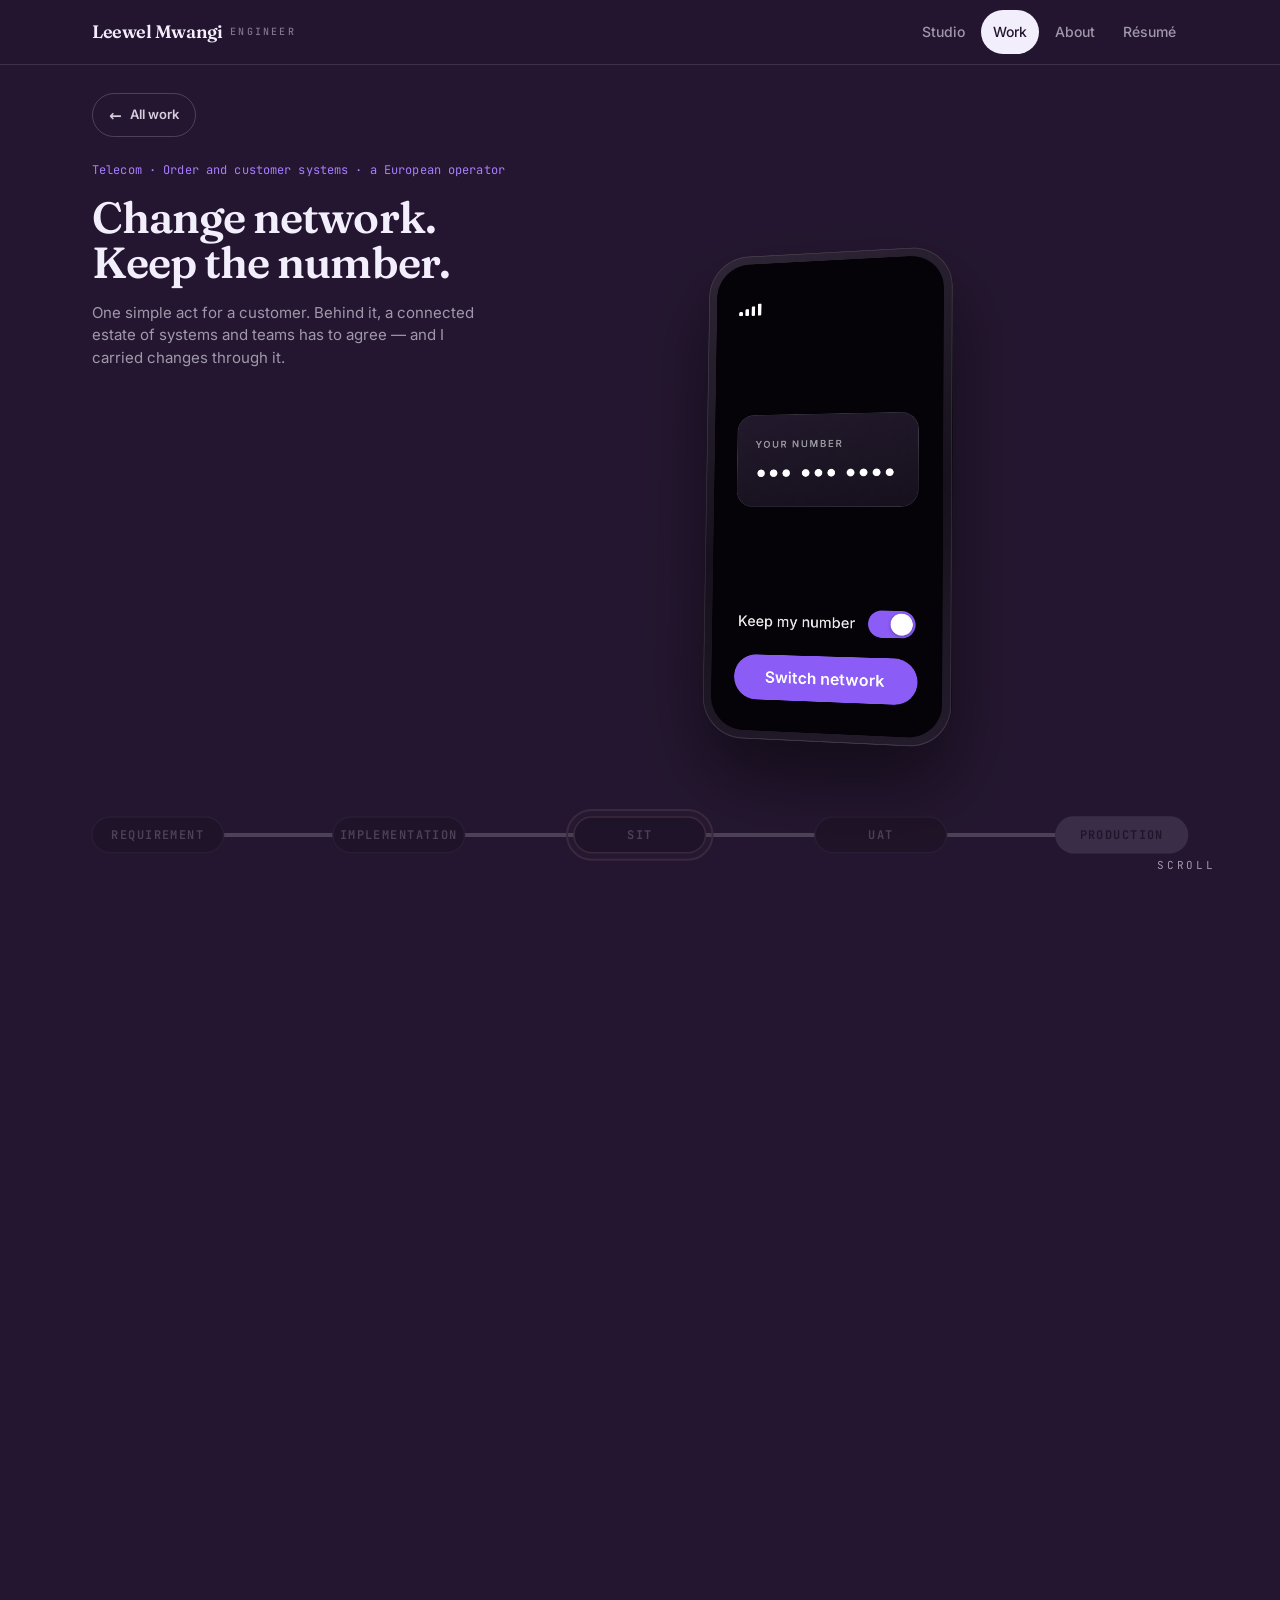
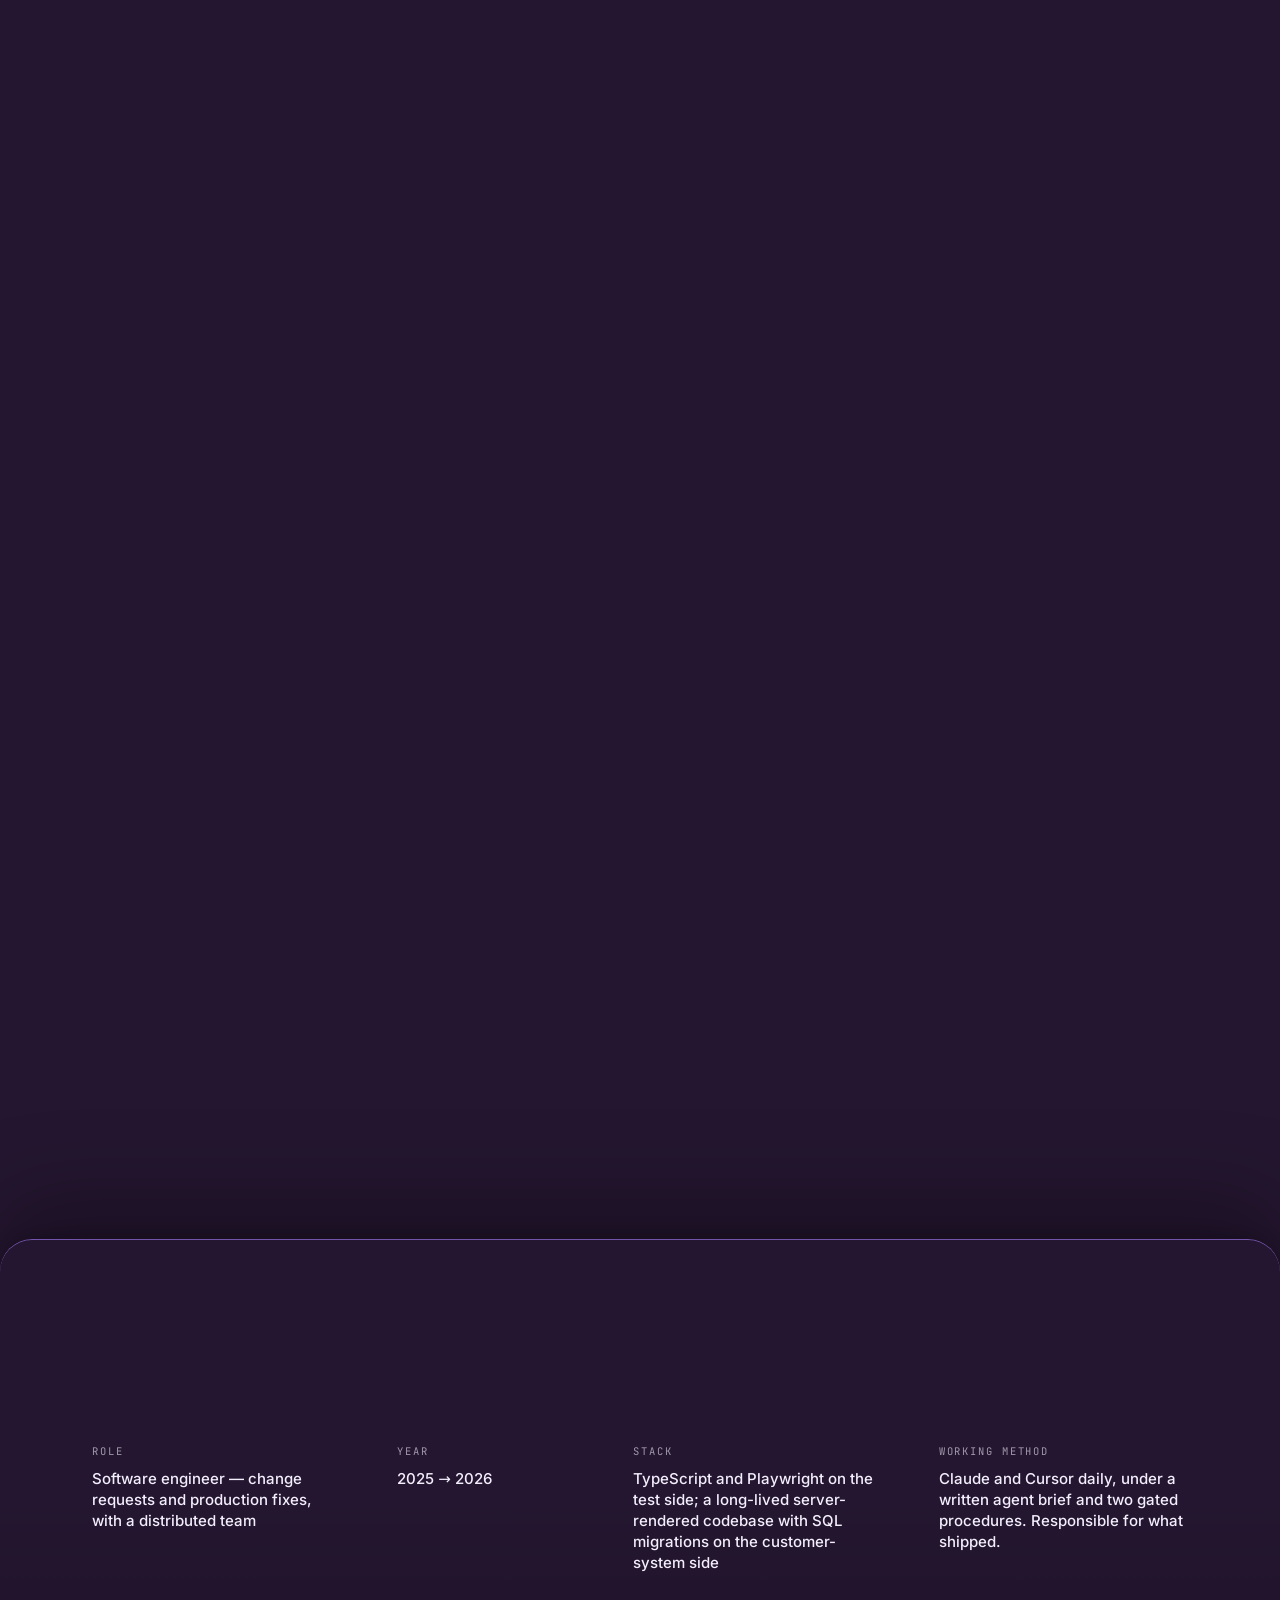
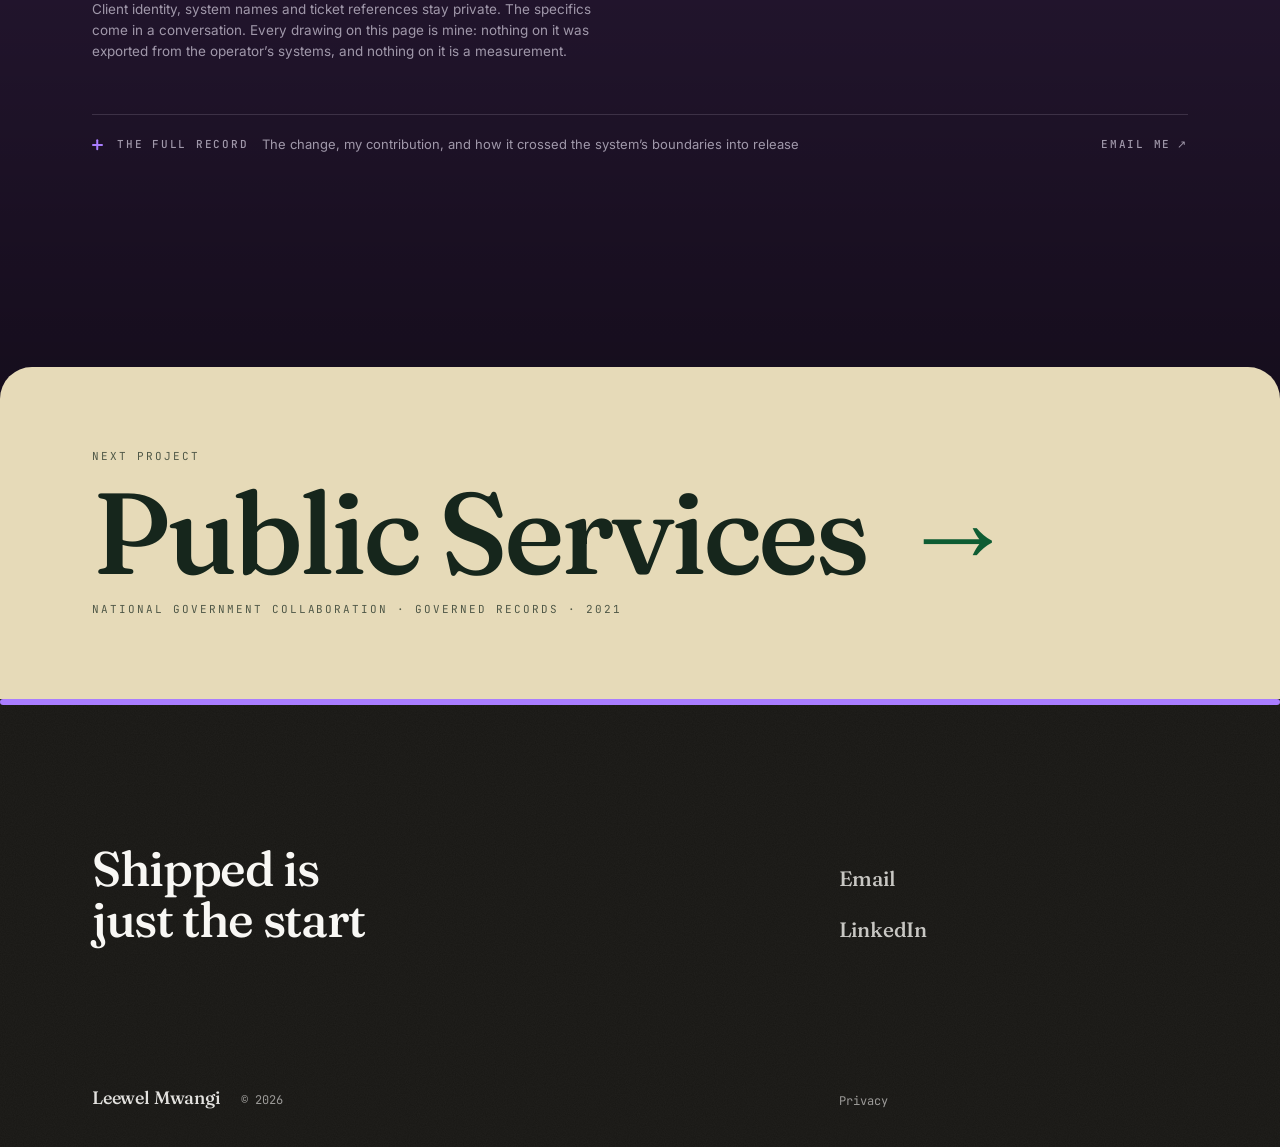
<file: work/telecom/index.html>
<!DOCTYPE html><html lang="en"><head><meta charSet="utf-8"/><meta name="viewport" content="width=device-width, initial-scale=1"/><link rel="stylesheet" href="/_next/static/css/dda6ed43df173816.css" data-precedence="next"/><link rel="stylesheet" href="/_next/static/css/31bce136018fc36a.css" data-precedence="next"/><link rel="stylesheet" href="/_next/static/css/b18c43d97103b0ef.css" data-precedence="next"/><link rel="stylesheet" href="/_next/static/css/24539f4addccb46e.css" data-precedence="next"/><link rel="stylesheet" href="/_next/static/css/61da9e2c5ded161c.css" data-precedence="next"/><link rel="stylesheet" href="/_next/static/css/77312ead7b3ea104.css" data-precedence="next"/><link rel="stylesheet" href="/_next/static/css/c4691c928c4bac59.css" data-precedence="next"/><link rel="preload" as="script" fetchPriority="low" href="/_next/static/chunks/webpack-2099aaf30e9140ea.js"/><script src="/_next/static/chunks/fd9d1056-462349e6a029f87e.js" async=""></script><script src="/_next/static/chunks/2117-c3ad4d7d2342abe8.js" async=""></script><script src="/_next/static/chunks/main-app-011ec1527de2dac9.js" async=""></script><script src="/_next/static/chunks/2972-194d198fec74020e.js" async=""></script><script src="/_next/static/chunks/5726-321fecac9c1182ab.js" async=""></script><script src="/_next/static/chunks/215-0a4afc60eec959ce.js" async=""></script><script src="/_next/static/chunks/6240-56ded23cb5dfcbb0.js" async=""></script><script src="/_next/static/chunks/2225-bf3eab88cabf53c5.js" async=""></script><script src="/_next/static/chunks/592-7f3bfb9130a3bf20.js" async=""></script><script src="/_next/static/chunks/787-8568f65dedabfa6e.js" async=""></script><script src="/_next/static/chunks/9722-2aca74b6327bba99.js" async=""></script><script src="/_next/static/chunks/8102-3cd572a08eb81100.js" async=""></script><script src="/_next/static/chunks/app/(en)/work/%5Bslug%5D/page-48322d4c2c2264c6.js" async=""></script><script src="/_next/static/chunks/8281-7dc2cb63730da8fa.js" async=""></script><script src="/_next/static/chunks/9128-c7b6d7492a2e07e2.js" async=""></script><script src="/_next/static/chunks/6845-509de89170e55fdf.js" async=""></script><script src="/_next/static/chunks/4430-9ac88a2e98d08e55.js" async=""></script><script src="/_next/static/chunks/app/(en)/layout-405a98cb6a3655e0.js" async=""></script><script src="/_next/static/chunks/app/(en)/template-c9d6f056e0727e8b.js" async=""></script><meta name="theme-color" content="#241630"/><title>Change network. Keep the number. · Leewel Mwangi</title><meta name="description" content="One simple act for a customer. Behind it, a connected estate of systems and teams has to agree — and I carried changes through it."/><meta property="og:title" content="Leewel Mwangi — Senior Software Engineer | Full-Stack Product Engineer"/><meta property="og:description" content="Seven years of production engineering across fintech, telecom, public-service platforms and real-time communication, in Nairobi."/><meta property="og:type" content="website"/><meta name="twitter:card" content="summary"/><meta name="twitter:title" content="Leewel Mwangi — Senior Software Engineer | Full-Stack Product Engineer"/><meta name="twitter:description" content="Seven years of production engineering across fintech, telecom, public-service platforms and real-time communication, in Nairobi."/><link rel="icon" href="/favicon.ico"/><script src="/_next/static/chunks/polyfills-42372ed130431b0a.js" noModule=""></script></head><body class="font-sans antialiased"><style data-project-themes="">:root:has([data-project-page][data-project-theme="chatsasa"]){color-scheme:dark;--paper:11 22 48;--surface:22 33 58;--raised:31 41 66;--ink:233 238 247;--muted:144 152 167;--faint:109 117 136;--line:51 61 84;--accent:79 131 255;--accent-soft:22 39 81;--accent-ink:79 131 255;--accent-2:79 131 255;--ink-paper:11 22 48;--ink-accent:79 131 255;--residue:79 131 255}
:root:has([data-project-page][data-project-theme="telecom"]){color-scheme:dark;--paper:36 22 48;--surface:46 33 58;--raised:55 41 66;--ink:243 238 252;--muted:160 152 170;--faint:129 119 140;--line:73 61 85;--accent:169 125 255;--accent-soft:57 38 81;--accent-ink:169 125 255;--accent-2:255 94 58;--ink-paper:36 22 48;--ink-accent:169 125 255;--residue:169 125 255}
:root:has([data-project-page][data-project-theme="publicServices"]){color-scheme:light;--paper:230 218 184;--surface:241 235 216;--raised:250 247 239;--ink:22 38 28;--muted:91 97 79;--faint:120 123 101;--line:188 182 153;--accent:14 92 51;--accent-soft:195 198 163;--accent-ink:14 92 51;--accent-2:212 163 38;--ink-paper:230 218 184;--ink-accent:14 92 51;--residue:14 92 51}
:root:has([data-project-page][data-project-theme="cards"]){color-scheme:dark;--paper:12 58 43;--surface:23 68 53;--raised:33 75 61;--ink:240 250 243;--muted:160 183 173;--faint:124 152 141;--line:53 93 79;--accent:155 227 184;--accent-soft:35 85 66;--accent-ink:155 227 184;--accent-2:155 227 184;--ink-paper:12 58 43;--ink-accent:155 227 184;--residue:155 227 184}
:root:has([data-project-page][data-project-theme="fingo"]){color-scheme:dark;--paper:111 47 242;--surface:118 57 243;--raised:124 66 243;--ink:255 255 255;--muted:242 236 254;--faint:209 188 251;--line:137 84 244;--accent:216 255 61;--accent-soft:128 80 213;--accent-ink:216 255 61;--accent-2:22 10 44;--ink-paper:111 47 242;--ink-accent:216 255 61;--residue:216 255 61}
:root:has([data-project-residue="chatsasa"]){--residue:79 131 255}
:root:has([data-project-residue="telecom"]){--residue:169 125 255}
:root:has([data-project-residue="publicServices"]){--residue:14 92 51}
:root:has([data-project-residue="cards"]){--residue:155 227 184}
:root:has([data-project-residue="fingo"]){--residue:216 255 61}</style><a href="#main" class="sr-only focus:not-sr-only focus:fixed focus:left-4 focus:top-4 focus:z-[100] focus:rounded-full focus:bg-ink focus:px-4 focus:py-2 focus:text-paper">Skip to content</a><header data-site-chrome="true" class="sticky top-0 z-40 border-b border-line/70 bg-paper/80 backdrop-blur-md"><nav class="container-content flex h-16 items-center justify-between gap-2"><a class="group flex min-h-[44px] shrink-0 items-center gap-2 whitespace-nowrap font-display text-[15.5px] font-semibold tracking-tight focus-visible:outline focus-visible:outline-2 focus-visible:outline-offset-2 focus-visible:outline-accent xs:text-[17px] sm:text-lg" href="/"><span>Leewel<span class="max-[399px]:sr-only"> Mwangi</span></span> <span class="hidden font-mono text-[10px] font-medium uppercase tracking-eyebrow text-faint sm:inline">Engineer</span><span class="sr-only">, <!-- -->Home</span></a><div class="-mr-2 flex min-w-0 items-center gap-0.5 overflow-x-auto [-ms-overflow-style:none] [scrollbar-width:none] sm:mr-0 sm:gap-1 [&amp;::-webkit-scrollbar]:hidden"><a class="inline-flex min-h-[44px] items-center shrink-0 whitespace-nowrap rounded-full px-2 py-1.5 text-[13px] max-[399px]:px-1.5 font-medium transition-colors focus-visible:outline focus-visible:outline-2 focus-visible:outline-offset-2 focus-visible:outline-accent sm:px-3 sm:text-sm text-muted hover:text-ink" href="/?path=studio">Studio</a><a aria-current="page" class="inline-flex min-h-[44px] items-center shrink-0 whitespace-nowrap rounded-full px-2 py-1.5 text-[13px] max-[399px]:px-1.5 font-medium transition-colors focus-visible:outline focus-visible:outline-2 focus-visible:outline-offset-2 focus-visible:outline-accent sm:px-3 sm:text-sm bg-ink text-paper" href="/work/">Work</a><a class="inline-flex min-h-[44px] items-center shrink-0 whitespace-nowrap rounded-full px-2 py-1.5 text-[13px] max-[399px]:px-1.5 font-medium transition-colors focus-visible:outline focus-visible:outline-2 focus-visible:outline-offset-2 focus-visible:outline-accent sm:px-3 sm:text-sm text-muted hover:text-ink" href="/about/">About</a><a class="inline-flex min-h-[44px] items-center shrink-0 whitespace-nowrap rounded-full px-2 py-1.5 text-[13px] max-[399px]:px-1.5 font-medium transition-colors focus-visible:outline focus-visible:outline-2 focus-visible:outline-offset-2 focus-visible:outline-accent sm:px-3 sm:text-sm text-muted hover:text-ink" href="/resume/">Résumé</a></div></nav></header><main id="main"><article data-project-page="" data-project-theme="telecom" data-project="telecom" data-project-route="telecom" data-project-layout="bleed" class="relative"><div data-case-back="true" data-variant="inline" class="container-content pointer-events-none absolute inset-x-0 top-5 z-30 print:hidden md:top-7"><a data-cursor="back" class="group pointer-events-auto inline-flex min-h-[44px] items-center gap-2 rounded-full border border-ink/20 px-4 text-[13px] font-semibold text-ink/85 transition-colors duration-200 hover:border-ink/45 hover:text-ink focus-visible:outline focus-visible:outline-2 focus-visible:outline-offset-2 focus-visible:outline-accent motion-reduce:transition-none" href="/work/"><span aria-hidden="true" class="text-[15px] leading-none transition-transform duration-200 group-hover:-translate-x-0.5 motion-reduce:transition-none">←</span>All work</a></div><style data-project-registers="telecom">[data-project-page][data-project-theme="telecom"] [data-register="base"]{color-scheme:dark;--paper:36 22 48;--surface:46 33 58;--raised:55 41 66;--ink:243 238 252;--muted:160 152 170;--faint:129 119 140;--line:73 61 85;--accent:169 125 255;--accent-soft:57 38 81;--accent-ink:169 125 255;--accent-2:255 94 58;--ink-paper:36 22 48;--ink-accent:169 125 255;background-color:rgb(var(--paper));color:rgb(var(--ink))}
[data-project-page][data-project-theme="telecom"] [data-register="deep"]{color-scheme:dark;--paper:12 7 15;--surface:24 19 27;--raised:33 28 36;--ink:243 238 252;--muted:151 146 157;--faint:111 106 117;--line:54 49 58;--accent:169 125 255;--accent-soft:37 26 53;--accent-ink:169 125 255;--accent-2:255 94 58;--ink-paper:12 7 15;--ink-accent:169 125 255;background-color:rgb(var(--paper));color:rgb(var(--ink))}
:root:has([data-project-page][data-project-theme="telecom"][data-chrome="deep"]){color-scheme:dark;--paper:12 7 15;--surface:24 19 27;--raised:33 28 36;--ink:243 238 252;--muted:151 146 157;--faint:111 106 117;--line:54 49 58;--accent:169 125 255;--accent-soft:37 26 53;--accent-ink:169 125 255;--accent-2:255 94 58;--ink-paper:12 7 15;--ink-accent:169 125 255}
[data-project-page][data-project-theme="telecom"] [data-register="surface"]{color-scheme:light;--paper:250 248 254;--surface:252 251 254;--raised:254 253 255;--ink:12 7 15;--muted:107 103 111;--faint:143 140 146;--line:202 200 206;--accent:107 44 145;--accent-soft:227 215 237;--accent-ink:107 44 145;--accent-2:255 94 58;--ink-paper:250 248 254;--ink-accent:107 44 145;background-color:rgb(var(--paper));color:rgb(var(--ink))}
:root:has([data-project-page][data-project-theme="telecom"][data-chrome="surface"]){color-scheme:light;--paper:250 248 254;--surface:252 251 254;--raised:254 253 255;--ink:12 7 15;--muted:107 103 111;--faint:143 140 146;--line:202 200 206;--accent:107 44 145;--accent-soft:227 215 237;--accent-ink:107 44 145;--accent-2:255 94 58;--ink-paper:250 248 254;--ink-accent:107 44 145}
[data-project-page][data-project-theme="telecom"] [data-register="signal"]{color-scheme:light;--paper:169 125 255;--surface:208 184 255;--raised:236 226 255;--ink:12 7 15;--muted:51 36 75;--faint:81 59 121;--line:138 101 207;--accent:36 22 48;--accent-soft:148 109 222;--accent-ink:36 22 48;--accent-2:255 94 58;--ink-paper:169 125 255;--ink-accent:36 22 48;background-color:rgb(var(--paper));color:rgb(var(--ink))}
:root:has([data-project-page][data-project-theme="telecom"][data-chrome="signal"]){color-scheme:light;--paper:169 125 255;--surface:208 184 255;--raised:236 226 255;--ink:12 7 15;--muted:51 36 75;--faint:81 59 121;--line:138 101 207;--accent:36 22 48;--accent-soft:148 109 222;--accent-ink:36 22 48;--accent-2:255 94 58;--ink-paper:169 125 255;--ink-accent:36 22 48}
@media (prefers-reduced-motion: no-preference){:root:has([data-project-page][data-project-theme="telecom"]) header[data-site-chrome]{transition:background-color .32s ease,border-color .32s ease}:root:has([data-project-page][data-project-theme="telecom"]) header[data-site-chrome] a{transition:background-color .32s ease,color .16s ease,border-color .32s ease}}
:root:has([data-project-page][data-project-theme="telecom"][data-chrome]) header[data-site-chrome]{background-color:rgb(var(--paper))}</style><div class="telecomWorld_case__cpiQn" data-telecom-case=""><div class="telecomWorld_stage__VDnME" data-world-stage="" aria-hidden="true"><div class="telecomWorld_viewport__CZwvD" data-viewport="" style="--ground-base:36 22 48;--ground-surface:250 248 254"><div class="telecomWorld_scene__CMp0D " style="--tx:-330.000;--ty:40.000;--tz:0.000;--d:900.000;--yaw:0.000;--pitch:0.000;--light:0.000;--world:0.000;--toggle:1.000;--press:0.000;--ask:1.000;--sw:0.000;--net:0.000;--kept:0.000;--tok-x:18.160;--tok-y:-62.933;--tok-z:-95.656;--tok-on:0.000;--tok-s:1.000;--place:0.000;--sheet:0.000;--sheet-s:0.720;--sheet-come:-420.000;--sheet-on:0.000;--hush:0.000;--lit:0.000;--others:0.000;--phone-x:0.000;--phone-y:0.000;--phone-z:0.000;--phone-ry:-16.000;--phone-rx:4.000;--s-0-x:-165.350;--s-0-y:-254.879;--s-0-z:-126.457;--s-0-ry:-16.000;--s-0-s:0.360;--s-0-on:0.000;--s-1-x:-165.350;--s-1-y:-235.679;--s-1-z:-156.457;--s-1-ry:-16.000;--s-1-s:0.360;--s-1-on:0.000;--s-2-x:-184.969;--s-2-y:-248.479;--s-2-z:-183.480;--s-2-ry:-16.000;--s-2-s:0.360;--s-2-on:0.000;--s-3-x:-204.587;--s-3-y:-274.079;--s-3-z:-210.504;--s-3-ry:-16.000;--s-3-s:0.360;--s-3-on:0.000;--s-4-x:-152.271;--s-4-y:-216.479;--s-4-z:-248.442;--s-4-ry:-16.000;--s-4-s:0.360;--s-4-on:0.000;--open-0:0.000;--seat-0:0.000;--ack-0:0.000;--open-1:0.000;--seat-1:0.000;--ack-1:0.000;--open-2:0.000;--seat-2:0.000;--ack-2:0.000;--open-3:0.000;--seat-3:0.000;--ack-3:0.000;--open-4:0.000;--seat-4:0.000;--ack-4:0.000;--tok-ry:-16.000;--tok-rx:4.000;--j-0-x:2600.000;--j-0-y:-760.000;--j-0-z:-500.000;--j-0-ry:0.000;--j-0-rx:0.000;--j-0-on:0.000;--j-1-x:2600.000;--j-1-y:-760.000;--j-1-z:-500.000;--j-1-ry:0.000;--j-1-rx:0.000;--j-1-on:0.000;--j-2-x:2600.000;--j-2-y:-760.000;--j-2-z:-500.000;--j-2-ry:0.000;--j-2-rx:0.000;--j-2-on:0.000;--j-3-x:2600.000;--j-3-y:-760.000;--j-3-z:-500.000;--j-3-ry:0.000;--j-3-rx:0.000;--j-3-on:0.000;--jopen-0:0.000;--jseat-0:0.000;--jack-0:0.000;--jopen-1:0.000;--jseat-1:0.000;--jack-1:0.000;--jopen-2:0.000;--jseat-2:0.000;--jack-2:0.000;--jopen-3:0.000;--jseat-3:0.000;--jack-3:0.000;--jopen-4:0.000;--jseat-4:0.000;--jack-4:0.000;--card-0-x:-37.000;--card-0-y:-126.000;--card-0-z:1.000;--card-0-s:0.120;--card-0-on:0.000;--line-0:0.000;--card-1-x:-20.000;--card-1-y:-86.000;--card-1-z:1.000;--card-1-s:0.120;--card-1-on:0.000;--line-1:0.000;--card-2-x:-74.000;--card-2-y:-46.000;--card-2-z:1.000;--card-2-s:0.120;--card-2-on:0.000;--line-2:0.000;--folded:0.000" data-scene=""><div class="telecomWorld_wall__vAJqN" aria-hidden="true" style="--wx:-200;--wy:-300;--wz:-2300;--wr:1900;--wstep:12;--ww:400;--wh:1300"><i style="--k:-4"></i><i style="--k:-3"></i><i style="--k:-2"></i><i style="--k:-1"></i><i style="--k:0"></i><i style="--k:1"></i><i style="--k:2"></i><i style="--k:3"></i><i style="--k:4"></i></div><div class="telecomWorld_surface__08m_E" data-surface="customer" style="--sw:560;--sh:800;--sx:var(--s-0-x);--sy:var(--s-0-y);--sz:var(--s-0-z);--sry:var(--s-0-ry);--ss:var(--s-0-s);--son:var(--s-0-on);--dock-y:60%;--open:max(var(--open-0), var(--jopen-0));--seat:max(var(--seat-0), var(--jseat-0));--ack:max(var(--ack-0), var(--jack-0))"><span class="telecomWorld_surfaceWord__i4r0F">Account</span><i class="telecomWorld_seam__QlZ7x" data-seam=""></i><i class="telecomWorld_answered__aDPgb" data-answered=""></i><i class="telecomWorld_haze__lt1kx" data-haze=""></i><span class="telecomWorld_marks__QBaYh" aria-hidden="true"><i></i><i></i><i></i></span></div><div class="telecomWorld_surface__08m_E" data-surface="orders" style="--sw:560;--sh:740;--sx:var(--s-1-x);--sy:var(--s-1-y);--sz:var(--s-1-z);--sry:var(--s-1-ry);--ss:var(--s-1-s);--son:var(--s-1-on);--dock-y:60%;--open:max(var(--open-1), var(--jopen-1));--seat:max(var(--seat-1), var(--jseat-1));--ack:max(var(--ack-1), var(--jack-1))"><span class="telecomWorld_surfaceWord__i4r0F">Orders</span><i class="telecomWorld_seam__QlZ7x" data-seam=""></i><i class="telecomWorld_answered__aDPgb" data-answered=""></i><i class="telecomWorld_haze__lt1kx" data-haze=""></i></div><div class="telecomWorld_surface__08m_E" data-surface="billing" style="--sw:620;--sh:780;--sx:var(--s-2-x);--sy:var(--s-2-y);--sz:var(--s-2-z);--sry:var(--s-2-ry);--ss:var(--s-2-s);--son:var(--s-2-on);--dock-y:60%;--open:max(var(--open-2), var(--jopen-2));--seat:max(var(--seat-2), var(--jseat-2));--ack:max(var(--ack-2), var(--jack-2))"><span class="telecomWorld_surfaceWord__i4r0F">Billing</span><i class="telecomWorld_seam__QlZ7x" data-seam=""></i><i class="telecomWorld_answered__aDPgb" data-answered=""></i><i class="telecomWorld_haze__lt1kx" data-haze=""></i></div><div class="telecomWorld_surface__08m_E" data-surface="network" style="--sw:680;--sh:860;--sx:var(--s-3-x);--sy:var(--s-3-y);--sz:var(--s-3-z);--sry:var(--s-3-ry);--ss:var(--s-3-s);--son:var(--s-3-on);--dock-y:60%;--open:max(var(--open-3), var(--jopen-3));--seat:max(var(--seat-3), var(--jseat-3));--ack:max(var(--ack-3), var(--jack-3))"><span class="telecomWorld_surfaceWord__i4r0F">Network</span><i class="telecomWorld_seam__QlZ7x" data-seam=""></i><i class="telecomWorld_answered__aDPgb" data-answered=""></i><i class="telecomWorld_haze__lt1kx" data-haze=""></i></div><div class="telecomWorld_surface__08m_E" data-surface="other" style="--sw:520;--sh:680;--sx:var(--s-4-x);--sy:var(--s-4-y);--sz:var(--s-4-z);--sry:var(--s-4-ry);--ss:var(--s-4-s);--son:var(--s-4-on);--dock-y:60%;--open:max(var(--open-4), var(--jopen-4));--seat:max(var(--seat-4), var(--jseat-4));--ack:max(var(--ack-4), var(--jack-4))"><span class="telecomWorld_surfaceWord__i4r0F">Previous provider</span><i class="telecomWorld_seam__QlZ7x" data-seam=""></i><i class="telecomWorld_answered__aDPgb" data-answered=""></i><i class="telecomWorld_haze__lt1kx" data-haze=""></i></div><div class="telecomWorld_sheet__PKHiw" data-sheet="" style="--sx:610;--sy:-220;--sz:-600;--sry:-12;--sw:500;--sh:640"><div class="telecomWorld_paper___lbNc" data-paper=""><span class="telecomWorld_sheetTitle__F09Cy">One requirement</span><i data-line="0" style="--drawn:var(--line-0)"></i><i data-line="1" style="--drawn:var(--line-1)"></i><i data-line="2" style="--drawn:var(--line-2)"></i><i></i></div><div class="telecomWorld_card__v9_eZ" data-card="0" style="--cx:var(--card-0-x);--cy:var(--card-0-y);--cz:var(--card-0-z);--cs:var(--card-0-s);--con:var(--card-0-on)"><span>Order form</span><i></i><i></i></div><div class="telecomWorld_card__v9_eZ" data-card="1" style="--cx:var(--card-1-x);--cy:var(--card-1-y);--cz:var(--card-1-z);--cs:var(--card-1-s);--con:var(--card-1-on)"><span>Checks</span><i></i><i></i></div><div class="telecomWorld_card__v9_eZ" data-card="2" style="--cx:var(--card-2-x);--cy:var(--card-2-y);--cz:var(--card-2-z);--cs:var(--card-2-s);--con:var(--card-2-on)"><span>Data</span><i></i><i></i></div></div><div class="telecomWorld_journey__tMBIr" data-journey="plan" aria-hidden="true" style="--jx:var(--j-0-x);--jy:var(--j-0-y);--jz:var(--j-0-z);--jry:var(--j-0-ry);--jrx:var(--j-0-rx);--jon:var(--j-0-on)"><span class="telecomWorld_numberLabel__sTOcl">Another customer</span><span>Plan change</span></div><div class="telecomWorld_journey__tMBIr" data-journey="device" aria-hidden="true" style="--jx:var(--j-1-x);--jy:var(--j-1-y);--jz:var(--j-1-z);--jry:var(--j-1-ry);--jrx:var(--j-1-rx);--jon:var(--j-1-on)"><span class="telecomWorld_numberLabel__sTOcl">Another customer</span><span>Device plan</span></div><div class="telecomWorld_journey__tMBIr" data-journey="bill" aria-hidden="true" style="--jx:var(--j-2-x);--jy:var(--j-2-y);--jz:var(--j-2-z);--jry:var(--j-2-ry);--jrx:var(--j-2-rx);--jon:var(--j-2-on)"><span class="telecomWorld_numberLabel__sTOcl">Another customer</span><span>Billing status</span></div><div class="telecomWorld_journey__tMBIr" data-journey="esim" aria-hidden="true" style="--jx:var(--j-3-x);--jy:var(--j-3-y);--jz:var(--j-3-z);--jry:var(--j-3-ry);--jrx:var(--j-3-rx);--jon:var(--j-3-on)"><span class="telecomWorld_numberLabel__sTOcl">Another customer</span><span>eSIM</span></div><div class="telecomWorld_numberFace__lqUm_ telecomWorld_token__gGThI" data-request=""><span class="telecomWorld_numberLabel__sTOcl">Your number</span><span class="telecomWorld_number__tX_ZS">•••  •••  ••••</span></div><div class="telecomWorld_phone__B1SwN" data-phone=""><div class="telecomWorld_shellBack__tKQgb"></div><div class="telecomWorld_shell__K_AmQ"><div class="telecomWorld_screen__RDBQW"><div class="telecomWorld_status__FXEUo"><span class="telecomWorld_signal__Q_FaE"><i></i><i></i><i></i><i></i></span><span class="telecomWorld_network__x62CP" data-network=""><span class="telecomWorld_before__qjYHb">Switching network</span><span class="telecomWorld_after__W1zIR">Connected</span></span></div><i class="telecomWorld_numberPlace___Ttft" data-number-place=""></i><div class="telecomWorld_numberFace__lqUm_ telecomWorld_numberCard__oW1wZ" data-number-card=""><span class="telecomWorld_numberLabel__sTOcl">Your number</span><span class="telecomWorld_number__tX_ZS">•••  •••  ••••</span></div><div class="telecomWorld_foot__rdLCb"><div class="telecomWorld_ask__ip_FG" data-ask=""><span class="telecomWorld_keep__h5nsy"><span>Keep my number</span><i class="telecomWorld_toggle__rnX6q"></i></span><span class="telecomWorld_go___BvXx">Switch network</span></div><div class="telecomWorld_keptRow__DXNr3" data-kept=""><i class="telecomWorld_keptDisc__J_Sgk"></i><span>Number kept</span></div></div></div></div></div></div></div></div><div class="telecomWorld_document__uE4O9"><section class="telecomWorld_arrival__TlqYR" data-cam="0" data-step="keep" data-register="base"><div class="container-content"><header class="border-b border-line telecomWorld_head__WK6w_ telecomLine_header__II8E2"><div class="telecomWorld_headWords__CYJPB"><p class="t-meta text-accent-ink">Telecom · Order and customer systems · a European operator</p><h1 class="telecomWorld_claim__RA1gS">Change network. Keep the number.</h1><p class="telecomWorld_lede__Lijg5">One simple act for a customer. Behind it, a connected estate of systems and teams has to agree — and I carried changes through it.</p></div><div class="telecomWorld_rail__NF0vA"><div class="telecomLine_line__x0EAX" aria-hidden="true" data-telecom-line="" style="--p-ground:#241630;--p-ink:#f3eefc;--p-accent:#a97dff;--p-dim:#4b3566;--p-second:#ff5e3a"><span class="telecomLine_rest__YBrJA" data-entrance-late="" data-line-part="rest"></span><span class="telecomLine_crossing__VX_ZS" data-entrance-late=""></span><span class="telecomLine_upstream___1qqc" data-entrance-late=""></span><span class="telecomLine_downstream__PRtNu" data-entrance-late="" data-line-part="downstream"></span><span class="telecomLine_stop__YVzBV" data-stop="requirement" style="--i:0" data-entrance-late=""><svg class="telecomLine_d__BfBbV" viewBox="-8 -8 148 52" aria-hidden="true"><rect class="telecomLine_card__E9nU2" x="0" y="0" width="132" height="36" rx="18"></rect><text class="telecomLine_name__A6XTc" x="66" y="22" text-anchor="middle">REQUIREMENT</text></svg></span><span class="telecomLine_stop__YVzBV" data-stop="implementation" style="--i:1" data-entrance-late=""><svg class="telecomLine_d__BfBbV" viewBox="-8 -8 148 52" aria-hidden="true"><rect class="telecomLine_card__E9nU2" x="0" y="0" width="132" height="36" rx="18"></rect><text class="telecomLine_name__A6XTc" x="66" y="22" text-anchor="middle">IMPLEMENTATION</text></svg></span><span class="telecomLine_stop__YVzBV" data-stop="sit" data-phone="" style="--i:2" data-entrance-evidence=""><svg class="telecomLine_d__BfBbV" viewBox="-8 -8 148 52" aria-hidden="true"><rect class="telecomLine_ring__ao03U" x="-7" y="-7" width="146" height="50" rx="25"></rect><rect class="telecomLine_card__E9nU2" x="0" y="0" width="132" height="36" rx="18"></rect><text class="telecomLine_name__A6XTc" x="66" y="22" text-anchor="middle">SIT</text></svg><svg class="telecomLine_m__Ep8Jt" viewBox="-8 -8 134 50" aria-hidden="true"><rect class="telecomLine_ring__ao03U" x="-7" y="-7" width="132" height="48" rx="24"></rect><rect class="telecomLine_card__E9nU2" x="0" y="0" width="118" height="34" rx="17"></rect><text class="telecomLine_name__A6XTc" x="59" y="21" text-anchor="middle">SIT</text></svg></span><span class="telecomLine_stop__YVzBV" data-stop="uat" style="--i:3" data-entrance-late=""><svg class="telecomLine_d__BfBbV" viewBox="-8 -8 148 52" aria-hidden="true"><rect class="telecomLine_card__E9nU2" x="0" y="0" width="132" height="36" rx="18"></rect><text class="telecomLine_name__A6XTc" x="66" y="22" text-anchor="middle">UAT</text></svg></span><span class="telecomLine_stop__YVzBV" data-stop="production" data-phone="" style="--i:4" data-entrance-late=""><svg class="telecomLine_d__BfBbV" viewBox="-8 -8 148 52" aria-hidden="true"><rect class="telecomLine_card__E9nU2" x="0" y="0" width="132" height="36" rx="18"></rect><text class="telecomLine_name__A6XTc" x="66" y="22" text-anchor="middle">PRODUCTION</text><g class="telecomLine_lit__KQpdJ" data-line-part="lit"><rect x="0" y="0" width="132" height="36" rx="18"></rect><text x="66" y="22" text-anchor="middle">PRODUCTION</text></g></svg><svg class="telecomLine_m__Ep8Jt" viewBox="-8 -8 134 50" aria-hidden="true"><rect class="telecomLine_card__E9nU2" x="0" y="0" width="118" height="34" rx="17"></rect><text class="telecomLine_name__A6XTc" x="59" y="21" text-anchor="middle">PRODUCTION</text><g class="telecomLine_lit__KQpdJ" data-line-part="lit"><rect x="0" y="0" width="118" height="34" rx="17"></rect><text x="59" y="21" text-anchor="middle">PRODUCTION</text></g></svg></span></div></div></header><figure class="telecomWorld_figure__VMU5v telecomWorld_first__c8UPv"><div class="telecomWorld_viewport__CZwvD telecomWorld_still___Lx3K" data-still="" style="--ground-base:36 22 48;--ground-surface:250 248 254" aria-hidden="true"><div class="telecomWorld_scene__CMp0D " style="--tx:-330.000;--ty:40.000;--tz:0.000;--d:900.000;--yaw:0.000;--pitch:0.000;--light:0.000;--world:0.000;--toggle:1.000;--press:0.000;--ask:1.000;--sw:0.000;--net:0.000;--kept:0.000;--tok-x:18.160;--tok-y:-62.933;--tok-z:-95.656;--tok-on:0.000;--tok-s:1.000;--place:0.000;--sheet:0.000;--sheet-s:0.720;--sheet-come:-420.000;--sheet-on:0.000;--hush:0.000;--lit:0.000;--others:0.000;--phone-x:0.000;--phone-y:0.000;--phone-z:0.000;--phone-ry:-16.000;--phone-rx:4.000;--s-0-x:-165.350;--s-0-y:-254.879;--s-0-z:-126.457;--s-0-ry:-16.000;--s-0-s:0.360;--s-0-on:0.000;--s-1-x:-165.350;--s-1-y:-235.679;--s-1-z:-156.457;--s-1-ry:-16.000;--s-1-s:0.360;--s-1-on:0.000;--s-2-x:-184.969;--s-2-y:-248.479;--s-2-z:-183.480;--s-2-ry:-16.000;--s-2-s:0.360;--s-2-on:0.000;--s-3-x:-204.587;--s-3-y:-274.079;--s-3-z:-210.504;--s-3-ry:-16.000;--s-3-s:0.360;--s-3-on:0.000;--s-4-x:-152.271;--s-4-y:-216.479;--s-4-z:-248.442;--s-4-ry:-16.000;--s-4-s:0.360;--s-4-on:0.000;--open-0:0.000;--seat-0:0.000;--ack-0:0.000;--open-1:0.000;--seat-1:0.000;--ack-1:0.000;--open-2:0.000;--seat-2:0.000;--ack-2:0.000;--open-3:0.000;--seat-3:0.000;--ack-3:0.000;--open-4:0.000;--seat-4:0.000;--ack-4:0.000;--tok-ry:-16.000;--tok-rx:4.000;--j-0-x:2600.000;--j-0-y:-760.000;--j-0-z:-500.000;--j-0-ry:0.000;--j-0-rx:0.000;--j-0-on:0.000;--j-1-x:2600.000;--j-1-y:-760.000;--j-1-z:-500.000;--j-1-ry:0.000;--j-1-rx:0.000;--j-1-on:0.000;--j-2-x:2600.000;--j-2-y:-760.000;--j-2-z:-500.000;--j-2-ry:0.000;--j-2-rx:0.000;--j-2-on:0.000;--j-3-x:2600.000;--j-3-y:-760.000;--j-3-z:-500.000;--j-3-ry:0.000;--j-3-rx:0.000;--j-3-on:0.000;--jopen-0:0.000;--jseat-0:0.000;--jack-0:0.000;--jopen-1:0.000;--jseat-1:0.000;--jack-1:0.000;--jopen-2:0.000;--jseat-2:0.000;--jack-2:0.000;--jopen-3:0.000;--jseat-3:0.000;--jack-3:0.000;--jopen-4:0.000;--jseat-4:0.000;--jack-4:0.000;--card-0-x:-37.000;--card-0-y:-126.000;--card-0-z:1.000;--card-0-s:0.120;--card-0-on:0.000;--line-0:0.000;--card-1-x:-20.000;--card-1-y:-86.000;--card-1-z:1.000;--card-1-s:0.120;--card-1-on:0.000;--line-1:0.000;--card-2-x:-74.000;--card-2-y:-46.000;--card-2-z:1.000;--card-2-s:0.120;--card-2-on:0.000;--line-2:0.000;--folded:0.000" data-scene=""><div class="telecomWorld_wall__vAJqN" aria-hidden="true" style="--wx:-200;--wy:-300;--wz:-2300;--wr:1900;--wstep:12;--ww:400;--wh:1300"><i style="--k:-4"></i><i style="--k:-3"></i><i style="--k:-2"></i><i style="--k:-1"></i><i style="--k:0"></i><i style="--k:1"></i><i style="--k:2"></i><i style="--k:3"></i><i style="--k:4"></i></div><div class="telecomWorld_surface__08m_E" data-surface="customer" style="--sw:560;--sh:800;--sx:var(--s-0-x);--sy:var(--s-0-y);--sz:var(--s-0-z);--sry:var(--s-0-ry);--ss:var(--s-0-s);--son:var(--s-0-on);--dock-y:60%;--open:max(var(--open-0), var(--jopen-0));--seat:max(var(--seat-0), var(--jseat-0));--ack:max(var(--ack-0), var(--jack-0))"><span class="telecomWorld_surfaceWord__i4r0F">Account</span><i class="telecomWorld_seam__QlZ7x" data-seam=""></i><i class="telecomWorld_answered__aDPgb" data-answered=""></i><i class="telecomWorld_haze__lt1kx" data-haze=""></i><span class="telecomWorld_marks__QBaYh" aria-hidden="true"><i></i><i></i><i></i></span></div><div class="telecomWorld_surface__08m_E" data-surface="orders" style="--sw:560;--sh:740;--sx:var(--s-1-x);--sy:var(--s-1-y);--sz:var(--s-1-z);--sry:var(--s-1-ry);--ss:var(--s-1-s);--son:var(--s-1-on);--dock-y:60%;--open:max(var(--open-1), var(--jopen-1));--seat:max(var(--seat-1), var(--jseat-1));--ack:max(var(--ack-1), var(--jack-1))"><span class="telecomWorld_surfaceWord__i4r0F">Orders</span><i class="telecomWorld_seam__QlZ7x" data-seam=""></i><i class="telecomWorld_answered__aDPgb" data-answered=""></i><i class="telecomWorld_haze__lt1kx" data-haze=""></i></div><div class="telecomWorld_surface__08m_E" data-surface="billing" style="--sw:620;--sh:780;--sx:var(--s-2-x);--sy:var(--s-2-y);--sz:var(--s-2-z);--sry:var(--s-2-ry);--ss:var(--s-2-s);--son:var(--s-2-on);--dock-y:60%;--open:max(var(--open-2), var(--jopen-2));--seat:max(var(--seat-2), var(--jseat-2));--ack:max(var(--ack-2), var(--jack-2))"><span class="telecomWorld_surfaceWord__i4r0F">Billing</span><i class="telecomWorld_seam__QlZ7x" data-seam=""></i><i class="telecomWorld_answered__aDPgb" data-answered=""></i><i class="telecomWorld_haze__lt1kx" data-haze=""></i></div><div class="telecomWorld_surface__08m_E" data-surface="network" style="--sw:680;--sh:860;--sx:var(--s-3-x);--sy:var(--s-3-y);--sz:var(--s-3-z);--sry:var(--s-3-ry);--ss:var(--s-3-s);--son:var(--s-3-on);--dock-y:60%;--open:max(var(--open-3), var(--jopen-3));--seat:max(var(--seat-3), var(--jseat-3));--ack:max(var(--ack-3), var(--jack-3))"><span class="telecomWorld_surfaceWord__i4r0F">Network</span><i class="telecomWorld_seam__QlZ7x" data-seam=""></i><i class="telecomWorld_answered__aDPgb" data-answered=""></i><i class="telecomWorld_haze__lt1kx" data-haze=""></i></div><div class="telecomWorld_surface__08m_E" data-surface="other" style="--sw:520;--sh:680;--sx:var(--s-4-x);--sy:var(--s-4-y);--sz:var(--s-4-z);--sry:var(--s-4-ry);--ss:var(--s-4-s);--son:var(--s-4-on);--dock-y:60%;--open:max(var(--open-4), var(--jopen-4));--seat:max(var(--seat-4), var(--jseat-4));--ack:max(var(--ack-4), var(--jack-4))"><span class="telecomWorld_surfaceWord__i4r0F">Previous provider</span><i class="telecomWorld_seam__QlZ7x" data-seam=""></i><i class="telecomWorld_answered__aDPgb" data-answered=""></i><i class="telecomWorld_haze__lt1kx" data-haze=""></i></div><div class="telecomWorld_sheet__PKHiw" data-sheet="" style="--sx:610;--sy:-220;--sz:-600;--sry:-12;--sw:500;--sh:640"><div class="telecomWorld_paper___lbNc" data-paper=""><span class="telecomWorld_sheetTitle__F09Cy">One requirement</span><i data-line="0" style="--drawn:var(--line-0)"></i><i data-line="1" style="--drawn:var(--line-1)"></i><i data-line="2" style="--drawn:var(--line-2)"></i><i></i></div><div class="telecomWorld_card__v9_eZ" data-card="0" style="--cx:var(--card-0-x);--cy:var(--card-0-y);--cz:var(--card-0-z);--cs:var(--card-0-s);--con:var(--card-0-on)"><span>Order form</span><i></i><i></i></div><div class="telecomWorld_card__v9_eZ" data-card="1" style="--cx:var(--card-1-x);--cy:var(--card-1-y);--cz:var(--card-1-z);--cs:var(--card-1-s);--con:var(--card-1-on)"><span>Checks</span><i></i><i></i></div><div class="telecomWorld_card__v9_eZ" data-card="2" style="--cx:var(--card-2-x);--cy:var(--card-2-y);--cz:var(--card-2-z);--cs:var(--card-2-s);--con:var(--card-2-on)"><span>Data</span><i></i><i></i></div></div><div class="telecomWorld_journey__tMBIr" data-journey="plan" aria-hidden="true" style="--jx:var(--j-0-x);--jy:var(--j-0-y);--jz:var(--j-0-z);--jry:var(--j-0-ry);--jrx:var(--j-0-rx);--jon:var(--j-0-on)"><span class="telecomWorld_numberLabel__sTOcl">Another customer</span><span>Plan change</span></div><div class="telecomWorld_journey__tMBIr" data-journey="device" aria-hidden="true" style="--jx:var(--j-1-x);--jy:var(--j-1-y);--jz:var(--j-1-z);--jry:var(--j-1-ry);--jrx:var(--j-1-rx);--jon:var(--j-1-on)"><span class="telecomWorld_numberLabel__sTOcl">Another customer</span><span>Device plan</span></div><div class="telecomWorld_journey__tMBIr" data-journey="bill" aria-hidden="true" style="--jx:var(--j-2-x);--jy:var(--j-2-y);--jz:var(--j-2-z);--jry:var(--j-2-ry);--jrx:var(--j-2-rx);--jon:var(--j-2-on)"><span class="telecomWorld_numberLabel__sTOcl">Another customer</span><span>Billing status</span></div><div class="telecomWorld_journey__tMBIr" data-journey="esim" aria-hidden="true" style="--jx:var(--j-3-x);--jy:var(--j-3-y);--jz:var(--j-3-z);--jry:var(--j-3-ry);--jrx:var(--j-3-rx);--jon:var(--j-3-on)"><span class="telecomWorld_numberLabel__sTOcl">Another customer</span><span>eSIM</span></div><div class="telecomWorld_numberFace__lqUm_ telecomWorld_token__gGThI" data-request=""><span class="telecomWorld_numberLabel__sTOcl">Your number</span><span class="telecomWorld_number__tX_ZS">•••  •••  ••••</span></div><div class="telecomWorld_phone__B1SwN" data-phone=""><div class="telecomWorld_shellBack__tKQgb"></div><div class="telecomWorld_shell__K_AmQ"><div class="telecomWorld_screen__RDBQW"><div class="telecomWorld_status__FXEUo"><span class="telecomWorld_signal__Q_FaE"><i></i><i></i><i></i><i></i></span><span class="telecomWorld_network__x62CP" data-network=""><span class="telecomWorld_before__qjYHb">Switching network</span><span class="telecomWorld_after__W1zIR">Connected</span></span></div><i class="telecomWorld_numberPlace___Ttft" data-number-place=""></i><div class="telecomWorld_numberFace__lqUm_ telecomWorld_numberCard__oW1wZ" data-number-card=""><span class="telecomWorld_numberLabel__sTOcl">Your number</span><span class="telecomWorld_number__tX_ZS">•••  •••  ••••</span></div><div class="telecomWorld_foot__rdLCb"><div class="telecomWorld_ask__ip_FG" data-ask=""><span class="telecomWorld_keep__h5nsy"><span>Keep my number</span><i class="telecomWorld_toggle__rnX6q"></i></span><span class="telecomWorld_go___BvXx">Switch network</span></div><div class="telecomWorld_keptRow__DXNr3" data-kept=""><i class="telecomWorld_keptDisc__J_Sgk"></i><span>Number kept</span></div></div></div></div></div></div></div></figure></div><p class="telecomWorld_scroll__IscrC" aria-hidden="true">Scroll</p></section><section class="telecomWorld_step__kg6zP" data-cam="1" data-step="behind" data-register="surface"><figure class="telecomWorld_figure__VMU5v"><div class="telecomWorld_viewport__CZwvD telecomWorld_still___Lx3K" data-still="" style="--ground-base:36 22 48;--ground-surface:250 248 254;--light:1" aria-hidden="true"><div class="telecomWorld_scene__CMp0D " style="--tx:40.000;--ty:0.000;--tz:-1100.000;--d:1900.000;--yaw:4.000;--pitch:-11.000;--light:1.000;--world:1.000;--toggle:1.000;--press:1.000;--ask:0.000;--sw:1.000;--net:0.000;--kept:0.000;--tok-x:2.858;--tok-y:-63.785;--tok-z:-39.247;--tok-on:0.000;--tok-s:1.000;--place:0.000;--sheet:0.000;--sheet-s:0.720;--sheet-come:-420.000;--sheet-on:0.000;--hush:0.000;--lit:0.000;--others:0.000;--phone-x:0.000;--phone-y:0.000;--phone-z:0.000;--phone-ry:-6.000;--phone-rx:2.000;--s-0-x:780.000;--s-0-y:-40.000;--s-0-z:-1110.000;--s-0-ry:-22.000;--s-0-s:1.000;--s-0-on:1.000;--s-1-x:1640.000;--s-1-y:-20.000;--s-1-z:-1760.000;--s-1-ry:-34.000;--s-1-s:1.000;--s-1-on:1.000;--s-2-x:180.000;--s-2-y:-80.000;--s-2-z:-2160.000;--s-2-ry:4.000;--s-2-s:1.000;--s-2-on:1.000;--s-3-x:-760.000;--s-3-y:0.000;--s-3-z:-2500.000;--s-3-ry:22.000;--s-3-s:1.000;--s-3-on:1.000;--s-4-x:-1480.000;--s-4-y:-30.000;--s-4-z:-2800.000;--s-4-ry:36.000;--s-4-s:1.000;--s-4-on:1.000;--open-0:0.000;--seat-0:0.000;--ack-0:0.000;--open-1:0.000;--seat-1:0.000;--ack-1:0.000;--open-2:0.000;--seat-2:0.000;--ack-2:0.000;--open-3:0.000;--seat-3:0.000;--ack-3:0.000;--open-4:0.000;--seat-4:0.000;--ack-4:0.000;--tok-ry:-6.000;--tok-rx:2.000;--j-0-x:2600.000;--j-0-y:-760.000;--j-0-z:-500.000;--j-0-ry:-4.000;--j-0-rx:11.000;--j-0-on:0.000;--j-1-x:2600.000;--j-1-y:-760.000;--j-1-z:-500.000;--j-1-ry:-4.000;--j-1-rx:11.000;--j-1-on:0.000;--j-2-x:2600.000;--j-2-y:-760.000;--j-2-z:-500.000;--j-2-ry:-4.000;--j-2-rx:11.000;--j-2-on:0.000;--j-3-x:2600.000;--j-3-y:-760.000;--j-3-z:-500.000;--j-3-ry:-4.000;--j-3-rx:11.000;--j-3-on:0.000;--jopen-0:0.000;--jseat-0:0.000;--jack-0:0.000;--jopen-1:0.000;--jseat-1:0.000;--jack-1:0.000;--jopen-2:0.000;--jseat-2:0.000;--jack-2:0.000;--jopen-3:0.000;--jseat-3:0.000;--jack-3:0.000;--jopen-4:0.000;--jseat-4:0.000;--jack-4:0.000;--card-0-x:-37.000;--card-0-y:-126.000;--card-0-z:1.000;--card-0-s:0.120;--card-0-on:0.000;--line-0:0.000;--card-1-x:-20.000;--card-1-y:-86.000;--card-1-z:1.000;--card-1-s:0.120;--card-1-on:0.000;--line-1:0.000;--card-2-x:-74.000;--card-2-y:-46.000;--card-2-z:1.000;--card-2-s:0.120;--card-2-on:0.000;--line-2:0.000;--folded:0.000" data-scene=""><div class="telecomWorld_wall__vAJqN" aria-hidden="true" style="--wx:-200;--wy:-300;--wz:-2300;--wr:1900;--wstep:12;--ww:400;--wh:1300"><i style="--k:-4"></i><i style="--k:-3"></i><i style="--k:-2"></i><i style="--k:-1"></i><i style="--k:0"></i><i style="--k:1"></i><i style="--k:2"></i><i style="--k:3"></i><i style="--k:4"></i></div><div class="telecomWorld_surface__08m_E" data-surface="customer" style="--sw:560;--sh:800;--sx:var(--s-0-x);--sy:var(--s-0-y);--sz:var(--s-0-z);--sry:var(--s-0-ry);--ss:var(--s-0-s);--son:var(--s-0-on);--dock-y:60%;--open:max(var(--open-0), var(--jopen-0));--seat:max(var(--seat-0), var(--jseat-0));--ack:max(var(--ack-0), var(--jack-0))"><span class="telecomWorld_surfaceWord__i4r0F">Account</span><i class="telecomWorld_seam__QlZ7x" data-seam=""></i><i class="telecomWorld_answered__aDPgb" data-answered=""></i><i class="telecomWorld_haze__lt1kx" data-haze=""></i><span class="telecomWorld_marks__QBaYh" aria-hidden="true"><i></i><i></i><i></i></span></div><div class="telecomWorld_surface__08m_E" data-surface="orders" style="--sw:560;--sh:740;--sx:var(--s-1-x);--sy:var(--s-1-y);--sz:var(--s-1-z);--sry:var(--s-1-ry);--ss:var(--s-1-s);--son:var(--s-1-on);--dock-y:60%;--open:max(var(--open-1), var(--jopen-1));--seat:max(var(--seat-1), var(--jseat-1));--ack:max(var(--ack-1), var(--jack-1))"><span class="telecomWorld_surfaceWord__i4r0F">Orders</span><i class="telecomWorld_seam__QlZ7x" data-seam=""></i><i class="telecomWorld_answered__aDPgb" data-answered=""></i><i class="telecomWorld_haze__lt1kx" data-haze=""></i></div><div class="telecomWorld_surface__08m_E" data-surface="billing" style="--sw:620;--sh:780;--sx:var(--s-2-x);--sy:var(--s-2-y);--sz:var(--s-2-z);--sry:var(--s-2-ry);--ss:var(--s-2-s);--son:var(--s-2-on);--dock-y:60%;--open:max(var(--open-2), var(--jopen-2));--seat:max(var(--seat-2), var(--jseat-2));--ack:max(var(--ack-2), var(--jack-2))"><span class="telecomWorld_surfaceWord__i4r0F">Billing</span><i class="telecomWorld_seam__QlZ7x" data-seam=""></i><i class="telecomWorld_answered__aDPgb" data-answered=""></i><i class="telecomWorld_haze__lt1kx" data-haze=""></i></div><div class="telecomWorld_surface__08m_E" data-surface="network" style="--sw:680;--sh:860;--sx:var(--s-3-x);--sy:var(--s-3-y);--sz:var(--s-3-z);--sry:var(--s-3-ry);--ss:var(--s-3-s);--son:var(--s-3-on);--dock-y:60%;--open:max(var(--open-3), var(--jopen-3));--seat:max(var(--seat-3), var(--jseat-3));--ack:max(var(--ack-3), var(--jack-3))"><span class="telecomWorld_surfaceWord__i4r0F">Network</span><i class="telecomWorld_seam__QlZ7x" data-seam=""></i><i class="telecomWorld_answered__aDPgb" data-answered=""></i><i class="telecomWorld_haze__lt1kx" data-haze=""></i></div><div class="telecomWorld_surface__08m_E" data-surface="other" style="--sw:520;--sh:680;--sx:var(--s-4-x);--sy:var(--s-4-y);--sz:var(--s-4-z);--sry:var(--s-4-ry);--ss:var(--s-4-s);--son:var(--s-4-on);--dock-y:60%;--open:max(var(--open-4), var(--jopen-4));--seat:max(var(--seat-4), var(--jseat-4));--ack:max(var(--ack-4), var(--jack-4))"><span class="telecomWorld_surfaceWord__i4r0F">Previous provider</span><i class="telecomWorld_seam__QlZ7x" data-seam=""></i><i class="telecomWorld_answered__aDPgb" data-answered=""></i><i class="telecomWorld_haze__lt1kx" data-haze=""></i></div><div class="telecomWorld_sheet__PKHiw" data-sheet="" style="--sx:610;--sy:-220;--sz:-600;--sry:-12;--sw:500;--sh:640"><div class="telecomWorld_paper___lbNc" data-paper=""><span class="telecomWorld_sheetTitle__F09Cy">One requirement</span><i data-line="0" style="--drawn:var(--line-0)"></i><i data-line="1" style="--drawn:var(--line-1)"></i><i data-line="2" style="--drawn:var(--line-2)"></i><i></i></div><div class="telecomWorld_card__v9_eZ" data-card="0" style="--cx:var(--card-0-x);--cy:var(--card-0-y);--cz:var(--card-0-z);--cs:var(--card-0-s);--con:var(--card-0-on)"><span>Order form</span><i></i><i></i></div><div class="telecomWorld_card__v9_eZ" data-card="1" style="--cx:var(--card-1-x);--cy:var(--card-1-y);--cz:var(--card-1-z);--cs:var(--card-1-s);--con:var(--card-1-on)"><span>Checks</span><i></i><i></i></div><div class="telecomWorld_card__v9_eZ" data-card="2" style="--cx:var(--card-2-x);--cy:var(--card-2-y);--cz:var(--card-2-z);--cs:var(--card-2-s);--con:var(--card-2-on)"><span>Data</span><i></i><i></i></div></div><div class="telecomWorld_journey__tMBIr" data-journey="plan" aria-hidden="true" style="--jx:var(--j-0-x);--jy:var(--j-0-y);--jz:var(--j-0-z);--jry:var(--j-0-ry);--jrx:var(--j-0-rx);--jon:var(--j-0-on)"><span class="telecomWorld_numberLabel__sTOcl">Another customer</span><span>Plan change</span></div><div class="telecomWorld_journey__tMBIr" data-journey="device" aria-hidden="true" style="--jx:var(--j-1-x);--jy:var(--j-1-y);--jz:var(--j-1-z);--jry:var(--j-1-ry);--jrx:var(--j-1-rx);--jon:var(--j-1-on)"><span class="telecomWorld_numberLabel__sTOcl">Another customer</span><span>Device plan</span></div><div class="telecomWorld_journey__tMBIr" data-journey="bill" aria-hidden="true" style="--jx:var(--j-2-x);--jy:var(--j-2-y);--jz:var(--j-2-z);--jry:var(--j-2-ry);--jrx:var(--j-2-rx);--jon:var(--j-2-on)"><span class="telecomWorld_numberLabel__sTOcl">Another customer</span><span>Billing status</span></div><div class="telecomWorld_journey__tMBIr" data-journey="esim" aria-hidden="true" style="--jx:var(--j-3-x);--jy:var(--j-3-y);--jz:var(--j-3-z);--jry:var(--j-3-ry);--jrx:var(--j-3-rx);--jon:var(--j-3-on)"><span class="telecomWorld_numberLabel__sTOcl">Another customer</span><span>eSIM</span></div><div class="telecomWorld_numberFace__lqUm_ telecomWorld_token__gGThI" data-request=""><span class="telecomWorld_numberLabel__sTOcl">Your number</span><span class="telecomWorld_number__tX_ZS">•••  •••  ••••</span></div><div class="telecomWorld_phone__B1SwN" data-phone=""><div class="telecomWorld_shellBack__tKQgb"></div><div class="telecomWorld_shell__K_AmQ"><div class="telecomWorld_screen__RDBQW"><div class="telecomWorld_status__FXEUo"><span class="telecomWorld_signal__Q_FaE"><i></i><i></i><i></i><i></i></span><span class="telecomWorld_network__x62CP" data-network=""><span class="telecomWorld_before__qjYHb">Switching network</span><span class="telecomWorld_after__W1zIR">Connected</span></span></div><i class="telecomWorld_numberPlace___Ttft" data-number-place=""></i><div class="telecomWorld_numberFace__lqUm_ telecomWorld_numberCard__oW1wZ" data-number-card=""><span class="telecomWorld_numberLabel__sTOcl">Your number</span><span class="telecomWorld_number__tX_ZS">•••  •••  ••••</span></div><div class="telecomWorld_foot__rdLCb"><div class="telecomWorld_ask__ip_FG" data-ask=""><span class="telecomWorld_keep__h5nsy"><span>Keep my number</span><i class="telecomWorld_toggle__rnX6q"></i></span><span class="telecomWorld_go___BvXx">Switch network</span></div><div class="telecomWorld_keptRow__DXNr3" data-kept=""><i class="telecomWorld_keptDisc__J_Sgk"></i><span>Number kept</span></div></div></div></div></div></div></div></figure><div class="telecomWorld_beat__U6IoF"><p class="telecomWorld_stop__S_xQ5">Behind it</p><p class="telecomWorld_line__PCw9g">For the customer, one tap. Behind it, the account, order, billing and network systems have to agree — and my changes had to work across them.</p></div></section><section class="telecomWorld_step__kg6zP" data-cam="2" data-step="through" data-register="surface"><figure class="telecomWorld_figure__VMU5v"><div class="telecomWorld_viewport__CZwvD telecomWorld_still___Lx3K" data-still="" style="--ground-base:36 22 48;--ground-surface:250 248 254;--light:1" aria-hidden="true"><div class="telecomWorld_scene__CMp0D " style="--tx:190.000;--ty:20.000;--tz:-1600.000;--d:2300.000;--yaw:-4.000;--pitch:-2.000;--light:1.000;--world:1.000;--toggle:1.000;--press:1.000;--ask:0.000;--sw:1.000;--net:0.000;--kept:0.000;--tok-x:181.313;--tok-y:-2.000;--tok-z:-2130.395;--tok-on:1.000;--tok-s:1.300;--place:1.000;--sheet:0.000;--sheet-s:0.720;--sheet-come:-420.000;--sheet-on:0.000;--hush:0.000;--lit:0.000;--others:0.000;--phone-x:0.000;--phone-y:1500.000;--phone-z:0.000;--phone-ry:-16.000;--phone-rx:4.000;--s-0-x:780.000;--s-0-y:-40.000;--s-0-z:-1110.000;--s-0-ry:-22.000;--s-0-s:1.000;--s-0-on:1.000;--s-1-x:1640.000;--s-1-y:-20.000;--s-1-z:-1760.000;--s-1-ry:-34.000;--s-1-s:1.000;--s-1-on:1.000;--s-2-x:180.000;--s-2-y:-80.000;--s-2-z:-2160.000;--s-2-ry:4.000;--s-2-s:1.000;--s-2-on:1.000;--s-3-x:-760.000;--s-3-y:0.000;--s-3-z:-2500.000;--s-3-ry:22.000;--s-3-s:1.000;--s-3-on:1.000;--s-4-x:-1480.000;--s-4-y:-30.000;--s-4-z:-2800.000;--s-4-ry:36.000;--s-4-s:1.000;--s-4-on:1.000;--open-0:0.000;--seat-0:0.000;--ack-0:1.000;--open-1:0.000;--seat-1:0.000;--ack-1:1.000;--open-2:1.000;--seat-2:1.000;--ack-2:1.000;--open-3:0.000;--seat-3:0.000;--ack-3:0.000;--open-4:0.000;--seat-4:0.000;--ack-4:0.000;--tok-ry:4.000;--tok-rx:0.000;--j-0-x:2600.000;--j-0-y:-760.000;--j-0-z:-500.000;--j-0-ry:4.000;--j-0-rx:2.000;--j-0-on:0.000;--j-1-x:2600.000;--j-1-y:-760.000;--j-1-z:-500.000;--j-1-ry:4.000;--j-1-rx:2.000;--j-1-on:0.000;--j-2-x:2600.000;--j-2-y:-760.000;--j-2-z:-500.000;--j-2-ry:4.000;--j-2-rx:2.000;--j-2-on:0.000;--j-3-x:2600.000;--j-3-y:-760.000;--j-3-z:-500.000;--j-3-ry:4.000;--j-3-rx:2.000;--j-3-on:0.000;--jopen-0:0.000;--jseat-0:0.000;--jack-0:0.000;--jopen-1:0.000;--jseat-1:0.000;--jack-1:0.000;--jopen-2:0.000;--jseat-2:0.000;--jack-2:0.000;--jopen-3:0.000;--jseat-3:0.000;--jack-3:0.000;--jopen-4:0.000;--jseat-4:0.000;--jack-4:0.000;--card-0-x:-37.000;--card-0-y:-126.000;--card-0-z:1.000;--card-0-s:0.120;--card-0-on:0.000;--line-0:0.000;--card-1-x:-20.000;--card-1-y:-86.000;--card-1-z:1.000;--card-1-s:0.120;--card-1-on:0.000;--line-1:0.000;--card-2-x:-74.000;--card-2-y:-46.000;--card-2-z:1.000;--card-2-s:0.120;--card-2-on:0.000;--line-2:0.000;--folded:0.000" data-scene=""><div class="telecomWorld_wall__vAJqN" aria-hidden="true" style="--wx:-200;--wy:-300;--wz:-2300;--wr:1900;--wstep:12;--ww:400;--wh:1300"><i style="--k:-4"></i><i style="--k:-3"></i><i style="--k:-2"></i><i style="--k:-1"></i><i style="--k:0"></i><i style="--k:1"></i><i style="--k:2"></i><i style="--k:3"></i><i style="--k:4"></i></div><div class="telecomWorld_surface__08m_E" data-surface="customer" style="--sw:560;--sh:800;--sx:var(--s-0-x);--sy:var(--s-0-y);--sz:var(--s-0-z);--sry:var(--s-0-ry);--ss:var(--s-0-s);--son:var(--s-0-on);--dock-y:60%;--open:max(var(--open-0), var(--jopen-0));--seat:max(var(--seat-0), var(--jseat-0));--ack:max(var(--ack-0), var(--jack-0))"><span class="telecomWorld_surfaceWord__i4r0F">Account</span><i class="telecomWorld_seam__QlZ7x" data-seam=""></i><i class="telecomWorld_answered__aDPgb" data-answered=""></i><i class="telecomWorld_haze__lt1kx" data-haze=""></i><span class="telecomWorld_marks__QBaYh" aria-hidden="true"><i></i><i></i><i></i></span></div><div class="telecomWorld_surface__08m_E" data-surface="orders" style="--sw:560;--sh:740;--sx:var(--s-1-x);--sy:var(--s-1-y);--sz:var(--s-1-z);--sry:var(--s-1-ry);--ss:var(--s-1-s);--son:var(--s-1-on);--dock-y:60%;--open:max(var(--open-1), var(--jopen-1));--seat:max(var(--seat-1), var(--jseat-1));--ack:max(var(--ack-1), var(--jack-1))"><span class="telecomWorld_surfaceWord__i4r0F">Orders</span><i class="telecomWorld_seam__QlZ7x" data-seam=""></i><i class="telecomWorld_answered__aDPgb" data-answered=""></i><i class="telecomWorld_haze__lt1kx" data-haze=""></i></div><div class="telecomWorld_surface__08m_E" data-surface="billing" style="--sw:620;--sh:780;--sx:var(--s-2-x);--sy:var(--s-2-y);--sz:var(--s-2-z);--sry:var(--s-2-ry);--ss:var(--s-2-s);--son:var(--s-2-on);--dock-y:60%;--open:max(var(--open-2), var(--jopen-2));--seat:max(var(--seat-2), var(--jseat-2));--ack:max(var(--ack-2), var(--jack-2))"><span class="telecomWorld_surfaceWord__i4r0F">Billing</span><i class="telecomWorld_seam__QlZ7x" data-seam=""></i><i class="telecomWorld_answered__aDPgb" data-answered=""></i><i class="telecomWorld_haze__lt1kx" data-haze=""></i></div><div class="telecomWorld_surface__08m_E" data-surface="network" style="--sw:680;--sh:860;--sx:var(--s-3-x);--sy:var(--s-3-y);--sz:var(--s-3-z);--sry:var(--s-3-ry);--ss:var(--s-3-s);--son:var(--s-3-on);--dock-y:60%;--open:max(var(--open-3), var(--jopen-3));--seat:max(var(--seat-3), var(--jseat-3));--ack:max(var(--ack-3), var(--jack-3))"><span class="telecomWorld_surfaceWord__i4r0F">Network</span><i class="telecomWorld_seam__QlZ7x" data-seam=""></i><i class="telecomWorld_answered__aDPgb" data-answered=""></i><i class="telecomWorld_haze__lt1kx" data-haze=""></i></div><div class="telecomWorld_surface__08m_E" data-surface="other" style="--sw:520;--sh:680;--sx:var(--s-4-x);--sy:var(--s-4-y);--sz:var(--s-4-z);--sry:var(--s-4-ry);--ss:var(--s-4-s);--son:var(--s-4-on);--dock-y:60%;--open:max(var(--open-4), var(--jopen-4));--seat:max(var(--seat-4), var(--jseat-4));--ack:max(var(--ack-4), var(--jack-4))"><span class="telecomWorld_surfaceWord__i4r0F">Previous provider</span><i class="telecomWorld_seam__QlZ7x" data-seam=""></i><i class="telecomWorld_answered__aDPgb" data-answered=""></i><i class="telecomWorld_haze__lt1kx" data-haze=""></i></div><div class="telecomWorld_sheet__PKHiw" data-sheet="" style="--sx:610;--sy:-220;--sz:-600;--sry:-12;--sw:500;--sh:640"><div class="telecomWorld_paper___lbNc" data-paper=""><span class="telecomWorld_sheetTitle__F09Cy">One requirement</span><i data-line="0" style="--drawn:var(--line-0)"></i><i data-line="1" style="--drawn:var(--line-1)"></i><i data-line="2" style="--drawn:var(--line-2)"></i><i></i></div><div class="telecomWorld_card__v9_eZ" data-card="0" style="--cx:var(--card-0-x);--cy:var(--card-0-y);--cz:var(--card-0-z);--cs:var(--card-0-s);--con:var(--card-0-on)"><span>Order form</span><i></i><i></i></div><div class="telecomWorld_card__v9_eZ" data-card="1" style="--cx:var(--card-1-x);--cy:var(--card-1-y);--cz:var(--card-1-z);--cs:var(--card-1-s);--con:var(--card-1-on)"><span>Checks</span><i></i><i></i></div><div class="telecomWorld_card__v9_eZ" data-card="2" style="--cx:var(--card-2-x);--cy:var(--card-2-y);--cz:var(--card-2-z);--cs:var(--card-2-s);--con:var(--card-2-on)"><span>Data</span><i></i><i></i></div></div><div class="telecomWorld_journey__tMBIr" data-journey="plan" aria-hidden="true" style="--jx:var(--j-0-x);--jy:var(--j-0-y);--jz:var(--j-0-z);--jry:var(--j-0-ry);--jrx:var(--j-0-rx);--jon:var(--j-0-on)"><span class="telecomWorld_numberLabel__sTOcl">Another customer</span><span>Plan change</span></div><div class="telecomWorld_journey__tMBIr" data-journey="device" aria-hidden="true" style="--jx:var(--j-1-x);--jy:var(--j-1-y);--jz:var(--j-1-z);--jry:var(--j-1-ry);--jrx:var(--j-1-rx);--jon:var(--j-1-on)"><span class="telecomWorld_numberLabel__sTOcl">Another customer</span><span>Device plan</span></div><div class="telecomWorld_journey__tMBIr" data-journey="bill" aria-hidden="true" style="--jx:var(--j-2-x);--jy:var(--j-2-y);--jz:var(--j-2-z);--jry:var(--j-2-ry);--jrx:var(--j-2-rx);--jon:var(--j-2-on)"><span class="telecomWorld_numberLabel__sTOcl">Another customer</span><span>Billing status</span></div><div class="telecomWorld_journey__tMBIr" data-journey="esim" aria-hidden="true" style="--jx:var(--j-3-x);--jy:var(--j-3-y);--jz:var(--j-3-z);--jry:var(--j-3-ry);--jrx:var(--j-3-rx);--jon:var(--j-3-on)"><span class="telecomWorld_numberLabel__sTOcl">Another customer</span><span>eSIM</span></div><div class="telecomWorld_numberFace__lqUm_ telecomWorld_token__gGThI" data-request=""><span class="telecomWorld_numberLabel__sTOcl">Your number</span><span class="telecomWorld_number__tX_ZS">•••  •••  ••••</span></div><div class="telecomWorld_phone__B1SwN" data-phone=""><div class="telecomWorld_shellBack__tKQgb"></div><div class="telecomWorld_shell__K_AmQ"><div class="telecomWorld_screen__RDBQW"><div class="telecomWorld_status__FXEUo"><span class="telecomWorld_signal__Q_FaE"><i></i><i></i><i></i><i></i></span><span class="telecomWorld_network__x62CP" data-network=""><span class="telecomWorld_before__qjYHb">Switching network</span><span class="telecomWorld_after__W1zIR">Connected</span></span></div><i class="telecomWorld_numberPlace___Ttft" data-number-place=""></i><div class="telecomWorld_numberFace__lqUm_ telecomWorld_numberCard__oW1wZ" data-number-card=""><span class="telecomWorld_numberLabel__sTOcl">Your number</span><span class="telecomWorld_number__tX_ZS">•••  •••  ••••</span></div><div class="telecomWorld_foot__rdLCb"><div class="telecomWorld_ask__ip_FG" data-ask=""><span class="telecomWorld_keep__h5nsy"><span>Keep my number</span><i class="telecomWorld_toggle__rnX6q"></i></span><span class="telecomWorld_go___BvXx">Switch network</span></div><div class="telecomWorld_keptRow__DXNr3" data-kept=""><i class="telecomWorld_keptDisc__J_Sgk"></i><span>Number kept</span></div></div></div></div></div></div></div></figure><div class="telecomWorld_beat__U6IoF"><p class="telecomWorld_stop__S_xQ5">The number travels</p><p class="telecomWorld_line__PCw9g">It goes through their account, the order, billing, the network and the previous provider. Every one of them has to say yes.</p></div></section><section class="telecomWorld_step__kg6zP" data-cam="3" data-step="concrete" data-register="surface"><figure class="telecomWorld_figure__VMU5v"><div class="telecomWorld_viewport__CZwvD telecomWorld_still___Lx3K" data-still="" style="--ground-base:36 22 48;--ground-surface:250 248 254;--light:1" aria-hidden="true"><div class="telecomWorld_scene__CMp0D " style="--tx:610.000;--ty:-150.000;--tz:-560.000;--d:420.000;--yaw:-12.000;--pitch:-3.000;--light:1.000;--world:1.000;--toggle:1.000;--press:1.000;--ask:0.000;--sw:1.000;--net:0.000;--kept:0.000;--tok-x:181.313;--tok-y:-2.000;--tok-z:-2130.395;--tok-on:1.000;--tok-s:1.300;--place:1.000;--sheet:1.000;--sheet-s:1.000;--sheet-come:0.000;--sheet-on:1.000;--hush:1.000;--lit:0.000;--others:0.000;--phone-x:0.000;--phone-y:1500.000;--phone-z:0.000;--phone-ry:-16.000;--phone-rx:4.000;--s-0-x:780.000;--s-0-y:-40.000;--s-0-z:-1110.000;--s-0-ry:-22.000;--s-0-s:1.000;--s-0-on:1.000;--s-1-x:1640.000;--s-1-y:-20.000;--s-1-z:-1760.000;--s-1-ry:-34.000;--s-1-s:1.000;--s-1-on:1.000;--s-2-x:180.000;--s-2-y:-80.000;--s-2-z:-2160.000;--s-2-ry:4.000;--s-2-s:1.000;--s-2-on:1.000;--s-3-x:-760.000;--s-3-y:0.000;--s-3-z:-2500.000;--s-3-ry:22.000;--s-3-s:1.000;--s-3-on:1.000;--s-4-x:-1480.000;--s-4-y:-30.000;--s-4-z:-2800.000;--s-4-ry:36.000;--s-4-s:1.000;--s-4-on:1.000;--open-0:0.000;--seat-0:0.000;--ack-0:1.000;--open-1:0.000;--seat-1:0.000;--ack-1:1.000;--open-2:1.000;--seat-2:1.000;--ack-2:1.000;--open-3:0.000;--seat-3:0.000;--ack-3:0.000;--open-4:0.000;--seat-4:0.000;--ack-4:0.000;--tok-ry:4.000;--tok-rx:0.000;--j-0-x:2600.000;--j-0-y:-760.000;--j-0-z:-500.000;--j-0-ry:12.000;--j-0-rx:3.000;--j-0-on:0.000;--j-1-x:2600.000;--j-1-y:-760.000;--j-1-z:-500.000;--j-1-ry:12.000;--j-1-rx:3.000;--j-1-on:0.000;--j-2-x:2600.000;--j-2-y:-760.000;--j-2-z:-500.000;--j-2-ry:12.000;--j-2-rx:3.000;--j-2-on:0.000;--j-3-x:2600.000;--j-3-y:-760.000;--j-3-z:-500.000;--j-3-ry:12.000;--j-3-rx:3.000;--j-3-on:0.000;--jopen-0:0.000;--jseat-0:0.000;--jack-0:0.000;--jopen-1:0.000;--jseat-1:0.000;--jack-1:0.000;--jopen-2:0.000;--jseat-2:0.000;--jack-2:0.000;--jopen-3:0.000;--jseat-3:0.000;--jack-3:0.000;--jopen-4:0.000;--jseat-4:0.000;--jack-4:0.000;--card-0-x:-140.000;--card-0-y:96.000;--card-0-z:70.000;--card-0-s:1.000;--card-0-on:1.000;--line-0:1.000;--card-1-x:-6.000;--card-1-y:188.000;--card-1-z:130.000;--card-1-s:1.000;--card-1-on:1.000;--line-1:1.000;--card-2-x:128.000;--card-2-y:280.000;--card-2-z:190.000;--card-2-s:1.000;--card-2-on:1.000;--line-2:1.000;--folded:0.000" data-scene=""><div class="telecomWorld_wall__vAJqN" aria-hidden="true" style="--wx:-200;--wy:-300;--wz:-2300;--wr:1900;--wstep:12;--ww:400;--wh:1300"><i style="--k:-4"></i><i style="--k:-3"></i><i style="--k:-2"></i><i style="--k:-1"></i><i style="--k:0"></i><i style="--k:1"></i><i style="--k:2"></i><i style="--k:3"></i><i style="--k:4"></i></div><div class="telecomWorld_surface__08m_E" data-surface="customer" style="--sw:560;--sh:800;--sx:var(--s-0-x);--sy:var(--s-0-y);--sz:var(--s-0-z);--sry:var(--s-0-ry);--ss:var(--s-0-s);--son:var(--s-0-on);--dock-y:60%;--open:max(var(--open-0), var(--jopen-0));--seat:max(var(--seat-0), var(--jseat-0));--ack:max(var(--ack-0), var(--jack-0))"><span class="telecomWorld_surfaceWord__i4r0F">Account</span><i class="telecomWorld_seam__QlZ7x" data-seam=""></i><i class="telecomWorld_answered__aDPgb" data-answered=""></i><i class="telecomWorld_haze__lt1kx" data-haze=""></i><span class="telecomWorld_marks__QBaYh" aria-hidden="true"><i></i><i></i><i></i></span></div><div class="telecomWorld_surface__08m_E" data-surface="orders" style="--sw:560;--sh:740;--sx:var(--s-1-x);--sy:var(--s-1-y);--sz:var(--s-1-z);--sry:var(--s-1-ry);--ss:var(--s-1-s);--son:var(--s-1-on);--dock-y:60%;--open:max(var(--open-1), var(--jopen-1));--seat:max(var(--seat-1), var(--jseat-1));--ack:max(var(--ack-1), var(--jack-1))"><span class="telecomWorld_surfaceWord__i4r0F">Orders</span><i class="telecomWorld_seam__QlZ7x" data-seam=""></i><i class="telecomWorld_answered__aDPgb" data-answered=""></i><i class="telecomWorld_haze__lt1kx" data-haze=""></i></div><div class="telecomWorld_surface__08m_E" data-surface="billing" style="--sw:620;--sh:780;--sx:var(--s-2-x);--sy:var(--s-2-y);--sz:var(--s-2-z);--sry:var(--s-2-ry);--ss:var(--s-2-s);--son:var(--s-2-on);--dock-y:60%;--open:max(var(--open-2), var(--jopen-2));--seat:max(var(--seat-2), var(--jseat-2));--ack:max(var(--ack-2), var(--jack-2))"><span class="telecomWorld_surfaceWord__i4r0F">Billing</span><i class="telecomWorld_seam__QlZ7x" data-seam=""></i><i class="telecomWorld_answered__aDPgb" data-answered=""></i><i class="telecomWorld_haze__lt1kx" data-haze=""></i></div><div class="telecomWorld_surface__08m_E" data-surface="network" style="--sw:680;--sh:860;--sx:var(--s-3-x);--sy:var(--s-3-y);--sz:var(--s-3-z);--sry:var(--s-3-ry);--ss:var(--s-3-s);--son:var(--s-3-on);--dock-y:60%;--open:max(var(--open-3), var(--jopen-3));--seat:max(var(--seat-3), var(--jseat-3));--ack:max(var(--ack-3), var(--jack-3))"><span class="telecomWorld_surfaceWord__i4r0F">Network</span><i class="telecomWorld_seam__QlZ7x" data-seam=""></i><i class="telecomWorld_answered__aDPgb" data-answered=""></i><i class="telecomWorld_haze__lt1kx" data-haze=""></i></div><div class="telecomWorld_surface__08m_E" data-surface="other" style="--sw:520;--sh:680;--sx:var(--s-4-x);--sy:var(--s-4-y);--sz:var(--s-4-z);--sry:var(--s-4-ry);--ss:var(--s-4-s);--son:var(--s-4-on);--dock-y:60%;--open:max(var(--open-4), var(--jopen-4));--seat:max(var(--seat-4), var(--jseat-4));--ack:max(var(--ack-4), var(--jack-4))"><span class="telecomWorld_surfaceWord__i4r0F">Previous provider</span><i class="telecomWorld_seam__QlZ7x" data-seam=""></i><i class="telecomWorld_answered__aDPgb" data-answered=""></i><i class="telecomWorld_haze__lt1kx" data-haze=""></i></div><div class="telecomWorld_sheet__PKHiw" data-sheet="" style="--sx:610;--sy:-220;--sz:-600;--sry:-12;--sw:500;--sh:640"><div class="telecomWorld_paper___lbNc" data-paper=""><span class="telecomWorld_sheetTitle__F09Cy">One requirement</span><i data-line="0" style="--drawn:var(--line-0)"></i><i data-line="1" style="--drawn:var(--line-1)"></i><i data-line="2" style="--drawn:var(--line-2)"></i><i></i></div><div class="telecomWorld_card__v9_eZ" data-card="0" style="--cx:var(--card-0-x);--cy:var(--card-0-y);--cz:var(--card-0-z);--cs:var(--card-0-s);--con:var(--card-0-on)"><span>Order form</span><i></i><i></i></div><div class="telecomWorld_card__v9_eZ" data-card="1" style="--cx:var(--card-1-x);--cy:var(--card-1-y);--cz:var(--card-1-z);--cs:var(--card-1-s);--con:var(--card-1-on)"><span>Checks</span><i></i><i></i></div><div class="telecomWorld_card__v9_eZ" data-card="2" style="--cx:var(--card-2-x);--cy:var(--card-2-y);--cz:var(--card-2-z);--cs:var(--card-2-s);--con:var(--card-2-on)"><span>Data</span><i></i><i></i></div></div><div class="telecomWorld_journey__tMBIr" data-journey="plan" aria-hidden="true" style="--jx:var(--j-0-x);--jy:var(--j-0-y);--jz:var(--j-0-z);--jry:var(--j-0-ry);--jrx:var(--j-0-rx);--jon:var(--j-0-on)"><span class="telecomWorld_numberLabel__sTOcl">Another customer</span><span>Plan change</span></div><div class="telecomWorld_journey__tMBIr" data-journey="device" aria-hidden="true" style="--jx:var(--j-1-x);--jy:var(--j-1-y);--jz:var(--j-1-z);--jry:var(--j-1-ry);--jrx:var(--j-1-rx);--jon:var(--j-1-on)"><span class="telecomWorld_numberLabel__sTOcl">Another customer</span><span>Device plan</span></div><div class="telecomWorld_journey__tMBIr" data-journey="bill" aria-hidden="true" style="--jx:var(--j-2-x);--jy:var(--j-2-y);--jz:var(--j-2-z);--jry:var(--j-2-ry);--jrx:var(--j-2-rx);--jon:var(--j-2-on)"><span class="telecomWorld_numberLabel__sTOcl">Another customer</span><span>Billing status</span></div><div class="telecomWorld_journey__tMBIr" data-journey="esim" aria-hidden="true" style="--jx:var(--j-3-x);--jy:var(--j-3-y);--jz:var(--j-3-z);--jry:var(--j-3-ry);--jrx:var(--j-3-rx);--jon:var(--j-3-on)"><span class="telecomWorld_numberLabel__sTOcl">Another customer</span><span>eSIM</span></div><div class="telecomWorld_numberFace__lqUm_ telecomWorld_token__gGThI" data-request=""><span class="telecomWorld_numberLabel__sTOcl">Your number</span><span class="telecomWorld_number__tX_ZS">•••  •••  ••••</span></div><div class="telecomWorld_phone__B1SwN" data-phone=""><div class="telecomWorld_shellBack__tKQgb"></div><div class="telecomWorld_shell__K_AmQ"><div class="telecomWorld_screen__RDBQW"><div class="telecomWorld_status__FXEUo"><span class="telecomWorld_signal__Q_FaE"><i></i><i></i><i></i><i></i></span><span class="telecomWorld_network__x62CP" data-network=""><span class="telecomWorld_before__qjYHb">Switching network</span><span class="telecomWorld_after__W1zIR">Connected</span></span></div><i class="telecomWorld_numberPlace___Ttft" data-number-place=""></i><div class="telecomWorld_numberFace__lqUm_ telecomWorld_numberCard__oW1wZ" data-number-card=""><span class="telecomWorld_numberLabel__sTOcl">Your number</span><span class="telecomWorld_number__tX_ZS">•••  •••  ••••</span></div><div class="telecomWorld_foot__rdLCb"><div class="telecomWorld_ask__ip_FG" data-ask=""><span class="telecomWorld_keep__h5nsy"><span>Keep my number</span><i class="telecomWorld_toggle__rnX6q"></i></span><span class="telecomWorld_go___BvXx">Switch network</span></div><div class="telecomWorld_keptRow__DXNr3" data-kept=""><i class="telecomWorld_keptDisc__J_Sgk"></i><span>Number kept</span></div></div></div></div></div></div></div></figure><div class="telecomWorld_beat__U6IoF"><p class="telecomWorld_stop__S_xQ5">My part</p><p class="telecomWorld_line__PCw9g">Turning a requirement into something that runs: the order form, its checks, the data behind it.</p><p class="telecomWorld_line__PCw9g">From the upstream design I wrote the low-level one, then built it — in my first months on the system.</p></div></section><section class="telecomWorld_step__kg6zP" data-cam="4" data-step="released" data-register="surface"><figure class="telecomWorld_figure__VMU5v"><div class="telecomWorld_viewport__CZwvD telecomWorld_still___Lx3K" data-still="" style="--ground-base:36 22 48;--ground-surface:250 248 254;--light:1" aria-hidden="true"><div class="telecomWorld_scene__CMp0D " style="--tx:130.000;--ty:40.000;--tz:-1900.000;--d:2650.000;--yaw:-4.000;--pitch:-3.000;--light:1.000;--world:1.000;--toggle:1.000;--press:1.000;--ask:0.000;--sw:1.000;--net:0.000;--kept:0.000;--tok-x:-1425.642;--tok-y:38.000;--tok-z:-2640.704;--tok-on:1.000;--tok-s:1.300;--place:1.000;--sheet:0.000;--sheet-s:0.720;--sheet-come:-420.000;--sheet-on:0.000;--hush:0.000;--lit:1.000;--others:0.000;--phone-x:0.000;--phone-y:1500.000;--phone-z:0.000;--phone-ry:-16.000;--phone-rx:4.000;--s-0-x:780.000;--s-0-y:-40.000;--s-0-z:-1110.000;--s-0-ry:-22.000;--s-0-s:1.000;--s-0-on:1.000;--s-1-x:1640.000;--s-1-y:-20.000;--s-1-z:-1760.000;--s-1-ry:-34.000;--s-1-s:1.000;--s-1-on:1.000;--s-2-x:180.000;--s-2-y:-80.000;--s-2-z:-2160.000;--s-2-ry:4.000;--s-2-s:1.000;--s-2-on:1.000;--s-3-x:-760.000;--s-3-y:0.000;--s-3-z:-2500.000;--s-3-ry:22.000;--s-3-s:1.000;--s-3-on:1.000;--s-4-x:-1480.000;--s-4-y:-30.000;--s-4-z:-2800.000;--s-4-ry:36.000;--s-4-s:1.000;--s-4-on:1.000;--open-0:0.000;--seat-0:0.000;--ack-0:1.000;--open-1:0.000;--seat-1:0.000;--ack-1:1.000;--open-2:0.000;--seat-2:0.000;--ack-2:1.000;--open-3:0.000;--seat-3:0.000;--ack-3:1.000;--open-4:1.000;--seat-4:1.000;--ack-4:1.000;--tok-ry:36.000;--tok-rx:0.000;--j-0-x:2600.000;--j-0-y:-760.000;--j-0-z:-500.000;--j-0-ry:4.000;--j-0-rx:3.000;--j-0-on:0.000;--j-1-x:2600.000;--j-1-y:-760.000;--j-1-z:-500.000;--j-1-ry:4.000;--j-1-rx:3.000;--j-1-on:0.000;--j-2-x:2600.000;--j-2-y:-760.000;--j-2-z:-500.000;--j-2-ry:4.000;--j-2-rx:3.000;--j-2-on:0.000;--j-3-x:2600.000;--j-3-y:-760.000;--j-3-z:-500.000;--j-3-ry:4.000;--j-3-rx:3.000;--j-3-on:0.000;--jopen-0:0.000;--jseat-0:0.000;--jack-0:0.000;--jopen-1:0.000;--jseat-1:0.000;--jack-1:0.000;--jopen-2:0.000;--jseat-2:0.000;--jack-2:0.000;--jopen-3:0.000;--jseat-3:0.000;--jack-3:0.000;--jopen-4:0.000;--jseat-4:0.000;--jack-4:0.000;--card-0-x:-2.360;--card-0-y:490.000;--card-0-z:-254.293;--card-0-s:0.300;--card-0-on:0.000;--line-0:0.000;--card-1-x:-2.360;--card-1-y:490.000;--card-1-z:-254.293;--card-1-s:0.300;--card-1-on:0.000;--line-1:0.000;--card-2-x:-2.360;--card-2-y:490.000;--card-2-z:-254.293;--card-2-s:0.300;--card-2-on:0.000;--line-2:0.000;--folded:1.000" data-scene=""><div class="telecomWorld_wall__vAJqN" aria-hidden="true" style="--wx:-200;--wy:-300;--wz:-2300;--wr:1900;--wstep:12;--ww:400;--wh:1300"><i style="--k:-4"></i><i style="--k:-3"></i><i style="--k:-2"></i><i style="--k:-1"></i><i style="--k:0"></i><i style="--k:1"></i><i style="--k:2"></i><i style="--k:3"></i><i style="--k:4"></i></div><div class="telecomWorld_surface__08m_E" data-surface="customer" style="--sw:560;--sh:800;--sx:var(--s-0-x);--sy:var(--s-0-y);--sz:var(--s-0-z);--sry:var(--s-0-ry);--ss:var(--s-0-s);--son:var(--s-0-on);--dock-y:60%;--open:max(var(--open-0), var(--jopen-0));--seat:max(var(--seat-0), var(--jseat-0));--ack:max(var(--ack-0), var(--jack-0))"><span class="telecomWorld_surfaceWord__i4r0F">Account</span><i class="telecomWorld_seam__QlZ7x" data-seam=""></i><i class="telecomWorld_answered__aDPgb" data-answered=""></i><i class="telecomWorld_haze__lt1kx" data-haze=""></i><span class="telecomWorld_marks__QBaYh" aria-hidden="true"><i></i><i></i><i></i></span></div><div class="telecomWorld_surface__08m_E" data-surface="orders" style="--sw:560;--sh:740;--sx:var(--s-1-x);--sy:var(--s-1-y);--sz:var(--s-1-z);--sry:var(--s-1-ry);--ss:var(--s-1-s);--son:var(--s-1-on);--dock-y:60%;--open:max(var(--open-1), var(--jopen-1));--seat:max(var(--seat-1), var(--jseat-1));--ack:max(var(--ack-1), var(--jack-1))"><span class="telecomWorld_surfaceWord__i4r0F">Orders</span><i class="telecomWorld_seam__QlZ7x" data-seam=""></i><i class="telecomWorld_answered__aDPgb" data-answered=""></i><i class="telecomWorld_haze__lt1kx" data-haze=""></i></div><div class="telecomWorld_surface__08m_E" data-surface="billing" style="--sw:620;--sh:780;--sx:var(--s-2-x);--sy:var(--s-2-y);--sz:var(--s-2-z);--sry:var(--s-2-ry);--ss:var(--s-2-s);--son:var(--s-2-on);--dock-y:60%;--open:max(var(--open-2), var(--jopen-2));--seat:max(var(--seat-2), var(--jseat-2));--ack:max(var(--ack-2), var(--jack-2))"><span class="telecomWorld_surfaceWord__i4r0F">Billing</span><i class="telecomWorld_seam__QlZ7x" data-seam=""></i><i class="telecomWorld_answered__aDPgb" data-answered=""></i><i class="telecomWorld_haze__lt1kx" data-haze=""></i></div><div class="telecomWorld_surface__08m_E" data-surface="network" style="--sw:680;--sh:860;--sx:var(--s-3-x);--sy:var(--s-3-y);--sz:var(--s-3-z);--sry:var(--s-3-ry);--ss:var(--s-3-s);--son:var(--s-3-on);--dock-y:60%;--open:max(var(--open-3), var(--jopen-3));--seat:max(var(--seat-3), var(--jseat-3));--ack:max(var(--ack-3), var(--jack-3))"><span class="telecomWorld_surfaceWord__i4r0F">Network</span><i class="telecomWorld_seam__QlZ7x" data-seam=""></i><i class="telecomWorld_answered__aDPgb" data-answered=""></i><i class="telecomWorld_haze__lt1kx" data-haze=""></i></div><div class="telecomWorld_surface__08m_E" data-surface="other" style="--sw:520;--sh:680;--sx:var(--s-4-x);--sy:var(--s-4-y);--sz:var(--s-4-z);--sry:var(--s-4-ry);--ss:var(--s-4-s);--son:var(--s-4-on);--dock-y:60%;--open:max(var(--open-4), var(--jopen-4));--seat:max(var(--seat-4), var(--jseat-4));--ack:max(var(--ack-4), var(--jack-4))"><span class="telecomWorld_surfaceWord__i4r0F">Previous provider</span><i class="telecomWorld_seam__QlZ7x" data-seam=""></i><i class="telecomWorld_answered__aDPgb" data-answered=""></i><i class="telecomWorld_haze__lt1kx" data-haze=""></i></div><div class="telecomWorld_sheet__PKHiw" data-sheet="" style="--sx:610;--sy:-220;--sz:-600;--sry:-12;--sw:500;--sh:640"><div class="telecomWorld_paper___lbNc" data-paper=""><span class="telecomWorld_sheetTitle__F09Cy">One requirement</span><i data-line="0" style="--drawn:var(--line-0)"></i><i data-line="1" style="--drawn:var(--line-1)"></i><i data-line="2" style="--drawn:var(--line-2)"></i><i></i></div><div class="telecomWorld_card__v9_eZ" data-card="0" style="--cx:var(--card-0-x);--cy:var(--card-0-y);--cz:var(--card-0-z);--cs:var(--card-0-s);--con:var(--card-0-on)"><span>Order form</span><i></i><i></i></div><div class="telecomWorld_card__v9_eZ" data-card="1" style="--cx:var(--card-1-x);--cy:var(--card-1-y);--cz:var(--card-1-z);--cs:var(--card-1-s);--con:var(--card-1-on)"><span>Checks</span><i></i><i></i></div><div class="telecomWorld_card__v9_eZ" data-card="2" style="--cx:var(--card-2-x);--cy:var(--card-2-y);--cz:var(--card-2-z);--cs:var(--card-2-s);--con:var(--card-2-on)"><span>Data</span><i></i><i></i></div></div><div class="telecomWorld_journey__tMBIr" data-journey="plan" aria-hidden="true" style="--jx:var(--j-0-x);--jy:var(--j-0-y);--jz:var(--j-0-z);--jry:var(--j-0-ry);--jrx:var(--j-0-rx);--jon:var(--j-0-on)"><span class="telecomWorld_numberLabel__sTOcl">Another customer</span><span>Plan change</span></div><div class="telecomWorld_journey__tMBIr" data-journey="device" aria-hidden="true" style="--jx:var(--j-1-x);--jy:var(--j-1-y);--jz:var(--j-1-z);--jry:var(--j-1-ry);--jrx:var(--j-1-rx);--jon:var(--j-1-on)"><span class="telecomWorld_numberLabel__sTOcl">Another customer</span><span>Device plan</span></div><div class="telecomWorld_journey__tMBIr" data-journey="bill" aria-hidden="true" style="--jx:var(--j-2-x);--jy:var(--j-2-y);--jz:var(--j-2-z);--jry:var(--j-2-ry);--jrx:var(--j-2-rx);--jon:var(--j-2-on)"><span class="telecomWorld_numberLabel__sTOcl">Another customer</span><span>Billing status</span></div><div class="telecomWorld_journey__tMBIr" data-journey="esim" aria-hidden="true" style="--jx:var(--j-3-x);--jy:var(--j-3-y);--jz:var(--j-3-z);--jry:var(--j-3-ry);--jrx:var(--j-3-rx);--jon:var(--j-3-on)"><span class="telecomWorld_numberLabel__sTOcl">Another customer</span><span>eSIM</span></div><div class="telecomWorld_numberFace__lqUm_ telecomWorld_token__gGThI" data-request=""><span class="telecomWorld_numberLabel__sTOcl">Your number</span><span class="telecomWorld_number__tX_ZS">•••  •••  ••••</span></div><div class="telecomWorld_phone__B1SwN" data-phone=""><div class="telecomWorld_shellBack__tKQgb"></div><div class="telecomWorld_shell__K_AmQ"><div class="telecomWorld_screen__RDBQW"><div class="telecomWorld_status__FXEUo"><span class="telecomWorld_signal__Q_FaE"><i></i><i></i><i></i><i></i></span><span class="telecomWorld_network__x62CP" data-network=""><span class="telecomWorld_before__qjYHb">Switching network</span><span class="telecomWorld_after__W1zIR">Connected</span></span></div><i class="telecomWorld_numberPlace___Ttft" data-number-place=""></i><div class="telecomWorld_numberFace__lqUm_ telecomWorld_numberCard__oW1wZ" data-number-card=""><span class="telecomWorld_numberLabel__sTOcl">Your number</span><span class="telecomWorld_number__tX_ZS">•••  •••  ••••</span></div><div class="telecomWorld_foot__rdLCb"><div class="telecomWorld_ask__ip_FG" data-ask=""><span class="telecomWorld_keep__h5nsy"><span>Keep my number</span><i class="telecomWorld_toggle__rnX6q"></i></span><span class="telecomWorld_go___BvXx">Switch network</span></div><div class="telecomWorld_keptRow__DXNr3" data-kept=""><i class="telecomWorld_keptDisc__J_Sgk"></i><span>Number kept</span></div></div></div></div></div></div></div></figure><div class="telecomWorld_beat__U6IoF"><p class="telecomWorld_stop__S_xQ5">Carried through</p><p class="telecomWorld_line__PCw9g">Integrated, tested, released — from design into production.</p><p class="telecomWorld_line__PCw9g">With the teams on either side of each boundary, and the environments in between.</p></div></section><section class="telecomWorld_step__kg6zP" data-cam="5" data-step="intact" data-register="surface"><figure class="telecomWorld_figure__VMU5v"><div class="telecomWorld_viewport__CZwvD telecomWorld_still___Lx3K" data-still="" style="--ground-base:36 22 48;--ground-surface:250 248 254;--light:1" aria-hidden="true"><div class="telecomWorld_scene__CMp0D " style="--tx:-330.000;--ty:40.000;--tz:0.000;--d:900.000;--yaw:0.000;--pitch:0.000;--light:1.000;--world:1.000;--toggle:1.000;--press:1.000;--ask:0.000;--sw:1.000;--net:1.000;--kept:1.000;--tok-x:18.160;--tok-y:-62.933;--tok-z:-95.656;--tok-on:0.000;--tok-s:1.000;--place:0.000;--sheet:0.000;--sheet-s:0.720;--sheet-come:-420.000;--sheet-on:0.000;--hush:0.000;--lit:1.000;--others:0.000;--phone-x:0.000;--phone-y:0.000;--phone-z:0.000;--phone-ry:-16.000;--phone-rx:4.000;--s-0-x:780.000;--s-0-y:-40.000;--s-0-z:-1110.000;--s-0-ry:-22.000;--s-0-s:1.000;--s-0-on:1.000;--s-1-x:1640.000;--s-1-y:-20.000;--s-1-z:-1760.000;--s-1-ry:-34.000;--s-1-s:1.000;--s-1-on:1.000;--s-2-x:180.000;--s-2-y:-80.000;--s-2-z:-2160.000;--s-2-ry:4.000;--s-2-s:1.000;--s-2-on:1.000;--s-3-x:-760.000;--s-3-y:0.000;--s-3-z:-2500.000;--s-3-ry:22.000;--s-3-s:1.000;--s-3-on:1.000;--s-4-x:-1480.000;--s-4-y:-30.000;--s-4-z:-2800.000;--s-4-ry:36.000;--s-4-s:1.000;--s-4-on:1.000;--open-0:0.000;--seat-0:0.000;--ack-0:1.000;--open-1:0.000;--seat-1:0.000;--ack-1:1.000;--open-2:0.000;--seat-2:0.000;--ack-2:1.000;--open-3:0.000;--seat-3:0.000;--ack-3:1.000;--open-4:0.000;--seat-4:0.000;--ack-4:1.000;--tok-ry:-16.000;--tok-rx:4.000;--j-0-x:2600.000;--j-0-y:-760.000;--j-0-z:-500.000;--j-0-ry:0.000;--j-0-rx:0.000;--j-0-on:0.000;--j-1-x:2600.000;--j-1-y:-760.000;--j-1-z:-500.000;--j-1-ry:0.000;--j-1-rx:0.000;--j-1-on:0.000;--j-2-x:2600.000;--j-2-y:-760.000;--j-2-z:-500.000;--j-2-ry:0.000;--j-2-rx:0.000;--j-2-on:0.000;--j-3-x:2600.000;--j-3-y:-760.000;--j-3-z:-500.000;--j-3-ry:0.000;--j-3-rx:0.000;--j-3-on:0.000;--jopen-0:0.000;--jseat-0:0.000;--jack-0:0.000;--jopen-1:0.000;--jseat-1:0.000;--jack-1:0.000;--jopen-2:0.000;--jseat-2:0.000;--jack-2:0.000;--jopen-3:0.000;--jseat-3:0.000;--jack-3:0.000;--jopen-4:0.000;--jseat-4:0.000;--jack-4:0.000;--card-0-x:-2.360;--card-0-y:490.000;--card-0-z:-254.293;--card-0-s:0.300;--card-0-on:0.000;--line-0:0.000;--card-1-x:-2.360;--card-1-y:490.000;--card-1-z:-254.293;--card-1-s:0.300;--card-1-on:0.000;--line-1:0.000;--card-2-x:-2.360;--card-2-y:490.000;--card-2-z:-254.293;--card-2-s:0.300;--card-2-on:0.000;--line-2:0.000;--folded:1.000" data-scene=""><div class="telecomWorld_wall__vAJqN" aria-hidden="true" style="--wx:-200;--wy:-300;--wz:-2300;--wr:1900;--wstep:12;--ww:400;--wh:1300"><i style="--k:-4"></i><i style="--k:-3"></i><i style="--k:-2"></i><i style="--k:-1"></i><i style="--k:0"></i><i style="--k:1"></i><i style="--k:2"></i><i style="--k:3"></i><i style="--k:4"></i></div><div class="telecomWorld_surface__08m_E" data-surface="customer" style="--sw:560;--sh:800;--sx:var(--s-0-x);--sy:var(--s-0-y);--sz:var(--s-0-z);--sry:var(--s-0-ry);--ss:var(--s-0-s);--son:var(--s-0-on);--dock-y:60%;--open:max(var(--open-0), var(--jopen-0));--seat:max(var(--seat-0), var(--jseat-0));--ack:max(var(--ack-0), var(--jack-0))"><span class="telecomWorld_surfaceWord__i4r0F">Account</span><i class="telecomWorld_seam__QlZ7x" data-seam=""></i><i class="telecomWorld_answered__aDPgb" data-answered=""></i><i class="telecomWorld_haze__lt1kx" data-haze=""></i><span class="telecomWorld_marks__QBaYh" aria-hidden="true"><i></i><i></i><i></i></span></div><div class="telecomWorld_surface__08m_E" data-surface="orders" style="--sw:560;--sh:740;--sx:var(--s-1-x);--sy:var(--s-1-y);--sz:var(--s-1-z);--sry:var(--s-1-ry);--ss:var(--s-1-s);--son:var(--s-1-on);--dock-y:60%;--open:max(var(--open-1), var(--jopen-1));--seat:max(var(--seat-1), var(--jseat-1));--ack:max(var(--ack-1), var(--jack-1))"><span class="telecomWorld_surfaceWord__i4r0F">Orders</span><i class="telecomWorld_seam__QlZ7x" data-seam=""></i><i class="telecomWorld_answered__aDPgb" data-answered=""></i><i class="telecomWorld_haze__lt1kx" data-haze=""></i></div><div class="telecomWorld_surface__08m_E" data-surface="billing" style="--sw:620;--sh:780;--sx:var(--s-2-x);--sy:var(--s-2-y);--sz:var(--s-2-z);--sry:var(--s-2-ry);--ss:var(--s-2-s);--son:var(--s-2-on);--dock-y:60%;--open:max(var(--open-2), var(--jopen-2));--seat:max(var(--seat-2), var(--jseat-2));--ack:max(var(--ack-2), var(--jack-2))"><span class="telecomWorld_surfaceWord__i4r0F">Billing</span><i class="telecomWorld_seam__QlZ7x" data-seam=""></i><i class="telecomWorld_answered__aDPgb" data-answered=""></i><i class="telecomWorld_haze__lt1kx" data-haze=""></i></div><div class="telecomWorld_surface__08m_E" data-surface="network" style="--sw:680;--sh:860;--sx:var(--s-3-x);--sy:var(--s-3-y);--sz:var(--s-3-z);--sry:var(--s-3-ry);--ss:var(--s-3-s);--son:var(--s-3-on);--dock-y:60%;--open:max(var(--open-3), var(--jopen-3));--seat:max(var(--seat-3), var(--jseat-3));--ack:max(var(--ack-3), var(--jack-3))"><span class="telecomWorld_surfaceWord__i4r0F">Network</span><i class="telecomWorld_seam__QlZ7x" data-seam=""></i><i class="telecomWorld_answered__aDPgb" data-answered=""></i><i class="telecomWorld_haze__lt1kx" data-haze=""></i></div><div class="telecomWorld_surface__08m_E" data-surface="other" style="--sw:520;--sh:680;--sx:var(--s-4-x);--sy:var(--s-4-y);--sz:var(--s-4-z);--sry:var(--s-4-ry);--ss:var(--s-4-s);--son:var(--s-4-on);--dock-y:60%;--open:max(var(--open-4), var(--jopen-4));--seat:max(var(--seat-4), var(--jseat-4));--ack:max(var(--ack-4), var(--jack-4))"><span class="telecomWorld_surfaceWord__i4r0F">Previous provider</span><i class="telecomWorld_seam__QlZ7x" data-seam=""></i><i class="telecomWorld_answered__aDPgb" data-answered=""></i><i class="telecomWorld_haze__lt1kx" data-haze=""></i></div><div class="telecomWorld_sheet__PKHiw" data-sheet="" style="--sx:610;--sy:-220;--sz:-600;--sry:-12;--sw:500;--sh:640"><div class="telecomWorld_paper___lbNc" data-paper=""><span class="telecomWorld_sheetTitle__F09Cy">One requirement</span><i data-line="0" style="--drawn:var(--line-0)"></i><i data-line="1" style="--drawn:var(--line-1)"></i><i data-line="2" style="--drawn:var(--line-2)"></i><i></i></div><div class="telecomWorld_card__v9_eZ" data-card="0" style="--cx:var(--card-0-x);--cy:var(--card-0-y);--cz:var(--card-0-z);--cs:var(--card-0-s);--con:var(--card-0-on)"><span>Order form</span><i></i><i></i></div><div class="telecomWorld_card__v9_eZ" data-card="1" style="--cx:var(--card-1-x);--cy:var(--card-1-y);--cz:var(--card-1-z);--cs:var(--card-1-s);--con:var(--card-1-on)"><span>Checks</span><i></i><i></i></div><div class="telecomWorld_card__v9_eZ" data-card="2" style="--cx:var(--card-2-x);--cy:var(--card-2-y);--cz:var(--card-2-z);--cs:var(--card-2-s);--con:var(--card-2-on)"><span>Data</span><i></i><i></i></div></div><div class="telecomWorld_journey__tMBIr" data-journey="plan" aria-hidden="true" style="--jx:var(--j-0-x);--jy:var(--j-0-y);--jz:var(--j-0-z);--jry:var(--j-0-ry);--jrx:var(--j-0-rx);--jon:var(--j-0-on)"><span class="telecomWorld_numberLabel__sTOcl">Another customer</span><span>Plan change</span></div><div class="telecomWorld_journey__tMBIr" data-journey="device" aria-hidden="true" style="--jx:var(--j-1-x);--jy:var(--j-1-y);--jz:var(--j-1-z);--jry:var(--j-1-ry);--jrx:var(--j-1-rx);--jon:var(--j-1-on)"><span class="telecomWorld_numberLabel__sTOcl">Another customer</span><span>Device plan</span></div><div class="telecomWorld_journey__tMBIr" data-journey="bill" aria-hidden="true" style="--jx:var(--j-2-x);--jy:var(--j-2-y);--jz:var(--j-2-z);--jry:var(--j-2-ry);--jrx:var(--j-2-rx);--jon:var(--j-2-on)"><span class="telecomWorld_numberLabel__sTOcl">Another customer</span><span>Billing status</span></div><div class="telecomWorld_journey__tMBIr" data-journey="esim" aria-hidden="true" style="--jx:var(--j-3-x);--jy:var(--j-3-y);--jz:var(--j-3-z);--jry:var(--j-3-ry);--jrx:var(--j-3-rx);--jon:var(--j-3-on)"><span class="telecomWorld_numberLabel__sTOcl">Another customer</span><span>eSIM</span></div><div class="telecomWorld_numberFace__lqUm_ telecomWorld_token__gGThI" data-request=""><span class="telecomWorld_numberLabel__sTOcl">Your number</span><span class="telecomWorld_number__tX_ZS">•••  •••  ••••</span></div><div class="telecomWorld_phone__B1SwN" data-phone=""><div class="telecomWorld_shellBack__tKQgb"></div><div class="telecomWorld_shell__K_AmQ"><div class="telecomWorld_screen__RDBQW"><div class="telecomWorld_status__FXEUo"><span class="telecomWorld_signal__Q_FaE"><i></i><i></i><i></i><i></i></span><span class="telecomWorld_network__x62CP" data-network=""><span class="telecomWorld_before__qjYHb">Switching network</span><span class="telecomWorld_after__W1zIR">Connected</span></span></div><i class="telecomWorld_numberPlace___Ttft" data-number-place=""></i><div class="telecomWorld_numberFace__lqUm_ telecomWorld_numberCard__oW1wZ" data-number-card=""><span class="telecomWorld_numberLabel__sTOcl">Your number</span><span class="telecomWorld_number__tX_ZS">•••  •••  ••••</span></div><div class="telecomWorld_foot__rdLCb"><div class="telecomWorld_ask__ip_FG" data-ask=""><span class="telecomWorld_keep__h5nsy"><span>Keep my number</span><i class="telecomWorld_toggle__rnX6q"></i></span><span class="telecomWorld_go___BvXx">Switch network</span></div><div class="telecomWorld_keptRow__DXNr3" data-kept=""><i class="telecomWorld_keptDisc__J_Sgk"></i><span>Number kept</span></div></div></div></div></div></div></div></figure><div class="telecomWorld_beat__U6IoF"><p class="telecomWorld_stop__S_xQ5">Kept</p><p class="telecomWorld_line__PCw9g">And the number comes back to the customer, intact.</p></div></section><section class="telecomWorld_step__kg6zP" data-cam="6" data-step="paths" data-register="surface"><figure class="telecomWorld_figure__VMU5v"><div class="telecomWorld_viewport__CZwvD telecomWorld_still___Lx3K" data-still="" style="--ground-base:36 22 48;--ground-surface:250 248 254;--light:1" aria-hidden="true"><div class="telecomWorld_scene__CMp0D " style="--tx:40.000;--ty:120.000;--tz:-1900.000;--d:2900.000;--yaw:-6.000;--pitch:-26.000;--light:1.000;--world:1.000;--toggle:1.000;--press:1.000;--ask:0.000;--sw:1.000;--net:1.000;--kept:1.000;--tok-x:18.160;--tok-y:837.067;--tok-z:504.344;--tok-on:0.000;--tok-s:1.000;--place:0.000;--sheet:0.000;--sheet-s:0.720;--sheet-come:-420.000;--sheet-on:0.000;--hush:0.000;--lit:1.000;--others:1.000;--phone-x:0.000;--phone-y:900.000;--phone-z:600.000;--phone-ry:-16.000;--phone-rx:4.000;--s-0-x:780.000;--s-0-y:-40.000;--s-0-z:-1110.000;--s-0-ry:-22.000;--s-0-s:1.000;--s-0-on:1.000;--s-1-x:1640.000;--s-1-y:-20.000;--s-1-z:-1760.000;--s-1-ry:-34.000;--s-1-s:1.000;--s-1-on:1.000;--s-2-x:180.000;--s-2-y:-80.000;--s-2-z:-2160.000;--s-2-ry:4.000;--s-2-s:1.000;--s-2-on:1.000;--s-3-x:-760.000;--s-3-y:0.000;--s-3-z:-2500.000;--s-3-ry:22.000;--s-3-s:1.000;--s-3-on:1.000;--s-4-x:-1480.000;--s-4-y:-30.000;--s-4-z:-2800.000;--s-4-ry:36.000;--s-4-s:1.000;--s-4-on:1.000;--open-0:0.000;--seat-0:0.000;--ack-0:0.000;--open-1:0.000;--seat-1:0.000;--ack-1:0.000;--open-2:0.000;--seat-2:0.000;--ack-2:0.000;--open-3:0.000;--seat-3:0.000;--ack-3:0.000;--open-4:0.000;--seat-4:0.000;--ack-4:0.000;--tok-ry:-16.000;--tok-rx:4.000;--j-0-x:1683.396;--j-0-y:54.000;--j-0-z:-1909.942;--j-0-ry:-34.000;--j-0-rx:0.000;--j-0-on:1.000;--j-1-x:797.392;--j-1-y:40.000;--j-1-z:-1207.472;--j-1-ry:-22.000;--j-1-rx:0.000;--j-1-on:1.000;--j-2-x:181.313;--j-2-y:-2.000;--j-2-z:-2130.395;--j-2-ry:4.000;--j-2-rx:0.000;--j-2-on:1.000;--j-3-x:-732.246;--j-3-y:86.000;--j-3-z:-2365.216;--j-3-ry:22.000;--j-3-rx:0.000;--j-3-on:1.000;--jopen-0:1.000;--jseat-0:1.000;--jack-0:1.000;--jopen-1:1.000;--jseat-1:1.000;--jack-1:1.000;--jopen-2:1.000;--jseat-2:1.000;--jack-2:1.000;--jopen-3:1.000;--jseat-3:1.000;--jack-3:1.000;--jopen-4:0.000;--jseat-4:0.000;--jack-4:0.000;--card-0-x:-2.360;--card-0-y:490.000;--card-0-z:-254.293;--card-0-s:0.300;--card-0-on:0.000;--line-0:0.000;--card-1-x:-2.360;--card-1-y:490.000;--card-1-z:-254.293;--card-1-s:0.300;--card-1-on:0.000;--line-1:0.000;--card-2-x:-2.360;--card-2-y:490.000;--card-2-z:-254.293;--card-2-s:0.300;--card-2-on:0.000;--line-2:0.000;--folded:1.000" data-scene=""><div class="telecomWorld_wall__vAJqN" aria-hidden="true" style="--wx:-200;--wy:-300;--wz:-2300;--wr:1900;--wstep:12;--ww:400;--wh:1300"><i style="--k:-4"></i><i style="--k:-3"></i><i style="--k:-2"></i><i style="--k:-1"></i><i style="--k:0"></i><i style="--k:1"></i><i style="--k:2"></i><i style="--k:3"></i><i style="--k:4"></i></div><div class="telecomWorld_surface__08m_E" data-surface="customer" style="--sw:560;--sh:800;--sx:var(--s-0-x);--sy:var(--s-0-y);--sz:var(--s-0-z);--sry:var(--s-0-ry);--ss:var(--s-0-s);--son:var(--s-0-on);--dock-y:60%;--open:max(var(--open-0), var(--jopen-0));--seat:max(var(--seat-0), var(--jseat-0));--ack:max(var(--ack-0), var(--jack-0))"><span class="telecomWorld_surfaceWord__i4r0F">Account</span><i class="telecomWorld_seam__QlZ7x" data-seam=""></i><i class="telecomWorld_answered__aDPgb" data-answered=""></i><i class="telecomWorld_haze__lt1kx" data-haze=""></i><span class="telecomWorld_marks__QBaYh" aria-hidden="true"><i></i><i></i><i></i></span></div><div class="telecomWorld_surface__08m_E" data-surface="orders" style="--sw:560;--sh:740;--sx:var(--s-1-x);--sy:var(--s-1-y);--sz:var(--s-1-z);--sry:var(--s-1-ry);--ss:var(--s-1-s);--son:var(--s-1-on);--dock-y:60%;--open:max(var(--open-1), var(--jopen-1));--seat:max(var(--seat-1), var(--jseat-1));--ack:max(var(--ack-1), var(--jack-1))"><span class="telecomWorld_surfaceWord__i4r0F">Orders</span><i class="telecomWorld_seam__QlZ7x" data-seam=""></i><i class="telecomWorld_answered__aDPgb" data-answered=""></i><i class="telecomWorld_haze__lt1kx" data-haze=""></i></div><div class="telecomWorld_surface__08m_E" data-surface="billing" style="--sw:620;--sh:780;--sx:var(--s-2-x);--sy:var(--s-2-y);--sz:var(--s-2-z);--sry:var(--s-2-ry);--ss:var(--s-2-s);--son:var(--s-2-on);--dock-y:60%;--open:max(var(--open-2), var(--jopen-2));--seat:max(var(--seat-2), var(--jseat-2));--ack:max(var(--ack-2), var(--jack-2))"><span class="telecomWorld_surfaceWord__i4r0F">Billing</span><i class="telecomWorld_seam__QlZ7x" data-seam=""></i><i class="telecomWorld_answered__aDPgb" data-answered=""></i><i class="telecomWorld_haze__lt1kx" data-haze=""></i></div><div class="telecomWorld_surface__08m_E" data-surface="network" style="--sw:680;--sh:860;--sx:var(--s-3-x);--sy:var(--s-3-y);--sz:var(--s-3-z);--sry:var(--s-3-ry);--ss:var(--s-3-s);--son:var(--s-3-on);--dock-y:60%;--open:max(var(--open-3), var(--jopen-3));--seat:max(var(--seat-3), var(--jseat-3));--ack:max(var(--ack-3), var(--jack-3))"><span class="telecomWorld_surfaceWord__i4r0F">Network</span><i class="telecomWorld_seam__QlZ7x" data-seam=""></i><i class="telecomWorld_answered__aDPgb" data-answered=""></i><i class="telecomWorld_haze__lt1kx" data-haze=""></i></div><div class="telecomWorld_surface__08m_E" data-surface="other" style="--sw:520;--sh:680;--sx:var(--s-4-x);--sy:var(--s-4-y);--sz:var(--s-4-z);--sry:var(--s-4-ry);--ss:var(--s-4-s);--son:var(--s-4-on);--dock-y:60%;--open:max(var(--open-4), var(--jopen-4));--seat:max(var(--seat-4), var(--jseat-4));--ack:max(var(--ack-4), var(--jack-4))"><span class="telecomWorld_surfaceWord__i4r0F">Previous provider</span><i class="telecomWorld_seam__QlZ7x" data-seam=""></i><i class="telecomWorld_answered__aDPgb" data-answered=""></i><i class="telecomWorld_haze__lt1kx" data-haze=""></i></div><div class="telecomWorld_sheet__PKHiw" data-sheet="" style="--sx:610;--sy:-220;--sz:-600;--sry:-12;--sw:500;--sh:640"><div class="telecomWorld_paper___lbNc" data-paper=""><span class="telecomWorld_sheetTitle__F09Cy">One requirement</span><i data-line="0" style="--drawn:var(--line-0)"></i><i data-line="1" style="--drawn:var(--line-1)"></i><i data-line="2" style="--drawn:var(--line-2)"></i><i></i></div><div class="telecomWorld_card__v9_eZ" data-card="0" style="--cx:var(--card-0-x);--cy:var(--card-0-y);--cz:var(--card-0-z);--cs:var(--card-0-s);--con:var(--card-0-on)"><span>Order form</span><i></i><i></i></div><div class="telecomWorld_card__v9_eZ" data-card="1" style="--cx:var(--card-1-x);--cy:var(--card-1-y);--cz:var(--card-1-z);--cs:var(--card-1-s);--con:var(--card-1-on)"><span>Checks</span><i></i><i></i></div><div class="telecomWorld_card__v9_eZ" data-card="2" style="--cx:var(--card-2-x);--cy:var(--card-2-y);--cz:var(--card-2-z);--cs:var(--card-2-s);--con:var(--card-2-on)"><span>Data</span><i></i><i></i></div></div><div class="telecomWorld_journey__tMBIr" data-journey="plan" aria-hidden="true" style="--jx:var(--j-0-x);--jy:var(--j-0-y);--jz:var(--j-0-z);--jry:var(--j-0-ry);--jrx:var(--j-0-rx);--jon:var(--j-0-on)"><span class="telecomWorld_numberLabel__sTOcl">Another customer</span><span>Plan change</span></div><div class="telecomWorld_journey__tMBIr" data-journey="device" aria-hidden="true" style="--jx:var(--j-1-x);--jy:var(--j-1-y);--jz:var(--j-1-z);--jry:var(--j-1-ry);--jrx:var(--j-1-rx);--jon:var(--j-1-on)"><span class="telecomWorld_numberLabel__sTOcl">Another customer</span><span>Device plan</span></div><div class="telecomWorld_journey__tMBIr" data-journey="bill" aria-hidden="true" style="--jx:var(--j-2-x);--jy:var(--j-2-y);--jz:var(--j-2-z);--jry:var(--j-2-ry);--jrx:var(--j-2-rx);--jon:var(--j-2-on)"><span class="telecomWorld_numberLabel__sTOcl">Another customer</span><span>Billing status</span></div><div class="telecomWorld_journey__tMBIr" data-journey="esim" aria-hidden="true" style="--jx:var(--j-3-x);--jy:var(--j-3-y);--jz:var(--j-3-z);--jry:var(--j-3-ry);--jrx:var(--j-3-rx);--jon:var(--j-3-on)"><span class="telecomWorld_numberLabel__sTOcl">Another customer</span><span>eSIM</span></div><div class="telecomWorld_numberFace__lqUm_ telecomWorld_token__gGThI" data-request=""><span class="telecomWorld_numberLabel__sTOcl">Your number</span><span class="telecomWorld_number__tX_ZS">•••  •••  ••••</span></div><div class="telecomWorld_phone__B1SwN" data-phone=""><div class="telecomWorld_shellBack__tKQgb"></div><div class="telecomWorld_shell__K_AmQ"><div class="telecomWorld_screen__RDBQW"><div class="telecomWorld_status__FXEUo"><span class="telecomWorld_signal__Q_FaE"><i></i><i></i><i></i><i></i></span><span class="telecomWorld_network__x62CP" data-network=""><span class="telecomWorld_before__qjYHb">Switching network</span><span class="telecomWorld_after__W1zIR">Connected</span></span></div><i class="telecomWorld_numberPlace___Ttft" data-number-place=""></i><div class="telecomWorld_numberFace__lqUm_ telecomWorld_numberCard__oW1wZ" data-number-card=""><span class="telecomWorld_numberLabel__sTOcl">Your number</span><span class="telecomWorld_number__tX_ZS">•••  •••  ••••</span></div><div class="telecomWorld_foot__rdLCb"><div class="telecomWorld_ask__ip_FG" data-ask=""><span class="telecomWorld_keep__h5nsy"><span>Keep my number</span><i class="telecomWorld_toggle__rnX6q"></i></span><span class="telecomWorld_go___BvXx">Switch network</span></div><div class="telecomWorld_keptRow__DXNr3" data-kept=""><i class="telecomWorld_keptDisc__J_Sgk"></i><span>Number kept</span></div></div></div></div></div></div></div></figure><div class="telecomWorld_beat__U6IoF"><p class="telecomWorld_stop__S_xQ5">More than one path</p><p class="telecomWorld_line__PCw9g">The same estate carries many journeys — eSIM, plan changes, device plans, billing — and I worked across them.</p><p class="telecomWorld_line__PCw9g">Software this connected is never a solo system: I moved changes across its boundaries with a distributed team on either side of them.</p></div></section><section class="telecomWorld_step__kg6zP" data-cam="7" data-step="closing" data-register="base" data-last=""><figure class="telecomWorld_figure__VMU5v"><div class="telecomWorld_viewport__CZwvD telecomWorld_still___Lx3K" data-still="" style="--ground-base:36 22 48;--ground-surface:250 248 254;--light:0" aria-hidden="true"><div class="telecomWorld_scene__CMp0D " style="--tx:-330.000;--ty:40.000;--tz:0.000;--d:900.000;--yaw:0.000;--pitch:0.000;--light:0.000;--world:0.000;--toggle:1.000;--press:1.000;--ask:0.000;--sw:1.000;--net:1.000;--kept:1.000;--tok-x:18.160;--tok-y:-62.933;--tok-z:-95.656;--tok-on:0.000;--tok-s:1.000;--place:0.000;--sheet:0.000;--sheet-s:0.720;--sheet-come:-420.000;--sheet-on:0.000;--hush:0.000;--lit:0.000;--others:0.000;--phone-x:0.000;--phone-y:0.000;--phone-z:0.000;--phone-ry:-16.000;--phone-rx:4.000;--s-0-x:-165.350;--s-0-y:-254.879;--s-0-z:-126.457;--s-0-ry:-16.000;--s-0-s:0.360;--s-0-on:0.000;--s-1-x:-165.350;--s-1-y:-235.679;--s-1-z:-156.457;--s-1-ry:-16.000;--s-1-s:0.360;--s-1-on:0.000;--s-2-x:-184.969;--s-2-y:-248.479;--s-2-z:-183.480;--s-2-ry:-16.000;--s-2-s:0.360;--s-2-on:0.000;--s-3-x:-204.587;--s-3-y:-274.079;--s-3-z:-210.504;--s-3-ry:-16.000;--s-3-s:0.360;--s-3-on:0.000;--s-4-x:-152.271;--s-4-y:-216.479;--s-4-z:-248.442;--s-4-ry:-16.000;--s-4-s:0.360;--s-4-on:0.000;--open-0:0.000;--seat-0:0.000;--ack-0:0.000;--open-1:0.000;--seat-1:0.000;--ack-1:0.000;--open-2:0.000;--seat-2:0.000;--ack-2:0.000;--open-3:0.000;--seat-3:0.000;--ack-3:0.000;--open-4:0.000;--seat-4:0.000;--ack-4:0.000;--tok-ry:-16.000;--tok-rx:4.000;--j-0-x:2600.000;--j-0-y:-760.000;--j-0-z:-500.000;--j-0-ry:0.000;--j-0-rx:0.000;--j-0-on:0.000;--j-1-x:2600.000;--j-1-y:-760.000;--j-1-z:-500.000;--j-1-ry:0.000;--j-1-rx:0.000;--j-1-on:0.000;--j-2-x:2600.000;--j-2-y:-760.000;--j-2-z:-500.000;--j-2-ry:0.000;--j-2-rx:0.000;--j-2-on:0.000;--j-3-x:2600.000;--j-3-y:-760.000;--j-3-z:-500.000;--j-3-ry:0.000;--j-3-rx:0.000;--j-3-on:0.000;--jopen-0:0.000;--jseat-0:0.000;--jack-0:0.000;--jopen-1:0.000;--jseat-1:0.000;--jack-1:0.000;--jopen-2:0.000;--jseat-2:0.000;--jack-2:0.000;--jopen-3:0.000;--jseat-3:0.000;--jack-3:0.000;--jopen-4:0.000;--jseat-4:0.000;--jack-4:0.000;--card-0-x:-2.360;--card-0-y:490.000;--card-0-z:-254.293;--card-0-s:0.300;--card-0-on:0.000;--line-0:0.000;--card-1-x:-2.360;--card-1-y:490.000;--card-1-z:-254.293;--card-1-s:0.300;--card-1-on:0.000;--line-1:0.000;--card-2-x:-2.360;--card-2-y:490.000;--card-2-z:-254.293;--card-2-s:0.300;--card-2-on:0.000;--line-2:0.000;--folded:1.000" data-scene=""><div class="telecomWorld_wall__vAJqN" aria-hidden="true" style="--wx:-200;--wy:-300;--wz:-2300;--wr:1900;--wstep:12;--ww:400;--wh:1300"><i style="--k:-4"></i><i style="--k:-3"></i><i style="--k:-2"></i><i style="--k:-1"></i><i style="--k:0"></i><i style="--k:1"></i><i style="--k:2"></i><i style="--k:3"></i><i style="--k:4"></i></div><div class="telecomWorld_surface__08m_E" data-surface="customer" style="--sw:560;--sh:800;--sx:var(--s-0-x);--sy:var(--s-0-y);--sz:var(--s-0-z);--sry:var(--s-0-ry);--ss:var(--s-0-s);--son:var(--s-0-on);--dock-y:60%;--open:max(var(--open-0), var(--jopen-0));--seat:max(var(--seat-0), var(--jseat-0));--ack:max(var(--ack-0), var(--jack-0))"><span class="telecomWorld_surfaceWord__i4r0F">Account</span><i class="telecomWorld_seam__QlZ7x" data-seam=""></i><i class="telecomWorld_answered__aDPgb" data-answered=""></i><i class="telecomWorld_haze__lt1kx" data-haze=""></i><span class="telecomWorld_marks__QBaYh" aria-hidden="true"><i></i><i></i><i></i></span></div><div class="telecomWorld_surface__08m_E" data-surface="orders" style="--sw:560;--sh:740;--sx:var(--s-1-x);--sy:var(--s-1-y);--sz:var(--s-1-z);--sry:var(--s-1-ry);--ss:var(--s-1-s);--son:var(--s-1-on);--dock-y:60%;--open:max(var(--open-1), var(--jopen-1));--seat:max(var(--seat-1), var(--jseat-1));--ack:max(var(--ack-1), var(--jack-1))"><span class="telecomWorld_surfaceWord__i4r0F">Orders</span><i class="telecomWorld_seam__QlZ7x" data-seam=""></i><i class="telecomWorld_answered__aDPgb" data-answered=""></i><i class="telecomWorld_haze__lt1kx" data-haze=""></i></div><div class="telecomWorld_surface__08m_E" data-surface="billing" style="--sw:620;--sh:780;--sx:var(--s-2-x);--sy:var(--s-2-y);--sz:var(--s-2-z);--sry:var(--s-2-ry);--ss:var(--s-2-s);--son:var(--s-2-on);--dock-y:60%;--open:max(var(--open-2), var(--jopen-2));--seat:max(var(--seat-2), var(--jseat-2));--ack:max(var(--ack-2), var(--jack-2))"><span class="telecomWorld_surfaceWord__i4r0F">Billing</span><i class="telecomWorld_seam__QlZ7x" data-seam=""></i><i class="telecomWorld_answered__aDPgb" data-answered=""></i><i class="telecomWorld_haze__lt1kx" data-haze=""></i></div><div class="telecomWorld_surface__08m_E" data-surface="network" style="--sw:680;--sh:860;--sx:var(--s-3-x);--sy:var(--s-3-y);--sz:var(--s-3-z);--sry:var(--s-3-ry);--ss:var(--s-3-s);--son:var(--s-3-on);--dock-y:60%;--open:max(var(--open-3), var(--jopen-3));--seat:max(var(--seat-3), var(--jseat-3));--ack:max(var(--ack-3), var(--jack-3))"><span class="telecomWorld_surfaceWord__i4r0F">Network</span><i class="telecomWorld_seam__QlZ7x" data-seam=""></i><i class="telecomWorld_answered__aDPgb" data-answered=""></i><i class="telecomWorld_haze__lt1kx" data-haze=""></i></div><div class="telecomWorld_surface__08m_E" data-surface="other" style="--sw:520;--sh:680;--sx:var(--s-4-x);--sy:var(--s-4-y);--sz:var(--s-4-z);--sry:var(--s-4-ry);--ss:var(--s-4-s);--son:var(--s-4-on);--dock-y:60%;--open:max(var(--open-4), var(--jopen-4));--seat:max(var(--seat-4), var(--jseat-4));--ack:max(var(--ack-4), var(--jack-4))"><span class="telecomWorld_surfaceWord__i4r0F">Previous provider</span><i class="telecomWorld_seam__QlZ7x" data-seam=""></i><i class="telecomWorld_answered__aDPgb" data-answered=""></i><i class="telecomWorld_haze__lt1kx" data-haze=""></i></div><div class="telecomWorld_sheet__PKHiw" data-sheet="" style="--sx:610;--sy:-220;--sz:-600;--sry:-12;--sw:500;--sh:640"><div class="telecomWorld_paper___lbNc" data-paper=""><span class="telecomWorld_sheetTitle__F09Cy">One requirement</span><i data-line="0" style="--drawn:var(--line-0)"></i><i data-line="1" style="--drawn:var(--line-1)"></i><i data-line="2" style="--drawn:var(--line-2)"></i><i></i></div><div class="telecomWorld_card__v9_eZ" data-card="0" style="--cx:var(--card-0-x);--cy:var(--card-0-y);--cz:var(--card-0-z);--cs:var(--card-0-s);--con:var(--card-0-on)"><span>Order form</span><i></i><i></i></div><div class="telecomWorld_card__v9_eZ" data-card="1" style="--cx:var(--card-1-x);--cy:var(--card-1-y);--cz:var(--card-1-z);--cs:var(--card-1-s);--con:var(--card-1-on)"><span>Checks</span><i></i><i></i></div><div class="telecomWorld_card__v9_eZ" data-card="2" style="--cx:var(--card-2-x);--cy:var(--card-2-y);--cz:var(--card-2-z);--cs:var(--card-2-s);--con:var(--card-2-on)"><span>Data</span><i></i><i></i></div></div><div class="telecomWorld_journey__tMBIr" data-journey="plan" aria-hidden="true" style="--jx:var(--j-0-x);--jy:var(--j-0-y);--jz:var(--j-0-z);--jry:var(--j-0-ry);--jrx:var(--j-0-rx);--jon:var(--j-0-on)"><span class="telecomWorld_numberLabel__sTOcl">Another customer</span><span>Plan change</span></div><div class="telecomWorld_journey__tMBIr" data-journey="device" aria-hidden="true" style="--jx:var(--j-1-x);--jy:var(--j-1-y);--jz:var(--j-1-z);--jry:var(--j-1-ry);--jrx:var(--j-1-rx);--jon:var(--j-1-on)"><span class="telecomWorld_numberLabel__sTOcl">Another customer</span><span>Device plan</span></div><div class="telecomWorld_journey__tMBIr" data-journey="bill" aria-hidden="true" style="--jx:var(--j-2-x);--jy:var(--j-2-y);--jz:var(--j-2-z);--jry:var(--j-2-ry);--jrx:var(--j-2-rx);--jon:var(--j-2-on)"><span class="telecomWorld_numberLabel__sTOcl">Another customer</span><span>Billing status</span></div><div class="telecomWorld_journey__tMBIr" data-journey="esim" aria-hidden="true" style="--jx:var(--j-3-x);--jy:var(--j-3-y);--jz:var(--j-3-z);--jry:var(--j-3-ry);--jrx:var(--j-3-rx);--jon:var(--j-3-on)"><span class="telecomWorld_numberLabel__sTOcl">Another customer</span><span>eSIM</span></div><div class="telecomWorld_numberFace__lqUm_ telecomWorld_token__gGThI" data-request=""><span class="telecomWorld_numberLabel__sTOcl">Your number</span><span class="telecomWorld_number__tX_ZS">•••  •••  ••••</span></div><div class="telecomWorld_phone__B1SwN" data-phone=""><div class="telecomWorld_shellBack__tKQgb"></div><div class="telecomWorld_shell__K_AmQ"><div class="telecomWorld_screen__RDBQW"><div class="telecomWorld_status__FXEUo"><span class="telecomWorld_signal__Q_FaE"><i></i><i></i><i></i><i></i></span><span class="telecomWorld_network__x62CP" data-network=""><span class="telecomWorld_before__qjYHb">Switching network</span><span class="telecomWorld_after__W1zIR">Connected</span></span></div><i class="telecomWorld_numberPlace___Ttft" data-number-place=""></i><div class="telecomWorld_numberFace__lqUm_ telecomWorld_numberCard__oW1wZ" data-number-card=""><span class="telecomWorld_numberLabel__sTOcl">Your number</span><span class="telecomWorld_number__tX_ZS">•••  •••  ••••</span></div><div class="telecomWorld_foot__rdLCb"><div class="telecomWorld_ask__ip_FG" data-ask=""><span class="telecomWorld_keep__h5nsy"><span>Keep my number</span><i class="telecomWorld_toggle__rnX6q"></i></span><span class="telecomWorld_go___BvXx">Switch network</span></div><div class="telecomWorld_keptRow__DXNr3" data-kept=""><i class="telecomWorld_keptDisc__J_Sgk"></i><span>Number kept</span></div></div></div></div></div></div></div></figure><div class="telecomWorld_beat__U6IoF"><p class="telecomWorld_line__PCw9g">The customer sees one action. Engineering sees everything it touches.</p><p class="telecomWorld_line__PCw9g">I follow the request, not the repository.</p></div></section><div class="projectEnding_ending__wSqyt projectEnding_release__Kj0HT" data-register="base" data-world-cover="" data-density="regular"><div class="projectEnding_releaseInner__GQYh4"><dl class="projectEnding_facts__gubtW"><div><dt>Role</dt><dd>Software engineer — change requests and production fixes, with a distributed team</dd></div><div><dt>Year</dt><dd>2025 → 2026</dd></div><div><dt>Stack</dt><dd>TypeScript and Playwright on the test side; a long-lived server-rendered codebase with SQL migrations on the customer-system side</dd></div><div><dt>Working method</dt><dd>Claude and Cursor daily, under a written agent brief and two gated procedures. Responsible for what shipped.</dd></div></dl><p class="projectEnding_privacy__8fn2t">Client identity, system names and ticket references stay private. The specifics come in a conversation. Every drawing on this page is mine: nothing on it was exported from the operator’s systems, and nothing on it is a measurement.</p><div class="projectEnding_depth__i9oHi"><div class="projectEnding_record___Z_zI" data-open="false"><button type="button" id="project-record-toggle" class="projectEnding_recordToggle__FPsDV" aria-expanded="false" aria-controls=":Reul7rpt4va:" data-cursor="explore"><span class="projectEnding_recordSign__aNXV9" aria-hidden="true"></span><span class="projectEnding_recordLabel__hyi30">The full record</span><span class="projectEnding_recordHint__8vH_I">The change, my contribution, and how it crossed the system’s boundaries into release</span></button></div><p class="projectEnding_ways__BAyPW"><a href="mailto:leewelkarani@gmail.com?subject=Portfolio%20enquiry" class="projectEnding_way__f_1cl" data-cursor="open">Email me<span aria-hidden="true"> ↗</span></a></p></div></div><a class="projectEnding_next__Mjwy_" data-cursor="open" data-project="publicServices" data-project-theme="publicServices" data-project-next="" style="--n-ground:#e6dab8;--n-ink:#16261c;--n-accent:#0e5c33" href="/work/public-services/"><span class="projectEnding_nextLabel__KpNhs">Next project</span><span class="projectEnding_nextTitle__mIeI0">Public Services<i aria-hidden="true">→</i></span><span class="projectEnding_nextLine__hRZ3b">National Government collaboration · governed records · 2021</span></a></div></div></div></article></main><footer data-site-chrome="true" data-closing="true" class="SiteFooter_footer__aUaTs relative z-[4]"><div class="SiteFooter_field__5oJLe" data-register="house-dark"><span class="SiteFooter_grain__4ZVbu" aria-hidden="true"></span><span class="SiteFooter_point__iR7EN" data-continuing-point="" aria-hidden="true"></span><div class="SiteFooter_inner__23SNm container-content"><p class="SiteFooter_closing__SZSpd">Shipped is just the <span class="SiteFooter_last__a9MtR">start<span class="SiteFooter_stop__ehSUl" data-closing-stop=""><span class="SiteFooter_origin__tza6L" aria-hidden="true"></span>.</span></span></p><nav class="SiteFooter_contact__U2eQQ" aria-label="Contact"><ul class="SiteFooter_destinations__Xp1TN"><li><a href="mailto:leewelkarani@gmail.com?subject=Portfolio%20enquiry" class="SiteFooter_destination__ayheC" data-contact="email"><span class="SiteFooter_word__EVHhw" data-word="">Email</span><span class="SiteFooter_slot__i1JA1" data-slot="" aria-hidden="true"></span></a></li><li><a href="https://www.linkedin.com/in/leewelmwangi" target="_blank" rel="noopener noreferrer" class="SiteFooter_destination__ayheC" data-contact="linkedin"><span class="SiteFooter_word__EVHhw" data-word="">LinkedIn</span><span class="SiteFooter_slot__i1JA1" data-slot="" aria-hidden="true"></span></a></li></ul></nav><p class="SiteFooter_signature__ZsR8R"><span class="SiteFooter_name__1U2ET">Leewel Mwangi</span><span class="SiteFooter_year__Ht8Qt">© <!-- -->2026</span></p><p class="SiteFooter_quiet__xKCQO"><a class="SiteFooter_privacy__caNSS" href="/about/#privacy">Privacy</a></p></div></div></footer><div class="entrance_host__TCyYn" data-entrance-host="" aria-hidden="true"></div><script src="/_next/static/chunks/webpack-2099aaf30e9140ea.js" async=""></script><script>(self.__next_f=self.__next_f||[]).push([0]);self.__next_f.push([2,null])</script><script>self.__next_f.push([1,"1:HL[\"/_next/static/css/dda6ed43df173816.css\",\"style\"]\n2:HL[\"/_next/static/css/31bce136018fc36a.css\",\"style\"]\n3:HL[\"/_next/static/css/b18c43d97103b0ef.css\",\"style\"]\n4:HL[\"/_next/static/css/24539f4addccb46e.css\",\"style\"]\n5:HL[\"/_next/static/css/61da9e2c5ded161c.css\",\"style\"]\n6:HL[\"/_next/static/css/77312ead7b3ea104.css\",\"style\"]\n7:HL[\"/_next/static/css/c4691c928c4bac59.css\",\"style\"]\n"])</script><script>self.__next_f.push([1,"8:I[2846,[],\"\"]\na:I[9228,[\"2972\",\"static/chunks/2972-194d198fec74020e.js\",\"5726\",\"static/chunks/5726-321fecac9c1182ab.js\",\"215\",\"static/chunks/215-0a4afc60eec959ce.js\",\"6240\",\"static/chunks/6240-56ded23cb5dfcbb0.js\",\"2225\",\"static/chunks/2225-bf3eab88cabf53c5.js\",\"592\",\"static/chunks/592-7f3bfb9130a3bf20.js\",\"787\",\"static/chunks/787-8568f65dedabfa6e.js\",\"9722\",\"static/chunks/9722-2aca74b6327bba99.js\",\"8102\",\"static/chunks/8102-3cd572a08eb81100.js\",\"7797\",\"static/chunks/app/(en)/work/%5Bslug%5D/page-48322d4c2c2264c6.js\"],\"CaseBack\"]\nc:I[3826,[\"2972\",\"static/chunks/2972-194d198fec74020e.js\",\"5726\",\"static/chunks/5726-321fecac9c1182ab.js\",\"215\",\"static/chunks/215-0a4afc60eec959ce.js\",\"6240\",\"static/chunks/6240-56ded23cb5dfcbb0.js\",\"2225\",\"static/chunks/2225-bf3eab88cabf53c5.js\",\"592\",\"static/chunks/592-7f3bfb9130a3bf20.js\",\"787\",\"static/chunks/787-8568f65dedabfa6e.js\",\"9722\",\"static/chunks/9722-2aca74b6327bba99.js\",\"8102\",\"static/chunks/8102-3cd572a08eb81100.js\",\"7797\",\"static/chunks/app/(en)/work/%5Bslug%5D/page-48322d4c2c2264c6.js\"],\"TelecomStage\"]\nd:I[3018,[\"2972\",\"static/chunks/2972-194d198fec74020e.js\",\"5726\",\"static/chunks/5726-321fecac9c1182ab.js\",\"215\",\"static/chunks/215-0a4afc60eec959ce.js\",\"6240\",\"static/chunks/6240-56ded23cb5dfcbb0.js\",\"2225\",\"static/chunks/2225-bf3eab88cabf53c5.js\",\"592\",\"static/chunks/592-7f3bfb9130a3bf20.js\",\"787\",\"static/chunks/787-8568f65dedabfa6e.js\",\"9722\",\"static/chunks/9722-2aca74b6327bba99.js\",\"8102\",\"static/chunks/8102-3cd572a08eb81100.js\",\"7797\",\"static/chunks/app/(en)/work/%5Bslug%5D/page-48322d4c2c2264c6.js\"],\"ProjectRecord\"]\ne:I[1006,[\"2972\",\"static/chunks/2972-194d198fec74020e.js\",\"5726\",\"static/chunks/5726-321fecac9c1182ab.js\",\"215\",\"static/chunks/215-0a4afc60eec959ce.js\",\"6240\",\"static/chunks/6240-56ded23cb5dfcbb0.js\",\"2225\",\"static/chunks/2225-bf3eab88cabf53c5.js\",\"592\",\"static/chunks/592-7f3bfb9130a3bf20.js\",\"787\",\"static/chunks/787-8568f65dedabfa6e.js\",\"9722\",\"static/chunks/9722-2aca74b6327bba99.js\",\"8102\",\"static/chunks/8102-3cd572a08eb81100.js\",\"7797\",\"static/chunks"])</script><script>self.__next_f.push([1,"/app/(en)/work/%5Bslug%5D/page-48322d4c2c2264c6.js\"],\"TrackedAnchor\"]\nf:I[2972,[\"2972\",\"static/chunks/2972-194d198fec74020e.js\",\"5726\",\"static/chunks/5726-321fecac9c1182ab.js\",\"215\",\"static/chunks/215-0a4afc60eec959ce.js\",\"6240\",\"static/chunks/6240-56ded23cb5dfcbb0.js\",\"2225\",\"static/chunks/2225-bf3eab88cabf53c5.js\",\"592\",\"static/chunks/592-7f3bfb9130a3bf20.js\",\"787\",\"static/chunks/787-8568f65dedabfa6e.js\",\"9722\",\"static/chunks/9722-2aca74b6327bba99.js\",\"8102\",\"static/chunks/8102-3cd572a08eb81100.js\",\"7797\",\"static/chunks/app/(en)/work/%5Bslug%5D/page-48322d4c2c2264c6.js\"],\"\"]\n10:I[4707,[],\"\"]\n12:I[6423,[],\"\"]\n14:I[3339,[\"2972\",\"static/chunks/2972-194d198fec74020e.js\",\"2225\",\"static/chunks/2225-bf3eab88cabf53c5.js\",\"592\",\"static/chunks/592-7f3bfb9130a3bf20.js\",\"8281\",\"static/chunks/8281-7dc2cb63730da8fa.js\",\"9128\",\"static/chunks/9128-c7b6d7492a2e07e2.js\",\"6845\",\"static/chunks/6845-509de89170e55fdf.js\",\"4430\",\"static/chunks/4430-9ac88a2e98d08e55.js\",\"1439\",\"static/chunks/app/(en)/layout-405a98cb6a3655e0.js\"],\"SiteNav\"]\n15:I[4752,[\"215\",\"static/chunks/215-0a4afc60eec959ce.js\",\"592\",\"static/chunks/592-7f3bfb9130a3bf20.js\",\"787\",\"static/chunks/787-8568f65dedabfa6e.js\",\"6845\",\"static/chunks/6845-509de89170e55fdf.js\",\"59\",\"static/chunks/app/(en)/template-c9d6f056e0727e8b.js\"],\"default\"]\n16:I[5127,[\"2972\",\"static/chunks/2972-194d198fec74020e.js\",\"2225\",\"static/chunks/2225-bf3eab88cabf53c5.js\",\"592\",\"static/chunks/592-7f3bfb9130a3bf20.js\",\"8281\",\"static/chunks/8281-7dc2cb63730da8fa.js\",\"9128\",\"static/chunks/9128-c7b6d7492a2e07e2.js\",\"6845\",\"static/chunks/6845-509de89170e55fdf.js\",\"4430\",\"static/chunks/4430-9ac88a2e98d08e55.js\",\"1439\",\"static/chunks/app/(en)/layout-405a98cb6a3655e0.js\"],\"SiteFooter\"]\n17:I[2803,[\"2972\",\"static/chunks/2972-194d198fec74020e.js\",\"2225\",\"static/chunks/2225-bf3eab88cabf53c5.js\",\"592\",\"static/chunks/592-7f3bfb9130a3bf20.js\",\"8281\",\"static/chunks/8281-7dc2cb63730da8fa.js\",\"9128\",\"static/chunks/9128-c7b6d7492a2e07e2.js\",\"6845\",\"static/chunks/6845-509de89170e55fdf.js\",\"4430\",\"static/chunks/4430-9ac"])</script><script>self.__next_f.push([1,"88a2e98d08e55.js\",\"1439\",\"static/chunks/app/(en)/layout-405a98cb6a3655e0.js\"],\"EntranceHost\"]\n18:I[6082,[\"2972\",\"static/chunks/2972-194d198fec74020e.js\",\"2225\",\"static/chunks/2225-bf3eab88cabf53c5.js\",\"592\",\"static/chunks/592-7f3bfb9130a3bf20.js\",\"8281\",\"static/chunks/8281-7dc2cb63730da8fa.js\",\"9128\",\"static/chunks/9128-c7b6d7492a2e07e2.js\",\"6845\",\"static/chunks/6845-509de89170e55fdf.js\",\"4430\",\"static/chunks/4430-9ac88a2e98d08e55.js\",\"1439\",\"static/chunks/app/(en)/layout-405a98cb6a3655e0.js\"],\"IntentCursor\"]\n19:I[9439,[\"2972\",\"static/chunks/2972-194d198fec74020e.js\",\"2225\",\"static/chunks/2225-bf3eab88cabf53c5.js\",\"592\",\"static/chunks/592-7f3bfb9130a3bf20.js\",\"8281\",\"static/chunks/8281-7dc2cb63730da8fa.js\",\"9128\",\"static/chunks/9128-c7b6d7492a2e07e2.js\",\"6845\",\"static/chunks/6845-509de89170e55fdf.js\",\"4430\",\"static/chunks/4430-9ac88a2e98d08e55.js\",\"1439\",\"static/chunks/app/(en)/layout-405a98cb6a3655e0.js\"],\"AnalyticsProvider\"]\n1b:I[1060,[],\"\"]\nb:Tcc7,"])</script><script>self.__next_f.push([1,"[data-project-page][data-project-theme=\"telecom\"] [data-register=\"base\"]{color-scheme:dark;--paper:36 22 48;--surface:46 33 58;--raised:55 41 66;--ink:243 238 252;--muted:160 152 170;--faint:129 119 140;--line:73 61 85;--accent:169 125 255;--accent-soft:57 38 81;--accent-ink:169 125 255;--accent-2:255 94 58;--ink-paper:36 22 48;--ink-accent:169 125 255;background-color:rgb(var(--paper));color:rgb(var(--ink))}\n[data-project-page][data-project-theme=\"telecom\"] [data-register=\"deep\"]{color-scheme:dark;--paper:12 7 15;--surface:24 19 27;--raised:33 28 36;--ink:243 238 252;--muted:151 146 157;--faint:111 106 117;--line:54 49 58;--accent:169 125 255;--accent-soft:37 26 53;--accent-ink:169 125 255;--accent-2:255 94 58;--ink-paper:12 7 15;--ink-accent:169 125 255;background-color:rgb(var(--paper));color:rgb(var(--ink))}\n:root:has([data-project-page][data-project-theme=\"telecom\"][data-chrome=\"deep\"]){color-scheme:dark;--paper:12 7 15;--surface:24 19 27;--raised:33 28 36;--ink:243 238 252;--muted:151 146 157;--faint:111 106 117;--line:54 49 58;--accent:169 125 255;--accent-soft:37 26 53;--accent-ink:169 125 255;--accent-2:255 94 58;--ink-paper:12 7 15;--ink-accent:169 125 255}\n[data-project-page][data-project-theme=\"telecom\"] [data-register=\"surface\"]{color-scheme:light;--paper:250 248 254;--surface:252 251 254;--raised:254 253 255;--ink:12 7 15;--muted:107 103 111;--faint:143 140 146;--line:202 200 206;--accent:107 44 145;--accent-soft:227 215 237;--accent-ink:107 44 145;--accent-2:255 94 58;--ink-paper:250 248 254;--ink-accent:107 44 145;background-color:rgb(var(--paper));color:rgb(var(--ink))}\n:root:has([data-project-page][data-project-theme=\"telecom\"][data-chrome=\"surface\"]){color-scheme:light;--paper:250 248 254;--surface:252 251 254;--raised:254 253 255;--ink:12 7 15;--muted:107 103 111;--faint:143 140 146;--line:202 200 206;--accent:107 44 145;--accent-soft:227 215 237;--accent-ink:107 44 145;--accent-2:255 94 58;--ink-paper:250 248 254;--ink-accent:107 44 145}\n[data-project-page][data-project-theme=\"telecom\"] [data-register=\"signal\"]{color-scheme:light;--paper:169 125 255;--surface:208 184 255;--raised:236 226 255;--ink:12 7 15;--muted:51 36 75;--faint:81 59 121;--line:138 101 207;--accent:36 22 48;--accent-soft:148 109 222;--accent-ink:36 22 48;--accent-2:255 94 58;--ink-paper:169 125 255;--ink-accent:36 22 48;background-color:rgb(var(--paper));color:rgb(var(--ink))}\n:root:has([data-project-page][data-project-theme=\"telecom\"][data-chrome=\"signal\"]){color-scheme:light;--paper:169 125 255;--surface:208 184 255;--raised:236 226 255;--ink:12 7 15;--muted:51 36 75;--faint:81 59 121;--line:138 101 207;--accent:36 22 48;--accent-soft:148 109 222;--accent-ink:36 22 48;--accent-2:255 94 58;--ink-paper:169 125 255;--ink-accent:36 22 48}\n@media (prefers-reduced-motion: no-preference){:root:has([data-project-page][data-project-theme=\"telecom\"]) header[data-site-chrome]{transition:background-color .32s ease,border-color .32s ease}:root:has([data-project-page][data-project-theme=\"telecom\"]) header[data-site-chrome] a{transition:background-color .32s ease,color .16s ease,border-color .32s ease}}\n:root:has([data-project-page][data-project-theme=\"telecom\"][data-chrome]) header[data-site-chrome]{background-color:rgb(var(--paper))}"])</script><script>self.__next_f.push([1,"11:[\"slug\",\"telecom\",\"d\"]\n13:T87f,"])</script><script>self.__next_f.push([1,":root:has([data-project-page][data-project-theme=\"chatsasa\"]){color-scheme:dark;--paper:11 22 48;--surface:22 33 58;--raised:31 41 66;--ink:233 238 247;--muted:144 152 167;--faint:109 117 136;--line:51 61 84;--accent:79 131 255;--accent-soft:22 39 81;--accent-ink:79 131 255;--accent-2:79 131 255;--ink-paper:11 22 48;--ink-accent:79 131 255;--residue:79 131 255}\n:root:has([data-project-page][data-project-theme=\"telecom\"]){color-scheme:dark;--paper:36 22 48;--surface:46 33 58;--raised:55 41 66;--ink:243 238 252;--muted:160 152 170;--faint:129 119 140;--line:73 61 85;--accent:169 125 255;--accent-soft:57 38 81;--accent-ink:169 125 255;--accent-2:255 94 58;--ink-paper:36 22 48;--ink-accent:169 125 255;--residue:169 125 255}\n:root:has([data-project-page][data-project-theme=\"publicServices\"]){color-scheme:light;--paper:230 218 184;--surface:241 235 216;--raised:250 247 239;--ink:22 38 28;--muted:91 97 79;--faint:120 123 101;--line:188 182 153;--accent:14 92 51;--accent-soft:195 198 163;--accent-ink:14 92 51;--accent-2:212 163 38;--ink-paper:230 218 184;--ink-accent:14 92 51;--residue:14 92 51}\n:root:has([data-project-page][data-project-theme=\"cards\"]){color-scheme:dark;--paper:12 58 43;--surface:23 68 53;--raised:33 75 61;--ink:240 250 243;--muted:160 183 173;--faint:124 152 141;--line:53 93 79;--accent:155 227 184;--accent-soft:35 85 66;--accent-ink:155 227 184;--accent-2:155 227 184;--ink-paper:12 58 43;--ink-accent:155 227 184;--residue:155 227 184}\n:root:has([data-project-page][data-project-theme=\"fingo\"]){color-scheme:dark;--paper:111 47 242;--surface:118 57 243;--raised:124 66 243;--ink:255 255 255;--muted:242 236 254;--faint:209 188 251;--line:137 84 244;--accent:216 255 61;--accent-soft:128 80 213;--accent-ink:216 255 61;--accent-2:22 10 44;--ink-paper:111 47 242;--ink-accent:216 255 61;--residue:216 255 61}\n:root:has([data-project-residue=\"chatsasa\"]){--residue:79 131 255}\n:root:has([data-project-residue=\"telecom\"]){--residue:169 125 255}\n:root:has([data-project-residue=\"publicServices\"]){--residue:14 92 51}\n:root:has([data-project-residue=\"cards\"]){--residue:155 227 184}\n:root:has([data-project-residue=\"fingo\"]){--residue:216 255 61}"])</script><script>self.__next_f.push([1,"1c:[]\n"])</script><script>self.__next_f.push([1,"0:[\"$\",\"$L8\",null,{\"buildId\":\"ngNyyrtBb7WEHQNGa5Lel\",\"assetPrefix\":\"\",\"urlParts\":[\"\",\"work\",\"telecom\",\"\"],\"initialTree\":[\"\",{\"children\":[\"(en)\",{\"children\":[\"work\",{\"children\":[[\"slug\",\"telecom\",\"d\"],{\"children\":[\"__PAGE__?{\\\"slug\\\":\\\"telecom\\\"}\",{}]}]}]},\"$undefined\",\"$undefined\",true]}],\"initialSeedData\":[\"\",{\"children\":[\"(en)\",{\"children\":[\"work\",{\"children\":[[\"slug\",\"telecom\",\"d\"],{\"children\":[\"__PAGE__\",{},[[\"$L9\",[\"$\",\"article\",null,{\"data-project-page\":\"\",\"data-project-theme\":\"telecom\",\"data-project\":\"telecom\",\"data-project-route\":\"telecom\",\"data-project-layout\":\"bleed\",\"className\":\"relative\",\"children\":[[\"$\",\"$La\",null,{\"href\":\"/work\",\"variant\":\"inline\"}],[[\"$\",\"style\",null,{\"data-project-registers\":\"telecom\",\"dangerouslySetInnerHTML\":{\"__html\":\"$b\"}}],[\"$\",\"$Lc\",null,{\"copy\":{\"arrival\":{\"eyebrow\":\"Telecom · Order and customer systems · a European operator\",\"claim\":\"Change network. Keep the number.\",\"lede\":\"One simple act for a customer. Behind it, a connected estate of systems and teams has to agree — and I carried changes through it.\",\"scroll\":\"Scroll\"},\"stages\":[{\"id\":\"requirement\",\"label\":\"Requirement\",\"tone\":\"normal\"},{\"id\":\"design\",\"label\":\"HLD / LLD\",\"tone\":\"normal\"},{\"id\":\"implementation\",\"label\":\"Implementation\",\"tone\":\"normal\"},{\"id\":\"sit\",\"label\":\"SIT\",\"tone\":\"normal\"},{\"id\":\"uat\",\"label\":\"UAT\",\"tone\":\"normal\"},{\"id\":\"production\",\"label\":\"Production\",\"tone\":\"normal\"},{\"id\":\"monitoring\",\"label\":\"Monitoring\",\"tone\":\"recovered\"}],\"beats\":{\"behind\":{\"head\":\"Behind it\",\"line\":\"For the customer, one tap. Behind it, the account, order, billing and network systems have to agree — and my changes had to work across them.\"},\"through\":{\"head\":\"The number travels\",\"line\":\"It goes through their account, the order, billing, the network and the previous provider. Every one of them has to say yes.\"},\"concrete\":{\"head\":\"My part\",\"line\":\"Turning a requirement into something that runs: the order form, its checks, the data behind it.\",\"more\":\"From the upstream design I wrote the low-level one, then built it — in my first months on the system.\"},\"released\":{\"head\":\"Carried through\",\"line\":\"Integrated, tested, released — from design into production.\",\"more\":\"With the teams on either side of each boundary, and the environments in between.\"},\"intact\":{\"head\":\"Kept\",\"line\":\"And the number comes back to the customer, intact.\"},\"paths\":{\"head\":\"More than one path\",\"line\":\"The same estate carries many journeys — eSIM, plan changes, device plans, billing — and I worked across them.\",\"more\":\"Software this connected is never a solo system: I moved changes across its boundaries with a distributed team on either side of them.\"},\"closing\":{\"head\":\"\",\"line\":\"The customer sees one action. Engineering sees everything it touches.\",\"more\":\"I follow the request, not the repository.\"}},\"words\":{\"screen\":{\"keep\":\"Keep my number\",\"switch\":\"Switch network\",\"switching\":\"Switching network\",\"connected\":\"Connected\",\"numberLabel\":\"Your number\",\"kept\":\"Number kept\"},\"surfaces\":{\"customer\":\"Account\",\"orders\":\"Orders\",\"billing\":\"Billing\",\"network\":\"Network\",\"other\":\"Previous provider\"},\"sheet\":{\"title\":\"One requirement\",\"cards\":[\"Order form\",\"Checks\",\"Data\"]},\"others\":{\"esim\":\"eSIM\",\"plan\":\"Plan change\",\"device\":\"Device plan\",\"bill\":\"Billing status\"},\"otherCustomer\":\"Another customer\"},\"grounds\":{\"base\":\"36 22 48\",\"surface\":\"250 248 254\"}},\"ending\":[\"$\",\"div\",null,{\"className\":\"projectEnding_ending__wSqyt projectEnding_release__Kj0HT\",\"data-register\":\"base\",\"data-world-cover\":\"\",\"data-density\":\"regular\",\"children\":[[\"$\",\"div\",null,{\"className\":\"projectEnding_releaseInner__GQYh4\",\"children\":[[\"$\",\"dl\",null,{\"className\":\"projectEnding_facts__gubtW\",\"children\":[[\"$\",\"div\",\"Role\",{\"children\":[[\"$\",\"dt\",null,{\"children\":\"Role\"}],[\"$\",\"dd\",null,{\"children\":\"Software engineer — change requests and production fixes, with a distributed team\"}]]}],[\"$\",\"div\",\"Year\",{\"children\":[[\"$\",\"dt\",null,{\"children\":\"Year\"}],[\"$\",\"dd\",null,{\"children\":\"2025 → 2026\"}]]}],[\"$\",\"div\",\"Stack\",{\"children\":[[\"$\",\"dt\",null,{\"children\":\"Stack\"}],[\"$\",\"dd\",null,{\"children\":\"TypeScript and Playwright on the test side; a long-lived server-rendered codebase with SQL migrations on the customer-system side\"}]]}],[\"$\",\"div\",\"Working method\",{\"children\":[[\"$\",\"dt\",null,{\"children\":\"Working method\"}],[\"$\",\"dd\",null,{\"children\":\"Claude and Cursor daily, under a written agent brief and two gated procedures. Responsible for what shipped.\"}]]}]]}],[\"$\",\"p\",null,{\"className\":\"projectEnding_privacy__8fn2t\",\"children\":\"Client identity, system names and ticket references stay private. The specifics come in a conversation. Every drawing on this page is mine: nothing on it was exported from the operator’s systems, and nothing on it is a measurement.\"}],[\"$\",\"div\",null,{\"className\":\"projectEnding_depth__i9oHi\",\"children\":[[\"$\",\"$Ld\",null,{\"label\":\"The full record\",\"hint\":\"The change, my contribution, and how it crossed the system’s boundaries into release\",\"children\":[[\"$\",\"h3\",null,{\"className\":\"t-caption\",\"children\":\"The change\"}],[\"$\",\"p\",null,{\"className\":\"mt-3 max-w-[64ch] text-[15px] leading-[1.62] text-ink\",\"children\":\"Mobile-number portability, on the customer-system side: a change request to how the operator brings in a number from another network, so a customer can switch and keep it. The downstream orchestration and the porting side belonged to other teams.\"}],[\"$\",\"h3\",null,{\"className\":\"t-caption mt-8 max-w-[64ch]\",\"children\":\"My contribution\"}],[\"$\",\"p\",null,{\"className\":\"mt-3 max-w-[64ch] text-[15px] leading-[1.62] text-ink\",\"children\":\"From the upstream high-level design I wrote the low-level design — what changes, what must keep working, how to roll it back — and revised it through review. Then I built the customer-system side: the staff order form, its server-side validation, the data migration, and the rules that hold back conflicting orders while a transfer is in flight.\"}],[\"$\",\"h3\",null,{\"className\":\"t-caption mt-8 max-w-[64ch]\",\"children\":\"Delivery and system boundaries\"}],[\"$\",\"p\",null,{\"className\":\"mt-3 max-w-[64ch] text-[15px] leading-[1.62] text-ink\",\"children\":\"I took it through integration testing, fixing what each round found, and through acceptance testing; a lead reviewed, merged and released it. After release I followed its production behaviour with the teams on either side, tracing issues to the system that actually made the decision and handing findings to the teams that owned them. Over the same five months I worked more than a dozen other tickets on the estate: numbers leaving, plan changes, device instalments, a billing-status sync, and my part of eSIM activation.\"}]]}],[\"$\",\"p\",null,{\"className\":\"projectEnding_ways__BAyPW\",\"children\":[\"$\",\"$Le\",null,{\"href\":\"mailto:leewelkarani@gmail.com?subject=Portfolio%20enquiry\",\"className\":\"projectEnding_way__f_1cl\",\"event\":\"email-click\",\"data-cursor\":\"open\",\"children\":[\"Email me\",[\"$\",\"span\",null,{\"aria-hidden\":true,\"children\":\" ↗\"}]]}]}]]}]]}],[\"$\",\"$Lf\",null,{\"href\":\"/work/public-services\",\"className\":\"projectEnding_next__Mjwy_\",\"data-cursor\":\"open\",\"data-project\":\"publicServices\",\"data-project-theme\":\"publicServices\",\"data-project-next\":\"\",\"style\":{\"--n-ground\":\"#e6dab8\",\"--n-ink\":\"#16261c\",\"--n-accent\":\"#0e5c33\"},\"children\":[[\"$\",\"span\",null,{\"className\":\"projectEnding_nextLabel__KpNhs\",\"children\":\"Next project\"}],[\"$\",\"span\",null,{\"className\":\"projectEnding_nextTitle__mIeI0\",\"children\":[\"Public Services\",[\"$\",\"i\",null,{\"aria-hidden\":true,\"children\":\"→\"}]]}],[\"$\",\"span\",null,{\"className\":\"projectEnding_nextLine__hRZ3b\",\"children\":\"National Government collaboration · governed records · 2021\"}]]}]]}]}]]]}],[[\"$\",\"link\",\"0\",{\"rel\":\"stylesheet\",\"href\":\"/_next/static/css/61da9e2c5ded161c.css\",\"precedence\":\"next\",\"crossOrigin\":\"$undefined\"}],[\"$\",\"link\",\"1\",{\"rel\":\"stylesheet\",\"href\":\"/_next/static/css/77312ead7b3ea104.css\",\"precedence\":\"next\",\"crossOrigin\":\"$undefined\"}],[\"$\",\"link\",\"2\",{\"rel\":\"stylesheet\",\"href\":\"/_next/static/css/c4691c928c4bac59.css\",\"precedence\":\"next\",\"crossOrigin\":\"$undefined\"}]]],null],null]},[null,[\"$\",\"$L10\",null,{\"parallelRouterKey\":\"children\",\"segmentPath\":[\"children\",\"(en)\",\"children\",\"work\",\"children\",\"$11\",\"children\"],\"error\":\"$undefined\",\"errorStyles\":\"$undefined\",\"errorScripts\":\"$undefined\",\"template\":[\"$\",\"$L12\",null,{}],\"templateStyles\":\"$undefined\",\"templateScripts\":\"$undefined\",\"notFound\":\"$undefined\",\"notFoundStyles\":\"$undefined\"}]],null]},[null,[\"$\",\"$L10\",null,{\"parallelRouterKey\":\"children\",\"segmentPath\":[\"children\",\"(en)\",\"children\",\"work\",\"children\"],\"error\":\"$undefined\",\"errorStyles\":\"$undefined\",\"errorScripts\":\"$undefined\",\"template\":[\"$\",\"$L12\",null,{}],\"templateStyles\":\"$undefined\",\"templateScripts\":\"$undefined\",\"notFound\":\"$undefined\",\"notFoundStyles\":\"$undefined\"}]],null]},[[[[\"$\",\"link\",\"0\",{\"rel\":\"stylesheet\",\"href\":\"/_next/static/css/dda6ed43df173816.css\",\"precedence\":\"next\",\"crossOrigin\":\"$undefined\"}],[\"$\",\"link\",\"1\",{\"rel\":\"stylesheet\",\"href\":\"/_next/static/css/31bce136018fc36a.css\",\"precedence\":\"next\",\"crossOrigin\":\"$undefined\"}],[\"$\",\"link\",\"2\",{\"rel\":\"stylesheet\",\"href\":\"/_next/static/css/b18c43d97103b0ef.css\",\"precedence\":\"next\",\"crossOrigin\":\"$undefined\"}],[\"$\",\"link\",\"3\",{\"rel\":\"stylesheet\",\"href\":\"/_next/static/css/24539f4addccb46e.css\",\"precedence\":\"next\",\"crossOrigin\":\"$undefined\"}]],[\"$\",\"html\",null,{\"lang\":\"en\",\"children\":[\"$\",\"body\",null,{\"className\":\"font-sans antialiased\",\"children\":[[\"$\",\"style\",null,{\"data-project-themes\":\"\",\"dangerouslySetInnerHTML\":{\"__html\":\"$13\"}}],[\"$\",\"a\",null,{\"href\":\"#main\",\"className\":\"sr-only focus:not-sr-only focus:fixed focus:left-4 focus:top-4 focus:z-[100] focus:rounded-full focus:bg-ink focus:px-4 focus:py-2 focus:text-paper\",\"children\":\"Skip to content\"}],[\"$\",\"$L14\",null,{\"locale\":\"en\",\"available\":[\"en\"],\"strings\":{\"home\":\"Home\",\"studio\":\"Studio\",\"work\":\"Work\",\"resume\":\"Résumé\",\"about\":\"About\",\"brandRole\":\"Engineer\",\"language\":{\"groupLabel\":\"Language\",\"current\":\"Current language\",\"switchTo\":\"Switch to {language}\",\"openSheet\":\"Change language\",\"sheetTitle\":\"Language\",\"sheetClose\":\"Close\",\"perspectiveLabel\":\"Language / Perspective\"}}}],[\"$\",\"main\",null,{\"id\":\"main\",\"children\":[\"$\",\"$L10\",null,{\"parallelRouterKey\":\"children\",\"segmentPath\":[\"children\",\"(en)\",\"children\"],\"error\":\"$undefined\",\"errorStyles\":\"$undefined\",\"errorScripts\":\"$undefined\",\"template\":[\"$\",\"$L15\",null,{\"children\":[\"$\",\"$L12\",null,{}]}],\"templateStyles\":[],\"templateScripts\":[],\"notFound\":[\"$\",\"div\",null,{\"className\":\"container-content flex min-h-[60vh] flex-col items-center justify-center py-24 text-center\",\"children\":[[\"$\",\"div\",null,{\"className\":\"eyebrow\",\"children\":\"404\"}],[\"$\",\"h1\",null,{\"className\":\"display mt-4 text-[clamp(2rem,5vw,3rem)]\",\"children\":\"This page hasn't been built yet.\"}],[\"$\",\"p\",null,{\"className\":\"mt-4 max-w-prose text-muted\",\"children\":\"The link may be a placeholder, or the page has moved. Head back to the story.\"}],[\"$\",\"div\",null,{\"className\":\"mt-8 flex flex-wrap justify-center gap-3\",\"children\":[[\"$\",\"$Lf\",null,{\"href\":\"/\",\"className\":\"btn btn-primary\",\"children\":\"← Home\"}],[\"$\",\"$Lf\",null,{\"href\":\"/work\",\"className\":\"btn\",\"children\":\"See the work\"}]]}]]}],\"notFoundStyles\":[]}]}],[\"$\",\"$L16\",null,{\"locale\":\"en\",\"strings\":{\"closing\":\"Shipped is just the start.\",\"contact\":\"Contact\",\"privacy\":\"Privacy\"}}],[\"$\",\"$L17\",null,{}],[\"$\",\"$L18\",null,{}],[\"$\",\"$L19\",null,{}]]}]}]],null],null]},[null,[\"$\",\"$L10\",null,{\"parallelRouterKey\":\"children\",\"segmentPath\":[\"children\"],\"error\":\"$undefined\",\"errorStyles\":\"$undefined\",\"errorScripts\":\"$undefined\",\"template\":[\"$\",\"$L12\",null,{}],\"templateStyles\":\"$undefined\",\"templateScripts\":\"$undefined\",\"notFound\":[[\"$\",\"title\",null,{\"children\":\"404: This page could not be found.\"}],[\"$\",\"div\",null,{\"style\":{\"fontFamily\":\"system-ui,\\\"Segoe UI\\\",Roboto,Helvetica,Arial,sans-serif,\\\"Apple Color Emoji\\\",\\\"Segoe UI Emoji\\\"\",\"height\":\"100vh\",\"textAlign\":\"center\",\"display\":\"flex\",\"flexDirection\":\"column\",\"alignItems\":\"center\",\"justifyContent\":\"center\"},\"children\":[\"$\",\"div\",null,{\"children\":[[\"$\",\"style\",null,{\"dangerouslySetInnerHTML\":{\"__html\":\"body{color:#000;background:#fff;margin:0}.next-error-h1{border-right:1px solid rgba(0,0,0,.3)}@media (prefers-color-scheme:dark){body{color:#fff;background:#000}.next-error-h1{border-right:1px solid rgba(255,255,255,.3)}}\"}}],[\"$\",\"h1\",null,{\"className\":\"next-error-h1\",\"style\":{\"display\":\"inline-block\",\"margin\":\"0 20px 0 0\",\"padding\":\"0 23px 0 0\",\"fontSize\":24,\"fontWeight\":500,\"verticalAlign\":\"top\",\"lineHeight\":\"49px\"},\"children\":\"404\"}],[\"$\",\"div\",null,{\"style\":{\"display\":\"inline-block\"},\"children\":[\"$\",\"h2\",null,{\"style\":{\"fontSize\":14,\"fontWeight\":400,\"lineHeight\":\"49px\",\"margin\":0},\"children\":\"This page could not be found.\"}]}]]}]}]],\"notFoundStyles\":[]}]],null],\"couldBeIntercepted\":false,\"initialHead\":[null,\"$L1a\"],\"globalErrorComponent\":\"$1b\",\"missingSlots\":\"$W1c\"}]\n"])</script><script>self.__next_f.push([1,"1a:[[\"$\",\"meta\",\"0\",{\"name\":\"viewport\",\"content\":\"width=device-width, initial-scale=1\"}],[\"$\",\"meta\",\"1\",{\"name\":\"theme-color\",\"content\":\"#241630\"}],[\"$\",\"meta\",\"2\",{\"charSet\":\"utf-8\"}],[\"$\",\"title\",\"3\",{\"children\":\"Change network. Keep the number. · Leewel Mwangi\"}],[\"$\",\"meta\",\"4\",{\"name\":\"description\",\"content\":\"One simple act for a customer. Behind it, a connected estate of systems and teams has to agree — and I carried changes through it.\"}],[\"$\",\"meta\",\"5\",{\"property\":\"og:title\",\"content\":\"Leewel Mwangi — Senior Software Engineer | Full-Stack Product Engineer\"}],[\"$\",\"meta\",\"6\",{\"property\":\"og:description\",\"content\":\"Seven years of production engineering across fintech, telecom, public-service platforms and real-time communication, in Nairobi.\"}],[\"$\",\"meta\",\"7\",{\"property\":\"og:type\",\"content\":\"website\"}],[\"$\",\"meta\",\"8\",{\"name\":\"twitter:card\",\"content\":\"summary\"}],[\"$\",\"meta\",\"9\",{\"name\":\"twitter:title\",\"content\":\"Leewel Mwangi — Senior Software Engineer | Full-Stack Product Engineer\"}],[\"$\",\"meta\",\"10\",{\"name\":\"twitter:description\",\"content\":\"Seven years of production engineering across fintech, telecom, public-service platforms and real-time communication, in Nairobi.\"}],[\"$\",\"link\",\"11\",{\"rel\":\"icon\",\"href\":\"/favicon.ico\"}]]\n9:null\n"])</script></body></html>
</file>
<file: _next/static/css/dda6ed43df173816.css>
@font-face{font-family:Fraunces Variable;font-style:normal;font-display:swap;font-weight:100 900;src:url(/_next/static/media/fraunces-vietnamese-wght-normal.9ea1ffad.woff2) format("woff2-variations");unicode-range:u+0102-0103,u+0110-0111,u+0128-0129,u+0168-0169,u+01a0-01a1,u+01af-01b0,u+0300-0301,u+0303-0304,u+0308-0309,u+0323,u+0329,u+1ea0-1ef9,u+20ab}@font-face{font-family:Fraunces Variable;font-style:normal;font-display:swap;font-weight:100 900;src:url(/_next/static/media/fraunces-latin-ext-wght-normal.df252a37.woff2) format("woff2-variations");unicode-range:u+0100-02ba,u+02bd-02c5,u+02c7-02cc,u+02ce-02d7,u+02dd-02ff,u+0304,u+0308,u+0329,u+1d00-1dbf,u+1e00-1e9f,u+1ef2-1eff,u+2020,u+20a0-20ab,u+20ad-20c0,u+2113,u+2c60-2c7f,u+a720-a7ff}@font-face{font-family:Fraunces Variable;font-style:normal;font-display:swap;font-weight:100 900;src:url(/_next/static/media/fraunces-latin-wght-normal.7d78925e.woff2) format("woff2-variations");unicode-range:u+00??,u+0131,u+0152-0153,u+02bb-02bc,u+02c6,u+02da,u+02dc,u+0304,u+0308,u+0329,u+2000-206f,u+20ac,u+2122,u+2191,u+2193,u+2212,u+2215,u+feff,u+fffd}@font-face{font-family:Inter Variable;font-style:normal;font-display:swap;font-weight:100 900;src:url(/_next/static/media/inter-cyrillic-ext-wght-normal.460bdf14.woff2) format("woff2-variations");unicode-range:u+0460-052f,u+1c80-1c8a,u+20b4,u+2de0-2dff,u+a640-a69f,u+fe2e-fe2f}@font-face{font-family:Inter Variable;font-style:normal;font-display:swap;font-weight:100 900;src:url(/_next/static/media/inter-cyrillic-wght-normal.491cbc05.woff2) format("woff2-variations");unicode-range:u+0301,u+0400-045f,u+0490-0491,u+04b0-04b1,u+2116}@font-face{font-family:Inter Variable;font-style:normal;font-display:swap;font-weight:100 900;src:url(/_next/static/media/inter-greek-ext-wght-normal.23aae568.woff2) format("woff2-variations");unicode-range:u+1f??}@font-face{font-family:Inter Variable;font-style:normal;font-display:swap;font-weight:100 900;src:url(/_next/static/media/inter-greek-wght-normal.4449bf7a.woff2) format("woff2-variations");unicode-range:u+0370-0377,u+037a-037f,u+0384-038a,u+038c,u+038e-03a1,u+03a3-03ff}@font-face{font-family:Inter Variable;font-style:normal;font-display:swap;font-weight:100 900;src:url(/_next/static/media/inter-vietnamese-wght-normal.113a630f.woff2) format("woff2-variations");unicode-range:u+0102-0103,u+0110-0111,u+0128-0129,u+0168-0169,u+01a0-01a1,u+01af-01b0,u+0300-0301,u+0303-0304,u+0308-0309,u+0323,u+0329,u+1ea0-1ef9,u+20ab}@font-face{font-family:Inter Variable;font-style:normal;font-display:swap;font-weight:100 900;src:url(/_next/static/media/inter-latin-ext-wght-normal.3835a68e.woff2) format("woff2-variations");unicode-range:u+0100-02ba,u+02bd-02c5,u+02c7-02cc,u+02ce-02d7,u+02dd-02ff,u+0304,u+0308,u+0329,u+1d00-1dbf,u+1e00-1e9f,u+1ef2-1eff,u+2020,u+20a0-20ab,u+20ad-20c0,u+2113,u+2c60-2c7f,u+a720-a7ff}@font-face{font-family:Inter Variable;font-style:normal;font-display:swap;font-weight:100 900;src:url(/_next/static/media/inter-latin-wght-normal.6c596dfc.woff2) format("woff2-variations");unicode-range:u+00??,u+0131,u+0152-0153,u+02bb-02bc,u+02c6,u+02da,u+02dc,u+0304,u+0308,u+0329,u+2000-206f,u+20ac,u+2122,u+2191,u+2193,u+2212,u+2215,u+feff,u+fffd}@font-face{font-family:JetBrains Mono Variable;font-style:normal;font-display:swap;font-weight:100 800;src:url(/_next/static/media/jetbrains-mono-cyrillic-ext-wght-normal.0d2c2f66.woff2) format("woff2-variations");unicode-range:u+0460-052f,u+1c80-1c8a,u+20b4,u+2de0-2dff,u+a640-a69f,u+fe2e-fe2f}@font-face{font-family:JetBrains Mono Variable;font-style:normal;font-display:swap;font-weight:100 800;src:url(/_next/static/media/jetbrains-mono-cyrillic-wght-normal.23645aad.woff2) format("woff2-variations");unicode-range:u+0301,u+0400-045f,u+0490-0491,u+04b0-04b1,u+2116}@font-face{font-family:JetBrains Mono Variable;font-style:normal;font-display:swap;font-weight:100 800;src:url(/_next/static/media/jetbrains-mono-greek-wght-normal.c6c31cb1.woff2) format("woff2-variations");unicode-range:u+0370-0377,u+037a-037f,u+0384-038a,u+038c,u+038e-03a1,u+03a3-03ff}@font-face{font-family:JetBrains Mono Variable;font-style:normal;font-display:swap;font-weight:100 800;src:url(/_next/static/media/jetbrains-mono-vietnamese-wght-normal.93fc40a8.woff2) format("woff2-variations");unicode-range:u+0102-0103,u+0110-0111,u+0128-0129,u+0168-0169,u+01a0-01a1,u+01af-01b0,u+0300-0301,u+0303-0304,u+0308-0309,u+0323,u+0329,u+1ea0-1ef9,u+20ab}@font-face{font-family:JetBrains Mono Variable;font-style:normal;font-display:swap;font-weight:100 800;src:url(/_next/static/media/jetbrains-mono-latin-ext-wght-normal.9c9751ca.woff2) format("woff2-variations");unicode-range:u+0100-02ba,u+02bd-02c5,u+02c7-02cc,u+02ce-02d7,u+02dd-02ff,u+0304,u+0308,u+0329,u+1d00-1dbf,u+1e00-1e9f,u+1ef2-1eff,u+2020,u+20a0-20ab,u+20ad-20c0,u+2113,u+2c60-2c7f,u+a720-a7ff}@font-face{font-family:JetBrains Mono Variable;font-style:normal;font-display:swap;font-weight:100 800;src:url(/_next/static/media/jetbrains-mono-latin-wght-normal.a865edea.woff2) format("woff2-variations");unicode-range:u+00??,u+0131,u+0152-0153,u+02bb-02bc,u+02c6,u+02da,u+02dc,u+0304,u+0308,u+0329,u+2000-206f,u+20ac,u+2122,u+2191,u+2193,u+2212,u+2215,u+feff,u+fffd}
</file>
<file: _next/static/css/31bce136018fc36a.css>
*,:after,:before{--tw-border-spacing-x:0;--tw-border-spacing-y:0;--tw-translate-x:0;--tw-translate-y:0;--tw-rotate:0;--tw-skew-x:0;--tw-skew-y:0;--tw-scale-x:1;--tw-scale-y:1;--tw-pan-x: ;--tw-pan-y: ;--tw-pinch-zoom: ;--tw-scroll-snap-strictness:proximity;--tw-gradient-from-position: ;--tw-gradient-via-position: ;--tw-gradient-to-position: ;--tw-ordinal: ;--tw-slashed-zero: ;--tw-numeric-figure: ;--tw-numeric-spacing: ;--tw-numeric-fraction: ;--tw-ring-inset: ;--tw-ring-offset-width:0px;--tw-ring-offset-color:#fff;--tw-ring-color:rgba(59,130,246,.5);--tw-ring-offset-shadow:0 0 #0000;--tw-ring-shadow:0 0 #0000;--tw-shadow:0 0 #0000;--tw-shadow-colored:0 0 #0000;--tw-blur: ;--tw-brightness: ;--tw-contrast: ;--tw-grayscale: ;--tw-hue-rotate: ;--tw-invert: ;--tw-saturate: ;--tw-sepia: ;--tw-drop-shadow: ;--tw-backdrop-blur: ;--tw-backdrop-brightness: ;--tw-backdrop-contrast: ;--tw-backdrop-grayscale: ;--tw-backdrop-hue-rotate: ;--tw-backdrop-invert: ;--tw-backdrop-opacity: ;--tw-backdrop-saturate: ;--tw-backdrop-sepia: ;--tw-contain-size: ;--tw-contain-layout: ;--tw-contain-paint: ;--tw-contain-style: }::backdrop{--tw-border-spacing-x:0;--tw-border-spacing-y:0;--tw-translate-x:0;--tw-translate-y:0;--tw-rotate:0;--tw-skew-x:0;--tw-skew-y:0;--tw-scale-x:1;--tw-scale-y:1;--tw-pan-x: ;--tw-pan-y: ;--tw-pinch-zoom: ;--tw-scroll-snap-strictness:proximity;--tw-gradient-from-position: ;--tw-gradient-via-position: ;--tw-gradient-to-position: ;--tw-ordinal: ;--tw-slashed-zero: ;--tw-numeric-figure: ;--tw-numeric-spacing: ;--tw-numeric-fraction: ;--tw-ring-inset: ;--tw-ring-offset-width:0px;--tw-ring-offset-color:#fff;--tw-ring-color:rgba(59,130,246,.5);--tw-ring-offset-shadow:0 0 #0000;--tw-ring-shadow:0 0 #0000;--tw-shadow:0 0 #0000;--tw-shadow-colored:0 0 #0000;--tw-blur: ;--tw-brightness: ;--tw-contrast: ;--tw-grayscale: ;--tw-hue-rotate: ;--tw-invert: ;--tw-saturate: ;--tw-sepia: ;--tw-drop-shadow: ;--tw-backdrop-blur: ;--tw-backdrop-brightness: ;--tw-backdrop-contrast: ;--tw-backdrop-grayscale: ;--tw-backdrop-hue-rotate: ;--tw-backdrop-invert: ;--tw-backdrop-opacity: ;--tw-backdrop-saturate: ;--tw-backdrop-sepia: ;--tw-contain-size: ;--tw-contain-layout: ;--tw-contain-paint: ;--tw-contain-style: }/*
! tailwindcss v3.4.19 | MIT License | https://tailwindcss.com
*/*,:after,:before{box-sizing:border-box;border:0 solid #e5e7eb}:after,:before{--tw-content:""}:host,html{line-height:1.5;-webkit-text-size-adjust:100%;-moz-tab-size:4;-o-tab-size:4;tab-size:4;font-family:var(--font-sans),system-ui,sans-serif;font-feature-settings:normal;font-variation-settings:normal;-webkit-tap-highlight-color:transparent}body{margin:0;line-height:inherit}hr{height:0;color:inherit;border-top-width:1px}abbr:where([title]){-webkit-text-decoration:underline dotted;text-decoration:underline dotted}h1,h2,h3,h4,h5,h6{font-size:inherit;font-weight:inherit}a{color:inherit;text-decoration:inherit}b,strong{font-weight:bolder}code,kbd,pre,samp{font-family:var(--font-mono),ui-monospace,monospace;font-feature-settings:normal;font-variation-settings:normal;font-size:1em}small{font-size:80%}sub,sup{font-size:75%;line-height:0;position:relative;vertical-align:baseline}sub{bottom:-.25em}sup{top:-.5em}table{text-indent:0;border-color:inherit;border-collapse:collapse}button,input,optgroup,select,textarea{font-family:inherit;font-feature-settings:inherit;font-variation-settings:inherit;font-size:100%;font-weight:inherit;line-height:inherit;letter-spacing:inherit;color:inherit;margin:0;padding:0}button,select{text-transform:none}button,input:where([type=button]),input:where([type=reset]),input:where([type=submit]){-webkit-appearance:button;background-color:transparent;background-image:none}:-moz-focusring{outline:auto}:-moz-ui-invalid{box-shadow:none}progress{vertical-align:baseline}::-webkit-inner-spin-button,::-webkit-outer-spin-button{height:auto}[type=search]{-webkit-appearance:textfield;outline-offset:-2px}::-webkit-search-decoration{-webkit-appearance:none}::-webkit-file-upload-button{-webkit-appearance:button;font:inherit}summary{display:list-item}blockquote,dd,dl,figure,h1,h2,h3,h4,h5,h6,hr,p,pre{margin:0}fieldset{margin:0}fieldset,legend{padding:0}menu,ol,ul{list-style:none;margin:0;padding:0}dialog{padding:0}textarea{resize:vertical}input::-moz-placeholder,textarea::-moz-placeholder{opacity:1;color:#9ca3af}input::placeholder,textarea::placeholder{opacity:1;color:#9ca3af}[role=button],button{cursor:pointer}:disabled{cursor:default}audio,canvas,embed,iframe,img,object,svg,video{display:block;vertical-align:middle}img,video{max-width:100%;height:auto}[hidden]:where(:not([hidden=until-found])){display:none}.container{width:100%}@media (min-width:380px){.container{max-width:380px}}@media (min-width:640px){.container{max-width:640px}}@media (min-width:768px){.container{max-width:768px}}@media (min-width:1024px){.container{max-width:1024px}}@media (min-width:1280px){.container{max-width:1280px}}@media (min-width:1536px){.container{max-width:1536px}}.container-content{margin-left:auto;margin-right:auto;width:100%;max-width:1160px;padding-left:1.5rem;padding-right:1.5rem}@media (min-width:768px){.container-content{padding-left:2rem;padding-right:2rem}}.eyebrow{font-family:var(--font-mono),ui-monospace,monospace;font-size:11px;font-weight:600;text-transform:uppercase;letter-spacing:.22em;--tw-text-opacity:1;color:rgb(var(--accent)/var(--tw-text-opacity,1))}.display{font-family:var(--font-display),Georgia,serif;font-weight:600;line-height:1.04;letter-spacing:-.02em}@media print{.display{font-size:12pt}}.t-display{font-family:var(--font-display),Georgia,serif;font-weight:600;line-height:1.05;letter-spacing:-.022em}@media print{.t-display{font-size:12pt}}.t-display{font-size:clamp(2.1rem,4.6vw,3.2rem)}.t-page{font-family:var(--font-display),Georgia,serif;font-weight:600;line-height:1.1;letter-spacing:-.018em}@media print{.t-page{font-size:12pt}}.t-page{font-size:clamp(1.6rem,3.1vw,2.15rem)}.t-section{font-family:var(--font-display),Georgia,serif;font-size:19px;font-weight:600;line-height:1.25;letter-spacing:-.01em}@media print{.t-section{font-size:12pt}}@media (min-width:768px){.t-section{font-size:21px}}.t-body{font-size:var(--t-body-size);line-height:var(--t-body-leading);color:rgb(var(--ink)/var(--tw-text-opacity,1))}.t-body,.t-compact{max-width:var(--t-measure);--tw-text-opacity:1}.t-compact{font-size:var(--t-compact-size);line-height:1.58;color:rgb(var(--muted)/var(--tw-text-opacity,1))}.t-meta{font-size:12px;line-height:1.5;letter-spacing:.01em;color:rgb(var(--muted)/var(--tw-text-opacity,1))}.t-caption,.t-meta{font-family:var(--font-mono),ui-monospace,monospace;--tw-text-opacity:1}.t-caption{font-size:11px;text-transform:uppercase;line-height:1.4;letter-spacing:.22em}.t-caption,.t-evidence{color:rgb(var(--faint)/var(--tw-text-opacity,1))}.t-evidence{font-size:13.5px;line-height:1.55;max-width:var(--t-measure-tight)}.t-evidence,.t-nav{--tw-text-opacity:1}.t-nav{display:inline-flex;min-height:44px;align-items:center;gap:.5rem;font-size:14px;font-weight:600;line-height:1;color:rgb(var(--ink)/var(--tw-text-opacity,1));transition-property:color,background-color,border-color,text-decoration-color,fill,stroke;transition-timing-function:cubic-bezier(.4,0,.2,1);transition-duration:.2s}.t-nav:focus-visible{outline-style:solid;outline-width:2px;outline-offset:2px;outline-color:rgb(var(--accent)/1)}.t-label{font-size:13px;font-weight:600;line-height:1.25;letter-spacing:.005em}.measure{max-width:var(--t-measure)}.measure-tight{max-width:var(--t-measure-tight)}.panel-inset{border-radius:1rem;border-width:1px;border-color:rgb(var(--line)/.7);--tw-bg-opacity:1;background-color:rgb(var(--surface)/var(--tw-bg-opacity,1))}.panel-ruled{border-top-width:1px;border-color:rgb(var(--line)/var(--tw-border-opacity,1));padding-top:1.5rem}.btn,.panel-ruled{--tw-border-opacity:1}.btn{display:inline-flex;cursor:pointer;align-items:center;justify-content:center;gap:.5rem;border-radius:9999px;border-width:1px;border-color:rgb(var(--line)/var(--tw-border-opacity,1));--tw-bg-opacity:1;background-color:rgb(var(--raised)/var(--tw-bg-opacity,1));padding:.75rem 1.25rem;font-size:.875rem;line-height:1.25rem;font-weight:600;--tw-text-opacity:1;color:rgb(var(--ink)/var(--tw-text-opacity,1));transition-property:all;transition-timing-function:cubic-bezier(.4,0,.2,1);transition-duration:.2s}.btn:hover{--tw-translate-y:-0.125rem;transform:translate(var(--tw-translate-x),var(--tw-translate-y)) rotate(var(--tw-rotate)) skewX(var(--tw-skew-x)) skewY(var(--tw-skew-y)) scaleX(var(--tw-scale-x)) scaleY(var(--tw-scale-y));border-color:rgb(var(--ink)/.3)}.btn:focus-visible{outline-style:solid;outline-width:2px;outline-offset:2px;outline-color:rgb(var(--accent)/1)}.btn:disabled{cursor:not-allowed;opacity:.5}.btn-primary{background-color:rgb(var(--ink)/var(--tw-bg-opacity,1))}.btn-primary,.btn-primary:hover{border-color:transparent;--tw-bg-opacity:1;--tw-text-opacity:1;color:rgb(var(--paper)/var(--tw-text-opacity,1))}.btn-primary:hover{background-color:rgb(var(--accent)/var(--tw-bg-opacity,1))}.btn-ghost{border-color:transparent;color:rgb(var(--muted)/var(--tw-text-opacity,1))}.btn-ghost,.btn-ghost:hover{background-color:transparent;--tw-text-opacity:1}.btn-ghost:hover{color:rgb(var(--ink)/var(--tw-text-opacity,1))}.chip{gap:.375rem;border-radius:9999px;border-width:1px;--tw-border-opacity:1;border-color:rgb(var(--line)/var(--tw-border-opacity,1));--tw-bg-opacity:1;background-color:rgb(var(--surface)/var(--tw-bg-opacity,1));padding:.375rem .75rem;color:rgb(var(--muted)/var(--tw-text-opacity,1))}.chip,.kicker{display:inline-flex;align-items:center;font-family:var(--font-mono),ui-monospace,monospace;font-size:11px;font-weight:500;--tw-text-opacity:1}.kicker{gap:.5rem;text-transform:uppercase;letter-spacing:.22em;color:rgb(var(--faint)/var(--tw-text-opacity,1))}.dot-grid{background-image:radial-gradient(rgb(var(--ink)/.05) 1px,transparent 1px);background-size:22px 22px}.sr-only{position:absolute;width:1px;height:1px;padding:0;margin:-1px;overflow:hidden;clip:rect(0,0,0,0);white-space:nowrap;border-width:0}.pointer-events-none{pointer-events:none}.pointer-events-auto{pointer-events:auto}.visible{visibility:visible}.invisible{visibility:hidden}.collapse{visibility:collapse}.static{position:static}.fixed{position:fixed}.absolute{position:absolute}.relative{position:relative}.sticky{position:sticky}.-inset-10{inset:-2.5rem}.-inset-6{inset:-1.5rem}.inset-0{inset:0}.inset-\[20\%\]{inset:20%}.inset-\[22\%\]{inset:22%}.inset-\[7\%\]{inset:7%}.inset-\[8\%\]{inset:8%}.inset-x-0{left:0;right:0}.inset-x-3{left:.75rem;right:.75rem}.inset-y-0{top:0;bottom:0}.-left-24{left:-6rem}.-left-\[31px\]{left:-31px}.-left-\[3px\]{left:-3px}.-right-12{right:-3rem}.-right-2{right:-.5rem}.-right-\[3px\]{right:-3px}.-top-12{top:-3rem}.-top-16{top:-4rem}.-top-28{top:-7rem}.-top-3{top:-.75rem}.-top-40{top:-10rem}.-top-\[3px\]{top:-3px}.bottom-0{bottom:0}.bottom-10{bottom:2.5rem}.bottom-3{bottom:.75rem}.bottom-9{bottom:2.25rem}.bottom-\[11vh\]{bottom:11vh}.bottom-\[16px\]{bottom:16px}.left-0{left:0}.left-1\/2{left:50%}.left-1\/3{left:33.333333%}.left-1\/4{left:25%}.left-2{left:.5rem}.left-3{left:.75rem}.left-6{left:1.5rem}.left-\[10\%\]{left:10%}.right-0{right:0}.right-1\/4{right:25%}.right-3{right:.75rem}.right-4{right:1rem}.right-5{right:1.25rem}.right-6{right:1.5rem}.right-\[-6px\]{right:-6px}.right-\[10\%\]{right:10%}.right-\[6\%\]{right:6%}.right-\[8\%\]{right:8%}.top-0{top:0}.top-1\/2{top:50%}.top-10{top:2.5rem}.top-2{top:.5rem}.top-20{top:5rem}.top-24{top:6rem}.top-3{top:.75rem}.top-4{top:1rem}.top-5{top:1.25rem}.top-6{top:1.5rem}.top-8{top:2rem}.top-9{top:2.25rem}.top-\[10\%\]{top:10%}.top-\[10px\]{top:10px}.top-\[28\%\]{top:28%}.top-\[30px\]{top:30px}.top-\[34px\]{top:34px}.top-\[4\.25rem\]{top:4.25rem}.top-\[4\.5rem\]{top:4.5rem}.top-\[5\.25rem\]{top:5.25rem}.-z-0{z-index:0}.-z-10{z-index:-10}.z-0{z-index:0}.z-10{z-index:10}.z-20{z-index:20}.z-30{z-index:30}.z-40{z-index:40}.z-50{z-index:50}.z-\[10\]{z-index:10}.z-\[15\]{z-index:15}.z-\[1\]{z-index:1}.z-\[20\]{z-index:20}.z-\[2\]{z-index:2}.z-\[30\]{z-index:30}.z-\[3\]{z-index:3}.z-\[40\]{z-index:40}.z-\[4\]{z-index:4}.z-\[5\]{z-index:5}.z-\[60\]{z-index:60}.z-\[6\]{z-index:6}.z-\[70\]{z-index:70}.z-\[80\]{z-index:80}.z-\[8\]{z-index:8}.order-1{order:1}.order-2{order:2}.m-0{margin:0}.-mx-0\.5{margin-left:-.125rem;margin-right:-.125rem}.-mx-1{margin-left:-.25rem;margin-right:-.25rem}.-mx-6{margin-left:-1.5rem;margin-right:-1.5rem}.mx-1{margin-left:.25rem;margin-right:.25rem}.mx-2{margin-left:.5rem;margin-right:.5rem}.mx-auto{margin-left:auto;margin-right:auto}.-ml-px{margin-left:-1px}.-mr-1{margin-right:-.25rem}.-mr-2{margin-right:-.5rem}.-mt-1{margin-top:-.25rem}.mb-1{margin-bottom:.25rem}.mb-10{margin-bottom:2.5rem}.mb-2{margin-bottom:.5rem}.mb-3{margin-bottom:.75rem}.mb-4{margin-bottom:1rem}.mb-5{margin-bottom:1.25rem}.mb-6{margin-bottom:1.5rem}.ml-2{margin-left:.5rem}.ml-4{margin-left:1rem}.ml-\[18px\]{margin-left:18px}.ml-auto{margin-left:auto}.mr-auto{margin-right:auto}.mt-0\.5{margin-top:.125rem}.mt-1{margin-top:.25rem}.mt-1\.5{margin-top:.375rem}.mt-10{margin-top:2.5rem}.mt-12{margin-top:3rem}.mt-14{margin-top:3.5rem}.mt-16{margin-top:4rem}.mt-2{margin-top:.5rem}.mt-2\.5{margin-top:.625rem}.mt-3{margin-top:.75rem}.mt-3\.5{margin-top:.875rem}.mt-4{margin-top:1rem}.mt-5{margin-top:1.25rem}.mt-6{margin-top:1.5rem}.mt-7{margin-top:1.75rem}.mt-8{margin-top:2rem}.mt-9{margin-top:2.25rem}.mt-\[-2px\]{margin-top:-2px}.mt-\[18px\]{margin-top:18px}.mt-\[7px\]{margin-top:7px}.mt-\[8px\]{margin-top:8px}.mt-\[9px\]{margin-top:9px}.mt-auto{margin-top:auto}.\!block{display:block!important}.block{display:block}.inline-block{display:inline-block}.inline{display:inline}.flex{display:flex}.inline-flex{display:inline-flex}.table{display:table}.flow-root{display:flow-root}.grid{display:grid}.inline-grid{display:inline-grid}.contents{display:contents}.\!hidden{display:none!important}.hidden{display:none}.aspect-\[1\.585\/1\]{aspect-ratio:1.585/1}.aspect-\[9\/19\]{aspect-ratio:9/19}.h-0\.5{height:.125rem}.h-1{height:.25rem}.h-1\.5{height:.375rem}.h-10{height:2.5rem}.h-11{height:2.75rem}.h-12{height:3rem}.h-14{height:3.5rem}.h-16{height:4rem}.h-2{height:.5rem}.h-2\.5{height:.625rem}.h-24{height:6rem}.h-28{height:7rem}.h-3{height:.75rem}.h-3\.5{height:.875rem}.h-36{height:9rem}.h-4{height:1rem}.h-40{height:10rem}.h-44{height:11rem}.h-48{height:12rem}.h-5{height:1.25rem}.h-56{height:14rem}.h-6{height:1.5rem}.h-64{height:16rem}.h-7{height:1.75rem}.h-72{height:18rem}.h-8{height:2rem}.h-80{height:20rem}.h-9{height:2.25rem}.h-96{height:24rem}.h-\[100vh\]{height:100vh}.h-\[130px\]{height:130px}.h-\[132px\]{height:132px}.h-\[150px\]{height:150px}.h-\[18px\]{height:18px}.h-\[224px\]{height:224px}.h-\[22px\]{height:22px}.h-\[240px\]{height:240px}.h-\[2px\]{height:2px}.h-\[30vh\]{height:30vh}.h-\[34px\]{height:34px}.h-\[3px\]{height:3px}.h-\[40vh\]{height:40vh}.h-\[46vh\]{height:46vh}.h-\[68px\]{height:68px}.h-\[7px\]{height:7px}.h-\[80\%\]{height:80%}.h-\[9px\]{height:9px}.h-auto{height:auto}.h-full{height:100%}.h-px{height:1px}.h-screen{height:100vh}.min-h-\[100svh\]{min-height:100svh}.min-h-\[125vh\]{min-height:125vh}.min-h-\[155vh\]{min-height:155vh}.min-h-\[160vh\]{min-height:160vh}.min-h-\[165vh\]{min-height:165vh}.min-h-\[175vh\]{min-height:175vh}.min-h-\[185vh\]{min-height:185vh}.min-h-\[300px\]{min-height:300px}.min-h-\[36px\]{min-height:36px}.min-h-\[44px\]{min-height:44px}.min-h-\[48px\]{min-height:48px}.min-h-\[5\.5rem\]{min-height:5.5rem}.min-h-\[52px\]{min-height:52px}.min-h-\[56px\]{min-height:56px}.min-h-\[60vh\]{min-height:60vh}.min-h-\[64px\]{min-height:64px}.min-h-\[80svh\]{min-height:80svh}.min-h-\[90svh\]{min-height:90svh}.min-h-\[90vh\]{min-height:90vh}.min-h-screen{min-height:100vh}.w-1{width:.25rem}.w-1\.5{width:.375rem}.w-1\/2{width:50%}.w-1\/3{width:33.333333%}.w-1\/4{width:25%}.w-10{width:2.5rem}.w-11{width:2.75rem}.w-12{width:3rem}.w-2{width:.5rem}.w-2\.5{width:.625rem}.w-24{width:6rem}.w-28{width:7rem}.w-3{width:.75rem}.w-3\.5{width:.875rem}.w-3\/5{width:60%}.w-36{width:9rem}.w-4{width:1rem}.w-4\/5{width:80%}.w-40{width:10rem}.w-48{width:12rem}.w-5{width:1.25rem}.w-56{width:14rem}.w-6{width:1.5rem}.w-64{width:16rem}.w-7{width:1.75rem}.w-72{width:18rem}.w-8{width:2rem}.w-80{width:20rem}.w-9{width:2.25rem}.w-96{width:24rem}.w-\[116px\]{width:116px}.w-\[120px\]{width:120px}.w-\[130px\]{width:130px}.w-\[150px\]{width:150px}.w-\[170px\]{width:170px}.w-\[172px\]{width:172px}.w-\[22px\]{width:22px}.w-\[238px\]{width:238px}.w-\[240px\]{width:240px}.w-\[280px\]{width:280px}.w-\[300px\]{width:300px}.w-\[30vw\]{width:30vw}.w-\[38vw\]{width:38vw}.w-\[3px\]{width:3px}.w-\[40vw\]{width:40vw}.w-\[44vw\]{width:44vw}.w-\[60vw\]{width:60vw}.w-\[68px\]{width:68px}.w-\[78px\]{width:78px}.w-\[7px\]{width:7px}.w-\[92px\]{width:92px}.w-\[9px\]{width:9px}.w-\[min\(480px\2c 94vw\)\]{width:min(480px,94vw)}.w-fit{width:-moz-fit-content;width:fit-content}.w-full{width:100%}.w-px{width:1px}.min-w-0{min-width:0}.min-w-\[10rem\]{min-width:10rem}.min-w-\[2\.5rem\]{min-width:2.5rem}.min-w-\[40px\]{min-width:40px}.min-w-\[640px\]{min-width:640px}.min-w-\[7\.75rem\]{min-width:7.75rem}.min-w-\[8\.5rem\]{min-width:8.5rem}.min-w-\[9\.5rem\]{min-width:9.5rem}.max-w-2xl{max-width:42rem}.max-w-3xl{max-width:48rem}.max-w-\[1180px\]{max-width:1180px}.max-w-\[16ch\]{max-width:16ch}.max-w-\[18ch\]{max-width:18ch}.max-w-\[208px\]{max-width:208px}.max-w-\[20ch\]{max-width:20ch}.max-w-\[22ch\]{max-width:22ch}.max-w-\[240px\]{max-width:240px}.max-w-\[320px\]{max-width:320px}.max-w-\[330px\]{max-width:330px}.max-w-\[340px\]{max-width:340px}.max-w-\[420px\]{max-width:420px}.max-w-\[42ch\]{max-width:42ch}.max-w-\[430px\]{max-width:430px}.max-w-\[440px\]{max-width:440px}.max-w-\[470px\]{max-width:470px}.max-w-\[480px\]{max-width:480px}.max-w-\[520px\]{max-width:520px}.max-w-\[540px\]{max-width:540px}.max-w-\[54ch\]{max-width:54ch}.max-w-\[560px\]{max-width:560px}.max-w-\[600px\]{max-width:600px}.max-w-\[62ch\]{max-width:62ch}.max-w-\[640px\]{max-width:640px}.max-w-\[64ch\]{max-width:64ch}.max-w-\[680px\]{max-width:680px}.max-w-\[80\%\]{max-width:80%}.max-w-\[820px\]{max-width:820px}.max-w-\[85\%\]{max-width:85%}.max-w-\[calc\(100vw-2rem\)\]{max-width:calc(100vw - 2rem)}.max-w-full{max-width:100%}.max-w-lg{max-width:32rem}.max-w-md{max-width:28rem}.max-w-prose{max-width:68ch}.max-w-xl{max-width:36rem}.flex-1{flex:1 1 0%}.shrink{flex-shrink:1}.shrink-0{flex-shrink:0}.grow{flex-grow:1}.origin-left{transform-origin:left}.origin-top{transform-origin:top}.-translate-x-1\/2{--tw-translate-x:-50%}.-translate-x-1\/2,.-translate-y-0\.5{transform:translate(var(--tw-translate-x),var(--tw-translate-y)) rotate(var(--tw-rotate)) skewX(var(--tw-skew-x)) skewY(var(--tw-skew-y)) scaleX(var(--tw-scale-x)) scaleY(var(--tw-scale-y))}.-translate-y-0\.5{--tw-translate-y:-0.125rem}.-translate-y-1\/2{--tw-translate-y:-50%}.-translate-y-1\/2,.translate-x-0\.5{transform:translate(var(--tw-translate-x),var(--tw-translate-y)) rotate(var(--tw-rotate)) skewX(var(--tw-skew-x)) skewY(var(--tw-skew-y)) scaleX(var(--tw-scale-x)) scaleY(var(--tw-scale-y))}.translate-x-0\.5{--tw-translate-x:0.125rem}.translate-y-0{--tw-translate-y:0px}.translate-y-0,.translate-y-1{transform:translate(var(--tw-translate-x),var(--tw-translate-y)) rotate(var(--tw-rotate)) skewX(var(--tw-skew-x)) skewY(var(--tw-skew-y)) scaleX(var(--tw-scale-x)) scaleY(var(--tw-scale-y))}.translate-y-1{--tw-translate-y:0.25rem}.translate-y-1\.5{--tw-translate-y:0.375rem}.-rotate-\[0\.35deg\],.translate-y-1\.5{transform:translate(var(--tw-translate-x),var(--tw-translate-y)) rotate(var(--tw-rotate)) skewX(var(--tw-skew-x)) skewY(var(--tw-skew-y)) scaleX(var(--tw-scale-x)) scaleY(var(--tw-scale-y))}.-rotate-\[0\.35deg\]{--tw-rotate:-0.35deg}.rotate-0{--tw-rotate:0deg}.rotate-0,.rotate-180{transform:translate(var(--tw-translate-x),var(--tw-translate-y)) rotate(var(--tw-rotate)) skewX(var(--tw-skew-x)) skewY(var(--tw-skew-y)) scaleX(var(--tw-scale-x)) scaleY(var(--tw-scale-y))}.rotate-180{--tw-rotate:180deg}.rotate-45{--tw-rotate:45deg}.rotate-45,.rotate-90{transform:translate(var(--tw-translate-x),var(--tw-translate-y)) rotate(var(--tw-rotate)) skewX(var(--tw-skew-x)) skewY(var(--tw-skew-y)) scaleX(var(--tw-scale-x)) scaleY(var(--tw-scale-y))}.rotate-90{--tw-rotate:90deg}.rotate-\[0\.5deg\]{--tw-rotate:0.5deg}.-skew-x-12,.rotate-\[0\.5deg\]{transform:translate(var(--tw-translate-x),var(--tw-translate-y)) rotate(var(--tw-rotate)) skewX(var(--tw-skew-x)) skewY(var(--tw-skew-y)) scaleX(var(--tw-scale-x)) scaleY(var(--tw-scale-y))}.-skew-x-12{--tw-skew-x:-12deg}.scale-100{--tw-scale-x:1;--tw-scale-y:1}.scale-100,.scale-125{transform:translate(var(--tw-translate-x),var(--tw-translate-y)) rotate(var(--tw-rotate)) skewX(var(--tw-skew-x)) skewY(var(--tw-skew-y)) scaleX(var(--tw-scale-x)) scaleY(var(--tw-scale-y))}.scale-125{--tw-scale-x:1.25;--tw-scale-y:1.25}.scale-150{--tw-scale-x:1.5;--tw-scale-y:1.5}.scale-150,.scale-95{transform:translate(var(--tw-translate-x),var(--tw-translate-y)) rotate(var(--tw-rotate)) skewX(var(--tw-skew-x)) skewY(var(--tw-skew-y)) scaleX(var(--tw-scale-x)) scaleY(var(--tw-scale-y))}.scale-95{--tw-scale-x:.95;--tw-scale-y:.95}.scale-x-0{--tw-scale-x:0}.scale-x-0,.scale-x-100{transform:translate(var(--tw-translate-x),var(--tw-translate-y)) rotate(var(--tw-rotate)) skewX(var(--tw-skew-x)) skewY(var(--tw-skew-y)) scaleX(var(--tw-scale-x)) scaleY(var(--tw-scale-y))}.scale-x-100{--tw-scale-x:1}.\!transform{transform:translate(var(--tw-translate-x),var(--tw-translate-y)) rotate(var(--tw-rotate)) skewX(var(--tw-skew-x)) skewY(var(--tw-skew-y)) scaleX(var(--tw-scale-x)) scaleY(var(--tw-scale-y))!important}.transform{transform:translate(var(--tw-translate-x),var(--tw-translate-y)) rotate(var(--tw-rotate)) skewX(var(--tw-skew-x)) skewY(var(--tw-skew-y)) scaleX(var(--tw-scale-x)) scaleY(var(--tw-scale-y))}@keyframes cursor-ripple{0%{opacity:.7;transform:translate(-50%,-50%) scale(.7)}to{opacity:0;transform:translate(-50%,-50%) scale(1.6)}}.animate-cursor-ripple{animation:cursor-ripple .42s cubic-bezier(.2,.8,.2,1) forwards}@keyframes ping{75%,to{transform:scale(2);opacity:0}}.animate-ping{animation:ping 1s cubic-bezier(0,0,.2,1) infinite}@keyframes pulse-cue{0%,to{opacity:.3}50%{opacity:1}}.animate-pulse-cue{animation:pulse-cue 1.8s ease-in-out infinite}.cursor-default{cursor:default}.cursor-pointer{cursor:pointer}.resize{resize:both}.snap-x{scroll-snap-type:x var(--tw-scroll-snap-strictness)}.snap-mandatory{--tw-scroll-snap-strictness:mandatory}.snap-start{scroll-snap-align:start}.snap-center{scroll-snap-align:center}.scroll-mt-16{scroll-margin-top:4rem}.scroll-mt-20{scroll-margin-top:5rem}.scroll-mt-24{scroll-margin-top:6rem}.list-none{list-style-type:none}.grid-cols-1{grid-template-columns:repeat(1,minmax(0,1fr))}.grid-cols-2{grid-template-columns:repeat(2,minmax(0,1fr))}.grid-cols-3{grid-template-columns:repeat(3,minmax(0,1fr))}.grid-rows-\[0fr\]{grid-template-rows:0fr}.grid-rows-\[1fr\]{grid-template-rows:1fr}.flex-col{flex-direction:column}.flex-col-reverse{flex-direction:column-reverse}.flex-wrap{flex-wrap:wrap}.place-items-center{place-items:center}.items-start{align-items:flex-start}.items-end{align-items:flex-end}.items-center{align-items:center}.items-baseline{align-items:baseline}.items-stretch{align-items:stretch}.justify-start{justify-content:flex-start}.justify-end{justify-content:flex-end}.justify-center{justify-content:center}.justify-between{justify-content:space-between}.justify-around{justify-content:space-around}.gap-0{gap:0}.gap-0\.5{gap:.125rem}.gap-1{gap:.25rem}.gap-1\.5{gap:.375rem}.gap-10{gap:2.5rem}.gap-12{gap:3rem}.gap-2{gap:.5rem}.gap-2\.5{gap:.625rem}.gap-3{gap:.75rem}.gap-4{gap:1rem}.gap-5{gap:1.25rem}.gap-6{gap:1.5rem}.gap-7{gap:1.75rem}.gap-8{gap:2rem}.gap-px{gap:1px}.gap-x-10{-moz-column-gap:2.5rem;column-gap:2.5rem}.gap-x-2{-moz-column-gap:.5rem;column-gap:.5rem}.gap-x-3{-moz-column-gap:.75rem;column-gap:.75rem}.gap-x-4{-moz-column-gap:1rem;column-gap:1rem}.gap-x-5{-moz-column-gap:1.25rem;column-gap:1.25rem}.gap-x-8{-moz-column-gap:2rem;column-gap:2rem}.gap-y-1{row-gap:.25rem}.gap-y-1\.5{row-gap:.375rem}.gap-y-12{row-gap:3rem}.gap-y-2{row-gap:.5rem}.gap-y-2\.5{row-gap:.625rem}.gap-y-3{row-gap:.75rem}.gap-y-6{row-gap:1.5rem}.space-y-0>:not([hidden])~:not([hidden]){--tw-space-y-reverse:0;margin-top:calc(0px * calc(1 - var(--tw-space-y-reverse)));margin-bottom:calc(0px * var(--tw-space-y-reverse))}.space-y-1>:not([hidden])~:not([hidden]){--tw-space-y-reverse:0;margin-top:calc(.25rem * calc(1 - var(--tw-space-y-reverse)));margin-bottom:calc(.25rem * var(--tw-space-y-reverse))}.space-y-1\.5>:not([hidden])~:not([hidden]){--tw-space-y-reverse:0;margin-top:calc(.375rem * calc(1 - var(--tw-space-y-reverse)));margin-bottom:calc(.375rem * var(--tw-space-y-reverse))}.space-y-10>:not([hidden])~:not([hidden]){--tw-space-y-reverse:0;margin-top:calc(2.5rem * calc(1 - var(--tw-space-y-reverse)));margin-bottom:calc(2.5rem * var(--tw-space-y-reverse))}.space-y-14>:not([hidden])~:not([hidden]){--tw-space-y-reverse:0;margin-top:calc(3.5rem * calc(1 - var(--tw-space-y-reverse)));margin-bottom:calc(3.5rem * var(--tw-space-y-reverse))}.space-y-2>:not([hidden])~:not([hidden]){--tw-space-y-reverse:0;margin-top:calc(.5rem * calc(1 - var(--tw-space-y-reverse)));margin-bottom:calc(.5rem * var(--tw-space-y-reverse))}.space-y-2\.5>:not([hidden])~:not([hidden]){--tw-space-y-reverse:0;margin-top:calc(.625rem * calc(1 - var(--tw-space-y-reverse)));margin-bottom:calc(.625rem * var(--tw-space-y-reverse))}.space-y-3>:not([hidden])~:not([hidden]){--tw-space-y-reverse:0;margin-top:calc(.75rem * calc(1 - var(--tw-space-y-reverse)));margin-bottom:calc(.75rem * var(--tw-space-y-reverse))}.space-y-4>:not([hidden])~:not([hidden]){--tw-space-y-reverse:0;margin-top:calc(1rem * calc(1 - var(--tw-space-y-reverse)));margin-bottom:calc(1rem * var(--tw-space-y-reverse))}.space-y-5>:not([hidden])~:not([hidden]){--tw-space-y-reverse:0;margin-top:calc(1.25rem * calc(1 - var(--tw-space-y-reverse)));margin-bottom:calc(1.25rem * var(--tw-space-y-reverse))}.space-y-6>:not([hidden])~:not([hidden]){--tw-space-y-reverse:0;margin-top:calc(1.5rem * calc(1 - var(--tw-space-y-reverse)));margin-bottom:calc(1.5rem * var(--tw-space-y-reverse))}.space-y-8>:not([hidden])~:not([hidden]){--tw-space-y-reverse:0;margin-top:calc(2rem * calc(1 - var(--tw-space-y-reverse)));margin-bottom:calc(2rem * var(--tw-space-y-reverse))}.divide-y>:not([hidden])~:not([hidden]){--tw-divide-y-reverse:0;border-top-width:calc(1px * calc(1 - var(--tw-divide-y-reverse)));border-bottom-width:calc(1px * var(--tw-divide-y-reverse))}.divide-line>:not([hidden])~:not([hidden]){--tw-divide-opacity:1;border-color:rgb(var(--line)/var(--tw-divide-opacity,1))}.self-start{align-self:flex-start}.self-end{align-self:flex-end}.overflow-hidden{overflow:hidden}.overflow-clip{overflow:clip}.overflow-x-auto{overflow-x:auto}.overflow-y-auto{overflow-y:auto}.overflow-x-hidden{overflow-x:hidden}.truncate{overflow:hidden;text-overflow:ellipsis}.truncate,.whitespace-nowrap{white-space:nowrap}.rounded{border-radius:.25rem}.rounded-2xl{border-radius:1rem}.rounded-3xl{border-radius:1.5rem}.rounded-\[1\.8rem\]{border-radius:1.8rem}.rounded-\[10px\]{border-radius:10px}.rounded-\[11px\]{border-radius:11px}.rounded-\[18px\]{border-radius:18px}.rounded-\[1px\]{border-radius:1px}.rounded-\[2\.2rem\]{border-radius:2.2rem}.rounded-\[2\.3rem\]{border-radius:2.3rem}.rounded-\[26px\]{border-radius:26px}.rounded-\[28px\]{border-radius:28px}.rounded-\[2px\]{border-radius:2px}.rounded-\[2rem\]{border-radius:2rem}.rounded-\[3px\]{border-radius:3px}.rounded-\[3rem\]{border-radius:3rem}.rounded-\[50\%\]{border-radius:50%}.rounded-full{border-radius:9999px}.rounded-lg{border-radius:.5rem}.rounded-md{border-radius:.375rem}.rounded-xl{border-radius:.75rem}.rounded-t-2xl{border-top-left-radius:1rem;border-top-right-radius:1rem}.rounded-bl-sm{border-bottom-left-radius:.125rem}.rounded-br-sm{border-bottom-right-radius:.125rem}.rounded-tl-sm{border-top-left-radius:.125rem}.rounded-tr-sm{border-top-right-radius:.125rem}.border{border-width:1px}.border-2{border-width:2px}.border-\[1\.5px\]{border-width:1.5px}.border-y{border-top-width:1px}.border-b,.border-y{border-bottom-width:1px}.border-b-2{border-bottom-width:2px}.border-l{border-left-width:1px}.border-l-2{border-left-width:2px}.border-r-2{border-right-width:2px}.border-t{border-top-width:1px}.border-dashed{border-style:dashed}.border-\[\#6d28d9\]\/20{border-color:rgba(109,40,217,.2)}.border-\[rgba\(190\2c 70\2c 45\2c 0\.7\)\]{border-color:rgba(190,70,45,.7)}.border-\[rgba\(23\2c 110\2c 76\2c 0\.45\)\]{border-color:rgba(23,110,76,.45)}.border-\[rgba\(45\2c 130\2c 95\2c 0\.5\)\]{border-color:rgba(45,130,95,.5)}.border-accent{--tw-border-opacity:1;border-color:rgb(var(--accent)/var(--tw-border-opacity,1))}.border-accent-2{--tw-border-opacity:1;border-color:rgb(var(--accent-2)/var(--tw-border-opacity,1))}.border-accent-2\/10{border-color:rgb(var(--accent-2)/.1)}.border-accent-2\/40{border-color:rgb(var(--accent-2)/.4)}.border-accent\/15{border-color:rgb(var(--accent)/.15)}.border-accent\/20{border-color:rgb(var(--accent)/.2)}.border-accent\/25{border-color:rgb(var(--accent)/.25)}.border-accent\/30{border-color:rgb(var(--accent)/.3)}.border-accent\/35{border-color:rgb(var(--accent)/.35)}.border-accent\/40{border-color:rgb(var(--accent)/.4)}.border-accent\/45{border-color:rgb(var(--accent)/.45)}.border-accent\/50{border-color:rgb(var(--accent)/.5)}.border-accent\/55{border-color:rgb(var(--accent)/.55)}.border-accent\/60{border-color:rgb(var(--accent)/.6)}.border-accent\/70{border-color:rgb(var(--accent)/.7)}.border-faint{--tw-border-opacity:1;border-color:rgb(var(--faint)/var(--tw-border-opacity,1))}.border-faint\/50{border-color:rgb(var(--faint)/.5)}.border-ink{--tw-border-opacity:1;border-color:rgb(var(--ink)/var(--tw-border-opacity,1))}.border-ink\/20{border-color:rgb(var(--ink)/.2)}.border-lime-400{--tw-border-opacity:1;border-color:rgb(163 230 53/var(--tw-border-opacity,1))}.border-lime-400\/20{border-color:rgba(163,230,53,.2)}.border-lime-400\/50{border-color:rgba(163,230,53,.5)}.border-line{--tw-border-opacity:1;border-color:rgb(var(--line)/var(--tw-border-opacity,1))}.border-line\/60{border-color:rgb(var(--line)/.6)}.border-line\/70{border-color:rgb(var(--line)/.7)}.border-paper\/25{border-color:rgb(var(--paper)/.25)}.border-red-300{--tw-border-opacity:1;border-color:rgb(252 165 165/var(--tw-border-opacity,1))}.border-transparent{border-color:transparent}.border-white\/10{border-color:hsla(0,0%,100%,.1)}.border-white\/15{border-color:hsla(0,0%,100%,.15)}.border-white\/20{border-color:hsla(0,0%,100%,.2)}.border-white\/25{border-color:hsla(0,0%,100%,.25)}.border-white\/40{border-color:hsla(0,0%,100%,.4)}.border-white\/45{border-color:hsla(0,0%,100%,.45)}.border-white\/5{border-color:hsla(0,0%,100%,.05)}.bg-\[\#0b0815\]{--tw-bg-opacity:1;background-color:rgb(11 8 21/var(--tw-bg-opacity,1))}.bg-\[\#0c0420\]{--tw-bg-opacity:1;background-color:rgb(12 4 32/var(--tw-bg-opacity,1))}.bg-\[\#0c0a18\]{--tw-bg-opacity:1;background-color:rgb(12 10 24/var(--tw-bg-opacity,1))}.bg-\[rgb\(178_62_38\)\]{--tw-bg-opacity:1;background-color:rgb(178 62 38/var(--tw-bg-opacity,1))}.bg-\[rgb\(190_70_45\)\]{--tw-bg-opacity:1;background-color:rgb(190 70 45/var(--tw-bg-opacity,1))}.bg-\[rgb\(224_243_233\)\]{--tw-bg-opacity:1;background-color:rgb(224 243 233/var(--tw-bg-opacity,1))}.bg-\[rgb\(240_136_74\)\]{--tw-bg-opacity:1;background-color:rgb(240 136 74/var(--tw-bg-opacity,1))}.bg-\[rgb\(250_222_226\)\]{--tw-bg-opacity:1;background-color:rgb(250 222 226/var(--tw-bg-opacity,1))}.bg-\[rgb\(38_118_86\)\]{--tw-bg-opacity:1;background-color:rgb(38 118 86/var(--tw-bg-opacity,1))}.bg-\[rgb\(45_130_95\)\]{--tw-bg-opacity:1;background-color:rgb(45 130 95/var(--tw-bg-opacity,1))}.bg-\[rgb\(60_66_63\)\]{--tw-bg-opacity:1;background-color:rgb(60 66 63/var(--tw-bg-opacity,1))}.bg-\[rgba\(190\2c 70\2c 45\2c 0\.1\)\]{background-color:rgba(190,70,45,.1)}.bg-\[rgba\(36\2c 16\2c 70\2c 0\.55\)\]{background-color:rgba(36,16,70,.55)}.bg-\[rgba\(45\2c 130\2c 95\2c 0\.09\)\]{background-color:rgba(45,130,95,.09)}.bg-accent{--tw-bg-opacity:1;background-color:rgb(var(--accent)/var(--tw-bg-opacity,1))}.bg-accent-2{--tw-bg-opacity:1;background-color:rgb(var(--accent-2)/var(--tw-bg-opacity,1))}.bg-accent-2\/10{background-color:rgb(var(--accent-2)/.1)}.bg-accent-soft{--tw-bg-opacity:1;background-color:rgb(var(--accent-soft)/var(--tw-bg-opacity,1))}.bg-accent-soft\/20{background-color:rgb(var(--accent-soft)/.2)}.bg-accent-soft\/30{background-color:rgb(var(--accent-soft)/.3)}.bg-accent-soft\/40{background-color:rgb(var(--accent-soft)/.4)}.bg-accent-soft\/50{background-color:rgb(var(--accent-soft)/.5)}.bg-accent-soft\/60{background-color:rgb(var(--accent-soft)/.6)}.bg-accent-soft\/70{background-color:rgb(var(--accent-soft)/.7)}.bg-accent\/10{background-color:rgb(var(--accent)/.1)}.bg-accent\/20{background-color:rgb(var(--accent)/.2)}.bg-accent\/25{background-color:rgb(var(--accent)/.25)}.bg-accent\/30{background-color:rgb(var(--accent)/.3)}.bg-accent\/40{background-color:rgb(var(--accent)/.4)}.bg-accent\/60{background-color:rgb(var(--accent)/.6)}.bg-accent\/70{background-color:rgb(var(--accent)/.7)}.bg-black\/70{background-color:rgba(0,0,0,.7)}.bg-black\/80{background-color:rgba(0,0,0,.8)}.bg-black\/85{background-color:rgba(0,0,0,.85)}.bg-faint{--tw-bg-opacity:1;background-color:rgb(var(--faint)/var(--tw-bg-opacity,1))}.bg-ink{--tw-bg-opacity:1;background-color:rgb(var(--ink)/var(--tw-bg-opacity,1))}.bg-ink\/30{background-color:rgb(var(--ink)/.3)}.bg-ink\/80{background-color:rgb(var(--ink)/.8)}.bg-ink\/85{background-color:rgb(var(--ink)/.85)}.bg-lime-400{--tw-bg-opacity:1;background-color:rgb(163 230 53/var(--tw-bg-opacity,1))}.bg-line{--tw-bg-opacity:1;background-color:rgb(var(--line)/var(--tw-bg-opacity,1))}.bg-line\/40{background-color:rgb(var(--line)/.4)}.bg-line\/50{background-color:rgb(var(--line)/.5)}.bg-line\/60{background-color:rgb(var(--line)/.6)}.bg-line\/70{background-color:rgb(var(--line)/.7)}.bg-paper{--tw-bg-opacity:1;background-color:rgb(var(--paper)/var(--tw-bg-opacity,1))}.bg-paper\/70{background-color:rgb(var(--paper)/.7)}.bg-paper\/80{background-color:rgb(var(--paper)/.8)}.bg-raised{--tw-bg-opacity:1;background-color:rgb(var(--raised)/var(--tw-bg-opacity,1))}.bg-raised\/70{background-color:rgb(var(--raised)/.7)}.bg-red-50\/60{background-color:hsla(0,86%,97%,.6)}.bg-red-500{--tw-bg-opacity:1;background-color:rgb(239 68 68/var(--tw-bg-opacity,1))}.bg-surface{--tw-bg-opacity:1;background-color:rgb(var(--surface)/var(--tw-bg-opacity,1))}.bg-surface\/85{background-color:rgb(var(--surface)/.85)}.bg-transparent{background-color:transparent}.bg-white{--tw-bg-opacity:1;background-color:rgb(255 255 255/var(--tw-bg-opacity,1))}.bg-white\/10{background-color:hsla(0,0%,100%,.1)}.bg-white\/15{background-color:hsla(0,0%,100%,.15)}.bg-white\/20{background-color:hsla(0,0%,100%,.2)}.bg-white\/25{background-color:hsla(0,0%,100%,.25)}.bg-white\/30{background-color:hsla(0,0%,100%,.3)}.bg-white\/5{background-color:hsla(0,0%,100%,.05)}.bg-white\/80{background-color:hsla(0,0%,100%,.8)}.bg-white\/90{background-color:hsla(0,0%,100%,.9)}.bg-white\/\[0\.04\]{background-color:hsla(0,0%,100%,.04)}.bg-white\/\[0\.05\]{background-color:hsla(0,0%,100%,.05)}.bg-white\/\[0\.06\]{background-color:hsla(0,0%,100%,.06)}.bg-gradient-to-b{background-image:linear-gradient(to bottom,var(--tw-gradient-stops))}.from-\[\#1b1136\]{--tw-gradient-from:#1b1136 var(--tw-gradient-from-position);--tw-gradient-to:rgba(27,17,54,0) var(--tw-gradient-to-position);--tw-gradient-stops:var(--tw-gradient-from),var(--tw-gradient-to)}.from-paper{--tw-gradient-from:rgb(var(--paper)/1) var(--tw-gradient-from-position);--tw-gradient-to:rgb(var(--paper)/0) var(--tw-gradient-to-position);--tw-gradient-stops:var(--tw-gradient-from),var(--tw-gradient-to)}.via-\[\#140d28\]{--tw-gradient-to:rgba(20,13,40,0) var(--tw-gradient-to-position);--tw-gradient-stops:var(--tw-gradient-from),#140d28 var(--tw-gradient-via-position),var(--tw-gradient-to)}.via-paper{--tw-gradient-to:rgb(var(--paper)/0) var(--tw-gradient-to-position);--tw-gradient-stops:var(--tw-gradient-from),rgb(var(--paper)/1) var(--tw-gradient-via-position),var(--tw-gradient-to)}.to-\[\#0b0817\]{--tw-gradient-to:#0b0817 var(--tw-gradient-to-position)}.to-transparent{--tw-gradient-to:transparent var(--tw-gradient-to-position)}.fill-accent{fill:rgb(var(--accent)/1)}.fill-accent\/10{fill:rgb(var(--accent)/.1)}.fill-accent\/15{fill:rgb(var(--accent)/.15)}.fill-accent\/20{fill:rgb(var(--accent)/.2)}.fill-accent\/25{fill:rgb(var(--accent)/.25)}.fill-accent\/40{fill:rgb(var(--accent)/.4)}.fill-faint{fill:rgb(var(--faint)/1)}.fill-faint\/40{fill:rgb(var(--faint)/.4)}.fill-paper{fill:rgb(var(--paper)/1)}.fill-raised{fill:rgb(var(--raised)/1)}.stroke-accent{stroke:rgb(var(--accent)/1)}.stroke-accent-2{stroke:rgb(var(--accent-2)/1)}.stroke-accent\/25{stroke:rgb(var(--accent)/.25)}.stroke-accent\/40{stroke:rgb(var(--accent)/.4)}.stroke-accent\/60{stroke:rgb(var(--accent)/.6)}.p-0{padding:0}.p-0\.5{padding:.125rem}.p-1\.5{padding:.375rem}.p-2{padding:.5rem}.p-2\.5{padding:.625rem}.p-3{padding:.75rem}.p-3\.5{padding:.875rem}.p-4{padding:1rem}.p-5{padding:1.25rem}.p-6{padding:1.5rem}.p-7{padding:1.75rem}.px-0\.5{padding-left:.125rem;padding-right:.125rem}.px-1{padding-left:.25rem;padding-right:.25rem}.px-1\.5{padding-left:.375rem;padding-right:.375rem}.px-2{padding-left:.5rem;padding-right:.5rem}.px-2\.5{padding-left:.625rem;padding-right:.625rem}.px-3{padding-left:.75rem;padding-right:.75rem}.px-3\.5{padding-left:.875rem;padding-right:.875rem}.px-4{padding-left:1rem;padding-right:1rem}.px-5{padding-left:1.25rem;padding-right:1.25rem}.px-6{padding-left:1.5rem;padding-right:1.5rem}.px-7{padding-left:1.75rem;padding-right:1.75rem}.py-0\.5{padding-top:.125rem;padding-bottom:.125rem}.py-1{padding-top:.25rem;padding-bottom:.25rem}.py-1\.5{padding-top:.375rem;padding-bottom:.375rem}.py-10{padding-top:2.5rem;padding-bottom:2.5rem}.py-12{padding-top:3rem;padding-bottom:3rem}.py-14{padding-top:3.5rem;padding-bottom:3.5rem}.py-16{padding-top:4rem;padding-bottom:4rem}.py-2{padding-top:.5rem;padding-bottom:.5rem}.py-2\.5{padding-top:.625rem;padding-bottom:.625rem}.py-20{padding-top:5rem;padding-bottom:5rem}.py-24{padding-top:6rem;padding-bottom:6rem}.py-3{padding-top:.75rem;padding-bottom:.75rem}.py-3\.5{padding-top:.875rem;padding-bottom:.875rem}.py-4{padding-top:1rem;padding-bottom:1rem}.py-5{padding-top:1.25rem;padding-bottom:1.25rem}.py-\[3px\]{padding-top:3px;padding-bottom:3px}.pb-1{padding-bottom:.25rem}.pb-10{padding-bottom:2.5rem}.pb-12{padding-bottom:3rem}.pb-16{padding-bottom:4rem}.pb-2{padding-bottom:.5rem}.pb-20{padding-bottom:5rem}.pb-3{padding-bottom:.75rem}.pb-4{padding-bottom:1rem}.pb-44{padding-bottom:11rem}.pb-7{padding-bottom:1.75rem}.pb-8{padding-bottom:2rem}.pb-9{padding-bottom:2.25rem}.pl-0{padding-left:0}.pl-3{padding-left:.75rem}.pl-4{padding-left:1rem}.pl-6{padding-left:1.5rem}.pr-0\.5{padding-right:.125rem}.pr-3{padding-right:.75rem}.pr-4{padding-right:1rem}.pt-1{padding-top:.25rem}.pt-1\.5{padding-top:.375rem}.pt-10{padding-top:2.5rem}.pt-2{padding-top:.5rem}.pt-3{padding-top:.75rem}.pt-4{padding-top:1rem}.pt-5{padding-top:1.25rem}.pt-6{padding-top:1.5rem}.pt-8{padding-top:2rem}.text-left{text-align:left}.text-center{text-align:center}.text-right{text-align:right}.font-\[cursive\]{font-family:cursive}.font-display{font-family:var(--font-display),Georgia,serif}.font-mono{font-family:var(--font-mono),ui-monospace,monospace}.font-sans{font-family:var(--font-sans),system-ui,sans-serif}.text-2xl{font-size:1.5rem;line-height:2rem}.text-\[1\.7rem\]{font-size:1.7rem}.text-\[1\.9rem\]{font-size:1.9rem}.text-\[10\.5px\]{font-size:10.5px}.text-\[10px\]{font-size:10px}.text-\[11\.5px\]{font-size:11.5px}.text-\[11px\]{font-size:11px}.text-\[12\.5px\]{font-size:12.5px}.text-\[12px\]{font-size:12px}.text-\[13\.5px\]{font-size:13.5px}.text-\[13px\]{font-size:13px}.text-\[14\.5px\]{font-size:14.5px}.text-\[14px\]{font-size:14px}.text-\[15\.5px\]{font-size:15.5px}.text-\[15px\]{font-size:15px}.text-\[16px\]{font-size:16px}.text-\[17px\]{font-size:17px}.text-\[18px\]{font-size:18px}.text-\[19px\]{font-size:19px}.text-\[20px\]{font-size:20px}.text-\[22px\]{font-size:22px}.text-\[26px\]{font-size:26px}.text-\[7px\]{font-size:7px}.text-\[8px\]{font-size:8px}.text-\[9\.5px\]{font-size:9.5px}.text-\[9px\]{font-size:9px}.text-\[clamp\(1\.1rem\2c 2\.2vw\2c 1\.4rem\)\]{font-size:clamp(1.1rem,2.2vw,1.4rem)}.text-\[clamp\(1\.35rem\2c 2\.8vw\2c 1\.9rem\)\]{font-size:clamp(1.35rem,2.8vw,1.9rem)}.text-\[clamp\(1\.3rem\2c 2\.6vw\2c 1\.7rem\)\]{font-size:clamp(1.3rem,2.6vw,1.7rem)}.text-\[clamp\(1\.5rem\2c 3\.4vw\2c 2\.1rem\)\]{font-size:clamp(1.5rem,3.4vw,2.1rem)}.text-\[clamp\(1\.5rem\2c 3vw\2c 2rem\)\]{font-size:clamp(1.5rem,3vw,2rem)}.text-\[clamp\(1\.6rem\2c 2\.6vw\2c 2\.2rem\)\]{font-size:clamp(1.6rem,2.6vw,2.2rem)}.text-\[clamp\(1\.7rem\2c 3\.6vw\2c 2\.6rem\)\]{font-size:clamp(1.7rem,3.6vw,2.6rem)}.text-\[clamp\(1\.7rem\2c 4vw\2c 2\.6rem\)\]{font-size:clamp(1.7rem,4vw,2.6rem)}.text-\[clamp\(1\.7rem\2c 4vw\2c 2\.7rem\)\]{font-size:clamp(1.7rem,4vw,2.7rem)}.text-\[clamp\(1\.8rem\2c 4\.4vw\2c 2\.8rem\)\]{font-size:clamp(1.8rem,4.4vw,2.8rem)}.text-\[clamp\(1\.8rem\2c 4\.5vw\2c 3rem\)\]{font-size:clamp(1.8rem,4.5vw,3rem)}.text-\[clamp\(1\.8rem\2c 4\.6vw\2c 2\.8rem\)\]{font-size:clamp(1.8rem,4.6vw,2.8rem)}.text-\[clamp\(1\.8rem\2c 5vw\2c 2\.6rem\)\]{font-size:clamp(1.8rem,5vw,2.6rem)}.text-\[clamp\(1\.9rem\2c 4\.6vw\2c 3rem\)\]{font-size:clamp(1.9rem,4.6vw,3rem)}.text-\[clamp\(1\.9rem\2c 4\.8vw\2c 3rem\)\]{font-size:clamp(1.9rem,4.8vw,3rem)}.text-\[clamp\(1\.9rem\2c 5vw\2c 3\.2rem\)\]{font-size:clamp(1.9rem,5vw,3.2rem)}.text-\[clamp\(16px\2c 1\.4vw\2c 18px\)\]{font-size:clamp(16px,1.4vw,18px)}.text-\[clamp\(16px\2c 1\.5vw\2c 19px\)\]{font-size:clamp(16px,1.5vw,19px)}.text-\[clamp\(2\.2rem\2c 5\.5vw\2c 4rem\)\]{font-size:clamp(2.2rem,5.5vw,4rem)}.text-\[clamp\(2\.2rem\2c 5vw\2c 3\.4rem\)\]{font-size:clamp(2.2rem,5vw,3.4rem)}.text-\[clamp\(2\.4rem\2c 6\.2vw\2c 4\.6rem\)\]{font-size:clamp(2.4rem,6.2vw,4.6rem)}.text-\[clamp\(2\.6rem\2c 7vw\2c 4\.5rem\)\]{font-size:clamp(2.6rem,7vw,4.5rem)}.text-\[clamp\(2\.7rem\2c 6\.8vw\2c 5\.4rem\)\]{font-size:clamp(2.7rem,6.8vw,5.4rem)}.text-\[clamp\(2\.8rem\2c 9vw\2c 5\.5rem\)\]{font-size:clamp(2.8rem,9vw,5.5rem)}.text-\[clamp\(26px\2c 3\.4vw\2c 44px\)\]{font-size:clamp(26px,3.4vw,44px)}.text-\[clamp\(2rem\2c 5vw\2c 3rem\)\]{font-size:clamp(2rem,5vw,3rem)}.text-\[clamp\(30px\2c 4\.4vw\2c 46px\)\]{font-size:clamp(30px,4.4vw,46px)}.text-\[clamp\(30px\2c 4vw\2c 52px\)\]{font-size:clamp(30px,4vw,52px)}.text-\[clamp\(30px\2c 4vw\2c 56px\)\]{font-size:clamp(30px,4vw,56px)}.text-\[clamp\(36px\2c 5\.5vw\2c 72px\)\]{font-size:clamp(36px,5.5vw,72px)}.text-\[clamp\(40px\2c 6vw\2c 84px\)\]{font-size:clamp(40px,6vw,84px)}.text-base{font-size:1rem;line-height:1.5rem}.text-lg{font-size:1.125rem;line-height:1.75rem}.text-sm{font-size:.875rem;line-height:1.25rem}.text-xl{font-size:1.25rem;line-height:1.75rem}.text-xs{font-size:.75rem;line-height:1rem}.font-black{font-weight:900}.font-bold{font-weight:700}.font-medium{font-weight:500}.font-normal{font-weight:400}.font-semibold{font-weight:600}.uppercase{text-transform:uppercase}.lowercase{text-transform:lowercase}.capitalize{text-transform:capitalize}.italic{font-style:italic}.tabular-nums{--tw-numeric-spacing:tabular-nums;font-variant-numeric:var(--tw-ordinal) var(--tw-slashed-zero) var(--tw-numeric-figure) var(--tw-numeric-spacing) var(--tw-numeric-fraction)}.leading-\[0\.95\]{line-height:.95}.leading-\[0\.98\]{line-height:.98}.leading-\[1\.03\]{line-height:1.03}.leading-\[1\.04\]{line-height:1.04}.leading-\[1\.05\]{line-height:1.05}.leading-\[1\.08\]{line-height:1.08}.leading-\[1\.45\]{line-height:1.45}.leading-\[1\.55\]{line-height:1.55}.leading-\[1\.5\]{line-height:1.5}.leading-\[1\.62\]{line-height:1.62}.leading-\[1\.6\]{line-height:1.6}.leading-none{line-height:1}.leading-relaxed{line-height:1.625}.leading-snug{line-height:1.375}.leading-tight{line-height:1.25}.tracking-\[-0\.025em\]{letter-spacing:-.025em}.tracking-\[-0\.02em\]{letter-spacing:-.02em}.tracking-\[0\.12em\]{letter-spacing:.12em}.tracking-\[0\.14em\]{letter-spacing:.14em}.tracking-\[0\.16em\]{letter-spacing:.16em}.tracking-\[0\.18em\]{letter-spacing:.18em}.tracking-\[0\.1em\]{letter-spacing:.1em}.tracking-\[0\.24em\]{letter-spacing:.24em}.tracking-\[0\.26em\]{letter-spacing:.26em}.tracking-\[0\.28em\]{letter-spacing:.28em}.tracking-\[0\.2em\]{letter-spacing:.2em}.tracking-\[0\.3em\]{letter-spacing:.3em}.tracking-eyebrow{letter-spacing:.22em}.tracking-tight{letter-spacing:-.025em}.tracking-wide{letter-spacing:.025em}.tracking-wider{letter-spacing:.05em}.text-\[\#160833\]{--tw-text-opacity:1;color:rgb(22 8 51/var(--tw-text-opacity,1))}.text-\[\#181714\]{--tw-text-opacity:1;color:rgb(24 23 20/var(--tw-text-opacity,1))}.text-\[\#241046\]{--tw-text-opacity:1;color:rgb(36 16 70/var(--tw-text-opacity,1))}.text-\[\#2a1257\]{--tw-text-opacity:1;color:rgb(42 18 87/var(--tw-text-opacity,1))}.text-\[rgb\(146_38_54\)\]{--tw-text-opacity:1;color:rgb(146 38 54/var(--tw-text-opacity,1))}.text-\[rgb\(160_54_32\)\]{--tw-text-opacity:1;color:rgb(160 54 32/var(--tw-text-opacity,1))}.text-\[rgb\(16_92_63\)\]{--tw-text-opacity:1;color:rgb(16 92 63/var(--tw-text-opacity,1))}.text-\[rgb\(200_196_186\)\]{--tw-text-opacity:1;color:rgb(200 196 186/var(--tw-text-opacity,1))}.text-\[rgb\(240_136_74\)\]{--tw-text-opacity:1;color:rgb(240 136 74/var(--tw-text-opacity,1))}.text-\[rgb\(32_104_76\)\]{--tw-text-opacity:1;color:rgb(32 104 76/var(--tw-text-opacity,1))}.text-accent{--tw-text-opacity:1;color:rgb(var(--accent)/var(--tw-text-opacity,1))}.text-accent-2{--tw-text-opacity:1;color:rgb(var(--accent-2)/var(--tw-text-opacity,1))}.text-accent-ink{--tw-text-opacity:1;color:rgb(var(--accent-ink)/var(--tw-text-opacity,1))}.text-accent-ink\/70{color:rgb(var(--accent-ink)/.7)}.text-accent-ink\/80{color:rgb(var(--accent-ink)/.8)}.text-amber-700{--tw-text-opacity:1;color:rgb(180 83 9/var(--tw-text-opacity,1))}.text-black{--tw-text-opacity:1;color:rgb(0 0 0/var(--tw-text-opacity,1))}.text-faint{--tw-text-opacity:1;color:rgb(var(--faint)/var(--tw-text-opacity,1))}.text-faint\/80{color:rgb(var(--faint)/.8)}.text-ink{--tw-text-opacity:1;color:rgb(var(--ink)/var(--tw-text-opacity,1))}.text-ink\/80{color:rgb(var(--ink)/.8)}.text-ink\/85{color:rgb(var(--ink)/.85)}.text-lime-400{--tw-text-opacity:1;color:rgb(163 230 53/var(--tw-text-opacity,1))}.text-muted{--tw-text-opacity:1;color:rgb(var(--muted)/var(--tw-text-opacity,1))}.text-paper{--tw-text-opacity:1;color:rgb(var(--paper)/var(--tw-text-opacity,1))}.text-paper\/40{color:rgb(var(--paper)/.4)}.text-red-400{--tw-text-opacity:1;color:rgb(248 113 113/var(--tw-text-opacity,1))}.text-red-600{--tw-text-opacity:1;color:rgb(220 38 38/var(--tw-text-opacity,1))}.text-white{--tw-text-opacity:1;color:rgb(255 255 255/var(--tw-text-opacity,1))}.text-white\/30{color:hsla(0,0%,100%,.3)}.text-white\/35{color:hsla(0,0%,100%,.35)}.text-white\/40{color:hsla(0,0%,100%,.4)}.text-white\/45{color:hsla(0,0%,100%,.45)}.text-white\/50{color:hsla(0,0%,100%,.5)}.text-white\/55{color:hsla(0,0%,100%,.55)}.text-white\/60{color:hsla(0,0%,100%,.6)}.text-white\/65{color:hsla(0,0%,100%,.65)}.text-white\/70{color:hsla(0,0%,100%,.7)}.text-white\/75{color:hsla(0,0%,100%,.75)}.text-white\/80{color:hsla(0,0%,100%,.8)}.text-white\/85{color:hsla(0,0%,100%,.85)}.text-white\/90{color:hsla(0,0%,100%,.9)}.text-white\/95{color:hsla(0,0%,100%,.95)}.underline{text-decoration-line:underline}.line-through{text-decoration-line:line-through}.no-underline{text-decoration-line:none}.decoration-accent\/60{text-decoration-color:rgb(var(--accent)/.6)}.decoration-2{text-decoration-thickness:2px}.underline-offset-2{text-underline-offset:2px}.underline-offset-\[5px\]{text-underline-offset:5px}.antialiased{-webkit-font-smoothing:antialiased;-moz-osx-font-smoothing:grayscale}.accent-\[rgb\(var\(--accent\)\)\]{accent-color:rgb(var(--accent))}.accent-ink{accent-color:rgb(var(--ink)/1)}.opacity-0{opacity:0}.opacity-100{opacity:1}.opacity-40{opacity:.4}.opacity-50{opacity:.5}.opacity-60{opacity:.6}.opacity-70{opacity:.7}.opacity-75{opacity:.75}.opacity-80{opacity:.8}.opacity-\[0\.07\]{opacity:.07}.opacity-\[0\.18\]{opacity:.18}.mix-blend-soft-light{mix-blend-mode:soft-light}.\!shadow{--tw-shadow:0 1px 3px 0 rgba(0,0,0,.1),0 1px 2px -1px rgba(0,0,0,.1)!important;--tw-shadow-colored:0 1px 3px 0 var(--tw-shadow-color),0 1px 2px -1px var(--tw-shadow-color)!important;box-shadow:var(--tw-ring-offset-shadow,0 0 #0000),var(--tw-ring-shadow,0 0 #0000),var(--tw-shadow)!important}.shadow{--tw-shadow:0 1px 3px 0 rgba(0,0,0,.1),0 1px 2px -1px rgba(0,0,0,.1);--tw-shadow-colored:0 1px 3px 0 var(--tw-shadow-color),0 1px 2px -1px var(--tw-shadow-color)}.shadow,.shadow-2xl{box-shadow:var(--tw-ring-offset-shadow,0 0 #0000),var(--tw-ring-shadow,0 0 #0000),var(--tw-shadow)}.shadow-2xl{--tw-shadow:0 25px 50px -12px rgba(0,0,0,.25);--tw-shadow-colored:0 25px 50px -12px var(--tw-shadow-color)}.shadow-\[0_0_10px_rgba\(255\2c 255\2c 255\2c 0\.6\)\]{--tw-shadow:0 0 10px hsla(0,0%,100%,.6);--tw-shadow-colored:0 0 10px var(--tw-shadow-color);box-shadow:var(--tw-ring-offset-shadow,0 0 #0000),var(--tw-ring-shadow,0 0 #0000),var(--tw-shadow)}.shadow-\[0_0_8px_rgba\(255\2c 255\2c 255\2c 0\.6\)\]{--tw-shadow:0 0 8px hsla(0,0%,100%,.6);--tw-shadow-colored:0 0 8px var(--tw-shadow-color);box-shadow:var(--tw-ring-offset-shadow,0 0 #0000),var(--tw-ring-shadow,0 0 #0000),var(--tw-shadow)}.shadow-\[0_18px_44px_rgba\(40\2c 14\2c 97\2c 0\.18\)\]{--tw-shadow:0 18px 44px rgba(40,14,97,.18);--tw-shadow-colored:0 18px 44px var(--tw-shadow-color);box-shadow:var(--tw-ring-offset-shadow,0 0 #0000),var(--tw-ring-shadow,0 0 #0000),var(--tw-shadow)}.shadow-\[0_2px_10px_-4px_rgba\(20\2c 18\2c 12\2c 0\.35\)\]{--tw-shadow:0 2px 10px -4px rgba(20,18,12,.35);--tw-shadow-colored:0 2px 10px -4px var(--tw-shadow-color);box-shadow:var(--tw-ring-offset-shadow,0 0 #0000),var(--tw-ring-shadow,0 0 #0000),var(--tw-shadow)}.shadow-\[0_40px_90px_-30px_rgba\(108\2c 73\2c 255\2c 0\.6\)\]{--tw-shadow:0 40px 90px -30px rgba(108,73,255,.6);--tw-shadow-colored:0 40px 90px -30px var(--tw-shadow-color)}.shadow-\[0_40px_90px_-30px_rgba\(108\2c 73\2c 255\2c 0\.6\)\],.shadow-card{box-shadow:var(--tw-ring-offset-shadow,0 0 #0000),var(--tw-ring-shadow,0 0 #0000),var(--tw-shadow)}.shadow-card{--tw-shadow:0 1px 2px rgba(20,18,12,.04),0 12px 32px -16px rgba(20,18,12,.18);--tw-shadow-colored:0 1px 2px var(--tw-shadow-color),0 12px 32px -16px var(--tw-shadow-color)}.shadow-lift{--tw-shadow:0 2px 4px rgba(20,18,12,.05),0 28px 60px -24px rgba(20,18,12,.3);--tw-shadow-colored:0 2px 4px var(--tw-shadow-color),0 28px 60px -24px var(--tw-shadow-color);box-shadow:var(--tw-ring-offset-shadow,0 0 #0000),var(--tw-ring-shadow,0 0 #0000),var(--tw-shadow)}.outline-none{outline:2px solid transparent;outline-offset:2px}.outline{outline-style:solid}.\!ring{--tw-ring-offset-shadow:var(--tw-ring-inset) 0 0 0 var(--tw-ring-offset-width) var(--tw-ring-offset-color)!important;--tw-ring-shadow:var(--tw-ring-inset) 0 0 0 calc(3px + var(--tw-ring-offset-width)) var(--tw-ring-color)!important;box-shadow:var(--tw-ring-offset-shadow),var(--tw-ring-shadow),var(--tw-shadow,0 0 #0000)!important}.ring{--tw-ring-offset-shadow:var(--tw-ring-inset) 0 0 0 var(--tw-ring-offset-width) var(--tw-ring-offset-color);--tw-ring-shadow:var(--tw-ring-inset) 0 0 0 calc(3px + var(--tw-ring-offset-width)) var(--tw-ring-color)}.ring,.ring-2{box-shadow:var(--tw-ring-offset-shadow),var(--tw-ring-shadow),var(--tw-shadow,0 0 #0000)}.ring-2{--tw-ring-offset-shadow:var(--tw-ring-inset) 0 0 0 var(--tw-ring-offset-width) var(--tw-ring-offset-color);--tw-ring-shadow:var(--tw-ring-inset) 0 0 0 calc(2px + var(--tw-ring-offset-width)) var(--tw-ring-color)}.ring-4{--tw-ring-offset-shadow:var(--tw-ring-inset) 0 0 0 var(--tw-ring-offset-width) var(--tw-ring-offset-color);--tw-ring-shadow:var(--tw-ring-inset) 0 0 0 calc(4px + var(--tw-ring-offset-width)) var(--tw-ring-color);box-shadow:var(--tw-ring-offset-shadow),var(--tw-ring-shadow),var(--tw-shadow,0 0 #0000)}.ring-accent{--tw-ring-opacity:1;--tw-ring-color:rgb(var(--accent)/var(--tw-ring-opacity,1))}.ring-accent-2{--tw-ring-opacity:1;--tw-ring-color:rgb(var(--accent-2)/var(--tw-ring-opacity,1))}.ring-accent\/20{--tw-ring-color:rgb(var(--accent)/0.2)}.ring-accent\/30{--tw-ring-color:rgb(var(--accent)/0.3)}.ring-accent\/40{--tw-ring-color:rgb(var(--accent)/0.4)}.blur{--tw-blur:blur(8px)}.blur,.blur-2xl{filter:var(--tw-blur) var(--tw-brightness) var(--tw-contrast) var(--tw-grayscale) var(--tw-hue-rotate) var(--tw-invert) var(--tw-saturate) var(--tw-sepia) var(--tw-drop-shadow)}.blur-2xl{--tw-blur:blur(40px)}.blur-3xl{--tw-blur:blur(64px)}.blur-3xl,.blur-\[120px\]{filter:var(--tw-blur) var(--tw-brightness) var(--tw-contrast) var(--tw-grayscale) var(--tw-hue-rotate) var(--tw-invert) var(--tw-saturate) var(--tw-sepia) var(--tw-drop-shadow)}.blur-\[120px\]{--tw-blur:blur(120px)}.blur-\[130px\]{--tw-blur:blur(130px)}.blur-\[130px\],.blur-\[140px\]{filter:var(--tw-blur) var(--tw-brightness) var(--tw-contrast) var(--tw-grayscale) var(--tw-hue-rotate) var(--tw-invert) var(--tw-saturate) var(--tw-sepia) var(--tw-drop-shadow)}.blur-\[140px\]{--tw-blur:blur(140px)}.blur-xl{--tw-blur:blur(24px)}.blur-xl,.drop-shadow{filter:var(--tw-blur) var(--tw-brightness) var(--tw-contrast) var(--tw-grayscale) var(--tw-hue-rotate) var(--tw-invert) var(--tw-saturate) var(--tw-sepia) var(--tw-drop-shadow)}.drop-shadow{--tw-drop-shadow:drop-shadow(0 1px 2px rgba(0,0,0,.1)) drop-shadow(0 1px 1px rgba(0,0,0,.06))}.grayscale{--tw-grayscale:grayscale(100%)}.filter,.grayscale{filter:var(--tw-blur) var(--tw-brightness) var(--tw-contrast) var(--tw-grayscale) var(--tw-hue-rotate) var(--tw-invert) var(--tw-saturate) var(--tw-sepia) var(--tw-drop-shadow)}.backdrop-blur{--tw-backdrop-blur:blur(8px)}.backdrop-blur,.backdrop-blur-\[2px\]{backdrop-filter:var(--tw-backdrop-blur) var(--tw-backdrop-brightness) var(--tw-backdrop-contrast) var(--tw-backdrop-grayscale) var(--tw-backdrop-hue-rotate) var(--tw-backdrop-invert) var(--tw-backdrop-opacity) var(--tw-backdrop-saturate) var(--tw-backdrop-sepia)}.backdrop-blur-\[2px\]{--tw-backdrop-blur:blur(2px)}.backdrop-blur-md{--tw-backdrop-blur:blur(12px)}.backdrop-blur-md,.backdrop-blur-sm{backdrop-filter:var(--tw-backdrop-blur) var(--tw-backdrop-brightness) var(--tw-backdrop-contrast) var(--tw-backdrop-grayscale) var(--tw-backdrop-hue-rotate) var(--tw-backdrop-invert) var(--tw-backdrop-opacity) var(--tw-backdrop-saturate) var(--tw-backdrop-sepia)}.backdrop-blur-sm{--tw-backdrop-blur:blur(4px)}.backdrop-blur-xl{--tw-backdrop-blur:blur(24px)}.backdrop-blur-xl,.backdrop-filter{backdrop-filter:var(--tw-backdrop-blur) var(--tw-backdrop-brightness) var(--tw-backdrop-contrast) var(--tw-backdrop-grayscale) var(--tw-backdrop-hue-rotate) var(--tw-backdrop-invert) var(--tw-backdrop-opacity) var(--tw-backdrop-saturate) var(--tw-backdrop-sepia)}.transition{transition-property:color,background-color,border-color,text-decoration-color,fill,stroke,opacity,box-shadow,transform,filter,backdrop-filter;transition-timing-function:cubic-bezier(.4,0,.2,1);transition-duration:.15s}.transition-\[border-color\2c box-shadow\2c opacity\]{transition-property:border-color,box-shadow,opacity;transition-timing-function:cubic-bezier(.4,0,.2,1);transition-duration:.15s}.transition-\[grid-template-rows\2c opacity\]{transition-property:grid-template-rows,opacity;transition-timing-function:cubic-bezier(.4,0,.2,1);transition-duration:.15s}.transition-\[width\]{transition-property:width;transition-timing-function:cubic-bezier(.4,0,.2,1);transition-duration:.15s}.transition-all{transition-property:all;transition-timing-function:cubic-bezier(.4,0,.2,1);transition-duration:.15s}.transition-colors{transition-property:color,background-color,border-color,text-decoration-color,fill,stroke;transition-timing-function:cubic-bezier(.4,0,.2,1);transition-duration:.15s}.transition-opacity{transition-property:opacity;transition-timing-function:cubic-bezier(.4,0,.2,1);transition-duration:.15s}.transition-transform{transition-property:transform;transition-timing-function:cubic-bezier(.4,0,.2,1);transition-duration:.15s}.duration-0{transition-duration:0s}.duration-200{transition-duration:.2s}.duration-300{transition-duration:.3s}.duration-500{transition-duration:.5s}.ease-in-out{transition-timing-function:cubic-bezier(.4,0,.2,1)}.ease-linear{transition-timing-function:linear}.ease-out{transition-timing-function:cubic-bezier(0,0,.2,1)}.\[-ms-overflow-style\:none\]{-ms-overflow-style:none}.\[background-image\:radial-gradient\(rgb\(255_255_255\/0\.4\)_1px\2c transparent_1px\)\]{background-image:radial-gradient(hsla(0,0%,100%,.4) 1px,transparent 0)}.\[mask-image\:radial-gradient\(ellipse_at_top\2c black\2c transparent_70\%\)\]{-webkit-mask-image:radial-gradient(ellipse at top,#000,transparent 70%);mask-image:radial-gradient(ellipse at top,#000,transparent 70%)}.\[scrollbar-width\:none\]{scrollbar-width:none}.\[scrollbar-width\:thin\]{scrollbar-width:thin}:root{--font-display:"Fraunces Variable",Georgia,"Times New Roman",serif;--font-sans:"Inter Variable",system-ui,-apple-system,sans-serif;--font-mono:"JetBrains Mono Variable",ui-monospace,"SF Mono",monospace;--house-paper:248 247 244;--house-surface:253 252 250;--house-raised:255 255 255;--house-ink:24 23 20;--house-muted:90 86 78;--house-faint:143 139 129;--house-line:230 227 220;--house-accent:193 58 18;--house-accent-soft:245 230 220;--house-accent-ink:124 38 10;--house-ink-accent:240 136 74;--paper:var(--house-paper);--surface:var(--house-surface);--raised:var(--house-raised);--ink:var(--house-ink);--muted:var(--house-muted);--faint:var(--house-faint);--line:var(--house-line);--accent:var(--house-accent);--accent-soft:var(--house-accent-soft);--accent-ink:var(--house-accent-ink);--accent-2:var(--house-accent);--ink-paper:var(--house-paper);--ink-accent:var(--house-ink-accent);--residue:var(--house-ink-accent);color-scheme:light}*{box-sizing:border-box}html{scroll-behavior:smooth}body{background-color:rgb(var(--paper));color:rgb(var(--ink));font-feature-settings:"ss01","cv01";-webkit-font-smoothing:antialiased;text-rendering:optimizeLegibility}body:has([data-home-v2-root]) [data-site-chrome],body:has([data-home-v3-root]) [data-site-chrome]{display:none}body:has([data-home-v2-root]){overflow-x:hidden;background:#080807}body:has([data-home-v3-root]){overflow-x:hidden;background:#f3e7d2}html:has([data-about-root]){scroll-behavior:auto}body:has([data-about-root]) header[data-site-chrome]{position:absolute;left:0;right:0;top:0;background:transparent;border-bottom-color:transparent;backdrop-filter:none}body:has([data-about-root]) header[data-site-chrome][data-about-headroom]{position:fixed;transition:transform .26s cubic-bezier(.2,.7,.2,1),background-color .2s ease,border-color .2s ease}body:has([data-about-root]) header[data-site-chrome][data-about-headroom=hidden]:not(:focus-within){transform:translateY(-100%)}body:has([data-about-root]) header[data-site-chrome][data-about-headroom=hidden]:focus-within,body:has([data-about-root]) header[data-site-chrome][data-about-headroom=shown]{background:rgb(var(--paper));border-bottom-color:rgb(var(--line)/.7)}@media (prefers-reduced-motion:reduce){body:has([data-about-root]) header[data-site-chrome][data-about-headroom]{transition:none}}::-moz-selection{background:rgb(var(--accent));color:rgb(var(--paper))}::selection{background:rgb(var(--accent));color:rgb(var(--paper))}:root{--t-body-size:17px;--t-body-leading:1.62;--t-compact-size:15.5px;--t-measure:64ch;--t-measure-tight:58ch}@media (max-width:640px){:root{--t-body-size:16.5px;--t-compact-size:16px;--t-body-leading:1.66}}html{scroll-padding-top:5rem}@media (prefers-reduced-motion:reduce){*,:after,:before{animation-duration:.001ms!important;animation-iteration-count:1!important;transition-duration:.001ms!important;scroll-behavior:auto!important}}@media print{@page{margin:14mm 14mm 16mm}body,html{background:#fff!important;color:#111!important}.btn,[data-intent-cursor],[data-site-chrome],button,summary{display:none!important}[hidden],details>:not(summary){display:revert!important}.sticky,[class*=sticky]{position:static!important}.container-content{max-width:none!important;padding:0!important}.container-content>.grid,.container-content>div>.grid{display:block!important}aside{position:static!important;margin-top:1.5rem;-moz-column-break-inside:avoid;break-inside:avoid}h1{font-size:22pt!important;line-height:1.15!important}h2{font-size:10pt!important;letter-spacing:.08em}.font-display,h3{font-size:12pt!important}li,p,span{font-size:10pt!important;line-height:1.4!important;color:#1a1a1a!important}li,section{-moz-column-break-inside:avoid;break-inside:avoid}a{color:#111!important;text-decoration:none!important}*{transition:none!important;animation:none!important;box-shadow:none!important}}.last\:border-0:last-child{border-width:0}.hover\:-translate-y-0\.5:hover{--tw-translate-y:-0.125rem}.hover\:-translate-y-0\.5:hover,.hover\:-translate-y-1:hover{transform:translate(var(--tw-translate-x),var(--tw-translate-y)) rotate(var(--tw-rotate)) skewX(var(--tw-skew-x)) skewY(var(--tw-skew-y)) scaleX(var(--tw-scale-x)) scaleY(var(--tw-scale-y))}.hover\:-translate-y-1:hover{--tw-translate-y:-0.25rem}.hover\:-translate-y-px:hover{--tw-translate-y:-1px;transform:translate(var(--tw-translate-x),var(--tw-translate-y)) rotate(var(--tw-rotate)) skewX(var(--tw-skew-x)) skewY(var(--tw-skew-y)) scaleX(var(--tw-scale-x)) scaleY(var(--tw-scale-y))}.hover\:border-accent:hover{--tw-border-opacity:1;border-color:rgb(var(--accent)/var(--tw-border-opacity,1))}.hover\:border-accent-2:hover{--tw-border-opacity:1;border-color:rgb(var(--accent-2)/var(--tw-border-opacity,1))}.hover\:border-accent-2\/40:hover{border-color:rgb(var(--accent-2)/.4)}.hover\:border-accent\/40:hover{border-color:rgb(var(--accent)/.4)}.hover\:border-accent\/45:hover{border-color:rgb(var(--accent)/.45)}.hover\:border-accent\/50:hover{border-color:rgb(var(--accent)/.5)}.hover\:border-accent\/70:hover{border-color:rgb(var(--accent)/.7)}.hover\:border-ink\/30:hover{border-color:rgb(var(--ink)/.3)}.hover\:border-ink\/35:hover{border-color:rgb(var(--ink)/.35)}.hover\:border-ink\/45:hover{border-color:rgb(var(--ink)/.45)}.hover\:border-line:hover{--tw-border-opacity:1;border-color:rgb(var(--line)/var(--tw-border-opacity,1))}.hover\:border-paper\/60:hover{border-color:rgb(var(--paper)/.6)}.hover\:border-white\/40:hover{border-color:hsla(0,0%,100%,.4)}.hover\:border-white\/60:hover{border-color:hsla(0,0%,100%,.6)}.hover\:bg-accent:hover{--tw-bg-opacity:1;background-color:rgb(var(--accent)/var(--tw-bg-opacity,1))}.hover\:bg-accent-2\/20:hover{background-color:rgb(var(--accent-2)/.2)}.hover\:bg-accent-soft:hover{--tw-bg-opacity:1;background-color:rgb(var(--accent-soft)/var(--tw-bg-opacity,1))}.hover\:bg-lime-400\/20:hover{background-color:rgba(163,230,53,.2)}.hover\:bg-paper:hover{--tw-bg-opacity:1;background-color:rgb(var(--paper)/var(--tw-bg-opacity,1))}.hover\:bg-surface:hover{--tw-bg-opacity:1;background-color:rgb(var(--surface)/var(--tw-bg-opacity,1))}.hover\:bg-white\/10:hover{background-color:hsla(0,0%,100%,.1)}.hover\:bg-white\/20:hover{background-color:hsla(0,0%,100%,.2)}.hover\:bg-white\/30:hover{background-color:hsla(0,0%,100%,.3)}.hover\:text-accent:hover{--tw-text-opacity:1;color:rgb(var(--accent)/var(--tw-text-opacity,1))}.hover\:text-accent-2:hover{--tw-text-opacity:1;color:rgb(var(--accent-2)/var(--tw-text-opacity,1))}.hover\:text-accent-ink:hover{--tw-text-opacity:1;color:rgb(var(--accent-ink)/var(--tw-text-opacity,1))}.hover\:text-ink:hover{--tw-text-opacity:1;color:rgb(var(--ink)/var(--tw-text-opacity,1))}.hover\:text-muted:hover{--tw-text-opacity:1;color:rgb(var(--muted)/var(--tw-text-opacity,1))}.hover\:text-white:hover{--tw-text-opacity:1;color:rgb(255 255 255/var(--tw-text-opacity,1))}.hover\:text-white\/80:hover{color:hsla(0,0%,100%,.8)}.hover\:underline:hover{text-decoration-line:underline}.hover\:opacity-100:hover{opacity:1}.hover\:shadow-lift:hover{--tw-shadow:0 2px 4px rgba(20,18,12,.05),0 28px 60px -24px rgba(20,18,12,.3);--tw-shadow-colored:0 2px 4px var(--tw-shadow-color),0 28px 60px -24px var(--tw-shadow-color);box-shadow:var(--tw-ring-offset-shadow,0 0 #0000),var(--tw-ring-shadow,0 0 #0000),var(--tw-shadow)}.hover\:brightness-105:hover{--tw-brightness:brightness(1.05);filter:var(--tw-blur) var(--tw-brightness) var(--tw-contrast) var(--tw-grayscale) var(--tw-hue-rotate) var(--tw-invert) var(--tw-saturate) var(--tw-sepia) var(--tw-drop-shadow)}.focus\:not-sr-only:focus{position:static;width:auto;height:auto;padding:0;margin:0;overflow:visible;clip:auto;white-space:normal}.focus\:fixed:focus{position:fixed}.focus\:left-4:focus{left:1rem}.focus\:top-4:focus{top:1rem}.focus\:z-\[100\]:focus{z-index:100}.focus\:rounded-full:focus{border-radius:9999px}.focus\:bg-ink:focus{--tw-bg-opacity:1;background-color:rgb(var(--ink)/var(--tw-bg-opacity,1))}.focus\:px-4:focus{padding-left:1rem;padding-right:1rem}.focus\:py-2:focus{padding-top:.5rem;padding-bottom:.5rem}.focus\:text-paper:focus{--tw-text-opacity:1;color:rgb(var(--paper)/var(--tw-text-opacity,1))}.focus-visible\:border-accent:focus-visible{--tw-border-opacity:1;border-color:rgb(var(--accent)/var(--tw-border-opacity,1))}.focus-visible\:outline:focus-visible{outline-style:solid}.focus-visible\:outline-2:focus-visible{outline-width:2px}.focus-visible\:-outline-offset-2:focus-visible{outline-offset:-2px}.focus-visible\:outline-offset-1:focus-visible{outline-offset:1px}.focus-visible\:outline-offset-2:focus-visible{outline-offset:2px}.focus-visible\:outline-offset-\[-2px\]:focus-visible{outline-offset:-2px}.focus-visible\:outline-accent:focus-visible{outline-color:rgb(var(--accent)/1)}.focus-visible\:outline-accent-2:focus-visible{outline-color:rgb(var(--accent-2)/1)}.focus-visible\:outline-ink:focus-visible{outline-color:rgb(var(--ink)/1)}.focus-visible\:outline-white:focus-visible{outline-color:#fff}.disabled\:cursor-not-allowed:disabled{cursor:not-allowed}.disabled\:opacity-30:disabled{opacity:.3}.disabled\:opacity-35:disabled{opacity:.35}.disabled\:opacity-40:disabled{opacity:.4}.disabled\:opacity-50:disabled{opacity:.5}.group[open] .group-open\:rotate-90{--tw-rotate:90deg}.group:hover .group-hover\:-translate-x-0\.5,.group[open] .group-open\:rotate-90{transform:translate(var(--tw-translate-x),var(--tw-translate-y)) rotate(var(--tw-rotate)) skewX(var(--tw-skew-x)) skewY(var(--tw-skew-y)) scaleX(var(--tw-scale-x)) scaleY(var(--tw-scale-y))}.group:hover .group-hover\:-translate-x-0\.5{--tw-translate-x:-0.125rem}.group:hover .group-hover\:translate-x-0\.5{--tw-translate-x:0.125rem}.group:hover .group-hover\:rotate-6,.group:hover .group-hover\:translate-x-0\.5{transform:translate(var(--tw-translate-x),var(--tw-translate-y)) rotate(var(--tw-rotate)) skewX(var(--tw-skew-x)) skewY(var(--tw-skew-y)) scaleX(var(--tw-scale-x)) scaleY(var(--tw-scale-y))}.group:hover .group-hover\:rotate-6{--tw-rotate:6deg}.group:hover .group-hover\:scale-110{--tw-scale-x:1.1;--tw-scale-y:1.1}.group:hover .group-hover\:scale-110,.group:hover .group-hover\:scale-x-100{transform:translate(var(--tw-translate-x),var(--tw-translate-y)) rotate(var(--tw-rotate)) skewX(var(--tw-skew-x)) skewY(var(--tw-skew-y)) scaleX(var(--tw-scale-x)) scaleY(var(--tw-scale-y))}.group:hover .group-hover\:scale-x-100{--tw-scale-x:1}.group:hover .group-hover\:text-accent-ink{--tw-text-opacity:1;color:rgb(var(--accent-ink)/var(--tw-text-opacity,1))}.group:hover .group-hover\:text-faint{--tw-text-opacity:1;color:rgb(var(--faint)/var(--tw-text-opacity,1))}.group:hover .group-hover\:text-ink{--tw-text-opacity:1;color:rgb(var(--ink)/var(--tw-text-opacity,1))}.group:hover .group-hover\:text-muted{--tw-text-opacity:1;color:rgb(var(--muted)/var(--tw-text-opacity,1))}.group:hover .group-hover\:text-white\/70{color:hsla(0,0%,100%,.7)}.group:focus-visible .group-focus-visible\:text-faint{--tw-text-opacity:1;color:rgb(var(--faint)/var(--tw-text-opacity,1))}.group:focus-visible .group-focus-visible\:text-muted{--tw-text-opacity:1;color:rgb(var(--muted)/var(--tw-text-opacity,1))}.data-\[open\=true\]\:-rotate-\[135deg\][data-open=true]{--tw-rotate:-135deg;transform:translate(var(--tw-translate-x),var(--tw-translate-y)) rotate(var(--tw-rotate)) skewX(var(--tw-skew-x)) skewY(var(--tw-skew-y)) scaleX(var(--tw-scale-x)) scaleY(var(--tw-scale-y))}.data-\[open\=true\]\:border-accent[data-open=true]{--tw-border-opacity:1;border-color:rgb(var(--accent)/var(--tw-border-opacity,1))}@media (prefers-reduced-motion:no-preference){@keyframes ping{75%,to{transform:scale(2);opacity:0}}.motion-safe\:animate-ping{animation:ping 1s cubic-bezier(0,0,.2,1) infinite}}@media (prefers-reduced-motion:reduce){.motion-reduce\:transform-none{transform:none}.motion-reduce\:grid-rows-\[1fr\]{grid-template-rows:1fr}.motion-reduce\:\!text-accent-ink{--tw-text-opacity:1!important;color:rgb(var(--accent-ink)/var(--tw-text-opacity,1))!important}.motion-reduce\:underline{text-decoration-line:underline}.motion-reduce\:\!opacity-100{opacity:1!important}.motion-reduce\:opacity-100{opacity:1}.motion-reduce\:transition-none{transition-property:none}}@media (max-width:399px){.max-\[399px\]\:sr-only{position:absolute;width:1px;height:1px;padding:0;margin:-1px;overflow:hidden;clip:rect(0,0,0,0);white-space:nowrap;border-width:0}.max-\[399px\]\:px-1\.5{padding-left:.375rem;padding-right:.375rem}}@media (min-width:380px){.xs\:text-\[17px\]{font-size:17px}}@media (min-width:640px){.sm\:ml-1{margin-left:.25rem}.sm\:mr-0{margin-right:0}.sm\:block{display:block}.sm\:inline-block{display:inline-block}.sm\:inline{display:inline}.sm\:flex{display:flex}.sm\:hidden{display:none}.sm\:w-5{width:1.25rem}.sm\:min-w-0{min-width:0}.sm\:max-w-xl{max-width:36rem}.sm\:snap-none{scroll-snap-type:none}.sm\:grid-cols-2{grid-template-columns:repeat(2,minmax(0,1fr))}.sm\:grid-cols-3{grid-template-columns:repeat(3,minmax(0,1fr))}.sm\:flex-row{flex-direction:row}.sm\:items-center{align-items:center}.sm\:justify-between{justify-content:space-between}.sm\:gap-1{gap:.25rem}.sm\:gap-3{gap:.75rem}.sm\:border-l{border-left-width:1px}.sm\:border-line\/70{border-color:rgb(var(--line)/.7)}.sm\:p-4{padding:1rem}.sm\:p-6{padding:1.5rem}.sm\:px-10{padding-left:2.5rem;padding-right:2.5rem}.sm\:px-3{padding-left:.75rem;padding-right:.75rem}.sm\:pl-2{padding-left:.5rem}.sm\:text-lg{font-size:1.125rem;line-height:1.75rem}.sm\:text-sm{font-size:.875rem;line-height:1.25rem}}@media (min-width:768px){.md\:sticky{position:sticky}.md\:-right-2{right:-.5rem}.md\:-top-2{top:-.5rem}.md\:top-24{top:6rem}.md\:top-7{top:1.75rem}.md\:top-\[5\.5rem\]{top:5.5rem}.md\:order-1{order:1}.md\:order-2{order:2}.md\:col-span-2{grid-column:span 2/span 2}.md\:-mx-8{margin-left:-2rem;margin-right:-2rem}.md\:mx-0{margin-left:0;margin-right:0}.md\:-ml-px{margin-left:-1px}.md\:mt-20{margin-top:5rem}.md\:block{display:block}.md\:flex{display:flex}.md\:grid{display:grid}.md\:hidden{display:none}.md\:min-h-\[360px\]{min-height:360px}.md\:min-h-\[88vh\]{min-height:88vh}.md\:w-auto{width:auto}.md\:min-w-0{min-width:0}.md\:flex-1{flex:1 1 0%}.md\:-translate-x-3{--tw-translate-x:-0.75rem}.md\:-translate-x-3,.md\:-translate-y-1{transform:translate(var(--tw-translate-x),var(--tw-translate-y)) rotate(var(--tw-rotate)) skewX(var(--tw-skew-x)) skewY(var(--tw-skew-y)) scaleX(var(--tw-scale-x)) scaleY(var(--tw-scale-y))}.md\:-translate-y-1{--tw-translate-y:-0.25rem}.md\:translate-x-1{--tw-translate-x:0.25rem;transform:translate(var(--tw-translate-x),var(--tw-translate-y)) rotate(var(--tw-rotate)) skewX(var(--tw-skew-x)) skewY(var(--tw-skew-y)) scaleX(var(--tw-scale-x)) scaleY(var(--tw-scale-y))}.md\:grid-cols-2{grid-template-columns:repeat(2,minmax(0,1fr))}.md\:grid-cols-3{grid-template-columns:repeat(3,minmax(0,1fr))}.md\:grid-cols-\[1\.1fr_1fr\]{grid-template-columns:1.1fr 1fr}.md\:grid-cols-\[1\.2fr_1fr\]{grid-template-columns:1.2fr 1fr}.md\:grid-cols-\[1fr_190px\]{grid-template-columns:1fr 190px}.md\:grid-cols-\[1fr_minmax\(320px\2c 380px\)\]{grid-template-columns:1fr minmax(320px,380px)}.md\:grid-cols-\[280px_1fr\]{grid-template-columns:280px 1fr}.md\:grid-cols-\[auto_220px\]{grid-template-columns:auto 220px}.md\:grid-cols-\[minmax\(0\2c 1\.15fr\)_minmax\(0\2c 1fr\)\]{grid-template-columns:minmax(0,1.15fr) minmax(0,1fr)}.md\:grid-cols-\[minmax\(0\2c 1fr\)_280px\]{grid-template-columns:minmax(0,1fr) 280px}.md\:grid-cols-\[minmax\(0\2c 1fr\)_minmax\(0\2c 1fr\)\]{grid-template-columns:minmax(0,1fr) minmax(0,1fr)}.md\:grid-cols-\[minmax\(0\2c 208px\)_minmax\(0\2c 1fr\)\]{grid-template-columns:minmax(0,208px) minmax(0,1fr)}.md\:grid-cols-\[minmax\(0\2c 220px\)_minmax\(0\2c 1fr\)\]{grid-template-columns:minmax(0,220px) minmax(0,1fr)}.md\:grid-cols-\[minmax\(0\2c 232px\)_minmax\(0\2c 1fr\)\]{grid-template-columns:minmax(0,232px) minmax(0,1fr)}.md\:grid-cols-\[minmax\(0\2c 236px\)_minmax\(0\2c 1fr\)\]{grid-template-columns:minmax(0,236px) minmax(0,1fr)}.md\:flex-row{flex-direction:row}.md\:flex-col{flex-direction:column}.md\:items-start{align-items:flex-start}.md\:items-end{align-items:flex-end}.md\:items-center{align-items:center}.md\:justify-center{justify-content:center}.md\:justify-between{justify-content:space-between}.md\:gap-0{gap:0}.md\:gap-1{gap:.25rem}.md\:gap-1\.5{gap:.375rem}.md\:gap-12{gap:3rem}.md\:gap-14{gap:3.5rem}.md\:gap-2{gap:.5rem}.md\:gap-6{gap:1.5rem}.md\:self-start{align-self:flex-start}.md\:overflow-visible{overflow:visible}.md\:rounded-none{border-radius:0}.md\:border-0{border-width:0}.md\:border-l{border-left-width:1px}.md\:border-l-2{border-left-width:2px}.md\:border-t-0{border-top-width:0}.md\:border-line{--tw-border-opacity:1;border-color:rgb(var(--line)/var(--tw-border-opacity,1))}.md\:border-transparent{border-color:transparent}.md\:bg-transparent{background-color:transparent}.md\:p-10{padding:2.5rem}.md\:p-12{padding:3rem}.md\:p-6{padding:1.5rem}.md\:p-7{padding:1.75rem}.md\:p-8{padding:2rem}.md\:p-9{padding:2.25rem}.md\:px-0{padding-left:0;padding-right:0}.md\:px-2{padding-left:.5rem;padding-right:.5rem}.md\:px-4{padding-left:1rem;padding-right:1rem}.md\:px-6{padding-left:1.5rem;padding-right:1.5rem}.md\:px-8{padding-left:2rem;padding-right:2rem}.md\:px-\[clamp\(20px\2c 5vw\2c 52px\)\]{padding-left:clamp(20px,5vw,52px);padding-right:clamp(20px,5vw,52px)}.md\:px-\[clamp\(28px\2c 7vw\2c 110px\)\]{padding-left:clamp(28px,7vw,110px);padding-right:clamp(28px,7vw,110px)}.md\:py-0{padding-top:0;padding-bottom:0}.md\:py-2{padding-top:.5rem;padding-bottom:.5rem}.md\:py-2\.5{padding-top:.625rem;padding-bottom:.625rem}.md\:py-20{padding-top:5rem;padding-bottom:5rem}.md\:py-24{padding-top:6rem;padding-bottom:6rem}.md\:py-28{padding-top:7rem;padding-bottom:7rem}.md\:py-32{padding-top:8rem;padding-bottom:8rem}.md\:py-5{padding-top:1.25rem;padding-bottom:1.25rem}.md\:pb-0{padding-bottom:0}.md\:pb-24{padding-bottom:6rem}.md\:pb-28{padding-bottom:7rem}.md\:pt-0{padding-top:0}.md\:pt-10{padding-top:2.5rem}.md\:pt-14{padding-top:3.5rem}.md\:text-\[17px\]{font-size:17px}.md\:text-\[19px\]{font-size:19px}.md\:text-\[2\.4rem\]{font-size:2.4rem}.md\:text-\[21px\]{font-size:21px}}@media (min-width:1024px){.lg\:sticky{position:sticky}.lg\:top-24{top:6rem}.lg\:block{display:block}.lg\:flex{display:flex}.lg\:hidden{display:none}.lg\:grid-cols-3{grid-template-columns:repeat(3,minmax(0,1fr))}.lg\:grid-cols-4{grid-template-columns:repeat(4,minmax(0,1fr))}.lg\:grid-cols-\[1\.05fr_0\.95fr\]{grid-template-columns:1.05fr .95fr}.lg\:grid-cols-\[1\.3fr_1fr\]{grid-template-columns:1.3fr 1fr}.lg\:grid-cols-\[minmax\(0\2c 180px\)_minmax\(0\2c 1fr\)_minmax\(0\2c 240px\)\]{grid-template-columns:minmax(0,180px) minmax(0,1fr) minmax(0,240px)}.lg\:grid-cols-\[minmax\(0\2c 1fr\)_minmax\(0\2c 0\.95fr\)\]{grid-template-columns:minmax(0,1fr) minmax(0,.95fr)}.lg\:grid-cols-\[minmax\(0\2c 330px\)_1fr\]{grid-template-columns:minmax(0,330px) 1fr}.lg\:grid-cols-\[minmax\(0\2c 340px\)_1fr\]{grid-template-columns:minmax(0,340px) 1fr}.lg\:items-center{align-items:center}.lg\:divide-x>:not([hidden])~:not([hidden]){--tw-divide-x-reverse:0;border-right-width:calc(1px * var(--tw-divide-x-reverse));border-left-width:calc(1px * calc(1 - var(--tw-divide-x-reverse)))}.lg\:divide-y-0>:not([hidden])~:not([hidden]){--tw-divide-y-reverse:0;border-top-width:calc(0px * calc(1 - var(--tw-divide-y-reverse)));border-bottom-width:calc(0px * var(--tw-divide-y-reverse))}.lg\:self-start{align-self:flex-start}.lg\:border-l{border-left-width:1px}.lg\:border-t-0{border-top-width:0}}@media (min-width:1280px){.xl\:block{display:block}.xl\:hidden{display:none}}@media print{.print\:\!block{display:block!important}.print\:hidden{display:none}.print\:border-l-0{border-left-width:0}.print\:pl-0{padding-left:0}}.\[\&\:\:-webkit-scrollbar\]\:hidden::-webkit-scrollbar{display:none}
</file>
<file: _next/static/css/b18c43d97103b0ef.css>
.SiteFooter_footer__aUaTs{--paper-quiet:rgb(var(--house-paper)/0.58);--amber:rgb(var(--house-ink-accent))}.SiteFooter_field__5oJLe{--edge:6px;position:relative;isolation:isolate;overflow:hidden;background:rgb(var(--house-ink));color:rgb(var(--house-paper));color-scheme:dark}.SiteFooter_grain__4ZVbu{position:absolute;inset:0;z-index:0;opacity:.07;background-image:url("data:image/svg+xml;utf8,<svg xmlns='http://www.w3.org/2000/svg' width='220' height='220'><filter id='n'><feTurbulence type='fractalNoise' baseFrequency='0.9' numOctaves='2' stitchTiles='stitch'/><feColorMatrix values='0 0 0 0 1  0 0 0 0 1  0 0 0 0 1  0 0 0 0.55 0'/></filter><rect width='100%' height='100%' filter='url(%23n)'/></svg>");background-size:220px 220px;pointer-events:none}.SiteFooter_point__iR7EN{display:none;position:absolute;left:0;top:0;z-index:2;width:var(--edge);height:var(--edge);border-radius:999px;background:rgb(var(--residue));pointer-events:none;will-change:transform}.SiteFooter_field__5oJLe[data-live] .SiteFooter_point__iR7EN{display:block}.SiteFooter_field__5oJLe[data-live][data-stop=glyph] .SiteFooter_point__iR7EN{visibility:hidden}.SiteFooter_inner__23SNm{position:relative;z-index:1;display:grid;grid-template-columns:repeat(12,minmax(0,1fr));grid-template-areas:"line line line line line line line . contact contact contact contact" "sign sign sign sign sign sign sign . quiet quiet quiet quiet";-moz-column-gap:24px;column-gap:24px;row-gap:clamp(96px,15svh,136px);align-items:end;padding-top:clamp(104px,16svh,144px);padding-bottom:36px}.SiteFooter_closing__SZSpd{grid-area:line;margin:0;max-width:7.6em;font-family:var(--font-display);font-size:clamp(2.2rem,3.8vw,3.4rem);font-weight:500;line-height:1.04;letter-spacing:-.028em;color:rgb(var(--house-paper));text-wrap:balance}.SiteFooter_last__a9MtR{white-space:nowrap}.SiteFooter_stop__ehSUl{color:var(--amber)}.SiteFooter_field__5oJLe[data-live] .SiteFooter_stop__ehSUl{color:transparent}.SiteFooter_field__5oJLe[data-live][data-stop=glyph] .SiteFooter_stop__ehSUl{color:var(--amber)}.SiteFooter_origin__tza6L{display:inline-block;width:0;height:0;vertical-align:baseline}.SiteFooter_contact__U2eQQ{grid-area:contact;margin-bottom:-8px}.SiteFooter_destinations__Xp1TN{display:flex;flex-direction:column;align-items:flex-start;width:-moz-max-content;width:max-content;max-width:100%;margin:0;padding:0;list-style:none}.SiteFooter_destination__ayheC{display:inline-flex;align-items:baseline;min-height:48px;padding:12px 4px 0 0;border-radius:8px;font-family:var(--font-display);font-size:clamp(1.3rem,1.6vw,1.5rem);font-weight:500;line-height:1.2;letter-spacing:-.01em;text-decoration:none;color:rgb(var(--house-paper)/.78)}.SiteFooter_destination__ayheC:active,.SiteFooter_destination__ayheC:focus-visible,.SiteFooter_destination__ayheC:hover{color:rgb(var(--house-paper))}.SiteFooter_destination__ayheC:active .SiteFooter_word__EVHhw,.SiteFooter_destination__ayheC:focus-visible .SiteFooter_word__EVHhw,.SiteFooter_destination__ayheC:hover .SiteFooter_word__EVHhw{text-decoration:underline;text-decoration-thickness:1px;text-underline-offset:.2em}.SiteFooter_destination__ayheC:focus-visible{outline:2px solid var(--amber);outline-offset:4px}.SiteFooter_slot__i1JA1{display:inline-block;width:.9em;height:0;vertical-align:baseline}@media (min-width:761px){.SiteFooter_inner__23SNm{--closing-size:clamp(2.2rem,3.8vw,3.4rem);--destination-size:clamp(1.3rem,1.6vw,1.5rem);--reach:max(0px,calc(44px - var(--closing-size) * 1.04))}.SiteFooter_closing__SZSpd{font-size:var(--closing-size)}.SiteFooter_contact__U2eQQ{margin-bottom:0}.SiteFooter_destination__ayheC{display:block;min-height:0;padding:0 4px 0 0;font-size:var(--closing-size);line-height:1.04;letter-spacing:normal}.SiteFooter_destinations__Xp1TN li:first-child .SiteFooter_destination__ayheC{margin-top:calc(var(--reach) * -1);padding-top:var(--reach)}.SiteFooter_destinations__Xp1TN li:last-child .SiteFooter_destination__ayheC{margin-bottom:calc(var(--reach) * -1);padding-bottom:var(--reach)}.SiteFooter_word__EVHhw{font-size:var(--destination-size);letter-spacing:-.01em}.SiteFooter_slot__i1JA1{width:calc(var(--destination-size) * .9)}}.SiteFooter_signature__ZsR8R{grid-area:sign;display:flex;align-items:baseline;flex-wrap:wrap;gap:4px 20px;margin:0}.SiteFooter_name__1U2ET{font-family:var(--font-display);font-size:1.125rem;font-weight:500;letter-spacing:-.01em;color:rgb(var(--house-paper)/.9)}.SiteFooter_quiet__xKCQO,.SiteFooter_year__Ht8Qt{font-family:var(--font-mono);font-size:12px;line-height:1.5;letter-spacing:.01em;color:var(--paper-quiet)}.SiteFooter_quiet__xKCQO{grid-area:quiet;margin:0 0 -12px}.SiteFooter_privacy__caNSS{display:inline-flex;align-items:center;min-height:44px;padding:0 4px 0 0;border-radius:6px;color:var(--paper-quiet);text-decoration:none}.SiteFooter_privacy__caNSS:hover{color:rgb(var(--house-paper));text-decoration:underline;text-underline-offset:.25em}.SiteFooter_privacy__caNSS:focus-visible{outline:2px solid var(--amber);outline-offset:2px;color:rgb(var(--house-paper))}@media (max-width:760px){.SiteFooter_field__5oJLe{--edge:5px}.SiteFooter_inner__23SNm{grid-template-columns:minmax(0,1fr);grid-template-areas:"line" "contact" "sign" "quiet";row-gap:0;padding-top:88px;padding-bottom:20px}.SiteFooter_closing__SZSpd{font-size:clamp(2.1rem,9.6vw,2.6rem)}.SiteFooter_contact__U2eQQ{margin:36px 0 0}.SiteFooter_destinations__Xp1TN,.SiteFooter_destinations__Xp1TN li{width:100%}.SiteFooter_destination__ayheC{display:flex;width:100%;min-height:56px;padding:14px 4px 0 0;font-size:1.4rem}.SiteFooter_signature__ZsR8R{margin-top:72px}.SiteFooter_quiet__xKCQO{margin:0}}
</file>
<file: _next/static/css/24539f4addccb46e.css>
.workListing_head__nOVly{padding:28px 0 26px}.workListing_title__KL4M5{margin:0;max-width:17ch;font-family:var(--font-display);font-size:clamp(2.4rem,4.9vw,4.5rem);font-weight:500;line-height:1;letter-spacing:-.028em;text-wrap:balance;color:rgb(var(--ink))}@media (min-width:900px){.workListing_head__nOVly{padding:44px 0 36px}}.workListing_list__jqnHT{--ease:cubic-bezier(0.22,0.8,0.22,1);--snap:cubic-bezier(0.34,1.3,0.4,1);--bleed:0px;display:grid;grid-template-columns:minmax(0,1fr);gap:40px;margin:0 var(--bleed);padding:0;list-style:none}@media (min-width:900px){.workListing_list__jqnHT{grid-template-columns:repeat(2,minmax(0,1fr));gap:64px 40px}.workListing_item__jehHN[data-span=wide]{grid-column:1/-1}}@media (min-width:1240px){.workListing_list__jqnHT{--bleed:-64px}}@media (min-width:1380px){.workListing_list__jqnHT{--bleed:-96px}}.workListing_item__jehHN{--on:0;--seq:0;--mx:0;--my:0;position:relative;min-width:0}@media (hover:hover){.workListing_item__jehHN:hover{--on:1;--seq:1}}.workListing_item__jehHN:focus-within,.workListing_item__jehHN[data-active=true]{--on:1;--seq:1}@media (prefers-reduced-motion:reduce){.workListing_item__jehHN *,.workListing_item__jehHN :after,.workListing_item__jehHN :before{transition-delay:0s!important;animation-delay:0s!important}}.workListing_plate__6oQie{display:block;color:inherit;text-decoration:none;outline:none;-webkit-tap-highlight-color:transparent}.workListing_media__oZpnc{position:relative;display:block;overflow:hidden;aspect-ratio:4/3;border-radius:18px;background:var(--p-ground);color:var(--p-ink);isolation:isolate;container-type:size}@media (min-width:900px){.workListing_media__oZpnc{border-radius:22px}.workListing_item__jehHN[data-span=wide] .workListing_media__oZpnc{aspect-ratio:21/10}}@media (max-width:899px){.workListing_item__jehHN[data-plate=cards] .workListing_media__oZpnc{aspect-ratio:3/4}.workListing_item__jehHN[data-plate=chatsasa] .workListing_media__oZpnc{aspect-ratio:6/7}.workListing_item__jehHN[data-plate=telecom] .workListing_media__oZpnc{aspect-ratio:4/5}.workListing_item__jehHN[data-plate=publicServices] .workListing_media__oZpnc{aspect-ratio:3/4}.workListing_item__jehHN[data-plate=fingo] .workListing_media__oZpnc{aspect-ratio:1/1}}.workListing_plate__6oQie:focus-visible .workListing_media__oZpnc{outline:3px solid rgb(var(--ink));outline-offset:4px}.workListing_layer__t62NX{position:absolute;inset:0;transform:translate3d(calc(var(--mx) * var(--depth, 0) * 1px),calc(var(--my) * var(--depth, 0) * .6px),0);transition:transform .56s var(--ease);will-change:transform}.workListing_caption__EFHiK{display:block;padding:16px 2px 0}.workListing_line__dDxw4{display:block;font-family:var(--font-mono);font-size:11px;font-weight:500;line-height:1.5;letter-spacing:.16em;text-transform:uppercase;color:rgb(var(--muted))}.workListing_name__2CLo4{display:flex;align-items:baseline;gap:14px;margin-top:7px;font-family:var(--font-display);font-size:clamp(1.8rem,2.9vw,2.6rem);font-weight:500;line-height:1;letter-spacing:-.02em;color:rgb(var(--ink))}.workListing_item__jehHN[data-span=wide] .workListing_name__2CLo4{font-size:clamp(2rem,3.4vw,3.1rem)}.workListing_name__2CLo4:after{content:"";display:inline-block;flex:none;width:1.6em;height:.09em;border-radius:99px;background:var(--p-mark);transform:scaleX(var(--on));transform-origin:left;transition:transform .38s var(--ease)}.workListing_cs__4_qR7{position:absolute;inset:0}.workListing_csIn__BZz42{left:7%;top:9%;width:38%;height:12cqh;border-radius:26px 26px 26px 8px}.workListing_csIn__BZz42,.workListing_csIn__BZz42:after{position:absolute;background:color-mix(in srgb,var(--p-dim) 55%,var(--p-ground))}.workListing_csIn__BZz42:after{content:"";left:0;top:calc(100% + 2.4cqh);width:48%;height:8cqh;border-radius:20px 20px 20px 8px}.workListing_csOut__sWw1r{position:absolute;right:-4%;top:37%;display:flex;flex-direction:column;justify-content:center;gap:9%;width:66%;height:22cqh;padding:0 12% 0 7%;border-radius:30px 30px 8px 30px;background:var(--p-accent);box-shadow:0 24px 60px rgba(0,0,0,.4);opacity:var(--on);transform:translate3d(0,calc((1 - var(--on)) * 40cqh),0) scale(calc(.94 + var(--on) * .06));transform-origin:80% 100%;transition:transform .56s var(--ease) calc(var(--seq) * 80ms),opacity .22s ease calc(var(--seq) * 80ms)}.workListing_csBar__yx4nQ{display:block;height:2.4cqh;border-radius:99px;background:hsla(0,0%,100%,.8)}.workListing_csReceipt__t3_oV{position:absolute;right:15%;top:calc(100% + 1.4cqh);height:2.4em;font-family:var(--font-mono);font-size:clamp(15px,3.4cqw,20px);font-weight:600;letter-spacing:-.1em;line-height:1;color:color-mix(in srgb,var(--p-ink) 72%,transparent)}.workListing_csReceipt__t3_oV span{position:absolute;right:0;top:0;padding:.2em .3em;background:var(--p-ground);opacity:0;transition:opacity .16s ease}.workListing_csReceipt__t3_oV span[data-receipt="0"]{opacity:var(--on);transition-delay:calc(var(--seq) * .64s)}.workListing_csReceipt__t3_oV span[data-receipt="1"]{opacity:var(--on);transition-delay:calc(var(--seq) * 1.02s)}.workListing_csReceipt__t3_oV span[data-receipt="2"]{color:var(--p-accent);opacity:var(--on);transition-delay:calc(var(--seq) * 1.42s)}.workListing_csCompose__kWDUE{position:absolute;left:7%;right:7%;bottom:9%;display:flex;align-items:center;gap:2.4cqw;height:11cqh}.workListing_csDraft__rYTLv{display:flex;flex:1;align-items:center;height:100%;padding:0 6%;border-radius:99px;background:color-mix(in srgb,var(--p-dim) 40%,var(--p-ground));box-shadow:inset 0 0 0 1.5px color-mix(in srgb,var(--p-dim) 80%,transparent)}.workListing_csDraft__rYTLv .workListing_csBar__yx4nQ{height:2cqh;opacity:calc(1 - var(--on));transition:opacity .16s ease calc(var(--seq) * 40ms)}.workListing_csSend__Pa4R_{position:relative;flex:none;width:11cqh;height:11cqh;border-radius:50%;background:var(--p-accent);opacity:calc(.62 + var(--on) * .38);transform:scale(calc(1 - var(--on) * .06));transition:opacity .18s ease,transform .22s var(--ease)}.workListing_csSend__Pa4R_:after{content:"";position:absolute;left:34%;top:30%;width:34%;height:34%;border-top:2.5px solid #fff;border-right:2.5px solid #fff;transform:rotate(45deg)}.workListing_csRail__FrKsr{position:absolute;left:7%;right:7%;top:66%;display:grid;grid-template-columns:repeat(4,minmax(0,1fr));margin:0;padding:0;list-style:none}.workListing_csRail__FrKsr:after,.workListing_csRail__FrKsr:before{content:"";position:absolute;left:0;top:6px;height:2px;border-radius:2px}.workListing_csRail__FrKsr:before{right:25%;background:var(--p-dim)}.workListing_csRail__FrKsr:after{width:75%;background:var(--p-accent);transform:scaleX(var(--on));transform-origin:left;transition:transform 1.24s cubic-bezier(.3,.2,.2,1) calc(var(--seq) * .24s)}.workListing_csRail__FrKsr li{position:relative;padding:24px 6px 0 0;font-family:var(--font-mono);font-size:clamp(10.5px,2.3cqw,12px);letter-spacing:.14em;text-transform:uppercase;color:color-mix(in srgb,var(--p-ink) 62%,transparent)}.workListing_csNode__iNB9g{position:absolute;left:0;top:-1px;width:16px;height:16px;border-radius:50%;background:var(--p-ground);box-shadow:inset 0 0 0 2px var(--p-dim)}.workListing_csNode__iNB9g:after{content:"";position:absolute;inset:0;border-radius:50%;background:var(--p-accent);box-shadow:0 0 0 5px color-mix(in srgb,var(--p-accent) 22%,transparent);opacity:var(--on);transition:opacity .18s ease calc(var(--seq) * (var(--i) * .39s + .25s))}.workListing_csRail__FrKsr li:first-child .workListing_csNode__iNB9g:after{opacity:1}@container (max-width: 480px){.workListing_csRail__FrKsr{grid-template-columns:repeat(3,minmax(0,1fr))}.workListing_csRail__FrKsr li:first-child{display:none}.workListing_csRail__FrKsr li:nth-child(2) .workListing_csNode__iNB9g:after{opacity:1}.workListing_csRail__FrKsr:before{right:33.4%}.workListing_csRail__FrKsr:after{width:66.6%}.workListing_csOut__sWw1r{width:76%;height:19cqh}}.workListing_te__IJH6f{--grid:color-mix(in srgb,var(--p-accent) 11%,transparent);position:absolute;inset:0;background-image:radial-gradient(60% 55% at 84% 88%,color-mix(in srgb,var(--p-mark) 55%,transparent),transparent 72%),linear-gradient(var(--grid) 1px,transparent 1px),linear-gradient(90deg,var(--grid) 1px,transparent 1px);background-size:100% 100%,40px 40px,40px 40px;background-position:50%}.workListing_teSvg__GMP0_{position:absolute;inset:0;width:100%;height:100%}.workListing_teSvg__GMP0_[data-layout=phone]{display:none}@container (max-width: 480px){.workListing_teSvg__GMP0_[data-layout=desktop]{display:none}.workListing_teSvg__GMP0_[data-layout=phone]{display:block}}.workListing_tePath__tKagA{fill:none;stroke:var(--p-accent);stroke-width:2.5;stroke-linecap:round;opacity:.45}.workListing_teCross__H1c_B{fill:none;stroke:var(--p-dim);stroke-width:2;stroke-dasharray:5 9;stroke-linecap:round}.workListing_teSignal__bNPHy{fill:none;stroke:var(--p-ink);stroke-width:3.5;stroke-linecap:round;stroke-dasharray:1000;stroke-dashoffset:calc((1 - var(--on)) * 1000)}.workListing_teSignal__bNPHy[data-leg=to-sit]{transition:stroke-dashoffset .7s var(--ease) calc(var(--seq) * 40ms)}.workListing_teSignal__bNPHy[data-leg=from-sit]{transition:stroke-dashoffset .9s var(--ease) calc(var(--seq) * 1.04s)}.workListing_teBurst__KtTi7{fill:none;stroke:var(--p-second);stroke-width:3;opacity:0;transform-box:fill-box;transform-origin:center}@keyframes workListing_te-burst__VTl2K{0%{opacity:.95;transform:scale(.7)}55%{opacity:.5}to{opacity:0;transform:scale(1.6,2.4)}}@media (hover:hover){.workListing_item__jehHN:hover .workListing_teBurst__KtTi7{animation:workListing_te-burst__VTl2K .76s cubic-bezier(.2,.7,.3,1) .62s both}}.workListing_item__jehHN:is(:focus-within,[data-active=true]) .workListing_teBurst__KtTi7{animation:workListing_te-burst__VTl2K .76s cubic-bezier(.2,.7,.3,1) .62s both}.workListing_teContained__FiemZ{fill:color-mix(in srgb,var(--p-second) 14%,transparent);stroke:var(--p-second);stroke-width:2;opacity:var(--on);transform-box:fill-box;transform-origin:center;transform:scale(calc(.85 + var(--on) * .15));transition:opacity .26s ease calc(var(--seq) * .9s),transform .32s var(--ease) calc(var(--seq) * .9s)}.workListing_teNode__c_5GI rect{fill:#130b1a;stroke:var(--p-dim);stroke-width:1.5;transition:fill .24s ease,stroke .24s ease}.workListing_teNode__c_5GI text{font-family:var(--font-mono);font-size:12px;font-weight:600;letter-spacing:.12em;fill:var(--p-ink);transition:fill .24s ease}.workListing_teNode__c_5GI[data-stop=sit] rect{stroke:color-mix(in srgb,var(--p-dim) calc((1 - var(--on)) * 100%),var(--p-second));transition-delay:calc(var(--seq) * .64s)}.workListing_teNode__c_5GI[data-stop=production] rect{fill:color-mix(in srgb,#130b1a calc((1 - var(--on)) * 100%),var(--p-accent));stroke:color-mix(in srgb,var(--p-dim) calc((1 - var(--on)) * 100%),var(--p-accent));transition-delay:calc(var(--seq) * 1.82s)}.workListing_teNode__c_5GI[data-stop=production] text{fill:color-mix(in srgb,var(--p-ink) calc((1 - var(--on)) * 100%),#130b1a);transition-delay:calc(var(--seq) * 1.82s)}.workListing_teGlow___rG49{opacity:var(--on);transition:opacity .52s ease calc(var(--seq) * 1.82s)}.workListing_teReadout__vD1Ut{font-family:var(--font-mono);font-size:12px;font-weight:600;letter-spacing:.14em;fill:color-mix(in srgb,var(--p-ink) 70%,transparent)}.workListing_teReadoutEnd__vWgcd{fill:var(--p-accent);opacity:var(--on);transition:opacity .3s ease calc(var(--seq) * 1.9s)}.workListing_co__3av_i{position:absolute;inset:0;background-image:radial-gradient(70% 62% at 100% 0,color-mix(in srgb,var(--p-accent) 17%,transparent),transparent 72%),radial-gradient(60% 50% at 0 100%,color-mix(in srgb,var(--p-accent) 8%,transparent),transparent 70%)}.workListing_coSheet__4rtS0{position:absolute;left:9%;top:15%;display:flex;flex-direction:column;width:52%;height:112%;padding:6% 5.5%;border-radius:5px;background:#fdfbf4;box-shadow:0 1px 0 rgba(22,38,28,.08),0 30px 60px rgba(60,46,18,.22);transform:translate3d(0,calc(var(--on) * -12px),0);transition:transform .56s var(--ease)}.workListing_coSheet__4rtS0[data-depth="1"]{left:15%;top:9%;padding-top:5%;background:#f7f2e4;box-shadow:0 1px 0 rgba(22,38,28,.08);transform:translate3d(calc(var(--on) * 22px),calc(var(--on) * -16px),0);transition:transform .62s var(--ease) calc(var(--seq) * .82s)}.workListing_coSheet__4rtS0[data-depth="1"] .workListing_coLine__1_Ylo{background:color-mix(in srgb,var(--p-ink) 11%,transparent)}.workListing_coSheet__4rtS0[data-depth="2"]{left:21%;top:3%;background:#efe9d6;box-shadow:none;transform:translate3d(0,calc(var(--on) * 4px),0)}.workListing_coHead__wc777{display:flex;align-items:center;justify-content:space-between;gap:8px;font-family:var(--font-mono);font-size:clamp(10px,2.2cqw,12px);font-weight:600;letter-spacing:.16em;color:var(--p-accent)}.workListing_coStatus__WFSC4{position:relative;display:grid;font-size:clamp(9px,1.9cqw,10.5px);letter-spacing:.14em}.workListing_coStatus__WFSC4 span{grid-area:1/1;padding:.45em .8em;border-radius:3px;white-space:nowrap;transition:opacity .24s ease}.workListing_coStatus__WFSC4 span[data-state=rest]{color:color-mix(in srgb,var(--p-ink) 55%,transparent);box-shadow:inset 0 0 0 1.5px color-mix(in srgb,var(--p-ink) 22%,transparent);opacity:calc(1 - var(--on))}.workListing_coStatus__WFSC4 span[data-state=on]{background:var(--p-accent);color:#fdfbf4;opacity:var(--on);transition-delay:calc(var(--seq) * 1.34s)}.workListing_coStatus__WFSC4 span[data-state=received]{color:var(--p-accent);box-shadow:inset 0 0 0 1.5px var(--p-accent);opacity:0}.workListing_coLine__1_Ylo{display:block;flex:none;height:1.6cqh;margin-top:3cqh;border-radius:99px;background:color-mix(in srgb,var(--p-ink) 20%,transparent)}.workListing_coHead__wc777+.workListing_coLine__1_Ylo{margin-top:5cqh}.workListing_coChecks__5doZp{display:flex;flex-direction:column;margin-top:5cqh;padding:3cqh 0 1cqh;border-top:1.5px solid color-mix(in srgb,var(--p-ink) 14%,transparent)}.workListing_coChecksLabel__peu62{font-family:var(--font-mono);font-size:clamp(9px,1.9cqw,10.5px);font-weight:600;letter-spacing:.16em;color:var(--p-accent)}.workListing_coCheck__YGwIq{display:flex;align-items:center;gap:4%;margin-top:2.6cqh}.workListing_coCheck__YGwIq .workListing_coLine__1_Ylo{margin-top:0}.workListing_coBox__1nCKi{flex:none;width:clamp(12px,3cqw,16px);height:clamp(12px,3cqw,16px);border-radius:3px;box-shadow:inset 0 0 0 1.5px color-mix(in srgb,var(--p-ink) calc((1 - var(--on)) * 40%),var(--p-accent));transition:box-shadow .2s ease calc(var(--seq) * (.42s + var(--i) * .2s))}.workListing_coBox__1nCKi svg{display:block;width:100%;height:100%}.workListing_coBox__1nCKi path{fill:none;stroke:var(--p-accent);stroke-width:2;stroke-linecap:round;stroke-linejoin:round;stroke-dasharray:12;stroke-dashoffset:calc((1 - var(--on)) * 12);transition:stroke-dashoffset .26s var(--ease) calc(var(--seq) * (.46s + var(--i) * .2s))}.workListing_coReceipt__tZKTj{position:absolute;left:12.3%;top:82.9%;width:14.7%;opacity:0;transform:rotate(-8deg)}.workListing_coReceipt__tZKTj svg{display:block;width:100%;height:auto}.workListing_coReceipt__tZKTj circle{fill:none;stroke:var(--p-accent);stroke-width:2.4}.workListing_coReceipt__tZKTj circle:nth-child(2){stroke-width:1.2;stroke-dasharray:2 3}.workListing_coSeal__S70HT{position:absolute;right:6%;top:60%;width:clamp(56px,17cqw,96px);opacity:var(--on);transform:rotate(-10deg) scale(calc(1.6 - var(--on) * .6));transition:transform .34s var(--snap) calc(var(--seq) * 1.34s),opacity .16s ease calc(var(--seq) * 1.34s)}.workListing_coSeal__S70HT svg{display:block;width:100%;height:auto}.workListing_coSeal__S70HT circle:first-child{fill:color-mix(in srgb,var(--p-second) 16%,transparent);stroke:var(--p-second);stroke-width:2.5}.workListing_coSeal__S70HT circle:nth-child(2){fill:none;stroke:var(--p-second);stroke-width:1.25;stroke-dasharray:2 3}.workListing_coSeal__S70HT path{fill:none;stroke:var(--p-accent);stroke-width:3.5;stroke-linecap:round;stroke-linejoin:round}.workListing_coRail__EpSbr{position:absolute;right:7%;top:17%;bottom:15%;display:flex;flex-direction:column;justify-content:space-between;width:25%;margin:0;padding:0;list-style:none}.workListing_coRail__EpSbr:after,.workListing_coRail__EpSbr:before{content:"";position:absolute;left:6px;top:7px;width:2px;border-radius:2px}.workListing_coRail__EpSbr:before{bottom:7px;background:var(--p-dim)}.workListing_coRail__EpSbr:after{height:calc(100% - 14px);background:var(--p-accent);transform:scaleY(var(--on));transform-origin:top;transition:transform 1.3s cubic-bezier(.3,.2,.2,1) calc(var(--seq) * .2s)}.workListing_coRail__EpSbr li{position:relative;padding-left:26px;font-family:var(--font-mono);font-size:clamp(9.5px,2.1cqw,11px);letter-spacing:.14em;text-transform:uppercase;line-height:14px;color:color-mix(in srgb,var(--p-ink) 72%,transparent)}.workListing_coNode__lq9fZ{position:absolute;left:0;top:0;width:14px;height:14px;border-radius:50%;background:var(--p-ground);box-shadow:inset 0 0 0 2px var(--p-dim)}.workListing_coNode__lq9fZ:after{content:"";position:absolute;inset:0;border-radius:50%;background:var(--p-accent);box-shadow:0 0 0 4px color-mix(in srgb,var(--p-accent) 22%,transparent);opacity:var(--on);transition:opacity .22s ease calc(var(--seq) * (var(--i) * .42s + .1s))}.workListing_coRail__EpSbr li:first-child .workListing_coNode__lq9fZ:after{opacity:1}.workListing_coRail__EpSbr li[data-stop=authorised] .workListing_coNode__lq9fZ:after{background:var(--p-second);box-shadow:inset 0 0 0 2px var(--p-accent),0 0 0 4px color-mix(in srgb,var(--p-second) 30%,transparent)}@container (max-width: 480px){.workListing_coSheet__4rtS0{left:8%;top:7%;width:68%;height:68%;padding:6%}.workListing_coSheet__4rtS0[data-depth="1"]{left:15%;top:3.5%}.workListing_coSheet__4rtS0[data-depth="2"]{left:22%;top:0}.workListing_coSeal__S70HT{top:52%;right:5%}.workListing_coRail__EpSbr{flex-direction:row;left:7%;right:7%;top:auto;bottom:7%;width:auto;display:grid;grid-template-columns:repeat(4,minmax(0,1fr))}.workListing_coRail__EpSbr:after,.workListing_coRail__EpSbr:before{left:0;top:6px;width:auto;height:2px}.workListing_coRail__EpSbr:before{right:25%;bottom:auto}.workListing_coRail__EpSbr:after{width:75%;height:2px;transform:scaleX(var(--on));transform-origin:left}.workListing_coRail__EpSbr li{padding:24px 4px 0 0;font-size:8.5px;letter-spacing:.06em}.workListing_coNode__lq9fZ{top:-1px}}.workListing_tb__oZS67{position:absolute;inset:0}.workListing_tbDialog__Xkd9N,.workListing_tbDim__Knn8_,.workListing_tbPhone__c_RMg,.workListing_tbPlatform__k30XO{position:absolute;display:block}.workListing_tbPhone__c_RMg,.workListing_tbPlatform__k30XO{transition:transform .64s var(--ease)}.workListing_tbPlatform__k30XO{height:auto;box-shadow:0 40px 90px rgba(0,0,0,.45)}.workListing_tbDim__Knn8_,.workListing_tbPlatform__k30XO{left:27%;top:12%;width:82%;border-radius:10px;transform:translate3d(calc(var(--on) * -14px),calc(var(--on) * -10px),0)}.workListing_tbDim__Knn8_{aspect-ratio:1400/875;background:#06140e;opacity:calc(var(--on) * .34);transition:opacity .42s ease calc(var(--seq) * .22s),transform .64s var(--ease)}.workListing_tbDialog__Xkd9N{left:51%;top:27%;width:34%;border-radius:6px;background-repeat:no-repeat;box-shadow:0 30px 70px rgba(0,0,0,.45);opacity:var(--on);transform:translate3d(0,calc((1 - var(--on)) * 26px),0) scale(calc(.96 + var(--on) * .04));transition:transform .52s var(--ease) calc(var(--seq) * .3s),opacity .24s ease calc(var(--seq) * .3s)}.workListing_tbPhone__c_RMg{left:8%;top:15%;width:auto;height:100%;border-radius:7%/3.2%;box-shadow:0 40px 90px rgba(0,0,0,.5);transform:translate3d(0,calc(var(--on) * -14px),0)}@container (max-width: 560px){.workListing_tbDim__Knn8_,.workListing_tbPlatform__k30XO{left:30%;top:5%;width:150%;border-radius:8px}.workListing_tbPlatform__k30XO{max-width:none}.workListing_tbPhone__c_RMg{left:4%;top:17%;width:58%;height:auto}.workListing_layer__t62NX[data-role=dialog]{z-index:2}.workListing_tbDialog__Xkd9N{left:auto;right:4%;top:auto;bottom:7%;width:62%}}.workListing_fg__gB_2F{position:absolute;inset:0;background:var(--p-ground)}.workListing_fgSvg__r8XRS{position:absolute;inset:0;width:100%;height:100%}.workListing_fgSvg__r8XRS[data-layout=phone]{display:none}@container (max-width: 480px){.workListing_fgSvg__r8XRS[data-layout=desktop]{display:none}.workListing_fgSvg__r8XRS[data-layout=phone]{display:block}}.workListing_fgVessel__QotMR{fill:var(--p-second)}.workListing_fgRim__PlKEB{stroke:color-mix(in srgb,var(--p-ink) 55%,transparent);stroke-width:2.5;stroke-linecap:round}.workListing_fgBase__XRGCS{fill:var(--p-accent)}.workListing_fgBand__eQR6L{fill:color-mix(in srgb,var(--p-accent) 50%,#fff);transform-box:fill-box;transform-origin:bottom}.workListing_fgPot__qwQGh[data-role=gives] .workListing_fgBand__eQR6L{transform:scaleY(calc(1 - var(--on)));transition:transform .42s var(--ease) calc(var(--seq) * .14s)}.workListing_fgPot__qwQGh[data-role=receives] .workListing_fgBand__eQR6L{transform:scaleY(var(--on));transition:transform .46s var(--ease) calc(var(--seq) * .94s)}.workListing_fgArcRest__wFpO3,.workListing_fgArc___ry3l{fill:none;stroke:var(--p-ink);stroke-width:3;stroke-linecap:round}.workListing_fgArcRest__wFpO3{stroke-width:2;stroke-dasharray:2 9;opacity:.55}.workListing_fgArc___ry3l{stroke-dasharray:1000;stroke-dashoffset:calc((1 - var(--on)) * 1000);transition:stroke-dashoffset .72s var(--ease) calc(var(--seq) * .24s)}.workListing_fgChip__pcP5Y{fill:color-mix(in srgb,var(--p-accent) 50%,#fff);stroke:var(--p-second);stroke-width:2;opacity:0}@keyframes workListing_fg-chip-desktop__Ezlsb{0%{opacity:1;transform:translate(0)}25%{transform:translate(-37.5px,-62px)}50%{transform:translate(-120px,-82.5px)}75%{transform:translate(-202.5px,-62px)}94%{opacity:1}to{opacity:0;transform:translate(-240px)}}@keyframes workListing_fg-chip-phone__7_lfC{0%{opacity:1;transform:translate(0)}25%{transform:translate(-29.7px,-50.6px)}50%{transform:translate(-95px,-67.5px)}75%{transform:translate(-160.3px,-50.6px)}94%{opacity:1}to{opacity:0;transform:translate(-190px)}}@media (hover:hover){.workListing_item__jehHN:hover .workListing_fgChip__pcP5Y[data-keyframes=desktop]{animation:workListing_fg-chip-desktop__Ezlsb .78s cubic-bezier(.4,0,.2,1) .22s both}.workListing_item__jehHN:hover .workListing_fgChip__pcP5Y[data-keyframes=phone]{animation:workListing_fg-chip-phone__7_lfC .78s cubic-bezier(.4,0,.2,1) .22s both}}.workListing_item__jehHN:is(:focus-within,[data-active=true]) .workListing_fgChip__pcP5Y[data-keyframes=desktop]{animation:workListing_fg-chip-desktop__Ezlsb .78s cubic-bezier(.4,0,.2,1) .22s both}.workListing_item__jehHN:is(:focus-within,[data-active=true]) .workListing_fgChip__pcP5Y[data-keyframes=phone]{animation:workListing_fg-chip-phone__7_lfC .78s cubic-bezier(.4,0,.2,1) .22s both}.workListing_fgLabelOn__Cci9B,.workListing_fgLabel__Mlj4E{font-family:var(--font-mono);font-size:13px;font-weight:600;letter-spacing:.14em;fill:var(--p-ink)}.workListing_fgLabel__Mlj4E{opacity:.85}.workListing_fgLabelOn__Cci9B{fill:var(--p-accent);opacity:calc(.4 + var(--on) * .6);transition:opacity .26s ease calc(var(--seq) * .3s)}@font-face{font-family:League Gothic;src:url(/work/fingo/league-gothic.woff2) format("woff2");font-stretch:75% 100%;font-display:block}.workListing_fd__MgnBb{position:absolute;inset:0;background:var(--p-ground)}.workListing_fdWord__8jRgS{position:absolute;left:-1.2cqw;bottom:-7cqh;font-family:League Gothic,Arial Narrow,Impact,sans-serif;font-size:68cqh;font-weight:400;line-height:1;letter-spacing:-.005em;white-space:nowrap;--fd-slice:calc(0.12em + 0.74em / 12)}.workListing_fdEmpty__Edzmz{display:block;color:hsla(0,0%,100%,.2)}.workListing_fdLit__Rjaov{position:absolute;inset:0;color:#fff;clip-path:inset(var(--fd-slice) 0 0 0)}.workListing_fdOut__8eYMc{clip-path:inset(calc(var(--on) * var(--fd-slice)) 0 calc(100% - var(--fd-slice)) 0);transition:clip-path calc(var(--seq) * .38s) cubic-bezier(.65,0,.35,1) calc(var(--seq) * .3s)}.workListing_fdIn__Dwt5D{clip-path:inset(calc((1 - var(--on)) * var(--fd-slice)) 0 calc(100% - var(--fd-slice)) 0);transition:clip-path calc(var(--seq) * .38s) cubic-bezier(.65,0,.35,1) calc(var(--seq) * 1.1s)}.workListing_fdPhone__0n6k1{position:absolute;left:50cqw;top:38cqh;font-size:.093cqh;width:400em;height:820em;padding:12em;box-sizing:border-box;border-radius:58em;background:#0a0420;box-shadow:0 60em 120em rgba(16,4,50,.6),0 0 0 1em hsla(0,0%,100%,.1)}.workListing_fdScr__WkeDB{display:block;position:relative;height:100%;overflow:hidden;border-radius:47em;background:linear-gradient(180deg,#1e0f49,#140a33 42%,#11082c);color:#f6f2ff;font-family:var(--font-sans)}.workListing_fdStatus__SSCeP{display:flex;justify-content:space-between;height:46em;padding:26em 34em 0;box-sizing:border-box}.workListing_fdStatus__SSCeP i{display:block;width:40em;height:8em;border-radius:4em;background:rgba(246,242,255,.85)}.workListing_fdStatus__SSCeP i:last-child{width:26em}.workListing_fdHead__EeFcB{display:block;padding:18em 34em 0}.workListing_fdHead__EeFcB small{display:block;margin-bottom:.53em;font-size:15em;color:rgba(242,236,254,.6)}.workListing_fdBal__UdRSI{display:block;font-size:54em;font-weight:700;line-height:1;letter-spacing:-.03em;white-space:nowrap}.workListing_fdBal__UdRSI b{margin-right:.15em;font-size:.41em;font-weight:600;color:rgba(242,236,254,.6);vertical-align:.6em}.workListing_fdDigit__hgyte{display:inline-block;height:1em;overflow:hidden;vertical-align:top}.workListing_fdDigit__hgyte>span{display:block;line-height:1;transform:translate3d(0,calc(var(--on) * -2em),0);transition-property:transform;transition-duration:calc(var(--seq) * 1.2s);transition-delay:calc(var(--seq) * .3s);transition-timing-function:ease;transition-timing-function:linear(0,.06 8%,.25 16.5%,.44 25%,.5 33%,.5 67%,.56 75%,.75 83.5%,.94 92%,1)}.workListing_fdPills__Y_sTq{display:flex;gap:8em;padding:22em 34em 0}.workListing_fdPills__Y_sTq i{display:block;height:36em;padding:0 16em;border-radius:999em;box-shadow:inset 0 0 0 1em rgba(242,236,254,.12);font-size:1em;font-style:normal;white-space:nowrap}.workListing_fdPills__Y_sTq i:first-line{font-size:14em;font-weight:600;line-height:2.43}.workListing_fdPills__Y_sTq i:last-child{background:#d8ff3d;box-shadow:none;color:#1b0b4a}.workListing_fdRow__amZ0z{display:flex;align-items:center;gap:14em;margin:30em 22em 0;padding:16em 18em;border-radius:24em;background:hsla(0,0%,100%,.06);opacity:var(--on);transform:translate3d(0,calc((1 - var(--on)) * -14em),0);transition:opacity calc(var(--seq) * .26s) ease calc(var(--seq) * 60ms),transform calc(var(--seq) * .42s) var(--ease) calc(var(--seq) * 60ms)}.workListing_fdIco__bPFAK{display:grid;flex:none;place-items:center;width:2.4em;height:2.4em;border-radius:50%;background:hsla(0,0%,100%,.1);font-size:15em;font-style:normal;font-weight:700}.workListing_fdName__lUWVj{display:flex;flex:1;flex-direction:column;align-items:flex-start;gap:6em;min-width:0}.workListing_fdName__lUWVj b{font-size:16em;font-weight:600}.workListing_fdName__lUWVj em{padding:.25em .7em;border-radius:999em;background:#d8ff3d;color:#1b0b4a;font-size:12em;font-style:normal;font-weight:700;opacity:var(--on);transform:scale(calc(.8 + var(--on) * .2));transform-origin:0 50%;transition:opacity calc(var(--seq) * .2s) ease calc(var(--seq) * 1.1s),transform calc(var(--seq) * .32s) var(--ease) calc(var(--seq) * 1.1s)}.workListing_fdAmt__iO_jX{flex:none;font-size:18em;font-weight:600;text-decoration-line:line-through;text-decoration-color:rgb(246 242 255/calc(var(--on) * .7));opacity:calc(1 - var(--on) * .55);transition:opacity calc(var(--seq) * .26s) ease calc(var(--seq) * 1.1s),text-decoration-color calc(var(--seq) * .26s) ease calc(var(--seq) * 1.1s)}@container (max-width: 480px){.workListing_fdWord__8jRgS{left:-2cqw;bottom:4cqh;font-size:44cqh}.workListing_fdPhone__0n6k1{left:47cqw;top:31cqh;font-size:.092cqh}}.entrance_host__TCyYn{position:fixed;inset:0;z-index:90;pointer-events:none}.entrance_root__Rd6S8{position:fixed;inset:0;overflow:hidden;contain:strict;pointer-events:auto;cursor:progress}.entrance_fill__QUZ8b{position:absolute;inset:0}.entrance_abs__9YAGR{position:absolute;display:block}.entrance_snapshot__POKZa{position:absolute;inset:0;pointer-events:none;transform-origin:50% 50%}.entrance_snapshot__POKZa *,.entrance_snapshot__POKZa :after,.entrance_snapshot__POKZa :before{transition:none!important}.entrance_world__V310B{position:absolute;inset:0;isolation:isolate}.entrance_pool__6avuI{position:absolute;transform-origin:0 0}.entrance_field__uf5or{position:absolute;inset:-6000px}.entrance_box__q9iLK{position:absolute;transform-origin:0 0}.entrance_plane__rRATx{position:absolute;inset:0;overflow:hidden;background:#fff}.entrance_plane__rRATx img{position:absolute;inset:0;width:100%;height:100%;max-width:none;display:block}.entrance_dialog__bCGf8{position:absolute;transform-origin:0 0}.entrance_phone__7bAq5{position:absolute;display:block;max-width:none}.entrance_pot__y_ggp{position:absolute;transform-origin:0 0}.entrance_vessel__mkw7K{position:absolute;inset:0;overflow:hidden}.entrance_vessel__mkw7K>span{position:absolute;left:0;right:0}.entrance_band__35Vgb{transform-origin:50% 100%}.entrance_rim__1QEfs{position:absolute}.entrance_chip__ya0n_{position:absolute;left:0;top:0;width:0;height:0}.entrance_chip__ya0n_>i{position:absolute;display:block;box-sizing:border-box}.entrance_drawing__DaJ2o,.entrance_plateCopy__6xgKN{position:absolute;overflow:visible}.entrance_plateCopy__6xgKN{container-type:size;isolation:isolate;pointer-events:none}.entrance_plateCopy__6xgKN *,.entrance_plateCopy__6xgKN :after,.entrance_plateCopy__6xgKN :before{transition:none!important;animation:none!important}.entrance_part__hgBXB{position:absolute;display:block;box-sizing:border-box;transform-origin:0 0}
</file>
<file: _next/static/css/39bd261ce0619094.css>
.StudioExperience_root__RGOuc{--studio-cream:#f3e7d2;--studio-cream-deep:#e9d9be;--studio-paper:#fbf4e4;--studio-ink:#222827;--studio-ink-80:rgba(34,40,39,.8);--studio-ink-70:rgba(34,40,39,.7);--studio-ink-60:rgba(34,40,39,.6);--studio-ink-40:rgba(34,40,39,.4);--studio-ink-12:rgba(34,40,39,.12);--studio-clay:#c95d48;--studio-mineral:#34705f;--studio-cobalt:#3e63a6;--studio-marigold:#e4a332;--studio-focus:#8a5a10;position:fixed;inset:0;overflow:hidden;background:var(--studio-cream);color:var(--studio-ink);font-family:Inter Variable,Inter,system-ui,sans-serif}.StudioExperience_stage__MHNcr{position:absolute;inset:0}.StudioExperience_root__RGOuc:before{content:"";position:absolute;top:0;left:0;right:0;height:8.5rem;background:linear-gradient(180deg,hsla(38,58%,89%,.92),hsla(38,58%,89%,0));pointer-events:none;z-index:1;transition:opacity .4s ease}.StudioExperience_root__RGOuc[data-home-v3-world=entering]:before,.StudioExperience_root__RGOuc[data-home-v3-world=inside]:before,.StudioExperience_root__RGOuc[data-home-v3-world=leaving]:before{opacity:0}.StudioExperience_root__RGOuc[data-home-v3-world=entering] .StudioExperience_topBar__8bl0g,.StudioExperience_root__RGOuc[data-home-v3-world=inside] .StudioExperience_topBar__8bl0g,.StudioExperience_root__RGOuc[data-home-v3-world=leaving] .StudioExperience_topBar__8bl0g{opacity:0;pointer-events:none}.StudioExperience_topBar__8bl0g{transition:opacity .32s ease}.StudioExperience_stage__MHNcr:after{content:"";position:absolute;inset:0;background:linear-gradient(100deg,hsla(38,58%,89%,.985),hsla(38,58%,89%,.94) 38%,hsla(38,58%,89%,.46) 68%,hsla(38,58%,89%,.12));opacity:0;transition:opacity .7s ease;pointer-events:none}.StudioExperience_stage__MHNcr[data-veiled=true]:after{opacity:1}.StudioExperience_fallback__fGOf9:before{content:none}.StudioExperience_hint__Xg38e,.StudioExperience_hoverChip__Y60By,.StudioExperience_panel__SCx93,.StudioExperience_skip__8U8Yl,.StudioExperience_topBar__8bl0g,.StudioExperience_zoneNav__C7ibs{z-index:2}.StudioExperience_stage__MHNcr[data-coherent=false]{visibility:hidden}.StudioExperience_bootSurface__XAESB{position:absolute;inset:0;z-index:1;display:flex;align-items:center;justify-content:flex-end;padding:5rem 6vw;background:var(--studio-cream)}.StudioExperience_bootSurface__XAESB>div{width:min(28%,21rem);border-left:1px solid var(--studio-ink-12);padding-left:1.8rem;color:var(--studio-ink-80);font-size:.9rem;line-height:1.6}.StudioExperience_bootTitle__JJC5X{font-size:1.2rem;font-weight:600;margin:.8rem 0}.StudioExperience_bootSurface__XAESB a{display:inline-block;margin-top:1rem;text-decoration:underline}.StudioExperience_entryStatus__i7nK4{margin-top:.9rem;max-width:30rem;font-size:.85rem;line-height:1.5}.StudioExperience_entryStatus__i7nK4 button{margin-top:.5rem;text-decoration:underline}@media (max-width:900px){.StudioExperience_bootSurface__XAESB{align-items:flex-end;justify-content:flex-start;padding:1rem 1.7rem}.StudioExperience_bootSurface__XAESB>div{width:auto;max-width:34rem;padding-left:0;border-left:0;font-size:.8rem}.StudioExperience_bootSurface__XAESB .StudioExperience_bootTitle__JJC5X,.StudioExperience_bootSurface__XAESB .StudioExperience_eyebrow__XBVMQ{display:none}.StudioExperience_bootSurface__XAESB a{margin-top:.25rem}}.StudioExperience_topBar__8bl0g{position:absolute;top:0;left:0;right:0;display:flex;align-items:flex-start;justify-content:space-between;padding:1.4rem 1.7rem 0;pointer-events:none}.StudioExperience_identity__zrdt8{max-width:24rem}.StudioExperience_name__K_zKL{font-size:1.28rem;font-weight:650;letter-spacing:-.012em;margin:0}.StudioExperience_role__S8dNG{margin:.1rem 0 0;font-family:JetBrains Mono Variable,ui-monospace,monospace;font-size:.72rem;letter-spacing:.08em}.StudioExperience_identityLine__K29UO{margin:.55rem 0 0;font-size:.82rem;line-height:1.45;color:var(--studio-ink-60);max-width:19rem}.StudioExperience_directNav__oXhms{display:flex;gap:.4rem;pointer-events:auto}.StudioExperience_directNav__oXhms a{font-size:.8rem;font-weight:550;color:var(--studio-ink);text-decoration:none;padding:.42rem .8rem;border-radius:999px;border:1px solid var(--studio-ink-12);background:hsla(42,74%,94%,.72);backdrop-filter:blur(6px);transition:background .16s ease,border-color .16s ease}.StudioExperience_directNav__oXhms a:hover{background:var(--studio-paper);border-color:var(--studio-ink-40)}.StudioExperience_directNav__oXhms a[aria-current=page]{background:var(--studio-ink);border-color:var(--studio-ink);color:var(--studio-paper)}.StudioExperience_homeLink__CySyi{color:inherit;text-decoration:none;pointer-events:auto;border-radius:4px}.StudioExperience_homeLink__CySyi:hover{text-decoration:underline;text-decoration-thickness:1px;text-underline-offset:.18em}.StudioExperience_directNav__oXhms a:focus-visible,.StudioExperience_homeLink__CySyi:focus-visible{outline:2px solid var(--studio-ink);outline-offset:3px}.StudioExperience_zoneNav__C7ibs{position:absolute;left:1.7rem;bottom:1.4rem;display:flex;flex-wrap:wrap;gap:.4rem;pointer-events:auto;transition:opacity .45s ease,transform .45s ease}.StudioExperience_zoneNav__C7ibs[data-revealed=false]{opacity:0;transform:translateY(10px);pointer-events:none}.StudioExperience_zoneButton__6Ot8q[data-visited]:after{content:"";display:inline-block;width:5px;height:5px;border-radius:999px;background:var(--studio-marigold);margin-left:.4rem;vertical-align:.12em}.StudioExperience_zoneButton__6Ot8q{-webkit-appearance:none;-moz-appearance:none;appearance:none;border:1px solid var(--studio-ink-12);background:hsla(42,74%,94%,.72);backdrop-filter:blur(6px);color:var(--studio-ink);font:inherit;font-size:.8rem;font-weight:550;padding:.55rem .9rem;min-height:44px;border-radius:999px;cursor:pointer;transition:background .16s ease,border-color .16s ease,color .16s ease}.StudioExperience_zoneButton__6Ot8q:hover{background:var(--studio-paper);border-color:var(--studio-ink-40)}.StudioExperience_zoneButton__6Ot8q[aria-current=true]{background:var(--studio-ink);border-color:var(--studio-ink);color:var(--studio-paper)}.StudioExperience_hint__Xg38e{position:absolute;right:1.7rem;bottom:1.9rem;margin:0;font-family:JetBrains Mono Variable,ui-monospace,monospace;font-size:.68rem;letter-spacing:.14em;text-transform:uppercase;pointer-events:none;white-space:nowrap}.StudioExperience_hoverChip__Y60By{position:absolute;left:50%;bottom:2.2rem;transform:translateX(-50%);margin:0;display:flex;flex-direction:column;align-items:center;gap:.14rem;max-width:min(24rem,82vw);padding:.5rem .95rem;border-radius:14px;background:var(--studio-ink);color:var(--studio-paper);font-size:.76rem;font-weight:550;text-align:center;pointer-events:none}.StudioExperience_hoverChip__Y60By strong{font-weight:620}.StudioExperience_hoverChip__Y60By span{font-size:.7rem;font-weight:450;opacity:.78}.StudioExperience_hoverChip__Y60By em{font-family:JetBrains Mono Variable,ui-monospace,monospace;font-size:.62rem;font-style:normal;letter-spacing:.05em;text-transform:uppercase;opacity:.66}.StudioExperience_srOnly__YA4Yv{position:absolute;width:1px;height:1px;margin:-1px;padding:0;overflow:hidden;clip:rect(0 0 0 0);clip-path:inset(50%);white-space:nowrap;border:0}.StudioExperience_skip__8U8Yl{position:absolute;right:1.7rem;bottom:1.4rem;-webkit-appearance:none;-moz-appearance:none;appearance:none;border:1px solid var(--studio-ink-12);background:hsla(42,74%,94%,.72);color:var(--studio-ink-60);font:inherit;font-size:.74rem;padding:.5rem .9rem;min-height:44px;border-radius:999px;cursor:pointer}.StudioExperience_panel__SCx93{position:absolute;top:50%;right:1.7rem;transform:translateY(-50%) translateX(14px);width:min(21.5rem,calc(100vw - 3.4rem));max-height:min(72vh,34rem);overflow:auto;border-radius:18px;border:1px solid var(--studio-ink-12);background:hsla(42,74%,94%,.9);backdrop-filter:blur(10px);box-shadow:0 18px 44px rgba(58,42,24,.14);opacity:0;visibility:hidden;transition:opacity .26s ease,transform .26s ease,visibility 0s linear .26s;outline:none;pointer-events:none}.StudioExperience_panel__SCx93[data-open=true]{opacity:1;visibility:visible;transform:translateY(-50%) translateX(0);transition:opacity .3s ease .12s,transform .3s ease .12s;pointer-events:auto}.StudioExperience_panel__SCx93[data-dock]{width:var(--panel-w);max-height:var(--panel-max-h)}.StudioExperience_panel__SCx93[data-dock=right]{left:auto;right:1rem}.StudioExperience_panel__SCx93[data-dock=left]{right:auto;left:1rem;transform:translateY(-50%) translateX(-14px)}.StudioExperience_panel__SCx93[data-dock=left][data-open=true]{transform:translateY(-50%) translateX(0)}.StudioExperience_panel__SCx93[data-dock=bottom]{top:auto;bottom:.9rem;left:50%;right:auto;transform:translateX(-50%) translateY(16px);max-height:min(var(--panel-max-h),calc(100vh - var(--panel-min-top, 0px) - 1rem))}.StudioExperience_panel__SCx93[data-dock=bottom][data-open=true]{transform:translateX(-50%) translateY(0)}.StudioExperience_panel__SCx93[data-dock=bottom][data-collapsed=true]{max-height:11.5rem;overflow:hidden;transition:max-height .26s cubic-bezier(.32,.72,0,1),opacity .3s ease .12s,transform .3s ease .12s}.StudioExperience_panel__SCx93[data-dock=bottom][data-collapsed=true] .StudioExperience_launcherMore__U_tbX,.StudioExperience_panel__SCx93[data-dock=bottom][data-collapsed=true] .StudioExperience_panelBody__pYSiJ,.StudioExperience_panel__SCx93[data-dock=bottom][data-collapsed=true] .StudioExperience_panelClose__lvX5r,.StudioExperience_panel__SCx93[data-dock=bottom][data-collapsed=true] .StudioExperience_panelSecondary__DU4pO,.StudioExperience_panel__SCx93[data-dock=bottom][data-collapsed=true] .StudioExperience_panelSwitch__IvpA6{display:none}.StudioExperience_panel__SCx93[data-dock=bottom][data-collapsed=true] .StudioExperience_panelActions__nJ1mI{margin-top:.7rem}.StudioExperience_panel__SCx93[data-dock=bottom]:not([data-collapsed=true]){transition:max-height .26s cubic-bezier(.32,.72,0,1),opacity .3s ease .12s,transform .3s ease .12s}.StudioExperience_panelHandle___1_Rn{-webkit-appearance:none;-moz-appearance:none;appearance:none;border:none;background:none;padding:.35rem 0 .5rem;margin:-.5rem 0 0;width:100%;min-height:32px;display:flex;justify-content:center;align-items:center;cursor:pointer}.StudioExperience_panelHandleGrip__P_Kqv{display:block;width:2.4rem;height:4px;border-radius:999px;background:var(--studio-ink-40);transition:background .18s ease,width .18s ease}.StudioExperience_panelHandle___1_Rn:hover .StudioExperience_panelHandleGrip__P_Kqv{background:var(--studio-ink);width:2.9rem}.StudioExperience_panelHandle___1_Rn:focus-visible{outline:2px solid var(--studio-ink);outline-offset:2px;border-radius:8px}.StudioExperience_panelInner__fS0eO{padding:1.35rem 1.45rem 1.2rem;display:flex;flex-direction:column;gap:.2rem}.StudioExperience_eyebrow__XBVMQ{margin:0 0 .35rem;font-family:JetBrains Mono Variable,ui-monospace,monospace;font-size:.66rem;letter-spacing:.16em;text-transform:uppercase;color:var(--studio-mineral)}.StudioExperience_panelTitle__9dtlb{margin:0;font-size:1.06rem;font-weight:650;letter-spacing:-.01em;line-height:1.3}.StudioExperience_attribution__UVPlx{margin:.3rem 0 0;font-family:JetBrains Mono Variable,ui-monospace,monospace;font-size:.7rem;color:var(--studio-ink-60)}.StudioExperience_panelBody__pYSiJ{margin:.65rem 0 0;font-size:.84rem;line-height:1.5;color:var(--studio-ink)}.StudioExperience_mediaLabel__4vyL2{margin:.5rem 0 0;font-family:JetBrains Mono Variable,ui-monospace,monospace;font-size:.66rem;color:var(--studio-ink-40)}.StudioExperience_panelLink__YSADu{display:inline-block;margin-top:.85rem;font-size:.82rem;font-weight:600;color:var(--studio-ink);text-decoration:none;border-bottom:2px solid var(--studio-marigold);padding-bottom:.1rem;width:-moz-fit-content;width:fit-content}.StudioExperience_panelLink__YSADu:hover{color:var(--studio-clay)}.StudioExperience_panelSecondary__DU4pO{-webkit-appearance:none;-moz-appearance:none;appearance:none;border:none;background:none;padding:0;margin-top:.55rem;font:inherit;font-size:.76rem;color:var(--studio-ink-60);text-align:left;cursor:pointer;width:-moz-fit-content;width:fit-content}.StudioExperience_panelSecondary__DU4pO:hover{color:var(--studio-ink)}a.StudioExperience_panelSecondary__DU4pO{display:inline-flex;align-items:center}.StudioExperience_panelClose__lvX5r{-webkit-appearance:none;-moz-appearance:none;appearance:none;border:none;background:none;margin-top:1rem;padding:.4rem 0;font:inherit;font-size:.78rem;font-weight:550;color:var(--studio-ink-60);text-align:left;cursor:pointer;width:-moz-fit-content;width:fit-content;white-space:nowrap}.StudioExperience_panelClose__lvX5r:hover{color:var(--studio-ink)}.StudioExperience_deliveryStates__YOYc_{display:flex;gap:.3rem;margin:.75rem 0 0;padding:0;list-style:none}.StudioExperience_deliveryStates__YOYc_ li{font-family:JetBrains Mono Variable,ui-monospace,monospace;font-size:.64rem;letter-spacing:.06em;padding:.28rem .5rem;border-radius:999px;background:rgba(62,99,166,.12);color:var(--studio-cobalt)}.StudioExperience_deliveryStates__YOYc_ li:not(:last-child):after{content:""}.StudioExperience_notesList__iNmTV,.StudioExperience_projectList__r4eUi{margin:.8rem 0 0;padding:0;list-style:none;display:flex;flex-direction:column}.StudioExperience_notesList__iNmTV a,.StudioExperience_projectList__r4eUi button{display:flex;flex-direction:column;gap:.12rem;width:100%;-webkit-appearance:none;-moz-appearance:none;appearance:none;border:none;background:none;font:inherit;text-align:left;text-decoration:none;color:var(--studio-ink);padding:.6rem .55rem;min-height:44px;border-radius:10px;cursor:pointer;transition:background .14s ease}.StudioExperience_notesList__iNmTV a:hover,.StudioExperience_projectList__r4eUi button:hover{background:rgba(34,40,39,.06)}.StudioExperience_notesList__iNmTV strong,.StudioExperience_projectList__r4eUi strong{font-size:.85rem;font-weight:600}.StudioExperience_notesList__iNmTV span,.StudioExperience_projectList__r4eUi span{font-family:JetBrains Mono Variable,ui-monospace,monospace;font-size:.66rem;color:var(--studio-ink-60)}.StudioExperience_notesList__iNmTV li+li,.StudioExperience_projectList__r4eUi li+li{border-top:1px solid var(--studio-ink-12)}.StudioExperience_projectList__r4eUi li{display:flex}.StudioExperience_projectList__r4eUi li button{flex:1 1 auto}.StudioExperience_projectList__r4eUi[data-gallery=true] span{font-family:inherit;font-size:.76rem;line-height:1.45;color:var(--studio-ink-60)}.StudioExperience_yearEntries___TGfN{margin:.85rem 0 .2rem;padding:0;list-style:none;display:flex;flex-direction:column;gap:.65rem}.StudioExperience_yearEntries___TGfN li{display:grid;grid-template-columns:3.4rem 1fr;gap:.1rem .6rem}.StudioExperience_yearEntries___TGfN strong{font-size:.85rem;font-weight:600;line-height:1.3}.StudioExperience_yearEntries___TGfN li>span:last-child{grid-column:2;font-size:.78rem;line-height:1.45;color:var(--studio-ink-60)}.StudioExperience_yearKind__wb72Y{grid-row:span 2;align-self:start;padding-top:.14rem;font-family:JetBrains Mono Variable,ui-monospace,monospace;font-size:.6rem;letter-spacing:.07em;text-transform:uppercase;color:var(--studio-ink-40,var(--studio-ink-60))}.StudioExperience_yearEntries___TGfN li[data-kind=project] .StudioExperience_yearKind__wb72Y{color:var(--studio-clay,#c95d48)}.StudioExperience_frameLinks__aJCjA{margin:.75rem 0 0;padding:0;list-style:none;display:flex;flex-direction:column;gap:.5rem}.StudioExperience_frameLinks__aJCjA a{font-size:.78rem;font-weight:550;color:var(--studio-ink);text-decoration:none;border-bottom:1px solid var(--studio-ink-12);padding-bottom:.12rem}.StudioExperience_frameLinks__aJCjA a:hover{border-bottom-color:currentColor}.StudioExperience_frameLinks__aJCjA small{display:block;margin-top:.15rem;font-family:JetBrains Mono Variable,ui-monospace,monospace;font-size:.62rem;line-height:1.4;color:var(--studio-ink-60)}.StudioExperience_stepRow__n_Pax{display:flex;align-items:center;gap:.6rem;margin-top:.9rem}.StudioExperience_stepRow__n_Pax>button{-webkit-appearance:none;-moz-appearance:none;appearance:none;border:1px solid var(--studio-ink-12);background:var(--studio-paper);color:var(--studio-ink);font:inherit;width:44px;height:44px;border-radius:999px;cursor:pointer}.StudioExperience_stepRow__n_Pax>button:disabled{opacity:.35;cursor:default}.StudioExperience_stopDots__YTk1o{display:flex;gap:.42rem;margin:0;padding:0;list-style:none}.StudioExperience_stopDots__YTk1o button{-webkit-appearance:none;-moz-appearance:none;appearance:none;border:none;padding:0;width:.62rem;height:.62rem;border-radius:999px;background:var(--studio-ink-12);cursor:pointer;transition:background .14s ease,transform .14s ease}.StudioExperience_stopDots__YTk1o button:hover{background:var(--studio-ink-40)}.StudioExperience_stopDots__YTk1o button[data-active=true]{background:var(--studio-mineral);transform:scale(1.25)}.StudioExperience_root__RGOuc :is(a,button):focus-visible{outline:2px solid var(--studio-focus);outline-offset:2px;border-radius:10px}.StudioExperience_noscript__bpjwx{position:absolute;left:50%;top:40%;transform:translate(-50%,-50%);max-width:26rem;text-align:center;font-size:.9rem;line-height:1.6}.StudioExperience_noscript__bpjwx a{color:var(--studio-cobalt)}.StudioExperience_fallback__fGOf9{--studio-ink-60:rgba(34,40,39,.7);--studio-ink-40:rgba(34,40,39,.68);position:static;min-height:100dvh;overflow:auto;padding:2.4rem clamp(1.4rem,5vw,4rem) 4rem}.StudioExperience_fallbackHeader__Yivvw{display:flex;flex-wrap:wrap;gap:1.2rem;align-items:flex-start;justify-content:space-between}.StudioExperience_fallbackNote__MIGcr{margin:1.6rem 0 0;font-family:JetBrains Mono Variable,ui-monospace,monospace;font-size:.7rem;letter-spacing:.1em;text-transform:uppercase;color:var(--studio-ink-60)}.StudioExperience_fallbackGrid__TetBB{display:grid;grid-template-columns:repeat(auto-fit,minmax(17rem,1fr));gap:1.2rem;margin-top:1.6rem;align-items:start}.StudioExperience_fallbackSection__0NBm8{background:var(--studio-paper);border:1px solid var(--studio-ink-12);border-radius:16px;padding:1.3rem 1.4rem 1.4rem}.StudioExperience_fallbackSection__0NBm8 h2{margin:0 0 .4rem;font-size:1.02rem;font-weight:650}.StudioExperience_fallbackSection__0NBm8 p{margin:.4rem 0 0;font-size:.84rem;line-height:1.5}.StudioExperience_fallbackNotes__U3l6A,.StudioExperience_fallbackProjects__N7gt2{margin:.7rem 0 0;padding:0;list-style:none}.StudioExperience_fallbackNotes__U3l6A li,.StudioExperience_fallbackProjects__N7gt2 li{display:flex;flex-direction:column;gap:.1rem;padding:.55rem 0}.StudioExperience_fallbackNotes__U3l6A li+li,.StudioExperience_fallbackProjects__N7gt2 li+li{border-top:1px solid var(--studio-ink-12)}.StudioExperience_fallbackNotes__U3l6A a,.StudioExperience_fallbackProjects__N7gt2 a{font-weight:600;font-size:.88rem;color:var(--studio-ink);text-decoration:none;border-bottom:2px solid var(--studio-marigold);width:-moz-fit-content;width:fit-content}.StudioExperience_fallbackNotes__U3l6A span,.StudioExperience_fallbackProjects__N7gt2 span{font-family:JetBrains Mono Variable,ui-monospace,monospace;font-size:.66rem;color:var(--studio-ink-60)}.StudioExperience_fallbackProjects__N7gt2 small{font-size:.76rem;color:var(--studio-ink-60);line-height:1.45}.StudioExperience_fallbackStops__HCA2_{margin:.7rem 0 0;padding:0;list-style:none}.StudioExperience_fallbackStops__HCA2_ li{display:grid;grid-template-columns:3.4rem 1fr;gap:.2rem .6rem;padding:.55rem 0}.StudioExperience_fallbackStops__HCA2_ li+li{border-top:1px solid var(--studio-ink-12)}.StudioExperience_fallbackStops__HCA2_ span{font-family:JetBrains Mono Variable,ui-monospace,monospace;font-size:.72rem;color:var(--studio-mineral)}.StudioExperience_fallbackStops__HCA2_ strong{font-size:.86rem}.StudioExperience_fallbackStops__HCA2_ small{grid-column:2;font-size:.72rem;color:var(--studio-ink-60)}.StudioExperience_fallbackPortrait__H4DXC{margin:0;padding:.9rem;background:var(--studio-paper);border:1px solid var(--studio-ink-12);border-radius:16px}.StudioExperience_fallbackPortrait__H4DXC img{width:100%;height:auto;border-radius:10px}.StudioExperience_fallbackPortrait__H4DXC figcaption{margin-top:.55rem;font-family:JetBrains Mono Variable,ui-monospace,monospace;font-size:.64rem;color:var(--studio-ink-40)}@media (max-width:760px){.StudioExperience_topBar__8bl0g{padding:1rem 1rem 0}.StudioExperience_identityLine__K29UO,.StudioExperience_roleCity__37qv7{display:none}.StudioExperience_role__S8dNG{font-size:.66rem}.StudioExperience_directNav__oXhms{gap:.3rem}.StudioExperience_directNav__oXhms a{font-size:.72rem;padding:.4rem .62rem}.StudioExperience_topBar__8bl0g{gap:.75rem}.StudioExperience_identity__zrdt8{min-width:0}.StudioExperience_name__K_zKL{font-size:1rem;line-height:1.85rem;white-space:nowrap}.StudioExperience_zoneNav__C7ibs{left:0;right:0;bottom:.9rem;flex-wrap:nowrap;overflow-x:auto;scrollbar-width:none;-webkit-overflow-scrolling:touch;padding:0 .9rem;scroll-padding-left:.9rem}.StudioExperience_zoneNav__C7ibs::-webkit-scrollbar{display:none}.StudioExperience_zoneButton__6Ot8q{font-size:.74rem;padding:.5rem .72rem;flex:0 0 auto}.StudioExperience_hint__Xg38e,.StudioExperience_hoverChip__Y60By{display:none}.StudioExperience_skip__8U8Yl{right:.9rem;bottom:4.3rem}.StudioExperience_panel__SCx93{top:auto;right:.9rem;left:.9rem;bottom:4.4rem;width:auto;max-height:46vh;transform:translateY(14px)}.StudioExperience_panel__SCx93[data-open=true]{transform:translateY(0)}}@media (max-width:480px){.StudioExperience_role__S8dNG{display:none}}@media (max-width:419px){.StudioExperience_nameRest__cBkTn{position:absolute;width:1px;height:1px;margin:-1px;padding:0;overflow:hidden;clip:rect(0 0 0 0);clip-path:inset(50%);white-space:nowrap;border:0}.StudioExperience_directNav__oXhms{gap:.2rem}.StudioExperience_directNav__oXhms a{padding:.4rem .5rem}}.StudioExperience_landing__gT4QW{position:absolute;inset:0;z-index:3;display:flex;align-items:center;pointer-events:none}.StudioExperience_landingInner__Jli5K{pointer-events:auto;max-width:36rem;margin-left:clamp(1.7rem,7vw,6.5rem);padding-right:1rem}.StudioExperience_landingEyebrow__coasp{margin:0;font-family:JetBrains Mono Variable,ui-monospace,monospace;font-size:.68rem;letter-spacing:.18em;text-transform:uppercase;color:var(--studio-ink-60)}.StudioExperience_landingName__KJSaF{margin:.9rem 0 0;font-family:Fraunces Variable,Georgia,serif;font-weight:560;font-size:clamp(2.5rem,5.4vw,3.6rem);letter-spacing:-.018em;line-height:1.02}.StudioExperience_landingRole__cEdr7{margin:.55rem 0 0;font-family:JetBrains Mono Variable,ui-monospace,monospace;font-size:.76rem;letter-spacing:.1em;color:var(--studio-ink-60)}.StudioExperience_landingRule__U3sVk{position:relative;height:2px;width:min(21rem,62%);background:var(--studio-ink-12);margin:1.35rem 0 1.45rem;transform-origin:left center}.StudioExperience_landingRule__U3sVk i{position:absolute;left:100%;top:50%;width:9px;height:9px;border-radius:999px;background:var(--studio-marigold);transform:translate(-50%,-50%)}.StudioExperience_landingHeadline__6gM1Y{margin:0;font-family:Fraunces Variable,Georgia,serif;font-weight:480;font-size:clamp(1.28rem,2.5vw,1.72rem);line-height:1.28;letter-spacing:-.008em;max-width:30rem}.StudioExperience_landingSupport__xhcL5{margin:.9rem 0 0;font-size:.92rem;line-height:1.55;color:var(--studio-ink-60);max-width:30rem}.StudioExperience_landingActions__WKgPL{display:flex;align-items:stretch;flex-wrap:wrap;gap:.7rem;margin-top:1.7rem}.StudioExperience_landingSecondary__THF5Q{-webkit-appearance:none;-moz-appearance:none;appearance:none;display:flex;flex-direction:column;gap:.18rem;text-align:left;font:inherit;padding:.85rem 1.25rem;border-radius:14px;cursor:pointer;transition:background .18s ease,border-color .18s ease,transform .18s ease;border:1px solid var(--studio-ink-12);background:hsla(42,74%,94%,.6);color:var(--studio-ink)}.StudioExperience_landingSecondary__THF5Q:hover{border-color:var(--studio-ink-40);background:var(--studio-paper);transform:translateY(-1px)}.StudioExperience_landingSecondary__THF5Q strong{font-size:.95rem;font-weight:620}.StudioExperience_landingSecondary__THF5Q span{font-family:JetBrains Mono Variable,ui-monospace,monospace;font-size:.62rem;letter-spacing:.06em;color:var(--studio-ink-40)}.StudioExperience_landingResume__MdnnR{align-self:center;font-size:.84rem;font-weight:600;color:var(--studio-ink);text-decoration:none;border-bottom:2px solid var(--studio-marigold);padding-bottom:.1rem;margin-left:.3rem}.StudioExperience_landingResume__MdnnR:hover{color:var(--studio-clay)}.StudioExperience_landingPreparing__WOaJh{margin:1.4rem 0 0;font-family:JetBrains Mono Variable,ui-monospace,monospace;font-size:.62rem;letter-spacing:.16em;text-transform:uppercase;color:var(--studio-ink-40);transition:opacity .5s ease;animation:StudioExperience_landingPulse__nXIu2 1.8s ease-in-out infinite}.StudioExperience_landingPreparing__WOaJh[data-ready=true]{opacity:0;animation:none}@keyframes StudioExperience_landingPulse__nXIu2{0%,to{opacity:.45}50%{opacity:1}}.StudioExperience_landing__gT4QW[data-reveal=animate] .StudioExperience_landingPreparing__WOaJh{opacity:0;transform:translateY(12px);animation:StudioExperience_landingUp__cQCb0 .62s cubic-bezier(.22,.8,.24,1) forwards}.StudioExperience_landing__gT4QW[data-reveal=animate] .StudioExperience_landingRule__U3sVk{transform:scaleX(0);animation:StudioExperience_landingRule__U3sVk .78s cubic-bezier(.6,0,.2,1) .56s forwards}.StudioExperience_landing__gT4QW[data-reveal=animate] .StudioExperience_landingRule__U3sVk i{left:0;animation:StudioExperience_landingDot__tf7oc .78s cubic-bezier(.6,0,.2,1) .56s forwards}.StudioExperience_landing__gT4QW[data-reveal=animate] .StudioExperience_landingPreparing__WOaJh{animation-name:StudioExperience_landingUp__cQCb0,StudioExperience_landingPulse__nXIu2;animation-duration:.62s,1.8s;animation-delay:1.4s,2s;animation-iteration-count:1,infinite;animation-fill-mode:forwards,none}.StudioExperience_landing__gT4QW .StudioExperience_landingPreparing__WOaJh[data-ready=true],.StudioExperience_landing__gT4QW[data-reveal=animate] .StudioExperience_landingPreparing__WOaJh[data-ready=true]{animation:none;opacity:0}@keyframes StudioExperience_landingUp__cQCb0{to{opacity:1;transform:translateY(0)}}@keyframes StudioExperience_landingRule__U3sVk{to{transform:scaleX(1)}}@keyframes StudioExperience_landingDot__tf7oc{to{left:100%}}.StudioExperience_accent__yVdNR[data-accent=mineral]{--case-accent:#2c5e50}.StudioExperience_accent__yVdNR[data-accent=cobalt]{--case-accent:#3e63a6}.StudioExperience_accent__yVdNR[data-accent=indigo]{--case-accent:#46588e}.StudioExperience_accent__yVdNR[data-accent=marigold]{--case-accent:#c98a1b}.StudioExperience_accent__yVdNR[data-accent=evergreen]{--case-accent:#17603f}@media (prefers-reduced-motion:reduce){.StudioExperience_panelHandleGrip__P_Kqv{transition:none}}.StudioExperience_dossierWorld__uvgcI,.StudioExperience_panelAction__HOG_H{-webkit-appearance:none;-moz-appearance:none;appearance:none;border:none;background:var(--studio-ink);color:var(--studio-paper);font:inherit;font-size:.84rem;font-weight:600;padding:.68rem 1.15rem;min-height:44px;border-radius:999px;cursor:pointer;transition:background .18s ease,transform .18s ease}.StudioExperience_dossierWorld__uvgcI:hover,.StudioExperience_panelAction__HOG_H:hover{background:#2e3634;transform:translateY(-1px)}.StudioExperience_panelAction__HOG_H{display:block;margin-top:0;width:-moz-fit-content;width:fit-content}.StudioExperience_panelActions__nJ1mI{display:flex;flex-wrap:wrap;align-items:center;gap:.55rem .95rem;margin-top:.95rem}.StudioExperience_panelActions__nJ1mI .StudioExperience_panelLink__YSADu{margin-top:0}.StudioExperience_moreWork__UGK9O ul{margin:.8rem 0 0;padding:0;list-style:none}.StudioExperience_moreWork__UGK9O li+li{border-top:1px solid var(--studio-ink-12)}.StudioExperience_moreWork__UGK9O a{display:flex;justify-content:space-between;align-items:baseline;gap:1rem;padding:.62rem .3rem;min-height:44px;text-decoration:none;color:var(--studio-ink);border-radius:8px;transition:background .16s ease}.StudioExperience_moreWork__UGK9O a:hover{background:rgba(34,40,39,.05)}.StudioExperience_moreWork__UGK9O strong{font-size:.9rem;font-weight:600}.StudioExperience_moreWork__UGK9O span{font-family:JetBrains Mono Variable,ui-monospace,monospace;font-size:.64rem;color:var(--studio-ink-40);white-space:nowrap}.StudioExperience_gatewayList__SxjE_{margin:.85rem 0 0;padding:0;list-style:none}.StudioExperience_gatewayList__SxjE_ li{position:relative;display:flex;justify-content:space-between;align-items:baseline;gap:.8rem;padding:.48rem 0 .48rem .9rem}.StudioExperience_gatewayList__SxjE_ li+li{border-top:1px solid var(--studio-ink-12)}.StudioExperience_gatewayList__SxjE_ li:before{content:"";position:absolute;left:0;top:.95rem;width:7px;height:7px;border-radius:999px;background:var(--case-accent,var(--studio-ink-40))}.StudioExperience_gatewayList__SxjE_ strong{font-size:.8rem;font-weight:600}.StudioExperience_gatewayList__SxjE_ span{font-family:JetBrains Mono Variable,ui-monospace,monospace;font-size:.62rem;color:var(--studio-ink-40);white-space:nowrap}.StudioExperience_veil__PfI4M{position:absolute;inset:0;z-index:4;pointer-events:none;background:radial-gradient(circle at 60% 56%,#f2bf58 0,#c98a1b 14%,#3a2c10 34%,#131715 58%,#131715 100%);opacity:0;transition:opacity .5s cubic-bezier(.65,0,.35,1)}.StudioExperience_veil__PfI4M[data-state=cover]{opacity:1;pointer-events:auto}.StudioExperience_world__aEK6s{position:absolute;inset:0;z-index:3;pointer-events:none;color:var(--studio-paper);animation:StudioExperience_worldIn__zktP_ .64s ease .12s backwards}.StudioExperience_world__aEK6s:before{content:"";position:absolute;left:0;bottom:0;width:min(31rem,52%);height:52%;background:linear-gradient(24deg,rgba(19,23,21,.92),rgba(19,23,21,.74) 42%,rgba(19,23,21,.3) 72%,rgba(19,23,21,0));pointer-events:none}@keyframes StudioExperience_worldIn__zktP_{0%{opacity:0}}.StudioExperience_worldTop__m81ys{position:absolute;top:0;left:0;right:0;display:flex;align-items:center;justify-content:space-between;padding:1.4rem 1.7rem 0}.StudioExperience_worldMark__0IHOQ{margin:0;font-size:.7rem;letter-spacing:.2em;color:hsla(42,74%,94%,.55)}.StudioExperience_worldReturn__HoUOp{-webkit-appearance:none;-moz-appearance:none;appearance:none;pointer-events:auto;border:1px solid hsla(42,74%,94%,.28);background:rgba(19,23,21,.55);backdrop-filter:blur(6px);color:var(--studio-paper);font:inherit;font-size:.78rem;font-weight:550;padding:.5rem .95rem;min-height:44px;border-radius:999px;cursor:pointer;transition:border-color .16s ease,background .16s ease}.StudioExperience_worldReturn__HoUOp:hover{border-color:hsla(42,74%,94%,.6);background:rgba(19,23,21,.8)}.StudioExperience_worldCard__cqSyI{position:absolute;left:1.7rem;bottom:6rem;max-width:24.5rem;pointer-events:auto;outline:none;animation:StudioExperience_worldCardIn__Ag11j .42s cubic-bezier(.22,.8,.24,1) backwards}@keyframes StudioExperience_worldCardIn__Ag11j{0%{opacity:0;transform:translateY(14px)}}.StudioExperience_worldEyebrow__OBfrY{margin:0;font-family:JetBrains Mono Variable,ui-monospace,monospace;font-size:.64rem;letter-spacing:.16em;text-transform:uppercase;color:var(--studio-marigold)}.StudioExperience_worldTitle__6ucZh{margin:.45rem 0 0;font-family:Fraunces Variable,Georgia,serif;font-weight:520;font-size:clamp(1.4rem,2.6vw,1.8rem);letter-spacing:-.01em;color:var(--studio-paper)}.StudioExperience_worldLine__8seh1{margin:.55rem 0 0;font-size:.9rem;line-height:1.55;color:hsla(42,74%,94%,.82)}.StudioExperience_worldAttribution__zuFNO{margin:.85rem 0 0;font-family:JetBrains Mono Variable,ui-monospace,monospace;font-size:.64rem;letter-spacing:.08em;color:hsla(42,74%,94%,.5)}.StudioExperience_worldControls__R8ioF{position:absolute;left:1.7rem;bottom:1.4rem;display:flex;align-items:center;gap:.6rem;pointer-events:auto}.StudioExperience_worldControls__R8ioF>button{-webkit-appearance:none;-moz-appearance:none;appearance:none;border:1px solid hsla(42,74%,94%,.28);background:rgba(19,23,21,.55);color:var(--studio-paper);font:inherit;width:44px;height:44px;border-radius:999px;cursor:pointer;transition:border-color .16s ease}.StudioExperience_worldControls__R8ioF>button:hover{border-color:hsla(42,74%,94%,.6)}.StudioExperience_worldControls__R8ioF>button:disabled{opacity:.3;cursor:default}.StudioExperience_worldDots__4JT5D{display:flex;gap:.42rem;margin:0;padding:0;list-style:none}.StudioExperience_worldDots__4JT5D button{-webkit-appearance:none;-moz-appearance:none;appearance:none;border:none;padding:0;width:.62rem;height:.62rem;border-radius:999px;background:hsla(42,74%,94%,.25);cursor:pointer;transition:background .14s ease,transform .14s ease}.StudioExperience_worldDots__4JT5D button:hover{background:hsla(42,74%,94%,.55)}.StudioExperience_worldDots__4JT5D button[data-active=true]{background:var(--studio-marigold);transform:scale(1.3)}.StudioExperience_worldCase__qICAc{margin-left:.7rem;font-size:.82rem;font-weight:600;color:var(--studio-paper);text-decoration:none;border-bottom:2px solid var(--studio-marigold);padding-bottom:.1rem}.StudioExperience_worldCase__qICAc:hover{color:var(--studio-marigold)}.StudioExperience_worldNote___NNva{position:absolute;right:1.7rem;bottom:1.7rem;margin:0;font-family:JetBrains Mono Variable,ui-monospace,monospace;font-size:.62rem;letter-spacing:.12em;text-transform:uppercase;color:hsla(42,74%,94%,.4)}.StudioExperience_fallbackSelected__uyO93{margin-top:1.6rem;background:var(--studio-paper);border:1px solid var(--studio-ink-12);border-radius:16px;padding:1.5rem 1.6rem 1.6rem}.StudioExperience_fallbackSelected__uyO93 h2{margin:.35rem 0 0;font-size:1.15rem;font-weight:650}.StudioExperience_fallbackCases__KMr30{margin:1rem 0 0;padding:0;list-style:none;display:grid;grid-template-columns:1fr;gap:1.4rem 2rem}@media (min-width:640px){.StudioExperience_fallbackCases__KMr30{grid-template-columns:repeat(2,minmax(0,1fr))}}@media (min-width:1180px){.StudioExperience_fallbackCases__KMr30{grid-template-columns:repeat(4,minmax(0,1fr))}}.StudioExperience_fallbackCases__KMr30>li{border-top:2px solid var(--studio-ink-12);padding-top:.85rem}.StudioExperience_fallbackCases__KMr30 h3{margin:.3rem 0 0;font-size:1rem;font-weight:650}.StudioExperience_fallbackCaseMeta__VZjwb{margin:0;font-family:JetBrains Mono Variable,ui-monospace,monospace;font-size:.62rem;letter-spacing:.1em;text-transform:uppercase;color:var(--studio-ink-40)}.StudioExperience_fallbackCaseRole__Vf1a3{margin:.25rem 0 0;font-family:JetBrains Mono Variable,ui-monospace,monospace;font-size:.66rem;color:var(--studio-ink-60)}.StudioExperience_fallbackCases__KMr30 ul{margin:.55rem 0 0;padding:0;list-style:none}.StudioExperience_fallbackCases__KMr30 ul li{font-size:.78rem;line-height:1.5;color:var(--studio-ink-60);padding:.16rem 0}.StudioExperience_fallbackCaseActions__z0fKD{display:flex;flex-wrap:wrap;gap:.9rem;margin-top:.6rem}.StudioExperience_fallbackCaseActions__z0fKD a{font-weight:600;font-size:.82rem;color:var(--studio-ink);text-decoration:none;border-bottom:2px solid var(--studio-marigold)}.StudioExperience_fallbackEnding__qQ2D_{margin-top:1.5rem;border-top:1px solid var(--studio-ink-12);padding-top:1.1rem;display:flex;flex-wrap:wrap;align-items:center;gap:1.1rem}.StudioExperience_fallbackEnding__qQ2D_ h3{margin:0;font-size:1rem;font-weight:650}.StudioExperience_fallbackEnding__qQ2D_ a:not(.btn){font-weight:600;font-size:.84rem;color:var(--studio-ink);text-decoration:none;border-bottom:2px solid var(--studio-marigold)}.StudioExperience_fallbackContact__rneH6{display:flex;flex-wrap:wrap;align-items:center;gap:1.1rem}.StudioExperience_fallbackContact__rneH6 button{-webkit-appearance:none;-moz-appearance:none;appearance:none;border:none;background:none;padding:0;min-height:44px;font:inherit;font-weight:600;font-size:.84rem;color:var(--studio-ink);border-bottom:2px solid var(--studio-ink-12);cursor:pointer}.StudioExperience_fallbackContact__rneH6 button:hover{border-bottom-color:var(--studio-marigold)}@media (max-width:760px){.StudioExperience_stage__MHNcr:after{background:linear-gradient(180deg,hsla(38,58%,89%,.34) 0,hsla(38,58%,89%,.4) 18%,hsla(38,58%,89%,.9) 31%,hsla(38,58%,89%,.98) 40%)}.StudioExperience_landing__gT4QW{align-items:flex-end}.StudioExperience_landingInner__Jli5K{margin:0;width:100%;padding:3.2rem 1.15rem 1.6rem;background:linear-gradient(0deg,hsla(38,58%,89%,.99) 0,hsla(38,58%,89%,.99) 86%,hsla(38,58%,89%,0))}.StudioExperience_landingName__KJSaF{font-size:2.3rem}.StudioExperience_landingHeadline__6gM1Y{font-size:1.18rem}.StudioExperience_landingActions__WKgPL{flex-direction:column;align-items:stretch}.StudioExperience_landingSecondary__THF5Q{padding:.9rem 1.1rem}.StudioExperience_landingResume__MdnnR{align-self:flex-start;margin:.35rem 0 0}.StudioExperience_worldTop__m81ys{padding:.95rem .9rem 0}.StudioExperience_world__aEK6s:before{width:100%;height:58%;background:linear-gradient(0deg,rgba(19,23,21,.95) 0,rgba(19,23,21,.85) 46%,rgba(19,23,21,.3) 80%,rgba(19,23,21,0))}.StudioExperience_worldCard__cqSyI{left:.9rem;right:.9rem;bottom:6.6rem;max-width:none}.StudioExperience_worldControls__R8ioF{left:.9rem;right:.9rem;bottom:1rem;flex-wrap:wrap}.StudioExperience_worldCase__qICAc{margin-left:.2rem}.StudioExperience_worldNote___NNva{display:none}.StudioExperience_fallbackCaseActions__z0fKD a,.StudioExperience_fallbackEnding__qQ2D_ a{min-height:44px;display:inline-flex;align-items:center}}.StudioExperience_root__RGOuc[data-home-v3-reduced-motion=true] .StudioExperience_landing__gT4QW *,.StudioExperience_root__RGOuc[data-home-v3-reduced-motion=true] .StudioExperience_worldCard__cqSyI,.StudioExperience_root__RGOuc[data-home-v3-reduced-motion=true] .StudioExperience_world__aEK6s{animation:none!important}.StudioExperience_root__RGOuc[data-home-v3-reduced-motion=true] .StudioExperience_veil__PfI4M{transition-duration:.22s}.StudioExperience_root__RGOuc[data-home-v3-reduced-motion=true] .StudioExperience_stage__MHNcr:after,.StudioExperience_root__RGOuc[data-home-v3-reduced-motion=true] .StudioExperience_zoneNav__C7ibs{transition:none}.StudioExperience_recovery__GhLWG{position:absolute;left:1.7rem;bottom:1.4rem;z-index:3;pointer-events:auto;transition:opacity .45s ease,transform .45s ease}.StudioExperience_recovery__GhLWG[data-revealed=false]{opacity:0;transform:translateY(10px);pointer-events:none}.StudioExperience_recoveryToggle__Mgeaf{-webkit-appearance:none;-moz-appearance:none;appearance:none;display:inline-flex;align-items:center;gap:.5rem;border:1px solid var(--studio-ink-12);background:hsla(42,74%,94%,.78);backdrop-filter:blur(6px);color:var(--studio-ink);font:inherit;font-size:.78rem;font-weight:550;padding:.5rem .95rem;min-height:44px;border-radius:999px;cursor:pointer;transition:background .16s ease,border-color .16s ease}.StudioExperience_recoveryToggle__Mgeaf:hover{background:var(--studio-paper);border-color:var(--studio-ink-40)}.StudioExperience_recoveryGlyph__c5jIf{width:13px;height:9px;border-top:1.5px solid;border-bottom:1.5px solid;opacity:.65}.StudioExperience_recoveryPanel__2HOei{position:absolute;left:0;bottom:calc(100% + .6rem);width:15rem;padding:.75rem;border-radius:16px;border:1px solid var(--studio-ink-12);background:hsla(42,74%,94%,.94);backdrop-filter:blur(10px);box-shadow:0 16px 38px rgba(58,42,24,.16);display:flex;flex-direction:column;gap:.3rem}.StudioExperience_recoveryPrimary__dTZKf{-webkit-appearance:none;-moz-appearance:none;appearance:none;border:none;background:var(--studio-ink);color:var(--studio-paper);font:inherit;font-size:.84rem;font-weight:600;padding:.7rem .9rem;min-height:44px;border-radius:10px;cursor:pointer;text-align:left;display:flex;align-items:center;text-decoration:none}.StudioExperience_recoveryPanel__2HOei ul{list-style:none;margin:0;padding:0}.StudioExperience_recoveryPanel__2HOei li button{-webkit-appearance:none;-moz-appearance:none;appearance:none;width:100%;border:none;background:transparent;color:var(--studio-ink);font:inherit;font-size:.84rem;padding:.6rem .9rem;min-height:44px;border-radius:10px;cursor:pointer;text-align:left}.StudioExperience_recoveryPanel__2HOei li button:hover{background:rgba(34,40,39,.06)}.StudioExperience_recoveryPanel__2HOei li button[aria-current=true]{font-weight:650;background:rgba(34,40,39,.08)}.StudioExperience_recoveryResume__49CP6{margin-top:.2rem;padding:.55rem .9rem;border-top:1px solid var(--studio-ink-12);font-size:.8rem;font-weight:550;color:var(--studio-ink);text-decoration:none}.StudioExperience_recoveryResume__49CP6:hover{text-decoration:underline}.StudioExperience_recoveryFine__6c36B{padding:0 .9rem .6rem;font-size:.68rem;letter-spacing:.02em;color:var(--studio-ink-40);text-decoration:none}.StudioExperience_recoveryFine__6c36B:hover{color:var(--studio-ink);text-decoration:underline}.StudioExperience_leadCue__fSfNw{position:absolute;left:50%;top:61%;transform:translate(-50%);z-index:3;-webkit-appearance:none;-moz-appearance:none;appearance:none;display:inline-flex;align-items:center;gap:.5rem;border:1px solid var(--studio-ink-12);background:hsla(42,74%,94%,.86);backdrop-filter:blur(6px);color:var(--studio-ink);font:inherit;font-size:.78rem;font-weight:600;letter-spacing:.01em;padding:.5rem .9rem;min-height:40px;border-radius:999px;cursor:pointer;animation:StudioExperience_leadCueIn__2iYCn .62s ease .4s both}.StudioExperience_leadCueDot__SYVlY{width:6px;height:6px;border-radius:999px;background:var(--studio-marigold);animation:StudioExperience_leadCuePulse__SbmeY 2.6s ease-in-out infinite}@keyframes StudioExperience_leadCueIn__2iYCn{0%{opacity:0;transform:translate(-50%,8px)}to{opacity:1;transform:translate(-50%)}}@keyframes StudioExperience_leadCuePulse__SbmeY{0%,to{opacity:.45}50%{opacity:1}}@media (prefers-reduced-motion:reduce){.StudioExperience_leadCueDot__SYVlY,.StudioExperience_leadCue__fSfNw{animation:none}}.StudioExperience_panel__SCx93[data-shape=column]{top:0;right:0;bottom:0;transform:translateX(18px);width:min(38vw,27rem);max-height:none;height:100%;border-radius:0;border:none;border-left:1px solid var(--studio-ink-12);background:linear-gradient(90deg,hsla(38,58%,89%,0) 0,hsla(39,62%,92%,.86) 12%,hsla(39,66%,93%,.95));box-shadow:none;display:flex;align-items:center}.StudioExperience_panel__SCx93[data-shape=column][data-open=true]{transform:translateX(0)}.StudioExperience_panel__SCx93[data-shape=column] .StudioExperience_panelInner__fS0eO{padding:2rem 2.2rem;width:100%}.StudioExperience_frameColumn___Vu5I{display:flex;flex-direction:column;gap:.35rem}.StudioExperience_frameStack__aKYPp{margin:.5rem 0 .9rem;font-family:JetBrains Mono Variable,JetBrains Mono,ui-monospace,monospace;font-size:.72rem;letter-spacing:.02em;color:var(--studio-ink-60)}.StudioExperience_frameRequest__4tsQa{margin:.2rem 0 .9rem;font-size:.82rem;line-height:1.5;color:var(--studio-ink-60);border-left:2px solid var(--studio-ink-12);padding-left:.7rem}.StudioExperience_frameSteps__W3aFK{display:flex;flex-wrap:wrap;gap:.5rem;margin-top:1.1rem}.StudioExperience_practiceList__K_d2j{list-style:none;margin:.9rem 0 0;padding:0;display:flex;flex-direction:column;gap:.85rem}.StudioExperience_practiceList__K_d2j li{display:flex;flex-direction:column;gap:.2rem}.StudioExperience_practiceList__K_d2j strong{font-size:.86rem;font-weight:620}.StudioExperience_practiceList__K_d2j span{font-size:.8rem;line-height:1.5;color:var(--studio-ink-60)}.StudioExperience_practiceItem__xB1uu>summary{display:flex;flex-direction:column;gap:.12rem;padding:.3rem 0 .3rem 1.05rem;min-height:44px;justify-content:center;position:relative;cursor:pointer;list-style:none}.StudioExperience_practiceItem__xB1uu>summary::-webkit-details-marker{display:none}.StudioExperience_practiceItem__xB1uu>summary:before{content:"";position:absolute;left:.1rem;top:50%;width:.4rem;height:.4rem;margin-top:-.28rem;border-right:1.6px solid var(--studio-ink-40);border-bottom:1.6px solid var(--studio-ink-40);transform:rotate(-45deg);transition:transform .16s ease}.StudioExperience_practiceItem__xB1uu[open]>summary:before{transform:rotate(45deg);margin-top:-.14rem}.StudioExperience_practiceItem__xB1uu>summary:focus-visible{outline:2px solid var(--studio-ink);outline-offset:2px;border-radius:6px}.StudioExperience_practiceSummary__uf5T7{font-size:.78rem;line-height:1.45;color:var(--studio-ink-60)}.StudioExperience_practiceBody__GQ6XH{margin:.35rem 0 .1rem 1.05rem;font-size:.79rem;line-height:1.55;color:var(--studio-ink-60)}@media (prefers-reduced-motion:reduce){.StudioExperience_practiceItem__xB1uu>summary:before{transition:none}}.StudioExperience_fallbackSupport__vj__a{margin:.6rem 0 0;max-width:44ch;font-size:.92rem;line-height:1.55;color:var(--studio-ink-60)}.StudioExperience_fallbackPrivacy__mRmcK{margin:.5rem 0 0;font-size:.8rem;line-height:1.5;color:var(--studio-ink-60);border-left:2px solid var(--studio-ink-12);padding-left:.7rem}@media (max-width:760px){.StudioExperience_recovery__GhLWG{left:1rem;bottom:1rem}.StudioExperience_recoveryPanel__2HOei{width:min(17rem,calc(100vw - 2rem))}.StudioExperience_leadCue__fSfNw{top:auto;bottom:6.2rem}.StudioExperience_panel__SCx93[data-shape=column]{top:auto;right:0;left:0;bottom:0;width:100%;height:auto;max-height:42vh;overflow:auto;transform:translateY(18px);border-left:none;border-top:1px solid var(--studio-ink-12);background:linear-gradient(180deg,hsla(38,58%,89%,0) 0,hsla(39,62%,92%,.9) 14%,hsla(39,66%,93%,.97));align-items:flex-start}.StudioExperience_panel__SCx93[data-shape=column][data-open=true]{transform:translateY(0)}.StudioExperience_panel__SCx93[data-shape=column] .StudioExperience_panelInner__fS0eO{padding:1.2rem 1.2rem 1.5rem}}.StudioExperience_root__RGOuc[data-home-v3-view=projects] .StudioExperience_topBar__8bl0g,.StudioExperience_root__RGOuc[data-home-v3-view^="frame:"] .StudioExperience_topBar__8bl0g{opacity:.42}.StudioExperience_root__RGOuc[data-home-v3-view^="frame:"] .StudioExperience_topBar__8bl0g:focus-within,.StudioExperience_root__RGOuc[data-home-v3-view^="frame:"] .StudioExperience_topBar__8bl0g:hover{opacity:1}.StudioExperience_root__RGOuc[data-home-v3-view=projects] .StudioExperience_role__S8dNG,.StudioExperience_root__RGOuc[data-home-v3-view^="frame:"] .StudioExperience_role__S8dNG{display:none}.StudioExperience_frameSteps__W3aFK .StudioExperience_panelSecondary__DU4pO{border:1px solid var(--studio-ink-12);border-radius:999px;padding:.45rem .85rem;min-height:40px;background:hsla(42,74%,94%,.6)}.StudioExperience_frameSteps__W3aFK .StudioExperience_panelSecondary__DU4pO:hover{background:var(--studio-paper);border-color:var(--studio-ink-40)}@media (max-width:760px){.StudioExperience_root__RGOuc[data-home-v3-view=laptop] .StudioExperience_recovery__GhLWG,.StudioExperience_root__RGOuc[data-home-v3-view=practice] .StudioExperience_recovery__GhLWG,.StudioExperience_root__RGOuc[data-home-v3-view=projects] .StudioExperience_recovery__GhLWG,.StudioExperience_root__RGOuc[data-home-v3-view=timeline] .StudioExperience_recovery__GhLWG,.StudioExperience_root__RGOuc[data-home-v3-view^="frame:"] .StudioExperience_recovery__GhLWG{opacity:0;pointer-events:none;visibility:hidden;transition:opacity .45s ease,transform .45s ease,visibility 0s linear .45s}}.StudioExperience_hint__Xg38e{padding:.4rem .8rem;border-radius:999px;background:hsla(42,74%,94%,.72);backdrop-filter:blur(5px);color:var(--studio-ink-60)}.StudioExperience_root__RGOuc[data-home-v3-view=projects] .StudioExperience_hint__Xg38e,.StudioExperience_root__RGOuc[data-home-v3-view^="frame:"] .StudioExperience_hint__Xg38e{background:transparent;backdrop-filter:none}.StudioExperience_role__S8dNG{color:var(--studio-ink-60)}.StudioExperience_launcherGrid__PMGF_{margin:.85rem 0 0;padding:0;list-style:none;display:grid;grid-template-columns:repeat(2,minmax(0,1fr));gap:.5rem}.StudioExperience_launcherTile__JJaxI{display:flex;flex-direction:column;align-items:flex-start;gap:.18rem;width:100%;height:100%;min-height:88px;-webkit-appearance:none;-moz-appearance:none;appearance:none;cursor:pointer;text-align:left;font:inherit;color:var(--studio-ink);padding:.62rem .6rem .68rem;border-radius:12px;border:1px solid rgba(34,40,39,.14);background:rgba(255,253,247,.72);transition:border-color .15s ease,background .15s ease,transform .15s ease}.StudioExperience_launcherTile__JJaxI[data-focused=true]{border-color:currentColor;background:rgba(255,253,247,.95);transform:translateY(-1px)}.StudioExperience_launcherTile__JJaxI:focus-visible{outline:2px solid var(--studio-ink);outline-offset:2px}.StudioExperience_launcherTile__JJaxI[data-accent] .StudioExperience_launcherGlyph__mhhaF{color:var(--studio-mineral)}.StudioExperience_launcherGlyph__mhhaF{width:26px;height:26px;flex:none;margin-bottom:.12rem}.StudioExperience_launcherName__0Z2kn{font-size:.85rem;font-weight:620;line-height:1.2}.StudioExperience_launcherHint__cKvdR{font-size:.72rem;line-height:1.32;color:var(--studio-ink-60)}.StudioExperience_launcherMore__U_tbX{margin-top:.7rem}.StudioExperience_launcherMoreToggle__sXEDT{-webkit-appearance:none;-moz-appearance:none;appearance:none;border:none;background:none;padding:.4rem 0;min-height:44px;font-family:JetBrains Mono Variable,ui-monospace,monospace;font-size:.7rem;letter-spacing:.06em;color:var(--studio-ink-60);cursor:pointer}.StudioExperience_launcherMoreToggle__sXEDT:hover{color:var(--studio-ink)}.StudioExperience_launcherMoreToggle__sXEDT:focus-visible{outline:2px solid var(--studio-ink);outline-offset:2px}.StudioExperience_launcherSwitch__9Ng7m{margin-top:1.1rem;padding-top:.9rem;border-top:1px solid var(--studio-ink-12)}.StudioExperience_launcherSwitch__9Ng7m ul{margin:.5rem 0 0;padding:0;list-style:none;display:flex;flex-wrap:wrap;gap:.4rem}.StudioExperience_launcherSwitchLabel__FiNp6{margin:0;font-family:JetBrains Mono Variable,ui-monospace,monospace;font-size:.62rem;letter-spacing:.08em;text-transform:uppercase;color:var(--studio-ink-60)}.StudioExperience_launcherChip__DbKIj{display:inline-flex;align-items:center;gap:.35rem;min-height:44px;padding:.35rem .7rem;-webkit-appearance:none;-moz-appearance:none;appearance:none;cursor:pointer;font:inherit;font-size:.78rem;font-weight:550;color:var(--studio-ink);border-radius:999px;border:1px solid rgba(34,40,39,.16);background:rgba(255,253,247,.72);transition:border-color .15s ease,background .15s ease}.StudioExperience_launcherChip__DbKIj[data-focused=true]{border-color:var(--studio-ink);background:rgba(255,253,247,.98)}.StudioExperience_launcherChip__DbKIj:focus-visible{outline:2px solid var(--studio-ink);outline-offset:2px}.StudioExperience_launcherChip__DbKIj .StudioExperience_launcherGlyph__mhhaF{width:18px;height:18px;margin:0;color:var(--studio-mineral)}@media (max-width:760px){.StudioExperience_launcherGrid__PMGF_{grid-template-columns:1fr}.StudioExperience_launcherTile__JJaxI{min-height:64px;flex-direction:row;align-items:center;gap:.6rem;flex-wrap:wrap}.StudioExperience_launcherGlyph__mhhaF{margin-bottom:0}.StudioExperience_launcherHint__cKvdR{flex-basis:100%}}@media (prefers-reduced-motion:reduce){.StudioExperience_launcherTile__JJaxI{transition:none}.StudioExperience_launcherTile__JJaxI[data-focused=true]{transform:none}}.StudioExperience_screenOverlay__rs___{position:absolute;top:0;left:0;transform-origin:0 0;z-index:1;pointer-events:none}.StudioExperience_screenOverlay__rs___[data-ready=false] .StudioExperience_screenTile__vNrOf{pointer-events:none}.StudioExperience_screenOverlayList__MLc06{margin:0;padding:0;list-style:none}.StudioExperience_screenTile__vNrOf{position:absolute;-webkit-appearance:none;-moz-appearance:none;appearance:none;margin:0;padding:0;border:0;border-radius:14px;background:transparent;color:transparent;font:inherit;cursor:pointer;pointer-events:auto;overflow:hidden;text-indent:-9999px}.StudioExperience_screenTile__vNrOf:focus-visible{outline:3px solid var(--studio-ink);outline-offset:1px}@media (forced-colors:active){.StudioExperience_screenTile__vNrOf{border:2px solid ButtonBorder}.StudioExperience_screenTile__vNrOf:focus-visible{outline:3px solid Highlight}}.StudioExperience_studioLanguage__LrnCO{position:absolute;top:1.3rem;right:1.7rem;z-index:4;pointer-events:auto;padding:.55rem .7rem;border:1px solid var(--studio-ink-12);border-radius:.9rem;background:hsla(42,74%,94%,.72);backdrop-filter:blur(6px);transition:opacity .45s ease,transform .45s ease}.StudioExperience_studioLanguage__LrnCO[data-revealed=false]{opacity:0;transform:translateY(-8px);pointer-events:none}@media (max-width:720px){.StudioExperience_studioLanguage__LrnCO{top:.9rem;right:1rem;padding:.35rem .4rem}}@media (prefers-reduced-motion:reduce){.StudioExperience_studioLanguage__LrnCO{transition:none}}@media (max-width:900px){.StudioExperience_root__RGOuc[data-home-v3-mode=landing]{overflow-y:auto}.StudioExperience_bootSurface__XAESB{position:relative;inset:auto;display:block;padding:5rem 1.15rem 0}.StudioExperience_bootSurface__XAESB>div{padding-bottom:1rem;border-bottom:1px solid var(--studio-ink-12)}.StudioExperience_root__RGOuc[data-home-v3-mode=landing] .StudioExperience_landing__gT4QW{position:relative;inset:auto}.StudioExperience_root__RGOuc[data-home-v3-mode=landing] .StudioExperience_landingInner__Jli5K{margin:0;padding:1.5rem 1.15rem 2rem;background:none}}.StudioExperience_root__RGOuc{--setout-draw:360ms;--setout-appear:260ms;--setout-annotate-delay:3000ms;--setout-annotate:240ms;--setout-build:260ms;--setout-hold:400ms;--setout-lift:440ms;--setout-lift-fast:200ms;--setout-rebuild-in:200ms;--setout-window:400ms;--setout-band-h:clamp(250px,44svh,430px);--setout-band-top:3.75rem;--setout-band-shift:calc(var(--setout-desk-y, 0.5586) * 100svh - 0.62 * var(--setout-band-h));--setout-drawing-mask:linear-gradient(100deg,rgba(0,0,0,.04),rgba(0,0,0,.12) 38%,rgba(0,0,0,.88) 68%,#000)}.StudioExperience_stage__MHNcr{transition:opacity var(--setout-build) linear}.StudioExperience_stage__MHNcr[data-coherent=false]{opacity:0}.StudioExperience_setOutLayer__g60lM{position:absolute;inset:0;z-index:1;overflow:hidden;pointer-events:none;background:var(--studio-cream);transition:background-color var(--setout-build) linear}.StudioExperience_setOutInk__ccNI9{position:absolute;inset:0;-webkit-mask-image:var(--setout-drawing-mask);mask-image:var(--setout-drawing-mask)}.StudioExperience_setOutSvg__hZ8I4{position:absolute;top:0;left:50%;height:100%;width:auto;transform:translateX(-50%);overflow:visible}.StudioExperience_setOutSvg__hZ8I4[data-setout-pose=mobile]{display:none}@media (max-width:759px){.StudioExperience_setOutSvg__hZ8I4[data-setout-pose=desktop]{display:none}.StudioExperience_setOutSvg__hZ8I4[data-setout-pose=mobile]{display:block}}.StudioExperience_setOutSvg__hZ8I4{--setout-ground:var(--studio-cream)}.StudioExperience_setOutSvg__hZ8I4 path{fill:none;stroke:var(--studio-ink-80);stroke-linejoin:round;stroke-linecap:round}.StudioExperience_setOutSvg__hZ8I4 path[data-setout-role=shell]{stroke-opacity:.55}.StudioExperience_setOutSvg__hZ8I4 path[data-room-occludes]{fill:var(--setout-ground);transition:fill-opacity var(--setout-build) linear}.StudioExperience_setOutSvg__hZ8I4 path[data-setout-role=leader]{stroke:var(--studio-ink-40);stroke-width:.65}.StudioExperience_root__RGOuc[data-home-v3-canvas-ready=true] .StudioExperience_setOutSvg__hZ8I4 path[data-room-occludes]{fill-opacity:0}@keyframes StudioExperience_setOutAppear__oLCea{0%{opacity:0}to{opacity:1}}@keyframes StudioExperience_setOutStructure___f_JS{0%{clip-path:inset(0 0 100% 0)}to{clip-path:inset(0)}}.StudioExperience_setOutLayer__g60lM[data-setout-reveal=animate] .StudioExperience_setOutSvg__hZ8I4 g[data-setout-group=shell]{animation:StudioExperience_setOutStructure___f_JS var(--setout-draw) cubic-bezier(.22,.8,.24,1) both}.StudioExperience_setOutLayer__g60lM[data-setout-reveal=animate] .StudioExperience_setOutSvg__hZ8I4 g[data-setout-group=furniture]{animation:StudioExperience_setOutAppear__oLCea var(--setout-appear) ease-out .1s both}.StudioExperience_setOutLayer__g60lM[data-setout-reveal=animate] .StudioExperience_setOutSvg__hZ8I4 g[data-setout-group=instruments]{animation:StudioExperience_setOutAppear__oLCea var(--setout-appear) ease-out .26s both}.StudioExperience_setOutLayer__g60lM[data-setout-reveal=animate] .StudioExperience_setOutSvg__hZ8I4 g[data-setout-group=work]{animation:StudioExperience_setOutAppear__oLCea var(--setout-appear) ease-out .39s both}.StudioExperience_setOutLayer__g60lM[data-setout-reveal=animate] .StudioExperience_setOutSvg__hZ8I4 g[data-setout-group=route]{animation:StudioExperience_setOutAppear__oLCea var(--setout-appear) ease-out .51s both}.StudioExperience_setOutAnnotations__hY09_{position:absolute;top:0;left:50%;width:100svh;height:100%;transform:translateX(-50%);pointer-events:none;transition:opacity .14s ease-out}.StudioExperience_setOutAnnotations__hY09_[data-setout-pose=mobile]{display:none}@media (max-width:759px){.StudioExperience_setOutAnnotations__hY09_[data-setout-pose=desktop]{display:none}.StudioExperience_setOutAnnotations__hY09_[data-setout-pose=mobile]{display:block}}.StudioExperience_setOutAnnotation__zioan{position:absolute;transform:translate(-50%,-50%);font-family:Fraunces Variable,Fraunces,Georgia,serif;font-style:italic;font-size:13px;line-height:1.35;color:var(--studio-ink-70);white-space:nowrap;padding:.15rem .35rem;background:var(--studio-cream);opacity:0}.StudioExperience_setOutSvg__hZ8I4 g[data-setout-group=leaders]{opacity:0}.StudioExperience_root__RGOuc[data-home-v3-attempt="0"] .StudioExperience_setOutAnnotation__zioan,.StudioExperience_root__RGOuc[data-home-v3-attempt="0"] .StudioExperience_setOutSvg__hZ8I4 g[data-setout-group=leaders]{animation:StudioExperience_setOutAppear__oLCea var(--setout-annotate) ease-out var(--setout-annotate-delay) both}.StudioExperience_setOutAnnotation__zioan[data-setout-annotation=work]{animation-delay:calc(var(--setout-annotate-delay) + .3s)!important}.StudioExperience_setOutAnnotation__zioan[data-setout-annotation=mural]{animation-delay:calc(var(--setout-annotate-delay) + .6s)!important}.StudioExperience_setOutAnnotation__zioan[data-setout-annotation=notebook]{animation-delay:calc(var(--setout-annotate-delay) + .9s)!important}.StudioExperience_setOutAnnotation__zioan[data-setout-annotation=window]{animation-delay:calc(var(--setout-annotate-delay) + 1.2s)!important}.StudioExperience_root__RGOuc[data-home-v3-entry-pending=true] .StudioExperience_setOutAnnotations__hY09_{opacity:.6}.StudioExperience_setOutSvg__hZ8I4 g[data-setout-release]{transition:opacity var(--setout-lift) ease-in var(--setout-hold)}.StudioExperience_setOutSvg__hZ8I4 g[data-setout-release=instruments]{transition-delay:.3s}.StudioExperience_setOutSvg__hZ8I4 g[data-setout-release=route],.StudioExperience_setOutSvg__hZ8I4 g[data-setout-release=work]{transition-delay:.36s}.StudioExperience_setOutSvg__hZ8I4 g[data-setout-release=shell]{transition-delay:.48s}.StudioExperience_root__RGOuc[data-home-v3-canvas-ready=true] .StudioExperience_setOutLayer__g60lM{background-color:transparent}.StudioExperience_root__RGOuc[data-home-v3-canvas-ready=true] .StudioExperience_setOutAnnotations__hY09_,.StudioExperience_root__RGOuc[data-home-v3-canvas-ready=true] .StudioExperience_setOutSvg__hZ8I4 g[data-setout-release],.StudioExperience_root__RGOuc[data-home-v3-canvas-ready=true] .StudioExperience_setOutTitleBlock__cjOmB{opacity:0}.StudioExperience_root__RGOuc[data-home-v3-canvas-ready=true] .StudioExperience_setOutAnnotation__zioan,.StudioExperience_root__RGOuc[data-home-v3-canvas-ready=true] .StudioExperience_setOutSvg__hZ8I4 g[data-setout-group=leaders]{animation-play-state:paused}.StudioExperience_setOutTitleBlock__cjOmB{transition:opacity .16s ease-out}.StudioExperience_root__RGOuc[data-home-v3-mode=studio][data-home-v3-canvas-ready=true] .StudioExperience_setOutLayer__g60lM{opacity:0;transition:opacity var(--setout-lift-fast) ease-out}.StudioExperience_root__RGOuc[data-home-v3-mode=studio][data-home-v3-canvas-ready=true] .StudioExperience_setOutSvg__hZ8I4 g[data-setout-release]{transition:opacity var(--setout-lift-fast) ease-out 0ms}.StudioExperience_root__RGOuc[data-setout-act=rebuilding] .StudioExperience_setOutLayer__g60lM{animation:StudioExperience_setOutAppear__oLCea var(--setout-rebuild-in) ease-out both}.StudioExperience_root__RGOuc[data-setout-act=rebuilding] .StudioExperience_setOutSvg__hZ8I4 g[data-setout-release]{transition:none}.StudioExperience_bootSurface__XAESB[data-setout-sheet]{display:block;padding:0;background:none;pointer-events:none}.StudioExperience_bootSurface__XAESB[data-setout-sheet]>div{width:auto;border-left:0;padding-left:0;font-size:inherit}.StudioExperience_setOutBandSpacer__KSkDy{display:none}.StudioExperience_setOutTitleBlock__cjOmB{position:absolute;right:6vw;bottom:3.5rem;width:min(28%,21rem);border-left:1px solid var(--studio-ink-12);padding-left:1.8rem;color:var(--studio-ink-80);font-size:.9rem;line-height:1.6;pointer-events:none}.StudioExperience_bootSurface__XAESB[data-setout-sheet]>.StudioExperience_setOutTitleBlock__cjOmB{width:min(28%,21rem)}.StudioExperience_setOutTitleBlock__cjOmB .StudioExperience_eyebrow__XBVMQ{display:none}.StudioExperience_setOutTitleBlock__cjOmB .StudioExperience_bootTitle__JJC5X{font-family:Fraunces Variable,Fraunces,Georgia,serif;font-style:italic;font-size:1rem;font-weight:400;margin:0 0 .45rem}.StudioExperience_setOutBody__J_v9S{margin-top:.35rem;font-size:.8rem;line-height:1.5}.StudioExperience_root__RGOuc:not([data-home-v3-boot-slow=true])[data-home-v3-attempt="0"] .StudioExperience_setOutBody__J_v9S[data-setout-variant=desktop]{position:absolute;width:1px;height:1px;overflow:hidden;clip-path:inset(50%)}.StudioExperience_root__RGOuc .StudioExperience_landing__gT4QW .StudioExperience_landingPreparing__WOaJh{visibility:hidden;animation:none}.StudioExperience_setOutLink__1dKyx{display:inline-block;margin-top:1rem;text-decoration:underline;pointer-events:auto}.StudioExperience_setOutTitleBlock__cjOmB [data-setout-variant=mobile]{display:none}@media (max-width:900px){.StudioExperience_setOutLayer__g60lM,.StudioExperience_stage__MHNcr{transition:opacity var(--setout-build) linear,transform var(--setout-window) ease-in-out,clip-path var(--setout-window) ease-in-out}.StudioExperience_root__RGOuc[data-home-v3-mode=landing] .StudioExperience_setOutLayer__g60lM,.StudioExperience_root__RGOuc[data-home-v3-mode=landing] .StudioExperience_stage__MHNcr{transform:translateY(calc(var(--setout-band-top) - var(--setout-band-shift)));clip-path:inset(var(--setout-band-shift) 0 calc(100svh - var(--setout-band-shift) - var(--setout-band-h)) 0)}.StudioExperience_root__RGOuc[data-home-v3-mode=studio][data-home-v3-canvas-ready=true] .StudioExperience_setOutLayer__g60lM{transition:opacity var(--setout-lift-fast) ease-out,transform var(--setout-window) ease-in-out,clip-path var(--setout-window) ease-in-out}.StudioExperience_root__RGOuc[data-home-v3-mode=studio] .StudioExperience_setOutLayer__g60lM,.StudioExperience_root__RGOuc[data-home-v3-mode=studio] .StudioExperience_stage__MHNcr{transform:none;clip-path:inset(0)}.StudioExperience_setOutLayer__g60lM{background:var(--studio-paper)}.StudioExperience_setOutSvg__hZ8I4{--setout-ground:var(--studio-paper)}.StudioExperience_setOutInk__ccNI9{-webkit-mask-image:none;mask-image:none}.StudioExperience_bootSurface__XAESB[data-setout-sheet]{position:absolute;top:0;left:0;right:0;padding:0 1.15rem}.StudioExperience_setOutBandSpacer__KSkDy{display:block;height:calc(var(--setout-band-top) + var(--setout-band-h))}.StudioExperience_root__RGOuc[data-home-v3-mode=landing] .StudioExperience_landing__gT4QW{margin-top:calc(var(--setout-band-top) + var(--setout-band-h) + 3.4rem)}.StudioExperience_bootSurface__XAESB[data-setout-sheet]>.StudioExperience_setOutTitleBlock__cjOmB{width:auto;border:0;padding-bottom:0}.StudioExperience_setOutTitleBlock__cjOmB{position:static;width:auto;border-left:0;padding:.6rem 0 0;font-size:.8rem}.StudioExperience_setOutTitleBlock__cjOmB [data-setout-variant=desktop]{display:none}.StudioExperience_setOutTitleBlock__cjOmB [data-setout-variant=mobile]{display:block}.StudioExperience_setOutAnnotation__zioan[data-setout-mobile=false]{display:none}.StudioExperience_root__RGOuc:not([data-home-v3-boot-slow=true])[data-home-v3-attempt="0"] .StudioExperience_setOutTitleBlock__cjOmB>[role=status]{position:absolute;width:1px;height:1px;overflow:hidden;clip-path:inset(50%)}.StudioExperience_setOutTitleBlock__cjOmB .StudioExperience_setOutLink__1dKyx{margin-top:0;font-size:.75rem}.StudioExperience_setOutAnnotation__zioan{font-size:12px;background:var(--studio-paper)}}.StudioExperience_root__RGOuc[data-home-v3-reduced-motion=true] .StudioExperience_setOutAnnotation__zioan,.StudioExperience_root__RGOuc[data-home-v3-reduced-motion=true] .StudioExperience_setOutLayer__g60lM,.StudioExperience_root__RGOuc[data-home-v3-reduced-motion=true] .StudioExperience_setOutLayer__g60lM .StudioExperience_setOutSvg__hZ8I4 g,.StudioExperience_root__RGOuc[data-home-v3-reduced-motion=true] .StudioExperience_setOutLayer__g60lM .StudioExperience_setOutSvg__hZ8I4 path,.StudioExperience_root__RGOuc[data-home-v3-reduced-motion=true] .StudioExperience_setOutTitleBlock__cjOmB{animation:none!important;transition:none!important}.StudioExperience_root__RGOuc[data-home-v3-reduced-motion=true] .StudioExperience_setOutAnnotation__zioan,.StudioExperience_root__RGOuc[data-home-v3-reduced-motion=true] .StudioExperience_setOutSvg__hZ8I4 g[data-setout-group=leaders]{opacity:1}.StudioExperience_root__RGOuc[data-home-v3-reduced-motion=true] .StudioExperience_stage__MHNcr{transition:opacity var(--setout-lift-fast) linear}.StudioExperience_root__RGOuc[data-home-v3-reduced-motion=true][data-setout-act=built] .StudioExperience_setOutLayer__g60lM,.StudioExperience_root__RGOuc[data-home-v3-reduced-motion=true][data-setout-act=built] .StudioExperience_setOutTitleBlock__cjOmB,.StudioExperience_root__RGOuc[data-home-v3-reduced-motion=true][data-setout-act=operational] .StudioExperience_setOutLayer__g60lM,.StudioExperience_root__RGOuc[data-home-v3-reduced-motion=true][data-setout-act=operational] .StudioExperience_setOutTitleBlock__cjOmB{opacity:0;transition:opacity var(--setout-lift-fast) linear 0ms!important}.StudioExperience_setOutFiled__PZins{position:relative;display:block;width:100%;height:clamp(180px,32svh,340px);overflow:hidden;opacity:.4;pointer-events:none}.StudioExperience_setOutFiled__PZins .StudioExperience_setOutSvg__hZ8I4{position:absolute;-webkit-mask-image:none;mask-image:none}@media (max-width:900px){.StudioExperience_root__RGOuc[data-home-v3-mode=landing] .StudioExperience_stage__MHNcr:after{opacity:0}}@media (min-width:901px){.StudioExperience_root__RGOuc[data-home-v3-mode=landing] .StudioExperience_stage__MHNcr:after{opacity:1}}.StudioExperience_root__RGOuc[data-home-v3-project-world]:not([data-home-v3-project-world=none]) .StudioExperience_topBar__8bl0g,.StudioExperience_root__RGOuc[data-home-v3-project-world]:not([data-home-v3-project-world=none]) .StudioExperience_topBar__8bl0g:focus-within,.StudioExperience_root__RGOuc[data-home-v3-project-world]:not([data-home-v3-project-world=none]) .StudioExperience_topBar__8bl0g:hover,.StudioExperience_root__RGOuc[data-home-v3-project-world]:not([data-home-v3-project-world=none]):before{opacity:0;visibility:hidden;pointer-events:none}.StudioExperience_frameColumn___Vu5I.StudioExperience_accent__yVdNR{border-top:3px solid var(--case-accent);padding-top:1rem}.StudioExperience_framePlate__Nr0YQ{display:inline-block;width:.9rem;height:.6rem;margin-right:.55rem;vertical-align:-.04rem;border:1.5px solid #5a3a22;border-radius:1px;background:var(--case-ground,var(--studio-ink))}.StudioExperience_worldMark__0IHOQ{display:inline-flex;align-items:center;gap:.45rem;margin:.2rem 0 0;font-family:JetBrains Mono Variable,ui-monospace,monospace;font-size:.66rem;letter-spacing:.16em;text-transform:uppercase;color:var(--studio-ink-60)}.StudioExperience_worldMarkDot__pBGHU{width:.42rem;height:.42rem;border-radius:50%;background:var(--case-accent)}.StudioExperience_worldHint__7PC5O{position:absolute;z-index:2;right:1.7rem;bottom:1.9rem;margin:0;padding:.4rem .8rem;border-radius:999px;background:hsla(42,74%,94%,.72);backdrop-filter:blur(5px);font-family:JetBrains Mono Variable,ui-monospace,monospace;font-size:.68rem;letter-spacing:.14em;text-transform:uppercase;color:var(--studio-ink-60);white-space:nowrap;pointer-events:none;animation:StudioExperience_worldHintIn__HXgfA .42s cubic-bezier(.22,.8,.24,1) both}@keyframes StudioExperience_worldHintIn__HXgfA{0%{opacity:0;transform:translateY(6px)}}@media (max-width:760px){.StudioExperience_worldHint__7PC5O{left:1rem;right:1rem;top:4.6rem;bottom:auto;white-space:normal;text-align:center}}@media (prefers-reduced-motion:reduce){.StudioExperience_worldHint__7PC5O{animation:none}}.StudioExperience_root__RGOuc{--register-ink:#3f3b35;--register-paper:#f6efe0;--register-rule:#cdbfa6;--register-oxide:#c13a12;--register-quiet:#6a645a}.StudioExperience_root__RGOuc[data-studio-register=sheet] .StudioExperience_stage__MHNcr[data-coherent=true]{opacity:.07;transition:opacity .3s cubic-bezier(.2,.8,.2,1)}.StudioExperience_root__RGOuc[data-studio-register=sheet] [data-home-v3-canvas-host]{pointer-events:none}.StudioExperience_root__RGOuc[data-studio-register=sheet] .StudioExperience_hint__Xg38e,.StudioExperience_root__RGOuc[data-studio-register=sheet] .StudioExperience_hoverChip__Y60By,.StudioExperience_root__RGOuc[data-studio-register=sheet] .StudioExperience_leadCue__fSfNw{display:none}@keyframes StudioExperience_registerIn__18vvE{0%{opacity:0}}.StudioExperience_registerSheet__sXe8j{position:absolute;inset:0;z-index:2;pointer-events:none;animation:StudioExperience_registerIn__18vvE .3s cubic-bezier(.2,.8,.2,1) both}@media (prefers-reduced-motion:reduce){.StudioExperience_registerSheet__sXe8j{animation:none}}.StudioExperience_registerSheetInk__jAi_0{position:absolute;inset:0;clip-path:inset(23px)}.StudioExperience_registerSvg__dFit7{position:absolute;top:0;left:50%;height:100%;width:auto;transform:translateX(-50%);overflow:visible}.StudioExperience_registerSvg__dFit7 path{fill:none;stroke:var(--register-ink);stroke-linecap:round;stroke-linejoin:round}.StudioExperience_registerSvg__dFit7 path[data-room-role=shell]{stroke-opacity:.55}.StudioExperience_registerSvg__dFit7 path[data-room-occludes],.StudioExperience_registerSvg__dFit7 path[data-room-role=shade]{fill:var(--studio-cream)}.StudioExperience_registerSvg__dFit7 path.StudioExperience_registerHot__9bgiG{stroke:var(--register-oxide);stroke-width:2.6}.StudioExperience_registerHatchLine__c_zx0{stroke:var(--register-oxide);opacity:.5}.StudioExperience_registerSvg__dFit7 path.StudioExperience_registerHatchFill__WTxwo{stroke:none}.StudioExperience_registerSvg__dFit7 path.StudioExperience_registerHit__WrI8B{fill:transparent;stroke:none;stroke-width:0;pointer-events:fill;cursor:pointer}.StudioExperience_registerFrame__g7aZa{position:absolute;inset:22px;border:1.5px solid var(--register-ink)}.StudioExperience_registerKey__x7RfL{position:absolute;left:0;top:0;z-index:3;display:grid;place-items:center;width:24px;height:24px;margin:-12px 0 0 -12px;border:1.5px solid var(--register-ink);border-radius:50%;background:hsla(42,74%,94%,.96);box-shadow:0 4px 10px -6px rgba(0,0,0,.4);font-family:var(--font-mono);font-size:10.5px;font-weight:600;color:#2a2723;pointer-events:none}button.StudioExperience_registerKey__x7RfL{padding:0;cursor:pointer;pointer-events:auto}button.StudioExperience_registerKey__x7RfL:focus-visible{outline:2px solid var(--register-oxide);outline-offset:3px}button.StudioExperience_registerKey__x7RfL[aria-pressed=true]{box-shadow:0 0 0 3px hsla(42,74%,94%,.96),0 0 0 4.5px var(--register-oxide)}.StudioExperience_registerKey__x7RfL[data-on]{border-color:var(--register-oxide);background:var(--register-oxide);color:#fff}.StudioExperience_registerLeader__mvV_b{position:absolute;inset:0;z-index:3;width:100%;height:100%;overflow:visible;pointer-events:none}.StudioExperience_registerLeader__mvV_b path{fill:none;stroke:var(--register-oxide);stroke-width:1.5}.StudioExperience_registerLeader__mvV_b circle{fill:var(--register-oxide)}.StudioExperience_registerChip__92tqo,.StudioExperience_registerNoWebgl__aXsiq{position:absolute;z-index:4;margin:0;padding:5px 11px;border-radius:999px;background:#1d1b18;color:#fbf4e4;font-family:var(--font-mono);font-size:11px;letter-spacing:.04em;white-space:nowrap}.StudioExperience_registerChip__92tqo{transform:translateX(-100%)}.StudioExperience_registerNoWebgl__aXsiq{left:46px;top:40px;background:var(--register-ink)}.StudioExperience_registerBlock__SohJ7{position:absolute;right:28px;bottom:26px;z-index:5;display:flex;flex-direction:column;width:min(420px,calc(100% - 56px));border:1.5px solid var(--register-ink);background:hsla(42,74%,94%,.96);box-shadow:0 22px 54px rgba(58,42,24,.16);font-family:var(--font-mono);color:#2a2723}.StudioExperience_registerBlock__SohJ7[data-register-block=open]{right:22px;bottom:22px;width:min(660px,calc(100% - 44px));max-height:calc(100% - 120px);box-shadow:none;background:var(--register-paper)}.StudioExperience_registerHead__19EW_{display:grid;grid-template-columns:1fr auto;border-bottom:1.5px solid var(--register-ink)}.StudioExperience_registerHeadTitle__ifYFw{padding:11px 14px 10px}.StudioExperience_registerKicker__jjyxv{margin:0;font-family:var(--font-mono);font-size:10.5px;letter-spacing:.2em;text-transform:uppercase}.StudioExperience_registerSign__Bl3or{margin:4px 0 0;font-family:Fraunces Variable,Georgia,serif;font-weight:600;font-size:20px;letter-spacing:-.015em;color:#1d1b18}.StudioExperience_registerCount__i1YtM{padding:11px 16px;border-left:1.5px solid var(--register-ink);font-size:10.5px;line-height:1.7;letter-spacing:.14em;text-align:right;text-transform:uppercase}.StudioExperience_registerCount__i1YtM b{display:block;font-family:Fraunces Variable,Georgia,serif;font-size:26px;font-weight:600;letter-spacing:-.02em;color:#1d1b18}.StudioExperience_registerLatest__eSUYY{display:flex;align-items:center;justify-content:space-between;gap:12px;padding-left:14px;font-size:11px;letter-spacing:.04em}.StudioExperience_registerLatest__eSUYY b{font-family:Fraunces Variable,Georgia,serif;font-size:14.5px;font-weight:600;letter-spacing:-.01em;color:#1d1b18}.StudioExperience_registerToggle__tCYb5{flex:none;min-width:44px;min-height:44px;padding:0 14px;border:0;background:none;font:inherit;color:inherit;cursor:pointer}.StudioExperience_registerToggle__tCYb5:hover{color:var(--register-oxide)}.StudioExperience_registerFoot__k9Ib8{display:flex;justify-content:flex-end;border-top:1.5px solid var(--register-ink);font-size:11px;letter-spacing:.06em}.StudioExperience_registerRows__ykBud{min-height:0;overflow:auto}.StudioExperience_registerCols__iYxdA,.StudioExperience_registerRow__xg_6q{display:grid;grid-template-columns:46px 1fr 118px 196px}.StudioExperience_registerCols__iYxdA span{padding:6px 10px;border-bottom:1px solid var(--register-rule);font-size:9.5px;letter-spacing:.16em;text-transform:uppercase;color:var(--register-quiet)}.StudioExperience_registerCols__iYxdA span+span,.StudioExperience_registerRow__xg_6q>*+*{border-left:1px solid var(--register-rule)}.StudioExperience_registerList__uxYpg{margin:0;padding:0;list-style:none}.StudioExperience_registerRow__xg_6q{border-bottom:1px solid var(--register-rule);font-size:11.5px}.StudioExperience_registerRow__xg_6q:last-child{border-bottom:0}.StudioExperience_registerRow__xg_6q>*{padding:8px 10px}.StudioExperience_registerNo__X99uq{display:grid;place-items:start center;padding-top:11px}.StudioExperience_registerNo__X99uq i{display:grid;place-items:center;width:21px;height:21px;border:1.5px solid var(--register-ink);border-radius:50%;font-size:10px;font-style:normal;font-weight:600}.StudioExperience_registerNo__X99uq i[data-mapped=false]{border-color:var(--register-rule);color:var(--register-quiet)}.StudioExperience_registerTitle__HIMSf{display:flex;flex-direction:column;align-items:flex-start}.StudioExperience_registerRowButton__5Tb46{position:relative;min-height:28px;padding:0;border:0;background:none;font-family:Fraunces Variable,Georgia,serif;font-size:15px;font-weight:600;line-height:1.2;letter-spacing:-.01em;text-align:left;color:#1d1b18;cursor:pointer}.StudioExperience_registerRowButton__5Tb46:after{content:"";position:absolute;inset:-8px -10px}.StudioExperience_registerQuestion__AzI_O{display:none;margin-top:4px;font-family:var(--font-sans);font-size:13px;line-height:1.4;color:#5d5a52}.StudioExperience_registerActions__MejyL{display:none;gap:8px;margin-top:8px}.StudioExperience_registerAction__EVVf_{position:relative;display:inline-flex;align-items:center;height:32px;padding:0 12px;border:1px solid #1d1b18;border-radius:999px;background:#1d1b18;font-family:var(--font-sans);font-size:12px;font-weight:600;color:#fbf4e4;cursor:pointer}.StudioExperience_registerAction__EVVf_:after{content:"";position:absolute;inset:-6px -2px}.StudioExperience_registerDate__R08xy,.StudioExperience_registerKind__ePxGg{font-size:11px;letter-spacing:.04em}.StudioExperience_registerPlace__PgZ2l{color:var(--register-quiet)}.StudioExperience_registerDate__R08xy [data-shipped=true]{font-weight:600;color:#1f5a46}.StudioExperience_registerDate__R08xy [data-shipped=false]{color:#8a5a10}.StudioExperience_registerRow__xg_6q[data-hot]{background:#fff8e6;box-shadow:inset 3px 0 0 var(--register-oxide)}.StudioExperience_registerRow__xg_6q[data-hot] .StudioExperience_registerNo__X99uq i{border-color:var(--register-oxide);background:var(--register-oxide);color:#fff}.StudioExperience_registerRow__xg_6q[data-hot] .StudioExperience_registerQuestion__AzI_O{display:block}.StudioExperience_registerRow__xg_6q[data-hot] .StudioExperience_registerActions__MejyL{display:flex}.StudioExperience_registerRow__xg_6q[data-dim],.StudioExperience_registerRow__xg_6q[data-dim] .StudioExperience_registerRowButton__5Tb46{color:var(--register-quiet)}.StudioExperience_registerBlock__SohJ7 :focus-visible,.StudioExperience_registerPhone__hRymk :focus-visible{outline:2px solid var(--register-oxide);outline-offset:3px}.StudioExperience_registerPhone__hRymk{position:absolute;inset:0;z-index:6;overflow-y:auto;overscroll-behavior:contain;padding-top:var(--register-top,84px);background:#f3ead8}.StudioExperience_root__RGOuc[data-studio-register=sheet] .StudioExperience_topBar__8bl0g{z-index:7}.StudioExperience_registerBand__8QW3q{position:relative;height:290px;overflow:hidden;border-bottom:1.5px solid var(--register-ink);background:#ebe3d1}.StudioExperience_registerBand__8QW3q .StudioExperience_registerSvg__dFit7{left:0;width:100%;height:100%;transform:none}.StudioExperience_registerBand__8QW3q .StudioExperience_registerKey__x7RfL{width:22px;height:22px;margin:-11px 0 0 -11px;font-size:9.5px}.StudioExperience_registerBandBar__3uEdz{position:absolute;left:16px;right:8px;top:4px;display:flex;align-items:center;justify-content:space-between;font-family:var(--font-mono);font-size:10px;letter-spacing:.14em;text-transform:uppercase;color:#3c3832}.StudioExperience_registerRoom__l14yP{min-width:44px;min-height:44px;padding:0 8px;border:0;background:none;font:inherit;letter-spacing:inherit;text-transform:inherit;color:inherit;cursor:pointer}.StudioExperience_registerPhoneHead__xtC78{padding:16px 18px 12px;border-bottom:1.5px solid var(--register-ink)}.StudioExperience_registerPhoneHead__xtC78 .StudioExperience_registerSign__Bl3or{font-size:25px}.StudioExperience_registerPhone__hRymk .StudioExperience_registerRow__xg_6q{grid-template-columns:46px 1fr;padding:6px 12px 10px 0}.StudioExperience_registerPhone__hRymk .StudioExperience_registerRow__xg_6q>*+*{border-left:0}.StudioExperience_registerPhone__hRymk .StudioExperience_registerDate__R08xy,.StudioExperience_registerPhone__hRymk .StudioExperience_registerKind__ePxGg{grid-column:2;padding-top:0;padding-bottom:0;font-size:10.5px;color:var(--register-quiet)}.StudioExperience_registerPhone__hRymk .StudioExperience_registerRowButton__5Tb46{font-size:17px}.StudioExperience_registerPhone__hRymk .StudioExperience_registerQuestion__AzI_O{font-size:14px}.StudioExperience_registerPhone__hRymk .StudioExperience_registerAction__EVVf_{height:44px;padding:0 14px;font-size:13px}.StudioExperience_registerBlock__SohJ7[data-phone]{left:16px;right:16px;bottom:calc(1rem + 44px + 12px);width:auto}.StudioExperience_root__RGOuc[data-studio-navigate=open] .StudioExperience_registerBlock__SohJ7[data-phone]{visibility:hidden}.StudioExperience_registerOpen__xXlaT{display:grid;gap:2px;width:100%;min-height:44px;padding:10px 14px;border:0;background:none;text-align:left;font:inherit;color:inherit;cursor:pointer}.StudioExperience_registerOpenWord__Dj0Nt{font-size:11px;letter-spacing:.04em}.StudioExperience_registerDocument__B_bro{max-width:720px;margin:0 auto;padding:32px 24px 48px;font-family:var(--font-sans);color:#1d1b18}.StudioExperience_registerDocument__B_bro ol{margin:16px 0 0;padding:0;list-style:none}.StudioExperience_registerDocument__B_bro li{display:grid;gap:4px;padding:12px 0;border-top:1px solid var(--register-rule)}.StudioExperience_registerDocument__B_bro li b{font-family:Fraunces Variable,Georgia,serif;font-size:17px}.StudioExperience_registerDocument__B_bro li small{font-family:var(--font-mono);font-size:11px;color:var(--register-quiet)}.StudioExperience_registerFallback__neydx{position:relative;height:100svh;min-height:560px;overflow:clip;background:var(--studio-cream)}.StudioExperience_registerPhone__hRymk[data-variant=nowebgl]{position:relative;inset:auto;padding-top:84px;overflow:visible}@media (max-width:759px){.StudioExperience_registerFallback__neydx{height:auto;min-height:0}}.StudioExperience_noscriptDoc__ghRNJ{position:relative;z-index:20;background:var(--studio-cream)}.StudioExperience_noscriptDoc__ghRNJ .StudioExperience_noscript__bpjwx{position:static;max-width:720px;margin:0 auto;padding:0 24px 40px;transform:none;text-align:left}@media (min-width:901px){.StudioExperience_noscriptDoc__ghRNJ{margin-top:100vh}}
</file>
<file: _next/static/css/f38aee37905703e0.css>
@property --tbw-band-veil{syntax:"<number>";inherits:true;initial-value:.12}.ToolboxWorld_root__Jbyfj{position:absolute;inset:0;z-index:5;isolation:isolate;overflow:hidden;pointer-events:none;--tbw-cream:#f3e7d2;--tbw-paper:#fbf4e4;--tbw-ink:#222827;--tbw-ink-12:rgba(34,40,39,.12);--tbw-muted:#6b665c;--tbw-gold:#e4a332;--tbw-amber:#8a5a10;--tbw-focus:#8a5a10;--tbw-clay:#c95d48;--tbw-green:#09442f;--tbw-meter:#70cf98;--tbw-card:#1a1a1a;--tbw-ease:cubic-bezier(0.22,0.8,0.22,1);--tbw-beacon-cycle:1500ms;--tbw-beacon-cycles:3;--tbw-beacon-halo:10px;--tbw-pad:clamp(24px,5vw,72px);--tbw-shadow:0 22px 54px rgba(58,42,24,.16);--tbw-plane:32vw;--tbw-field:var(--tbw-plane);--tbw-band:calc(50% - min(20.46875vw, (100svh - 190px) / 2) + 26px);font-family:var(--font-sans),system-ui,sans-serif;color:var(--tbw-ink);-webkit-font-smoothing:antialiased}:where(.ToolboxWorld_root__Jbyfj) button{font:inherit;color:inherit;border:0;padding:0;background:none;cursor:pointer;-webkit-tap-highlight-color:transparent}:where(.ToolboxWorld_root__Jbyfj) button:focus-visible{outline:2px solid var(--tbw-focus);outline-offset:5px}:where(.ToolboxWorld_root__Jbyfj) img{display:block;max-width:100%;-webkit-user-select:none;-moz-user-select:none;user-select:none;-webkit-user-drag:none}:where(.ToolboxWorld_root__Jbyfj) :is(figure,p,h2){margin:0}.ToolboxWorld_mark__HRRY6{font:500 10px/1.6 var(--font-mono),ui-monospace,monospace;letter-spacing:.14em;text-transform:uppercase}.ToolboxWorld_cleared__wePma{color:var(--tbw-muted)}.ToolboxWorld_rebuilt__MVI5T{color:var(--tbw-amber)}.ToolboxWorld_provenance__DOhrM{margin-top:30px;min-height:16px;transition:opacity .3s var(--tbw-ease) .12s}.ToolboxWorld_root__Jbyfj:is([data-state=studio],[data-state=focus]) .ToolboxWorld_provenance__DOhrM{opacity:0}.ToolboxWorld_dim__YI0t3{position:absolute;inset:0;z-index:0;pointer-events:none;opacity:0;--tbw-band-veil:0.12;transition:opacity .65s cubic-bezier(.35,0,.25,1),--tbw-band-veil .65s cubic-bezier(.35,0,.25,1);background:linear-gradient(100deg,#f3e7d3,#f3e7d3 34%,hsla(38,58%,89%,.93) 47%,hsla(38,58%,89%,.6) 68%,hsla(38,58%,89%,.42))}.ToolboxWorld_dim__YI0t3:after,.ToolboxWorld_dim__YI0t3:before{content:"";position:absolute;inset:0;transition:opacity .65s cubic-bezier(.35,0,.25,1)}.ToolboxWorld_dim__YI0t3:after{background:linear-gradient(180deg,hsla(38,58%,89%,var(--tbw-band-veil)) 0,hsla(38,58%,89%,var(--tbw-band-veil)) calc(var(--tbw-band) + 16px),#f3e7d3 calc(var(--tbw-band) + 64px))}.ToolboxWorld_dim__YI0t3:before{z-index:1;background:var(--tbw-clay);opacity:0}.ToolboxWorld_root__Jbyfj:not([data-state=studio]) .ToolboxWorld_dim__YI0t3{opacity:1;transition-delay:.11s,0ms}.ToolboxWorld_root__Jbyfj[data-depth="2"] .ToolboxWorld_dim__YI0t3{--tbw-band-veil:0.5}.ToolboxWorld_root__Jbyfj[data-depth="3"] .ToolboxWorld_dim__YI0t3{--tbw-band-veil:0.56}.ToolboxWorld_root__Jbyfj:is([data-depth="4"],[data-depth="5"]) .ToolboxWorld_dim__YI0t3{--tbw-band-veil:0.72}.ToolboxWorld_root__Jbyfj[data-state=initiated] .ToolboxWorld_dim__YI0t3{--tbw-band-veil:0.3}.ToolboxWorld_root__Jbyfj[data-state=failed] .ToolboxWorld_dim__YI0t3:before{opacity:.075}.ToolboxWorld_back__bqtol{position:absolute;z-index:20;top:26px;left:var(--tbw-pad);display:flex;align-items:center;gap:8px;min-height:44px;padding:0 14px 0 12px;border:1px solid var(--tbw-ink-12);border-radius:999px;background:hsla(42,74%,94%,.72);backdrop-filter:blur(6px);font-size:14px;font-weight:550;pointer-events:auto;opacity:0;visibility:hidden;transition:opacity .24s ease,background .16s ease}.ToolboxWorld_root__Jbyfj:not([data-state=studio]) .ToolboxWorld_back__bqtol{opacity:1;visibility:visible}.ToolboxWorld_back__bqtol:hover{background:hsla(42,74%,94%,.96)}.ToolboxWorld_backGlyph__SObL4{width:16px;height:16px;fill:none;stroke:currentColor;stroke-width:1.6;stroke-linecap:round;stroke-linejoin:round}.ToolboxWorld_kbd__BKBVg{margin-left:6px;padding:4px 5px;border:1px solid var(--tbw-ink-12);border-radius:3px;color:var(--tbw-muted);font:10px/1 var(--font-mono),ui-monospace,monospace;letter-spacing:.06em}.ToolboxWorld_stage__HY3Zl{position:absolute;inset:0;z-index:1;pointer-events:none;overflow:clip}.ToolboxWorld_root__Jbyfj:not([data-state=studio]) .ToolboxWorld_stage__HY3Zl{pointer-events:auto}.ToolboxWorld_copy__qZOb3{position:absolute;z-index:6;left:var(--tbw-pad);top:calc(50% - min(20.46875vw, calc((100svh - 190px) / 2)) + 26px);width:26vw;max-width:390px;pointer-events:none;opacity:0;transition:opacity .45s var(--tbw-ease)}.ToolboxWorld_root__Jbyfj:not([data-state=studio]) .ToolboxWorld_copy__qZOb3{opacity:1;transition-delay:.28s}.ToolboxWorld_eyebrow__WHQHn{margin:0 0 22px;font:500 11px/1 var(--font-mono),ui-monospace,monospace;letter-spacing:.18em;text-transform:uppercase;color:var(--tbw-muted)}.ToolboxWorld_slot__hTJQp{position:relative;display:grid}.ToolboxWorld_claim__3HRV7,.ToolboxWorld_surface___3wZ3{grid-area:1/1;transition:opacity .3s var(--tbw-ease) .12s}.ToolboxWorld_root__Jbyfj:not([data-state=focus]) .ToolboxWorld_claim__3HRV7{position:absolute;inset:0 auto auto 0;width:100%}.ToolboxWorld_claimTitle__AQoAF{font:560 clamp(32px,3.5vw,54px) /1.04 var(--font-display),Georgia,serif;letter-spacing:-.018em;text-wrap:balance}.ToolboxWorld_claimTitle__AQoAF>em,.ToolboxWorld_claimTitle__AQoAF>span{display:block}.ToolboxWorld_claimTitle__AQoAF>em{font-style:normal;color:var(--tbw-amber)}.ToolboxWorld_meta__Thg9y{margin-top:26px;font:400 12px/1.4 var(--font-mono),ui-monospace,monospace;letter-spacing:.1em;color:var(--tbw-muted)}.ToolboxWorld_surface___3wZ3{font:540 clamp(26px,2.65vw,38px) /1.06 var(--font-display),Georgia,serif;letter-spacing:-.014em;transition:opacity .3s var(--tbw-ease) .12s,color .3s var(--tbw-ease)}.ToolboxWorld_root__Jbyfj[data-state=failed] .ToolboxWorld_surface___3wZ3{color:var(--tbw-clay)}.ToolboxWorld_root__Jbyfj:not([data-state=focus]) .ToolboxWorld_claim__3HRV7,.ToolboxWorld_root__Jbyfj[data-state=focus] .ToolboxWorld_surface___3wZ3{opacity:0;transition-duration:.16s;transition-delay:0ms}.ToolboxWorld_hero__xQRrf{position:absolute;left:var(--tbw-plane);top:50%;width:min(65.5vw,calc((100svh - 190px) * 1.6));aspect-ratio:1.6;transform:translateY(calc(-50% + 26px));transform-origin:0 0;opacity:0;pointer-events:none;border-radius:5px;box-shadow:0 30px 80px rgba(58,42,24,.3);clip-path:inset(-40% -40% -40% -40%)}.ToolboxWorld_hero__xQRrf>img{width:100%;height:100%;border-radius:inherit}.ToolboxWorld_root__Jbyfj[data-state=focus] .ToolboxWorld_hero__xQRrf{opacity:1;pointer-events:auto}.ToolboxWorld_clearance__A4H7V{position:absolute;left:0;top:-28px}.ToolboxWorld_hero__xQRrf[data-moving=true] .ToolboxWorld_clearance__A4H7V,.ToolboxWorld_root__Jbyfj:not([data-state=focus]) .ToolboxWorld_clearance__A4H7V{visibility:hidden}.ToolboxWorld_rowMask__f_emG,.ToolboxWorld_wipe__su2wG{position:absolute;background:#fff;opacity:0;pointer-events:none}.ToolboxWorld_wipe__su2wG{left:46.4%;top:18.6%;width:39%;height:13.6%;transform-origin:100% 50%}.ToolboxWorld_rowMask__f_emG{left:19%;width:79%}.ToolboxWorld_cue__Jy41s{position:absolute;border:1.5px solid transparent;border-radius:2px;background:transparent;transition:background .16s ease,border-color .16s ease,box-shadow .16s ease}.ToolboxWorld_cue__Jy41s:active,.ToolboxWorld_cue__Jy41s:focus-visible,.ToolboxWorld_cue__Jy41s:hover{background:rgba(228,163,50,.2);border-color:var(--tbw-gold);box-shadow:0 4px 14px rgba(58,42,24,.14)}.ToolboxWorld_cue__Jy41s[data-beacon=true]:before{content:"";position:absolute;z-index:1;left:5px;top:50%;width:8px;height:8px;margin:-4px 0 0 -4px;border-radius:50%;background:var(--tbw-gold);box-shadow:0 0 0 0 rgba(228,163,50,.5);pointer-events:none;animation:ToolboxWorld_tbwBeacon__W_Uj_ var(--tbw-beacon-cycle) var(--tbw-ease) var(--tbw-beacon-cycles)}@keyframes ToolboxWorld_tbwBeacon__W_Uj_{0%{transform:scale(1);box-shadow:0 0 0 0 rgba(228,163,50,.5)}55%{transform:scale(1.14);box-shadow:0 0 0 var(--tbw-beacon-halo) rgba(228,163,50,0)}to{transform:scale(1);box-shadow:0 0 0 0 rgba(228,163,50,0)}}.ToolboxWorld_cue__Jy41s[data-beacon=true]:active:before,.ToolboxWorld_cue__Jy41s[data-beacon=true]:focus-visible:before,.ToolboxWorld_cue__Jy41s[data-beacon=true]:hover:before{display:none}.ToolboxWorld_addFunds__ULMwl{left:86.1%;top:8.8%;width:11.8%;height:5.2%;min-height:28px}.ToolboxWorld_atmRow__t7Fxl{left:86.1%;top:22.8%;width:11.8%;height:4.6%}.ToolboxWorld_adminRow__y6bWS{left:1.65%;top:45.2%;width:13.3%;height:4.6%}.ToolboxWorld_root__Jbyfj[data-state=method] .ToolboxWorld_hero__xQRrf{opacity:.5;clip-path:inset(8.8% 2.1% 86% 86.1%);box-shadow:none}.ToolboxWorld_root__Jbyfj[data-state=atm] .ToolboxWorld_hero__xQRrf{opacity:.5;clip-path:inset(22.8% 2.1% 72.6% 86.1%);box-shadow:none}.ToolboxWorld_root__Jbyfj[data-state=cards] .ToolboxWorld_hero__xQRrf{opacity:0;clip-path:inset(45.2% 85.05% 50.2% 1.65%);box-shadow:none}.ToolboxWorld_root__Jbyfj:not([data-state=focus]) .ToolboxWorld_cue__Jy41s{pointer-events:none;background:transparent;box-shadow:none}.ToolboxWorld_flow__d4nTs{position:absolute;inset:0;pointer-events:none;overflow:clip;--tbw-bank-pw:min(850px,calc(74vw - 96px),calc((100svh - 130px) * 747 / 476));--tbw-bank-py:calc(50% - var(--tbw-bank-pw) * 476 / 747 / 2 + 14px);--tbw-crack:calc(var(--tbw-bank-py) + var(--tbw-bank-pw) * 476 / 747 * 0.575)}.ToolboxWorld_evidence__0I9bW{position:absolute;transform-origin:0 0;opacity:0;visibility:hidden;pointer-events:none;overflow:hidden;background:#fff;border-radius:6px;box-shadow:var(--tbw-shadow),0 0 0 1px var(--tbw-ink-12);clip-path:inset(-30% -30% -30% -30%);aspect-ratio:var(--cw) /var(--ch);width:var(--w)}.ToolboxWorld_evidence__0I9bW>img,.ToolboxWorld_window__dI_9T>img{position:absolute;max-width:none;width:calc(100% * var(--iw) / var(--cw));height:auto;left:calc(-100% * var(--cx) / var(--cw));top:calc(-100% * var(--cy) / var(--ch))}.ToolboxWorld_root__Jbyfj[data-state=atm] :is(.ToolboxWorld_atm__R0krA,.ToolboxWorld_atmMap__fh_7c,.ToolboxWorld_atmPhone___Qh3q),.ToolboxWorld_root__Jbyfj[data-state=cards] :is(.ToolboxWorld_cardsBand__ZOs9z,.ToolboxWorld_cardLive__Gt48P,.ToolboxWorld_credit___olE0),.ToolboxWorld_root__Jbyfj[data-state=failed] .ToolboxWorld_failure__XhD76{visibility:visible;opacity:1;pointer-events:auto}.ToolboxWorld_plane__fZimr{left:var(--tbw-field);right:-3vw;top:-1px;bottom:-1px;width:auto;aspect-ratio:auto;border-radius:0;box-shadow:none;--px:48px}.ToolboxWorld_plane__fZimr:before{content:"";position:absolute;inset:0;z-index:3;pointer-events:none;background:linear-gradient(100deg,hsla(38,58%,89%,.3),hsla(38,58%,89%,.12) 30%,hsla(38,58%,89%,0) 62%)}.ToolboxWorld_window__dI_9T{position:absolute;z-index:2;left:var(--px);top:var(--py);width:var(--pw);aspect-ratio:var(--cw) /var(--ch);overflow:hidden;container-type:inline-size}.ToolboxWorld_root__Jbyfj[data-state=method]{--tbw-field:30vw}.ToolboxWorld_root__Jbyfj:is([data-state=bank],[data-state=failed]){--tbw-field:26vw}.ToolboxWorld_root__Jbyfj[data-state=amount]{--tbw-field:22vw}.ToolboxWorld_root__Jbyfj[data-state=confirm]{--tbw-field:18vw}.ToolboxWorld_root__Jbyfj[data-state=initiated]{--tbw-field:28vw}.ToolboxWorld_method__qxvpE{--iw:1600;--cx:390;--cy:306;--cw:700;--ch:332;--pw:calc(100% - var(--px));--py:calc(50% - var(--pw) * 332 / 700 / 2);z-index:2}.ToolboxWorld_bank__EiRYt{--iw:1600;--cx:425;--cy:354;--cw:747;--ch:476;--pw:var(--tbw-bank-pw);--py:var(--tbw-bank-py);z-index:3;transition:filter .3s ease}.ToolboxWorld_amount__y4XVQ{--iw:1600;--px:64px;--pw:min(1000px,calc(100% - 128px));--py:calc(50% - var(--pw) * 112 / 700 / 2 - 118px);z-index:4}.ToolboxWorld_amount__y4XVQ .ToolboxWorld_figure__UpbE_{--cx:456;--cy:254;--cw:700;--ch:112}.ToolboxWorld_amount__y4XVQ .ToolboxWorld_detail__L9juu{--cx:452;--cy:380;--cw:708;--ch:485;--pw:min(470px,34vw);--px:calc(100% - var(--pw) - 64px);--py:calc(50% - 52px)}.ToolboxWorld_confirmDesk__NU749{--iw:1600;--cx:440;--cy:286;--cw:768;--ch:430;--pw:min(1020px,calc(68vw - 40px),calc((100svh - 130px) * 768 / 430));--py:calc(50% - var(--pw) * 430 / 768 / 2 + 18px);z-index:5}.ToolboxWorld_confirmPhone__Y7TM5{--iw:760;--cx:0;--cy:470;--cw:760;--ch:1175;--w:min(23vw,326px,calc((100svh - 150px) * 760 / 1175));right:44px;top:calc(50% - var(--w) * 1175 / 760 / 2 + 30px);z-index:6;border-radius:6px;box-shadow:0 34px 70px rgba(58,42,24,.26),0 0 0 1px var(--tbw-ink-12)}.ToolboxWorld_initiated__kSko_{--iw:1600;--cx:285;--cy:112;--cw:1315;--ch:706;--px:0;--py:0;--pw:100%;--w:min(64vw,920px,calc((100svh - 300px) * 1315 / 706));left:auto;right:-3vw;width:var(--w);aspect-ratio:var(--cw) /var(--ch);top:calc(50% - var(--w) * 706 / 1315 / 2 + 14px);bottom:auto;border-radius:0;box-shadow:none;z-index:7}.ToolboxWorld_root__Jbyfj[data-chapter=funding] .ToolboxWorld_plate__OpEL8[data-slot="0"]{visibility:visible;opacity:1;pointer-events:auto}.ToolboxWorld_shard__fUIcC{z-index:2;opacity:0;visibility:hidden}.ToolboxWorld_shard__fUIcC .ToolboxWorld_window__dI_9T:before{content:"";position:absolute;z-index:1;left:0;top:84.6%;width:24%;height:10.6%;background:#fff}.ToolboxWorld_shard__fUIcC .ToolboxWorld_window__dI_9T:after{content:attr(data-label);position:absolute;z-index:2;left:4.69%;top:85.3%;width:17.8%;height:8.4%;display:grid;place-items:center;background:#fff;border:1.5px solid var(--tbw-green);border-radius:3px;color:var(--tbw-green);font-size:2cqw;font-weight:600;line-height:1}.ToolboxWorld_root__Jbyfj[data-state=bank] .ToolboxWorld_shard__fUIcC{visibility:visible;opacity:1;clip-path:inset(var(--tbw-crack) 0 0 0)}.ToolboxWorld_root__Jbyfj[data-state=failed] .ToolboxWorld_bank__EiRYt:not(.ToolboxWorld_shard__fUIcC){clip-path:inset(0 0 calc(100% - var(--tbw-crack)) 0);transform:translate(-34px,-30px);opacity:1;filter:saturate(.45) brightness(.965);pointer-events:none}.ToolboxWorld_root__Jbyfj[data-state=failed] .ToolboxWorld_shard__fUIcC{visibility:visible;opacity:1;clip-path:inset(var(--tbw-crack) 0 0 0);transform:translate(36px,38px);filter:saturate(.45) brightness(.965)}.ToolboxWorld_bank__EiRYt:after{content:"";position:absolute;inset:0;z-index:3;pointer-events:none;background:rgba(201,93,72,.07);opacity:0;transition:opacity .3s ease}.ToolboxWorld_root__Jbyfj[data-state=failed] .ToolboxWorld_bank__EiRYt:after{opacity:1}.ToolboxWorld_failure__XhD76{--iw:1600;--cx:573;--cy:366;--cw:452;--ch:324;--w:min(42vw,600px,calc((100svh - 250px) * 452 / 324));right:48px;top:calc(var(--tbw-crack) - var(--w) * 324 / 452 / 2 + 4px);z-index:9;box-shadow:0 34px 70px rgba(58,42,24,.26),0 0 0 1px var(--tbw-ink-12)}.ToolboxWorld_cardsBand__ZOs9z{--iw:1600;--cx:0;--cy:0;--cw:1600;--ch:397;--w:124vw;left:25vw;top:calc(50% - 276px);z-index:2;border-radius:0;box-shadow:none;mix-blend-mode:multiply}.ToolboxWorld_root__Jbyfj[data-state=cards] .ToolboxWorld_cardsBand__ZOs9z{opacity:.5}.ToolboxWorld_credit___olE0{--iw:1500;--cx:424;--cy:250;--cw:900;--ch:386;--w:min(32vw,406px);left:var(--tbw-pad);top:calc(50% + 196px);z-index:2;border-radius:0;box-shadow:none;background:none;mix-blend-mode:multiply}.ToolboxWorld_root__Jbyfj[data-state=cards] .ToolboxWorld_credit___olE0{opacity:.62}.ToolboxWorld_atm__R0krA .ToolboxWorld_window__dI_9T,.ToolboxWorld_credit___olE0 .ToolboxWorld_window__dI_9T{position:static;width:100%;aspect-ratio:var(--cw) /var(--ch)}.ToolboxWorld_cardLive__Gt48P{position:absolute;z-index:8;left:calc(50% + 214px);top:calc(50% - 44px);width:404px;opacity:0;visibility:hidden;pointer-events:none;container-type:inline-size}.ToolboxWorld_chips__o6WJQ{display:flex;align-items:center;gap:6px;margin:0 0 10px 2px}.ToolboxWorld_chip__7tp5r{padding:5px 8px;border-radius:6px;font:600 10px/1 var(--font-sans),system-ui,sans-serif;letter-spacing:.04em}.ToolboxWorld_chipOutline__aY1L7{border:1px solid rgba(34,40,39,.28)}.ToolboxWorld_chipSolid__cPcqY{background:var(--tbw-card);color:#fff}.ToolboxWorld_chipState__Fu9tJ{background:var(--tbw-green);color:#fff;transition:background .26s ease}.ToolboxWorld_cardLive__Gt48P[data-frozen=true] .ToolboxWorld_chipState__Fu9tJ{background:#5d6166}.ToolboxWorld_tilt__dnuyK{transform:perspective(1100px) rotateX(var(--rx,0deg)) rotateY(var(--ry,0deg));transform-style:preserve-3d;transition:transform .22s ease-out}.ToolboxWorld_face__lW1zc{position:relative;aspect-ratio:1.5/1;padding:5.7cqw 6.2cqw;overflow:hidden;border-radius:11px;color:#fff;background:linear-gradient(146deg,#1a1a1a,#0f0f10 46%,#232326);box-shadow:0 34px 54px -20px rgba(24,20,16,.6),inset 0 0 0 1px hsla(0,0%,100%,.06);transition:background .42s ease}.ToolboxWorld_face__lW1zc:before{content:"";position:absolute;inset:-40% -20%;pointer-events:none;background:radial-gradient(ellipse at 20% 0,hsla(0,0%,100%,.14),transparent 55%)}.ToolboxWorld_cardLive__Gt48P[data-frozen=true] .ToolboxWorld_face__lW1zc{background:linear-gradient(146deg,#8e9092,#7c7e80 46%,#9b9d9f)}.ToolboxWorld_emblem__I4x9l{position:absolute;right:6.2cqw;top:5.7cqw;width:9cqw;height:9cqw;border-radius:50%;border:3px solid hsla(0,0%,100%,.85);box-shadow:inset 0 0 0 5px hsla(0,0%,100%,.18)}.ToolboxWorld_contact__49s8d{position:absolute;left:6.2cqw;top:16.7cqw;width:10.5cqw;height:7.6cqw;border-radius:6px;background:linear-gradient(135deg,#d9c48c,#a89258 60%,#e6d3a3);opacity:.9}.ToolboxWorld_holder__Ji35_{position:absolute;left:6.2cqw;top:28cqw;font:500 2.6cqw/1 var(--font-sans),system-ui,sans-serif;color:hsla(0,0%,100%,.72)}.ToolboxWorld_holder__Ji35_ strong{display:block;margin-top:1.4cqw;font-size:4cqw;font-weight:600;color:#fff}.ToolboxWorld_number__Y70W8{position:absolute;left:6.2cqw;bottom:17.6cqw;font:500 3.8cqw/1 var(--font-mono),ui-monospace,monospace;letter-spacing:.08em;color:hsla(0,0%,100%,.85)}.ToolboxWorld_number__Y70W8 b{font-size:4.8cqw;font-weight:600;color:#fff}.ToolboxWorld_avail__BlE91{position:absolute;right:6.2cqw;top:28cqw;text-align:right}.ToolboxWorld_avail__BlE91 small{display:block;font:500 2.6cqw/1 var(--font-sans),system-ui,sans-serif;color:hsla(0,0%,100%,.72)}.ToolboxWorld_avail__BlE91 strong{display:block;margin-top:1.4cqw;font:600 6.7cqw/1 var(--font-sans),system-ui,sans-serif;letter-spacing:-.02em;font-variant-numeric:tabular-nums}.ToolboxWorld_meter__oZ1HI{position:absolute;left:6.2cqw;right:6.2cqw;bottom:11cqw;height:1.7cqw;overflow:hidden;border-radius:4px;background:hsla(0,0%,100%,.18)}.ToolboxWorld_meterFill__Yy5q2{display:block;width:37%;height:100%;border-radius:4px;background:var(--tbw-meter);transition:background .42s ease}.ToolboxWorld_cardLive__Gt48P[data-frozen=true] .ToolboxWorld_meterFill__Yy5q2{background:#c9ccd0}.ToolboxWorld_used__ve3VX{position:absolute;left:6.2cqw;bottom:4.8cqw;font:400 2.9cqw/1 var(--font-sans),system-ui,sans-serif;color:hsla(0,0%,100%,.76)}.ToolboxWorld_used__ve3VX b{font-weight:600;color:#fff}.ToolboxWorld_sheen__ckTAs{position:absolute;inset:0;pointer-events:none;background:linear-gradient(115deg,transparent 38%,hsla(0,0%,100%,.34) 50%,transparent 62%);transform:translateX(-130%)}.ToolboxWorld_cardControls__M3D_e{display:flex;align-items:center;justify-content:space-between;gap:12px;margin-top:18px}.ToolboxWorld_pill__4m87L{min-height:44px;padding:0 16px;border:1px solid var(--tbw-ink-12);border-radius:999px;background:hsla(42,74%,94%,.72);font-size:13px;font-weight:550;transition:background .16s ease,color .16s ease}.ToolboxWorld_pill__4m87L:hover{background:hsla(42,74%,94%,.96)}.ToolboxWorld_pill__4m87L[aria-pressed=true]{background:var(--tbw-ink);border-color:var(--tbw-ink);color:var(--tbw-paper)}.ToolboxWorld_atmMap__fh_7c{--iw:1600;--cx:690;--cy:236;--cw:710;--ch:486;--w:min(74vw,calc((50svh + 212px) * 710 / 486));right:-6vw;top:calc(50% - 300px);z-index:2;border-radius:0;box-shadow:none;mix-blend-mode:multiply}.ToolboxWorld_root__Jbyfj[data-state=atm] .ToolboxWorld_atmMap__fh_7c{opacity:.66}.ToolboxWorld_atm__R0krA{--iw:1600;--cx:196;--cy:248;--cw:496;--ch:444;--w:min(30vw,408px);left:calc(var(--tbw-field) + 26px);top:auto;bottom:88px;z-index:4}.ToolboxWorld_atmPhone___Qh3q{--iw:760;--cx:0;--cy:286;--cw:760;--ch:1200;--w:min(23vw,314px);right:6vw;top:calc(50% - 300px);z-index:5;border-radius:12px;box-shadow:0 34px 70px rgba(58,42,24,.26),0 0 0 1px var(--tbw-ink-12)}.ToolboxWorld_bankOption__5wSIq,.ToolboxWorld_productControl__7B6Ds{position:absolute;border-radius:2px;transition:box-shadow .18s ease,transform .18s ease}.ToolboxWorld_productControl__7B6Ds:hover{background:#e4a33217;outline:1.5px solid #e4a332b3;outline-offset:1px}.ToolboxWorld_methodTransfer__8rXDn{left:4.86%;top:37%;width:95.1%;height:25.9%;outline:1.5px solid #b08a40;outline-offset:-1px}.ToolboxWorld_methodTransfer__8rXDn:hover{background:#e4a3320c;outline-color:var(--tbw-gold)}.ToolboxWorld_liveControl__ay9RQ{isolation:isolate;color:var(--tbw-green);font-size:2cqw;font-weight:600;line-height:1;white-space:nowrap}.ToolboxWorld_liveControl__ay9RQ:after,.ToolboxWorld_liveControl__ay9RQ:before{content:"";position:absolute;background:#fff}.ToolboxWorld_liveControl__ay9RQ:after{inset:0;border:1.5px solid var(--tbw-green);border-radius:3px}.ToolboxWorld_liveControl__ay9RQ>span{position:relative;z-index:1}.ToolboxWorld_liveControl__ay9RQ:hover{background:none}.ToolboxWorld_liveControl__ay9RQ:hover:after{background:#f3f8f5}.ToolboxWorld_bankBack__RQchI{left:4.69%;top:85.3%;width:17.8%;height:8.4%}.ToolboxWorld_bankBack__RQchI:before{inset:-5% -6% -3% -26%}.ToolboxWorld_linkBank___q6dO{left:77.5%;top:84.5%;width:18.6%;height:9.8%}.ToolboxWorld_banks___dRXP{position:absolute;inset:0}.ToolboxWorld_bankOption__5wSIq{width:28.7%;height:14.9%;outline-offset:-1px}.ToolboxWorld_bankOption__5wSIq[aria-checked=true]{outline:2px solid var(--tbw-green);box-shadow:0 8px 18px rgba(58,42,24,.16);transform:translateY(-1px)}.ToolboxWorld_bankOption__5wSIq:hover{background:#e4a33217}.ToolboxWorld_bankOption__5wSIq:focus-visible{outline:2px solid var(--tbw-focus);outline-offset:3px}.ToolboxWorld_chooseBank__9_e1c{left:3.7%;top:64.1%;width:93.1%;height:14.1%}.ToolboxWorld_cancelFunding__Q3Gt6{left:3.7%;top:82.2%;width:93.1%;height:13.9%}.ToolboxWorld_amountBack__pPtkZ{left:1.13%;top:88.2%;width:18.8%;height:8.2%;font-size:3.4cqw}.ToolboxWorld_amountBack__pPtkZ:before{inset:-12% -8% -34% -22%}.ToolboxWorld_amountNext__z3HZw{left:78.4%;top:88.5%;width:18.8%;height:8.2%}.ToolboxWorld_confirmBack__ZFdOC{left:4%;top:87.9%;width:31%;height:7.4%}.ToolboxWorld_confirmGo__PJobl{left:50%;top:87.9%;width:42.1%;height:7.4%}.ToolboxWorld_viewTransactions__YjioC{left:23.2%;top:67.5%;width:31.9%;height:5.4%}.ToolboxWorld_srOnly__ODwOL,.ToolboxWorld_status__xsFWC{position:absolute;width:1px;height:1px;margin:-1px;overflow:hidden;clip-path:inset(50%);white-space:nowrap}@media (max-width:1300px){.ToolboxWorld_cardLive__Gt48P{left:auto;right:3vw}.ToolboxWorld_atm__R0krA{left:17vw}}@media (max-width:760px){.ToolboxWorld_root__Jbyfj{--tbw-pad:20px;--tbw-band:48px}.ToolboxWorld_dim__YI0t3{--tbw-band-veil:0.58;background:linear-gradient(100deg,#f3e7d3,#f3e7d3 76%,hsla(38,58%,89%,.88))}.ToolboxWorld_root__Jbyfj[data-state=initiated] .ToolboxWorld_dim__YI0t3{--tbw-band-veil:0.3}.ToolboxWorld_back__bqtol{top:18px}.ToolboxWorld_stage__HY3Zl{overflow-x:clip;overflow-y:auto;overscroll-behavior:contain}.ToolboxWorld_copy__qZOb3{left:var(--tbw-pad);top:96px;width:calc(100% - 40px);max-width:none}.ToolboxWorld_eyebrow__WHQHn{margin-bottom:14px;font-size:10px}.ToolboxWorld_claimTitle__AQoAF{font-size:38px}.ToolboxWorld_surface___3wZ3{font-size:30px}.ToolboxWorld_meta__Thg9y{margin-top:18px;font-size:11px}.ToolboxWorld_provenance__DOhrM{margin-top:16px}.ToolboxWorld_hero__xQRrf{left:0;top:auto;bottom:88px;width:100vw;aspect-ratio:2000/1023;transform:none;border-radius:0}.ToolboxWorld_hero__xQRrf>img{-o-object-fit:cover;object-fit:cover;-o-object-position:50% 0;object-position:50% 0}.ToolboxWorld_clearance__A4H7V{left:var(--tbw-pad);top:-22px;font-size:9px}.ToolboxWorld_addFunds__ULMwl{top:10.8%;height:6.4%;min-height:0}.ToolboxWorld_atmRow__t7Fxl{top:27.9%;height:5.6%}.ToolboxWorld_adminRow__y6bWS{top:55.2%;height:5.6%}.ToolboxWorld_wipe__su2wG{top:22.7%;height:16.6%}.ToolboxWorld_rowMask__f_emG{display:none}.ToolboxWorld_cue__Jy41s[data-beacon=true]:before{left:4px;width:5px;height:5px;margin:-2.5px 0 0 -2.5px;--tbw-beacon-halo:6px}.ToolboxWorld_cue__Jy41s:after{content:"";position:absolute;inset:-14px -2px}.ToolboxWorld_root__Jbyfj:is([data-state=method],[data-state=atm],[data-state=cards]) .ToolboxWorld_hero__xQRrf{opacity:0}.ToolboxWorld_root__Jbyfj:not([data-state=focus]) .ToolboxWorld_cue__Jy41s{visibility:hidden}.ToolboxWorld_plate__OpEL8,.ToolboxWorld_plate__OpEL8[data-slot="0"]{left:20px;right:auto;width:calc(100% - 40px);top:calc(50% + 64px);transform:translateY(-50%)}.ToolboxWorld_plane__fZimr,.ToolboxWorld_plane__fZimr[data-slot="0"]{left:0;right:0;width:auto;top:calc(50% + 64px);bottom:auto;transform:translateY(-50%);height:calc(100vw * var(--ch) / var(--cw));--px:0;--py:0;--pw:100vw}.ToolboxWorld_plane__fZimr:before{display:none}.ToolboxWorld_productControl__7B6Ds:not(.ToolboxWorld_liveControl__ay9RQ):after{content:"";position:absolute;inset:-14px -6px}.ToolboxWorld_bankOption__5wSIq:after{content:"";position:absolute;inset:-3px -2px}.ToolboxWorld_plane__fZimr.ToolboxWorld_amount__y4XVQ{top:calc(50% + 74px);height:calc(100vw * 120 / 362 + 22px + (100vw - 40px) * 485 / 708 + 22px)}.ToolboxWorld_amountBack__pPtkZ:before{inset:-10% -6% -26% -10%}.ToolboxWorld_amount__y4XVQ .ToolboxWorld_figure__UpbE_{--cx:452;--cy:250;--cw:362;--ch:120;--px:0;--py:0;--pw:100vw}.ToolboxWorld_amount__y4XVQ .ToolboxWorld_detail__L9juu{--cx:452;--cy:380;--cw:708;--ch:485;--px:20px;--pw:calc(100vw - 40px);--py:calc(100vw * 120 / 362 + 22px)}.ToolboxWorld_plane__fZimr.ToolboxWorld_confirmDesk__NU749{--ch:336;--pw:152vw;left:-26vw;right:auto;width:152vw;height:calc(152vw * 336 / 768);top:calc(50% - 62px);transform:translateY(-50%);z-index:1;background:none;mix-blend-mode:multiply;opacity:.4}.ToolboxWorld_plate__OpEL8.ToolboxWorld_confirmPhone__Y7TM5{--w:min(322px,84vw);left:50%;right:auto;width:var(--w);top:calc(50% + 100px);transform:translate(-50%,-50%);z-index:6}.ToolboxWorld_atmMap__fh_7c{--w:172vw;left:-36vw;right:auto;top:calc(50% + 28px);transform:translateY(-50%);opacity:.6}.ToolboxWorld_plate__OpEL8.ToolboxWorld_atm__R0krA{--w:62vw;left:12px;right:auto;width:var(--w);top:calc(50% - 52px);bottom:auto;transform:translateY(-50%);z-index:3;border-radius:0;box-shadow:none;background:none;mix-blend-mode:multiply}.ToolboxWorld_root__Jbyfj[data-state=atm] .ToolboxWorld_atm__R0krA{opacity:.5}.ToolboxWorld_plate__OpEL8.ToolboxWorld_atmPhone___Qh3q{--w:min(292px,76vw);left:auto;right:14px;width:var(--w);top:calc(50% + 104px);transform:translateY(-50%);z-index:5}.ToolboxWorld_plane__fZimr.ToolboxWorld_initiated__kSko_{--cx:498;--cy:286;--cw:624;--ch:414;top:calc(50% + 72px);height:calc(100vw * 414 / 624)}.ToolboxWorld_initiated__kSko_ .ToolboxWorld_window__dI_9T{--px:0;--py:0;--pw:100vw}.ToolboxWorld_viewTransactions__YjioC{left:14.9%;top:73.2%;width:67%;height:9.7%}.ToolboxWorld_root__Jbyfj[data-state=failed] .ToolboxWorld_bank__EiRYt:not(.ToolboxWorld_shard__fUIcC){transform:translateY(-50%) translate(-9px,-15px)}.ToolboxWorld_root__Jbyfj[data-state=failed] .ToolboxWorld_shard__fUIcC{transform:translateY(-50%) translate(10px,17px)}.ToolboxWorld_failure__XhD76{--w:min(338px,88vw);left:50%;right:auto;top:calc(50% + 122px);transform:translate(-50%,-50%)}.ToolboxWorld_cardsBand__ZOs9z{--w:196vw;left:-52vw;top:calc(50% - 96px)}.ToolboxWorld_credit___olE0{--cx:496;--cy:366;--cw:760;--ch:80;--w:calc(100vw - 40px);left:var(--tbw-pad);top:auto;bottom:40px}.ToolboxWorld_cardLive__Gt48P{left:50%;right:auto;top:calc(50% + 126px);width:min(322px,84vw);transform:translate(-50%,-50%)}.ToolboxWorld_cardControls__M3D_e{margin-top:14px}.ToolboxWorld_rebuilt__MVI5T{max-width:160px;text-align:right}.ToolboxWorld_linkBank___q6dO:after{inset:-14px -6px}.ToolboxWorld_bankBack__RQchI:before{inset:-12% -6% -12% -26%}}@media (max-width:360px){.ToolboxWorld_claimTitle__AQoAF{font-size:35px}.ToolboxWorld_hero__xQRrf{top:380px}}@media (prefers-reduced-motion:reduce){.ToolboxWorld_dim__YI0t3,.ToolboxWorld_root__Jbyfj *,.ToolboxWorld_root__Jbyfj :after,.ToolboxWorld_root__Jbyfj :before{transition:none!important;animation:none!important}}
</file>
<file: _next/static/css/65f4b69d9a3f80ac.css>
.About_root__TMh3e{--wall:#ebe1cf;--ink:#181714;--muted:#5a564e;--mural:#1f4a3d;--after:#1b2420;--chalk:#f3ead8;--chalk-80:hsla(40,53%,90%,.8);--datum:#f0884a;--merge-label:#f5a673;--after-word:#f0b07f;--night:#211b16;--night-text:#f1e8d8;--night-66:hsla(38,47%,90%,.66);--close:#1c1b18;--sheet:#fbf6ec;--oxide:#c13a12;--display:var(--font-about-display),"Fraunces Variable",Georgia,serif;--mono:var(--font-mono);--body:var(--font-sans);position:relative;background:var(--wall);color:var(--ink);overflow-x:clip}.About_root__TMh3e :focus-visible{outline:2px solid var(--oxide);outline-offset:3px}.About_career__cAy_T :focus-visible,.About_voices__sdP1j :focus-visible{outline-color:var(--chalk)}.About_hero__voqoR{--hs:min(1px,100vw/1440,(100svh - 60px)/840);position:relative;height:calc(840 * var(--hs));min-height:420px;background:var(--wall)}.About_heroLight__UxTYt{position:absolute;inset:0;background:url(/about/window-light-desktop.webp) 100% 0/cover no-repeat;pointer-events:none}.About_heroFrame__Zlx9N{position:absolute;top:0;bottom:0;left:calc((100% - 1440 * var(--hs)) / 2);width:calc(1440 * var(--hs))}.About_heroLine__stQBO{position:absolute;left:calc(96 * var(--hs));top:calc(148 * var(--hs));margin:0;font-family:var(--display);font-weight:600;font-size:calc(100 * var(--hs));line-height:.95;letter-spacing:-.037em;font-variation-settings:"opsz" 144;color:var(--ink)}.About_heroLine__stQBO span{display:block}.About_heroName__BG_Ne{position:absolute;left:calc(100 * var(--hs));top:calc(482 * var(--hs));margin:0;font-family:var(--body);font-size:max(15px,calc(17 * var(--hs)));line-height:1.5;color:var(--muted)}.About_heroName__BG_Ne b{display:block;margin-bottom:calc(8 * var(--hs));font-family:var(--display);font-size:max(26px,calc(40 * var(--hs)));font-weight:600;line-height:1.05;letter-spacing:-.022em;font-variation-settings:"opsz" 48;color:var(--ink)}.About_heroRole__4tavY{display:block}.About_srOnly__dbvsy{position:absolute;width:1px;height:1px;margin:-1px;padding:0;overflow:hidden;clip:rect(0 0 0 0);clip-path:inset(50%);white-space:nowrap;border:0}.About_figure__FLPb7{position:absolute;left:calc(884 * var(--hs));top:calc(404 * var(--hs));width:calc(200 * var(--hs));margin:0}.About_figureSketch__wqWts{display:block;width:100%;height:auto;-webkit-mask-image:linear-gradient(90deg,transparent 0,#000 7%,#000 89%,transparent);mask-image:linear-gradient(90deg,transparent 0,#000 7%,#000 89%,transparent);mix-blend-mode:multiply}.About_figureLabel__OB1O7{position:absolute;left:6px;bottom:-26px;font-family:var(--mono);font-size:10.5px;letter-spacing:.06em;white-space:nowrap;color:var(--muted)}@media (max-width:1023px) and (orientation:portrait),(max-width:759px){.About_hero__voqoR{height:auto;min-height:calc(100svh - 36px);padding:112px 22px 56px}.About_heroLight__UxTYt{background-image:url(/about/window-light-phone.webp);background-size:100% 100%}.About_heroFrame__Zlx9N{position:relative;left:auto;width:auto}.About_heroLine__stQBO{position:static;max-width:4.75em;font-size:clamp(40px,14.36vw,56px)}.About_heroLine__stQBO span{display:inline}.About_heroName__BG_Ne{position:static;margin-top:22px;max-width:300px;font-size:15px}.About_figure__FLPb7{position:relative;left:auto;top:auto;margin:56px 0 0 50%;width:min(158px,40.5vw)}.About_figureLabel__OB1O7{width:100%;white-space:normal}.About_hero__voqoR[data-portrait=none]{min-height:0;padding-bottom:104px}}.About_career__cAy_T{position:relative;background:var(--mural);color:var(--chalk)}.About_film__Pc_z_{display:none}.About_chart__d8Kvj{display:block}@media (scripting:enabled) and (prefers-reduced-motion:no-preference) and (min-height:501px){.About_film__Pc_z_{display:block}.About_chart__d8Kvj{display:none}}.About_riderTrack__H6liU{position:relative;height:calc(100svh + var(--len) * 1svh)}.About_riderStage__Vu_ND{--rider-year:84px;position:sticky;top:0;height:100svh;overflow:clip;background:var(--mural);color:var(--chalk)}@media (max-width:1023px) and (orientation:portrait),(max-width:759px){.About_riderStage__Vu_ND{--rider-year:56px}}.About_riderArt__9DE4B{position:absolute;inset:0;opacity:0;transition:opacity .18s linear}.About_riderArt__9DE4B[data-ready]{opacity:1}.About_riderAfter__QvTGw{position:absolute;background:var(--after);transform-origin:0 50%;transform:scaleX(0)}.About_riderStage__Vu_ND[data-phone] .About_riderAfter__QvTGw{transform-origin:50% 0;transform:scaleY(0)}.About_riderWords__U2p7i{position:absolute;inset:0}.About_riderWord__HhEGw{position:absolute;white-space:nowrap;font-size:var(--rider-word,36px);font-weight:600;line-height:1;letter-spacing:-.01em;font-variation-settings:"opsz" 72;color:var(--chalk);opacity:.46}.About_riderSlot__u4f3Z{opacity:var(--design,1)}.About_riderAlt__SRW_P{position:absolute;left:0;top:0;opacity:0}.About_riderMerge__MufKY{position:absolute;transform:translateX(-50%);font:500 11px/1 var(--mono);letter-spacing:.18em;text-transform:uppercase;color:var(--merge-label)}.About_riderStage__Vu_ND[data-phone] .About_riderMerge__MufKY{transform:none}.About_riderDatum__BhY_S{position:absolute;background:var(--datum)}.About_riderBar__rKRwQ{position:absolute}.About_riderPost__RRb3A,.About_riderPre__teYHF{position:absolute;top:0;bottom:0}.About_riderPre__teYHF{left:0;background:var(--chalk)}.About_riderPost__RRb3A{background:var(--datum)}.About_riderStage__Vu_ND[data-phone] .About_riderPost__RRb3A,.About_riderStage__Vu_ND[data-phone] .About_riderPre__teYHF{left:0;right:0;bottom:auto}.About_riderCap__FpFV3{position:absolute;background:var(--chalk)}.About_riderAlong___xeP9{position:absolute;left:0;right:0;height:34px;opacity:0}.About_riderAlongBar__dFbl6{position:absolute;top:0;height:3px;background:repeating-linear-gradient(90deg,hsla(40,53%,90%,.85) 0 8px,transparent 8px 14px)}.About_riderAlongLabel__uUJ_p{position:absolute;top:11px;transform:translateX(-100%);white-space:nowrap;font:500 13px/1.3 var(--body);color:var(--chalk-80)}.About_rider__BNebB{position:absolute}.About_riderTie__8XOUZ{position:absolute;width:2px;background:hsla(40,53%,90%,.55)}.About_riderStage__Vu_ND[data-phone] .About_riderTie__8XOUZ{background:repeating-linear-gradient(180deg,hsla(40,53%,90%,.6) 0 4px,transparent 4px 9px)}.About_riderYear__lSYfr{position:relative;height:calc(var(--rider-year) * 1.1);overflow:hidden;font-size:var(--rider-year);font-weight:600;line-height:1.08;letter-spacing:-.03em;font-variation-settings:"opsz" 144}.About_riderRole__a5Fl_ span,.About_riderWho__mmQH0 span,.About_riderYear__lSYfr span{position:absolute;left:0;top:0;white-space:nowrap}.About_riderRole__a5Fl_ [data-rider-role=b],.About_riderWho__mmQH0 [data-rider-who=b],.About_riderYear__lSYfr [data-rider-year=b]{opacity:0}.About_riderWho__mmQH0{position:relative;height:1.45em;margin-top:4px;overflow:hidden;font:400 19px/1.3 var(--body);color:var(--chalk-80)}.About_riderWho__mmQH0 b{font-weight:650;color:var(--chalk)}.About_riderRole__a5Fl_{position:relative;height:1.45em;overflow:hidden;font:400 15px/1.3 var(--body);color:var(--chalk-80)}.About_riderPhoneAlong__Eis5D{display:none;margin:8px 0 0;font:500 13px/1.3 var(--body);color:var(--chalk-80);opacity:0}.About_riderStage__Vu_ND[data-phone] .About_riderPhoneAlong__Eis5D{display:block}.About_riderStage__Vu_ND[data-phone] .About_riderWho__mmQH0{font-size:15px}.About_riderStage__Vu_ND[data-phone] .About_riderAlongLabel__uUJ_p{display:none}@media (max-width:359px){.About_riderStage__Vu_ND[data-phone] .About_riderWho__mmQH0{height:2.6em}.About_riderStage__Vu_ND[data-phone] .About_riderWho__mmQH0 span{top:auto;bottom:0;width:100%;white-space:normal}}.About_riderStage__Vu_ND[data-phone] .About_riderRole__a5Fl_{font-size:13px}.About_riderHint__B6zyW{position:absolute;white-space:nowrap;font-size:19px;font-style:italic;font-weight:500;font-variation-settings:"opsz" 24;color:var(--chalk-80);opacity:0}.About_riderStage__Vu_ND[data-phone] .About_riderHint__B6zyW{font-size:15px}.About_riderJudgment__XWQY6{position:absolute;margin:0;font-size:60px;font-weight:600;line-height:1.02;letter-spacing:-.03em;font-variation-settings:"opsz" 144;opacity:0}.About_riderJudgment__XWQY6 span{display:block}.About_riderJudgment__XWQY6[data-rider-judgment=before]{text-align:right}.About_riderStage__Vu_ND[data-phone] .About_riderJudgment__XWQY6{font-size:34px;text-align:left}.About_riderStage__Vu_ND[data-phone] .About_riderJudgment__XWQY6 span{display:inline}.About_riderDot__82ZcI{position:absolute;width:16px;height:16px;margin:-8px 0 0 -8px;border-radius:50%;background:var(--datum);box-shadow:0 0 0 6px rgba(240,136,74,.18);opacity:0}.About_riderNight__G9u8b{position:absolute;inset:0;background:var(--night);opacity:0;pointer-events:none}.About_yearRail__MOADE{position:absolute;z-index:2;left:max(46px,calc((100% - 1240px) / 2 - 10px));bottom:4svh;display:flex;gap:4px;margin:0;padding:0;list-style:none}.About_yearRail__MOADE button{position:relative;min-width:44px;min-height:44px;padding:15px 10px 13px;border:0;background:none;color:var(--chalk-80);font:500 15px/1 var(--body);cursor:pointer}.About_yearRail__MOADE button[aria-current=true]{color:var(--chalk);font-weight:650}.About_yearRail__MOADE button[aria-current=true]:after{content:"";position:absolute;left:10px;right:10px;bottom:6px;height:2px;background:var(--datum)}.About_riderStage__Vu_ND[data-phone] .About_yearRail__MOADE{left:8px;bottom:1.5svh;gap:0}.About_riderStage__Vu_ND[data-phone] .About_yearRail__MOADE button{padding:15px 6px 13px;font-size:13px}.About_chart__d8Kvj{--label-w:344px;padding:118px max(24px,calc((100% - 1248px) / 2)) 112px;color:var(--chalk)}.About_chartHead__HHyEw,.About_chartRow__Y_CBH{display:grid;grid-template-columns:100px calc(var(--label-w) - 100px) 1fr}.About_chartHead__HHyEw>span{grid-column:1/3}.About_chartStages__8NtWL{display:grid;grid-template-columns:repeat(7,1fr);margin:0;padding:0;list-style:none;font-weight:600;font-size:15px;line-height:1.15;letter-spacing:-.005em;font-variation-settings:"opsz" 15;text-align:center;color:hsla(40,53%,90%,.7);align-items:end}.About_chartStages__8NtWL li[data-last]{padding:0 12px}.About_chartBody__Kx_Pg{position:relative;margin-top:44px}.About_chartBody__Kx_Pg:before{content:"";position:absolute;top:-6px;bottom:30px;left:calc(var(--label-w) + (100% - var(--label-w)) * 3 / 7 - 1px);border-left:2px solid var(--datum)}.About_chartMerge___ni8F{position:absolute;top:-34px;left:calc(var(--label-w) + (100% - var(--label-w)) * 3 / 7);margin:0;transform:translateX(-50%);font-family:var(--mono);font-size:11px;letter-spacing:.32em;text-transform:uppercase;color:var(--merge-label)}.About_chartRows__dAtI3{margin:0;padding:0;list-style:none}.About_chartRow__Y_CBH{align-items:center;min-height:86px;border-top:1px solid hsla(40,53%,90%,.09)}.About_chartRow__Y_CBH[data-project]{min-height:58px;border-top:0}.About_chartYears__8iFG5{font-family:var(--mono);font-size:12.5px;letter-spacing:.04em}.About_chartWho__HaI9f{display:flex;flex-direction:column;gap:2px}.About_chartWho__HaI9f b{font-family:var(--body);font-weight:600;font-size:14.5px}.About_chartWho__HaI9f span{font-family:var(--body);font-size:12.5px;color:hsla(40,53%,90%,.75)}.About_chartRow__Y_CBH[data-project] .About_chartWho__HaI9f b,.About_chartRow__Y_CBH[data-project] .About_chartWho__HaI9f span,.About_chartRow__Y_CBH[data-project] .About_chartYears__8iFG5{color:hsla(40,53%,90%,.8);font-size:13px}.About_chartRow__Y_CBH[data-project] .About_chartWho__HaI9f b{font-weight:500}.About_chartTrack___2CGD{position:relative;align-self:stretch}.About_chartAfter__m6vEb,.About_chartBefore__Cdc2Q{position:absolute;top:calc(50% - 4px);height:0}.About_chartBefore__Cdc2Q{left:calc(var(--from) / 7 * 100% + 8px);width:calc((min(var(--to), var(--datum)) - var(--from)) / 7 * 100% - 8px);border-top:8px solid var(--chalk)}.About_chartAfter__m6vEb{left:calc(var(--datum) / 7 * 100%);width:calc((var(--to) - var(--datum)) / 7 * 100% - 8px);border-top:8px solid var(--datum)}.About_chartRow__Y_CBH[data-project] .About_chartBefore__Cdc2Q{top:calc(50% - 1.5px);border-top:3px solid hsla(40,53%,90%,.55)}.About_chartRow__Y_CBH[data-project] .About_chartAfter__m6vEb{top:calc(50% - 1.5px);border-top:3px solid rgba(240,136,74,.6)}.About_chartStartWord___KXFn{position:absolute;top:calc(50% - 26px);left:calc(var(--from) / 7 * 100% + 8px);font-family:var(--mono);font-style:normal;font-size:10.5px;letter-spacing:.06em;color:hsla(40,53%,90%,.85)}.About_chartEnds__uF4Fe{display:none}.About_chartStatement__ZKESl{display:grid;grid-template-columns:calc(var(--label-w) + (100% - var(--label-w)) * 3 / 7 - 22px) 44px 1fr;align-items:center;margin:40px 0 0;font-weight:600;font-size:34px;line-height:1.1;letter-spacing:-.022em;font-variation-settings:"opsz" 34;color:var(--chalk)}.About_chartStatementBefore__qH75R{text-align:right}.About_chartDot__07mcP{justify-self:center;width:0;height:0;border:7px solid var(--datum);border-radius:50%}@media (max-width:1023px) and (orientation:portrait),(max-width:759px){.About_chart__d8Kvj{padding:84px 24px 56px}.About_chartHead__HHyEw{display:none}.About_chartBody__Kx_Pg{margin-top:48px}.About_chartBody__Kx_Pg:before{display:none}.About_chartMerge___ni8F{left:calc(100% * 3 / 7)}.About_chartRow__Y_CBH{grid-template-columns:auto 1fr;grid-template-rows:auto auto;-moz-column-gap:10px;column-gap:10px;min-height:0;padding:16px 0 36px}.About_chartRow__Y_CBH[data-project]{min-height:0;padding:6px 0 20px}.About_chartWho__HaI9f{flex-direction:row;flex-wrap:wrap;-moz-column-gap:8px;column-gap:8px}.About_chartTrack___2CGD{grid-column:1/-1;height:26px;margin-top:10px;border-top:1px solid hsla(40,53%,90%,.18)}.About_chartTrack___2CGD:after{content:"";position:absolute;left:calc(100% * 3 / 7 - 1px);top:-13px;height:26px;border-left:2px solid var(--datum)}.About_chartAfter__m6vEb,.About_chartBefore__Cdc2Q,.About_chartRow__Y_CBH[data-project] .About_chartAfter__m6vEb,.About_chartRow__Y_CBH[data-project] .About_chartBefore__Cdc2Q{top:-4px}.About_chartRow__Y_CBH[data-project] .About_chartAfter__m6vEb,.About_chartRow__Y_CBH[data-project] .About_chartBefore__Cdc2Q{top:-2px}.About_chartStartWord___KXFn{display:none}.About_chartEnds__uF4Fe{display:block;position:absolute;top:12px;left:calc(var(--from) / 7 * 100%);width:calc((var(--to) - var(--from)) / 7 * 100%);font-weight:600;font-size:15px;font-variation-settings:"opsz" 15}.About_chartEnds__uF4Fe span{color:hsla(40,53%,90%,.85)}.About_chartEnds__uF4Fe span+span{position:absolute;right:0;white-space:nowrap}.About_chartEnds__uF4Fe span[data-after]{color:var(--after-word)}.About_chartEnds__uF4Fe span[data-merge]{left:calc(100% + 6px);right:auto}.About_chartStatement__ZKESl{position:relative;display:block;margin-top:64px;padding-left:18px;font-size:30px;font-variation-settings:"opsz" 30}.About_chartStatement__ZKESl:before{content:"";position:absolute;left:0;right:0;top:50%;border-top:2px solid var(--datum)}.About_chartStatementAfter__WB7DL,.About_chartStatementBefore__qH75R{display:block;text-align:left}.About_chartStatementAfter__WB7DL span,.About_chartStatementBefore__qH75R span{display:block}.About_chartStatementBefore__qH75R{padding-bottom:22px}.About_chartStatementAfter__WB7DL{padding-top:22px}.About_chartDot__07mcP{position:absolute;left:-6px;top:calc(50% - 6px);border-width:6px}}.About_voices__sdP1j{position:relative;background:var(--night);color:var(--night-text)}.About_voicesWhen__illi4{margin:0;padding:14vh max(24px,calc((100% - 1180px) / 2)) 0;font:500 12px/1.4 var(--mono);letter-spacing:.12em;text-transform:uppercase;color:var(--night-66)}.About_voiceTabs__O6mop{display:none}.About_voicePanels__yDi1k{padding:0 max(24px,calc((100% - 1180px) / 2))}.About_voice__RhI3A{max-width:980px;margin:0;padding:7vh 0 6vh}.About_voiceQuote__tohz4{margin:0}.About_voiceQuote__tohz4 p{margin:0;font-size:clamp(32px,4.3vw,66px);font-weight:500;line-height:1.1;letter-spacing:-.02em;font-variation-settings:"opsz" 96;text-indent:-.42em;color:var(--night-text)}.About_voiceMarkQ__vvfCO{color:var(--datum)}.About_voiceMark__9hhex{background:linear-gradient(var(--datum),var(--datum)) 0 96% /100% 3px no-repeat}.About_voiceCite__2XbYZ{margin-top:34px;font:400 clamp(16px,1.25vw,18px)/1.45 var(--body);color:var(--night-66)}.About_voiceCite__2XbYZ b{font-weight:650;color:var(--night-text)}.About_voiceSourceLink__uM7gj{display:table;margin-top:8px;padding:6px 0;font:400 15px/1.4 var(--body);color:var(--night-text);text-decoration:underline;text-decoration-thickness:1px;text-underline-offset:4px;text-decoration-color:hsla(38,47%,90%,.45)}.About_voiceSourceLink__uM7gj:hover{text-decoration-color:var(--datum)}@media (scripting:enabled){.About_voiceTabs__O6mop{display:flex;flex-wrap:wrap;gap:0 28px;margin:26px max(24px,calc((100% - 1180px) / 2)) 0}.About_voiceTab__dKbNW{position:relative;-webkit-appearance:none;-moz-appearance:none;appearance:none;min-height:44px;margin:0;padding:10px 0;border:0;background:none;font:650 17px/1.3 var(--body);color:var(--night-66);cursor:pointer;transition:color .18s ease}.About_voiceTab__dKbNW:hover,.About_voiceTab__dKbNW[aria-selected=true]{color:var(--night-text)}.About_voiceTab__dKbNW:after{content:"";position:absolute;left:0;right:0;bottom:7px;height:2px;background:var(--datum);transform:scaleX(0);transform-origin:0 50%;transition:transform .22s cubic-bezier(.2,.8,.2,1)}.About_voiceTab__dKbNW[aria-selected=true]:after{transform:scaleX(1)}.About_voicePanels__yDi1k{display:grid}.About_voice__RhI3A{grid-area:1/1;padding:4vh 0 9vh}.About_voice__RhI3A[data-active=false]{visibility:hidden;pointer-events:none}}@media (scripting:enabled) and (prefers-reduced-motion:no-preference){.About_voice__RhI3A[data-active=true]{animation:About_voiceSettle__JO_JX .28s cubic-bezier(.2,.8,.2,1) backwards}}@keyframes About_voiceSettle__JO_JX{0%{opacity:0;transform:translateY(10px)}to{opacity:1;transform:none}}@media (max-width:1023px) and (orientation:portrait),(max-width:759px){.About_voicesWhen__illi4{padding-top:11vh}.About_voiceTabs__O6mop{gap:0 22px}}.About_privacy__wp1AA{position:relative;padding:2vh max(24px,calc((100% - 1180px) / 2)) 56px;background:linear-gradient(var(--night),var(--close));color:var(--night-text)}.About_privacyTitle__Abnyf{margin:0;font:500 11px/1.4 var(--mono);letter-spacing:.12em;text-transform:uppercase;color:var(--night-66)}.About_privacyBody__svq5Y{max-width:62ch;margin:8px 0 0;font:400 14px/1.55 var(--body);color:var(--night-66)}@media (forced-colors:active){.About_film__Pc_z_{display:none}.About_chart__d8Kvj{display:block}.About_chartAfter__m6vEb,.About_chartBefore__Cdc2Q,.About_chartBody__Kx_Pg:before,.About_chartDot__07mcP{border-color:CanvasText}}@media print{.About_root__TMh3e{background:none;color:#111}.About_hero__voqoR{height:auto;min-height:0;padding:0 0 12mm;background:none}.About_heroLight__UxTYt{display:none}.About_heroFrame__Zlx9N,.About_heroLine__stQBO,.About_heroName__BG_Ne{position:static;width:auto}.About_heroLine__stQBO{font-size:40px}.About_figure__FLPb7{display:none}.About_career__cAy_T{background:none;color:#111}.About_film__Pc_z_{display:none!important}.About_chart__d8Kvj{display:block!important;padding:0 0 10mm;color:#111}.About_chartRow__Y_CBH[data-project] .About_chartWho__HaI9f b,.About_chartRow__Y_CBH[data-project] .About_chartWho__HaI9f span,.About_chartRow__Y_CBH[data-project] .About_chartYears__8iFG5,.About_chartStages__8NtWL,.About_chartStartWord___KXFn,.About_chartStatement__ZKESl,.About_chartWho__HaI9f span{color:#111}.About_chartBefore__Cdc2Q,.About_chartRow__Y_CBH[data-project] .About_chartBefore__Cdc2Q{border-top-color:#111}.About_chartAfter__m6vEb,.About_chartBody__Kx_Pg:before,.About_chartDot__07mcP,.About_chartRow__Y_CBH[data-project] .About_chartAfter__m6vEb{border-color:var(--oxide)}.About_chartMerge___ni8F{color:var(--oxide)}.About_chartRow__Y_CBH{border-top-color:#ccc}.About_voices__sdP1j{padding:0;background:none;color:#111}.About_voiceCite__2XbYZ,.About_voiceSourceLink__uM7gj,.About_voicesWhen__illi4{color:#333}.About_voice__RhI3A{height:auto!important;padding:6mm 0!important;-moz-column-break-inside:avoid;break-inside:avoid}.About_voiceTabs__O6mop{display:none!important}.About_voicePanels__yDi1k{display:block!important}.About_voice__RhI3A[data-active=false]{visibility:visible!important}.About_voiceQuote__tohz4 p{color:#111;font-size:20pt}.About_voiceSourceLink__uM7gj:after{content:" " attr(href);font-size:9pt}.About_privacy__wp1AA{background:none}.About_privacyBody__svq5Y,.About_privacyTitle__Abnyf{color:#333}}@font-face{font-family:__aboutDisplay_ec7b47;src:url(/_next/static/media/ee130f78dcd136da.p.woff2) format("woff2");font-display:swap;font-weight:100 900;font-style:normal}.__className_ec7b47{font-family:__aboutDisplay_ec7b47,Georgia,Times New Roman,serif;font-style:normal}.__variable_ec7b47{--font-about-display:"__aboutDisplay_ec7b47",Georgia,Times New Roman,serif}
</file>
<file: _next/static/css/61da9e2c5ded161c.css>
.chatsasaWorld_case__wID_K{--gutter:clamp(20px,5.5vw,88px);--ease:cubic-bezier(0.16,1,0.3,1);--ack:cubic-bezier(0.25,0.6,0.2,1);--lavender:192 132 252;position:relative;isolation:isolate;overflow-x:clip;background-color:rgb(var(--paper));color:rgb(var(--ink))}.chatsasaWorld_stage__6xn3W{position:absolute;z-index:0;inset:0 0 auto;height:min(100svh,920px);pointer-events:none}.chatsasaWorld_canvas__KLpmX,.chatsasaWorld_dof__PIibo,.chatsasaWorld_field__MS_m9,.chatsasaWorld_fields__A_F33,.chatsasaWorld_grab__6BD44,.chatsasaWorld_owed__6wrTG,.chatsasaWorld_personName__Ltpts,.chatsasaWorld_pictureReceipt___omIH,.chatsasaWorld_reaction__dw29o,.chatsasaWorld_receipt__mGk2R,.chatsasaWorld_team__Ye1uL,.chatsasaWorld_words__uO3Jg{display:none}.chatsasaWorld_hero__3Ao0J{--msg-w:clamp(360px,40vw,620px);--u:calc(var(--msg-w) / 411.83);--h:102.95;--bar-x:43.67;--bar-y1:35.63;--bar-y2:56.11;--bar-w1:240.48;--bar-w2:164.23;--bar-h:11.22;--glyph-x:350.06;--glyph-y:109.5;--glyph-size:20;position:absolute;top:calc(50% - var(--u) * var(--h) * .5 - 3svh);right:calc(var(--gutter) + 1.5vw);width:var(--msg-w);-webkit-user-select:none;-moz-user-select:none;user-select:none}.chatsasaWorld_message__do4nd{position:relative;display:block;width:var(--msg-w);height:calc(var(--u) * var(--h));border-radius:calc(var(--u) * 30) calc(var(--u) * 30) calc(var(--u) * 8) calc(var(--u) * 30);background:var(--p-accent);box-shadow:0 calc(var(--u) * 24) calc(var(--u) * 60) rgba(0,0,0,.4)}.chatsasaWorld_bar__CkfWB{position:absolute;left:calc(var(--u) * var(--bar-x));top:calc(var(--u) * var(--bar-y1));width:calc(var(--u) * var(--bar-w1));height:calc(var(--u) * var(--bar-h));border-radius:99px;background:hsla(0,0%,100%,.8)}.chatsasaWorld_bar__CkfWB+.chatsasaWorld_bar__CkfWB{top:calc(var(--u) * var(--bar-y2));width:calc(var(--u) * var(--bar-w2))}.chatsasaWorld_glyph__qHExy{position:absolute;right:calc(var(--msg-w) - var(--u) * var(--glyph-x));top:calc(var(--u) * var(--glyph-y));padding:.2em .3em;font-family:var(--font-mono);font-size:calc(var(--u) * var(--glyph-size));font-weight:600;letter-spacing:-.1em;line-height:1;white-space:nowrap;color:var(--p-accent)}.chatsasaWorld_rail__vDM2u{position:absolute;left:0;top:calc(var(--u) * 135.72 + 10px);width:100%;height:42px;margin:0;padding:0;list-style:none;pointer-events:auto}.chatsasaWorld_rail__vDM2u:after,.chatsasaWorld_rail__vDM2u:before{content:"";position:absolute;left:0;top:6px;width:75%;height:2px;border-radius:2px;transform-origin:0 50%}.chatsasaWorld_rail__vDM2u:before{background:var(--p-dim)}.chatsasaWorld_rail__vDM2u:after{background:var(--p-accent)}.chatsasaWorld_rail__vDM2u li{position:absolute;top:0;left:calc(var(--i) * 25%);padding-top:24px;font-family:var(--font-mono);font-size:12px;line-height:18px;letter-spacing:.14em;text-transform:uppercase;white-space:nowrap;color:color-mix(in srgb,var(--p-ink) 62%,transparent)}.chatsasaWorld_node__x6b58{position:absolute;left:0;top:-1px;width:16px;height:16px;border-radius:50%;background:var(--p-ground);box-shadow:inset 0 0 0 2px var(--p-dim)}.chatsasaWorld_node__x6b58:after{content:"";position:absolute;inset:0;border-radius:50%;background:var(--p-accent);box-shadow:0 0 0 5px color-mix(in srgb,var(--p-accent) 22%,transparent)}.chatsasaWorld_railLabel__uyQob{display:block;margin:0;padding:0;border:0;background:none;font:inherit;letter-spacing:inherit;text-transform:inherit;color:inherit;cursor:pointer}.chatsasaWorld_railLabel__uyQob:hover,.chatsasaWorld_railLabel__uyQob[aria-current=step]{color:var(--p-ink)}.chatsasaWorld_railLabel__uyQob:focus-visible{outline:2px solid var(--p-accent);outline-offset:4px;border-radius:3px}.chatsasaWorld_case__wID_K[data-live] .chatsasaWorld_stage__6xn3W{position:sticky;inset:auto;top:0;width:100%;height:100svh;overflow:clip;contain:layout paint}.chatsasaWorld_case__wID_K[data-live] .chatsasaWorld_fields__A_F33{position:absolute;inset:0;display:block}.chatsasaWorld_case__wID_K[data-live] .chatsasaWorld_field__MS_m9{position:absolute;inset:0;display:block;opacity:0;transition:opacity .24s var(--ack)}.chatsasaWorld_case__wID_K[data-live] .chatsasaWorld_field__MS_m9[data-lit=true]{opacity:1}.chatsasaWorld_field__MS_m9[data-field-layer=deep]{background-image:radial-gradient(40% 46% at 30% 44%,rgb(var(--accent)/.13),transparent 70%),radial-gradient(36% 40% at 74% 60%,rgb(var(--lavender)/.07),transparent 72%)}.chatsasaWorld_field__MS_m9[data-field-layer=base]{background-image:radial-gradient(46% 52% at 28% 44%,rgb(var(--accent)/.3),transparent 70%),radial-gradient(40% 46% at 74% 60%,rgb(var(--lavender)/.17),transparent 72%),linear-gradient(180deg,rgba(0,0,0,.12),transparent 50%,rgba(0,0,0,.2))}.chatsasaWorld_field__MS_m9[data-field-layer=signal]{background-image:radial-gradient(50% 56% at 26% 40%,hsla(0,0%,100%,.3),transparent 70%),radial-gradient(44% 50% at 76% 62%,rgb(var(--lavender)/.5),transparent 72%),linear-gradient(160deg,rgba(0,0,0,.08),transparent 45%,rgba(0,0,0,.14))}.chatsasaWorld_field__MS_m9[data-field-layer=surface]{background-image:radial-gradient(46% 52% at 27% 42%,rgb(var(--accent)/.26),transparent 70%),radial-gradient(40% 46% at 75% 62%,rgb(var(--lavender)/.26),transparent 72%),linear-gradient(135deg,color-mix(in srgb,rgb(var(--accent)) 9%,#fff),color-mix(in srgb,rgb(var(--lavender)) 7%,#fff))}.chatsasaWorld_field__MS_m9[data-field-layer=memory],.chatsasaWorld_memoryStep__TQ7ag{background-image:linear-gradient(180deg,rgba(24,16,8,.62),rgba(24,16,8,.16) 52%,rgba(24,16,8,.5)),var(--memory,none);background-position:50%;background-size:cover}.chatsasaWorld_feltStep__AGVVN,.chatsasaWorld_field__MS_m9[data-field-layer=warm]{background-image:radial-gradient(34% 44% at var(--hx,56%) var(--hy,50%),rgba(255,222,202,.96),rgba(255,190,160,.5) 46%,transparent 74%),radial-gradient(46% 52% at 8% 94%,rgb(var(--lavender)/.5),transparent 70%),linear-gradient(152deg,#ff9d78 0,#ff8a6b 40%,#f7626c 100%)}.chatsasaWorld_case__wID_K[data-live] .chatsasaWorld_words__uO3Jg{position:absolute;inset:0;display:block;perspective:1100px;transform-style:preserve-3d}.chatsasaWorld_stage__6xn3W{--word:var(--ink)}.chatsasaWorld_stage__6xn3W[data-register=signal]{--word:255 255 255}.chatsasaWorld_stage__6xn3W[data-register=surface]{--word:var(--accent)}.chatsasaWorld_stage__6xn3W[data-register=memory],.chatsasaWorld_stage__6xn3W[data-register=warm]{--word:255 255 255}.chatsasaWorld_words__uO3Jg span{position:absolute;left:50%;top:44%;font-family:var(--font-sans);font-size:clamp(84px,15.5vw,300px);font-weight:600;line-height:.8;letter-spacing:-.055em;text-transform:uppercase;white-space:nowrap;color:rgb(var(--word)/calc(.05 + var(--focus, 0) * .1));opacity:var(--presence,0);filter:blur(var(--soft,0));will-change:transform,opacity,filter}.chatsasaWorld_case__wID_K[data-live] .chatsasaWorld_words__uO3Jg span{transition:top .9s var(--ease)}.chatsasaWorld_case__wID_K[data-live][data-beat="0"] .chatsasaWorld_words__uO3Jg span{top:27%}.chatsasaWorld_stage__6xn3W[data-register=signal] .chatsasaWorld_words__uO3Jg span{color:rgb(var(--word)/calc(.08 + var(--focus, 0) * .16))}@media (hover:hover) and (min-width:821px){.chatsasaWorld_case__wID_K[data-live] .chatsasaWorld_dof__PIibo{position:absolute;inset:-30px;display:block;backdrop-filter:blur(2.4px);-webkit-backdrop-filter:blur(2.4px)}}.chatsasaWorld_case__wID_K[data-live] .chatsasaWorld_canvas__KLpmX{position:absolute;inset:0;z-index:20;display:block;width:100%;height:100%}.chatsasaWorld_case__wID_K[data-live] .chatsasaWorld_message__do4nd{transition:background-color .2s ease,box-shadow .2s ease}.chatsasaWorld_case__wID_K[data-live] .chatsasaWorld_bar__CkfWB,.chatsasaWorld_case__wID_K[data-live] .chatsasaWorld_glyph__qHExy{transition:opacity .2s ease}.chatsasaWorld_case__wID_K[data-glass=on] .chatsasaWorld_message__do4nd{background-color:transparent;box-shadow:none}.chatsasaWorld_case__wID_K[data-glass=on] .chatsasaWorld_bar__CkfWB,.chatsasaWorld_case__wID_K[data-glass=on] .chatsasaWorld_glyph__qHExy{opacity:0}.chatsasaWorld_case__wID_K[data-live] .chatsasaWorld_hero__3Ao0J{z-index:30}.chatsasaWorld_case__wID_K[data-live] .chatsasaWorld_rail__vDM2u{transform:translate3d(calc(var(--dock-x, 0px) * var(--dock, 0)),calc(var(--dock-y, 0px) * var(--dock, 0)),0);transition:opacity .42s ease,visibility 0s linear 0s}.chatsasaWorld_case__wID_K[data-live][data-beat="10"] .chatsasaWorld_rail__vDM2u,.chatsasaWorld_case__wID_K[data-live][data-beat="11"] .chatsasaWorld_rail__vDM2u,.chatsasaWorld_case__wID_K[data-live][data-beat="6"] .chatsasaWorld_rail__vDM2u,.chatsasaWorld_case__wID_K[data-live][data-beat="7"] .chatsasaWorld_rail__vDM2u,.chatsasaWorld_case__wID_K[data-live][data-beat="8"] .chatsasaWorld_rail__vDM2u,.chatsasaWorld_case__wID_K[data-live][data-beat="9"] .chatsasaWorld_rail__vDM2u{opacity:0;visibility:hidden;pointer-events:none;transition:opacity .42s ease,visibility 0s linear .42s}.chatsasaWorld_case__wID_K[data-live][data-world=covered] .chatsasaWorld_grab__6BD44,.chatsasaWorld_case__wID_K[data-live][data-world=covered] .chatsasaWorld_rail__vDM2u{visibility:hidden}.chatsasaWorld_case__wID_K[data-state=typed] .chatsasaWorld_rail__vDM2u:after{transform:scaleX(calc(var(--pending, 0) * .0833))}.chatsasaWorld_case__wID_K[data-state=sent] .chatsasaWorld_rail__vDM2u:after{transform:scaleX(calc(.3333 + var(--pending, 0) * .0833))}.chatsasaWorld_case__wID_K[data-state=delivered] .chatsasaWorld_rail__vDM2u:after{transform:scaleX(calc(.6667 + var(--pending, 0) * .0833))}.chatsasaWorld_case__wID_K[data-state=delivered] .chatsasaWorld_rail__vDM2u li:nth-child(n+4) .chatsasaWorld_node__x6b58:after,.chatsasaWorld_case__wID_K[data-state=sent] .chatsasaWorld_rail__vDM2u li:nth-child(n+3) .chatsasaWorld_node__x6b58:after,.chatsasaWorld_case__wID_K[data-state=typed] .chatsasaWorld_rail__vDM2u li:nth-child(n+2) .chatsasaWorld_node__x6b58:after{opacity:0}.chatsasaWorld_stage__6xn3W[data-register=signal] .chatsasaWorld_hero__3Ao0J,.chatsasaWorld_stage__6xn3W[data-register=surface] .chatsasaWorld_hero__3Ao0J{--p-ink:rgb(var(--ink))!important;--p-dim:rgb(var(--ink)/0.22)!important;--p-ground:rgb(var(--paper))!important;--p-accent:rgb(var(--ink))!important}.chatsasaWorld_stage__6xn3W[data-register=surface] .chatsasaWorld_hero__3Ao0J{--p-accent:rgb(var(--accent))!important}.chatsasaWorld_case__wID_K[data-glass=on] .chatsasaWorld_receipt__mGk2R{position:absolute;left:0;top:0;z-index:31;display:flex;align-items:center;gap:12px;margin:0;font-family:var(--font-mono);font-size:15px;letter-spacing:.06em;color:rgb(var(--ink)/.72);opacity:var(--receipt,0);will-change:transform}.chatsasaWorld_case__wID_K[data-state=typed] .chatsasaWorld_receipt__mGk2R,html[data-project-entrance] .chatsasaWorld_receipt__mGk2R{visibility:hidden}.chatsasaWorld_ticks___7_3E{width:44px;height:27px;overflow:visible}.chatsasaWorld_ticks___7_3E circle,.chatsasaWorld_ticks___7_3E path{stroke:transparent}.chatsasaWorld_case__wID_K[data-state=sent] .chatsasaWorld_receipt__mGk2R [data-tick="0"]{stroke:rgb(var(--ink)/.72)}.chatsasaWorld_case__wID_K[data-state=delivered] .chatsasaWorld_receipt__mGk2R [data-tick="1"]{stroke:rgb(var(--ink)/.86)}.chatsasaWorld_case__wID_K[data-state=arrival] .chatsasaWorld_receipt__mGk2R path,.chatsasaWorld_case__wID_K[data-state=read] .chatsasaWorld_receipt__mGk2R path{stroke:rgb(var(--accent))}.chatsasaWorld_case__wID_K[data-film=on] .chatsasaWorld_grab__6BD44,.chatsasaWorld_case__wID_K[data-film=on] .chatsasaWorld_owed__6wrTG,.chatsasaWorld_case__wID_K[data-film=on] .chatsasaWorld_rail__vDM2u,.chatsasaWorld_case__wID_K[data-film=on] .chatsasaWorld_receipt__mGk2R{visibility:hidden}.chatsasaWorld_case__wID_K[data-live][data-film=on] .chatsasaWorld_document__m0RBD .chatsasaWorld_step__JH3cD:not([data-step=moment]) figcaption{opacity:0;transition:none}.chatsasaWorld_case__wID_K[data-live][data-film=on] .chatsasaWorld_field__MS_m9{transition:none}.chatsasaWorld_case__wID_K[data-glass=on] .chatsasaWorld_pictureReceipt___omIH{position:absolute;left:0;top:0;z-index:31;display:flex;align-items:center;gap:9px;margin:0;font-family:var(--font-mono);font-size:12.5px;letter-spacing:.06em;color:rgb(var(--ink)/.74);opacity:var(--picture-receipt,0);transition:opacity .2s linear;will-change:transform}.chatsasaWorld_pictureReceipt___omIH .chatsasaWorld_ticks___7_3E{width:31px;height:19px}.chatsasaWorld_case__wID_K[data-picture-receipt=sent] .chatsasaWorld_pictureReceipt___omIH [data-tick="0"]{stroke:rgb(var(--ink)/.74)}.chatsasaWorld_case__wID_K[data-picture-receipt=delivered] .chatsasaWorld_pictureReceipt___omIH [data-tick="1"]{stroke:rgb(var(--ink)/.86)}.chatsasaWorld_case__wID_K[data-picture-receipt=read] .chatsasaWorld_pictureReceipt___omIH path{stroke:rgb(var(--accent))}.chatsasaWorld_case__wID_K[data-glass=on] .chatsasaWorld_personName__Ltpts{position:absolute;left:0;top:0;z-index:31;display:block;font-family:var(--font-sans);font-size:13px;font-weight:600;letter-spacing:-.005em;white-space:nowrap;color:rgb(var(--ink)/.92);opacity:0;will-change:transform,opacity}.chatsasaWorld_case__wID_K[data-live][data-world=covered] .chatsasaWorld_personName__Ltpts,.chatsasaWorld_case__wID_K[data-live][data-world=covered] .chatsasaWorld_pictureReceipt___omIH{visibility:hidden}.chatsasaWorld_case__wID_K[data-glass=on] .chatsasaWorld_owed__6wrTG{position:absolute;left:0;top:0;z-index:31;display:block;margin:0;font-family:var(--font-mono);font-size:13px;letter-spacing:.02em;white-space:nowrap;color:rgb(var(--ink)/.78);opacity:var(--owed,0);will-change:transform}.chatsasaWorld_reactionPill__K89Rf{display:inline-flex;align-items:center;gap:3px;padding:4px 8px;border:3px solid #fff;border-radius:99px;background:hsla(0,0%,100%,.95);box-shadow:0 4px 6px -1px rgba(0,0,0,.1),0 2px 4px -2px rgba(0,0,0,.1);font-family:var(--font-sans);font-size:12px;font-weight:600;line-height:1;color:#374151}.chatsasaWorld_reactionPill__K89Rf svg{display:block}.chatsasaWorld_reactionPill__K89Rf svg[data-reaction=heart]{fill:#ff4f5e}.chatsasaWorld_reactionPill__K89Rf [data-reaction-count]{order:1;margin-right:2px}.chatsasaWorld_reactionPill__K89Rf svg[data-reaction=heart]{order:0}.chatsasaWorld_reactionPill__K89Rf svg[data-reaction=laugh]{order:2}.chatsasaWorld_reactionPill__K89Rf svg[data-reaction=fire]{order:3}.chatsasaWorld_reaction__dw29o svg[data-reaction=fire],.chatsasaWorld_reaction__dw29o svg[data-reaction=laugh]{display:none}.chatsasaWorld_case__wID_K:is([data-reactions="2"],[data-reactions="3"],[data-reactions="4"]) .chatsasaWorld_reaction__dw29o svg[data-reaction=laugh],.chatsasaWorld_case__wID_K:is([data-reactions="3"],[data-reactions="4"]) .chatsasaWorld_reaction__dw29o svg[data-reaction=fire]{display:block}.chatsasaWorld_reactionPill__K89Rf [data-reaction-count]:empty{display:none}.chatsasaWorld_bubble__HJzXo .chatsasaWorld_reactionPill__K89Rf,.chatsasaWorld_still__nK0zz .chatsasaWorld_reactionPill__K89Rf{position:absolute;left:8px;bottom:-14px}.chatsasaWorld_case__wID_K[data-glass=on] .chatsasaWorld_reaction__dw29o{position:absolute;left:0;top:0;z-index:31;display:block;margin:0;opacity:var(--sticker,0);will-change:transform}.chatsasaWorld_reaction__dw29o .chatsasaWorld_reactionPill__K89Rf{transform:translate(-19px,-50%) scale(.7) translateY(-8px);transform-origin:19px 50%;opacity:0}.chatsasaWorld_case__wID_K:is([data-reactions="1"],[data-reactions="2"],[data-reactions="3"],[data-reactions="4"]) .chatsasaWorld_reaction__dw29o .chatsasaWorld_reactionPill__K89Rf{transform:translate(-19px,-50%);opacity:1;transition:transform .44s cubic-bezier(.3,1.55,.5,1),opacity .12s linear}.chatsasaWorld_case__wID_K[data-reactions="2"] .chatsasaWorld_reaction__dw29o .chatsasaWorld_reactionPill__K89Rf{animation:chatsasaWorld_reaction-took-a__4cra8 .32s var(--ease)}.chatsasaWorld_case__wID_K[data-reactions="3"] .chatsasaWorld_reaction__dw29o .chatsasaWorld_reactionPill__K89Rf{animation:chatsasaWorld_reaction-took-b__CpLZD .32s var(--ease)}.chatsasaWorld_case__wID_K[data-reactions="4"] .chatsasaWorld_reaction__dw29o .chatsasaWorld_reactionPill__K89Rf{animation:chatsasaWorld_reaction-took-c__ABIGT .32s var(--ease)}@keyframes chatsasaWorld_reaction-took-a__4cra8{40%{transform:translate(-19px,-50%) scale(1.14)}}@keyframes chatsasaWorld_reaction-took-b__CpLZD{40%{transform:translate(-19px,-50%) scale(1.14)}}@keyframes chatsasaWorld_reaction-took-c__ABIGT{40%{transform:translate(-19px,-50%) scale(1.14)}}.chatsasaWorld_case__wID_K[data-glass=on] .chatsasaWorld_team__Ye1uL{position:absolute;left:0;top:0;z-index:31;display:block;margin:0;font-family:var(--font-sans);font-size:15px;font-weight:600;letter-spacing:-.01em;white-space:nowrap;color:rgb(var(--ink));opacity:var(--team,0);will-change:transform}.chatsasaWorld_case__wID_K[data-live][data-world=covered] .chatsasaWorld_reaction__dw29o,.chatsasaWorld_case__wID_K[data-live][data-world=covered] .chatsasaWorld_team__Ye1uL{visibility:hidden}.chatsasaWorld_case__wID_K[data-glass=on] .chatsasaWorld_grab__6BD44{position:absolute;left:0;top:0;z-index:32;display:block;margin:0;padding:0;border:0;border-radius:18px;background:transparent;cursor:grab;touch-action:pan-y;pointer-events:auto}.chatsasaWorld_case__wID_K[data-turning] .chatsasaWorld_grab__6BD44{cursor:grabbing}.chatsasaWorld_grab__6BD44:focus-visible{outline:2px solid rgb(var(--accent));outline-offset:6px}.chatsasaWorld_grabHint__XWAdU{position:absolute;left:0;top:calc(100% + 40px);font-family:var(--font-mono);font-size:10.5px;letter-spacing:.22em;text-transform:uppercase;white-space:nowrap;color:rgb(var(--ink)/.6);opacity:0;transition:opacity .32s ease;pointer-events:none}.chatsasaWorld_grab__6BD44:focus-visible .chatsasaWorld_grabHint__XWAdU,.chatsasaWorld_grab__6BD44:hover .chatsasaWorld_grabHint__XWAdU{opacity:1}.chatsasaWorld_case__wID_K[data-beat="0"] .chatsasaWorld_grabHint__XWAdU,.chatsasaWorld_case__wID_K[data-turning] .chatsasaWorld_grabHint__XWAdU{opacity:0}@media (hover:none){.chatsasaWorld_grabHint__XWAdU{display:none}}.chatsasaWorld_document__m0RBD{position:relative;z-index:1}.chatsasaWorld_case__wID_K[data-live] .chatsasaWorld_document__m0RBD{margin-top:-100svh;pointer-events:none}.chatsasaWorld_arrival__zMNsr{position:relative;display:flex;align-items:center;min-height:min(100svh,920px);padding:96px var(--gutter) 72px}.chatsasaWorld_case__wID_K[data-live] .chatsasaWorld_arrival__zMNsr{align-items:flex-end;min-height:100svh;padding-bottom:11svh}.chatsasaWorld_arrivalWords__9eibd{width:min(62vw,900px)}.chatsasaWorld_eyebrow__mOya_,.chatsasaWorld_meta__hvshA{margin:0;font-family:var(--font-mono);font-size:11px;letter-spacing:.26em;text-transform:uppercase;color:rgb(var(--ink)/.72)}.chatsasaWorld_claim__GzHRE{margin:22px 0 26px;font-family:var(--font-display);font-size:clamp(2.4rem,4.3vw,4.1rem);font-weight:500;line-height:.98;letter-spacing:-.035em;color:rgb(var(--ink))}.chatsasaWorld_case__wID_K[data-live] .chatsasaWorld_claim__GzHRE{margin:16px 0 20px;font-size:clamp(2.3rem,3.8vw,3.9rem)}.chatsasaWorld_claimLine__R5jZ6{display:block;padding-bottom:.08em}.chatsasaWorld_claimLine__R5jZ6>*{display:block}@media (min-width:720px){.chatsasaWorld_claimLine__R5jZ6{white-space:nowrap}}.chatsasaWorld_claim__GzHRE em{font-style:italic;font-weight:400;color:rgb(var(--accent))}.chatsasaWorld_case__wID_K[data-live] .chatsasaWorld_arrivalWords__9eibd{position:fixed;left:var(--gutter);bottom:11svh;max-width:calc(100% - 2 * var(--gutter));opacity:clamp(0,calc(1 - var(--dock, 0) * 5),1)}.chatsasaWorld_case__wID_K[data-live] .chatsasaWorld_arrival__zMNsr[data-state=past] .chatsasaWorld_arrivalWords__9eibd{visibility:hidden}.chatsasaWorld_scrollCue__eGuM8{position:absolute;right:var(--gutter);bottom:34px;display:none;align-items:center;gap:14px;margin:0;font-family:var(--font-mono);font-size:10.5px;letter-spacing:.24em;text-transform:uppercase;color:rgb(var(--ink)/.6)}.chatsasaWorld_case__wID_K[data-live] .chatsasaWorld_scrollCue__eGuM8{position:fixed;display:flex;opacity:clamp(0,calc(1 - var(--dock, 0) * 8),1)}.chatsasaWorld_case__wID_K[data-live]:not([data-beat="0"]) .chatsasaWorld_scrollCue__eGuM8{visibility:hidden}.chatsasaWorld_scrollCue__eGuM8 span{display:block;width:44px;height:1px;background:rgb(var(--ink)/.5)}.chatsasaWorld_step__JH3cD{position:relative;display:flex;flex-direction:column;padding:clamp(84px,14vh,168px) var(--gutter);overflow:clip}.chatsasaWorld_stepWord__3CSXI{position:absolute;right:-.03em;bottom:-.1em;font-family:var(--font-sans);font-size:clamp(84px,17vw,320px);font-weight:600;line-height:.8;letter-spacing:-.055em;text-transform:uppercase;white-space:nowrap;color:rgb(var(--ink)/.07);pointer-events:none;-webkit-user-select:none;-moz-user-select:none;user-select:none}.chatsasaWorld_step__JH3cD[data-register=signal] .chatsasaWorld_stepWord__3CSXI{color:hsla(0,0%,100%,.2)}.chatsasaWorld_step__JH3cD[data-step=delivered] .chatsasaWorld_stepWord__3CSXI{font-size:clamp(56px,12.5vw,236px)}.chatsasaWorld_step__JH3cD[data-register=surface] .chatsasaWorld_stepWord__3CSXI{color:rgb(var(--accent)/.12)}.chatsasaWorld_beat__w4_B7{position:relative;display:grid;grid-template-columns:minmax(0,1.05fr) minmax(0,1fr);gap:clamp(28px,6vw,96px);align-items:center;width:100%;max-width:1160px;margin:0 auto}.chatsasaWorld_beat__w4_B7 figcaption{position:relative;display:grid;gap:10px;align-content:center;justify-items:start}.chatsasaWorld_beatTitle__09e2z{max-width:14em;margin:0 0 22px;font-family:var(--font-display);font-size:clamp(1.8rem,3vw,2.8rem);font-weight:500;line-height:1.04;letter-spacing:-.026em;color:rgb(var(--ink))}.chatsasaWorld_index__7UiXC{font-family:var(--font-mono);font-size:11px;letter-spacing:.24em;color:rgb(var(--accent))}.chatsasaWorld_beat__w4_B7 figcaption strong{font-family:var(--font-sans);font-size:clamp(1.4rem,2vw,1.9rem);font-weight:600;letter-spacing:-.02em;color:rgb(var(--ink))}.chatsasaWorld_beat__w4_B7 figcaption em{max-width:30ch;font-style:normal;font-size:clamp(1.05rem,1.35vw,1.3rem);line-height:1.35;color:rgb(var(--ink)/.8)}.chatsasaWorld_sdk__023Rf,.chatsasaWorld_stack__mmIta{margin-top:8px;font-family:var(--font-mono);font-size:12.5px;line-height:1.5;letter-spacing:.01em;color:rgb(var(--ink)/.66);overflow-wrap:anywhere}.chatsasaWorld_sdk__023Rf:before{content:"";display:inline-block;width:18px;height:1px;margin-right:10px;vertical-align:middle;background:rgb(var(--accent))}.chatsasaWorld_stack__mmIta+.chatsasaWorld_stack__mmIta{margin-top:0}.chatsasaWorld_case__wID_K[data-live][data-field=warm] .chatsasaWorld_step__JH3cD .chatsasaWorld_sdk__023Rf,.chatsasaWorld_step__JH3cD[data-register=warm] .chatsasaWorld_sdk__023Rf{color:rgb(var(--ink)/.86)}.chatsasaWorld_stage__6xn3W[data-register=signal] .chatsasaWorld_receipt__mGk2R,.chatsasaWorld_step__JH3cD[data-register=signal] .chatsasaWorld_index__7UiXC,.chatsasaWorld_step__JH3cD[data-register=signal] .chatsasaWorld_sdk__023Rf,.chatsasaWorld_step__JH3cD[data-register=signal] .chatsasaWorld_stillReceipt__AhK9u,.chatsasaWorld_step__JH3cD[data-register=signal] figcaption em{color:rgb(var(--ink))}.chatsasaWorld_step__JH3cD[data-register=signal] .chatsasaWorld_sdk__023Rf:before{background:rgb(var(--ink))}.chatsasaWorld_stage__6xn3W[data-register=signal] .chatsasaWorld_rail__vDM2u li{color:rgb(var(--ink)/.92)}.chatsasaWorld_step__JH3cD[data-register=surface] .chatsasaWorld_index__7UiXC{color:rgb(var(--ink)/.78)}.chatsasaWorld_still__nK0zz{position:relative;justify-self:end;width:min(100%,460px);padding:22px 26px 24px 30px;border:1.5px solid hsla(0,0%,100%,.4);border-radius:30px 30px 8px 30px;background:rgb(var(--ink-accent));box-shadow:0 22px 56px -18px rgba(0,0,0,.35),inset 0 2px 6px hsla(0,0%,100%,.22);color:#fff}.chatsasaWorld_still__nK0zz[data-mine=false]{justify-self:start;border-radius:30px 30px 30px 8px;border-color:rgb(var(--ink)/.1);background:hsla(0,0%,100%,.92);color:rgb(var(--ink))}.chatsasaWorld_still__nK0zz[data-pane=typed]{border-color:hsla(0,0%,100%,.34);background:hsla(0,0%,100%,.04);box-shadow:none;color:hsla(0,0%,100%,.74)}.chatsasaWorld_still__nK0zz[data-pane=typed] .chatsasaWorld_stillBody__KGSke:after{content:"";display:inline-block;width:2px;height:1.15em;margin-left:3px;vertical-align:-.2em;background:currentColor}.chatsasaWorld_still__nK0zz[data-pane=sent]{background:rgb(var(--ink-accent)/.3)}.chatsasaWorld_still__nK0zz[data-pane=delivered]{border-color:hsla(0,0%,100%,.8);background:hsla(0,0%,100%,.3);color:rgb(var(--ink))}.chatsasaWorld_still__nK0zz[data-pane=read][data-mine=true]{background:rgb(var(--accent))}.chatsasaWorld_stillBody__KGSke{margin:0;font-size:clamp(1.05rem,1.5vw,1.35rem);font-weight:500;line-height:1.4}.chatsasaWorld_stillReceipt__AhK9u{position:absolute;right:18px;top:calc(100% + 10px);display:flex;align-items:center;gap:8px;margin:0;font-family:var(--font-mono);font-size:12px;letter-spacing:.06em;color:rgb(var(--ink)/.62)}.chatsasaWorld_stillReceipt__AhK9u .chatsasaWorld_ticks___7_3E{width:30px;height:18px}.chatsasaWorld_still__nK0zz[data-pane=sent] [data-tick="0"]{stroke:rgb(var(--ink)/.72)}.chatsasaWorld_still__nK0zz[data-pane=delivered] [data-tick="1"]{stroke:rgb(var(--ink)/.86)}.chatsasaWorld_still__nK0zz[data-pane=read] .chatsasaWorld_ticks___7_3E path{stroke:rgb(var(--accent))}.chatsasaWorld_still__nK0zz[data-pane=typed] .chatsasaWorld_stillReceipt__AhK9u{display:none}.chatsasaWorld_dots__a2dki{display:inline-flex;gap:6px;padding:6px 0}.chatsasaWorld_dots__a2dki i{width:8px;height:8px;border-radius:50%;background:rgb(var(--accent))}.chatsasaWorld_dots__a2dki i:nth-child(2){opacity:.7}.chatsasaWorld_dots__a2dki i:nth-child(3){opacity:.4}.chatsasaWorld_thread__wdz5e{display:grid;gap:44px}.chatsasaWorld_momentStep__RRhfz .chatsasaWorld_beat__w4_B7{grid-template-columns:minmax(0,1fr);gap:clamp(28px,5vh,56px);max-width:1160px}.chatsasaWorld_filmFrame__R49OI{display:block}.chatsasaWorld_film__Thu2u{display:block;width:100%;height:auto;border-radius:14px;box-shadow:0 40px 90px -40px rgba(0,0,0,.8)}.chatsasaWorld_roomStill__4eLVo{justify-self:end;width:min(100%,540px)}.chatsasaWorld_orbit__3A3QM{position:relative;padding:92px 86px 104px}.chatsasaWorld_picture__6rEc7{display:block;width:100%;height:auto;aspect-ratio:16/9;border-radius:12px}.chatsasaWorld_bubble__HJzXo{position:relative;display:grid;gap:10px;margin:0;padding:12px 9px 9px;border:1.5px solid hsla(0,0%,100%,.3);border-radius:20px 20px 6px 20px;background:var(--p-mark,rgb(var(--accent)));box-shadow:0 24px 50px -24px rgba(0,0,0,.6)}.chatsasaWorld_bubble__HJzXo>span:first-child{padding:0 7px;font-family:var(--font-sans);font-size:15px;font-weight:500;line-height:1.2;color:#fff}.chatsasaWorld_person__jvEbu{position:absolute;left:var(--x);top:var(--y);display:grid;justify-items:center;gap:5px;width:72px;margin:-27px 0 0 -36px}.chatsasaWorld_person__jvEbu i,.chatsasaWorld_teamChip__MrZs1 i{display:grid;place-items:center;border-radius:50%;font-family:var(--font-sans);font-style:normal;font-weight:600;color:var(--p-ground);background:radial-gradient(120% 120% at 30% 20%,#fff 0,var(--tint,#dbe6ff) 44%,color-mix(in srgb,var(--tint,#dbe6ff) 78%,var(--p-ground)) 100%);box-shadow:0 12px 22px -12px rgba(0,0,0,.6),inset 0 1.5px 2px hsla(0,0%,100%,.9)}.chatsasaWorld_person__jvEbu i{position:relative;width:58px;height:58px}.chatsasaWorld_person__jvEbu i svg{display:block;width:100%;height:100%;border-radius:50%}.chatsasaWorld_person__jvEbu b{font-family:var(--font-sans);font-size:12.5px;font-weight:600;white-space:nowrap;color:rgb(var(--ink)/.9)}.chatsasaWorld_person__jvEbu[data-here=true] i:after{content:"";position:absolute;right:1px;bottom:1px;width:12px;height:12px;border-radius:50%;background:#22c55e;box-shadow:0 0 0 2.5px #fff}.chatsasaWorld_person__jvEbu[data-here=false] i{filter:grayscale(1);opacity:.72}.chatsasaWorld_teamChip__MrZs1{display:inline-flex;align-items:center;gap:10px;margin:0 0 14px 4px;font-family:var(--font-sans);font-size:14px;font-weight:600;color:rgb(var(--ink))}.chatsasaWorld_teamChip__MrZs1 i{width:36px;height:36px;font-size:12px;background:radial-gradient(120% 120% at 30% 20%,hsla(0,0%,100%,.85) 0,transparent 46%),linear-gradient(135deg,var(--run))}.chatsasaWorld_feltStill__Aavxt{position:relative;justify-self:end;width:min(100%,480px);padding:120px 0 30px 110px}.chatsasaWorld_bigHeart__4wC6T{position:absolute;left:-84px;top:-96px;z-index:1;width:min(62%,300px);height:auto;transform:rotate(-11deg);filter:drop-shadow(16px 30px 26px rgb(150 30 56/.42))}.chatsasaWorld_reacted__rqvIy{position:relative}.chatsasaWorld_owner__nw3cs{position:absolute;left:186px;top:-30px;z-index:2;display:grid;justify-items:center;gap:5px}.chatsasaWorld_owner__nw3cs i{display:block;width:58px;height:58px;border-radius:50%;background:radial-gradient(120% 120% at 30% 20%,#fff 0,var(--tint) 44%,color-mix(in srgb,var(--tint) 78%,var(--p-ground)) 100%);box-shadow:0 12px 22px -12px rgba(0,0,0,.5)}.chatsasaWorld_owner__nw3cs i svg{display:block;width:100%;height:100%;border-radius:50%}.chatsasaWorld_owner__nw3cs b{font-family:var(--font-sans);font-size:12.5px;font-weight:600;color:rgb(var(--ink))}.chatsasaWorld_molecule__cDq4V{position:relative;width:168px;height:168px;margin:0 auto 8px}.chatsasaWorld_molecule__cDq4V>i{position:absolute;left:50%;top:50%;display:grid;place-items:center;width:58px;height:58px;margin:-29px 0 0 -29px;border-radius:50%;font-family:var(--font-sans);font-size:15px;font-style:normal;font-weight:600;color:var(--p-ground);background:radial-gradient(120% 120% at 30% 20%,hsla(0,0%,100%,.85) 0,transparent 46%),linear-gradient(135deg,var(--run))}.chatsasaWorld_molecule__cDq4V>span{position:absolute;left:var(--x);top:var(--y);width:50px;height:50px;margin:-25px 0 0 -25px;border-radius:50%;background:radial-gradient(120% 120% at 30% 20%,#fff 0,var(--tint) 44%,color-mix(in srgb,var(--tint) 78%,var(--p-ground)) 100%)}.chatsasaWorld_molecule__cDq4V>span svg{display:block;width:100%;height:100%;border-radius:50%}.chatsasaWorld_groupName__Opbwx{display:block;margin:0 0 22px;text-align:center;font-family:var(--font-sans);font-size:15px;font-weight:600;color:rgb(var(--ink))}.chatsasaWorld_togetherStill__hzImq{justify-self:end;width:min(100%,400px)}.chatsasaWorld_feltStep__AGVVN{--hx:24%;--hy:44%}.chatsasaWorld_code__BGu9H{justify-self:stretch;margin:0;padding:26px 30px;border:1.5px solid hsla(0,0%,100%,.22);border-radius:30px 30px 8px 30px;background:hsla(0,0%,100%,.04);font-family:var(--font-mono);font-size:clamp(11.5px,1.05vw,14px);line-height:1.9;color:rgb(var(--ink)/.92);overflow-x:auto}.chatsasaWorld_case__wID_K[data-live] .chatsasaWorld_document__m0RBD .chatsasaWorld_step__JH3cD,.chatsasaWorld_case__wID_K[data-live] .chatsasaWorld_document__m0RBD .chatsasaWorld_step__JH3cD[data-register]{justify-content:flex-end;align-items:flex-start;min-height:128svh;padding-block:0;background-color:transparent;background-image:none;overflow:visible}.chatsasaWorld_case__wID_K[data-live] .chatsasaWorld_document__m0RBD .chatsasaWorld_step__JH3cD[data-step=felt],.chatsasaWorld_case__wID_K[data-live] .chatsasaWorld_document__m0RBD .chatsasaWorld_step__JH3cD[data-step=room]{min-height:164svh}.chatsasaWorld_case__wID_K[data-live] .chatsasaWorld_document__m0RBD .chatsasaWorld_step__JH3cD[data-step=moment]{min-height:300svh}.chatsasaWorld_case__wID_K[data-live] .chatsasaWorld_document__m0RBD .chatsasaWorld_step__JH3cD[data-step=together]{min-height:140svh}.chatsasaWorld_case__wID_K[data-live][data-film=on] .chatsasaWorld_document__m0RBD .chatsasaWorld_step__JH3cD[data-step=moment] figcaption{opacity:1;transform:none;transition:opacity .26s ease .12s}.chatsasaWorld_case__wID_K[data-live] .chatsasaWorld_document__m0RBD .chatsasaWorld_step__JH3cD[data-step=moment] .chatsasaWorld_beatTitle__09e2z{opacity:var(--film-line,1)}.chatsasaWorld_case__wID_K[data-live] .chatsasaWorld_document__m0RBD .chatsasaWorld_step__JH3cD[data-step=moment] figcaption code,.chatsasaWorld_case__wID_K[data-live] .chatsasaWorld_document__m0RBD .chatsasaWorld_step__JH3cD[data-step=moment] figcaption em{transition:opacity .5s ease .5s}.chatsasaWorld_case__wID_K[data-live][data-film=on] .chatsasaWorld_document__m0RBD .chatsasaWorld_step__JH3cD[data-step=moment] figcaption code,.chatsasaWorld_case__wID_K[data-live][data-film=on] .chatsasaWorld_document__m0RBD .chatsasaWorld_step__JH3cD[data-step=moment] figcaption em{opacity:0;transition:opacity .12s linear}.chatsasaWorld_case__wID_K[data-live][data-moment=taken] .chatsasaWorld_document__m0RBD .chatsasaWorld_step__JH3cD[data-step=moment] figcaption{opacity:0;transform:translate3d(0,22px,0);transition:opacity 90ms linear,transform 0s linear 90ms}.chatsasaWorld_case__wID_K[data-live] .chatsasaWorld_document__m0RBD .chatsasaWorld_step__JH3cD .chatsasaWorld_beat__w4_B7{position:fixed;left:var(--gutter);bottom:11svh;width:min(100% - 2 * var(--gutter),560px)}.chatsasaWorld_case__wID_K[data-live][data-world=covered] .chatsasaWorld_document__m0RBD .chatsasaWorld_step__JH3cD .chatsasaWorld_beat__w4_B7{visibility:hidden}.chatsasaWorld_case__wID_K[data-live] [data-picture]{display:none}.chatsasaWorld_case__wID_K[data-live] .chatsasaWorld_code__BGu9H,.chatsasaWorld_case__wID_K[data-live] .chatsasaWorld_feltStill__Aavxt,.chatsasaWorld_case__wID_K[data-live] .chatsasaWorld_film__Thu2u,.chatsasaWorld_case__wID_K[data-live] .chatsasaWorld_orbit__3A3QM,.chatsasaWorld_case__wID_K[data-live] .chatsasaWorld_roomStill__4eLVo,.chatsasaWorld_case__wID_K[data-live] .chatsasaWorld_stepWord__3CSXI,.chatsasaWorld_case__wID_K[data-live] .chatsasaWorld_still__nK0zz,.chatsasaWorld_case__wID_K[data-live] .chatsasaWorld_thread__wdz5e,.chatsasaWorld_case__wID_K[data-live] .chatsasaWorld_togetherStill__hzImq{position:absolute;width:1px;height:1px;margin:-1px;padding:0;overflow:hidden;clip-path:inset(50%);white-space:nowrap;border:0}.chatsasaWorld_case__wID_K[data-live] .chatsasaWorld_beat__w4_B7{display:block;margin:0}.chatsasaWorld_case__wID_K[data-live] .chatsasaWorld_beat__w4_B7 figcaption{justify-items:start;gap:8px}.chatsasaWorld_case__wID_K[data-live][data-settled] .chatsasaWorld_beat__w4_B7 figcaption{transition:opacity 90ms linear,transform 0s linear 90ms}.chatsasaWorld_case__wID_K[data-live][data-settled] .chatsasaWorld_step__JH3cD[data-state=active] figcaption{transition:opacity .48s ease .14s,transform .86s var(--ease) .14s}.chatsasaWorld_case__wID_K[data-live] .chatsasaWorld_beat__w4_B7 figcaption strong{position:absolute;width:1px;height:1px;overflow:hidden;clip-path:inset(50%)}.chatsasaWorld_case__wID_K[data-live] .chatsasaWorld_beatTitle__09e2z{margin-bottom:14px}.chatsasaWorld_case__wID_K[data-live] .chatsasaWorld_step__JH3cD:not([data-state=active]) figcaption{opacity:0;transform:translate3d(0,22px,0)}.chatsasaWorld_case__wID_K[data-live]:not([data-state=delivered]) .chatsasaWorld_step__JH3cD[data-step=delivered] figcaption,.chatsasaWorld_case__wID_K[data-live]:not([data-state=read]) .chatsasaWorld_step__JH3cD[data-step=read] figcaption,.chatsasaWorld_case__wID_K[data-live]:not([data-state=sent]) .chatsasaWorld_step__JH3cD[data-step=sent] figcaption,.chatsasaWorld_case__wID_K[data-live]:not([data-state=typed]) .chatsasaWorld_step__JH3cD[data-step=typed] figcaption{opacity:0;transform:translate3d(0,22px,0);transition:opacity 90ms linear,transform 0s linear 90ms}.chatsasaWorld_releaseScene___J09x{position:relative}.chatsasaWorld_closing__AexvF{padding:clamp(72px,11vh,130px) var(--gutter) clamp(64px,9vh,110px)}.chatsasaWorld_case__wID_K[data-live] .chatsasaWorld_closing__AexvF{display:flex;align-items:flex-end;min-height:112svh;padding-block:0}.chatsasaWorld_case__wID_K[data-live] .chatsasaWorld_closing__AexvF .chatsasaWorld_releaseLine__UFdEY{position:fixed;left:var(--gutter);bottom:14svh;max-width:min(14em,calc(100% - 2 * var(--gutter)))}.chatsasaWorld_case__wID_K[data-live][data-world=covered] .chatsasaWorld_closing__AexvF .chatsasaWorld_releaseLine__UFdEY{visibility:hidden}.chatsasaWorld_releaseLine__UFdEY{max-width:14em;margin:0;font-family:var(--font-display);font-size:clamp(2.3rem,5.2vw,4.6rem);font-weight:500;line-height:1;letter-spacing:-.03em;color:rgb(var(--ink))}.chatsasaWorld_case__wID_K[data-live] .chatsasaWorld_closing__AexvF .chatsasaWorld_releaseLine__UFdEY{transition:opacity .6s ease,transform .9s var(--ease)}.chatsasaWorld_case__wID_K[data-live] .chatsasaWorld_closing__AexvF:not([data-state=active]) .chatsasaWorld_releaseLine__UFdEY{opacity:0;transform:translate3d(0,22px,0)}.chatsasaWorld_ending__lFSed{position:relative;pointer-events:auto}@media (max-width:719px){.chatsasaWorld_hero__3Ao0J{--msg-w:min(calc(0.8 * (100vw - 48px)),420px);--u:calc(var(--msg-w) / 259.91);--h:75.8;--bar-x:23.93;--bar-y1:24.93;--bar-y2:41.3;--bar-w1:159.84;--bar-w2:109.16;--bar-h:9.56;--glyph-x:220.92;--glyph-y:81.38;--glyph-size:15;top:132px;right:calc((100% - var(--msg-w)) / 2)}.chatsasaWorld_case__wID_K[data-live] .chatsasaWorld_hero__3Ao0J{top:27svh}.chatsasaWorld_rail__vDM2u{display:none}.chatsasaWorld_arrival__zMNsr{align-items:flex-end;min-height:min(100svh,760px);padding:300px var(--gutter) 56px}.chatsasaWorld_arrivalWords__9eibd{width:100%}.chatsasaWorld_claim__GzHRE{font-size:clamp(2.3rem,10.4vw,3.2rem)}.chatsasaWorld_case__wID_K[data-live] .chatsasaWorld_claim__GzHRE{font-size:clamp(2.2rem,9.6vw,3rem)}.chatsasaWorld_beat__w4_B7{grid-template-columns:minmax(0,1fr);gap:64px}.chatsasaWorld_still__nK0zz{justify-self:stretch;width:auto}.chatsasaWorld_still__nK0zz[data-mine=true]{margin-left:10%}.chatsasaWorld_still__nK0zz[data-mine=false]{margin-right:10%}.chatsasaWorld_roomStill__4eLVo{justify-self:stretch;width:auto}.chatsasaWorld_orbit__3A3QM{padding:80px 58px 92px}.chatsasaWorld_person__jvEbu i{width:50px;height:50px}.chatsasaWorld_person__jvEbu{margin-top:-23px}.chatsasaWorld_feltStill__Aavxt{justify-self:stretch;width:auto;padding:130px 0 30px 56px}.chatsasaWorld_bigHeart__4wC6T{left:-64px;top:-64px}.chatsasaWorld_owner__nw3cs{left:118px;top:8px}.chatsasaWorld_film__Thu2u{border-radius:10px}.chatsasaWorld_case__wID_K[data-live] .chatsasaWorld_document__m0RBD .chatsasaWorld_step__JH3cD[data-step=felt],.chatsasaWorld_case__wID_K[data-live] .chatsasaWorld_document__m0RBD .chatsasaWorld_step__JH3cD[data-step=room]{min-height:150svh}.chatsasaWorld_case__wID_K[data-live] .chatsasaWorld_document__m0RBD .chatsasaWorld_step__JH3cD[data-step=moment]{min-height:260svh}.chatsasaWorld_togetherStill__hzImq{justify-self:stretch;width:auto}.chatsasaWorld_case__wID_K[data-glass=on] .chatsasaWorld_personName__Ltpts{font-size:12px}.chatsasaWorld_case__wID_K[data-glass=on] .chatsasaWorld_pictureReceipt___omIH{font-size:11.5px}.chatsasaWorld_case__wID_K[data-glass=on] .chatsasaWorld_team__Ye1uL{font-size:13.5px}.chatsasaWorld_words__uO3Jg span{top:49%;font-size:clamp(64px,23vw,120px)}.chatsasaWorld_case__wID_K[data-live] .chatsasaWorld_document__m0RBD .chatsasaWorld_step__JH3cD,.chatsasaWorld_case__wID_K[data-live] .chatsasaWorld_document__m0RBD .chatsasaWorld_step__JH3cD[data-register]{min-height:118svh}.chatsasaWorld_case__wID_K[data-live] .chatsasaWorld_document__m0RBD .chatsasaWorld_step__JH3cD .chatsasaWorld_beat__w4_B7{bottom:6svh}.chatsasaWorld_ticks___7_3E{width:34px;height:21px}.chatsasaWorld_case__wID_K[data-glass=on] .chatsasaWorld_receipt__mGk2R{font-size:13.5px;gap:10px}.chatsasaWorld_case__wID_K[data-glass=on] .chatsasaWorld_owed__6wrTG{font-size:11.5px}.chatsasaWorld_case__wID_K[data-live][data-beat="0"] .chatsasaWorld_words__uO3Jg span{top:44%}.chatsasaWorld_case__wID_K[data-live] .chatsasaWorld_arrivalWords__9eibd{bottom:6svh}.chatsasaWorld_case__wID_K[data-live] .chatsasaWorld_words__uO3Jg{-webkit-mask-image:linear-gradient(180deg,#000 0,#000 58%,transparent 70%);mask-image:linear-gradient(180deg,#000 0,#000 58%,transparent 70%)}.chatsasaWorld_code__BGu9H{padding:20px 18px;white-space:pre-wrap;overflow-wrap:anywhere}.chatsasaWorld_step__JH3cD[data-step=delivered] .chatsasaWorld_stepWord__3CSXI{font-size:clamp(48px,17vw,120px)}.chatsasaWorld_words__uO3Jg span[data-word=delivered]{font-size:clamp(40px,14.5vw,78px)}}@media (prefers-reduced-motion:reduce){.chatsasaWorld_case__wID_K[data-live] .chatsasaWorld_beat__w4_B7 figcaption,.chatsasaWorld_case__wID_K[data-live] .chatsasaWorld_field__MS_m9,.chatsasaWorld_reaction__dw29o .chatsasaWorld_reactionPill__K89Rf{transition:none;animation:none}}@media print{.chatsasaWorld_stage__6xn3W{display:none}}.chatsasaMessage_header__HKc0V,.chatsasaMessage_wrap__F_1Ox{--msg-w:clamp(344px,32.89vw,473.62px);--u:calc(var(--msg-w) / 411.83);--h:102.95;--bar-x:43.67;--bar-y1:35.63;--bar-y2:56.11;--bar-w1:240.48;--bar-w2:164.23;--bar-h:11.22;--glyph-x:350.06;--glyph-y:109.5;--glyph-size:20}.chatsasaMessage_header__HKc0V{position:relative}.chatsasaMessage_header__HKc0V>:nth-child(-n+3){max-width:calc(100% - var(--msg-w) - 56px)}.chatsasaMessage_header__HKc0V>dl{margin-top:44px}.chatsasaMessage_wrap__F_1Ox{position:absolute;top:0;right:0;width:var(--msg-w);pointer-events:none;-webkit-user-select:none;-moz-user-select:none;user-select:none}.chatsasaMessage_message__jqDSM{position:relative;display:block;width:var(--msg-w);height:calc(var(--u) * var(--h));border-radius:calc(var(--u) * 30) calc(var(--u) * 30) calc(var(--u) * 8) calc(var(--u) * 30);background:var(--p-accent);box-shadow:0 calc(var(--u) * 24) calc(var(--u) * 60) rgba(0,0,0,.4)}.chatsasaMessage_bar__R4Ur8{position:absolute;left:calc(var(--u) * var(--bar-x));top:calc(var(--u) * var(--bar-y1));width:calc(var(--u) * var(--bar-w1));height:calc(var(--u) * var(--bar-h));border-radius:99px;background:hsla(0,0%,100%,.8)}.chatsasaMessage_bar__R4Ur8+.chatsasaMessage_bar__R4Ur8{top:calc(var(--u) * var(--bar-y2));width:calc(var(--u) * var(--bar-w2))}.chatsasaMessage_receipt__zYmuf{position:absolute;right:calc(var(--msg-w) - var(--u) * var(--glyph-x));top:calc(var(--u) * var(--glyph-y));padding:.2em .3em;font-family:var(--font-mono);font-size:calc(var(--u) * var(--glyph-size));font-weight:600;letter-spacing:-.1em;line-height:1;white-space:nowrap;color:var(--p-accent)}.chatsasaMessage_rail__vnojE{position:absolute;left:0;top:calc(var(--u) * 135.72 + 10px);width:100%;height:42px;margin:0;padding:0;list-style:none}.chatsasaMessage_rail__vnojE:after,.chatsasaMessage_rail__vnojE:before{content:"";position:absolute;left:0;top:6px;width:75%;height:2px;border-radius:2px}.chatsasaMessage_rail__vnojE:before{background:var(--p-dim)}.chatsasaMessage_rail__vnojE:after{background:var(--p-accent)}.chatsasaMessage_rail__vnojE li{position:absolute;top:0;left:calc(var(--i) * 25%);padding-top:24px;font-family:var(--font-mono);font-size:12px;line-height:18px;letter-spacing:.14em;text-transform:uppercase;white-space:nowrap;color:color-mix(in srgb,var(--p-ink) 62%,transparent)}.chatsasaMessage_node__t77t_{position:absolute;left:0;top:-1px;width:16px;height:16px;border-radius:50%;background:var(--p-ground);box-shadow:inset 0 0 0 2px var(--p-dim)}.chatsasaMessage_node__t77t_:after{content:"";position:absolute;inset:0;border-radius:50%;background:var(--p-accent);box-shadow:0 0 0 5px color-mix(in srgb,var(--p-accent) 22%,transparent)}.chatsasaMessage_label__0zM5Y{display:block}@media (max-width:719px){.chatsasaMessage_header__HKc0V,.chatsasaMessage_wrap__F_1Ox{--msg-w:min(calc(0.76 * (100vw - 48px)),420px);--u:calc(var(--msg-w) / 259.91);--overhang:calc(var(--msg-w) * 0.06895);--h:75.8;--bar-x:23.93;--bar-y1:24.93;--bar-y2:41.3;--bar-w1:159.84;--bar-w2:109.16;--bar-h:9.56;--glyph-x:220.92;--glyph-y:81.38;--glyph-size:15}.chatsasaMessage_header__HKc0V{padding-top:33px}.chatsasaMessage_header__HKc0V>:nth-child(-n+3){max-width:none}.chatsasaMessage_header__HKc0V>dl{margin-top:24px}.chatsasaMessage_wrap__F_1Ox{top:-85px;right:-24px;width:calc(var(--msg-w) - var(--overhang) + 80px);height:calc(var(--u) * var(--h) + 40px);padding-left:80px;overflow-x:clip}.chatsasaMessage_rail__vnojE{display:none}}@media print{.chatsasaMessage_wrap__F_1Ox{display:none}.chatsasaMessage_header__HKc0V{padding-top:0}.chatsasaMessage_header__HKc0V>:nth-child(-n+3){max-width:none}}
</file>
<file: _next/static/css/77312ead7b3ea104.css>
.fingoWorld_case__Gksy9{--fw-ground:rgb(var(--paper));--fw-ground2:#5e21e0;--fw-paper:#fff;--fw-ink2:#1b0b4a;--fw-dim2:rgba(27,11,74,.58);--fw-faint2:rgba(27,11,74,.34);--fw-line2:rgba(27,11,74,.1);--fw-lime:#d8ff3d;--fw-accent:var(--fw-ground);--fw-scr:#140a33;--fw-scr2:#1e0f49;--fw-txt:#f6f2ff;--fw-dim:rgba(242,236,254,.6);--fw-faint:rgba(242,236,254,.36);--fw-line:rgba(242,236,254,.12);--fw-white:#fff;--fw-muted:#f2ecfe;--fw-sign:"League Gothic","Arial Narrow","Impact",sans-serif;--fw-display:var(--font-display,"Fraunces Variable",Georgia,serif);--fw-sans:var(--font-sans,"Inter Variable",system-ui,sans-serif);--fw-mono:var(--font-mono,"JetBrains Mono Variable",ui-monospace,monospace);position:relative;isolation:isolate;overflow-x:clip;background-color:var(--fw-ground);color:var(--fw-white);font-family:var(--fw-sans);font-size:17px;line-height:1.5;-webkit-font-smoothing:antialiased;text-rendering:optimizeLegibility}.fingoWorld_world__texTh{position:relative;display:none;height:calc(13 * (100svh - var(--chrome, 64px)))}.fingoWorld_case__Gksy9[data-live] .fingoWorld_world__texTh,html[data-fingo-js] .fingoWorld_world__texTh{display:block}.fingoWorld_frame__ZCFuI{--night:0;--fw-ink:#fff;--fw-ink-soft:var(--fw-muted);position:sticky;top:var(--chrome,64px);height:calc(100svh - var(--chrome, 64px));overflow:clip;contain:layout paint;opacity:0;background:radial-gradient(130% 100% at 20% 0,#7d41ff 0,var(--fw-ground) 52%,var(--fw-ground2) 100%)}.fingoWorld_case__Gksy9[data-live][data-placed] .fingoWorld_frame__ZCFuI{opacity:1;transition:opacity .35s ease}.fingoWorld_frame__ZCFuI>*{position:absolute}.fingoWorld_frame__ZCFuI:after{content:"";position:absolute;inset:0;pointer-events:none;z-index:2;background:radial-gradient(90% 70% at 50% 48%,transparent 30%,#1b0b4a 100%);opacity:var(--night)}.fingoWorld_stage__P4enM{inset:0;z-index:1;overflow:hidden;perspective:2200px;perspective-origin:50% 46%}.fingoWorld_desk__U7o_M{width:0;height:0;transform-origin:0 0}.fingoWorld_desk__U7o_M,.fingoWorld_surf___V5Ha{position:absolute;left:0;top:0;transform-style:preserve-3d}.fingoWorld_surf___V5Ha{will-change:transform,opacity;pointer-events:none}.fingoWorld_lift__jQv6v{position:relative;transform-style:preserve-3d;transition:transform .55s cubic-bezier(.2,.7,.2,1);pointer-events:auto}.fingoWorld_surf___V5Ha:hover .fingoWorld_lift__jQv6v{transform:translateZ(24px)}.fingoWorld_eyebrow__QpPD0{top:33px;margin:0 -.22em 0 0;font-size:11px;font-weight:600;letter-spacing:.22em}.fingoWorld_eyebrow__QpPD0,.fingoWorld_register__SjyrJ{z-index:20;right:var(--fingo-gutter,clamp(20px,5vw,72px));text-align:right;font-family:var(--fw-mono);line-height:1.5;text-transform:uppercase;color:var(--fw-ink);white-space:nowrap}.fingoWorld_register__SjyrJ{bottom:22px;margin:0 -.2em 0 0;font-size:10.5px;letter-spacing:.2em;opacity:.8}.fingoWorld_frame__ZCFuI[data-shape=tall] .fingoWorld_eyebrow__QpPD0{top:22px;font-size:10px;letter-spacing:.12em;margin-right:-.12em;white-space:normal;max-width:200px}.fingoWorld_frame__ZCFuI[data-shape=tall] .fingoWorld_register__SjyrJ{bottom:16px;font-size:10px;letter-spacing:.16em;margin-right:-.16em;white-space:normal;max-width:190px}.fingoWorld_band__QJDFS{z-index:0;left:0;top:0;pointer-events:none;opacity:0;--lit:0;border-top:1.5px solid hsla(0,0%,100%,.7);border-bottom:1px solid hsla(0,0%,100%,.4);background:linear-gradient(hsla(0,0%,100%,.04),hsla(0,0%,100%,.04));box-sizing:border-box}.fingoWorld_band__QJDFS[data-open="1"]{background:none}.fingoWorld_band__QJDFS:after,.fingoWorld_band__QJDFS:before{content:"";position:absolute;left:0;right:0;height:2px;background:var(--fw-lime);transform-origin:0 50%;transform:scaleX(var(--lit))}.fingoWorld_band__QJDFS:before{top:-2px}.fingoWorld_band__QJDFS:after{bottom:-1.5px}.fingoWorld_band__QJDFS[data-rest="1"]:after,.fingoWorld_band__QJDFS[data-rest="1"]:before{opacity:.6}.fingoWorld_band__QJDFS[data-thin="1"]{border:0;background:var(--fw-lime)}.fingoWorld_band__QJDFS[data-thin="1"]:after,.fingoWorld_band__QJDFS[data-thin="1"]:before{display:none}.fingoWorld_band__QJDFS[data-synth="1"]{border-color:hsla(0,0%,100%,.5);background:none}.fingoWorld_band__QJDFS[data-synth="1"]:after,.fingoWorld_band__QJDFS[data-synth="1"]:before{opacity:0}.fingoWorld_mid__SNcvA{z-index:0}.fingoWorld_spark__mRcEq{position:absolute;top:50%;width:160px;height:100%;margin:0 0 0 -160px;transform:translateY(-50%);background:linear-gradient(90deg,transparent,rgba(216,255,61,.22) 60%,rgba(216,255,61,.55));border-right:3px solid var(--fw-lime);box-shadow:0 0 18px rgba(216,255,61,.45);opacity:0;pointer-events:none}.fingoWorld_frame__ZCFuI[data-shape=tall] .fingoWorld_band__QJDFS{z-index:3;border:0;background:var(--fw-lime)}.fingoWorld_frame__ZCFuI[data-shape=tall] .fingoWorld_band__QJDFS:after,.fingoWorld_frame__ZCFuI[data-shape=tall] .fingoWorld_band__QJDFS:before{display:none}.fingoWorld_frame__ZCFuI[data-shape=tall] .fingoWorld_spark__mRcEq{left:-3px;width:8px;height:110px;margin:-110px 0 0;transform:none;border:0;background:linear-gradient(180deg,transparent,var(--fw-lime))}.fingoWorld_hist__SR4jN tr.fingoWorld_key__qibiT td,.fingoWorld_phone__FeOWp .fingoWorld_grow__ip9_c.fingoWorld_save__3sAya .fingoWorld_row__A5NXS,.fingoWorld_row__A5NXS.fingoWorld_key__qibiT{--edge:rgba(27,11,74,.26);--edge-now:color-mix(in srgb,var(--fw-lime) calc(var(--pass, 0) * 100%),var(--edge));--on:var(--reg,0);box-shadow:inset 0 1px 0 color-mix(in srgb,var(--edge-now) calc(var(--on) * 100%),transparent),inset 0 -1px 0 color-mix(in srgb,var(--edge-now) calc(var(--on) * 70%),transparent)}.fingoWorld_phone__FeOWp .fingoWorld_grow__ip9_c.fingoWorld_save__3sAya .fingoWorld_row__A5NXS,.fingoWorld_phone__FeOWp .fingoWorld_row__A5NXS.fingoWorld_key__qibiT{--edge:rgba(242,236,254,.34)}.fingoWorld_phone__FeOWp .fingoWorld_grow__ip9_c.fingoWorld_save__3sAya .fingoWorld_row__A5NXS{--on:var(--regs,0)}.fingoWorld_bigfig__RLjdc{position:absolute;left:0;top:0;transform-origin:0 0;font:700 170px/1 var(--fw-sans);letter-spacing:-.035em;color:#fff;white-space:nowrap;opacity:0;will-change:transform,opacity;pointer-events:none;display:flex;align-items:baseline;gap:.16em}.fingoWorld_bigfig__RLjdc b{font-size:.26em;font-weight:600;color:rgba(242,236,254,.6);letter-spacing:0}.fingoWorld_bigfig__RLjdc [data-rolling] [data-d][data-live="1"]{color:var(--fw-lime)}.fingoWorld_frame__ZCFuI[data-shape=tall] .fingoWorld_bigfig__RLjdc{font-size:104px;z-index:4}.fingoWorld_word__5PEKl{position:absolute;left:0;top:0;font-family:var(--fw-sign);font-weight:400;line-height:1;letter-spacing:-.005em;white-space:nowrap;pointer-events:none;will-change:transform,opacity;text-rendering:geometricPrecision}.fingoWorld_w0__MXPpI{color:#fff;transform-origin:0 0;margin-left:var(--px,0)}.fingoWorld_vword__xWamv,.fingoWorld_w0__MXPpI{--cut:0px;--men:0;color:transparent;-webkit-text-fill-color:transparent;background-image:linear-gradient(to bottom,hsla(0,0%,100%,.22) 0,hsla(0,0%,100%,.22) var(--cut),color-mix(in srgb,var(--fw-lime) calc(var(--men) * 100%),#fff) var(--cut),color-mix(in srgb,var(--fw-lime) calc(var(--men) * 100%),#fff) calc(var(--cut) + max(3px, .005em)),#fff calc(var(--cut) + max(3px, .005em)));-webkit-background-clip:text;background-clip:text}.fingoWorld_under__lRLFI{color:rgba(27,11,74,.5)}.fingoWorld_panel__4tizS{background:var(--fw-paper);color:var(--fw-ink2);font-family:var(--fw-sans);border-radius:26px;box-shadow:0 30px 60px -30px rgba(20,6,60,.5)}.fingoWorld_act__kQDt6,.fingoWorld_hist__SR4jN{will-change:clip-path}.fingoWorld_panel__4tizS h3{margin:0;font-size:23px;font-weight:600;letter-spacing:-.01em;display:flex;justify-content:space-between;align-items:baseline;padding:26px 30px 8px}.fingoWorld_panel__4tizS h3 small{font-size:14px;font-weight:500;color:var(--fw-accent)}.fingoWorld_name__L8tQq{position:absolute;left:24px;bottom:100%;margin-bottom:10px;font:600 11px/1 var(--fw-mono);letter-spacing:.26em;color:var(--fw-lime);display:none}.fingoWorld_frame__ZCFuI[data-shape=tall] .fingoWorld_panel__4tizS .fingoWorld_name__L8tQq{display:block;left:22px;margin-bottom:8px}.fingoWorld_num__i9pis{font-variant-numeric:tabular-nums}.fingoWorld_chip__E7i2D{display:inline-flex;align-items:center;height:26px;padding:0 11px;border-radius:999px;font-size:13px;font-weight:600;white-space:nowrap;background:rgba(27,11,74,.08);color:var(--fw-dim2);font-style:normal;transition:background .2s,color .2s}.fingoWorld_chip__E7i2D[data-ok="1"]{background:var(--fw-lime);color:var(--fw-ink2)}.fingoWorld_phone__FeOWp .fingoWorld_chip__E7i2D{background:rgba(242,236,254,.12);color:var(--fw-dim)}.fingoWorld_phone__FeOWp .fingoWorld_chip__E7i2D[data-ok="1"],.fingoWorld_phone__FeOWp .fingoWorld_row__A5NXS .fingoWorld_t__ci39A .fingoWorld_chip__E7i2D[data-ok="1"]{background:var(--fw-lime);color:var(--fw-ink2)}.fingoWorld_row__A5NXS .fingoWorld_t__ci39A .fingoWorld_chip__E7i2D[data-ok="1"]{color:var(--fw-ink2)}.fingoWorld_a__u5GtJ,.fingoWorld_hist__SR4jN td.fingoWorld_num__i9pis{position:relative}.fingoWorld_a__u5GtJ[data-off="1"],.fingoWorld_hist__SR4jN td[data-off="1"]{color:var(--fw-faint2)}.fingoWorld_phone__FeOWp .fingoWorld_a__u5GtJ[data-off="1"]{color:var(--fw-faint)}.fingoWorld_frame__ZCFuI [data-rolling]{display:inline-flex;line-height:1;vertical-align:top}.fingoWorld_frame__ZCFuI [data-rolling] [data-d]{display:inline-block;height:1em;overflow:hidden}.fingoWorld_frame__ZCFuI [data-rolling] [data-s]{display:block;line-height:1;will-change:transform}.fingoWorld_frame__ZCFuI [data-rolling] [data-c]{display:inline-block}.fingoWorld_phone__FeOWp{width:400px;height:820px;border-radius:58px;background:#0a0420;padding:12px;box-sizing:border-box;box-shadow:0 60px 120px rgba(16,4,50,.6),0 0 0 1px hsla(0,0%,100%,.1)}.fingoWorld_scr__Kxz6j{position:relative;height:100%;border-radius:47px;background:linear-gradient(180deg,var(--fw-scr2) 0,var(--fw-scr) 42%,#11082c 100%);overflow:hidden;color:var(--fw-txt);font-family:var(--fw-sans)}.fingoWorld_status__UIEwE{display:flex;justify-content:space-between;padding:22px 34px 0;font-size:15px;font-weight:600;height:46px;box-sizing:border-box}.fingoWorld_status__UIEwE i{display:inline-block;width:14px;height:7px;margin-left:5px;border-radius:2px;background:var(--fw-txt);vertical-align:middle}.fingoWorld_head__lZ3vA{padding:18px 34px 0}.fingoWorld_head__lZ3vA small{display:block;font-size:15px;color:var(--fw-dim);margin-bottom:8px}.fingoWorld_bal__SRKIg{font-size:54px;font-weight:700;letter-spacing:-.03em;line-height:1;color:var(--fw-txt)}.fingoWorld_bal__SRKIg b{font-size:22px;font-weight:600;color:var(--fw-dim);margin-right:8px;vertical-align:14px}.fingoWorld_pills___SWQB{display:flex;gap:8px;padding:22px 34px 0}.fingoWorld_pills___SWQB span{height:36px;padding:0 16px;border-radius:999px;border:1px solid var(--fw-line);font-size:14px;font-weight:600;line-height:34px;color:var(--fw-txt);box-sizing:border-box}.fingoWorld_pills___SWQB .fingoWorld_on__eJ0__{background:var(--fw-lime);border-color:var(--fw-lime);color:var(--fw-ink2)}.fingoWorld_phone__FeOWp h4{margin:0;padding:30px 34px 6px;font-size:13px;font-weight:600;letter-spacing:.08em;text-transform:uppercase;color:var(--fw-faint)}.fingoWorld_acts__Qbvm8{overflow:hidden}.fingoWorld_phone__FeOWp .fingoWorld_row__A5NXS{padding:14px 34px 14px 30px;border-top:1px solid var(--fw-line);grid-template-columns:46px 1fr auto;gap:14px}.fingoWorld_phone__FeOWp .fingoWorld_row__A5NXS .fingoWorld_ico__Qc0Xi{width:46px;height:46px;border-radius:15px;background:rgba(137,84,244,.3);color:#d6c6ff;font-size:18px}.fingoWorld_phone__FeOWp .fingoWorld_row__A5NXS .fingoWorld_t__ci39A b{font-size:19px}.fingoWorld_phone__FeOWp .fingoWorld_row__A5NXS .fingoWorld_t__ci39A span{font-size:14px;color:var(--fw-dim)}.fingoWorld_phone__FeOWp .fingoWorld_row__A5NXS .fingoWorld_a__u5GtJ{font-size:20px}.fingoWorld_phone__FeOWp .fingoWorld_row__A5NXS .fingoWorld_t__ci39A .fingoWorld_chip__E7i2D{margin-top:7px;height:24px;font-size:12px}.fingoWorld_phone__FeOWp .fingoWorld_grow__ip9_c{overflow:hidden}.fingoWorld_notice__Xs4Va{position:absolute;left:14px;right:14px;top:14px;display:flex;gap:12px;align-items:center;padding:14px 16px;border-radius:22px;background:hsla(0,0%,100%,.96);color:var(--fw-ink2);box-shadow:0 20px 40px rgba(0,0,0,.35);opacity:0;will-change:transform}.fingoWorld_dot__TzdeV{width:38px;height:38px;border-radius:12px;background:var(--fw-lime);flex:0 0 auto}.fingoWorld_notice__Xs4Va b{display:block;font-size:15px}.fingoWorld_notice__Xs4Va span{display:block;font-size:14px;color:var(--fw-dim2)}.fingoWorld_noticeLine__rL7mi{display:grid}.fingoWorld_noticeLine__rL7mi>span{grid-area:1/1}.fingoWorld_notice__Xs4Va [data-sum]{opacity:0}.fingoWorld_notice__Xs4Va{--age:0}.fingoWorld_notice__Xs4Va>div{opacity:calc(1 - var(--age) * .55)}.fingoWorld_notice__Xs4Va .fingoWorld_dot__TzdeV{opacity:calc(1 - var(--age) * .7)}.fingoWorld_launch__WKw4d{position:absolute;right:22px;bottom:26px;width:56px;height:56px;padding:0;border-radius:50%;border:0;background:var(--fw-lime);box-shadow:0 14px 30px rgba(0,0,0,.35);transform-origin:50% 50%;transform:scale(0);cursor:default}.fingoWorld_launch__WKw4d i{position:absolute;left:16px;top:18px;width:24px;height:18px;border-radius:9px 9px 9px 2px;background:var(--fw-ink2)}.fingoWorld_sheet__uphRO{position:absolute;left:0;right:0;bottom:0;height:62%;padding:10px 24px 24px;border-radius:34px 34px 0 0;background:#fff;color:var(--fw-ink2);box-shadow:0 -20px 50px rgba(0,0,0,.35);transform:translateY(104%);transform-origin:50% 14%;overflow:hidden;will-change:transform;box-sizing:border-box}.fingoWorld_grab__wIyM4{width:44px;height:5px;border-radius:3px;background:rgba(27,11,74,.18);margin:0 auto 16px}.fingoWorld_sheet__uphRO>b{display:block;font-size:20px;margin-bottom:18px}.fingoWorld_msg__AGFXJ{max-width:82%;padding:12px 15px;border-radius:18px;font-size:15px;line-height:1.35;margin-bottom:10px;box-sizing:border-box}.fingoWorld_them__RlJVv{background:rgba(27,11,74,.07);border-bottom-left-radius:6px}.fingoWorld_me__B_eM4{margin-left:auto;background:var(--fw-accent);color:#fff;border-bottom-right-radius:6px}.fingoWorld_field__ICQHi{margin-top:18px;height:46px;border-radius:23px;border:1px solid rgba(27,11,74,.16);line-height:44px;padding:0 18px;font-size:15px;color:var(--fw-dim2);box-sizing:border-box}.fingoWorld_lock__Hm2oe{position:absolute;inset:0;display:grid;place-items:center;align-content:center;gap:22px;background:linear-gradient(180deg,#1a0c40,#0e0626);opacity:0;will-change:transform,opacity}.fingoWorld_lock__Hm2oe svg{width:150px;height:150px;transform-origin:50% 50%}.fingoWorld_ring0__fLB_d{fill:none;stroke:rgba(242,236,254,.14);stroke-width:3}.fingoWorld_ring1__kSTBj{fill:none;stroke:var(--fw-lime);stroke-width:3;stroke-linecap:round;stroke-dasharray:100;stroke-dashoffset:100;transform:rotate(-90deg);transform-origin:50% 50%}.fingoWorld_fp__mTfx7{fill:none;stroke:rgba(242,236,254,.75);stroke-width:2.4;stroke-linecap:round}.fingoWorld_lock__Hm2oe[data-done="1"] .fingoWorld_fp__mTfx7{stroke:var(--fw-lime)}.fingoWorld_pins__eY_mg{display:flex;gap:14px}.fingoWorld_pins__eY_mg i{width:14px;height:14px;border-radius:50%;border:2px solid rgba(242,236,254,.4);box-sizing:border-box}.fingoWorld_pins__eY_mg i[data-on="1"]{background:var(--fw-lime);border-color:var(--fw-lime)}.fingoWorld_lock__Hm2oe small{font-size:14px;color:var(--fw-dim)}.fingoWorld_mask__NTjYd{position:absolute;inset:0;pointer-events:none;opacity:0;border-radius:inherit;background:linear-gradient(to bottom,hsla(0,0%,100%,.78) 0,hsla(0,0%,100%,.78) calc(var(--fy0, 0px) - 14px),transparent var(--fy0,0),transparent var(--fy1,100%),hsla(0,0%,100%,.78) calc(var(--fy1, 100%) + 14px),hsla(0,0%,100%,.78) 100%)}.fingoWorld_phone__FeOWp .fingoWorld_mask__NTjYd{border-radius:47px;background:linear-gradient(to bottom,rgba(14,6,38,.8) 0,rgba(14,6,38,.8) calc(var(--by0, 0px) - 10px),transparent var(--by0,0),transparent var(--by1,0),rgba(14,6,38,.8) calc(var(--by1, 0px) + 10px),rgba(14,6,38,.8) calc(var(--fy0, 0px) - 10px),transparent var(--fy0,0),transparent var(--fy1,100%),rgba(14,6,38,.8) calc(var(--fy1, 100%) + 10px),rgba(14,6,38,.8) 100%)}.fingoWorld_act__kQDt6{background:#f1ebff;border-radius:36px;box-shadow:0 30px 60px -30px rgba(20,6,60,.35)}.fingoWorld_act__kQDt6 h3{padding:24px 32px 0}.fingoWorld_act__kQDt6 .fingoWorld_row__A5NXS{padding:18px 32px 28px;grid-template-columns:64px 1fr;grid-template-areas:"ico t" "ico a";border-top:0;row-gap:6px;align-items:start}.fingoWorld_act__kQDt6 .fingoWorld_row__A5NXS .fingoWorld_ico__Qc0Xi{grid-area:ico;width:64px;height:64px;border-radius:20px;font-size:24px;background:rgba(111,47,242,.14)}.fingoWorld_act__kQDt6 .fingoWorld_row__A5NXS .fingoWorld_t__ci39A{grid-area:t}.fingoWorld_act__kQDt6 .fingoWorld_row__A5NXS .fingoWorld_t__ci39A b{font-size:26px}.fingoWorld_act__kQDt6 .fingoWorld_row__A5NXS .fingoWorld_t__ci39A span{font-size:15.5px}.fingoWorld_act__kQDt6 .fingoWorld_row__A5NXS .fingoWorld_a__u5GtJ{grid-area:a;text-align:left;font-size:44px;letter-spacing:-.03em;line-height:1;margin-top:4px}.fingoWorld_act__kQDt6 .fingoWorld_row__A5NXS .fingoWorld_t__ci39A .fingoWorld_chip__E7i2D{position:absolute;right:32px;top:22px;margin:0;height:30px;font-size:14px;padding:0 13px}.fingoWorld_frame__ZCFuI[data-shape=wide] .fingoWorld_act__kQDt6 .fingoWorld_row__A5NXS .fingoWorld_t__ci39A span{font-size:16.5px}.fingoWorld_frame__ZCFuI[data-shape=wide] .fingoWorld_act__kQDt6 .fingoWorld_row__A5NXS .fingoWorld_t__ci39A .fingoWorld_chip__E7i2D{height:32px;font-size:15px}.fingoWorld_hist__SR4jN{border-radius:16px}.fingoWorld_hist__SR4jN th{border-bottom:1.5px solid rgba(27,11,74,.22)}.fingoWorld_hist__SR4jN td:nth-child(4),.fingoWorld_hist__SR4jN th:nth-child(4){border-left:1px solid var(--fw-line2);padding-left:22px}.fingoWorld_row__A5NXS{position:relative;display:grid;grid-template-columns:50px 1fr auto;gap:16px;align-items:center;padding:14px 30px;border-top:1px solid var(--fw-line2)}.fingoWorld_row__A5NXS .fingoWorld_ico__Qc0Xi{width:50px;height:50px;border-radius:16px;background:rgba(111,47,242,.12);color:var(--fw-accent);display:grid;place-items:center;font-size:19px;font-weight:700}.fingoWorld_row__A5NXS .fingoWorld_t__ci39A b{display:block;font-size:20px;font-weight:600}.fingoWorld_row__A5NXS .fingoWorld_t__ci39A span{display:block;font-size:14.5px;color:var(--fw-dim2);margin-top:3px}.fingoWorld_row__A5NXS .fingoWorld_t__ci39A .fingoWorld_chip__E7i2D{margin-top:8px}.fingoWorld_row__A5NXS .fingoWorld_a__u5GtJ{font-size:21px;font-weight:700;text-align:right}.fingoWorld_grow__ip9_c{overflow:hidden}.fingoWorld_hist__SR4jN table{width:100%;border-collapse:collapse;font-size:19px}.fingoWorld_hist__SR4jN th{padding:10px 30px;font-size:12.5px;font-weight:600;letter-spacing:.1em;text-transform:uppercase;color:var(--fw-faint2);text-align:left;border-bottom:1px solid var(--fw-line2)}.fingoWorld_hist__SR4jN td{position:relative;padding:14px 30px;border-top:1px solid var(--fw-line2);white-space:nowrap}.fingoWorld_hist__SR4jN td:nth-child(n+3),.fingoWorld_hist__SR4jN th:nth-child(n+3){text-align:right}.fingoWorld_hist__SR4jN td:nth-child(2){width:100%;white-space:normal}.fingoWorld_hist__SR4jN td:nth-child(2) span{color:var(--fw-dim2);margin-left:8px}.fingoWorld_hist__SR4jN td:nth-child(2) .fingoWorld_chip__E7i2D{margin-left:12px;height:24px;font-size:12px;vertical-align:2px}.fingoWorld_hist__SR4jN td:nth-child(3),.fingoWorld_hist__SR4jN td:nth-child(4){font-weight:600;font-size:21px}.fingoWorld_hist__SR4jN tr.fingoWorld_key__qibiT td:nth-child(4) [data-rolling]{padding:2px 8px;margin-right:-8px;border-radius:6px;transition:background .4s ease}.fingoWorld_hist__SR4jN tr.fingoWorld_key__qibiT[data-ok="1"] td:nth-child(4) [data-rolling]{background:var(--fw-lime)}.fingoWorld_foot__fmOvP{display:flex;justify-content:space-between;padding:18px 30px 0;font-size:17px;color:var(--fw-dim2)}.fingoWorld_foot__fmOvP b{color:var(--fw-ink2);font-size:26px}.fingoWorld_foot__fmOvP b .fingoWorld_cur__pTtYI{font-size:16px;color:var(--fw-dim2)}.fingoWorld_tab__Fy3lt{position:absolute;left:-2px;top:16%;bottom:16%;width:5px;border-radius:3px;background:var(--fw-lime);transform:scaleY(0);transform-origin:50% 0}.fingoWorld_tab__Fy3lt:after{content:"✓";position:absolute;left:4px;top:50%;width:24px;height:24px;margin-top:-12px;border-radius:50%;background:var(--fw-lime);color:var(--fw-ink2);font:700 14px/24px var(--fw-sans);text-align:center;transform:scale(0);transition:transform .3s cubic-bezier(.2,.9,.3,1.4)}.fingoWorld_tab__Fy3lt[data-ok="1"]:after{transform:scale(1)}.fingoWorld_hist__SR4jN td .fingoWorld_tab__Fy3lt{left:0}.fingoWorld_phone__FeOWp .fingoWorld_row__A5NXS .fingoWorld_tab__Fy3lt{left:12px}.fingoWorld_goal__ZYAXG{position:relative;overflow:hidden;border-radius:30px;--glow:0}.fingoWorld_pic__PjzQW{position:absolute;inset:0;overflow:hidden}.fingoWorld_pic__PjzQW img{position:absolute;left:50%;top:50%;width:112%;max-width:none;height:112%;-o-object-fit:cover;object-fit:cover;--k:1;transform:translate(-50%,-50%) scale(var(--k));will-change:transform,opacity}.fingoWorld_pic__PjzQW img[data-pic="1"],.fingoWorld_pic__PjzQW img[data-pic="2"]{opacity:0}.fingoWorld_line__AO30j{position:absolute;left:0;right:0;bottom:0;height:2px;background:var(--fw-lime);box-shadow:0 0 20px rgba(216,255,61,calc(var(--glow) + .2));will-change:transform}.fingoWorld_line__AO30j b{position:absolute;right:150px;bottom:14px;font:600 13px/1 var(--fw-mono);letter-spacing:.18em;text-transform:uppercase;color:var(--fw-lime);white-space:nowrap}.fingoWorld_frame__ZCFuI[data-shape=tall] .fingoWorld_line__AO30j b{right:20px}.fingoWorld_scrim__D887R{position:absolute;inset:0;background:linear-gradient(0deg,rgba(14,6,38,.82) 0,rgba(14,6,38,.35) 38%,transparent 62%)}.fingoWorld_body__Ccjsr{position:absolute;left:0;right:0;bottom:0;padding:0 36px 32px;color:#fff}.fingoWorld_body__Ccjsr small{display:block;font:600 11px/1 var(--fw-mono);letter-spacing:.26em;text-transform:uppercase;color:var(--fw-lime);margin-bottom:14px}.fingoWorld_body__Ccjsr b{display:block;font-family:var(--fw-display);font-weight:600;font-size:96px;letter-spacing:-.03em;line-height:.98;margin-bottom:22px}.fingoWorld_of__dpevK{font-size:44px;font-weight:700;letter-spacing:-.02em;display:flex;align-items:baseline;gap:12px}.fingoWorld_of__dpevK em{font-style:normal;font-weight:700}.fingoWorld_of__dpevK>span{font-size:22px;font-weight:500;opacity:.75}.fingoWorld_big___7SYE .fingoWorld_body__Ccjsr{padding:0 48px 44px;will-change:opacity,transform}.fingoWorld_vault__cataX{z-index:3;inset:0;overflow:hidden;pointer-events:none;visibility:hidden}.fingoWorld_vault__cataX>*{position:absolute;left:0;top:0}.fingoWorld_floor__vf8jB{inset:0}.fingoWorld_pot__bAgL9{position:absolute;left:0;top:0;overflow:hidden;contain:layout paint;pointer-events:auto}.fingoWorld_pfield__bnINq{position:absolute;inset:0;opacity:0;background:var(--field)}.fingoWorld_wash__UHPaF{position:absolute;left:0;top:0;width:100%;height:100%;background:rgba(242,236,254,.07);opacity:0}.fingoWorld_pot__bAgL9[data-pot="0"]{--field:#6a2bec}.fingoWorld_pot__bAgL9[data-pot="1"]{--field:#6428e3}.fingoWorld_pot__bAgL9[data-pot="2"]{--field:#5d24d9}.fingoWorld_pc__yXhrl,.fingoWorld_pq__P4aWd{position:absolute;left:0;top:0;max-width:none;-o-object-fit:cover;object-fit:cover;opacity:0;transform-origin:50% 100%;will-change:transform}.fingoWorld_more__QRqIr{will-change:auto}.fingoWorld_shade___UIdZ{position:absolute;inset:0;background:#1b0b4a;opacity:0;pointer-events:none}.fingoWorld_gain__not5y{position:absolute;z-index:1;left:0;top:0;width:100%;height:1px;background:var(--fw-lime);transform-origin:0 0;opacity:0}.fingoWorld_tag__nDFid{position:absolute;z-index:1;left:24px;top:22px;font-size:11px;color:rgba(242,236,254,.82);opacity:0}.fingoWorld_phead__e5_CL{position:absolute;z-index:1;left:30px;top:26px;color:#fff;white-space:nowrap;transform-origin:0 0;opacity:0}.fingoWorld_phead__e5_CL small{display:block;width:-moz-fit-content;width:fit-content;margin-bottom:10px;font-size:11px;color:rgba(242,236,254,.86)}.fingoWorld_phead__e5_CL b{display:block;font-family:var(--fw-display);font-weight:600;font-size:calc(58px * var(--vk, 1));line-height:.98;letter-spacing:-.03em}.fingoWorld_lv__ynPkd{position:absolute;z-index:2;left:0;top:0;width:100%;height:0;opacity:0}.fingoWorld_lv__ynPkd:before{content:"";position:absolute;left:0;right:0;bottom:0;height:120px;background:linear-gradient(0deg,rgba(14,6,38,.4),transparent);opacity:var(--pic,0);pointer-events:none}.fingoWorld_rule__jNTfA{position:absolute;left:1px;right:1px;top:-.75px;height:1.5px;background:hsla(0,0%,100%,.95)}.fingoWorld_lv__ynPkd[data-lime="1"] .fingoWorld_rule__jNTfA{height:2px;background:var(--fw-lime);box-shadow:0 1px 0 rgba(20,6,60,.55)}.fingoWorld_pof__HpgPq{position:absolute;left:30px;bottom:14px;display:flex;align-items:baseline;gap:10px;margin:0;color:#fff;font-size:calc(34px * var(--vk, 1));font-weight:700;letter-spacing:-.02em;line-height:1;white-space:nowrap;transform-origin:0 100%}.fingoWorld_pof__HpgPq em{font-style:normal}.fingoWorld_pof__HpgPq>span:first-child{font-size:max(11px,calc(15px * var(--vk, 1)));font-weight:600;color:rgba(242,236,254,.8)}.fingoWorld_pof__HpgPq>span:last-child{font-size:max(12px,calc(17px * var(--vk, 1)));font-weight:500;color:rgba(242,236,254,.84)}.fingoWorld_share__gUAq9{position:absolute;right:22px;bottom:16px;font-size:11px;color:#fff}.fingoWorld_lv__ynPkd[data-lime="1"] .fingoWorld_share__gUAq9{color:var(--fw-lime)}.fingoWorld_vault__cataX[data-stack="1"] .fingoWorld_share__gUAq9{left:30px;right:auto;bottom:14px}.fingoWorld_seam__TN_2r{position:absolute;left:0;top:0;width:1px;height:1px;background:hsla(0,0%,100%,.55);transform-origin:0 0;opacity:0}.fingoWorld_horizon__zqxPp{--white:0;--ga:-1px;--gb:-1px;width:100%;height:2px;margin-top:-1px;background:color-mix(in srgb,#fff calc(var(--white) * 100%),var(--fw-lime));-webkit-mask-image:linear-gradient(90deg,#000 var(--ga),transparent var(--ga),transparent var(--gb),#000 var(--gb));mask-image:linear-gradient(90deg,#000 var(--ga),transparent var(--ga),transparent var(--gb),#000 var(--gb));transform-origin:0 50%;opacity:0}.fingoWorld_cross__LqP__{width:380px;height:3px;margin-top:-1.5px;background:linear-gradient(90deg,transparent,var(--fw-lime) 34%,var(--fw-lime) 66%,transparent);box-shadow:0 0 18px rgba(216,255,61,.45);opacity:0}.fingoWorld_unit__4N5Md{display:flex;flex-direction:column;align-items:flex-start;row-gap:34px;color:#fff;white-space:nowrap;transform-origin:0 0;will-change:transform}.fingoWorld_vword__xWamv{will-change:transform;font-family:var(--fw-sign);font-weight:400;line-height:1;letter-spacing:-.005em;text-rendering:geometricPrecision}.fingoWorld_vfig__IUVAp{display:flex;align-items:baseline;gap:.16em;font-family:var(--fw-sans);font-weight:700;line-height:1;letter-spacing:-.035em;transform-origin:0 0;position:relative}.fingoWorld_avail__Rz_Hc{position:absolute;left:.04em;bottom:calc(100% + 10px);font-size:13px;letter-spacing:.22em;color:rgba(242,236,254,.84)}.fingoWorld_vfig__IUVAp b{font-size:.26em;font-weight:600;color:rgba(242,236,254,.6);letter-spacing:0}.fingoWorld_vfig__IUVAp [data-rolling] [data-d][data-live="1"]{color:var(--fw-lime)}.fingoWorld_vault__cataX [data-rolling] [data-s]{will-change:auto}.fingoWorld_vchip__fF5wJ{--ch:52px;height:var(--ch);padding:0 calc(var(--ch) * .38);border-radius:999px;background:var(--fw-lime);color:var(--fw-ink2);font:700 calc(var(--ch) * .42) /var(--ch) var(--fw-sans);white-space:nowrap;box-shadow:0 20px 40px rgba(20,6,60,.35);opacity:0;will-change:transform}.fingoWorld_frame__ZCFuI[data-shape=tall] .fingoWorld_unit__4N5Md{row-gap:22px}.fingoWorld_frame__ZCFuI[data-shape=tall] .fingoWorld_lv__ynPkd{width:0;height:100%}.fingoWorld_frame__ZCFuI[data-shape=tall] .fingoWorld_rule__jNTfA{left:-.75px;right:auto;top:1px;bottom:1px;width:1.5px;height:auto}.fingoWorld_frame__ZCFuI[data-shape=tall] .fingoWorld_lv__ynPkd[data-lime="1"] .fingoWorld_rule__jNTfA{width:2px;height:auto;box-shadow:1px 0 0 rgba(20,6,60,.55)}.fingoWorld_frame__ZCFuI[data-shape=tall] .fingoWorld_gain__not5y{width:1px;height:100%}.fingoWorld_frame__ZCFuI[data-shape=tall] .fingoWorld_wash__UHPaF{transform-origin:0 0}.fingoWorld_frame__ZCFuI[data-shape=tall] .fingoWorld_pof__HpgPq{left:12px;top:auto;bottom:12px;gap:6px;font-size:22px}.fingoWorld_frame__ZCFuI[data-shape=tall] .fingoWorld_pof__HpgPq>span:first-child{font-size:11px}.fingoWorld_frame__ZCFuI[data-shape=tall] .fingoWorld_pof__HpgPq>span:last-child{font-size:12px}.fingoWorld_frame__ZCFuI[data-shape=tall] .fingoWorld_share__gUAq9{right:auto;top:auto;left:12px;bottom:42px;font-size:9.5px}.fingoWorld_frame__ZCFuI[data-shape=tall] .fingoWorld_lv__ynPkd:before{right:auto;width:100vw;height:84px}.fingoWorld_frame__ZCFuI[data-shape=tall] .fingoWorld_vault__cataX:is([data-words=compact],[data-words=micro]) .fingoWorld_share__gUAq9{top:14px;bottom:auto;line-height:1.2}.fingoWorld_frame__ZCFuI[data-shape=tall] .fingoWorld_tag__nDFid{left:12px;top:14px;font-size:10px}.fingoWorld_frame__ZCFuI[data-shape=tall] .fingoWorld_phead__e5_CL{left:12px;top:14px}.fingoWorld_frame__ZCFuI[data-shape=tall] .fingoWorld_phead__e5_CL small{margin-bottom:6px;font-size:9.5px;line-height:1.2}.fingoWorld_frame__ZCFuI[data-shape=tall] .fingoWorld_phead__e5_CL b{font-size:30px}.fingoWorld_frame__ZCFuI[data-shape=tall] .fingoWorld_panel__4tizS{border-radius:18px}.fingoWorld_frame__ZCFuI[data-shape=tall] .fingoWorld_panel__4tizS h3{font-size:18px;padding:18px 22px 4px}.fingoWorld_frame__ZCFuI[data-shape=tall] .fingoWorld_row__A5NXS{grid-template-columns:40px 1fr auto;gap:12px;padding:11px 22px}.fingoWorld_frame__ZCFuI[data-shape=tall] .fingoWorld_act__kQDt6{border-radius:22px}.fingoWorld_frame__ZCFuI[data-shape=tall] .fingoWorld_act__kQDt6 h3{padding:16px 22px 0}.fingoWorld_frame__ZCFuI[data-shape=tall] .fingoWorld_act__kQDt6 .fingoWorld_row__A5NXS{grid-template-columns:46px 1fr;padding:12px 22px 18px;row-gap:2px}.fingoWorld_frame__ZCFuI[data-shape=tall] .fingoWorld_act__kQDt6 .fingoWorld_row__A5NXS .fingoWorld_ico__Qc0Xi{width:46px;height:46px;border-radius:14px;font-size:17px}.fingoWorld_frame__ZCFuI[data-shape=tall] .fingoWorld_act__kQDt6 .fingoWorld_row__A5NXS .fingoWorld_t__ci39A b{font-size:18px}.fingoWorld_frame__ZCFuI[data-shape=tall] .fingoWorld_act__kQDt6 .fingoWorld_row__A5NXS .fingoWorld_t__ci39A span{font-size:12.5px}.fingoWorld_frame__ZCFuI[data-shape=tall] .fingoWorld_act__kQDt6 .fingoWorld_row__A5NXS .fingoWorld_a__u5GtJ{font-size:30px}.fingoWorld_frame__ZCFuI[data-shape=tall] .fingoWorld_act__kQDt6 .fingoWorld_row__A5NXS .fingoWorld_t__ci39A .fingoWorld_chip__E7i2D{right:22px;top:14px;height:22px;font-size:11px;padding:0 9px}.fingoWorld_frame__ZCFuI[data-shape=tall] .fingoWorld_row__A5NXS .fingoWorld_ico__Qc0Xi{width:40px;height:40px;border-radius:13px;font-size:15px}.fingoWorld_frame__ZCFuI[data-shape=tall] .fingoWorld_row__A5NXS .fingoWorld_t__ci39A b{font-size:16px}.fingoWorld_frame__ZCFuI[data-shape=tall] .fingoWorld_row__A5NXS .fingoWorld_t__ci39A span{font-size:12.5px}.fingoWorld_frame__ZCFuI[data-shape=tall] .fingoWorld_row__A5NXS .fingoWorld_a__u5GtJ{font-size:17px}.fingoWorld_frame__ZCFuI[data-shape=tall] .fingoWorld_row__A5NXS .fingoWorld_t__ci39A .fingoWorld_chip__E7i2D{height:20px;font-size:11px;padding:0 8px;margin-top:5px}.fingoWorld_frame__ZCFuI[data-shape=tall] .fingoWorld_hist__SR4jN table{font-size:13px}.fingoWorld_frame__ZCFuI[data-shape=tall] .fingoWorld_hist__SR4jN th{padding:8px 10px;font-size:10px}.fingoWorld_frame__ZCFuI[data-shape=tall] .fingoWorld_hist__SR4jN td{padding:10px}.fingoWorld_frame__ZCFuI[data-shape=tall] .fingoWorld_hist__SR4jN td:first-child{font-size:11.5px;padding-left:22px}.fingoWorld_frame__ZCFuI[data-shape=tall] .fingoWorld_hist__SR4jN td:nth-child(2) span{display:none}.fingoWorld_frame__ZCFuI[data-shape=tall] .fingoWorld_hist__SR4jN td:nth-child(2){width:auto;white-space:nowrap}.fingoWorld_frame__ZCFuI[data-shape=tall] .fingoWorld_hist__SR4jN td:nth-child(3),.fingoWorld_frame__ZCFuI[data-shape=tall] .fingoWorld_hist__SR4jN td:nth-child(4){font-size:15px}.fingoWorld_frame__ZCFuI[data-shape=tall] .fingoWorld_hist__SR4jN td:nth-child(4){padding-right:22px}.fingoWorld_frame__ZCFuI[data-shape=tall] .fingoWorld_hist__SR4jN td:nth-child(2) .fingoWorld_chip__E7i2D{margin-left:6px;height:18px;font-size:10px;padding:0 6px}.fingoWorld_frame__ZCFuI[data-shape=tall] .fingoWorld_hist__SR4jN td .fingoWorld_tab__Fy3lt{left:8px}.fingoWorld_frame__ZCFuI[data-shape=tall] .fingoWorld_foot__fmOvP{padding:12px 22px 0;font-size:14px}.fingoWorld_frame__ZCFuI[data-shape=tall] .fingoWorld_foot__fmOvP b{font-size:17px}.fingoWorld_frame__ZCFuI[data-shape=tall] .fingoWorld_phone__FeOWp{width:390px;height:800px;border-radius:50px;padding:10px}.fingoWorld_frame__ZCFuI[data-shape=tall] .fingoWorld_scr__Kxz6j{border-radius:40px}.fingoWorld_frame__ZCFuI[data-shape=tall] .fingoWorld_status__UIEwE{padding:18px 30px 0;height:40px}.fingoWorld_frame__ZCFuI[data-shape=tall] .fingoWorld_head__lZ3vA{padding:14px 30px 0}.fingoWorld_frame__ZCFuI[data-shape=tall] .fingoWorld_head__lZ3vA small{font-size:14px;margin-bottom:6px}.fingoWorld_frame__ZCFuI[data-shape=tall] .fingoWorld_bal__SRKIg{font-size:48px}.fingoWorld_frame__ZCFuI[data-shape=tall] .fingoWorld_pills___SWQB{padding:18px 30px 0}.fingoWorld_frame__ZCFuI[data-shape=tall] .fingoWorld_pills___SWQB span{height:34px;line-height:32px;font-size:13.5px;padding:0 14px}.fingoWorld_frame__ZCFuI[data-shape=tall] .fingoWorld_phone__FeOWp h4{padding:24px 30px 6px;font-size:12px}.fingoWorld_frame__ZCFuI[data-shape=tall] .fingoWorld_phone__FeOWp .fingoWorld_row__A5NXS{padding:13px 30px 13px 26px}.fingoWorld_frame__ZCFuI[data-shape=tall] .fingoWorld_phone__FeOWp .fingoWorld_row__A5NXS .fingoWorld_tab__Fy3lt{left:10px}.fingoWorld_frame__ZCFuI[data-shape=tall] .fingoWorld_goal__ZYAXG{border-radius:26px}.fingoWorld_frame__ZCFuI[data-shape=tall] .fingoWorld_big___7SYE .fingoWorld_body__Ccjsr,.fingoWorld_frame__ZCFuI[data-shape=tall] .fingoWorld_body__Ccjsr{padding:0 24px 26px}.fingoWorld_frame__ZCFuI[data-shape=tall] .fingoWorld_body__Ccjsr b{font-size:46px;margin-bottom:12px}.fingoWorld_frame__ZCFuI[data-shape=tall] .fingoWorld_of__dpevK{font-size:26px}.fingoWorld_frame__ZCFuI[data-shape=tall] .fingoWorld_of__dpevK>span{font-size:15px}.fingoWorld_prose__2ugQj{z-index:15;margin:0;font-family:var(--fw-display);font-weight:600;letter-spacing:-.02em;line-height:1.16;color:var(--fw-ink);text-wrap:balance;opacity:0;pointer-events:none;transition:opacity .4s ease}.fingoWorld_prose__2ugQj>*{display:block;text-wrap:balance;opacity:0;transform:translateY(14px);transition:opacity .4s ease,transform .6s cubic-bezier(.2,.7,.2,1);transition-delay:0s}.fingoWorld_prose__2ugQj small{margin-top:12px;font-family:var(--fw-sans);font-weight:400;font-size:16px;line-height:1.5;letter-spacing:0;color:var(--fw-ink-soft)}.fingoWorld_hang__drYmC{text-indent:-.09em}.fingoWorld_prose__2ugQj[data-on="1"]{opacity:1;transition:opacity .2s ease}.fingoWorld_prose__2ugQj[data-on="1"]>*{opacity:1;transform:none;transition-delay:calc(.12s + var(--i, 0) * .14s)}.fingoWorld_w__V7mXp{font-style:normal;color:inherit;transition:color .35s ease}.fingoWorld_w__V7mXp[data-on="1"]{color:var(--fw-lime)}.fingoWorld_label__SgWyC{font-family:var(--fw-mono);font-weight:600;letter-spacing:.22em;line-height:1.25;text-transform:uppercase;white-space:nowrap}.fingoWorld_go__cZT8E{z-index:20;margin:0;color:var(--fw-ink);opacity:0;transition:opacity .25s linear}.fingoWorld_go__cZT8E[data-on="1"]{opacity:1}.fingoWorld_beats__Qq_jR{z-index:15;opacity:0;transition:opacity .3s linear;pointer-events:none;color:var(--fw-ink);display:grid;gap:22px}.fingoWorld_beats__Qq_jR[data-on="1"]{opacity:1}.fingoWorld_beat__fnaKT{margin:0;opacity:.3;transform:translateX(-6px);transition:opacity .35s linear,transform .5s cubic-bezier(.2,.7,.2,1)}.fingoWorld_beat__fnaKT[data-on="1"]{opacity:1;transform:none}.fingoWorld_beat__fnaKT .fingoWorld_label__SgWyC{display:block;font-size:11px;color:var(--fw-lime);margin-bottom:8px}.fingoWorld_beat__fnaKT span{display:block;font-family:var(--fw-display);font-weight:600;font-size:24px;line-height:1.2;letter-spacing:-.02em;text-wrap:balance}.fingoWorld_frame__ZCFuI[data-shape=tall] .fingoWorld_beats__Qq_jR{gap:10px}.fingoWorld_frame__ZCFuI[data-shape=tall] .fingoWorld_beat__fnaKT span{font-size:17px}.fingoWorld_frame__ZCFuI[data-shape=tall] .fingoWorld_beat__fnaKT:not([data-on="1"]){display:none}.fingoWorld_also__N5_Zb{z-index:15;opacity:0;transition:opacity .3s linear;pointer-events:none;color:var(--fw-ink)}.fingoWorld_also__N5_Zb[data-on="1"]{opacity:1;transition:opacity .4s linear .35s}.fingoWorld_also__N5_Zb .fingoWorld_label__SgWyC{margin:0 0 10px;font-size:11px;color:var(--fw-ink-soft)}.fingoWorld_item__tDW31{margin:0;font-size:14.5px;line-height:1.5;color:var(--fw-ink-soft)}.fingoWorld_item__tDW31 b{color:var(--fw-ink);font-weight:600;margin-right:.6em}.fingoWorld_frame__ZCFuI[data-shape=tall] .fingoWorld_item__tDW31 span{display:none}article:has(.fingoWorld_case__Gksy9[data-live]) [data-case-back][data-variant=inline],html[data-fingo-js] article:has(.fingoWorld_case__Gksy9) [data-case-back][data-variant=inline]{top:18px;max-width:none;padding-left:var(--fingo-gutter,clamp(20px,5vw,72px));padding-right:0}body:has(.fingoWorld_case__Gksy9[data-live]) header[data-site-chrome] a,body:has(.fingoWorld_case__Gksy9[data-live]) header[data-site-chrome] button{scroll-margin-top:-80px}.fingoWorld_after__sgjvV{position:relative;z-index:2}.fingoWorld_case__Gksy9[data-live] .fingoWorld_after__sgjvV,html[data-fingo-js] .fingoWorld_after__sgjvV{margin-top:calc(-1 * (100svh - var(--chrome, 64px)))}.fingoWorld_document__MaG_r{position:relative;z-index:1;padding:128px var(--gutter,clamp(20px,5vw,72px)) 64px;max-width:1296px;margin:0 auto}.fingoWorld_docEyebrow__EHFcl{margin:0 0 28px;font-family:var(--fw-mono);font-size:11px;font-weight:600;letter-spacing:.22em;text-transform:uppercase;color:var(--fw-muted)}.fingoWorld_docClaim__69USn{margin:0;max-width:18em;font-family:var(--fw-display);font-weight:600;font-size:clamp(28px,3.4vw,44px);line-height:1.12;letter-spacing:-.02em;text-wrap:balance}.fingoWorld_docLede__Tw6sn{margin:18px 0 0;max-width:44em;font-size:17px;line-height:1.55;color:var(--fw-muted)}.fingoWorld_docLine__9c6zG{margin:48px 0 0;max-width:24em;font-family:var(--fw-display);font-weight:600;font-size:clamp(22px,2.4vw,30px);line-height:1.22;letter-spacing:-.02em;text-wrap:balance}.fingoWorld_docFigures__7X2ic{margin:20px 0 0;max-width:44em;font-size:15.5px;line-height:1.6;color:var(--fw-muted)}.fingoWorld_docAlsoHead__ZXzTf{margin:40px 0 0;padding:0 0 10px;font-size:15px;font-weight:600;line-height:1.5}.fingoWorld_docAlso__lJwYT{margin:0;padding:0;list-style:none;max-width:44em}.fingoWorld_docAlso__lJwYT li{padding:10px 0;border-top:1px solid hsla(0,0%,100%,.16);font-size:15px;line-height:1.5}.fingoWorld_docAlso__lJwYT b{display:block;font-weight:600}.fingoWorld_docAlso__lJwYT span{color:var(--fw-muted)}.fingoWorld_docRegister__6KzQB{margin:40px 0 0;font-family:var(--fw-mono);font-size:10.5px;letter-spacing:.2em;text-transform:uppercase;color:var(--fw-muted)}.fingoWorld_case__Gksy9[data-live] .fingoWorld_document__MaG_r,html[data-fingo-js] .fingoWorld_document__MaG_r{position:absolute;top:0;left:0;width:1px;height:1px;margin:0;padding:0;overflow:hidden;clip-path:inset(50%);white-space:nowrap}@media (prefers-reduced-motion:reduce){.fingoWorld_also__N5_Zb,.fingoWorld_also__N5_Zb[data-on="1"],.fingoWorld_beat__fnaKT,.fingoWorld_beats__Qq_jR,.fingoWorld_case__Gksy9[data-live][data-placed] .fingoWorld_frame__ZCFuI,.fingoWorld_chip__E7i2D,.fingoWorld_go__cZT8E,.fingoWorld_lift__jQv6v,.fingoWorld_lv__ynPkd,.fingoWorld_lv__ynPkd b,.fingoWorld_prose__2ugQj,.fingoWorld_prose__2ugQj>*,.fingoWorld_prose__2ugQj[data-on="1"]>*,.fingoWorld_tab__Fy3lt:after{transition:none}.fingoWorld_surf___V5Ha:hover .fingoWorld_lift__jQv6v{transform:none}}@media print{.fingoWorld_case__Gksy9[data-live] .fingoWorld_world__texTh,html[data-fingo-js] .fingoWorld_world__texTh{display:none}.fingoWorld_case__Gksy9[data-live] .fingoWorld_document__MaG_r,html[data-fingo-js] .fingoWorld_document__MaG_r{position:static;width:auto;height:auto;padding:0 24px;overflow:visible;clip-path:none;white-space:normal}.fingoWorld_case__Gksy9[data-live] .fingoWorld_after__sgjvV,html[data-fingo-js] .fingoWorld_after__sgjvV{margin-top:0}}.projectEnding_ending__wSqyt{--ease:cubic-bezier(0.16,1,0.3,1)}.projectEnding_release__Kj0HT{box-shadow:0 -36px 90px rgba(0,0,0,.3),0 -6px 18px rgba(0,0,0,.16)}.projectEnding_release__Kj0HT:after{content:"";position:absolute;inset:0;z-index:6;border-radius:inherit;box-shadow:inset 0 1px 0 rgb(var(--accent)/.6);pointer-events:none}.projectEnding_release__Kj0HT{position:relative;z-index:1;margin-top:-32px;padding:clamp(96px,17vh,190px) 0 0;border-radius:32px 32px 0 0;isolation:isolate;overflow:hidden;background-image:linear-gradient(180deg,transparent 24%,rgba(0,0,0,.3) 58%,rgba(0,0,0,.62))}.projectEnding_releaseInner__GQYh4{position:relative;z-index:2;width:100%;max-width:1160px;margin-inline:auto;padding-inline:32px}.projectEnding_releaseLine__hudT_{margin:0;max-width:13em;font-family:var(--font-display);font-size:clamp(2.3rem,5.2vw,4.6rem);font-weight:500;line-height:1;letter-spacing:-.03em;color:rgb(var(--ink))}.projectEnding_facts__gubtW{display:grid;grid-template-columns:repeat(auto-fit,minmax(180px,max-content));gap:20px 56px;margin:52px 0 0}.projectEnding_facts__gubtW dt{font-family:var(--font-mono);font-size:10.5px;letter-spacing:.18em;text-transform:uppercase;color:rgb(var(--muted))}.projectEnding_facts__gubtW dd{margin:8px 0 0;font-size:15px;font-weight:500;line-height:1.4;color:rgb(var(--ink))}.projectEnding_factLink__bh0ln{color:inherit;text-decoration-line:underline;text-decoration-thickness:1px;text-underline-offset:4px;text-decoration-color:rgb(var(--ink)/.35);transition:text-decoration-color .16s ease}.projectEnding_factLink__bh0ln:focus-visible,.projectEnding_factLink__bh0ln:hover{text-decoration-color:rgb(var(--ink))}.projectEnding_factLink__bh0ln:focus-visible{outline:2px solid rgb(var(--ink));outline-offset:3px;border-radius:2px}.projectEnding_privacy__8fn2t{max-width:56ch;margin:26px 0 0;font-size:13.5px;line-height:1.55;color:rgb(var(--muted))}.projectEnding_depth__i9oHi{display:grid;grid-template-columns:minmax(0,1fr) auto;-moz-column-gap:32px;column-gap:32px;align-items:start;margin-top:52px;padding-top:6px;border-top:1px solid rgb(var(--ink)/.14)}.projectEnding_record___Z_zI{grid-column:1/-1;grid-row:1;min-width:0}.projectEnding_recordToggle__FPsDV{display:inline-flex;flex-wrap:wrap;align-items:center;gap:4px 14px;max-width:100%;min-height:48px;padding:0;border:0;background:transparent;color:rgb(var(--muted));text-align:left;cursor:pointer;transition:color .24s ease}.projectEnding_recordToggle__FPsDV:hover,.projectEnding_record___Z_zI[data-open=true] .projectEnding_recordToggle__FPsDV{color:rgb(var(--ink))}.projectEnding_recordToggle__FPsDV:focus-visible{outline:2px solid rgb(var(--accent));outline-offset:4px;color:rgb(var(--ink))}.projectEnding_recordSign__aNXV9{position:relative;width:11px;height:11px}.projectEnding_recordSign__aNXV9:after,.projectEnding_recordSign__aNXV9:before{content:"";position:absolute;left:0;top:5px;width:11px;height:1.5px;border-radius:2px;background:rgb(var(--accent));transition:transform .32s var(--ease)}.projectEnding_recordSign__aNXV9:after{transform:rotate(90deg)}.projectEnding_record___Z_zI[data-open=true] .projectEnding_recordSign__aNXV9:after{transform:rotate(0deg)}.projectEnding_recordLabel__hyi30{font-family:var(--font-mono);font-size:11px;font-weight:500;letter-spacing:.16em;text-transform:uppercase;transition:transform .32s var(--ease)}.projectEnding_recordToggle__FPsDV:hover .projectEnding_recordLabel__hyi30{transform:translate3d(3px,0,0)}.projectEnding_recordHint__8vH_I{font-size:13px;line-height:1.4;color:rgb(var(--muted))}.projectEnding_recordSheet__oQ262{margin-top:16px;margin-bottom:24px;border-radius:20px;animation:projectEnding_sheet__Kd9PL .6s var(--ease) both}@keyframes projectEnding_sheet__Kd9PL{0%{opacity:0;transform:translate3d(0,18px,0)}to{opacity:1;transform:none}}.projectEnding_recordInner__C4kYV{padding:clamp(22px,4vw,48px)}.projectEnding_recordProof__z2LEK{display:grid;gap:10px;max-width:78ch;margin:14px 0 0;padding:0;list-style:none;font-size:15px;line-height:1.55;color:rgb(var(--ink))}.projectEnding_recordProof__z2LEK li{position:relative;padding-left:18px}.projectEnding_recordProof__z2LEK li:before{content:"";position:absolute;left:0;top:.62em;width:6px;height:6px;border-radius:50%;background:rgb(var(--accent))}.projectEnding_ways__BAyPW{grid-column:2;grid-row:1;z-index:1;display:flex;flex-wrap:wrap;justify-content:flex-end;gap:0 32px;margin:0}.projectEnding_way__f_1cl{display:inline-flex;align-items:center;gap:6px;min-height:48px;font-family:var(--font-mono);font-size:11px;font-weight:500;letter-spacing:.16em;text-transform:uppercase;text-decoration:none;color:rgb(var(--muted));background-image:linear-gradient(rgb(var(--accent)),rgb(var(--accent)));background-repeat:no-repeat;background-position:0 calc(100% - 12px);background-size:0 1px;transition:color .24s ease,background-size .42s var(--ease)}.projectEnding_way__f_1cl:focus-visible,.projectEnding_way__f_1cl:hover{color:rgb(var(--ink));background-size:100% 1px;outline:none}.projectEnding_way__f_1cl:focus-visible{outline:2px solid rgb(var(--accent));outline-offset:6px}.projectEnding_next__Mjwy_{position:relative;z-index:2;display:grid;gap:14px;margin-top:clamp(120px,22vh,220px);padding:clamp(44px,9vh,96px) max(32px,calc((100vw - 1160px) / 2 + 32px));border-radius:32px 32px 0 0;background:var(--n-ground);color:var(--n-ink);text-decoration:none;overflow:hidden}.projectEnding_next__Mjwy_:before{content:"";position:absolute;left:0;right:0;top:0;height:3px;background:var(--n-accent);transform:scaleX(0);transform-origin:left;transition:transform .7s var(--ease)}.projectEnding_next__Mjwy_:focus-visible:before,.projectEnding_next__Mjwy_:hover:before{transform:scaleX(1)}.projectEnding_next__Mjwy_:focus-visible{outline:3px solid var(--n-accent);outline-offset:-6px}.projectEnding_nextLabel__KpNhs,.projectEnding_nextLine__hRZ3b{font-family:var(--font-mono);font-size:11px;letter-spacing:.18em;text-transform:uppercase;opacity:.72}.projectEnding_nextTitle__mIeI0{display:flex;align-items:baseline;gap:.3em;font-family:var(--font-display);font-size:clamp(3rem,9vw,8rem);font-weight:500;line-height:.95;letter-spacing:-.035em}.projectEnding_nextTitle__mIeI0 i{font-style:normal;color:var(--n-accent);transition:transform .52s var(--ease)}.projectEnding_next__Mjwy_:focus-visible .projectEnding_nextTitle__mIeI0 i,.projectEnding_next__Mjwy_:hover .projectEnding_nextTitle__mIeI0 i{transform:translate3d(.18em,0,0)}.projectEnding_release__Kj0HT[data-density=tight]{padding-top:clamp(64px,9vh,96px)}.projectEnding_release__Kj0HT[data-density=tight] .projectEnding_facts__gubtW{margin-top:0}.projectEnding_release__Kj0HT[data-density=tight] .projectEnding_privacy__8fn2t{margin-top:22px}.projectEnding_release__Kj0HT[data-density=tight] .projectEnding_depth__i9oHi{margin-top:40px}.projectEnding_release__Kj0HT[data-density=tight] .projectEnding_next__Mjwy_{margin-top:clamp(72px,13vh,132px)}@media (max-width:760px){.projectEnding_releaseInner__GQYh4{padding-inline:24px}.projectEnding_depth__i9oHi{grid-template-columns:minmax(0,1fr)}.projectEnding_recordToggle__FPsDV{padding:10px 0}.projectEnding_recordHint__8vH_I{flex-basis:100%;padding-left:25px}.projectEnding_ways__BAyPW{grid-column:1;grid-row:2;justify-content:flex-start}.projectEnding_recordInner__C4kYV{padding:18px 14px}.projectEnding_next__Mjwy_{padding-inline:24px}}@media (prefers-reduced-motion:reduce){.projectEnding_recordSheet__oQ262{animation:none}}.fingoVessel_header__I48XG{position:relative;--vessel-w:clamp(200px,20.7vw,298px)}.fingoVessel_header__I48XG>:not(.fingoVessel_wrap__WzzXR){max-width:min(664px,calc(100% - var(--vessel-w) - 48px))}.fingoVessel_wrap__WzzXR{position:absolute;top:39px;right:0;width:var(--vessel-w);pointer-events:none}.fingoVessel_label__5A_ku{position:absolute;left:0;top:-33px;font-family:var(--font-mono);font-size:12px;font-weight:600;line-height:1.5;letter-spacing:.14em;text-transform:uppercase;white-space:nowrap;color:rgb(var(--accent))}.fingoVessel_vessel__fB9xA{position:relative;display:block;width:100%;aspect-ratio:180/216;border-radius:0 0 14.444% 14.444%/0 0 12.037% 12.037%}.fingoVessel_body___SYW2{position:absolute;inset:0;overflow:hidden;border-radius:inherit;background:rgb(var(--accent-2))}.fingoVessel_band__GFFGs,.fingoVessel_base__DXUD_{position:absolute;left:0;right:0}.fingoVessel_base__DXUD_{bottom:0;background:rgb(var(--accent))}.fingoVessel_band__GFFGs{background:color-mix(in srgb,rgb(var(--accent)) 50%,#fff)}.fingoVessel_rim___9RUG{position:absolute;left:-5.556%;right:-5.556%;top:calc(var(--vessel-w) * -1.25 / 180);height:calc(var(--vessel-w) * 2.5 / 180);border-radius:2px;background:rgb(var(--ink)/.55)}@media (max-width:719px){.fingoVessel_header__I48XG{--vessel-w:clamp(128px,37vw,176px);padding-top:calc(var(--vessel-w) * 176 / 150 - 117px)}.fingoVessel_header__I48XG>:not(.fingoVessel_wrap__WzzXR){max-width:none}.fingoVessel_header__I48XG>:first-child{max-width:calc(100% - var(--vessel-w) - 8px);flex-wrap:nowrap}.fingoVessel_header__I48XG>:first-child>:last-child{white-space:normal;text-wrap:balance}.fingoVessel_wrap__WzzXR{top:-75px}.fingoVessel_label__5A_ku{top:-26px}.fingoVessel_vessel__fB9xA{aspect-ratio:150/176;border-radius:0 0 17.333% 17.333%/0 0 14.773% 14.773%}.fingoVessel_rim___9RUG{left:-6.667%;right:-6.667%;top:calc(var(--vessel-w) * -1.25 / 150);height:calc(var(--vessel-w) * 2.5 / 150)}}.publicServicesWorld_case__Znm63{--ps-ground:#e6dab8;--ps-ground-light:#ebe0c2;--ps-ink:#16261c;--ps-green:#0e5c33;--ps-muted:#4d5a4f;--ps-faint:#7c7a68;--ps-side:rgba(22,38,28,.7);--grain:none;position:relative;isolation:isolate;overflow-x:clip;background-color:var(--ps-ground);color:var(--ps-ink)}.publicServicesWorld_world__NzDp9{position:relative;display:none;height:calc(9.7 * var(--H, 1035px) + 100svh)}.publicServicesWorld_case__Znm63[data-live] .publicServicesWorld_world__NzDp9,html[data-ps-js] .publicServicesWorld_world__NzDp9{display:block}.publicServicesWorld_frame__qGZDy{position:sticky;top:var(--chrome,64px);height:calc(100svh - var(--chrome, 64px));overflow:hidden;opacity:0}.publicServicesWorld_case__Znm63[data-live][data-placed] .publicServicesWorld_frame__qGZDy{opacity:1;transition:opacity .35s ease}.publicServicesWorld_scene__mH605{position:absolute;inset:0;will-change:transform}.publicServicesWorld_desk__4PUMJ{position:absolute;left:0;top:0;width:0;height:0;transform-style:preserve-3d}.publicServicesWorld_fieldL__3Xw5e,.publicServicesWorld_fieldR__T7nFS{position:absolute}.publicServicesWorld_fieldL__3Xw5e{background:var(--ps-ground-light)}.publicServicesWorld_fieldR__T7nFS{background:var(--ps-ground)}.publicServicesWorld_day__BwSbJ{inset:0;background:radial-gradient(120% 90% at 14% 4%,rgba(255,250,235,.5) 0,rgba(255,250,235,0) 60%)}.publicServicesWorld_day__BwSbJ,.publicServicesWorld_lipAO__39bWn,.publicServicesWorld_lipRamp__p98Hp{position:absolute;pointer-events:none;will-change:opacity}.publicServicesWorld_lipRamp__p98Hp{background:linear-gradient(90deg,#ece2c6,#f1e8cf);box-shadow:inset -1px 0 0 rgba(255,252,240,.9),inset 1px 0 0 rgba(46,34,12,.1)}.publicServicesWorld_shadow__7WQ_l{position:absolute;left:0;top:0;transform-origin:50% 50%;will-change:transform;pointer-events:none}.publicServicesWorld_soft__HHsha,.publicServicesWorld_tight__KmNWu{position:absolute;left:0;top:0;display:block;overflow:visible;will-change:opacity}i.publicServicesWorld_soft__HHsha,i.publicServicesWorld_tight__KmNWu{inset:0;border-radius:calc(var(--round, 6px) * var(--base, 1));background:#3a2c10}.publicServicesWorld_soft__HHsha{filter:blur(calc(22px * var(--base, 1)))}.publicServicesWorld_tight__KmNWu{filter:blur(calc(3px * var(--base, 1)))}.publicServicesWorld_paper3__v_nbt{position:absolute;left:0;top:0;transform-style:preserve-3d;transform-origin:50% 50%;will-change:transform}.publicServicesWorld_paperUnder__GYxSC{position:absolute;inset:0;border-radius:calc(5px * var(--base, 1))}.publicServicesWorld_paperFace__uK991{position:absolute;inset:0;transform:translateZ(0)}.publicServicesWorld_paperGrain__uEUVq,.publicServicesWorld_paperLight__lhT1c,.publicServicesWorld_press__s3LW5,.publicServicesWorld_sweepClip__W_5px{position:absolute;pointer-events:none}.publicServicesWorld_paperGrain__uEUVq{inset:0;border-radius:calc(5px * var(--base, 1));background:var(--grain) repeat;background-size:calc(96px * var(--base, 1)) calc(96px * var(--base, 1));opacity:.9;transform:translateZ(.2px)}.publicServicesWorld_paperLight__lhT1c{inset:0;border-radius:calc(5px * var(--base, 1));background:radial-gradient(140% 90% at 8% -4%,rgba(255,252,240,.55) 0,rgba(255,252,240,0) 62%);transform:translateZ(.3px)}.publicServicesWorld_sweepClip__W_5px{inset:0;border-radius:calc(5px * var(--base, 1));overflow:hidden;transform:translateZ(.4px)}.publicServicesWorld_sweep__RAoSa{position:absolute;top:0;bottom:0;left:0;background:linear-gradient(108deg,rgba(255,252,240,0) 46%,rgba(255,252,240,.22) 50%,rgba(255,252,240,0) 54%);opacity:0;will-change:transform,opacity}.publicServicesWorld_press__s3LW5{left:0;top:0;opacity:0;overflow:visible;transform:translateZ(.5px);will-change:opacity}.publicServicesWorld_plate3__MnyUY{position:absolute;left:0;top:0;transform-style:preserve-3d;transform-origin:50% 50%;will-change:transform}.publicServicesWorld_plateTop__xsmSU{position:absolute;left:0;top:0;display:block;overflow:visible;transform:translateZ(0)}.publicServicesWorld_plateName__2JqHV{font-family:var(--font-mono);font-weight:600;fill:#eee7d1;fill-opacity:.9;letter-spacing:3.4px}.publicServicesWorld_plateDim__J7rnl,.publicServicesWorld_plateLit__jZZte{position:absolute;left:0;top:0;display:block;overflow:visible;pointer-events:none;opacity:0;will-change:opacity}.publicServicesWorld_plateDim__J7rnl{transform:translateZ(.3px)}.publicServicesWorld_plateLit__jZZte{transform:translateZ(.35px)}.publicServicesWorld_die3__DPL3V{position:absolute;left:0;top:0;transform-style:preserve-3d;transform-origin:50% 50%;will-change:transform,opacity;opacity:0}.publicServicesWorld_dieLayer__ZOsS0,.publicServicesWorld_dieTop__gp8_1{position:absolute;inset:0;border-radius:50%}.publicServicesWorld_dieTop__gp8_1{background:radial-gradient(62% 62% at 38% 32%,#245239 0,#16402b 58%,#0f2e1e 100%);box-shadow:inset 0 0 0 3px #1f4a33,inset 0 0 0 4.5px #0a2016,inset 2px 3px 0 rgba(255,252,240,.1);transform:translateZ(0)}.publicServicesWorld_dieRing__bTyHh{position:absolute;inset:18px;border-radius:50%;box-shadow:inset 0 0 0 1.6px hsla(0,0%,100%,.16),0 0 0 1px rgba(0,0,0,.4)}.publicServicesWorld_dieCore__F9C2P{position:absolute;inset:38px;border-radius:50%;background:#0a2016;box-shadow:inset 0 1px 0 hsla(0,0%,100%,.16)}.publicServicesWorld_face__O4iBk{--sheet:#fcfaf3;display:block;width:100%;height:100%;overflow:visible}.publicServicesWorld_paper__i1j1I{fill:var(--sheet)}.publicServicesWorld_label__1_r6w,.publicServicesWorld_statusFinal__yaC_6,.publicServicesWorld_status__O8Q0U,.publicServicesWorld_word__Qc0Fg{font-family:var(--font-mono);font-weight:600}.publicServicesWorld_word__Qc0Fg{font-size:15px;letter-spacing:3px;fill:var(--ps-green)}.publicServicesWorld_label__1_r6w{font-size:12.5px;letter-spacing:2.6px;fill:var(--ps-green)}.publicServicesWorld_chip__Vy6ac{fill:none;stroke:#9d977f;stroke-width:1.6}.publicServicesWorld_chipFinal__DPSNZ{fill:var(--ps-green)}.publicServicesWorld_statusFinal__yaC_6,.publicServicesWorld_status__O8Q0U{font-size:15px;letter-spacing:1.6px;text-anchor:middle}.publicServicesWorld_status__O8Q0U{fill:#3a463d}.publicServicesWorld_face__O4iBk [data-status-live][data-final=true],.publicServicesWorld_statusFinal__yaC_6{fill:var(--sheet)}.publicServicesWorld_rule__tz909{fill:#ddd7c7}.publicServicesWorld_hair__ku1j9{fill:#e6e1d4}.publicServicesWorld_printed__Fyj_M{fill:#e8e3d6}.publicServicesWorld_inkSet__SDg7m,.publicServicesWorld_ink___Nrmn{fill:#223329}.publicServicesWorld_ink___Nrmn{transform-box:fill-box;transform-origin:0 50%}.publicServicesWorld_accept___BxCp{fill:#3f8a60}.publicServicesWorld_acceptDot__P92Xl{fill:var(--ps-green)}.publicServicesWorld_box__GaxM7{fill:none;stroke:#c6bfab;stroke-width:1.6}.publicServicesWorld_tick__utqUJ{fill:none;stroke:var(--ps-green);stroke-width:.118;stroke-linecap:round;stroke-linejoin:round;stroke-dasharray:1}.publicServicesWorld_guide__tAX_6{fill:none;stroke:#9cbfa9;stroke-width:1.6}.publicServicesWorld_receipt__cV1P9{transform-box:view-box;transform-origin:0 0}.publicServicesWorld_receipt__cV1P9 circle{fill:none;stroke:var(--ps-green);stroke-width:3.2;opacity:.82}.publicServicesWorld_receipt__cV1P9 .publicServicesWorld_receiptInner__j3SOu{stroke-width:1.6;stroke-dasharray:3 5;stroke-linecap:round}.publicServicesWorld_sealStrike__yd1_Z{transform-box:view-box}.publicServicesWorld_type__XIxVi{position:absolute;inset:0;z-index:2;pointer-events:none}.publicServicesWorld_type__XIxVi>*{position:absolute;margin:0;will-change:transform,opacity}.publicServicesWorld_sideLabel__jWog6{font:600 11px/1 var(--font-mono);letter-spacing:.22em;text-transform:uppercase;color:var(--ps-side);white-space:nowrap}.publicServicesWorld_eyebrow__LhFPU{font-family:var(--font-mono);font-size:12.5px;font-weight:500;letter-spacing:.02em;color:var(--ps-green);white-space:nowrap}.publicServicesWorld_claim__3nmMu,.publicServicesWorld_measure__VfokY{font-family:var(--font-display);font-weight:600;letter-spacing:-.022em}.publicServicesWorld_claim__3nmMu{font-size:52px;line-height:1.04;color:var(--ps-ink);white-space:pre-line;text-align:left}.publicServicesWorld_measure__VfokY{left:-9999px;top:0;white-space:nowrap;visibility:hidden}.publicServicesWorld_lede___Q0y6{font-size:16px;line-height:1.5;color:var(--ps-muted);text-align:left;text-wrap:pretty}.publicServicesWorld_ledger__mp782{font:600 12px/17px var(--font-mono);letter-spacing:.2em;text-transform:uppercase;color:var(--ps-ink);white-space:nowrap;opacity:.2}.publicServicesWorld_ledger__mp782[data-ledger-side=l]{text-align:right}.publicServicesWorld_statusWord__C9c0k{font-family:var(--font-display);font-style:italic;font-weight:600;font-size:48px;line-height:1;letter-spacing:-.02em;color:var(--ps-ink);white-space:nowrap;opacity:0}.publicServicesWorld_statusWord__C9c0k[data-status-word=l]{text-align:right}.publicServicesWorld_col__Rn2DF{opacity:0}.publicServicesWorld_col__Rn2DF[data-col=l]{text-align:right}.publicServicesWorld_role__lh3kd{margin:0 0 6px;font:600 11px/1.4 var(--font-mono);letter-spacing:.22em;text-transform:uppercase;color:var(--ps-green)}.publicServicesWorld_line__zdkJn{margin:0;font-size:15.5px;font-weight:500;line-height:1.4;color:var(--ps-ink);text-wrap:pretty}.publicServicesWorld_closing__3j1X5{font-family:var(--font-display);font-weight:600;font-size:23px;line-height:1.25;letter-spacing:-.012em;color:var(--ps-ink);text-align:center;white-space:nowrap;opacity:0}.publicServicesWorld_more__4xpft{font-size:15px;line-height:1.55;color:var(--ps-muted);text-align:center;text-wrap:pretty;opacity:0}.publicServicesWorld_cue__QTlqP{font:600 11px/1.3 var(--font-mono);letter-spacing:.18em;text-transform:uppercase;color:var(--ps-side);white-space:nowrap;opacity:0}.publicServicesWorld_cueArrow__prYDF{display:inline-block;margin-left:.45em}.publicServicesWorld_cue__QTlqP[data-live=true] .publicServicesWorld_cueArrow__prYDF{animation:publicServicesWorld_psCueNudge__w_Nvc 2.4s ease-in-out infinite}@keyframes publicServicesWorld_psCueNudge__w_Nvc{0%,to{transform:translateY(0)}50%{transform:translateY(3px)}}.publicServicesWorld_case__Znm63[data-upright=true] .publicServicesWorld_claim__3nmMu{font-size:30px;text-align:left}.publicServicesWorld_case__Znm63[data-upright=true] .publicServicesWorld_lede___Q0y6{font-size:15px}.publicServicesWorld_case__Znm63[data-upright=true] .publicServicesWorld_statusWord__C9c0k{font-size:40px;text-align:left}.publicServicesWorld_case__Znm63[data-upright=true] .publicServicesWorld_ledger__mp782{font-size:10.5px;line-height:14px;text-align:left}.publicServicesWorld_case__Znm63[data-upright=true] .publicServicesWorld_col__Rn2DF{text-align:left}.publicServicesWorld_case__Znm63[data-upright=true] .publicServicesWorld_line__zdkJn{font-size:15px}.publicServicesWorld_case__Znm63[data-upright=true] .publicServicesWorld_closing__3j1X5{font-size:19px;white-space:normal}.publicServicesWorld_case__Znm63[data-upright=true] .publicServicesWorld_more__4xpft{font-size:14.5px}.publicServicesWorld_case__Znm63[data-upright=true] .publicServicesWorld_sideLabel__jWog6{font-size:9.5px}.publicServicesWorld_case__Znm63[data-upright=true] .publicServicesWorld_eyebrow__LhFPU{text-wrap:balance}.publicServicesWorld_arrivalRecord__jNA2k{position:absolute;left:0;top:0;z-index:3;width:0;height:0;pointer-events:none}.publicServicesWorld_case__Znm63[data-live] .publicServicesWorld_arrivalRecord__jNA2k{opacity:0}article:has(.publicServicesWorld_case__Znm63[data-live]) [data-case-back][data-variant=inline]{top:18px;max-width:none;padding-left:var(--ps-gutter,72px);padding-right:0}article:has(.publicServicesWorld_case__Znm63[data-live][data-upright=true]) [data-case-back][data-variant=inline]{top:38px}article:has(.publicServicesWorld_case__Znm63[data-hero=off]) [data-case-back]{opacity:0;visibility:hidden;pointer-events:none;transition:opacity .3s ease,visibility 0s linear .3s}article:has(.publicServicesWorld_case__Znm63[data-hero=on]) [data-case-back]{visibility:visible;transition:opacity .3s ease,visibility 0s}body:has(.publicServicesWorld_case__Znm63[data-live]) header[data-site-chrome] a,body:has(.publicServicesWorld_case__Znm63[data-live]) header[data-site-chrome] button{scroll-margin-top:-80px}.publicServicesWorld_document__qjkoI{position:relative;z-index:1;padding:0 var(--gutter,clamp(20px,5vw,72px)) 48px;max-width:1296px;margin:0 auto}.publicServicesWorld_case__Znm63[data-live] .publicServicesWorld_document__qjkoI,html[data-ps-js] .publicServicesWorld_document__qjkoI{position:absolute;top:0;left:0;width:1px;height:1px;margin:0;padding:0;overflow:hidden;clip-path:inset(50%);white-space:nowrap}.publicServicesWorld_docHead__dBMN6{display:grid;grid-template-columns:minmax(0,1fr) minmax(220px,34%);align-items:end;gap:clamp(28px,4vw,72px);padding:96px 0 56px}.publicServicesWorld_docEyebrow__3s8d1{margin:0}.publicServicesWorld_docClaim__BtKEO{margin:14px 0 0;max-width:14ch;font-family:var(--font-display);font-size:clamp(2.3rem,4vw,3.4rem);font-weight:600;line-height:1.04;letter-spacing:-.022em;text-wrap:balance}.publicServicesWorld_docLede__5nhTw{margin:20px 0 0;max-width:44ch;font-size:clamp(16px,1.25vw,18px);line-height:1.5;color:var(--ps-muted)}.publicServicesWorld_station__JEJww{display:grid;grid-template-columns:minmax(220px,34%) minmax(0,1fr);align-items:center;gap:clamp(28px,4vw,72px);padding:clamp(40px,6vh,72px) 0;border-top:1px solid rgba(22,38,28,.12)}.publicServicesWorld_docWords__4KBcI{max-width:44ch}.publicServicesWorld_docSide__dHvNb{margin:0 0 10px;font:600 11px/1 var(--font-mono);letter-spacing:.22em;text-transform:uppercase;color:var(--ps-side)}.publicServicesWorld_docRole__iw0N3{margin:0 0 6px;font:600 11px/1.4 var(--font-mono);letter-spacing:.22em;text-transform:uppercase;color:var(--ps-green)}.publicServicesWorld_docStatus__ZAWLs{margin:0 0 12px;font-family:var(--font-display);font-style:italic;font-weight:600;font-size:34px;line-height:1;letter-spacing:-.02em}.publicServicesWorld_docLine__wLcJ1{margin:0;font-size:17px;font-weight:500;line-height:1.45}.publicServicesWorld_docClosing__4CLz_{margin:0;font-family:var(--font-display);font-weight:600;font-size:22px;line-height:1.25;letter-spacing:-.012em}.publicServicesWorld_docMore__LVNCp{margin:14px 0 0;font-size:15.5px;line-height:1.55;color:var(--ps-muted)}.publicServicesWorld_still__7NrXp{position:relative;aspect-ratio:600/968;width:100%;max-width:320px;justify-self:center}.publicServicesWorld_still__7NrXp:before{content:"";position:absolute;inset:0;border-radius:1.2%;background:rgba(70,56,20,.24);filter:blur(14px);transform:translate(6px,10px)}.publicServicesWorld_still__7NrXp>svg{position:absolute;inset:0;width:100%;height:100%}.publicServicesWorld_stillPlate__Ld0x3{display:block;overflow:visible}@media (max-width:719px){.publicServicesWorld_docHead__dBMN6,.publicServicesWorld_station__JEJww{grid-template-columns:minmax(0,1fr);gap:24px}.publicServicesWorld_docHead__dBMN6{padding:84px 0 40px}.publicServicesWorld_docClaim__BtKEO{font-size:clamp(2rem,9vw,2.5rem)}.publicServicesWorld_still__7NrXp{max-width:260px}}@media (prefers-reduced-motion:reduce){.publicServicesWorld_case__Znm63[data-live][data-placed] .publicServicesWorld_frame__qGZDy,article:has(.publicServicesWorld_case__Znm63) [data-case-back]{transition:none}.publicServicesWorld_cue__QTlqP[data-live=true] .publicServicesWorld_cueArrow__prYDF{animation:none}}.publicServicesWorld_case__Znm63[data-upright=true] .publicServicesWorld_claim__3nmMu{white-space:pre-line}@media print{.publicServicesWorld_case__Znm63[data-live] .publicServicesWorld_world__NzDp9{display:none}.publicServicesWorld_case__Znm63[data-live] .publicServicesWorld_document__qjkoI{position:static;width:auto;height:auto;padding:0 24px;overflow:visible;clip-path:none;white-space:normal}.publicServicesWorld_station__JEJww{-moz-column-break-inside:avoid;break-inside:avoid}}
</file>
